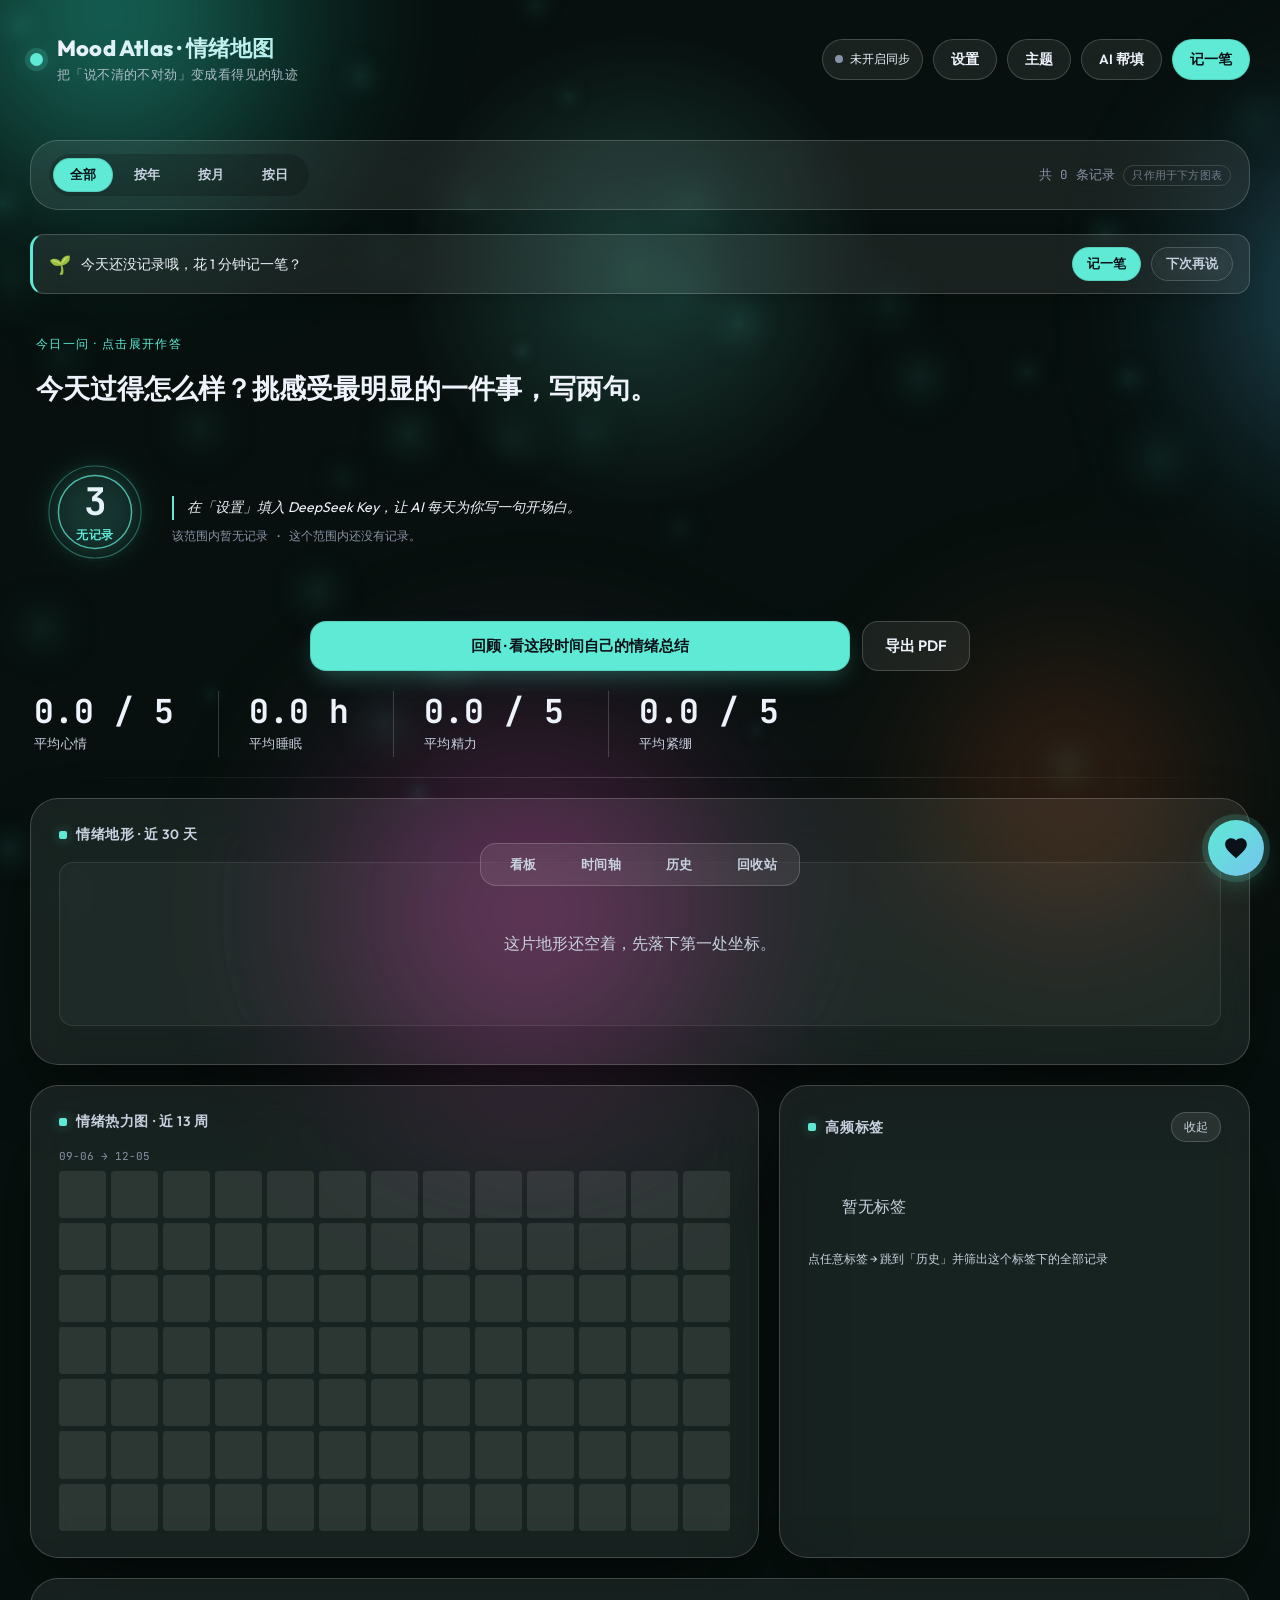
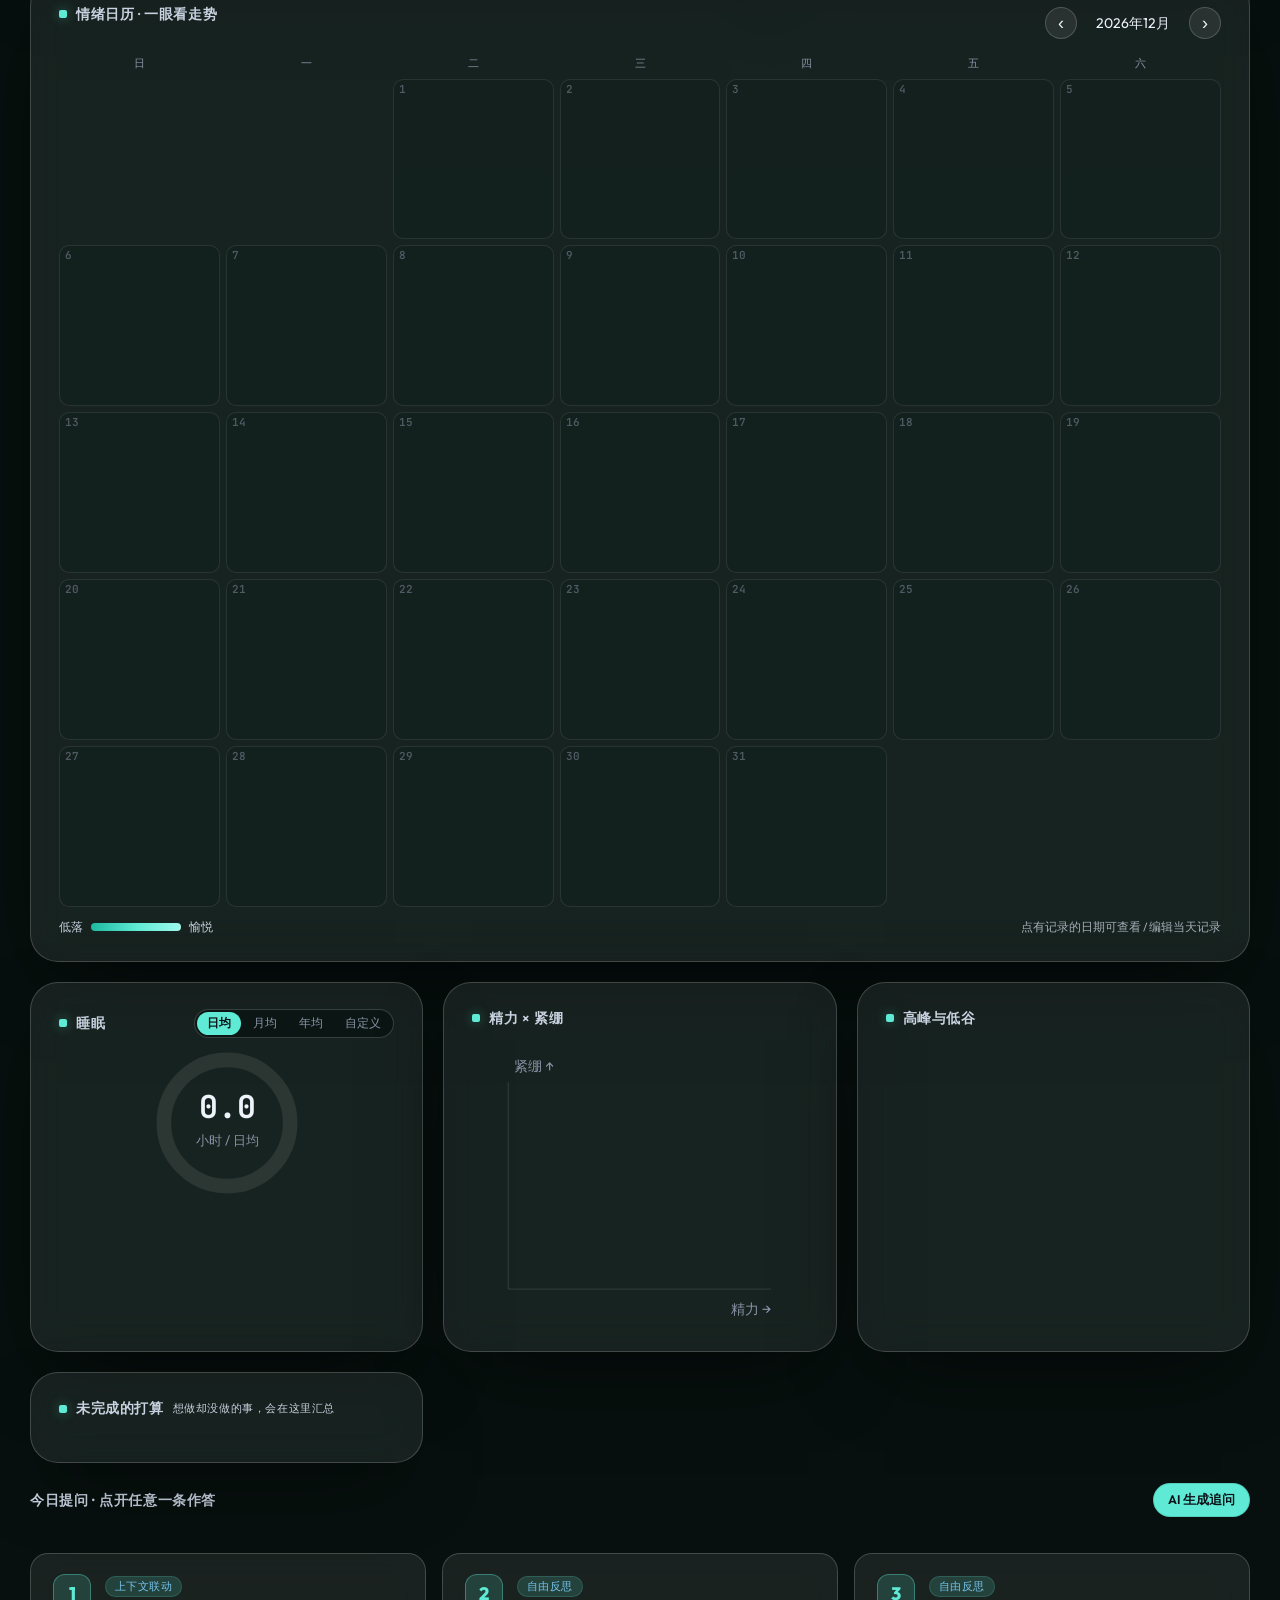
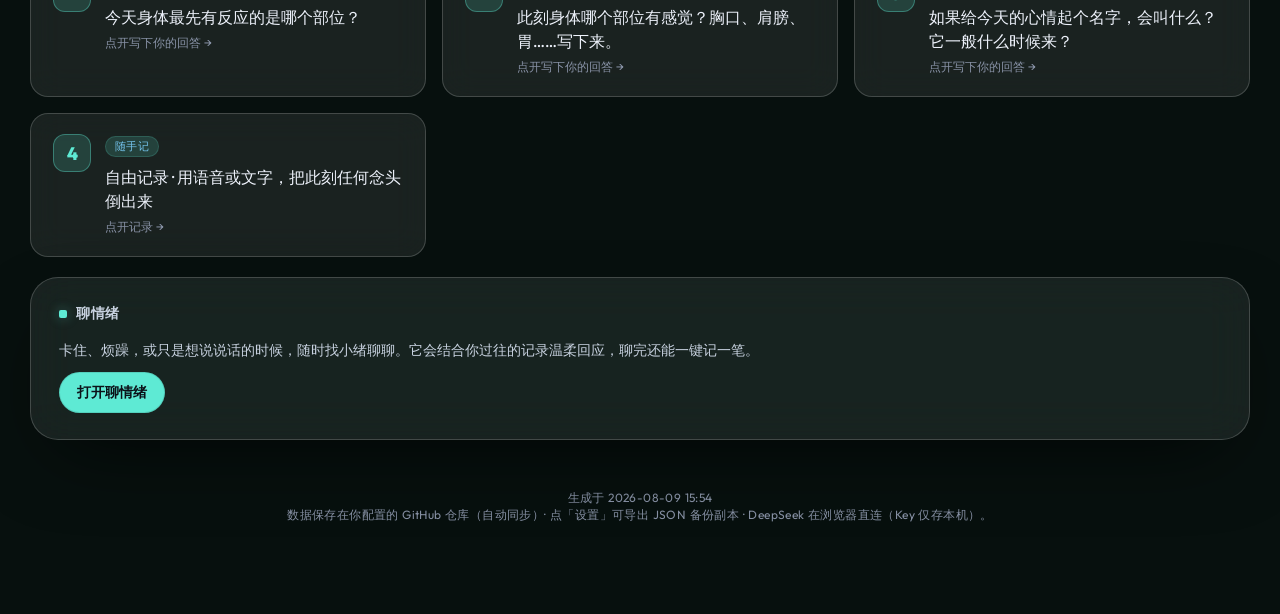
<file: deploy/index.html>
<!DOCTYPE html>
<html lang="zh-CN">
<head>
<meta charset="UTF-8">
<meta name="viewport" content="width=device-width, initial-scale=1.0, viewport-fit=cover">
<meta name="theme-color" content="#0a0e14">
<link rel="manifest" href="manifest.webmanifest">
<link rel="apple-touch-icon" href="icon-192.png">
<meta name="apple-mobile-web-app-capable" content="yes">
<meta name="mobile-web-app-capable" content="yes">
<title>情绪记录 · Mood Atlas</title>
<style>/* ============================================================
   情绪记录 · 设计系统 v3
   流动布局 · 多主题引擎 · 自定义主题色 · 充足动效
   配色体系参考 mliang-ui-design-skill（14 套预验证调色板）
   ============================================================ */

/* ---------- 字体 ---------- */
@import url('https://fonts.googleapis.com/css2?family=Outfit:wght@200;300;400;500;600;700;800&family=JetBrains+Mono:wght@400;500;700&display=swap');

:root {
  /* 背景（近黑墨色，非纯黑） */
  --bg-0: #070910;
  --bg-1: #0b0f1a;
  --bg-2: #11161f;

  --ink: #eef2fb;
  --ink-soft: #c8d2e0;
  --ink-dim: #8892a6;

  --glass: rgba(255, 255, 255, 0.08);
  --glass-2: rgba(255, 255, 255, 0.11);
  --glass-brd: rgba(255, 255, 255, 0.18);
  --glass-in: rgba(255, 255, 255, 0.14);

  --line: rgba(255, 255, 255, 0.09);

  --r-xl: 36px;
  --r-lg: 28px;
  --r-md: 18px;
  --r-sm: 13px;
  --shadow: 0 30px 80px -28px rgba(0, 0, 0, 0.72);
  --shadow-soft: 0 14px 40px -22px rgba(0, 0, 0, 0.6);

  --font-display: 'Outfit', 'PingFang SC', 'Microsoft YaHei', system-ui, sans-serif;
  --font-body: 'PingFang SC', 'Microsoft YaHei', 'Outfit', system-ui, sans-serif;
  --font-mono: 'JetBrains Mono', ui-monospace, 'SF Mono', monospace;

  /* 强调色（运行时由 derivePalette() 从单一主题色派生；此处为兜底默认） */
  --accent: #5eead4;

  /* 心情语义色（由主题引擎注入，跟随 --accent 变化；此处为兜底） */
  --mood-low: #6366f1;
  --mood-mid: #5eead4;
  --mood-high: #fb7185;
  --accent-2: #38bdf8;
  --accent-soft: rgba(94, 234, 212, 0.16);
  --accent-glow: rgba(94, 234, 212, 0.36);
  --a1: #5eead4;
  --a2: #38bdf8;
  --a3: #c084fc;
  --a4: #818cf8;

  /* 文字色：根据底色亮度自动选深/浅，保证任意主题色下都清晰可读（由 derivePalette 注入，此处为兜底） */
  --on-accent: #0b1118;
  --on-mood-low: #ffffff;
  --on-mood-mid: var(--on-accent);
  --on-mood-high: var(--on-accent);

  /* 语义/状态色：全部从主题色家族派生，不再写死绿/黄/红 */
  --src-good: var(--accent);
  --src-mid: var(--accent-2);
  --src-bad: var(--a3);
  --corr-pos: var(--accent);
  --corr-neg: var(--a3);
  --ok: var(--accent);
  --warn: var(--accent-2);
  --bad: var(--a3);
  --on-ok: var(--on-accent);
  --on-warn: var(--on-accent);
  --on-bad: #ffffff;

  /* 各维度数据色（图表/概览） */
  --energy: var(--accent-2);
  --sleep: var(--a3);
  --tension: var(--a4);
}

/* 所有主题色均由 JS derivePalette() 从单一主题色实时派生（见 app.js），这里不再写死，避免多来源冲突 */
[data-theme="light"] {
  --bg-0: #e9edf6;
  --bg-1: #f3f6fc;
  --bg-2: #ffffff;
  --ink: #0f172a;
  --ink-soft: #334155;
  --ink-dim: #64748b;
  --glass: rgba(255, 255, 255, 0.58);
  --glass-2: rgba(255, 255, 255, 0.8);
  --glass-brd: rgba(20, 40, 80, 0.12);
  --glass-in: rgba(255, 255, 255, 0.7);
  --line: rgba(20, 40, 80, 0.08);
  --shadow: 0 30px 70px -30px rgba(40, 60, 110, 0.42);
  --accent-soft: rgba(14, 165, 145, 0.14);
  --accent-glow: rgba(14, 165, 145, 0.28);
}

* { box-sizing: border-box; margin: 0; padding: 0; }
html { scroll-behavior: smooth; }

body {
  font-family: var(--font-body);
  color: var(--ink);
  background: var(--bg-0);
  min-height: 100vh;
  min-height: 100dvh;
  overflow-x: hidden;
  -webkit-font-smoothing: antialiased;
  -webkit-text-size-adjust: 100%;
  text-size-adjust: 100%;
  transition: background 0.7s ease, color 0.7s ease;
}

/* ---------- 全屏柔光粒子画布（替换原"星星网线"） ---------- */
#bg { position: fixed; inset: 0; z-index: 0; width: 100%; height: 100%; pointer-events: none; }

/* ---------- 鼠标跟随聚光 ---------- */
.glow {
  position: fixed; inset: 0; z-index: 1; pointer-events: none;
  background: radial-gradient(380px circle at var(--mx, 50%) var(--my, 30%),
              var(--accent-glow), transparent 62%);
  opacity: 0.55; transition: background 0.2s ease; mix-blend-mode: screen;
}
[data-theme="light"] .glow { mix-blend-mode: multiply; opacity: 0.4; }

/* ---------- 极光动态背景 ---------- */
.aurora {
  position: fixed; inset: -20% -20% -20% -20%; z-index: 0;
  filter: blur(80px) saturate(140%); opacity: 0.5; pointer-events: none;
}
.aurora span {
  position: absolute; width: 46vw; height: 46vw; border-radius: 50%;
  mix-blend-mode: screen; animation: drift 28s ease-in-out infinite;
}
.aurora .a1 { background: radial-gradient(circle, var(--a1), transparent 62%); top: -8%; left: 4%; animation-delay: 0s; }
.aurora .a2 { background: radial-gradient(circle, var(--a2), transparent 62%); top: 18%; right: -6%; animation-delay: -7s; width: 40vw; height: 40vw; }
.aurora .a3 { background: radial-gradient(circle, var(--a3), transparent 62%); bottom: -12%; left: 26%; animation-delay: -14s; width: 50vw; height: 50vw; opacity: 0.7; }
.aurora .a4 { background: radial-gradient(circle, var(--a4), transparent 62%); bottom: 6%; right: 14%; animation-delay: -20s; width: 34vw; height: 34vw; opacity: 0.55; }
[data-theme="light"] .aurora { opacity: 0.42; }
[data-theme="light"] .aurora span { mix-blend-mode: multiply; }

@keyframes drift {
  0%, 100% { transform: translate(0, 0) scale(1); }
  33% { transform: translate(6vw, 4vh) scale(1.12); }
  66% { transform: translate(-5vw, -3vh) scale(0.94); }
}

/* 背景不叠加颗粒 / 波浪线纹理 */

/* ---------- 容器 ---------- */
.wrap { position: relative; z-index: 2; max-width: 1320px; margin: 0 auto; padding: 34px 30px 90px; }

.topbar { display: flex; align-items: center; justify-content: space-between; gap: 18px; margin-bottom: 22px; }
.brand { display: flex; align-items: center; gap: 14px; }
.brand .dot {
  width: 13px; height: 13px; border-radius: 50%; background: var(--accent);
  box-shadow: 0 0 0 5px var(--accent-soft), 0 0 22px var(--accent-glow);
  animation: pulse 3.4s ease-in-out infinite;
}
@keyframes pulse { 0%, 100% { transform: scale(1); } 50% { transform: scale(1.25); } }
.brand h1 {
  font-family: var(--font-display); font-weight: 800; font-size: 22px; letter-spacing: 0.2px;
  background: linear-gradient(100deg, var(--ink), var(--accent));
  -webkit-background-clip: text; background-clip: text; color: transparent;
  background-size: 220% 100%; animation: shimmer 9s ease infinite;
}
@keyframes shimmer { 0%, 100% { background-position: 0% 50%; } 50% { background-position: 100% 50%; } }
.brand .sub { font-size: 12.5px; color: var(--ink-soft); margin-top: 2px; letter-spacing: 0.4px; opacity: .85; }

.tools { display: flex; gap: 10px; }
.btn {
  font-family: var(--font-display); font-size: 13.5px; font-weight: 600;
  color: var(--ink); background: var(--glass); border: 1px solid var(--glass-brd);
  padding: 10px 17px; border-radius: 999px; cursor: pointer;
  backdrop-filter: blur(14px); -webkit-backdrop-filter: blur(14px);
  transition: transform 0.18s cubic-bezier(.2,.8,.2,1), background 0.2s, border-color 0.2s, box-shadow 0.2s;
  position: relative; overflow: hidden; will-change: transform; touch-action: manipulation;
}
.btn:hover { background: var(--glass-2); border-color: var(--accent); box-shadow: 0 0 22px -6px var(--accent-glow); }
.btn:active { transform: scale(0.95); }
.btn.primary { background: var(--accent); color: var(--on-accent); border: 1px solid color-mix(in srgb, var(--on-accent) 12%, transparent); }
[data-theme="light"] .btn.primary { color: var(--on-accent); }
.btn.primary:hover { filter: brightness(1.08); border-color: color-mix(in srgb, var(--on-accent) 24%, transparent); box-shadow: 0 0 28px -4px var(--accent-glow); }
.btn.voice.on { background: var(--accent); color: var(--on-accent); border-color: color-mix(in srgb, var(--on-accent) 16%, transparent); animation: vc 1.3s ease-out infinite; }
.btn.sm { padding: 7px 14px; font-size: 12.5px; border-radius: 999px; }
.btn.active { background: var(--accent-soft); border-color: var(--accent); color: var(--accent); }
.btn:disabled { opacity: 0.55; cursor: not-allowed; box-shadow: none; }

/* 大屏更紧凑密集：电脑端信息密度高于手机端 */
@media (min-width: 1100px) {
  .row2, .row3, .qa-grid { gap: 16px; margin-top: 16px; }
  .panel { padding: 20px 22px; }
  .glance { gap: 14px; }
}

/* ---------- AI 对话 ---------- */
.ai-box { margin-top: 30px; padding: 22px; border-radius: var(--r-md); background: var(--glass); border: 1px solid var(--glass-brd); backdrop-filter: blur(20px); -webkit-backdrop-filter: blur(20px); }
.ai-chat { display: flex; flex-direction: column; gap: 10px; max-height: 320px; overflow-y: auto; margin-top: 12px; padding: 4px 2px; }
.ai-chat:empty { display: flex; align-items: center; justify-content: center; min-height: 110px; text-align: center; }
.ai-chat:empty::before { content: '还没有对话。写点今天的感受，小绪会结合你的记录回应你～'; color: var(--ink-dim); font-size: 12.5px; line-height: 1.65; max-width: 260px; padding: 0 16px; }
.ai-row { margin-top: 14px; }
.ai-record-prompt { display: flex; align-items: center; gap: 10px; flex-wrap: wrap; margin-top: 14px; padding: 12px 14px; border-radius: var(--r-md); background: color-mix(in srgb, var(--accent) 10%, var(--bg-1)); border: 1px solid color-mix(in srgb, var(--accent) 30%, transparent); }
.ai-record-prompt .arp-txt { font-size: 13px; color: var(--ink); flex: 1 1 auto; min-width: 140px; }
.ai-input-wrap { position: relative; display: flex; align-items: center; width: 100%; }
#aiInput {
  width: 100%; min-height: 50px; max-height: 110px; resize: none; overflow-y: auto;
  padding: 11px 64px 11px 16px; border-radius: var(--r-lg);
  background: var(--bg-1); border: 1px solid var(--glass-brd);
  color: var(--ink); font-family: var(--font-body); font-size: 14px; line-height: 1.6;
  transition: border-color 0.2s, box-shadow 0.2s;
}
#aiInput:focus { outline: none; border-color: var(--accent); box-shadow: 0 0 0 4px var(--accent-soft); }
#aiInput::placeholder { color: var(--ink-dim); }
#aiSend {
  position: absolute; right: 5px; top: 50%; transform: translateY(-50%);
  height: 32px; padding: 0 14px; font-size: 12px; border-radius: 999px;
  font-weight: 600; letter-spacing: 0.2px;
}
@media (max-width: 640px) {
  #aiInput { min-height: 46px; max-height: 96px; padding: 10px 58px 10px 14px; font-size: 16px; }
  #aiSend { height: 28px; padding: 0 11px; font-size: 11.5px; right: 4px; }
}
.bubble { max-width: 86%; padding: 11px 14px; border-radius: 14px; font-size: 14px; line-height: 1.6; white-space: pre-wrap; word-break: break-word; }
.bubble.user { align-self: flex-end; background: var(--accent); color: var(--on-accent); border-bottom-right-radius: 4px; }
[data-theme="light"] .bubble.user { color: var(--on-accent); }
.bubble.ai { align-self: flex-start; background: var(--glass-2); border: 1px solid var(--glass-brd); color: var(--ink); border-bottom-left-radius: 4px; }

/* ---------- 设置弹窗 ---------- */
.set-block { margin-top: 6px; }
.set-block label { display: block; font-size: 12.5px; color: var(--ink-soft); margin: 14px 0 7px; }
.set-row { display: flex; gap: 10px; flex-wrap: wrap; }
.set-save-row { margin-top: 14px; }
.set-save-row .btn { width: 100%; justify-content: center; padding: 12px 14px; font-size: 14px; font-weight: 600; }
.set-row input[type="password"], .set-row select { flex: 1; min-width: 160px; }
.set-row input, .set-row select { font-family: var(--font-mono); font-size: 13px; color: var(--ink); background: var(--glass-2); border: 1px solid var(--glass-brd); padding: 10px 12px; border-radius: 10px; }
.set-row.nowrap { flex-wrap: nowrap; }
.set-row.nowrap input[type="password"] { min-width: 0; }
.set-row.grid2 { display: grid; grid-template-columns: 1fr 1fr; gap: 10px; }
.set-row.grid2 .btn { width: 100%; justify-content: center; }
.set-row.stay1 { flex-wrap: nowrap; flex-direction: row; align-items: stretch; }
.set-row.stay1 .btn { flex: 1; min-width: 0; white-space: nowrap; }

/* ---------- 密码框：显示/隐藏眼睛 + Key 格式提示 ---------- */
.pwd-wrap { position: relative; display: flex; align-items: center; flex: 1; min-width: 0; }
.pwd-wrap input { width: 100%; padding-right: 2.6em; }
.eye-btn {
  position: absolute; right: 0.4em; top: 50%; transform: translateY(-50%);
  width: 1.9em; height: 1.9em; display: inline-flex; align-items: center; justify-content: center;
  border: none; background: transparent; cursor: pointer;
  color: var(--ink-dim); font-size: 1.05em; line-height: 1; border-radius: 50%;
  transition: color .15s, background .15s;
}
.eye-btn:hover { color: var(--accent); background: var(--accent-soft); }
.key-hint { font-size: 12px; line-height: 1.45; margin-top: 6px; min-height: 1em; color: var(--ink-dim); }
.key-hint.bad { color: var(--bad); }
.key-hint.ok { color: var(--accent); }
.set-divider { height: 1px; background: var(--glass-brd); margin: 18px 0 4px; }

/* 分段控件（个人 / 共享） */
.seg { display: flex; gap: 4px; background: rgba(0,0,0,.18); padding: 4px; border-radius: 999px; margin: 10px 0 2px; }
[data-theme="light"] .seg { background: rgba(20,40,80,.08); }
.seg-btn { flex: 1; border: none; background: transparent; color: var(--ink-soft); font-size: 13px; padding: 8px 0; border-radius: 999px; cursor: pointer; transition: background .2s, color .2s; font-family: inherit; }
.seg-btn.active { background: var(--accent); color: var(--on-accent); font-weight: 600; box-shadow: inset 0 0 0 1px color-mix(in srgb, var(--on-accent) 12%, transparent); }
.set-hint { font-size: 11.5px; color: var(--ink-dim); line-height: 1.5; margin: 6px 2px 2px; }
.set-ver { font-size: 11px; color: var(--ink-dim); opacity: .62; text-align: right; margin: 14px 2px 0; letter-spacing: .02em; }
.gh-guide {
  font-size: 11.5px; line-height: 1.6; color: var(--ink-dim);
  background: var(--glass-2); border: 1px solid var(--glass-brd);
  border-radius: 10px; padding: 9px 11px; margin: 8px 0 4px;
}
.gh-guide a { color: var(--accent); text-decoration: none; border-bottom: 1px solid color-mix(in srgb, var(--accent) 45%, transparent); }
.gh-guide a:hover { border-bottom-color: var(--accent); }
.set-block input[type="text"], .set-block input[type="password"], .set-block select {
  width: 100%; font-family: var(--font-mono); font-size: 13px; color: var(--ink);
  background: var(--glass-2); border: 1px solid var(--glass-brd); padding: 10px 12px; border-radius: 10px;
  transition: border-color .2s, box-shadow .2s;
}
.set-block input[type="text"]:focus, .set-block input[type="password"]:focus, .set-block select:focus { outline: none; border-color: var(--accent); box-shadow: 0 0 0 4px var(--accent-soft); }
/* 带眼睛的密码框（DeepSeek 钥匙 / GitHub 令牌）：右边留眼睛空间，其余与上面完全一致，保证所有设置输入框外观统一 */
.set-block .pwd-wrap input { padding-right: 2.6em; }

/* 开关（设置面板内 .switch） */
.switch { display: inline-flex; align-items: center; gap: 9px; font-size: 13px; color: var(--ink-soft); cursor: pointer; user-select: none; }
.switch input { appearance: none; -webkit-appearance: none; width: 40px; height: 23px; border-radius: 999px; background: var(--glass-2); border: 1px solid var(--glass-brd); position: relative; cursor: pointer; transition: background .2s, border-color .2s; flex: 0 0 auto; }
.switch input::after { content: ""; position: absolute; top: 2px; left: 2px; width: 17px; height: 17px; border-radius: 50%; background: var(--ink-dim); transition: transform .2s, background .2s; }
.switch input:checked { background: var(--accent); border-color: color-mix(in srgb, var(--on-accent) 16%, transparent); }
.switch input:checked::after { transform: translateX(17px); background: var(--on-accent); }

@keyframes vc { 0% { box-shadow: 0 0 0 0 var(--accent-glow); } 70% { box-shadow: 0 0 0 13px rgba(0,0,0,0); } 100% { box-shadow: 0 0 0 0 rgba(0,0,0,0); } }

/* ---------- 时间筛选器 ---------- */
.timebar {
  display: flex; align-items: center; gap: 16px; flex-wrap: wrap;
  margin-bottom: 24px; padding: 13px 18px;
  background: var(--glass); border: 1px solid var(--glass-brd); border-radius: var(--r-lg);
  backdrop-filter: blur(16px); -webkit-backdrop-filter: blur(16px);
}
.tb-seg { display: flex; gap: 4px; background: rgba(0,0,0,.18); padding: 4px; border-radius: 999px; }
[data-theme="light"] .tb-seg { background: rgba(20,40,80,.08); }
.tb-btn {
  font-family: var(--font-display); font-size: 13px; font-weight: 600; color: var(--ink-soft);
  background: transparent; border: none; padding: 8px 17px; border-radius: 999px; cursor: pointer;
  transition: all .2s;
}
.tb-btn:hover { color: var(--ink); }
.tb-btn.active { background: var(--accent); color: var(--on-accent); box-shadow: inset 0 0 0 1px color-mix(in srgb, var(--on-accent) 12%, transparent); }
.tb-pick { display: flex; gap: 8px; align-items: center; }
.tb-pick select {
  font-family: var(--font-body); font-size: 13px; color: var(--ink);
  background: var(--bg-2); border: 1px solid var(--glass-brd); border-radius: 10px;
  padding: 7px 12px; cursor: pointer;
}
.tb-pick input[type=date] {
  font-family: var(--font-body); font-size: 13px; color: var(--ink);
  background: var(--bg-2); border: 1px solid var(--glass-brd); border-radius: 10px; padding: 6px 10px;
}
.tb-label { margin-left: auto; font-size: 12.5px; color: var(--ink-dim); font-family: var(--font-mono); }

/* ---------- 流动布局（去方框化） ---------- */
.hero {
  display: flex; align-items: center; gap: 38px; flex-wrap: wrap;
  padding: 18px 6px 30px; position: relative;
}
.orb-wrap { position: relative; width: 184px; height: 184px; flex: 0 0 auto; }
.orb-wrap svg { width: 100%; height: 100%; overflow: visible; }
.orb-ring { transform-origin: center; animation: spin 24s linear infinite; }
@keyframes spin { to { transform: rotate(360deg); } }
.orb-core { animation: breathe 5s ease-in-out infinite; transform-origin: center; }
@keyframes breathe { 0%, 100% { transform: scale(1); } 50% { transform: scale(1.05); } }
.orb-val { position: absolute; inset: 0; display: flex; flex-direction: column; align-items: center; justify-content: center; pointer-events: none; }
.orb-val .num { font-family: var(--font-mono); font-size: 52px; font-weight: 700; color: var(--ink); line-height: 1; transition: color .6s ease; text-shadow: 0 2px 16px rgba(0,0,0,.35); }
.orb-val .lab { font-size: 11.5px; letter-spacing: .6px; margin-top: 7px; font-weight: 600; }

.hero-meta { flex: 1; min-width: 280px; }
.hero-q { flex: 1 1 100%; }
.hero-q .q-label { font-size: 12px; color: var(--accent); letter-spacing: 1.4px; text-transform: uppercase; margin-bottom: 12px; display: inline-flex; align-items: center; gap: 7px; }
.hero-meta .q-label::after { content: "→"; opacity: 0.6; }
.today-q {
  font-family: var(--font-display); font-size: 27px; font-weight: 600; line-height: 1.42;
  color: var(--ink); cursor: pointer; padding: 4px 0; transition: color 0.25s;
}
.today-q:hover { color: var(--accent); }
.today-q .cursor { display: inline-block; width: 2px; height: 24px; background: var(--accent); margin-left: 3px; vertical-align: -4px; animation: blink 1s steps(2) infinite; }
@keyframes blink { 50% { opacity: 0; } }
.hero-meta .date { font-size: 13px; color: var(--ink-dim); margin-top: 16px; font-family: var(--font-mono); }
.hero-meta .hero-sub { margin-top: 14px; font-size: 13.5px; color: var(--ink-soft); line-height: 1.7; max-width: 560px; }

/* 共享模式：去掉两个分人矩形卡片，只显示一句整体的 AI 开场白 */
.hero-shared .hp-single { padding: 0; border: none; background: transparent; box-shadow: none; backdrop-filter: none; -webkit-backdrop-filter: none; flex: 1 1 100%; align-items: flex-start; }
.hero-shared .hp-single .hp-ai { font-size: 16px; line-height: 1.75; color: var(--ink); font-style: italic; max-width: 640px; margin-top: 4px; padding-left: 2px; }
.hero-persons { display: flex; align-items: stretch; gap: 26px; flex-wrap: wrap; width: 100%; margin-top: 4px; }
.hp { display: flex; align-items: center; gap: 18px; flex: 1 1 300px; min-width: 260px; }
.hp-shared { padding: 12px 16px; border: 1px solid var(--glass-brd); border-radius: 18px; background: var(--glass); backdrop-filter: blur(14px); -webkit-backdrop-filter: blur(14px); box-shadow: 0 10px 30px -20px rgba(0,0,0,.5); }
.hp .orb-wrap { width: 118px; height: 118px; flex: 0 0 auto; }
.hp .orb-val .num { font-size: 38px; }
.hp .orb-badge { position: absolute; right: -2px; top: -2px; width: 38px; height: 38px; border-radius: 50%; background: var(--bg-2); border: 2px solid var(--glass-brd); display: flex; align-items: center; justify-content: center; font-size: 20px; box-shadow: 0 4px 14px rgba(0,0,0,.3); z-index: 3; }
.hp-meta { flex: 1; min-width: 0; }
.hp-name { font-size: 15px; font-weight: 600; color: var(--ink); margin-bottom: 6px; }
.hp-ai { margin-top: 8px; font-size: 13.5px; }
.hp-sub { margin-top: 8px; font-size: 12px; color: var(--ink-dim); font-family: var(--font-mono); }
@media (max-width: 640px) {
  .hero-persons { gap: 14px; }
  .hp { flex: 1 1 100%; }
  .hp-shared { padding: 12px; }
  /* 共享模式手机端只显示「我自己」的光球+AI一句话，避免两人卡片上下叠占满首屏 */
  .hero-shared .hp:not(.hp-self) { display: none; }
  .hero-shared .hp-self { flex: 1 1 100%; }
  /* 手机端不要光球：隐藏首页光球，只留 AI 一句话和统计 */
  .hp .orb-wrap { display: none; }
}

/* 概览：重排版（竖分隔线 + 统一间距） */
.glance { display: flex; align-items: stretch; flex-wrap: wrap; margin: 4px 0 6px; }
.pill {
  display: flex; flex-direction: column; gap: 7px;
  padding: 4px 30px; border-left: 1px solid var(--glass-brd);
}
.pill:first-child { border-left: none; padding-left: 4px; }
.pill .v { font-family: var(--font-mono); font-size: 33px; font-weight: 700; color: var(--ink); line-height: 1; transition: color .4s; }
.pill .v small { font-size: 13px; color: var(--ink-dim); font-weight: 500; margin-left: 2px; }
.pill .k { font-size: 12.5px; color: var(--ink-soft); letter-spacing: 0.3px; }
.pill:hover .v { color: var(--accent); }

.divider { height: 1px; width: 100%; margin: 14px 0; background: linear-gradient(90deg, transparent, var(--glass-brd), transparent); }

/* 面板：玻璃、大圆角、极淡描边，弱化"框感" */
.panel {
  position: relative; overflow: hidden;
  background: var(--glass); border: 1px solid var(--glass-brd);
  border-radius: var(--r-lg); padding: 26px 28px;
  backdrop-filter: blur(22px) saturate(140%); -webkit-backdrop-filter: blur(22px) saturate(140%);
  box-shadow: var(--shadow); transition: transform 0.3s cubic-bezier(.2,.8,.2,1), border-color 0.3s, box-shadow 0.3s;
}
.panel.ghost { background: transparent; border: none; box-shadow: none; backdrop-filter: none; -webkit-backdrop-filter: none; padding-left: 4px; padding-right: 4px; }
.panel h2 {
  font-family: var(--font-display); font-size: 13.5px; font-weight: 600;
  color: var(--ink-soft); letter-spacing: 0.6px; text-transform: uppercase;
  margin-bottom: 18px; display: flex; align-items: center; gap: 9px;
}
.panel h2 .ic { width: 8px; height: 8px; border-radius: 2px; background: var(--accent); box-shadow: 0 0 12px var(--accent-glow); }

.row2 { display: grid; grid-template-columns: 1.55fr 1fr; gap: 20px; margin-top: 20px; }
.row3 { display: grid; grid-template-columns: 1fr 1fr 1fr; gap: 20px; margin-top: 20px; }

/* 看板垂直节奏统一：所有区块之间等距，避免热力图/标签行与日历之间缝隙突兀 */
#bento > * { margin: 0; }
#bento > * + * { margin-top: 20px; }

/* ---------- 图表通用 ---------- */
.chart { width: 100%; display: block; }
.legend { display: flex; gap: 16px; flex-wrap: wrap; margin-top: 14px; font-size: 12px; color: var(--ink-soft); }
.legend i { display: inline-block; width: 11px; height: 11px; border-radius: 3px; margin-right: 6px; vertical-align: -1px; }
.tip {
  position: fixed; z-index: 60; pointer-events: none; opacity: 0; transform: translateY(6px);
  background: var(--bg-2); border: 1px solid var(--glass-brd); border-radius: 12px;
  padding: 10px 13px; font-size: 12.5px; color: var(--ink); box-shadow: var(--shadow);
  transition: opacity 0.15s, transform 0.15s; max-width: 250px; line-height: 1.55;
}
.tip b { color: var(--accent); font-family: var(--font-mono); }

/* 热力图 */
.heat { display: grid; grid-auto-flow: column; grid-template-rows: repeat(7, 1fr); gap: 5px; }
.heat .cell { width: 100%; aspect-ratio: 1; border-radius: 4px; background: var(--line, rgba(255,255,255,.06)); transition: transform 0.15s; }
.heat .cell:hover { transform: scale(1.4); }
.heat-months { display: flex; justify-content: space-between; font-size: 11px; color: var(--ink-dim); margin-bottom: 8px; font-family: var(--font-mono); }

/* 标签：流动词云 chips */
.tagcloud { display: grid; grid-template-columns: repeat(auto-fill, minmax(96px, 1fr)); gap: 10px; align-content: flex-start; }
.chip {
  display: inline-flex; align-items: center; gap: 8px;
  padding: 9px 12px; border-radius: 999px; font-size: 13.5px; color: var(--ink);
  background: var(--glass); border: 1px solid var(--glass-brd);
  transition: transform 0.2s, border-color 0.2s, background 0.2s;
  min-width: 0;
}
.chip .au {
  width: 8px; height: 8px; border-radius: 50%; flex: 0 0 auto;
  box-shadow: 0 0 0 1.5px var(--bg-1);
}
.chip:hover { border-color: var(--accent); background: var(--glass-2); box-shadow: 0 0 18px -8px var(--accent-glow); }
.chip .n { font-family: var(--font-mono); font-size: 12px; color: var(--accent); }

/* 睡眠环 */
.sleep-wrap { display: flex; flex-direction: column; align-items: center; justify-content: center; min-height: 170px; gap: 8px; }

/* 散点 */
#scatter { width: 100%; }

/* 高峰低谷 */
.peaks { display: flex; flex-direction: column; gap: 16px; }
.peak { padding: 14px 16px; border-radius: var(--r-md); background: var(--glass); border: 1px solid var(--glass-brd); }
.peak .t { font-size: 12px; color: var(--ink-dim); }
.peak .d { font-size: 15px; margin-top: 5px; color: var(--ink); font-family: var(--font-mono); }
.peak .n { font-size: 12.5px; color: var(--ink-soft); margin-top: 4px; }

/* ---------- 提问列表（可点击作答） ---------- */
.qalist { margin-top: 30px; }
.qa-grid { display: grid; grid-template-columns: repeat(auto-fit, minmax(320px, 1fr)); gap: 16px; margin-top: 16px; }

.qa-item {
  position: relative; cursor: pointer; overflow: hidden;
  padding: 20px 22px; border-radius: var(--r-md);
  background: var(--glass); border: 1px solid var(--glass-brd);
  backdrop-filter: blur(16px); -webkit-backdrop-filter: blur(16px);
  transition: transform 0.25s cubic-bezier(.2,.8,.2,1), border-color 0.25s, box-shadow 0.25s;
  display: flex; align-items: flex-start; gap: 14px;
}
.qa-item:hover { transform: translateY(-4px); border-color: var(--accent); box-shadow: 0 0 26px -8px var(--accent-glow); }
.qa-item .qmark {
  flex: 0 0 auto; width: 38px; height: 38px; border-radius: 12px;
  display: flex; align-items: center; justify-content: center;
  font-family: var(--font-display); font-weight: 800; font-size: 18px; color: var(--accent);
  background: var(--accent-soft); border: 1px solid var(--accent-glow);
}
.qa-item .qbody { flex: 1; }
.qa-item .qtag {
  display: inline-block; font-size: 10.5px; color: var(--accent-2);
  border: 1px solid var(--accent-soft); background: var(--accent-soft);
  padding: 2px 9px; border-radius: 999px; margin-bottom: 8px; letter-spacing: .4px;
}
.qa-item .qtext { font-size: 15.5px; color: var(--ink); line-height: 1.55; font-family: var(--font-display); font-weight: 500; }
.qa-item .qhint { font-size: 12px; color: var(--ink-dim); margin-top: 6px; }
.qa-item .badge {
  position: absolute; top: 14px; right: 16px; font-size: 11px; font-weight: 600;
  color: var(--accent); background: var(--accent-soft); border: 1px solid var(--accent-glow);
  padding: 3px 9px; border-radius: 999px; opacity: 0; transform: scale(0.85); transition: all 0.25s;
}
.qa-item.done .badge { opacity: 1; transform: scale(1); }
.qa-item.done { border-color: var(--accent); }
.qa-item .arrow { position: absolute; bottom: 14px; right: 16px; color: var(--ink-dim); font-size: 13px; transition: transform 0.2s, color 0.2s; }
.qa-item:hover .arrow { color: var(--accent); transform: translateX(4px); }

/* ---------- 模态框（提问作答） ---------- */
.scrim {
  position: fixed; inset: 0; z-index: 90; background: rgba(4, 7, 14, 0.72);
  opacity: 0; pointer-events: none; transition: opacity 0.3s;
}
.scrim.show { opacity: 1; pointer-events: auto; }
.modal {
  position: fixed; z-index: 100; left: 50%; top: 50%; transform: translate(-50%, -46%) scale(0.94);
  width: min(560px, 92vw); max-height: 88vh; overflow: auto;
  background: var(--bg-2); border: 1px solid var(--glass-brd); border-radius: var(--r-xl);
  box-shadow: var(--shadow); padding: 30px 32px; opacity: 0; pointer-events: none;
  transition: opacity 0.3s, transform 0.35s cubic-bezier(.2,.8,.2,1);
}
.modal.show { opacity: 1; pointer-events: auto; transform: translate(-50%, -50%) scale(1); }
.modal .mclose { position: absolute; top: 18px; right: 20px; cursor: pointer; color: var(--ink-dim); font-size: 22px; line-height: 1; transition: color 0.2s; }
.modal .mclose:hover { color: var(--accent); }
.modal .mtag { font-size: 12px; color: var(--accent); letter-spacing: 1px; text-transform: uppercase; }
.modal h3 { font-family: var(--font-display); font-size: 22px; font-weight: 700; margin: 10px 0 16px; line-height: 1.4; color: var(--ink); }
.modal .prompts { margin: -4px 0 14px; }
.qhint-inline { font-size: 12.5px; color: var(--ink-soft); line-height: 1.5; }
.qhint-inline::before { content: "提示："; color: var(--accent); margin-right: 4px; }
.modal textarea {
  width: 100%; min-height: 120px; resize: vertical;
  background: var(--bg-1); border: 1px solid var(--line-strong, var(--glass-brd)); border-radius: var(--r-sm);
  color: var(--ink); font-family: var(--font-body); font-size: 14.5px; padding: 14px 16px; line-height: 1.6;
  transition: border-color 0.2s, box-shadow 0.2s;
}
.modal textarea:focus { outline: none; border-color: var(--accent); box-shadow: 0 0 0 4px var(--accent-soft); }
.modal .mactions { display: flex; gap: 10px; margin-top: 16px; flex-wrap: wrap; }
.modal .msaved { color: var(--accent); font-size: 13px; margin-top: 12px; min-height: 16px; line-height: 1.5; opacity: 0; transition: opacity 0.3s; }
.modal .msaved.show { opacity: 1; }
/* 合并近似标签：AI 建议 + 人工编辑 */
.merge-note { font-size: 12.5px; color: var(--ink-soft); line-height: 1.55; margin: -4px 0 14px; }
.merge-note b { color: var(--accent); font-weight: 600; }
.merge-groups { display: flex; flex-direction: column; gap: 12px; }
.merge-group { border: 1px solid var(--line); border-radius: var(--r-md); padding: 12px 13px; background: var(--bg-1); }
.merge-group-head { display: flex; align-items: center; gap: 8px; margin-bottom: 9px; }
.merge-canon { flex: 1 1 auto; min-width: 0; background: var(--bg-2); border: 1px solid var(--line-strong, var(--glass-brd)); border-radius: var(--r-sm); padding: 6px 10px; color: var(--ink); font-size: 13.5px; font-weight: 600; }
.merge-canon:focus { outline: none; border-color: var(--accent); }
.merge-group-del { flex: 0 0 auto; background: none; border: none; color: var(--ink-dim); cursor: pointer; font-size: 12px; padding: 4px 6px; border-radius: 6px; white-space: nowrap; }
.merge-group-del:hover { color: #ff7a85; background: var(--line); }
.merge-aliases { display: flex; flex-wrap: wrap; gap: 6px; align-items: center; }
.merge-chip { display: inline-flex; align-items: center; gap: 5px; background: var(--accent-soft); color: var(--accent); border-radius: 999px; padding: 3px 4px 3px 10px; font-size: 12.5px; }
.merge-chip b { font-weight: 500; }
.merge-chip-x { cursor: pointer; border: none; background: rgba(0,0,0,.08); color: inherit; border-radius: 50%; width: 17px; height: 17px; font-size: 12px; line-height: 1; display: inline-flex; align-items: center; justify-content: center; padding: 0; }
.merge-chip-x:hover { background: rgba(0,0,0,.16); }
.merge-add-row { display: flex; gap: 6px; margin-top: 9px; }
.merge-add-input { flex: 1 1 auto; min-width: 0; background: var(--bg-2); border: 1px solid var(--line-strong, var(--glass-brd)); border-radius: var(--r-sm); padding: 5px 9px; color: var(--ink); font-size: 12.5px; }
.merge-add-input:focus { outline: none; border-color: var(--accent); }
.merge-empty { font-size: 13px; color: var(--ink-dim); padding: 6px 0; }
.merge-foot { display: flex; gap: 10px; margin-top: 16px; flex-wrap: wrap; align-items: center; }
.merge-foot .grow { flex: 1 1 auto; }

/* ---------- GitHub 测试连接结果弹窗（独立浮层） ---------- */
.alert-scrim {
  position: fixed; inset: 0; z-index: 120; background: rgba(4, 7, 14, 0.62);
  backdrop-filter: blur(6px); opacity: 0; pointer-events: none; transition: opacity 0.25s;
}
.alert-scrim.show { opacity: 1; pointer-events: auto; }
.alert-modal {
  position: fixed; z-index: 130; left: 50%; top: 50%; transform: translate(-50%, -46%) scale(0.92);
  width: min(420px, 90vw);
  background: var(--bg-2); border: 1px solid var(--glass-brd); border-radius: var(--r-xl);
  box-shadow: var(--shadow); padding: 30px 30px 24px; text-align: center;
  opacity: 0; pointer-events: none; transition: opacity 0.25s, transform 0.3s cubic-bezier(.2,.8,.2,1);
}
.alert-modal.show { opacity: 1; pointer-events: auto; transform: translate(-50%, -50%) scale(1); }
.alert-ico {
  width: 56px; height: 56px; margin: 0 auto 16px; border-radius: 50%;
  display: flex; align-items: center; justify-content: center; font-size: 30px; font-weight: 700; line-height: 1;
}
.alert-modal.ok .alert-ico { color: var(--ok); background: color-mix(in srgb, var(--ok) 14%, transparent); box-shadow: 0 0 0 6px color-mix(in srgb, var(--ok) 8%, transparent); }
.alert-modal.err .alert-ico { color: var(--bad); background: color-mix(in srgb, var(--bad) 14%, transparent); box-shadow: 0 0 0 6px color-mix(in srgb, var(--bad) 8%, transparent); }
.alert-modal h3 { font-family: var(--font-display); font-size: 21px; font-weight: 700; margin: 0 0 10px; color: var(--ink); }
.alert-body { font-size: 14px; line-height: 1.65; color: var(--ink-soft); margin: 0 0 22px; }
.alert-actions { display: flex; justify-content: center; }
/* 同一天多条记录的选择弹窗 */
.daypick-item { display:flex; gap:12px; align-items:flex-start; padding:14px 16px; border:1px solid var(--glass-brd); border-radius:var(--r-md); margin-bottom:10px; cursor:pointer; transition:border-color .2s, background .2s; background:var(--bg-1); }
.daypick-item:hover { border-color:var(--accent); background:var(--bg-2); }
.daypick-item .dp-mood { font-size:20px; font-weight:700; min-width:46px; text-align:center; line-height:1.2; }
.daypick-item .dp-body { flex:1; min-width:0; }
.daypick-item .dp-time { color:var(--ink-dim); font-size:12px; }
.daypick-item .dp-scene { color:var(--ink); margin-top:2px; }
.daypick-item .dp-note { color:var(--ink-soft); font-size:13px; margin-top:4px; overflow:hidden; display:-webkit-box; -webkit-line-clamp:2; -webkit-box-orient:vertical; }
.daypick-item .dp-imp { color:var(--warn); font-size:12px; margin-top:4px; }

/* ---------- 主题面板 ---------- */
.theme-panel {
  position: fixed; z-index: 95; top: 50%; right: 22px; transform: translateY(-50%) translateX(120%);
  width: 290px; padding: 22px; border-radius: var(--r-lg);
  background: var(--bg-2); border: 1px solid var(--glass-brd); box-shadow: var(--shadow);
  backdrop-filter: blur(20px); -webkit-backdrop-filter: blur(20px);
  max-height: 90vh; overflow-y: auto; -webkit-overflow-scrolling: touch; touch-action: manipulation;
  transition: transform 0.45s cubic-bezier(.2,.8,.2,1);
}
.theme-panel.show { transform: translateY(-50%) translateX(0); }
.theme-panel h4 { font-family: var(--font-display); font-size: 14px; color: var(--ink); margin-bottom: 4px; }
.theme-panel .tp-sub { font-size: 11.5px; color: var(--ink-dim); margin-bottom: 16px; }
.swatch-row { display: grid; grid-template-columns: repeat(4, 1fr); gap: 12px; }
.swatch {
  cursor: pointer; aspect-ratio: 1; border-radius: 14px; border: 2px solid transparent;
  position: relative; transition: transform 0.18s, border-color 0.2s; overflow: hidden;
}
.swatch:hover { transform: translateY(-3px) scale(1.05); }
.swatch.active { border-color: var(--on-accent); box-shadow: 0 0 0 2px var(--on-accent); }
.swatch .nm { position: absolute; left: 0; right: 0; bottom: 4px; text-align: center; font-size: 10px; color: var(--on-accent); font-weight: 700; }
[data-theme="light"] .swatch .nm { color: var(--on-accent); }
.tp-divider { height: 1px; background: var(--glass-brd); margin: 18px 0; }
.tp-custom { display: flex; align-items: center; gap: 12px; }
.tp-custom label { font-size: 13px; color: var(--ink-soft); flex: 1; }
.tp-custom input[type=color] {
  width: 46px; height: 46px; border: none; background: none; border-radius: 12px; cursor: pointer; padding: 0;
}
.tp-custom input[type=color]::-webkit-color-swatch-wrapper { padding: 0; }
.tp-custom input[type=color]::-webkit-color-swatch { border: 1px solid var(--glass-brd); border-radius: 12px; }
.tp-toggle { display: flex; gap: 8px; margin-top: 16px; }
.tp-toggle .btn { flex: 1; text-align: center; padding: 9px 0; }
.tp-toggle .btn.active { background: var(--accent); color: var(--on-accent); border-color: var(--accent); }
[data-theme="light"] .tp-toggle .btn.active { color: var(--on-accent); }

/* ---------- 空状态 ---------- */
.empty { text-align: center; padding: 70px 20px; color: var(--ink-soft); }
.empty .big { font-family: var(--font-display); font-size: 24px; color: var(--ink); margin-bottom: 12px; }
.empty .sm { font-size: 14px; color: var(--ink-dim); line-height: 1.8; }

/* ---------- 揭示 / 描边 / 涟漪 ---------- */
/* 默认可见：即使 JS 异常或 IntersectionObserver 未触发，内容也不能空白 */
.reveal { opacity: 1; transform: none; transition: opacity 0.8s ease, transform 0.8s cubic-bezier(.2,.8,.2,1); }
.reveal.in { opacity: 1; transform: none; }
/* 保留动画入口：JS 初始化时会给 .reveal 额外加上 .reveal-anim，再统一播放入场 */
.reveal-anim { opacity: 0; transform: translateY(28px); }
.reveal-anim.in { opacity: 1; transform: none; }
.draw { stroke-dasharray: var(--len); stroke-dashoffset: var(--len); transition: stroke-dashoffset 1.6s cubic-bezier(.4,0,.2,1); }
.draw.in { stroke-dashoffset: 0; }
.ripple { position: absolute; border-radius: 50%; background: var(--accent-glow); transform: scale(0); animation: rip 0.6s ease-out; pointer-events: none; }
@keyframes rip { to { transform: scale(2.6); opacity: 0; } }

.foot { text-align: center; color: var(--ink-dim); font-size: 12px; margin-top: 50px; letter-spacing: 0.4px; }
.foot a { color: var(--accent); text-decoration: none; }

/* ---------- 连接状态指示 ---------- */
.conn {
  display: inline-flex; align-items: center; gap: 7px; font-size: 11.5px; color: var(--ink);
  font-family: var(--font-mono); padding: 7px 12px; border-radius: 999px;
  border: 1px solid var(--glass-brd); background: var(--glass); white-space: nowrap;
}
.conn i { width: 8px; height: 8px; border-radius: 50%; background: var(--ink-dim); transition: all .3s; }
.conn.live { color: var(--ok); border-color: color-mix(in srgb, var(--ok) 36%, transparent); }
.conn.live i { background: var(--ok); box-shadow: 0 0 9px var(--ok); animation: pulse 2.4s ease-in-out infinite; }
/* 可点击：点一下真的去同步 / 重试（不再是纯装饰） */
.conn { cursor: pointer; transition: border-color .2s, color .2s, background .2s; }
.conn:hover { border-color: var(--accent); color: var(--ink); background: var(--glass-2); }
.conn.warn { color: var(--warn); border-color: color-mix(in srgb, var(--warn) 42%, transparent); }
.conn.warn i { background: var(--warn); box-shadow: 0 0 9px var(--warn); }
.conn.busy { color: var(--accent); border-color: var(--accent-glow); }
.conn.busy i { background: var(--accent); animation: connblink 1s ease-in-out infinite; }
@keyframes connblink { 0%,100% { opacity: .25; } 50% { opacity: 1; } }

/* ---------- 记一笔表单 ---------- */
.rec-form { display: flex; flex-direction: column; gap: 15px; margin-top: 6px; }
.rec-row { display: flex; gap: 13px; flex-wrap: wrap; }

/* 标签预设胶囊 */
.tag-presets { display: flex; flex-wrap: wrap; gap: 8px; margin-top: 8px; }
.tag-chip {
  font: inherit; font-size: 12.5px; cursor: pointer; user-select: none;
  padding: 6px 13px; border-radius: 999px; color: var(--ink-soft);
  background: var(--glass); border: 1px solid var(--glass-brd);
  transition: all .18s ease;
}
.tag-chip:hover { color: var(--ink); border-color: var(--accent-glow); background: var(--glass-2); }
.tag-chip.on { color: var(--on-accent); background: var(--accent); border-color: var(--accent); font-weight: 600; box-shadow: 0 4px 14px -4px var(--accent-glow); }
.rec-field { flex: 1; min-width: 130px; display: flex; flex-direction: column; gap: 6px; }
.rec-field label { font-size: 12px; color: var(--ink-soft); letter-spacing: .3px; }
.rec-field input, .rec-field textarea {
  font-family: var(--font-body); font-size: 14px; color: var(--ink);
  background: var(--bg-1); border: 1px solid var(--glass-brd); border-radius: var(--r-sm);
  padding: 10px 12px; transition: border-color .2s, box-shadow .2s; width: 100%;
}
.rec-field input:focus, .rec-field textarea:focus { outline: none; border-color: var(--accent); box-shadow: 0 0 0 4px var(--accent-soft); }
.rec-field textarea { min-height: 62px; resize: vertical; }
.mood-pick { display: flex; gap: 7px; width: 100%; justify-content: center; }
.mood-pick button {
  flex: 1; padding: 12px 0; border-radius: var(--r-sm); border: 1px solid var(--glass-brd);
  background: var(--bg-1); color: var(--ink-soft); font-family: var(--font-display); font-weight: 700; font-size: 15px;
  cursor: pointer; transition: all .2s;
}
.mood-pick button:hover { color: var(--ink); border-color: var(--accent); background: var(--glass-2); }
.mood-pick button.active { background: var(--accent); color: var(--on-accent); border-color: color-mix(in srgb, var(--on-accent) 16%, transparent); }

/* 触发原因 + 想做但没做 */
.cause-pick { display: flex; flex-wrap: wrap; gap: 8px; }
.cause-chip {
  padding: 7px 14px; border-radius: 999px; border: 1px solid var(--glass-brd);
  background: var(--bg-1); color: var(--ink-soft); font-size: 13px; cursor: pointer;
  font-family: var(--font-body); transition: all .18s;
}
.cause-chip:hover { color: var(--ink); border-color: var(--accent); }
.cause-chip.active { background: var(--accent); color: var(--on-accent); border-color: color-mix(in srgb, var(--on-accent) 16%, transparent); font-weight: 600; }
.rec-intent { display: flex; flex-direction: column; gap: 12px; padding: 14px; margin-top: 4px; border: 1px dashed var(--glass-brd); border-radius: var(--r-md); background: color-mix(in srgb, var(--accent) 6%, transparent); }
.weight-pick { display: flex; gap: 8px; margin-top: 2px; }
.weight-chip {
  padding: 7px 18px; border-radius: 999px; border: 1px solid var(--glass-brd);
  background: var(--bg-1); color: var(--ink-soft); font-size: 13px; cursor: pointer; transition: all .18s;
}
.weight-chip:hover { color: var(--ink); border-color: var(--accent); }
.weight-chip.active { background: var(--accent-2, var(--accent)); color: var(--on-accent); border-color: color-mix(in srgb, var(--on-accent) 16%, transparent); font-weight: 600; }
/* 未完成的打算 列表 */
.intent-block { margin: 4px 0 18px; }
.intent-head { display: flex; align-items: baseline; gap: 8px; font-size: 14px; font-weight: 600; color: var(--ink); margin-bottom: 10px; }
.intent-head small { font-weight: 400; font-size: 12px; color: var(--ink-soft); }
.intent-list { display: flex; flex-direction: column; gap: 8px; }
.intent-item { display: flex; align-items: center; gap: 10px; padding: 11px 13px; border: 1px solid var(--glass-brd); border-radius: var(--r-md); background: var(--bg-1); }
.intent-item.done { opacity: .58; }
.intent-main { flex: 1; min-width: 0; }
.intent-txt { font-size: 14px; color: var(--ink); overflow: hidden; text-overflow: ellipsis; white-space: nowrap; }
.intent-meta { font-size: 12px; color: var(--ink-soft); margin-top: 2px; }
.intent-w { font-size: 11px; padding: 2px 8px; border-radius: 999px; border: 1px solid var(--glass-brd); color: var(--ink-soft); flex: none; }
.intent-w.w3 { color: #ffb4a8; border-color: color-mix(in srgb, #ff8a7a 40%, transparent); }
.intent-w.w2 { color: #ffd79a; border-color: color-mix(in srgb, #ffb95e 40%, transparent); }
.intent-w.w1 { color: #9be8c0; border-color: color-mix(in srgb, #5dcaa5 40%, transparent); }
.intent-do { flex: none; padding: 6px 12px; border-radius: 999px; border: 1px solid var(--accent); background: transparent; color: var(--accent); font-size: 12px; cursor: pointer; transition: all .18s; }
.intent-do:hover { background: var(--accent); color: var(--on-accent); }
.intent-item.done .intent-do { display: none; }
.intent-done-tag { flex: none; font-size: 12px; color: #9be8c0; }
.intent-empty { font-size: 13px; color: var(--ink-soft); padding: 8px 2px; }

/* ---------- 响应式 ---------- */
@media (max-width: 980px) {
  .row2, .row3, .qa-grid { grid-template-columns: 1fr; }
  .hero { flex-direction: column; text-align: center; }
  .today-q { font-size: 22px; }
  .theme-panel { right: 12px; width: min(290px, 90vw); }
  .tb-label { margin-left: 0; width: 100%; }
}

/* 手机竖屏：全面收紧，确保不横向溢出、按钮好点按 */
@media (max-width: 600px) {
  .wrap { padding: 16px 14px calc(84px + env(safe-area-inset-bottom)); padding-top: max(16px, env(safe-area-inset-top)); }
  .topbar { flex-wrap: wrap; gap: 12px; }
  .brand { min-width: 0; flex: 1 1 auto; }
  .brand h1 { font-size: 17px; }
  .brand .sub { display: none; }
  .tools { gap: 8px; margin-left: auto; flex-shrink: 0; }
  .btn { padding: 8px 13px; font-size: 12.5px; }
  .btn.sm { padding: 7px 12px; }

  .hero { gap: 18px; }
  .orb-wrap { width: 140px; height: 140px; }
  .hero-meta { min-width: 0; max-width: 100%; }
  .today-q { font-size: 19px; }
  .hero-meta .hero-sub { font-size: 13px; }
  .glance { display: grid; grid-template-columns: repeat(4, 1fr); gap: 9px; }
  .glance .pill { border-left: none; padding: 9px 4px; text-align: center; background: var(--glass); border: 1px solid var(--glass-brd); border-radius: var(--r-sm); }
  .glance .pill .v { font-size: 20px; }
  .glance .pill .k { font-size: 10px; margin-top: 3px; }
  .pill { padding: 6px 16px; }
  .pill .v { font-size: 27px; }

  .timebar { flex-direction: column; align-items: stretch; gap: 10px; padding: 13px 14px; }
  .tb-seg { width: 100%; }
  .tb-seg .tb-btn { flex: 1; padding: 9px 0; }
  .tb-pick { width: 100%; }
  .tb-pick select, .tb-pick input[type=date] { flex: 1; }

  .panel { padding: 18px 16px; }
  .panel h2 { font-size: 12.5px; }

  .modal { padding: 22px 18px; width: min(560px, 94vw); }
  .modal h3 { font-size: 19px; }
  .modal .mactions .btn { flex: 1; }

  .set-row { flex-direction: column; align-items: stretch; }
  .set-row input, .set-row select { min-width: 0; width: 100%; }
  .set-row.nowrap { flex-direction: row; flex-wrap: nowrap; align-items: center; }
  .set-row.nowrap input[type="password"] { width: auto; flex: 1; }
  .set-row.grid2 { grid-template-columns: 1fr 1fr; }
  .rec-row { }
  .rec-field { min-width: 0; width: 100%; }
  .rec-field input, .rec-field textarea { width: 100%; }

  .theme-panel { right: 50%; left: auto; width: min(340px, 92vw); max-height: 86vh; overflow-y: auto; -webkit-overflow-scrolling: touch; transform: translate(50%, -50%) translateX(140%); }
  .theme-panel.show { transform: translate(50%, -50%) translateX(0); }

  .ai-box { padding: 18px 16px; }
  .bubble { max-width: 92%; }
}

/* 超窄屏（小手机）进一步收紧 */
@media (max-width: 380px) {
  .brand h1 { font-size: 15px; }
  .btn { padding: 7px 11px; font-size: 12px; }
  .orb-wrap { width: 120px; height: 120px; }
  .today-q { font-size: 17px; }
  .panel { padding: 16px 13px; }
  .qa-item { padding: 16px 16px; }
  .tools { gap: 6px; }
}

/* ---------- 记一笔内的 AI 帮填入口 + 提示 ---------- */
.rec-ai-fill { margin: 4px 0 2px; }
.rec-tip { font-size: 12.5px; color: var(--ink-soft); line-height: 1.6; margin: -8px 0 14px; }
.rec-tip.show { color: var(--accent); font-weight: 600; }

/* ---------- 底部导航（全平台统一：电脑 / 手机 / 平板） ---------- */
.botnav {
  display: flex; position: fixed; z-index: 80;
  left: 50%; transform: translateX(-50%);
  bottom: calc(14px + env(safe-area-inset-bottom));
  width: auto; max-width: calc(100% - 28px);
  padding: 5px; gap: 4px;
  background: var(--glass); backdrop-filter: blur(18px); -webkit-backdrop-filter: blur(18px);
  border: 1px solid var(--glass-brd); border-radius: 16px;
  box-shadow: var(--shadow);
}
.bnav-btn {
  flex: 1; min-width: 74px;
  display: flex; align-items: center; justify-content: center; gap: 2px;
  background: transparent; border: none; color: var(--ink-soft); cursor: pointer;
  font-family: var(--font-display); font-size: 13px; font-weight: 600;
  padding: 9px 16px; border-radius: 12px; line-height: 1;
  transition: color .2s, background .2s, transform .15s; touch-action: manipulation;
}
.bnav-btn span { font-size: 13px; font-weight: 600; letter-spacing: .3px; }
.bnav-btn.active {
  color: var(--accent); font-weight: 700;
  background: var(--accent-soft); box-shadow: 0 0 16px -4px var(--accent-glow);
}
.bnav-btn:active { transform: scale(0.94); }

/* 悬浮「聊情绪」FAB：桌面端 / 手机端都常驻右下角；「记一笔」留在顶部按钮，两个入口不重复 */
.fab { display: none; }
.fab.fab-rec {
  display: flex; align-items: center; justify-content: center;
  position: fixed; z-index: 96; touch-action: none;
  right: calc(16px + env(safe-area-inset-right));
  bottom: calc(24px + env(safe-area-inset-bottom));
  width: 56px; height: 56px; border-radius: 50%;
  background: linear-gradient(135deg, var(--accent), var(--accent-2, var(--accent)));
  color: #05222a; border: none; cursor: pointer; touch-action: manipulation;
  box-shadow: 0 12px 30px -8px var(--accent-glow), 0 0 0 6px var(--accent-soft);
  transition: transform .15s ease, box-shadow .2s ease, left .25s ease, top .25s ease, right .25s ease, bottom .25s ease;
}
.fab.fab-rec:hover { box-shadow: 0 16px 36px -8px var(--accent-glow), 0 0 0 8px var(--accent-soft); }
.fab.fab-rec:active { transform: scale(.9); }
  .fab-badge { position: absolute; top: 3px; right: 3px; width: 12px; height: 12px; border-radius: 50%;
    background: #ff4d4f; border: 2px solid var(--bg-2); display: none; z-index: 2; pointer-events: none;
    box-shadow: 0 0 0 3px rgba(255,77,79,.25); }
  .fab-badge.on { display: block; animation: pulseDot 1.6s ease-in-out infinite; }
.fab.fab-rec.dragging { transition: none; cursor: grabbing; box-shadow: 0 18px 40px -8px var(--accent-glow), 0 0 0 10px var(--accent-soft); }
@media (max-width: 900px) {
  /* 手机端 FAB 抬到固定底部导航之上，避免遮挡 */
  .fab.fab-rec { bottom: calc(82px + env(safe-area-inset-bottom)); }
}

/* 页面底部给固定导航留空 */
.wrap { padding-bottom: calc(90px + env(safe-area-inset-bottom)); }
@media (max-width: 900px) {
  .wrap { padding-bottom: calc(96px + env(safe-area-inset-bottom)); }
}

/* ---------- 回顾：平均心情/睡眠 可点开详情 ---------- */
.rs { position: relative; }
.rs.clickable { cursor: pointer; transition: background .15s, transform .12s; }
.rs.clickable:hover { background: var(--accent-soft); }
.rs.clickable:active { transform: scale(.98); }
.rs-go { position: absolute; right: 12px; top: 50%; transform: translateY(-50%); color: var(--ink-dim); font-size: 18px; }
.stat-detail .sd-body { margin-top: 4px; }
.sd-avg { font-size: 14px; color: var(--ink); margin-bottom: 14px; }
.sd-avg b { color: var(--accent); font-size: 18px; }
.sd-bars { display: flex; flex-direction: column; gap: 9px; }
.sd-bar { display: flex; align-items: center; gap: 10px; font-size: 12.5px; color: var(--ink-soft); }
.sd-bar-k { width: 38px; text-align: right; color: var(--ink-dim); flex: none; }
.sd-bar-track { flex: 1; height: 10px; border-radius: 999px; background: var(--bg-1); overflow: hidden; }
.sd-bar-track i { display: block; height: 100%; border-radius: 999px; background: linear-gradient(90deg, var(--accent), var(--accent-2, var(--accent))); }
.sd-bar-n { width: 28px; text-align: left; color: var(--ink); flex: none; }
.sd-tags { display: flex; flex-wrap: wrap; align-items: center; gap: 7px; margin-top: 16px; font-size: 12.5px; color: var(--ink-dim); }
.sd-tags i { font-style: normal; color: var(--accent); background: var(--accent-soft); border: 1px solid var(--accent-glow); padding: 2px 9px; border-radius: 999px; }
.sd-empty { color: var(--ink-dim); font-size: 13px; padding: 20px 0; text-align: center; }

/* ---------- 独立页面视图（整屏切换，不是弹窗） ---------- */
.page {
  position: fixed; inset: 0; z-index: 70;
  background: var(--bg-0);
  overflow-y: auto; -webkit-overflow-scrolling: touch;
  opacity: 0; pointer-events: none; transform: translateY(16px);
  transition: opacity .26s ease, transform .32s cubic-bezier(.2,.8,.2,1);
  padding-bottom: calc(104px + env(safe-area-inset-bottom));
}
.page.show { opacity: 1; pointer-events: auto; transform: none; }
.page-top {
  position: sticky; top: 0; z-index: 2;
  display: flex; align-items: center; gap: 12px;
  padding: calc(14px + env(safe-area-inset-top)) 18px 13px;
  background: var(--glass); backdrop-filter: blur(20px); -webkit-backdrop-filter: blur(20px);
  border-bottom: 1px solid var(--glass-brd);
}
.page-back {
  flex: none; display: inline-flex; align-items: center; gap: 5px;
  background: transparent; border: 1px solid var(--glass-brd); color: var(--ink-soft);
  font-family: var(--font-display); font-size: 13.5px; font-weight: 600;
  padding: 8px 14px; border-radius: 12px; cursor: pointer; line-height: 1;
  transition: color .2s, border-color .2s, background .2s, transform .15s;
}
.page-back:hover { color: var(--accent); border-color: var(--accent); background: var(--accent-soft); }
.page-back:active { transform: scale(.94); }
.page-title { font-family: var(--font-display); font-size: 16.5px; font-weight: 700; color: var(--ink); line-height: 1.25; }
.page-title small { display: block; font-family: var(--font-mono); font-size: 11px; font-weight: 500; color: var(--ink-soft); margin-top: 3px; }
.page-body { max-width: 760px; margin: 0 auto; padding: 20px 18px 0; }
.page-lead { font-size: 13.5px; color: var(--ink-soft); line-height: 1.75; margin: 0 0 16px; }
.page-tools { display: flex; flex-wrap: wrap; gap: 8px; margin-bottom: 18px; }
.page-msg { font-size: 12.5px; color: var(--accent); min-height: 18px; margin-bottom: 10px; line-height: 1.6; }

/* 回收站条目 */
.trash-list { display: flex; flex-direction: column; gap: 12px; }
.trash-item {
  display: grid; grid-template-columns: 48px 1fr; gap: 13px; align-items: start;
  padding: 14px 15px; border-radius: var(--r-md);
  background: var(--glass); border: 1px solid var(--glass-brd);
  animation: fadeInUp .4s ease both;
}
.trash-item .tmood {
  width: 48px; height: 48px; border-radius: 13px; display: flex; align-items: center; justify-content: center;
  font-family: var(--font-display); font-weight: 800; font-size: 14.5px;
  background: var(--bg-1); border: 1px solid var(--glass-brd);
}
.trash-item .tbody { min-width: 0; }
.trash-item .tdate { font-family: var(--font-mono); font-size: 11.5px; color: var(--ink-dim); }
.trash-item .tscene { font-size: 13.5px; color: var(--ink); margin-top: 4px; }
.trash-item .tnote { font-size: 13px; color: var(--ink-soft); line-height: 1.65; margin-top: 5px; word-break: break-word; }
.trash-item .ttags { display: flex; flex-wrap: wrap; gap: 6px; margin-top: 7px; }
.trash-item .ttag { font-size: 11.5px; color: var(--accent); background: var(--accent-soft); border: 1px solid var(--accent-glow); padding: 2px 9px; border-radius: 999px; }
.trash-item .tacts { display: flex; gap: 8px; margin-top: 11px; flex-wrap: wrap; }

/* ---------- 历史记录列表 ---------- */
.hist-list {
  display: flex; flex-direction: column; gap: 12px;
  max-height: 64vh; overflow-y: auto; margin-top: 6px; padding-right: 4px;
}
.hist-item {
  display: grid; grid-template-columns: 56px 40px 1fr; gap: 12px; align-items: start;
  padding: 13px 15px; border-radius: var(--r-md);
  background: var(--glass); border: 1px solid var(--glass-brd);
}
.hist-item .hdate { font-family: var(--font-mono); font-size: 11.5px; color: var(--ink-dim); line-height: 1.35; }
.hist-item .htime { color: var(--accent); font-size: 10.5px; }
.hist-item .hmood {
  width: 40px; height: 40px; border-radius: 12px; display: flex; align-items: center; justify-content: center;
  font-family: var(--font-display); font-weight: 800; font-size: 18px; color: var(--on-accent);
}
.hist-item .hbody { min-width: 0; }
.hist-item .hscene { font-size: 13px; color: var(--ink); margin-bottom: 6px; }
.hist-item .htags { display: flex; flex-wrap: wrap; gap: 6px; margin-bottom: 6px; }
.hist-item .htag {
  font-size: 11.5px; color: var(--accent); background: var(--accent-soft);
  border: 1px solid var(--accent-glow); padding: 2px 9px; border-radius: 999px;
}
.hist-item .hmuted { font-size: 11.5px; color: var(--ink-dim); }
.hist-item .hnote { font-size: 13px; color: var(--ink-soft); line-height: 1.6; word-break: break-word; }
.hist-item .hmeta { font-size: 11.5px; color: var(--ink-dim); margin-top: 6px; font-family: var(--font-mono); }

/* ---------- 记录区 · 随手写（可选，AI 帮填入口） ---------- */
.rec-free { margin: 6px 0 16px; padding: 14px; border-radius: var(--r-md); background: var(--glass); border: 1px dashed var(--glass-brd); }
.rec-free label { display: block; font-size: 12.5px; color: var(--ink-soft); margin-bottom: 9px; }
#recFree { min-height: 140px; font-size: 15px; line-height: 1.65; }
.rec-free-row { display: flex; align-items: center; gap: 12px; flex-wrap: wrap; margin-top: 11px; }
.rec-free-hint { font-size: 11.5px; color: var(--ink-dim); line-height: 1.5; flex: 1; min-width: 180px; }
.rec-imp-wrap { display: flex; align-items: center; gap: 12px; flex-wrap: wrap; margin: 6px 0 2px; }
.rec-suggest { margin-top: 12px; }
.xsug { padding: 12px 14px; border-radius: var(--r-md); background: var(--glass); border: 1px solid var(--accent-glow); }
.xsug-t { display: inline-block; font-size: 11px; letter-spacing: 1px; text-transform: uppercase; color: var(--accent); margin-bottom: 7px; }
.xsug-s { font-size: 13.5px; color: var(--ink); line-height: 1.6; margin-bottom: 6px; }
.xsug-f { font-size: 13px; color: var(--ink-soft); line-height: 1.6; margin-bottom: 10px; font-family: var(--font-mono); }
.xsug .btn.sm { padding: 7px 14px; }

/* ---------- 对话式 AI 帮填 ---------- */
.extract-chat { display: flex; flex-direction: column; gap: 10px; margin-top: 8px; }
.extract-chat:empty { display: none; }
.xbubble { max-width: 92%; padding: 11px 14px; border-radius: 14px; font-size: 14px; line-height: 1.62; white-space: pre-wrap; word-break: break-word; }
.xbubble.ai { align-self: flex-start; background: var(--glass-2); border: 1px solid var(--glass-brd); }
.xbubble.user { align-self: flex-end; background: var(--accent); color: var(--on-accent); }
#extractAns { min-height: 72px; margin-top: 10px; }

/* ---------- 时间轴 ---------- */
.tl-list { display: flex; flex-direction: column; max-height: 64vh; overflow-y: auto; margin-top: 6px; padding: 4px 2px; }
.tl-item { position: relative; display: grid; grid-template-columns: 22px 1fr; gap: 10px; padding: 12px 0; }
.tl-item::before { content: ""; position: absolute; left: 11px; top: 0; bottom: 0; width: 2px; background: var(--line); }
.tl-item:first-child::before { top: 20px; }
.tl-item:last-child::before { bottom: auto; height: 20px; }
.tl-date { font-family: var(--font-mono); font-size: 11.5px; color: var(--ink-dim); text-align: right; padding-top: 3px; line-height: 1.3; }
.tl-time { color: var(--accent); font-size: 10px; }
.tl-axis { position: relative; display: flex; align-items: flex-start; justify-content: center; }
.tl-dot { width: 13px; height: 13px; border-radius: 50%; background: var(--bg-2); border: 2px solid var(--ink-dim); margin-top: 4px; z-index: 1; }
.tl-body { min-width: 0; padding: 11px 14px; border-radius: var(--r-md); background: var(--glass); border: 1px solid var(--glass-brd); }
.tl-item.important .tl-body { border-color: var(--accent-glow); background: var(--accent-soft); box-shadow: 0 0 22px -8px var(--accent-glow); }
.tl-item.important .tl-dot { background: var(--accent); border-color: var(--accent); box-shadow: 0 0 0 4px var(--accent-soft); }
.tl-scene { font-size: 13.5px; color: var(--ink); margin-bottom: 6px; }
.tl-scene .m { font-family: var(--font-mono); font-weight: 700; }
.tl-tags { display: flex; flex-wrap: wrap; gap: 6px; }
.tl-tag { font-size: 11.5px; color: var(--accent); background: var(--accent-soft); border: 1px solid var(--accent-glow); padding: 2px 9px; border-radius: 999px; }
.tl-note { font-size: 12.5px; color: var(--ink-soft); line-height: 1.6; margin-top: 6px; word-break: break-word; }
.tl-imp-flag { display: inline-flex; align-items: center; gap: 3px; font-size: 11px; color: var(--accent); margin-left: 8px; font-weight: 600; }
/* 多人共享：作者徽章（彩色名字，无圆点） */
.tl-author { display: inline-flex; align-items: center; gap: 4px; font-size: 11px; color: var(--ac); font-weight: 600; margin-left: 6px; vertical-align: middle; padding: 1px 7px; border-radius: 999px; background: color-mix(in srgb, var(--ac) 10%, transparent); }

/* 日期分组：每天一个可折叠的头 */
.tl-date-group { margin-bottom: 6px; }
.tl-date-head {
  display: flex; align-items: center; gap: 8px;
  padding: 8px 4px; cursor: pointer; user-select: none;
  border-bottom: 1px solid var(--glass-brd);
  transition: background .2s;
}
.tl-date-head:hover { background: var(--glass-2); border-radius: 8px; }
.tl-date-head .tl-date-label {
  font-family: var(--font-mono); font-size: 13px; font-weight: 700;
  color: var(--ink); letter-spacing: .3px;
}
.tl-date-head .tl-date-dow {
  font-size: 11.5px; color: var(--ink-soft); margin-left: 2px;
}
.tl-date-head .tl-date-count {
  font-size: 11px; color: var(--ink-dim); margin-left: auto;
  background: var(--glass); padding: 1px 8px; border-radius: 999px;
}
.tl-date-head .tl-chevron {
  width: 16px; height: 16px; transition: transform .25s cubic-bezier(.2,.8,.2,1);
  color: var(--ink-dim); flex-shrink: 0;
}
.tl-date-group.collapsed .tl-chevron { transform: rotate(-90deg); }
.tl-date-group.collapsed .tl-date-body { display: none; }
.tl-date-body { padding-left: 4px; }

/* 时间轴日期跳转 */
.tl-toolbar { display: flex; align-items: center; gap: 12px; flex-wrap: wrap; margin-top: 8px; }
.tl-date-jump {
  font-family: var(--font-mono); font-size: 12px;
  color: var(--ink); background: var(--glass);
  border: 1px solid var(--glass-brd); padding: 5px 10px;
  border-radius: 8px; outline: none;
}
.tl-date-jump:focus { border-color: var(--accent); box-shadow: 0 0 0 3px var(--accent-soft); }
.tl-legend { margin-top: 4px; }

/* AI 开场白（hero 下方首句） */
.hero-ai { margin-top: 16px; font-size: 14px; color: var(--ink); line-height: 1.7; max-width: 560px; padding-left: 13px; border-left: 2px solid var(--accent); font-style: italic; min-height: 22px; opacity: 0; transition: opacity .5s; }
.hero-ai.show { opacity: 1; }
.hero-ai:empty { border-left-color: transparent; }

/* 视图（底部导航切换：看板 / 时间轴 / 历史） */
.view { display: none; }
.view:not([hidden]) { display: block; }
.view-head { margin: 4px 0 18px; }
.view-head h2 { font-family: var(--font-display); font-size: 16px; color: var(--ink); margin: 0; }
.view-head p { font-size: 13px; color: var(--ink-soft); margin-top: 6px; line-height: 1.6; }
.view .tl-list, .view .hist-list { max-height: none; }

/* ---------- 增强交互动效：电脑丰富，手机/平板适量 ---------- */
.panel, .peak, .glance .pill, .hist-item, .tl-body, .qa-item {
  transition: transform 0.25s cubic-bezier(.2,.8,.2,1), border-color 0.25s, box-shadow 0.25s, background 0.25s;
}
.panel:hover, .peak:hover, .glance .pill:hover, .hist-item:hover, .tl-body:hover {
  transform: translateY(-3px);
  border-color: var(--accent);
  box-shadow: 0 0 28px -10px var(--accent-glow);
}
.qa-item:hover { transform: translateY(-4px); }

/* 列表 stagger 进入 */
.hist-item, .tl-item { animation: fadeInUp 0.42s ease both; }
.hist-item:nth-child(1), .tl-item:nth-child(1) { animation-delay: 0ms; }
.hist-item:nth-child(2), .tl-item:nth-child(2) { animation-delay: 45ms; }
.hist-item:nth-child(3), .tl-item:nth-child(3) { animation-delay: 90ms; }
.hist-item:nth-child(4), .tl-item:nth-child(4) { animation-delay: 135ms; }
.hist-item:nth-child(5), .tl-item:nth-child(5) { animation-delay: 180ms; }
.hist-item:nth-child(6), .tl-item:nth-child(6) { animation-delay: 225ms; }
.hist-item:nth-child(7), .tl-item:nth-child(7) { animation-delay: 270ms; }
.hist-item:nth-child(8), .tl-item:nth-child(8) { animation-delay: 315ms; }
.hist-item:nth-child(9), .tl-item:nth-child(9) { animation-delay: 360ms; }
.hist-item:nth-child(10), .tl-item:nth-child(10) { animation-delay: 405ms; }
.hist-item:nth-child(n+11), .tl-item:nth-child(n+11) { animation-delay: 450ms; }
@keyframes fadeInUp {
  from { opacity: 0; transform: translateY(14px); }
  to { opacity: 1; transform: none; }
}

/* 手机 / 平板：减少动效与重绘，保证流畅 */
@media (pointer: coarse), (max-width: 900px) {
  .panel:hover, .peak:hover, .glance .pill:hover, .hist-item:hover, .tl-body:hover, .qa-item:hover, .chip:hover {
    transform: none;
    border-color: var(--glass-brd);
    box-shadow: none;
  }
  .hist-item, .tl-item { animation-duration: 0.26s; }
  .btn:active { transform: scale(0.97); }
  .aurora span { filter: blur(60px) saturate(120%); opacity: 0.32; animation-duration: 42s; }
  .glow { opacity: 0.22; }
  .chip:hover { border-color: var(--accent); }
}

@media (prefers-reduced-motion: reduce) {
  .aurora span, .orb-ring, .orb-core, .brand .dot, .brand h1, .hist-item, .tl-item { animation: none !important; }
  .reveal, .panel, .peak, .glance .pill, .hist-item, .tl-body, .qa-item, .chip { transition: none !important; }
  #bg { display: none; }
}

/* ---------- v25 新组件：提醒条 / 日历 / 搜索 / 报告 ---------- */
.remind-bar {
  display: flex; align-items: center; gap: 10px; flex-wrap: wrap;
  padding: 12px 16px; margin-bottom: 14px;
  background: var(--glass); border: 1px solid var(--glass-brd); border-left: 3px solid var(--accent);
  border-radius: 14px; backdrop-filter: blur(14px); -webkit-backdrop-filter: blur(14px);
  box-shadow: 0 10px 30px -18px rgba(0,0,0,.5);
}
.remind-bar .remind-ic { font-size: 18px; }
.remind-bar .remind-txt { flex: 1; min-width: 140px; font-size: 13.5px; color: var(--ink); }
.remind-bar .btn { margin-left: auto; }
.remind-bar .btn.ghost { margin-left: 0; }

/* 日历热力图 */
.cal-head { display: flex; align-items: center; justify-content: space-between; gap: 12px; flex-wrap: wrap; margin-bottom: 14px; }
.cal-nav { display: flex; align-items: center; gap: 10px; }
.cal-arrow {
  width: 32px; height: 32px; border-radius: 50%; border: 1px solid var(--glass-brd);
  background: var(--glass); color: var(--ink); font-size: 18px; line-height: 1; cursor: pointer;
  display: flex; align-items: center; justify-content: center; transition: background .2s, border-color .2s, transform .15s;
}
.cal-arrow:hover { border-color: var(--accent); color: var(--accent); }
.cal-arrow:active { transform: scale(0.92); }
.cal-title { font-family: var(--font-display); font-size: 14px; color: var(--ink); min-width: 92px; text-align: center; }
.cal-grid { display: grid; grid-template-columns: repeat(7, 1fr); gap: 6px; }
.cal-wk { text-align: center; font-size: 11px; color: var(--ink-dim); padding-bottom: 2px; font-family: var(--font-mono); }
.cal-cell {
  position: relative; aspect-ratio: 1 / 1; border-radius: 10px; cursor: default;
  background: var(--bg-2); border: 1px solid var(--glass-brd);
  display: flex; align-items: flex-start; justify-content: flex-start; padding: 4px 5px;
  font-size: 11px; color: var(--ink-dim); transition: transform .15s, box-shadow .2s;
}
.cal-cell.empty { background: transparent; border-color: transparent; }
.cal-cell.has { cursor: pointer; border-color: transparent; }
.cal-cell.has:hover { transform: translateY(-2px); box-shadow: 0 6px 18px -8px rgba(0,0,0,.5); }
.cal-cell.none { opacity: 0.5; }
.cal-d { font-family: var(--font-mono); font-weight: 600; line-height: 1; }
.cal-legend { display: flex; align-items: center; gap: 8px; margin-top: 12px; flex-wrap: wrap; font-size: 11.5px; color: var(--ink-soft); }
.cal-lg { font-family: var(--font-mono); }
.cal-grad { width: 90px; height: 8px; border-radius: 999px; background: linear-gradient(90deg, var(--mood-low), var(--mood-mid), var(--mood-high)); }
.cal-note { margin-left: auto; opacity: 0.8; }

/* 历史/时间轴 搜索工具条 */
.hist-toolbar { display: flex; align-items: center; gap: 10px; flex-wrap: wrap; margin: 14px 0 18px; }
.hist-search {
  flex: 1; min-width: 180px; padding: 9px 14px; border-radius: 999px;
  background: var(--bg-1); border: 1px solid var(--glass-brd); color: var(--ink); font-size: 13px;
  font-family: var(--font-display);
}
.hist-search:focus { outline: none; border-color: var(--accent); box-shadow: 0 0 0 3px var(--accent-soft); }
.hist-tagfilter {
  padding: 9px 12px; border-radius: 999px; background: var(--bg-1); border: 1px solid var(--glass-brd);
  color: var(--ink); font-size: 13px; font-family: var(--font-display); cursor: pointer;
}
.mood-chips { display: flex; gap: 6px; }
.mood-chip {
  width: 30px; height: 30px; border-radius: 50%; display: flex; align-items: center; justify-content: center;
  background: var(--bg-2); border: 1px solid var(--glass-brd); color: var(--ink-soft);
  font-family: var(--font-mono); font-size: 12.5px; font-weight: 700; cursor: pointer; transition: all .18s;
}
.mood-chip:hover { border-color: var(--accent); color: var(--ink); }
.mood-chip.active { background: var(--accent); color: var(--on-accent); border-color: var(--accent); }

/* 首页快捷入口：回顾 / 导出 PDF（响应式，桌面并排、手机竖排，颜色跟随主题） */
.quick-row { display: flex; gap: 12px; justify-content: center; flex-wrap: wrap; align-items: stretch; }
.quick-row .btn {
  display: inline-flex; align-items: center; justify-content: center; gap: 8px;
  font-size: 15px; font-weight: 600; padding: 14px 22px; border-radius: 16px;
  transition: transform .2s, box-shadow .25s, border-color .25s, background .25s, color .25s;
}
/* 回顾：主按钮，底色用主题渐变，辉光用主题变量（不再写死紫色） */
.quick-row #reviewBtn { flex: 1 1 320px; max-width: 540px; box-shadow: 0 10px 26px -8px var(--accent-glow); }
.quick-row #reviewBtn:hover { transform: translateY(-2px); box-shadow: 0 16px 34px -8px var(--accent-glow); }
/* 导出 PDF：次按钮，玻璃描边，hover 跟随主题 */
.quick-row #heroPdf { flex: 0 0 auto; background: var(--glass); border: 1px solid var(--glass-brd); color: var(--ink); }
.quick-row #heroPdf:hover { border-color: var(--accent); color: var(--accent); box-shadow: 0 8px 22px -8px var(--accent-glow); }
@media (max-width: 600px) {
  .quick-row { flex-direction: column; gap: 10px; }
  .quick-row #reviewBtn, .quick-row #heroPdf { width: 100%; max-width: 100%; flex: 1 1 auto; }
}

/* AI 总结报告弹窗 */
.report-range { display: flex; align-items: center; gap: 10px; flex-wrap: wrap; margin: 6px 0 14px; }
.report-range label { font-size: 13px; color: var(--ink-soft); }
.report-range select { padding: 7px 12px; border-radius: 999px; background: var(--bg-1); border: 1px solid var(--glass-brd); color: var(--ink); font-family: var(--font-display); }
.report-hint { font-size: 12px; color: var(--ink-dim); }
.report-custom { display: flex; align-items: center; gap: 8px; width: 100%; margin-top: 4px; }
.report-custom .rep-date { padding: 7px 12px; border-radius: 999px; background: var(--bg-1); border: 1px solid var(--glass-brd); color: var(--ink); font-family: var(--font-display); font-size: 13px; }
.report-custom .rep-arrow { color: var(--ink-dim); font-size: 13px; }
.rep-check { display: flex; align-items: center; gap: 6px; font-size: 13px; color: var(--ink-soft); margin-left: auto; cursor: pointer; user-select: none; }
.rep-check input { width: 15px; height: 15px; accent-color: var(--accent); cursor: pointer; }
.report-body {
  font-size: 14px; line-height: 1.85; color: var(--ink); white-space: pre-wrap; word-break: break-word;
  max-height: 56vh; overflow-y: auto; padding: 16px; border-radius: 14px;
  background: var(--bg-1); border: 1px solid var(--glass-brd);
}
/* 回顾：自动统计块（纯前端算，不等 AI） */
.report-stats { display: grid; grid-template-columns: repeat(auto-fit, minmax(118px, 1fr)); gap: 10px; margin: 10px 0 16px; }
.report-stats .rs { background: var(--glass); border: 1px solid var(--brd); border-radius: 12px; padding: 12px 14px; }
.report-stats .rs .k { font-size: 11px; color: var(--ink-dim); letter-spacing: .08em; text-transform: uppercase; margin: 0 0 6px; }
.report-stats .rs .v { font-size: 20px; font-weight: 600; color: var(--ink); line-height: 1.2; }
.report-stats .rs .v small { font-size: 12px; font-weight: 400; color: var(--ink-dim); margin-left: 3px; }
.report-stats .rs .sub { font-size: 11.5px; color: var(--ink-dim); margin-top: 5px; line-height: 1.4; }
/* 回顾弹窗头部：标题 + 导出按钮并排 */
.report-head { display: flex; align-items: center; justify-content: space-between; gap: 12px; margin-bottom: 4px; }
.report-head h3 { margin: 0; font-size: 17px; font-weight: 600; color: var(--ink); }
#reportPdf { display: inline-flex; align-items: center; gap: 6px; padding: 8px 16px; border-radius: 999px; font-weight: 600; white-space: nowrap; box-shadow: 0 2px 12px -3px var(--accent-glow); }
#reportPdf svg { flex: 0 0 auto; }

/* 趋势图作者切换：我们 / 自己（标题栏右上角，不占额外空间） */
.trend-toggle { float: right; display: inline-flex; background: var(--bg-1); border: 1px solid var(--glass-brd); border-radius: 999px; padding: 2px; gap: 2px; }
.trend-toggle button { border: none; background: transparent; color: var(--ink-dim); font-family: var(--font-display); font-size: 12px; padding: 4px 12px; border-radius: 999px; cursor: pointer; transition: all .18s; }
.trend-toggle button.on { background: var(--accent); color: var(--on-accent); font-weight: 600; }
[data-theme="light"] .trend-toggle button.on { color: var(--on-accent); }
/* 情绪地形（原地图页图表，已迁入看板「情绪地形」） */
.map-wrap { position: relative; width: 100%; border: 1px solid var(--line, rgba(255,255,255,.09)); border-radius: 14px; overflow: hidden; background: var(--bg-soft, rgba(255,255,255,.03)); margin: 4px 0 0; }
.map-svg { display: block; width: 100%; height: auto; touch-action: manipulation; }
.map-pt { cursor: pointer; transition: r .12s; }
.map-pt:hover { r: 6; }
.map-pin { cursor: pointer; }
.map-tip { position: absolute; pointer-events: none; background: var(--bg, #0b1020); border: 1px solid var(--line, rgba(255,255,255,.12)); border-radius: 10px; padding: 8px 10px; font-size: 12px; min-width: 150px; max-width: 210px; box-shadow: 0 8px 24px rgba(0,0,0,.3); z-index: 6; }
.mt-date { color: var(--ink-dim, #64748b); font-size: 11px; }
.mt-mood { font-weight: 600; font-size: 13px; margin: 2px 0; }
.mt-sc { font-size: 12px; } .mt-note { color: var(--ink-dim, #64748b); font-size: 11px; margin-top: 4px; line-height: 1.4; }
.map-legend { display: flex; flex-wrap: wrap; gap: 14px; margin-top: 12px; color: var(--ink-dim, #64748b); font-size: 12px; align-items: center; }
.ml-i { display: inline-flex; align-items: center; gap: 6px; }
.map-legend .ml-dot { width: 10px; height: 10px; border-radius: 50%; display: inline-block; }
/* 打印回顾 PDF：只显示临时打印区 */
@media print {
  body * { visibility: hidden; }
  #printArea, #printArea * { visibility: visible; }
  #printArea {
    position: absolute; left: 0; top: 0; width: 100%;
    padding: 0; color: #1e293b; background: #fff;
    font-family: -apple-system, "PingFang SC", "Hiragino Sans GB", "Microsoft YaHei", sans-serif;
  }
  /* ---- 封面头 ---- */
  .pv-cover {
    background: linear-gradient(135deg, #0f172a 0%, #1e293b 50%, #0f766e 100%);
    padding: 48px 36px 36px; margin-bottom: 0;
    border-radius: 0; color: #fff;
  }
  .pv-cover-inner { max-width: 640px; }
  .pv-title { font-size: 28px; font-weight: 800; letter-spacing: 1px; margin: 0 0 6px; }
  .pv-subtitle { font-size: 15px; opacity: 0.8; margin: 0 0 8px; }
  .pv-meta { font-size: 11px; opacity: 0.5; margin: 0; }
  /* ---- 统计卡片网格 ---- */
  .pv-stats-grid {
    display: grid; grid-template-columns: repeat(auto-fill, minmax(160px, 1fr));
    gap: 10px; padding: 20px 28px 4px;
  }
  .pv-stats-grid .rs {
    background: #f8fafc; border: 1px solid #e2e8f0; border-radius: 10px;
    padding: 12px 14px; page-break-inside: avoid;
  }
  .pv-stats-grid .rs .k { font-size: 11px; color: #64748b; margin-bottom: 4px; text-transform: uppercase; letter-spacing: 0.5px; }
  .pv-stats-grid .rs .v { font-size: 22px; font-weight: 700; color: #0f172a; }
  .pv-stats-grid .rs .v small { font-size: 12px; font-weight: 400; color: #94a3b8; }
  .pv-stats-grid .rs .sub { font-size: 11px; color: #64748b; margin-top: 2px; }
  /* ---- 图表区 ---- */
  .pv-chart-section { padding: 16px 28px; }
  .pv-chart-section svg { border: 1px solid #e2e8f0; border-radius: 10px; }
  .pv-section-label {
    font-size: 13px; font-weight: 600; color: #475569; margin-bottom: 8px;
    padding-left: 2px; text-transform: uppercase; letter-spacing: 0.5px;
  }
  /* ---- 标签区 ---- */
  .pv-tags-section { padding: 12px 28px; }
  .pv-tags { display: flex; flex-wrap: wrap; gap: 6px; }
  .pv-tag {
    display: inline-block; background: #f0fdfa; border: 1px solid #99f6e4;
    color: #0d9488; border-radius: 20px; padding: 3px 10px; font-size: 12px;
  }
  .pv-tag em { font-style: normal; opacity: 0.6; margin-left: 2px; }
  /* ---- AI 总结 ---- */
  .pv-ai-section {
    margin: 16px 28px 24px; padding: 18px 20px;
    background: #fafbff; border: 1px solid #e0e7ff; border-radius: 12px;
    page-break-inside: avoid;
  }
  .pv-ai-label {
    font-size: 11px; font-weight: 600; color: #6366f1; text-transform: uppercase;
    letter-spacing: 0.5px; margin-bottom: 8px;
  }
  .pv-ai-body { white-space: pre-wrap; line-height: 1.85; font-size: 13.5px; color: #334155; }
  /* ---- 页脚 ---- */
  .pv-footer {
    text-align: center; padding: 16px 28px 24px;
    font-size: 10px; color: #94a3b8; border-top: 1px solid #f1f5f9;
    margin-top: 8px;
  }
  #printArea * { -webkit-print-color-adjust: exact; print-color-adjust: exact; }
}

/* 危险/幽灵按钮 */
.btn.danger { color: var(--bad); border-color: color-mix(in srgb, var(--bad) 45%, transparent); background: color-mix(in srgb, var(--bad) 8%, transparent); }
.btn.danger:hover { background: color-mix(in srgb, var(--bad) 16%, transparent); }
.btn.ghost { background: transparent; border-color: var(--glass-brd); color: var(--ink-soft); }
.btn.ghost:hover { border-color: var(--accent); color: var(--ink); }

/* 手机端：日历网格更小、搜索条纵向铺满 */
@media (max-width: 600px) {
  .cal-grid { gap: 4px; }
  .cal-cell { border-radius: 8px; font-size: 10px; padding: 3px 4px; }
  .hist-toolbar { gap: 8px; }
  .hist-search { min-width: 100%; }
  .hist-tagfilter { flex: 1; }
  .mood-chips { width: 100%; justify-content: space-between; }
}

/* ==========================================================================
   新增：面板折叠 / 可点标签 / 标签关系图 / 概览刻度条 / 顶栏防挤压
   ========================================================================== */

/* ---------- 面板标题行 + 折叠按钮 ---------- */
.panel-head { display: flex; align-items: center; justify-content: space-between; gap: 10px; }
.panel-head h2 { margin: 0; }
.collapse-btn {
  font: inherit; font-size: 12px; color: var(--ink-soft); cursor: pointer;
  background: var(--glass); border: 1px solid var(--glass-brd); border-radius: 999px;
  padding: 5px 12px; min-height: 30px; transition: color .2s, border-color .2s, background .2s;
  flex: none; touch-action: manipulation;
}
.collapse-btn:hover { color: var(--ink); border-color: var(--accent); background: var(--glass-2); }
.collapsible { overflow: hidden; transition: max-height .32s cubic-bezier(.2,.8,.2,1), opacity .22s; max-height: 2400px; opacity: 1; }
.collapsible.collapsed { max-height: 0; opacity: 0; margin: 0; pointer-events: none; }

/* ---------- 情绪洞察面板（时间轴页：来源分析 + 维度相关性） ---------- */
.insight-panel { margin-top: 20px; }
.insight-body.collapsed { display: none; }
.insight-grid { display: grid; grid-template-columns: 1fr 1fr 1.4fr; gap: 16px; margin-top: 6px; }
.insight-card { background: var(--bg-1); border: 1px solid var(--glass-brd); border-radius: 14px; padding: 14px; min-width: 0; }
.insight-card h3 { margin: 0 0 10px; font-size: 13px; color: var(--ink-soft); font-weight: 600; }
/* 时间轴「情绪洞察」：去掉矩形卡片框，直接内联，更轻盈 */
.insight-panel.inline-mode .insight-card { background: transparent; border: none; border-radius: 0; padding: 0; }
.insight-panel.inline-mode .insight-grid { gap: 14px 18px; }
.src-list, .corr-list { display: flex; flex-direction: column; gap: 9px; }
.src-row, .corr-row { display: grid; grid-template-columns: 1fr 108px; grid-template-areas: "name meta" "track track"; gap: 4px 8px; align-items: center; }
.src-name, .corr-name { grid-area: name; font-size: 13px; color: var(--ink); overflow: hidden; text-overflow: ellipsis; white-space: nowrap; }
.src-meta, .corr-meta { grid-area: meta; font-size: 11.5px; color: var(--ink-dim); text-align: right; font-family: var(--font-display); line-height: 1.3; }
.src-track, .corr-track { grid-area: track; height: 7px; border-radius: 999px; background: var(--bg-2, rgba(120,120,140,0.14)); overflow: hidden; }
.src-fill, .corr-fill { height: 100%; border-radius: 999px; transition: width .5s cubic-bezier(.2,.8,.2,1); }
/* 来源：按心情 valence 着色（绿=滋养 / 黄=中性 / 红=消耗） */
.src-row.good .src-fill { background: linear-gradient(90deg, var(--src-good), color-mix(in srgb, var(--src-good) 72%, var(--ink))); }
.src-row.mid .src-fill { background: linear-gradient(90deg, var(--src-mid), color-mix(in srgb, var(--src-mid) 72%, var(--ink))); }
.src-row.bad .src-fill { background: linear-gradient(90deg, var(--src-bad), color-mix(in srgb, var(--src-bad) 72%, var(--ink))); }
/* 相关性：正/负均取自主题色家族，避免写死红色 */
.corr-row.pos .corr-fill { background: linear-gradient(90deg, var(--corr-pos), color-mix(in srgb, var(--corr-pos) 72%, var(--ink))); }
.corr-row.neg .corr-fill { background: linear-gradient(90deg, var(--corr-neg), color-mix(in srgb, var(--corr-neg) 72%, var(--ink))); }
.src-empty { font-size: 12.5px; color: var(--ink-dim); padding: 8px 2px; line-height: 1.5; }
#insightAi { margin-top: 14px; }
.insight-ai-out { margin-top: 12px; background: var(--bg-1); border: 1px solid var(--glass-brd); border-radius: 12px; overflow: hidden; }
.insight-ai-out:empty { display: none; }
.insight-ai-head { display: flex; align-items: center; gap: 8px; padding: 10px 14px; font-size: 12px; color: var(--accent); font-weight: 600; letter-spacing: 0; background: color-mix(in srgb, var(--accent) 8%, transparent); border-bottom: 1px solid color-mix(in srgb, var(--accent) 18%, transparent); }
.insight-ai-head::before { content: ''; width: 6px; height: 6px; border-radius: 50%; background: var(--accent); box-shadow: 0 0 0 3px color-mix(in srgb, var(--accent) 24%, transparent); }
.insight-ai-head .iah-meta { margin-left: auto; font-size: 11px; color: var(--ink-dim); font-weight: 400; }
.insight-ai-body { padding: 14px 16px; font-size: 13.5px; line-height: 1.78; color: var(--ink); }
.insight-ai-body p { margin: 0 0 10px; }
.insight-ai-body p:last-child { margin-bottom: 0; }
.insight-ai-body .ai-quote { display: block; background: color-mix(in srgb, var(--accent) 9%, transparent); border-left: 3px solid var(--accent); padding: 8px 12px; margin: 8px 0; border-radius: 0 8px 8px 0; color: var(--ink); font-style: normal; }
.insight-ai-loading { display: inline-flex; align-items: center; gap: 5px; padding: 18px 16px; }
.insight-ai-loading span { width: 6px; height: 6px; border-radius: 50%; background: var(--accent); opacity: 0.3; animation: insight-pulse 1.4s infinite; }
.insight-ai-loading span:nth-child(2) { animation-delay: 0.2s; }
.insight-ai-loading span:nth-child(3) { animation-delay: 0.4s; }
@keyframes insight-pulse { 0%, 60%, 100% { opacity: 0.3; transform: scale(0.8); } 30% { opacity: 1; transform: scale(1); } }
.insight-ai-err { padding: 14px 16px; font-size: 13px; color: var(--bad); }
@media (max-width: 760px) { .insight-grid { grid-template-columns: 1fr; } }

/* 手机端不提供导出 PDF（PC / 回顾页保留），避免窄屏下按钮拥挤 */
@media (max-width: 760px) {
  #reportPdf, #heroPdf { display: none !important; }
}

/* ---------- 高频标签：现在是真按钮 ---------- */
.tagcloud .chip {
  font: inherit; font-size: 13px; color: var(--ink-soft);
  display: inline-flex; align-items: center; gap: 7px;
  cursor: pointer; min-height: 34px; touch-action: manipulation; text-align: left;
  overflow: hidden;
}
.tagcloud .chip .n { flex: 0 0 auto; }
.tagcloud .chip span:not(.n):not(.au) { overflow: hidden; text-overflow: ellipsis; white-space: nowrap; }
.tagcloud .chip.on { color: var(--on-accent); background: var(--accent); border-color: var(--accent); font-weight: 600; }
.tagcloud .chip.on .n { color: var(--on-accent); }
.tagcloud .chip:focus-visible { outline: 2px solid var(--accent); outline-offset: 2px; }
#tagPanel .collapsible { padding-top: 18px; }
.tag-hint { font-size: 11.5px; color: var(--ink-soft); line-height: 1.6; margin-top: 14px; }

/* ---------- 标签关系图 ---------- */
.tg-card {
  margin: 14px 0 18px; padding: 16px 18px; border-radius: var(--r-md);
  background: var(--glass); border: 1px solid var(--glass-brd);
  backdrop-filter: blur(18px); -webkit-backdrop-filter: blur(18px);
}
.tg-legend { display: flex; flex-wrap: wrap; align-items: center; gap: 8px; margin: 12px 0 6px; }
.lg-title { font-size: 11.5px; color: var(--ink-dim); letter-spacing: .4px; margin-right: 2px; }
.lg-item {
  font: inherit; font-size: 12.5px; color: var(--ink-soft); cursor: pointer;
  display: inline-flex; align-items: center; gap: 7px; min-height: 32px;
  padding: 5px 12px; border-radius: 999px;
  background: var(--glass); border: 1px solid var(--glass-brd);
  transition: color .2s, border-color .2s, background .2s; touch-action: manipulation;
}
.lg-item:hover { color: var(--ink); border-color: var(--accent); background: var(--glass-2); }
.lg-item.on { color: var(--ink); border-color: var(--accent); background: var(--accent-soft); font-weight: 600; }
.lg-item i { width: 10px; height: 10px; border-radius: 50%; flex: none; }
.lg-item b { font-family: var(--font-mono); font-size: 11px; color: var(--ink-dim); font-weight: 500; }
.lg-note { font-size: 11.5px; color: var(--ink-dim); line-height: 1.6; }

.tg-wrap { width: 100%; margin-top: 4px; }
.tg-svg { width: 100%; height: auto; aspect-ratio: 720 / 420; display: block; touch-action: none; }

/* 连接线：Obsidian 风格 — 细、淡、不抢节点风头 */
.tg-link {
  stroke: var(--ink-dim);
  opacity: .18;
  transition: opacity .35s, stroke .35s, stroke-width .35s;
}

.tg-link.near {
  stroke: var(--accent);
  opacity: .7;
  stroke-dasharray: 5 3;
  animation: tg-flow 1.6s linear infinite;
}

@keyframes tg-flow {
  0% { stroke-dashoffset: 8; }
  100% { stroke-dashoffset: 0; }
}

/* 呼吸光环：克制、轻柔，像 Obsidian 那种若有若无的生命感 */
.tg-node .tg-pulse {
  opacity: .07;
  pointer-events: none;
  transform-box: fill-box;
  transform-origin: center;
  animation: tg-pulse 4.2s ease-in-out infinite;
}
@keyframes tg-pulse {
  0%, 100% { opacity: .03; transform: scale(0.95); }
  50%      { opacity: .13; transform: scale(1.18); }
}

/* 节点：Obsidian 式 — 小、干净、不抢戏 */
.tg-node { cursor: pointer; }
.tg-node .tg-hitarea { fill: transparent; }

.tg-node .tg-halo {
  opacity: .1;
  transition: opacity .35s, transform .35s;
  transform-origin: center;
  transform-box: fill-box;
}

.tg-node .tg-dot {
  opacity: .88;
  filter: drop-shadow(0 0 2.5px var(--c));
  transition: opacity .3s, transform .3s ease, filter .3s;
  transform-origin: center;
  transform-box: fill-box;
}

.tg-node .tg-cnt {
  font-family: var(--font-mono);
  font-size: 10px;
  font-weight: 600;
  fill: var(--ink-dim);
  pointer-events: none;
  transition: fill .25s, transform .25s;
}

.tg-node .tg-name {
  font-size: 12.5px;
  font-weight: 600;
  fill: var(--ink);
  pointer-events: none;
  transition: fill .25s, transform .25s, font-weight .25s;
}

/* Hover：克制放大，光晕柔和 */
.tg-node:hover .tg-halo {
  opacity: .3;
  transform: scale(1.15);
}
.tg-node:hover .tg-dot {
  opacity: 1;
  filter: drop-shadow(0 0 7px var(--c));
  transform: scale(1.08);
}
.tg-node:hover .tg-cnt {
  fill: var(--ink);
  transform: translateY(-2px);
}
.tg-node:hover .tg-name {
  fill: var(--ink);
  transform: translateY(2px);
  font-weight: 700;
}

/* Active / selected：选中态也克制，不用过冲 */
.tg-node.on .tg-halo {
  opacity: .38;
  transform: scale(1.18);
  animation: tg-halo-pulse 3s ease-in-out infinite;
}
.tg-node.on .tg-dot {
  opacity: 1;
  transform: scale(1.08);
  filter: drop-shadow(0 0 8px var(--c));
}
.tg-node.on .tg-name {
  fill: var(--accent);
  font-weight: 700;
}

@keyframes tg-halo-pulse {
  0%, 100% { opacity: .32; transform: scale(1.14); }
  50% { opacity: .48; transform: scale(1.24); }
}

/* Dimmed / inactive */
.tg-node.dim {
  opacity: .22;
  filter: blur(1.5px);
  transition: opacity .4s, filter .4s;
}
.tg-node.dim .tg-dot {
  transform: scale(0.88);
}

/* Dragging */
.tg-node.drag {
  cursor: grabbing;
  transition: none;
  filter: drop-shadow(0 6px 12px rgba(0,0,0,0.3));
}

.tg-node:focus-visible { outline: none; }
.tg-node:focus-visible .tg-dot {
  stroke: var(--ink);
  stroke-width: 2;
}

/* Entrance animation：柔和浮现，不要弹跳过冲 */
.tg-pop {
  animation: tg-pop-in 0.45s ease-out both;
}

.tg-pop .tg-dot {
  animation: tg-dot-pop 0.5s ease-out both;
  animation-delay: inherit;
}

.tg-pop .tg-halo {
  animation: tg-halo-pop 0.6s ease-out both;
  animation-delay: inherit;
}

@keyframes tg-pop-in {
  0% { opacity: 0; }
  100% { opacity: 1; }
}

@keyframes tg-dot-pop {
  0% { transform: scale(0.4); opacity: 0; }
  70% { transform: scale(1.06); }
  100% { transform: scale(1); opacity: .88; }
}

@keyframes tg-halo-pop {
  0% { opacity: 0; transform: scale(0.6); }
  100% { opacity: .1; transform: scale(1); }
}

.tg-node.on.tg-pop .tg-halo {
  animation: tg-halo-pop-on 0.6s ease-out both;
  animation-delay: inherit;
}

@keyframes tg-halo-pop-on {
  0% { opacity: 0; transform: scale(0.6); }
  100% { opacity: .38; transform: scale(1.18); }
}

.tg-node.on.tg-pop .tg-dot {
  animation: tg-dot-pop 0.5s ease-out both;
  animation-delay: inherit;
}

.tg-foot { display: flex; align-items: center; justify-content: space-between; gap: 10px; margin-top: 8px; flex-wrap: wrap; }
.tg-active { font-size: 12px; color: var(--accent); font-family: var(--font-mono); }

/* ---------- 概览：手机端不用数字，用可数的 5 段刻度 ---------- */
.pill-viz { display: none; }
.pv-segs { display: flex; gap: 3px; width: 100%; }
.pv-seg {
  flex: 1; height: 5px; border-radius: 3px; background: var(--c, var(--accent));
  opacity: .12; transition: opacity .45s ease;
}
.pv-seg.in { opacity: calc(0.12 + var(--f, 0) * 0.88); }

@media (max-width: 600px) {
  /* 顶栏：同步状态独占一行、4 个按钮均分一行，不再互相挤压换行错位 */
  .topbar { flex-wrap: wrap; gap: 10px; align-items: flex-start; }
  .tools {
    display: grid; grid-template-columns: repeat(4, 1fr); gap: 8px;
    width: 100%; margin-left: 0;
  }
  .tools .conn { grid-column: 1 / -1; justify-content: center; width: 100%; }
  .tools .btn { width: 100%; padding: 9px 4px; text-align: center; }

  /* 概览：一行 4 格，隐藏数字，显示刻度 */
  .glance .pill .v { display: none; }
  .glance .pill .pill-viz { display: block; margin: 2px 0 5px; }
  .glance .pill { padding: 10px 7px; }
  .glance .pill .k { font-size: 10.5px; margin-top: 0; }

  .tg-card { padding: 14px 13px; }
  .tg-svg { aspect-ratio: 1 / 1; }
  .tg-node .tg-name { font-size: 15px; }
  .tg-node .tg-cnt { font-size: 11px; }
  .tg-legend { gap: 7px; }
  .panel-head h2 { min-width: 0; }
}

/* 触摸设备：图上的字要更大才看得清 */
@media (pointer: coarse) {
  .tg-node .tg-name { font-size: 13px; }
}

/* 时间筛选作用域提示：说明它只管图表，不影响历史里的搜索 */
.tb-scope { display: inline-block; margin-left: 8px; font-size: 10.5px; color: var(--ink-dim); opacity: .8;
  border: 1px solid var(--glass-brd); border-radius: 999px; padding: 2px 8px; letter-spacing: .2px; }
@media (max-width: 600px) { .tb-scope { margin-left: 0; margin-top: 6px; display: block; width: fit-content; } }

/* ---------- 通用应用内确认弹窗 ---------- */
.app-confirm { z-index: 9999; display: none; align-items: center; justify-content: center; }
.app-confirm.show { display: flex; }
.app-confirm .ac-box {
  width: min(420px, calc(100% - 40px)); background: var(--bg-1, #11161f);
  border: 1px solid var(--glass-brd, rgba(255,255,255,.12)); border-radius: 16px;
  padding: 22px 22px 18px; box-shadow: 0 24px 60px rgba(0,0,0,.45);
  animation: acPop .16s ease-out;
}
@keyframes acPop { from { opacity: 0; transform: translateY(8px) scale(.97); } to { opacity: 1; transform: none; } }
.app-confirm .ac-msg { font-size: 15px; line-height: 1.65; color: var(--ink, #e7eef6); margin-bottom: 18px; }
.app-confirm .ac-actions { display: flex; gap: 10px; justify-content: flex-end; }
.app-confirm .ac-actions .btn { min-height: 38px; min-width: 88px; }
@media (max-width: 420px) { .app-confirm .ac-actions { flex-direction: column-reverse; } .app-confirm .ac-actions .btn { width: 100%; } }

/* ============ 情绪地图 · 本轮优化样式 ============ */

/* 标签关系图：标题层级 + 整理按钮 + 平移缩放 */
.tg-title-wrap { display: flex; flex-direction: column; gap: 3px; min-width: 0; }
.tg-title-wrap h2 { margin: 0; }
.tg-sub { font-size: 11.5px; color: var(--ink-dim); font-weight: 400; line-height: 1.45; }
.panel-head-actions { display: flex; align-items: center; gap: 8px; flex: none; }
.tg-svg { cursor: grab; touch-action: none; }
.tg-svg.grabbing { cursor: grabbing; }
.tg-zoom { transition: transform .04s linear; }

/* 标签筛选按钮 + 底部弹层（替代原生 select） */
.hist-tagfilter { display: inline-flex; align-items: center; gap: 6px; padding: 9px 14px; border-radius: 999px;
  background: var(--bg-1); border: 1px solid var(--glass-brd); color: var(--ink); font-size: 13px;
  font-family: var(--font-display); cursor: pointer; transition: all .18s; }
.hist-tagfilter:hover { border-color: var(--accent); }
.hist-tagfilter.on { background: var(--accent); color: var(--on-accent); border-color: var(--accent); }
.hist-tagfilter .caret { font-size: 10px; opacity: .7; }
.sheet { left: 50%; top: auto; bottom: 0; transform: translate(-50%, 100%);
  width: min(560px, 100%); max-height: 82vh; border-radius: 18px 18px 0 0; padding: 0;
  box-shadow: 0 -18px 60px rgba(0,0,0,.45); }
.sheet.show { transform: translate(-50%, 0); }
.sheet-card { width: 100%; display: flex; flex-direction: column; }
.sheet-head { display: flex; align-items: center; justify-content: space-between;
  padding: 15px 18px; border-bottom: 1px solid var(--glass-brd); font-size: 14px; font-weight: 600; }
.sheet-x { width: 34px; height: 34px; border-radius: 50%; border: none; background: var(--bg-2);
  color: var(--ink-soft); font-size: 20px; cursor: pointer; transition: all .15s; }
.sheet-x:hover { color: var(--ink); background: var(--glass-2); }
.sheet-body { display: flex; flex-direction: column; gap: 8px; padding: 10px 12px 20px; max-height: 62vh; overflow-y: auto; }
.sheet-item { display: flex; align-items: center; justify-content: space-between; gap: 10px;
  padding: 13px 16px; border-radius: 14px; border: 1px solid var(--glass-brd); background: var(--bg-1);
  color: var(--ink); font-size: 15px; font-family: var(--font-display); cursor: pointer; transition: all .15s; text-align: left; }
.sheet-item:hover { border-color: var(--accent); background: var(--glass-2); }
.sheet-item.on { background: var(--accent); color: var(--on-accent); border-color: var(--accent); font-weight: 600; }
.sheet-cnt { font-family: var(--font-mono); font-size: 12px; opacity: .8; }

/* 睡眠周期切换 */
.seg-mini { display: inline-flex; background: var(--bg-1); border: 1px solid var(--glass-brd);
  border-radius: 999px; padding: 2px; gap: 2px; }
.seg-mini button { border: none; background: transparent; color: var(--ink-dim); font-size: 11.5px;
  padding: 4px 10px; border-radius: 999px; cursor: pointer; transition: all .18s; }
.seg-mini button.on { background: var(--accent); color: var(--on-accent); font-weight: 600; }
.sleep-custom { display: flex; align-items: center; gap: 8px; justify-content: center; margin: 6px 0 2px;
  font-size: 12px; color: var(--ink-soft); }
.sleep-custom .sleep-date { background: var(--bg-1); border: 1px solid var(--glass-brd); color: var(--ink);
  border-radius: 10px; padding: 6px 8px; font-size: 12px; }

/* 时间轴作者图例美化（头像色块 + 昵称 + 条数，做成胶囊） */
.lg-title { font-size: 11.5px; color: var(--ink-dim); letter-spacing: .4px; margin-right: 4px; }
.lg-item { display: inline-flex; align-items: center; gap: 6px; padding: 5px 11px 5px 9px; border-radius: 999px;
  border: 1px solid var(--glass-brd); background: var(--bg-1); color: var(--ink-soft); font-size: 12.5px; cursor: pointer; transition: all .18s; }
.lg-item i { width: 10px; height: 10px; border-radius: 50%; flex: none; }
.lg-item b { font-family: var(--font-mono); font-size: 11px; color: var(--ink-dim); font-weight: 500; }
.lg-item:hover { color: var(--ink); border-color: var(--accent); background: var(--glass-2); }
.lg-item.on { color: var(--ink); border-color: var(--accent); background: var(--accent-soft); font-weight: 600; }
.lg-note { font-size: 11.5px; color: var(--ink-dim); line-height: 1.6; }

/* 平稳光球：加柔光与脉冲，更精致 */
.orb-ring { filter: drop-shadow(0 0 6px var(--accent-glow)); }
.orb-core { filter: drop-shadow(0 0 18px var(--accent-glow)); }
.orb-wrap::after { content: ""; position: absolute; left: 50%; top: 50%; width: 150px; height: 150px;
  transform: translate(-50%, -50%); border-radius: 50%;
  background: radial-gradient(circle, var(--accent-glow) 0%, transparent 70%); opacity: .22; pointer-events: none;
  animation: orbPulse 4s ease-in-out infinite; }
@keyframes orbPulse { 0%, 100% { transform: translate(-50%, -50%) scale(.85); opacity: .16; } 50% { transform: translate(-50%, -50%) scale(1.12); opacity: .3; } }

/* 历史页顶部留白收敛 */
.view-head { margin: 4px 0 12px; }
.view-head h2 { font-size: 15px; }

/* 高峰面板里的自己/我们切换与标题栏对齐 */
.peaks .trend-toggle { margin-top: -2px; }

/* 设置：层次更分明（标题大、说明小、按钮统一） */
.set-block h3, .modal h3 { font-size: 17px; }
.set-block label { font-size: 13px; color: var(--ink); font-weight: 600; }
.set-hint { font-size: 11.5px; color: var(--ink-dim); line-height: 1.55; margin: 5px 2px 2px; }
.set-row .btn, .set-row-nick .btn, .set-save-row .btn, .set-inline .btn { min-height: 38px; }
.set-row { gap: 10px; }
.set-inline { gap: 14px; flex-wrap: wrap; }

/* 高频标签：手机端更易点 */
@media (max-width: 760px) {
  .tagcloud { grid-template-columns: repeat(auto-fill, minmax(84px, 1fr)); gap: 8px; }
  .tagcloud .chip { padding: 10px 8px; }
  .chip .n { font-size: 13px; }
  .tg-node .tg-name { font-size: 15px; }
  .tg-node .tg-cnt { font-size: 11px; }
  /* 手机端去掉顶部「全部/按年/按月/按日」时间筛选，让概览（平稳等）更靠前 */
  #timeBar { display: none; }
}
/* 情绪地形手机端更清晰：主线加粗、数据点描边加粗、坐标字号放大 */
@media (max-width: 760px) {
  #trend .map-line { stroke-width: 2.8; }
  #trend .map-pt { stroke-width: 1.8; }
  #trend .map-svg text { font-size: 12px; }
}

/* 电脑端：更丰富的入场与悬停动效 */
@media (min-width: 981px) {
  .panel { transition: transform .35s cubic-bezier(.2,.8,.2,1), box-shadow .35s, border-color .35s; }
  .panel:hover { transform: translateY(-3px); box-shadow: 0 18px 50px -20px var(--accent-glow); }
  .peak { transition: transform .3s, box-shadow .3s; }
  .peak:hover { transform: translateY(-3px); box-shadow: 0 14px 36px -18px var(--accent-glow); }
  .qa-item { transition: transform .3s, box-shadow .3s; }
  .qa-item:hover { transform: translateY(-3px) scale(1.004); box-shadow: 0 16px 40px -20px var(--accent-glow); }
  .hist-item, .tl-item { transition: transform .25s, background .25s; }
  .hist-item:hover, .tl-item:hover { transform: translateX(4px); background: var(--glass-2); }
  .chip { transition: transform .2s, border-color .2s, background .2s, box-shadow .2s; }
  .chip:hover { transform: translateY(-2px); }
}
</style>
<style id="bootStyle">
/* 启动屏（PWA 添加到桌面后打开的第一个界面）：纯 CSS 动效，首屏即绘制，无额外网络依赖 */
#boot {
  position: fixed; inset: 0; z-index: 9999;
  display: flex; align-items: center; justify-content: center;
  background: var(--bg-0); color: var(--ink);
  -webkit-tap-highlight-color: transparent;
  transition: opacity .6s ease, visibility .6s ease;
}
#boot.hide { opacity: 0; visibility: hidden; pointer-events: none; }
.boot-inner {
  display: flex; flex-direction: column; align-items: center; gap: 22px; padding: 24px;
  animation: bootRise 1s cubic-bezier(0.16, 1, 0.3, 1) both;
}
.boot-orb { position: relative; width: 98px; height: 98px; display: flex; align-items: center; justify-content: center; }
.boot-core {
  width: 44px; height: 44px; border-radius: 50%;
  background: radial-gradient(circle at 32% 28%, #eafff9, var(--accent) 58%, var(--accent-2, var(--accent)) 100%);
  box-shadow: 0 0 0 6px var(--accent-soft), 0 0 34px 6px var(--accent-glow);
  animation: orbPulse 2.4s ease-in-out infinite;
}
.boot-ring {
  position: absolute; left: 50%; top: 50%; width: 98px; height: 98px; margin: -49px 0 0 -49px;
  border-radius: 50%; border: 1.5px solid var(--accent); opacity: 0;
  animation: ringOut 2.4s ease-out infinite;
}
.boot-ring.r2 { animation-delay: 1.2s; }
.boot-name {
  font-family: var(--font-display); font-weight: 800; font-size: 30px; letter-spacing: 3px;
  color: var(--ink); animation: bootFade 1s ease both; animation-delay: .15s;
}
.boot-tag {
  font-family: var(--font-body); font-size: 13.5px; color: var(--ink-soft); letter-spacing: .4px;
  text-align: center; max-width: 280px; line-height: 1.65;
  animation: bootFade 1s ease both; animation-delay: .3s;
}
.boot-bar { width: 150px; height: 3px; border-radius: 999px; background: var(--bg-2, rgba(255,255,255,.08)); overflow: hidden; }
.boot-bar-fill {
  display: block; height: 100%; width: 42%; border-radius: 999px;
  background: linear-gradient(90deg, transparent, var(--accent), transparent);
  animation: bootShimmer 1.4s ease-in-out infinite;
}
@keyframes orbPulse {
  0%, 100% { transform: scale(1); box-shadow: 0 0 0 6px var(--accent-soft), 0 0 30px 4px var(--accent-glow); }
  50% { transform: scale(1.08); box-shadow: 0 0 0 10px var(--accent-soft), 0 0 46px 10px var(--accent-glow); }
}
@keyframes ringOut { 0% { transform: scale(.5); opacity: .5; } 80% { opacity: 0; } 100% { transform: scale(1.3); opacity: 0; } }
@keyframes bootRise { from { opacity: 0; transform: translateY(14px); } to { opacity: 1; transform: translateY(0); } }
@keyframes bootFade { from { opacity: 0; } to { opacity: 1; } }
@keyframes bootShimmer { 0% { transform: translateX(-120%); } 100% { transform: translateX(360%); } }
@media (prefers-reduced-motion: reduce) {
  #boot .boot-inner, .boot-core, .boot-ring, .boot-name, .boot-tag, .boot-bar-fill { animation: none !important; }
  #boot .boot-inner { opacity: 1; transform: none; }
  .boot-ring { display: none; }
}
</style>
<style id="featStyle">
  /* 聊情绪 独立弹窗 */
  .chat-modal { max-width: 640px; width: calc(100% - 32px); flex-direction: column; max-height: 88vh; padding: 0; overflow: hidden; }
  .chat-modal-head { display: flex; align-items: center; justify-content: space-between; gap: 12px; padding: 16px 20px; border-bottom: 1px solid var(--line); }
  .chat-modal-head .cm-title { display: flex; align-items: center; gap: 10px; font-size: 15px; color: var(--ink); font-weight: 600; letter-spacing: 0; text-transform: none; }
  .chat-modal-head .cm-title::before { content: ''; width: 8px; height: 8px; border-radius: 50%; background: var(--accent); box-shadow: 0 0 0 3px color-mix(in srgb, var(--accent) 22%, transparent); flex: none; }
  .chat-modal-head .cm-sub { display: block; font-size: 11.5px; color: var(--ink-dim); margin-top: 2px; font-weight: 400; }
  .chat-modal-head .cm-titles { display: flex; flex-direction: column; gap: 0; line-height: 1.2; }
  .chat-modal-actions { display: flex; align-items: center; gap: 8px; }
  .chat-modal .mclose { position: static; width: 30px; height: 30px; border-radius: 10px; background: transparent; border: 1px solid var(--line); color: var(--ink-soft); font-size: 18px; display: inline-flex; align-items: center; justify-content: center; transition: background 0.2s, color 0.2s, border-color 0.2s; }
  .chat-modal .mclose:hover { background: var(--accent-soft); color: var(--accent); border-color: var(--accent); }
  .chat-modal .ai-chat { flex: 1; min-height: 200px; max-height: 54vh; overflow-y: auto; margin-top: 0; padding: 18px 20px; background: color-mix(in srgb, var(--bg-1) 40%, transparent); }
  .chat-modal .ai-row { padding: 14px 20px 14px; border-top: 1px solid var(--line); background: var(--bg-2); }
  .chat-modal .ai-record-prompt { margin: 0 20px 14px; }
  .chat-modal .assist-saved { padding: 0 20px 16px; }
  .chat-modal .ai-input-wrap { display: flex; align-items: flex-end; gap: 10px; }
  .chat-modal #aiInput { flex: 1; min-height: 44px; max-height: 120px; resize: none; border-radius: 12px; }
  .chat-modal #aiSend { flex: none; min-height: 44px; padding: 0 18px; border-radius: 12px; font-size: 13px; position: static; transform: none; right: auto; top: auto; height: auto; }
  .chat-modal .ai-chat .bubble { font-size: 14px; line-height: 1.65; padding: 12px 16px; border-radius: 14px; max-width: 82%; }
  .chat-modal .ai-chat .bubble.ai { background: var(--glass-2); border: 1px solid var(--glass-brd); }
  @media (max-width: 600px) { .chat-modal { width: calc(100% - 20px); max-height: 92vh; } .chat-modal .ai-chat { max-height: 58vh; padding: 14px 14px; } .chat-modal .ai-row, .chat-modal-head, .chat-modal .ai-record-prompt, .chat-modal .assist-saved { padding-left: 14px; padding-right: 14px; } }
  /* 关于你 · 个人画像 */
  .profile-block { margin-bottom: 16px; }
  .profile-head { font-size: 13px; color: var(--ink-soft); letter-spacing: .4px; margin-bottom: 8px; display: flex; align-items: baseline; gap: 8px; }
  .profile-head small { font-weight: 400; opacity: .7; }
  .profile-ul { margin: 0; padding-left: 18px; }
  .profile-ul li { margin: 4px 0; color: var(--ink); font-size: 13.5px; line-height: 1.5; }
  /* 设置：空间管理 */
  .set-row { display: flex; flex-wrap: wrap; gap: 8px; margin-top: 6px; align-items: center; }
  .set-select { background: var(--bg-1); color: var(--ink); border: 1px solid var(--line); border-radius: 10px; padding: 8px 10px; min-width: 140px; }
  .set-hint { font-size: 12px; color: var(--accent); margin-top: 8px; min-height: 14px; }
  /* 未完成的打算（看板内） */
  #intentPanel .intent-block { margin: 0; }
  .intent-undo { background: transparent; border: 1px solid var(--line); color: var(--ink-soft); border-radius: 999px; padding: 4px 12px; font-size: 12px; cursor: pointer; }
  .intent-undo:hover { color: var(--ink); border-color: var(--accent); }
  /* 1.2 / 2.2 放大弹窗 */
  .zoom-modal { position: fixed; inset: 0; z-index: 200; background: var(--bg-2); display: none; flex-direction: column; }
  .zoom-modal.show { display: flex; }
  .zoom-modal .zm-head { display: flex; align-items: center; justify-content: space-between; padding: 10px 16px; border-bottom: 1px solid var(--glass-brd); flex-shrink: 0; }
  .zoom-modal .zm-title { font-size: 15px; font-weight: 600; color: var(--ink); }
  .zoom-modal .zm-body { flex: 1; overflow: auto; padding: 12px; display: flex; align-items: center; justify-content: center; }
  .zoom-modal .zm-body svg { max-width: 100%; max-height: 100%; }
  .zoom-modal .zm-foot { padding: 6px 16px; font-size: 12px; color: var(--ink-dim); text-align: center; flex-shrink: 0; }
  .zoom-modal .zm-close { background: var(--glass-2); border: 1px solid var(--glass-brd); font-size: 20px; line-height: 1; width: 36px; height: 36px; border-radius: 10px; display: inline-flex; align-items: center; justify-content: center; color: var(--ink); cursor: pointer; padding: 0; transition: background .15s, color .15s, border-color .15s, transform .15s; }
  .zoom-modal .zm-close:hover { background: var(--accent); color: #04121a; border-color: var(--accent); transform: scale(1.06); }
  .zoom-modal .zm-close:active { transform: scale(0.94); }
  .zoom-modal .zm-toggle { display: inline-flex; gap: 2px; background: var(--glass-2); border-radius: 999px; padding: 2px; }
  .zoom-modal .zm-toggle button { background: none; border: none; color: var(--ink-dim); font-size: 12px; padding: 4px 12px; border-radius: 999px; cursor: pointer; }
  .zoom-modal .zm-toggle button.on { background: var(--accent); color: #04121a; font-weight: 600; }
  /* 1.3 高频标签标题与标签间距 */
  #tagPanel .panel-head { margin-bottom: 18px; }
  /* 3.1 / 3.2 回收站多选 */
  .trash-check { position: absolute; left: 10px; top: 14px; width: 20px; height: 20px; accent-color: var(--accent); cursor: pointer; z-index: 2; display: none; }
  .trash-list.multi .trash-check { display: inline-block; }
  .trash-list.multi .tacts { display: none; }
  .trash-item.has-check { padding-left: 38px; }
  .trash-item.sel { background: var(--accent-soft); }
  .trash-batchbar { position: sticky; bottom: 0; left: 0; right: 0; display: none; align-items: center; gap: 8px; padding: 10px 12px; background: var(--glass); border-top: 1px solid var(--glass-brd); z-index: 5; }
  .trash-batchbar.show { display: flex; }
  .trash-batchbar .tb-count { flex: 1; font-size: 13px; color: var(--ink-dim); }

  /* ===== 时间轴 年/月/日 三级折叠 + 记录评论区 ===== */
  .tl-year-head, .tl-month-head { display: flex; align-items: center; gap: 8px; cursor: pointer; user-select: none; padding: 10px 6px 6px; color: var(--ink); }
  .tl-year-head { font-size: 18px; font-weight: 700; padding-top: 14px; }
  .tl-month-head { font-size: 15px; font-weight: 600; color: var(--ink-soft); margin-left: 4px; }
  .tl-year-count, .tl-month-count { font-size: 12px; font-weight: 400; color: var(--ink-dim); }
  .tl-year-body { margin-left: 0; padding-left: 0; }
  .tl-month-body { margin-left: 0; padding-left: 4px; }
  .tl-year-group.collapsed > .tl-year-body,
  .tl-month-group.collapsed > .tl-month-body,
  .tl-date-group.collapsed > .tl-date-body { display: none; }
  .tl-year-group.collapsed > .tl-year-head .tl-chevron,
  .tl-month-group.collapsed > .tl-month-head .tl-chevron,
  .tl-date-group.collapsed > .tl-date-head .tl-chevron { transform: rotate(-90deg); }
  .tl-chevron { width: 14px; height: 14px; flex: 0 0 auto; transition: transform .2s ease; color: var(--ink-dim); }

  /* 评论区：作者 emoji + 时间 + 同作者连续合并 + 可回复 */
  .tl-comments { margin: 2px 0 16px 18px; }
  .cmt-head { margin: 2px 0; }
  .cmt-toggle { display: inline-flex; align-items: center; gap: 4px; background: none; border: none; color: var(--ink-dim); cursor: pointer; font-size: 12.5px; padding: 2px 4px; border-radius: 6px; }
  .cmt-toggle:hover { color: var(--ink); background: var(--line); }
  .cmt-chevron { font-size: 13px; transition: transform .2s; }
  .tl-comments.open .cmt-chevron { transform: rotate(90deg); }
  .cmt-list { margin: 8px 0 6px; display: flex; flex-direction: column; gap: 14px; }
  .cmt-group { display: flex; flex-direction: column; gap: 4px; }
  .cmt-group-head { display: flex; align-items: center; gap: 7px; font-size: 12px; color: var(--ink-dim); margin-bottom: 1px; }
  .cmt-avatar { font-size: 14px; line-height: 1; }
  .cmt-name { font-weight: 600; }
  .cmt-time { font-size: 11px; color: var(--ink-dim); margin-left: auto; }
  .cmt-group-body { display: flex; flex-direction: column; gap: 5px; padding-left: 22px; }
  .cmt-line { display: flex; align-items: flex-start; gap: 6px; font-size: 13px; line-height: 1.55; color: var(--ink); position: relative; }
  .cmt-line:first-child { padding-top: 2px; }
  .cmt-prefix { flex: 0 0 auto; color: var(--ink-dim); font-size: 12px; white-space: nowrap; margin-top: 1px; }
  .cmt-bubble { flex: 1 1 auto; min-width: 0; background: transparent; border-radius: 0; padding: 1px 0; word-break: break-word; }
  .cmt-group.me .cmt-bubble { background: transparent; border: none; }
  .cmt-actions { display: flex; gap: 2px; margin-left: auto; opacity: 0; transition: opacity .15s; }
  .cmt-line:hover .cmt-actions { opacity: 1; }
  .cmt-reply, .cmt-del { background: none; border: none; color: var(--ink-dim); cursor: pointer; font-size: 11.5px; padding: 2px 5px; border-radius: 5px; flex: 0 0 auto; }
  .cmt-reply:hover { color: var(--accent); background: var(--line); }
  .cmt-del:hover { color: #ff7a85; background: var(--line); }
  .cmt-empty { font-size: 12.5px; color: var(--ink-dim); padding: 4px 0; }
  .cmt-input-wrap { margin-top: 10px; }
  .cmt-reply-hint { display: flex; align-items: center; justify-content: space-between; gap: 8px; font-size: 12px; color: var(--ink-dim); margin-bottom: 6px; }
  .cmt-reply-hint strong { color: var(--ink-soft); font-weight: 500; }
  .cmt-reply-hint button { background: none; border: none; color: var(--ink-dim); cursor: pointer; font-size: 12px; padding: 2px 6px; border-radius: 5px; }
  .cmt-reply-hint button:hover { color: var(--ink); background: var(--line); }
  .cmt-input-row { display: flex; gap: 6px; }
  .cmt-input { flex: 1 1 auto; min-width: 0; background: var(--bg-1); border: 1px solid var(--line); border-radius: 8px; padding: 7px 10px; color: var(--ink); font-size: 13px; }
  .cmt-input:focus { outline: none; border-color: var(--accent); }
  .cmt-send { flex: 0 0 auto; }
  /* 回复楼 */
  .cmt-replies { display: flex; flex-direction: column; gap: 8px; margin: 6px 0 4px 22px; padding-left: 10px; border-left: 2px solid var(--line); }
  .cmt-reply-card { display: flex; flex-direction: column; gap: 2px; }
  .cmt-reply-head { display: flex; align-items: center; gap: 6px; font-size: 12px; color: var(--ink-dim); }
  .cmt-reply-head .cmt-avatar { font-size: 13px; }
  .cmt-reply-body { display: flex; align-items: flex-start; gap: 6px; font-size: 13px; line-height: 1.55; color: var(--ink); padding-left: 19px; }
  .cmt-reply-target { color: var(--accent); font-weight: 500; }
  .cmt-reply-card .cmt-actions { opacity: 0; transition: opacity .15s; }
  .cmt-reply-card:hover .cmt-actions { opacity: 1; }

  /* 顶栏评论提醒徽章（仅共享模式·有未读时显示）：明显、不带光晕光球 */
  .cmt-badge { display: inline-flex; align-items: center; justify-content: center; min-width: 20px; height: 20px; padding: 0 6px; border-radius: 10px; background: #ff4d4f; color: #fff; font-size: 12px; font-weight: 700; margin-left: 10px; vertical-align: middle; cursor: pointer; line-height: 1; font-family: var(--font-mono); box-shadow: 0 2px 8px rgba(255,77,79,.35); transition: transform .15s; }
  .cmt-badge:active { transform: scale(.92); }
  @keyframes pulseDot { 0%,100% { transform: scale(1); opacity: 1; } 50% { transform: scale(1.25); opacity: .7; } }
</style>
</head>
<body>
<div id="boot" aria-hidden="true">
  <div class="boot-inner">
    <div class="boot-orb"><span class="boot-ring"></span><span class="boot-ring r2"></span><span class="boot-core"></span></div>
    <div class="boot-name">情绪地图</div>
    <div class="boot-tag">把说不清的不对劲，变成看得见的轨迹</div>
    <div class="boot-bar"><span class="boot-bar-fill"></span></div>
  </div>
</div>
<canvas id="bg"></canvas>
<div class="glow" id="glow"></div>
<div class="aurora"><span class="a1"></span><span class="a2"></span><span class="a3"></span><span class="a4"></span></div>
<div class="tip" id="tip"></div>

<header class="topbar wrap" style="padding-bottom:0">
  <div class="brand">
    <span class="dot"></span>
    <div>
      <h1>Mood Atlas · 情绪地图<span class="cmt-badge" id="cmtDot" title="有新的评论，点击查看" style="display:none"></span></h1>
      <div class="sub">把「说不清的不对劲」变成看得见的轨迹</div>
    </div>
  </div>
  <div class="tools">
    <span class="conn" id="connDot" title="同步状态"><i></i><span id="connTxt">未同步</span></span>
    <button class="btn" id="setBtn">设置</button>
    <button class="btn" id="themeBtn">主题</button>
    <button class="btn" id="aiFillBtn">AI 帮填</button>
    <button class="btn primary" id="recBtn">记一笔</button>
  </div>
</header>

<div class="wrap" id="page">
  <section class="timebar reveal" id="timeBar">
    <div class="tb-seg" id="tbSeg">
      <button class="tb-btn active" data-mode="all">全部</button>
      <button class="tb-btn" data-mode="year">按年</button>
      <button class="tb-btn" data-mode="month">按月</button>
      <button class="tb-btn" data-mode="day">按日</button>
    </div>
    <div class="tb-pick" id="tbPick"></div>
    <div class="tb-label" id="viewLabel"></div>
  </section>
  <main id="bento">
    <!-- 每日提醒 -->
    <div class="remind-bar" id="remindBar" style="display:none">
      <span class="remind-ic">🌱</span>
      <span class="remind-txt">今天还没记录哦，花 1 分钟记一笔？</span>
      <button class="btn primary sm" id="remindGo" type="button">记一笔</button>
      <button class="btn sm ghost" id="remindLater" type="button">下次再说</button>
    </div>
    <!-- HERO -->
    <section class="hero reveal" id="hero">
      <div class="hero-q">
        <div class="q-label">今日一问 · 点击展开作答</div>
        <div class="today-q" id="todayQ"></div>
      </div>
      <div class="hero-persons" id="heroPersons"></div>
    </section>

    <!-- 快捷：回顾 / 导出 PDF（首页入口） -->
    <div class="quick-row reveal">
      <button class="btn primary" id="reviewBtn" type="button">回顾 · 看这段时间自己的情绪总结</button>
      <button class="btn" id="heroPdf" type="button">导出 PDF</button>
    </div>

    <!-- 概览（无形胶囊） -->
    <section class="glance reveal" id="stats"></section>
    <div class="divider reveal"></div>

    <!-- 情绪地形 -->
    <section class="panel reveal">
      <h2><span class="ic"></span>情绪地形 · 近 30 天
        <span class="trend-toggle" id="trendToggle" data-self-toggle>
          <button type="button" data-v="all" class="on">我们</button>
          <button type="button" data-v="self">自己</button>
        </span>
      </h2>
      <div class="map-wrap" id="trendWrap">
        <div id="trend"></div>
        <div class="map-tip" id="mapTip" hidden></div>
      </div>
      <div class="map-legend legend" id="trendLegend"></div>
    </section>

    <div class="row2">
      <section class="panel reveal">
        <h2><span class="ic"></span>情绪热力图 · 近 13 周
          <span class="trend-toggle" data-self-toggle>
            <button type="button" data-v="all" class="on">我们</button>
            <button type="button" data-v="self">自己</button>
          </span>
        </h2>
        <div class="heat-months" id="heatMonths"></div>
        <div class="heat" id="heat"></div>
      </section>
      <section class="panel reveal" id="tagPanel">
        <div class="panel-head">
          <h2><span class="ic"></span>高频标签
            <span class="trend-toggle" data-self-toggle>
              <button type="button" data-v="all" class="on">我们</button>
              <button type="button" data-v="self">自己</button>
            </span>
          </h2>
          <button class="collapse-btn" id="tagsToggle" type="button" aria-expanded="true">收起</button>
        </div>
        <div class="collapsible" id="tagsBody">
          <div class="tagcloud" id="tags"></div>
          <div class="tag-hint">点任意标签 → 跳到「历史」并筛出这个标签下的全部记录</div>
        </div>
      </section>
    </div>

    <!-- 日历热力图 -->
    <section class="panel reveal" id="calCard">
      <div class="cal-head">
        <h2><span class="ic"></span>情绪日历 · 一眼看走势</h2>
        <div class="cal-nav">
          <button class="cal-arrow" id="calPrev" type="button" aria-label="上个月">‹</button>
          <span class="cal-title" id="calTitle"></span>
          <button class="cal-arrow" id="calNext" type="button" aria-label="下个月">›</button>
        </div>
      </div>
      <div class="cal-grid" id="calGrid"></div>
      <div class="cal-legend"><span class="cal-lg lo">低落</span><span class="cal-grad"></span><span class="cal-lg hi">愉悦</span><span class="cal-note">点有记录的日期可查看 / 编辑当天记录</span></div>
    </section>

    <div class="row3">
      <section class="panel reveal">
        <div class="panel-head">
          <h2><span class="ic"></span>睡眠</h2>
          <span class="seg-mini" id="sleepPeriod">
            <button type="button" data-v="day" class="on">日均</button>
            <button type="button" data-v="month">月均</button>
            <button type="button" data-v="year">年均</button>
            <button type="button" data-v="custom">自定义</button>
          </span>
        </div>
        <div class="sleep-custom" id="sleepCustom" style="display:none">
          <input type="date" id="sleepStart" class="sleep-date" aria-label="开始日期"> <span class="sleep-sep">至</span> <input type="date" id="sleepEnd" class="sleep-date" aria-label="结束日期">
        </div>
        <div class="sleep-wrap" id="sleep"></div>
      </section>
      <section class="panel reveal">
        <h2><span class="ic"></span>精力 × 紧绷</h2>
        <div id="scatter"></div>
      </section>
      <section class="panel reveal">
        <h2><span class="ic"></span>高峰与低谷
          <span class="trend-toggle" data-self-toggle>
            <button type="button" data-v="all" class="on">我们</button>
            <button type="button" data-v="self">自己</button>
          </span>
        </h2>
        <div class="peaks" id="peaks"></div>
      </section>
      <section class="panel reveal" id="intentPanel">
        <h2><span class="ic"></span>未完成的打算 <small style="font-weight:400;color:var(--ink-soft)">想做却没做的事，会在这里汇总</small></h2>
        <div class="intent-block" id="intentBlock">
          <div id="intentList" class="intent-list"></div>
        </div>
      </section>
    </div>

    <!-- 提问（可点击作答） -->
    <section class="qalist reveal">
      <div style="display:flex;justify-content:space-between;align-items:center;gap:10px;flex-wrap:wrap">
        <h2 style="font-size:14px;color:var(--ink-soft);letter-spacing:.6px;text-transform:uppercase;margin:0">今日提问 · 点开任意一条作答</h2>
        <button class="btn primary sm" id="aiGen">AI 生成追问</button>
      </div>
      <div id="aiStatus" style="font-size:12px;color:var(--ink-soft);margin:6px 0 2px;min-height:14px"></div>
      <div class="qa-grid" id="qaList"></div>
    </section>

    <!-- 聊情绪入口卡：点开「+」或这里，弹出独立对话窗 -->
    <section class="panel reveal" id="chatEntryCard">
      <h2><span class="ic"></span>聊情绪</h2>
      <p style="color:var(--ink-soft);font-size:14px;margin:2px 0 12px">卡住、烦躁，或只是想说说话的时候，随时找小绪聊聊。它会结合你过往的记录温柔回应，聊完还能一键记一笔。</p>
      <button class="btn primary" id="openChatBtn" type="button">打开聊情绪</button>
    </section>

    

  </main>

  <!-- 视图：时间轴（底部导航切换，全页展示） -->
  <section id="viewTl" class="view" hidden>
    <div class="view-head">
      <h2>情绪轨迹 · 重要的事会亮起来</h2>
      <p>顺着时间看自己。带「重要」标记的是你标记过的重要事件，方便回看当时发生了什么。</p>
      <div class="tl-toolbar">
        <input type="date" id="tlDateJump" class="tl-date-jump" title="跳转到指定日期">
        <div class="tg-legend tl-legend" id="tlAuthorLegend"></div>
      </div>
    </div>
    <section class="insight-panel panel reveal" id="insightPanel">
      <div class="panel-head">
        <h2><span class="ic"></span>情绪洞察 · 来源与相关
          <span class="trend-toggle" data-self-toggle id="insightToggle">
            <button type="button" data-v="all" class="on">我们</button>
            <button type="button" data-v="self">自己</button>
          </span>
        </h2>
        <button class="collapse-btn" id="insightCollapse" type="button" aria-expanded="true">收起</button>
      </div>
      <div class="insight-body" id="insightBody">
        <div class="profile-block" id="profileBlock">
          <div class="profile-head"><span class="ic"></span>关于你 · AI 观察到的 <small>随你记的笔数自动更新</small></div>
          <div id="profileList" class="profile-list"></div>
        </div>
        <div class="insight-grid">
          <div class="insight-card">
            <h3>来源分析 · 标签</h3>
            <div id="insightTagSrc" class="src-list"></div>
          </div>
          <div class="insight-card">
            <h3>来源分析 · 场景</h3>
            <div id="insightSceneSrc" class="src-list"></div>
          </div>
          <div class="insight-card insight-card-wide">
            <h3>维度相关性</h3>
            <div id="insightCorr" class="corr-list"></div>
            <button class="btn ghost sm" id="insightAi" type="button">让 AI 解读</button>
            <div id="insightAiOut" class="insight-ai-out"></div>
          </div>
        </div>
      </div>
    </section>
    <div class="tl-list" id="viewTlList"></div>
  </section>

  <!-- 视图：历史记录（底部导航切换，全页展示） -->
  <section id="viewHist" class="view" hidden>
    <div class="view-head">
      <h2>全部记录 · 共 <span id="viewHistCount">0</span> 条</h2>
      <button class="btn primary sm" id="genReport" type="button">生成 AI 总结</button>
    </div>
    <div class="hist-toolbar">
      <input type="search" id="histSearch" class="hist-search" placeholder="搜索场景 / 备注 / 标签 / 原因…">
      <button type="button" class="hist-tagfilter" id="histTagFilterBtn"><span id="histTagFilterLabel">全部标签</span><span class="caret">▾</span></button>
      <div class="mood-chips">
        <span class="mood-chip" data-m="1">1</span>
        <span class="mood-chip" data-m="2">2</span>
        <span class="mood-chip" data-m="3">3</span>
        <span class="mood-chip" data-m="4">4</span>
        <span class="mood-chip" data-m="5">5</span>
      </div>
    </div>

    <!-- 标签关系图（Obsidian 风格节点网络）：点节点即筛选 -->
    <section class="tg-card" id="tagGraphCard">
      <div class="panel-head">
        <div class="tg-title-wrap">
          <h2><span class="ic"></span>标签关系图</h2>
          <span class="tg-sub">点一个节点，看这一类下的全部记录 · 拖空白处平移 · 滚轮 / 双指缩放</span>
        </div>
        <div class="panel-head-actions">
          <button class="btn sm ghost" id="tgLock" type="button">解锁拖动</button>
          <button class="btn sm ghost" id="tgArrange" type="button">整理标签</button>
          <button class="collapse-btn" id="tgToggle" type="button" aria-expanded="true">收起</button>
        </div>
      </div>
      <div class="collapsible" id="tgBody">
        <div class="tg-legend" id="authorLegend"></div>
        <div class="tg-wrap"><svg class="tg-svg" id="tagGraph" viewBox="0 0 720 420" preserveAspectRatio="xMidYMid meet"></svg></div>
        <div class="tg-foot">
          <span id="tgActive" class="tg-active"></span>
          <button class="btn sm ghost" id="tgReset" type="button">清除筛选</button>
        </div>
      </div>
    </section>

    <div class="hist-list" id="viewHistList"></div>
  </section>

  <!-- 标签筛选底部弹层（替代原生 select，UI 与 App 一致，移动端友好） -->
  <div class="modal sheet" id="tagSheet">
    <div class="sheet-card">
      <div class="sheet-head"><span>筛选标签</span><button class="sheet-x" id="tagSheetX" type="button" aria-label="关闭">×</button></div>
      <div class="sheet-body" id="tagSheetBody"></div>
    </div>
  </div>

  <footer class="foot">
    <div id="genDate"></div>
    <div>数据保存在你配置的 GitHub 仓库（自动同步）· 点「设置」可导出 JSON 备份副本 · DeepSeek 在浏览器直连（Key 仅存本机）。</div>
  </footer>
</div>

<!-- 主题面板 -->
<div class="theme-panel" id="themePanel">
  <h4>主题与配色</h4>
  <div class="tp-sub">选一套氛围，或自定义你的主题色</div>
  <div class="swatch-row" id="swatches"></div>
  <div class="tp-divider"></div>
  <div class="tp-custom">
    <label for="customColor">自定义主题色</label>
    <input type="color" id="customColor" value="#5eead4">
  </div>
  <div class="tp-toggle">
    <button class="btn" id="modeDark">深色</button>
    <button class="btn" id="modeLight">浅色</button>
  </div>
</div>
<div class="modal chat-modal" id="chatModal">
  <div class="chat-modal-head">
    <div class="cm-titles">
      <span class="cm-title">小绪 · 聊情绪</span>
      <span class="cm-sub">用 DeepSeek 温柔回应你的记录</span>
    </div>
    <div class="chat-modal-actions">
      <button class="btn sm ghost" id="askDataBtn" type="button">问数据</button>
      <button class="mclose" id="chatClose" type="button" aria-label="关闭">×</button>
    </div>
  </div>
  <div class="ai-chat" id="aiChat"></div>
  <div class="ai-row">
    <div class="ai-input-wrap">
      <textarea id="aiInput" placeholder="和小绪说说今天的状态，它会结合你的记录温柔回应…（Ctrl/Cmd+Enter 发送）"></textarea>
      <button class="btn primary" id="aiSend" aria-label="发送">发送</button>
    </div>
  </div>
  <div class="ai-record-prompt" id="aiRecordPrompt" style="display:none">
    <span class="arp-txt">要把这次聊到的情绪记一笔吗？</span>
    <button class="btn sm primary" id="aiRecordSave" type="button">记一笔</button>
    <button class="btn sm ghost" id="aiRecordSkip" type="button">不用了</button>
  </div>
  <div class="assist-saved" id="aiChatStatus"></div>
</div>

<div class="scrim" id="scrim"></div>

<!-- 作答模态框 -->
<div class="modal" id="qModal">
  <span class="mclose" id="mClose">×</span>
  <div class="mtag">反思作答</div>
  <h3 id="mQ"></h3>
  <div class="qhint-inline" id="mPrompts"></div>
  <textarea id="mInput" placeholder="想到什么写什么，不用命名情绪。比如：晚上复习数学后胸口发闷，想逃…"></textarea>
  <div class="mactions">
    <button class="btn primary" id="mDeploy">落到地图</button>
  </div>
  <div class="msaved" id="mSaved"></div>
</div>

<!-- 记一笔（网页内直接录入，可写回文件） -->
<div class="modal" id="recModal">
  <span class="mclose" id="recClose">×</span>
  <div class="mtag">记一笔</div>
  <h3>今天的状态，随手记下</h3>
  <p class="rec-tip" id="recTip" style="display:none"></p>

  <!-- 随手写（可选）：先随便写，AI 帮你整理成下面的结构化字段 -->
  <div class="rec-free">
    <label>随手写（可选）· 不想一项项填，就先在这随便写两句</label>
    <textarea id="recFree" placeholder="比如：今天复习到半夜，胸口闷闷的，有点焦虑又说不清，精力透支了，想逃…"></textarea>
    <div class="rec-free-row">
      <button class="btn" id="recAiFill" type="button">让 AI 帮你整理填写</button>
      <span class="rec-free-hint">边写边自动给建议；或点上面按钮进入对话式整理。所有字段都可选，直接手填也行。</span>
    </div>
    <div class="rec-suggest" id="recSuggest" style="display:none"></div>
  </div>

  <div class="rec-form">
    <div class="rec-row">
      <div class="rec-field" style="flex:0 0 160px">
        <label>日期</label>
        <input type="date" id="recDate">
      </div>
      <div class="rec-field" style="flex:0 0 110px">
        <label>时间</label>
        <input type="time" id="recTime" step="1">
      </div>
    </div>
    <div class="rec-row rec-row-mood">
      <div class="rec-field" style="flex:1">
        <label>心情（1–5，必填）</label>
        <div class="mood-pick" id="recMood" data-val="3">
          <button type="button" data-m="1">1</button>
          <button type="button" data-m="2">2</button>
          <button type="button" class="active" data-m="3">3</button>
          <button type="button" data-m="4">4</button>
          <button type="button" data-m="5">5</button>
        </div>
      </div>
    </div>
    <div class="rec-row">
      <div class="rec-field"><label>睡眠（小时）</label><input type="number" id="recSleep" step="0.5" min="0" max="14" placeholder="如 7"></div>
      <div class="rec-field"><label>精力（1–5）</label><input type="number" id="recEnergy" step="1" min="1" max="5" placeholder="1–5"></div>
      <div class="rec-field"><label>紧绷（1–5）</label><input type="number" id="recTension" step="1" min="1" max="5" placeholder="1–5"></div>
    </div>
    <div class="rec-field"><label>场景 / 在干嘛</label><input type="text" id="recScene" placeholder="如 晚上复习数学后 / 刚和人吵完"></div>
    <div class="rec-field"><label>标签（逗号分隔）</label><input type="text" id="recTags" placeholder="如 复习后, 熬夜, 被打断"></div>
    <div class="rec-row">
      <div class="rec-field"><label>身体信号（逗号分隔）</label><input type="text" id="recBody" placeholder="如 胸口闷, 头疼"></div>
      <div class="rec-field"><label>行为（逗号分隔）</label><input type="text" id="recBehavior" placeholder="如 刷手机, 想逃"></div>
    </div>
    <div class="rec-field"><label>备注 / 当下想法</label><textarea id="recNote" placeholder="想到什么写什么，不用命名情绪。比如：晚上复习数学后胸口发闷，想逃…"></textarea></div>
    <div class="rec-imp-wrap">
      <label class="switch"><input type="checkbox" id="recImportant"> 标记为「重要事件」（会出现在时间轴里高亮）</label>
      <span class="rec-free-hint">可选。只标记你真正想回头看的事，不用每条都标。</span>
    </div>
    <div class="rec-field">
      <label>这次是因为什么？（可选）</label>
      <div class="cause-pick" id="recCausePick">
        <button type="button" class="cause-chip" data-cause="intent">想做但没做</button>
        <button type="button" class="cause-chip" data-cause="social">人际</button>
        <button type="button" class="cause-chip" data-cause="stress">压力</button>
        <button type="button" class="cause-chip" data-cause="body">身体</button>
        <button type="button" class="cause-chip" data-cause="other">其他</button>
      </div>
    </div>
    <div class="rec-intent" id="recIntentBox" style="display:none">
      <div class="rec-field"><label>你原本想做却没做的是（必填）</label><input type="text" id="recIntent" placeholder="如 去跑步 / 写完周报 / 给妈妈打电话"></div>
      <div class="rec-field">
        <label>这件事对你的重要程度</label>
        <div class="weight-pick" id="recWeightPick">
          <button type="button" class="weight-chip" data-w="1">轻</button>
          <button type="button" class="weight-chip" data-w="2">中</button>
          <button type="button" class="weight-chip" data-w="3">重</button>
        </div>
        <span class="rec-free-hint">选「想做但没做」时填写；记完会在「情绪洞察」里汇总成「未完成的打算」。</span>
      </div>
    </div>
  </div>
  <div class="mactions">
    <button class="btn danger ghost" id="recDelete" type="button" style="display:none">删除此条</button>
    <button class="btn primary" id="recSave">落到地图</button>
  </div>
  <div class="msaved" id="recSaved"></div>
</div>

<!-- 某日多条记录的选择弹窗 -->
<div class="modal" id="dayPickModal">
  <span class="mclose" id="dayPickClose">×</span>
  <div class="mtag">这一天</div>
  <h3 id="dayPickTitle">这一天有多条记录，点开看详情</h3>
  <div class="daypick-list" id="dayPickList"></div>
</div>

<!-- 设置：DeepSeek / 云同步与备份 -->
<div class="modal" id="setModal">
  <span class="mclose" id="setClose">×</span>
  <div class="mtag">设置</div>
  <h3>同步 · DeepSeek · 数据</h3>
  <div class="set-block">
    <label>DeepSeek API Key（仅存本浏览器，不上传任何服务器）</label>
    <div class="set-row nowrap">
      <div class="pwd-wrap">
        <input type="password" id="dsKey" placeholder="sk-..." autocomplete="off" spellcheck="false">
        <button type="button" class="eye-btn" id="dsKeyEye" title="隐藏 Key" aria-label="显示或隐藏 Key">显示</button>
      </div>
      <button class="btn" id="dsTest">测试</button>
    </div>
    <div class="key-hint" id="dsKeyHint"></div>
    <label>模型选择方式</label>
    <select id="dsRoute">
      <option value="auto">智能路由（推荐）</option>
      <option value="manual">手动指定模型</option>
    </select>
    <div class="set-hint">智能路由：日常闲聊 / 开场白 / 提问用 V4-Flash（快·省）；复杂反思自动切到 V4-Pro（深推理）；情绪提取用 Flash + 轻思考。手动则统一使用下方所选模型。</div>
    <label>模型（手动模式生效）</label>
    <select id="dsModel">
      <option value="deepseek-v4-flash">deepseek-v4-flash（默认·快·省）</option>
      <option value="deepseek-v4-pro">deepseek-v4-pro（深推理·慢·贵）</option>
    </select>
    <div class="set-inline">
      <label class="switch"><input type="checkbox" id="aiRecordAuto" checked> AI 聊完自动询问是否记一笔</label>
    </div>
  </div>
  <div class="set-divider"></div>
  <div class="set-block">
    <label>GitHub 云同步（手机 / 电脑共用一份数据）</label>
    <div class="seg" id="ghSeg">
      <button type="button" class="seg-btn active" data-profile="personal">个人空间</button>
      <button type="button" class="seg-btn" data-profile="shared">共享空间</button>
    </div>
    <p class="set-hint" id="ghHint">个人空间：数据只在你的私有仓库，朋友默认看不到。</p>
    <div class="set-inline">
      <label class="switch"><input type="checkbox" id="ghEnable"> 启用同步</label>
      <label class="switch"><input type="checkbox" id="ghAuto"> 保存后自动同步</label>
    </div>
    <div class="gh-guide" id="ghGuideWrap">
      第一次用？需要先在 GitHub 建一个自己的私有仓库和访问令牌（免费，约 3 分钟）。
      <a id="ghGuideLink" href="./guide.html" target="_blank" rel="noopener">查看从零开始的图文步骤</a>
    </div>
    <label>GitHub 用户名</label>
    <input type="text" id="ghUser" placeholder="你的 GitHub 用户名（留空可由令牌自动识别）">
    <label>私有仓库名</label>
    <input type="text" id="ghRepo" placeholder="mood-atlas-sync">
    <label>访问令牌（Contents 读写权限 · 只存在你这台设备的浏览器里）</label>
    <div class="pwd-wrap">
      <input type="password" id="ghToken" placeholder="github_pat_... 或 ghp_..." autocomplete="off" spellcheck="false">
      <button type="button" class="eye-btn" id="ghTokenEye" title="显示令牌" aria-label="显示或隐藏令牌">👁</button>
    </div>
    <div class="key-hint" id="ghTokenHint"></div>
      <div class="set-row-nick" id="ghNickWrap" style="display:none">
        <label>共享空间昵称（会出现在你共享的记录上，方便一起用的人辨认）</label>
        <input type="text" id="ghNick" placeholder="如 小苏 / 阿May">
      </div>
      <div class="set-row-nick" id="ghMyFileWrap" style="display:none">
        <label>我的同步文件（防冲突用：你只往这个文件写，朋友只往他那份写，从此不再 409 冲突）</label>
        <input type="text" id="ghMyFile" placeholder="如 情绪记录_你.json（和朋友填不一样的名字）">
        <p class="set-hint">留空＝沿用旧模式（所有人写同一个 情绪记录.json，仍可能冲突）。要彻底不冲突，你和你朋友各填一个不同的文件名，然后双方都点一次「立即同步」即可。</p>
      </div>
      <div class="set-row nowrap">
        <button class="btn" id="ghTest">测试连接</button>
        <button class="btn primary" id="ghSync">立即同步</button>
      </div>
      <div class="msaved" id="ghMsg"></div>
      <div class="set-row set-save-row">
        <button class="btn primary" id="setSave">保存设置</button>
      </div>
      <div class="set-inline">
        <label class="switch"><input type="checkbox" id="remindOn" checked> 每日进站提醒（没记录时提示你记一笔）</label>
      </div>
  </div>
  <div class="set-divider"></div>
  <div class="set-block">
    <label>数据备份（可选 · 导出 / 导入 JSON 副本）</label>
    <div class="set-row grid2">
      <button class="btn" id="setExport">导出本地副本（JSON）</button>
      <button class="btn" id="setExportCsv">导出表格（CSV）</button>
      <button class="btn" id="setImportBtn">导入</button>
      <button class="btn" id="setClear">清空缓存</button>
    </div>
    <input type="file" id="setImport" accept="application/json,.json" hidden>
    <label style="margin-top:14px">AI 自动分类（根据记录内容自动打标签，无需手动管理）</label>
    <div class="set-row stay1">
      <button class="btn" id="aiClassifyBtn">立即分类</button>
      <button class="btn ghost" id="aiClassifyMerge">合并近似标签</button>
    </div>
    <div class="set-hint" id="aiClassifyHint"></div>
  </div>
  <div class="msaved" id="setMsg"></div>
  <div class="set-ver" id="setVer"></div>
</div>

<!-- 合并近似标签：AI 建议 + 人工编辑 -->
<div class="modal" id="mergeModal">
  <span class="mclose" id="mergeClose">×</span>
  <div class="mtag">合并近似标签</div>
  <h3>合并你的标签</h3>
  <p class="merge-note">下面是 <b>小绪</b> 根据现有标签提出的合并建议。你可以直接改：改标准名、增删别名，也能删掉某组或自己加一组。确认后，别名会被统一替换成标准名（只动你自己的记录）。</p>
  <div id="mergeGroups" class="merge-groups"></div>
  <div class="merge-foot">
    <div class="grow"></div>
    <button class="btn ghost" id="mergeReSuggest">让小绪重新建议</button>
    <button class="btn ghost" id="mergeAddGroup">加一组</button>
    <button class="btn primary" id="mergeApply">确认合并</button>
  </div>
  <div class="set-hint" id="mergeHint"></div>
</div>

<!-- GitHub 测试连接结果弹窗（独立浮层，可叠加在设置面板之上） -->
<div class="alert-scrim" id="ghTestScrim"></div>
<div class="alert-modal" id="ghTestModal" role="alertdialog" aria-modal="true" aria-labelledby="ghTestTitle">
  <div class="alert-ico" id="ghTestIco">✓</div>
  <h3 id="ghTestTitle">连接成功</h3>
  <p class="alert-body" id="ghTestBody"></p>
  <div class="alert-actions">
    <button class="btn primary" id="ghTestOk">好的</button>
  </div>
</div>

<!-- AI 帮填（对话式：随手写 → AI 理解/追问澄清 → 你确认） -->
<div class="modal" id="extractModal">
  <span class="mclose" id="extractClose">×</span>
  <div class="mtag">AI 帮填</div>
  <h3>想到啥写啥，AI 帮你理清</h3>
  <p class="rec-tip" style="font-weight:400;color:var(--ink-soft)">随便写，AI 先理解、不确定会问你几句，再整理成记录。全程可跳过，最后由你确认。</p>
  <textarea id="extractText" placeholder="用你自己的话描述今天的状态，越自然越好…"></textarea>
  <div class="mactions">
    <button class="btn primary" id="extractBtn">让 AI 理解一下</button>
  </div>
  <div class="extract-chat" id="extractChat"></div>
  <div id="extractFollow" style="display:none">
    <textarea id="extractAns" placeholder="回答 AI 的问题，或补充任何想说的…"></textarea>
    <div class="mactions">
      <button class="btn primary" id="extractAnsBtn">回答并再判断</button>
      <button class="btn" id="extractApply">采用目前理解，去填写</button>
    </div>
  </div>
  <div class="msaved" id="extractStatus"></div>
</div>

<!-- 历史记录（全部条目列表，手机端主入口之一） -->
<div class="modal" id="histModal">
  <span class="mclose" id="histClose">×</span>
  <div class="mtag">历史记录</div>
  <h3>全部记录 · 共 <span id="histCount">0</span> 条</h3>
  <div class="hist-list" id="histList"></div>
</div>

<!-- AI 总结报告 -->
<div class="modal" id="reportModal">
  <span class="mclose" id="reportClose">×</span>
  <div class="mtag">AI 总结</div>
  <div class="report-head">
    <h3>这段时间的情绪回顾</h3>
    <button class="btn sm primary" id="reportPdf" type="button">
      <svg viewBox="0 0 24 24" width="14" height="14" fill="none" stroke="currentColor" stroke-width="2" stroke-linecap="round" stroke-linejoin="round"><path d="M21 15v4a2 2 0 0 1-2 2H5a2 2 0 0 1-2-2v-4"/><polyline points="7 10 12 15 17 10"/><line x1="12" y1="15" x2="12" y2="3"/></svg>
      导出 PDF
    </button>
  </div>
  <div class="report-range">
    <label>范围</label>
    <select id="repRange">
      <option value="week">近 7 天</option>
      <option value="month" selected>近 30 天</option>
      <option value="year">近 1 年</option>
      <option value="all">全部</option>
      <option value="custom">自定义…</option>
    </select>
    <div class="report-custom" id="repCustom" style="display:none">
      <input type="date" id="repStart" class="rep-date" aria-label="起始日期">
      <span class="rep-arrow">→</span>
      <input type="date" id="repEnd" class="rep-date" aria-label="结束日期">
    </div>
    <label class="rep-check"><input type="checkbox" id="repDaily" checked> 包含每日明细</label>
    <span class="report-hint">切范围后点「生成 AI 总结」可重新生成</span>
  </div>
  <div class="report-stats" id="reportStats"></div>
  <div class="report-body" id="reportBody"></div>
</div>

<!-- 平均心情 / 平均睡眠 详情（手机端替代导出 PDF） -->
<div class="modal stat-detail" id="statDetail">
  <span class="mclose sd-x">×</span>
  <div class="mtag">统计详情</div>
  <h3 class="sd-title">平均心情详情</h3>
  <div class="report-head" style="margin-bottom:10px">
    <button class="btn sm" type="button" id="statBack">返回</button>
  </div>
  <div class="sd-body"></div>
</div>

<!-- 问数据：用自然语言查询自己的历史记录 -->
<div class="modal" id="askModal">
  <span class="mclose" id="askClose">×</span>
  <div class="mtag">问数据</div>
  <h3>问问你的情绪数据</h3>
  <p class="rec-tip" style="font-weight:400;color:var(--ink-soft);margin:-4px 0 14px">用大白话说，比如「上月我最低谷那周到底怎么了？」「最近什么场景最容易让我焦虑？」</p>
  <div class="ai-chat" id="askChat"></div>
  <div class="ai-row">
    <div class="ai-input-wrap">
      <textarea id="askInput" placeholder="问一句关于你情绪记录的问题…（Ctrl/Cmd+Enter 发送）"></textarea>
      <button class="btn primary" id="askSend" aria-label="发送">问</button>
    </div>
  </div>
  <div class="assist-saved" id="askStatus"></div>
</div>

<!-- 时间轴：按时间串联所有记录，重要事件高亮 -->
<div class="modal" id="tlModal">
  <span class="mclose" id="tlClose">×</span>
  <div class="mtag">时间轴</div>
  <h3>情绪轨迹 · 重要的事会亮起来</h3>
  <p class="rec-tip" style="font-weight:400;color:var(--ink-soft);margin:-4px 0 14px">顺着时间看自己。带「重要」标记的是你标记过的重要事件，方便回看当时发生了什么。</p>
  <div class="tl-list" id="tlList"></div>
</div>

<!-- 底部导航：四个视图切换（看板 / 时间轴 / 历史 / 回收站）。记一笔改为右下角悬浮 FAB，更醒目且不挤。 -->
<div class="botnav" id="botnav">
  <button class="bnav-btn active" id="navDash"><span>看板</span></button>
  <button class="bnav-btn" id="navTl"><span>时间轴</span></button>
  <button class="bnav-btn" id="navHist"><span>历史</span></button>
  <button class="bnav-btn" id="navTrash"><span>回收站</span></button>
</div>
<button class="fab fab-rec" id="recFab" type="button" aria-label="聊情绪" title="聊情绪">
  <svg viewBox="0 0 24 24" width="26" height="26" aria-hidden="true"><path d="M12 21.35l-1.45-1.32C5.4 15.36 2 12.28 2 8.5 2 5.42 4.42 3 7.5 3c1.74 0 3.41.81 4.5 2.09C13.09 3.81 14.76 3 16.5 3 19.58 3 22 5.42 22 8.5c0 3.78-3.4 6.86-8.55 11.54L12 21.35z" fill="var(--on-accent)" stroke="none"/></svg>
  <span class="fab-badge" id="fabCmtBadge"></span>
</button>

<script>window.__DATA__ = {"version":1,"records":[],"nextQuestions":[{"q":"今天身体最先有反应的是哪个部位？","hint":"胸口、肩膀、胃、喉咙、后脑——先只标个位置，不用解释为什么。身体常常比想法更早知道你不舒服。"}]};
window.__TODAY_Q__ = "今天过得怎么样？挑感受最明显的一件事，写两句。";
window.__Q_PROMPTS__ = ["现在身体有什么感觉？胸口、肩膀、胃，哪里有动静？"];
window.__NEXT_Q__ = [{"q":"今天身体最先有反应的是哪个部位？","hint":"胸口、肩膀、胃、喉咙、后脑——先只标个位置，不用解释为什么。身体常常比想法更早知道你不舒服。"}];
window.__GEN_DATE__ = "2026-08-09 15:54";
window.__BUILD__ = "v52 · 2026-08-12 01:05（时间轴进一步去掉月份左侧竖线，缓解拥挤）";</script>
<script>/* ============================================================
   情绪记录 · 渲染与动效 v3
   纯原生 JS + SVG + Canvas，无外部依赖
   特性：主题随切变色 · 年/月/日筛选 · 上下文联动提问 · 语音/自由输入 · 柔光粒子
   ============================================================ */
(function () {
  'use strict';

  /* ---------- 本地数据：localStorage 持久化 + 导入导出（本地保存） ---------- */
  const LS_KEY = 'mood.data.v2';
  function genId() { return Date.now().toString(36) + Math.random().toString(36).slice(2, 8); }
  function loadData() {
    try { const s = localStorage.getItem(LS_KEY); if (s) { const d = JSON.parse(s); if (d && Array.isArray(d.records)) return d; } } catch (e) {}
    return null;
  }
  const _seeded = loadData();
  const DATA = _seeded || window.__DATA__ || { records: [] };
  // 给旧记录 / 导入数据补稳定 id：用内容指纹做 id，保证同一笔旧记录在不同设备上算出的是同一个 id，
  // 否则各自随机 id 会让「跨设备合并 / 删除」对老数据失效（同一条被当成两条、墓碑对不上）。
  (DATA.records || []).forEach(r => { if (!r.id) r.id = 'fp_' + recFingerprint(r); });
  if (!DATA.nextQuestions) DATA.nextQuestions = [];
  if (!Array.isArray(DATA.deleted)) DATA.deleted = []; // 墓碑：记录被删的 id/指纹，用于跨设备传播删除
  if (!Array.isArray(DATA.revived)) DATA.revived = []; // 复活标记：从回收站恢复过的 id，压过更早的墓碑
  if (!Array.isArray(DATA.trash)) DATA.trash = []; // 回收站：被软删除的记录，可恢复或彻底删除
  if (!Array.isArray(DATA.trashPurged)) DATA.trashPurged = []; // 已离开回收站的 id（彻底删除 / 已恢复）
  if (!DATA.commentRead) DATA.commentRead = {}; // 评论已读游标：recId -> 已读到的最大评论时间戳（用于顶栏红点）
  // 评论独立存储（v39 起）：不再嵌在每条记录里，避免「给对方的记录评论」在隔离模式下传不出去。
  if (!Array.isArray(DATA.comments)) DATA.comments = [];
  // 迁移：旧版把评论嵌在记录 .comments 里，转到独立的 DATA.comments（按 id 去重，软删状态保留）
  if (!DATA.__commentsMigrated) {
    (DATA.records || []).forEach(function (r) {
      if (r && Array.isArray(r.comments)) {
        r.comments.forEach(function (c) {
          if (!c || !c.id || !r.id) return;
          if (!DATA.comments.some(function (x) { return x.id === c.id; })) {
            DATA.comments.push({ recId: r.id, id: c.id, author: c.author, text: c.text, ts: c.ts || Date.now(), deleted: !!c.deleted });
          }
        });
        delete r.comments;
      }
    });
    DATA.__commentsMigrated = true;
    saveData();
  }
  // 回收站里的老记录也要补稳定 id（和主记录同一套 fp_ 指纹），否则彻底删除/恢复时
  // 按 id 找不到会静默 return，表现成"点了没用、记录还在"。
  (DATA.trash || []).forEach(r => { if (!r.id) r.id = 'fp_' + recFingerprint(r); });
  const TODAY_Q = DATA.todayQuestion || window.__TODAY_Q__ || '今天过得怎么样？挑感受最明显的一件事，写两句。';
  const Q_PROMPTS = window.__Q_PROMPTS__ || [];
  const NEXT_Q = DATA.nextQuestions;
  const GEN_DATE = window.__GEN_DATE__ || '';
  function saveData() { try { localStorage.setItem(LS_KEY, JSON.stringify(DATA)); } catch (e) {} }
  const recs = (DATA.records || []).slice().sort((a, b) => a.date < b.date ? -1 : 1);

  /* ---------- 本地服务连接探测（决定能否「网页内直接写回文件」） ---------- */
  let API_OK = false, API_BASE = '', PORT = 8137;
  function probeApi() {
    updateConn(); return; /* 发布版无本地服务 */
    const setLive = (ok, base) => {
      API_OK = ok; API_BASE = base;
      updateConn();
    };
    const abs = '';
    fetch('/api/ping', { cache: 'no-store' }).then(r => r.json()).then(j => { if (j && j.ok) setLive(true, ''); else throw 0; })
      .catch(() => fetch(abs, { cache: 'no-store' }).then(r => r.json()).then(j => { if (j && j.ok) setLive(true, abs); else throw 0; }).catch(() => setLive(false, '')));
  }

  /* ---------- GitHub 云同步（前端直连 api.github.com，手机/电脑共用一份数据） ---------- */
  const GH_FILE = '情绪记录.json';
  // 评论独立共享文件（v39 起）：所有参与者读写同一个文件，评论不再嵌在记录里，
  // 这样「给对方的记录评论」也能跨设备同步（隔离模式下记录是各写各的文件，嵌在记录里的评论会被挡在门外）。
  const GH_COMMENT_FILE = '情绪记录_评论.json';
  // 回收站也按人隔离：每个人只读写「自己的回收站文件」（由「我的同步文件」派生），
  // 和朋友互不串，也避免两人同时删东西时这个文件 409。兼容模式（没填）退化为旧的 情绪记录_回收站.json。
  function ghTrashFile() {
    const base = (ghMyFile() || GH_FILE).replace(/\.json$/i, '');
    return base + '_回收站.json';
  }
  // 评论文件是共享的，所有人读写同一个（不像记录按人隔离），靠「先拉→合并→再推 + 409 重试」保证不乱
  function ghCommentFile() { return GH_COMMENT_FILE; }
  function ghProfile() { return localStorage.getItem('mood.ghProfile') || 'personal'; }
  function ghSuffix() { return ghProfile() === 'shared' ? '2' : ''; }
  function ghConf() {
    const p = ghSuffix(), shared = ghProfile() === 'shared';
    return {
      profile: ghProfile(),
      enabled: localStorage.getItem('mood.ghEnabled' + p) === '1',
      user: (localStorage.getItem('mood.ghUser' + p) || '').trim(),
      repo: (localStorage.getItem('mood.ghRepo' + p) || (shared ? 'mood-atlas-shared' : 'mood-atlas-sync')).trim(),
      token: (localStorage.getItem('mood.ghToken' + p) || '').trim(),
      auto: localStorage.getItem('mood.ghAuto' + p) === '1'
    };
  }
  function normalizeAuthor(name) {
    if (!name) return name;
    const m = { '兔': '🐰', '兔子': '🐰', '浣熊': '🦝' };
    return m[name] || name;
  }
  function authorDisplayName(author) {
    const m = { '🐰': '兔子', '🦝': '浣熊' };
    return m[author] || author || '我';
  }
  function ghNick() { return normalizeAuthor((localStorage.getItem('mood.ghNick' + ghSuffix()) || '').trim()); }
  // 文件级隔离：每个人只往「自己的同步文件」写，朋友只写他那份，两人不再抢同一个文件 → 根除 409 冲突。
  // 留空＝兼容旧模式（所有人写同一个 情绪记录.json，仍可能冲突）。
  function ghMyFile() { return (localStorage.getItem('mood.ghMyFile' + ghSuffix()) || '').trim(); }
  function loadGh() {
    const p = ghSuffix();
    $('#ghUser').value = localStorage.getItem('mood.ghUser' + p) || '';
    $('#ghRepo').value = localStorage.getItem('mood.ghRepo' + p) || (ghProfile() === 'shared' ? 'mood-atlas-shared' : 'mood-atlas-sync');
    $('#ghToken').value = localStorage.getItem('mood.ghToken' + p) || '';
    if (typeof updateGhTokenHint === 'function') updateGhTokenHint();
    $('#ghEnable').checked = localStorage.getItem('mood.ghEnabled' + p) === '1';
    $('#ghAuto').checked = localStorage.getItem('mood.ghAuto' + p) === '1';
    $('#ghNick').value = ghNick();
    $('#ghMyFile').value = ghMyFile();
    $('#ghNickWrap').style.display = ghProfile() === 'shared' ? 'block' : 'none';
    $('#ghMyFileWrap').style.display = ghProfile() === 'shared' ? 'block' : 'none';
    document.querySelectorAll('#ghSeg .seg-btn').forEach(b => b.classList.toggle('active', b.dataset.profile === ghProfile()));
    $('#ghHint').textContent = ghProfile() === 'shared'
      ? '共享空间：和朋友共用同一份记录。请给朋友一把「只限共享仓库」的受限令牌，不要分享你的主 PAT。'
      : '个人空间：数据只在你的私有仓库，朋友默认看不到。';
  }
  function ghHeaders() {
    const c = ghConf();
    return { 'Authorization': 'Bearer ' + c.token, 'Accept': 'application/vnd.github+json' };
  }
  function ghApiUrl(c, file) {
    return 'https://api.github.com/repos/' + encodeURIComponent(c.user) + '/' + encodeURIComponent(c.repo) + '/contents/' + encodeURIComponent(file || GH_FILE);
  }
  function b64enc(s) { return btoa(unescape(encodeURIComponent(s))); }
  function b64dec(s) { return decodeURIComponent(escape(atob(s.replace(/\s/g, '')))); }
  // 把 GitHub 返回的非 2xx 统一包成带「是否限流」标记的错误，方便上层决定重试还是放弃
  async function ghHttpErr(res, what) {
    let body = '';
    try { const b = await res.json(); if (b && b.message) body = b.message; } catch (_) {}
    const status = res.status;
    const statusText = res.statusText || '';
    const remaining = res.headers && res.headers.get ? res.headers.get('X-RateLimit-Remaining') : null;
    const retryAfter = res.headers && res.headers.get ? res.headers.get('Retry-After') : null;
    // GitHub 限流也用 403 返回（和"令牌没权限"是同一个状态码），必须靠响应体/剩余配额区分，
    // 否则会把"只是被限流"误判成"令牌坏了"，既不重试又吓用户。
    const rateLimited = status === 429 ||
      (status === 403 && (remaining === '0' || /rate limit|secondary rate|abuse/i.test(body + ' ' + statusText)));
    const e = new Error((what || '操作') + '失败 HTTP ' + status + (body ? ' — ' + body : (statusText ? ' — ' + statusText : '')));
    e.status = status; e.rateLimited = !!rateLimited;
    e.retryAfter = retryAfter ? parseInt(retryAfter, 10) : null;
    return e;
  }
  async function ghPull(file) {
    const c = ghConf();
    let res;
    try { res = await fetch(ghApiUrl(c, file), { headers: ghHeaders() }); }
    catch (netErr) {
      const e = new Error('网络连不上 GitHub（' + ((netErr && netErr.message) || netErr) + '），稍后会自动重试');
      e.status = 0; e.net = true; throw e;
    }
    if (res.status === 404) return null;
    if (!res.ok) throw await ghHttpErr(res, '拉取');
    const j = await res.json();
    let bad = false;
    let data; try { data = JSON.parse(b64dec(j.content)); } catch (e) { bad = true; data = { records: [], nextQuestions: [] }; }
    if (!data || typeof data !== 'object') { bad = true; data = { records: [] }; }
    // 云端文件损坏时，不能当成「云端是空的」继续往下走：那会把本地数据当成全量覆盖上去，
    // 反过来也可能把本地清空。直接报错，让用户看到，数据原样留在两边。
    if (bad) { const e = new Error('云端文件内容坏了，解析不出来，已停下不动它'); e.status = 599; throw e; }
    if (!Array.isArray(data.records)) data.records = [];
    if (!Array.isArray(data.nextQuestions)) data.nextQuestions = [];
    if (!Array.isArray(data.deleted)) data.deleted = [];
    if (!Array.isArray(data.revived)) data.revived = [];
    if (!Array.isArray(data.purged)) data.purged = [];
    return { data: data, sha: j.sha };
  }
  // 列出仓库内所有「情绪记录*.json」（排除回收站独立文件），用于隔离模式下把每个人的文件都拉下来合并
  async function ghListRepoFiles() {
    const c = ghConf();
    const url = 'https://api.github.com/repos/' + encodeURIComponent(c.user) + '/' + encodeURIComponent(c.repo) + '/contents/';
    let res;
    try { res = await fetch(url, { headers: ghHeaders() }); }
    catch (netErr) { const e = new Error('网络连不上 GitHub（' + ((netErr && netErr.message) || netErr) + '），稍后会自动重试'); e.status = 0; e.net = true; throw e; }
    if (!res.ok) throw await ghHttpErr(res, '列出仓库文件');
    const arr = await res.json();
    if (!Array.isArray(arr)) return [];
    const myFile = ghMyFile();
    return arr.filter(function (x) {
      if (!x || !x.name) return false;
      if (!/^情绪记录.*\.json$/.test(x.name)) return false;
      if (/回收站/.test(x.name)) return false;
      if (/评论/.test(x.name)) return false; // 评论独立文件，绝不能当成记录拉进来合并
      // 隔离模式（已填「我的同步文件」）下，跳过遗留的混装文件 情绪记录.json：它仍可能被尚未迁移的设备写入，
      // 但已迁移的设备不该再把它合进自己的视图，否则会重新混入别人的旧记录（如旧署名的「兔」）
      if (myFile && x.name === GH_FILE) return false;
      return true;
    }).map(function (x) { return x.name; });
  }
  /* 多文件聚合拉取：隔离模式下，只合入「我的文件 + 其他人的独立文件」，不再合入遗留的混装 情绪记录.json
     （避免重新混入他人旧记录，如旧署名的「兔」）；若尚未上传任何独立文件则回退聚合混装文件，不丢数据。
     兼容模式（没填「我的同步文件」）则只拉旧的 情绪记录.json，行为和以前完全一致，不回归。
     推送时只用「自己文件」的 sha，绝不碰别人的文件，因此两人并发写也不会 409。 */
  async function ghPullAll() {
    const myFile = ghMyFile();
    const isolation = !!myFile;
    let files = [];
    if (isolation) {
      let listed = [];
      try { listed = await ghListRepoFiles(); } catch (e) { listed = []; }
      // 隔离模式下：拉「我的文件 + 其他人的独立文件」作为主体，同时始终把旧的「情绪记录.json」
      // 作为迁移/兜底来源也拉下来。原因是：朋友可能还没迁移，他的记录仍留在旧文件里；
      // 合并时 mergeRecords 会按 id / 内容指纹去重，墓碑/复活标记也会过滤掉已删记录，
      // 不会因为合入旧文件就出现重复或死而复生。
      files = Array.from(new Set([myFile].concat(listed).concat(GH_FILE)));
    } else {
      files = [GH_FILE];
    }
    let recs = [], next = [], del = [], rev = [], pur = [];
    let mySha = null;
    for (const f of files) {
      let r;
      try { r = await ghPull(f); }
      catch (e) {
        if (e.status === 404) continue;   // 该文件不存在，跳过
        throw e;                           // 401/403/429/网络错等连接级错误，向上抛给 ghSync 统一处理
      }
      if (!r) continue;
      // 记「将要推送的那个文件」的 sha。非隔离模式下 myFile 为空字符串，
      // 推送目标退化为 GH_FILE（情绪记录.json），必须用 (myFile || GH_FILE) 才能匹配上。
      // 以前写 f === myFile，非隔离模式下永远 false → mySha 永远 null → 推送不带 sha → 422。
      if (f === (myFile || GH_FILE)) mySha = r.sha;
      recs = mergeRecords(recs, r.data.records);
      next = mergeNext(next, r.data.nextQuestions);
      del = mergeMarksKeepFp(del, r.data.deleted);
      rev = mergeMarks(rev, r.data.revived);
      pur = mergeMarks(pur, r.data.purged);
    }
    return { data: { records: recs, nextQuestions: next, deleted: del, revived: rev, purged: pur }, sha: mySha, files: files };
  }
  /* 合并策略修复：原来以 date 作唯一键，两个人在同一天各记一条时会互相覆盖（真实丢数据）。
     现在改为：先按稳定 id 合并，再按「日期+时间+记录人+心情+场景+备注」内容指纹去重，
     同一条的两个版本保留字段更完整的那份。同日多条、双人同日都能完整保留。 */
  function fieldScore(o) {
    return Object.keys(o).filter(function (k) {
      const v = o[k];
      return v !== '' && v != null && !(Array.isArray(v) && !v.length);
    }).length;
  }
  function recFingerprint(r) {
    return [r.date || '', r.time || '', r.author || '', r.mood == null ? '' : r.mood,
      String(r.scene || '').trim(), String(r.note || '').trim()].join('|');
  }
  // 评论合并：两条记录合并时，评论按 id 做并集（都保留、不互相覆盖）；
  // 任一方把某条评论标记为 deleted（软删除）则保留删除——删了的评论不再出现。
  function mergeComments(a, b) {
    const map = {}, out = [];
    (a || []).concat(b || []).forEach(function (c) {
      if (!c || !c.id) return;
      const cur = map[c.id];
      if (!cur) { map[c.id] = c; out.push(c); return; }
      if (c.deleted) cur.deleted = true; // 删除优先：任一方删了就删
    });
    return out.sort(function (x, y) { return (x.ts || 0) - (y.ts || 0); });
  }
  function mergeRecords(local, remote) {
    const byId = {};
    const put = function (r) {
      if (!r || !r.date) return;
      const k = r.id ? 'id:' + r.id : 'fp:' + recFingerprint(r);
      const cur = byId[k];
      let base;
      if (!cur) base = r;
      else if (fieldScore(r) > fieldScore(cur)) base = r;
      else base = cur;
      const rec = Object.assign({}, base); // 复制一份，避免改到原始（来自 localStorage / 云端）对象引用
      byId[k] = rec;
    };
    (local || []).forEach(put);
    (remote || []).forEach(put);
    // 两台设备各自给同一条老记录补了不同 id 的情况，再按内容指纹收敛一次
    const byPrint = {};
    Object.keys(byId).forEach(function (k) {
      const r = byId[k], p = recFingerprint(r), cur = byPrint[p];
      let base;
      if (!cur) base = r;
      else if (fieldScore(r) > fieldScore(cur)) base = r;
      else base = cur;
      const rec = Object.assign({}, base);
      byPrint[p] = rec;
    });
    return Object.keys(byPrint).map(function (p) { return byPrint[p]; }).sort(function (x, y) {
      if (x.date !== y.date) return x.date < y.date ? -1 : 1;
      return (x.time || '') < (y.time || '') ? -1 : 1;
    });
  }
  function mergeNext(local, remote) {
    const seen = new Set(), out = [];
    (local || []).concat(remote || []).forEach(function (n) {
      const k = (n && (n.id || (n.date + '|' + (n.text || '')))) || JSON.stringify(n);
      if (!seen.has(k)) { seen.add(k); out.push(n); }
    });
    return out;
  }
  async function ghPush(payload, sha, file) {
    const c = ghConf();
    const body = { message: 'mood sync ' + new Date().toISOString().slice(0, 19).replace('T', ' '), content: b64enc(JSON.stringify(payload)) };
    if (sha) body.sha = sha;
    const res = await fetch(ghApiUrl(c, file), { method: 'PUT', headers: Object.assign(ghHeaders(), { 'Content-Type': 'application/json' }), body: JSON.stringify(body) });
    if (!res.ok) throw await ghHttpErr(res, '推送');
    const j = await res.json();
    return j.content.sha;
  }
  /* ---------- 回收站云同步：独立文件 情绪记录_回收站.json ----------
     与主文件互不干扰（各自的 sha，不会互相 409）。
     结构：{ records: [...], purged: [{id, at}] }
     purged 是「已离开回收站」的标记（彻底删除或恢复），用来让这个动作跨设备生效，
     否则本机删掉一条、云端还有，下次一合并又被拉回来，看起来像「删不掉」。 */
  function mergeTrashList(a, b) {
    const seen = {}, out = [];
    (a || []).concat(b || []).forEach(function (x) {
      if (!x) return;
      const k = x.id ? 'id:' + x.id : 'fp:' + recFingerprint(x);
      if (seen[k]) return;
      seen[k] = 1; out.push(x);
    });
    return out;
  }
  function mergeMarks(a, b) {
    const m = {}, out = [];
    (a || []).concat(b || []).forEach(function (t) {
      if (!t || !t.id) return;
      if (t.at && Date.now() - t.at > 180 * 86400000) return; // 半年前的标记不再保留
      if (!m[t.id] || (t.at || 0) > m[t.id].at) m[t.id] = { id: t.id, at: t.at || 0 };
    });
    Object.keys(m).forEach(function (k) { out.push(m[k]); });
    return out;
  }
  function applyPurged(list, purged) {
    const gone = {};
    (purged || []).forEach(function (t) { if (t && t.id) gone[t.id] = 1; });
    return (list || []).filter(function (r) { return !(r && r.id && gone[r.id]); });
  }
  // 只读云端回收站并与本地合并（不写回），进回收站页面时对齐用
  async function pullTrash() {
    const c = ghConf();
    if (!c.enabled || !c.token || !c.user || !c.repo) return null;
    const r = await ghPull(ghTrashFile());
    if (r && r.data) {
      DATA.trashPurged = mergeMarks(DATA.trashPurged, r.data.purged);
      DATA.trash = applyPurged(mergeTrashList(r.data.records, DATA.trash), DATA.trashPurged);
      saveData();
      return r.sha;
    }
    return null;
  }
  let _trashBusy = false, _trashPending = false;
  async function syncTrash(_retried) {
    const c = ghConf();
    if (!c.enabled || !c.token || !c.user || !c.repo) return;
    if (_trashBusy) { _trashPending = true; return; }
    _trashBusy = true;
    let handoff = false;
    try {
      // 拉取必须成功（或确认文件确实不存在 → 404 → null）才能推。
      // 拉取出错就中断，绝不拿本地数据去盲推，否则会把别的设备的回收站整个覆盖掉。
      const r = await ghPull(ghTrashFile());
      let sha = null;
      if (r && r.data) {
        DATA.trashPurged = mergeMarks(DATA.trashPurged, r.data.purged);
        DATA.trash = applyPurged(mergeTrashList(r.data.records, DATA.trash), DATA.trashPurged);
        saveData();
        sha = r.sha;
      }
      await ghPush({ records: DATA.trash || [], purged: DATA.trashPurged || [], updatedAt: new Date().toISOString() }, sha, ghTrashFile());
    } catch (e) {
      // 409/422 都是「sha 和云端对不上」：重新拉一次拿到新 sha 再推
      if (e && (e.status === 409 || e.status === 422) && !_retried) {
        _trashBusy = false; handoff = true;
        return syncTrash(true);
      }
      throw e;
    } finally {
      if (!handoff) {
        _trashBusy = false;
        if (_trashPending) { _trashPending = false; Promise.resolve().then(function () { syncTrash().catch(function () {}); }); }
      }
    }
  }
  // 评论文件同步（仿 syncTrash）：拉→合并→推，单点共享文件靠 409 重试兜底
  let _cmtBusy = false;
  async function syncComments(_retried) {
    const c = ghConf();
    if (!c.enabled || !c.token || !c.user || !c.repo) return;
    if (_cmtBusy && !_retried) return; // 已在飞则跳过，下次同步会再触发，避免并发 409
    _cmtBusy = true;
    try {
      // 拉取失败（非 404）就中断，绝不拿本地盲推，否则会覆盖别人的评论
      const r = await ghPull(ghCommentFile());
      let sha = null;
      if (r && r.data) {
        const remote = Array.isArray(r.data.comments) ? r.data.comments : [];
        DATA.comments = mergeComments(DATA.comments, remote); // 按 id 并集 + 软删优先，两边评论都不丢
        saveData();
        sha = r.sha;
      }
      await ghPush({ comments: DATA.comments || [], updatedAt: new Date().toISOString() }, sha, ghCommentFile());
    } catch (e) {
      // 409/422 = 别人刚写、sha 过期：重新拉最新再推，最多重试 3 次
      if (e && (e.status === 409 || e.status === 422) && (!_retried || _retried < 3)) {
        _cmtBusy = false;
        return syncComments((_retried || 0) + 1);
      }
      // 其他（限流/网络/令牌）忽略，下次同步重来，本地评论不丢
    } finally {
      _cmtBusy = false;
    }
  }
  // 判断两次同步负载是否内容一致（忽略数组顺序），用于识别「没有新数据要同步」
  function arrSig(arr) {
    return (arr || []).map(function (x) { return JSON.stringify(x); }).sort().join('\u0001');
  }
  function payloadEquals(a, b) {
    return ['records', 'nextQuestions', 'deleted', 'revived', 'purged'].every(function (k) {
      return arrSig(a[k]) === arrSig(b[k]);
    });
  }
  let _ghBusy = false;
  let _ghPending = false;
  // 设备指纹：基于浏览器特征生成一个稳定标识（同设备不同标签页/重启后一致），
  // 用于多设备场景下追踪「这条记录是哪台设备写的」，合并时更智能。
  function deviceFingerprint() {
    var d = localStorage['mood.deviceFp'];
    if (d) return d;
    // 用屏幕分辨率 + 时区 + 平台 + 随机盐 生成一个足够稳定的短 hash
    var raw = [screen.width, 'x', screen.height, Intl.DateTimeFormat().resolvedOptions().timeZone, navigator.platform, Math.random().toString(36).slice(2, 6)].join('|');
    var h = 2166136261 >>> 0;
    for (var i = 0; i < raw.length; i++) { h ^= raw.charCodeAt(i); h = (h * 16777619) >>> 0; }
    d = 'dev_' + (h.toString(16) + Date.now().toString(36)).slice(0, 12);
    localStorage['mood.deviceFp'] = d;
    return d;
  }
  const DEVICE = deviceFingerprint();
  async function ghSync(msgEl, doReload, _retried) {
    // 同会话内多次触发同步（如"加一条、立刻删一条"）会让两个 ghSync 同时 fetch，
    // 第二个的 sha 在第一个 PUT 完成前就已过期，PUT 被拒为 409。
    // 加互斥锁：进入前若已在飞则只标记一次"待办"，等当前那次跑完再补跑一次。
    if (_ghBusy) { _ghPending = true; return; }
    _ghBusy = true;
    let handoff = false; // 已把锁交给 409 重试的那次调用，finally 里就别再动锁
    try {
      const c = ghConf();
      if (!c.enabled) { if (msgEl) msgEl.textContent = '请先在上方勾选「启用同步」'; updateConn(); return; }
      if (!c.user) { if (msgEl) msgEl.textContent = '请填写 GitHub 用户名'; updateConn(); return; }
      if (!c.token) { if (msgEl) msgEl.textContent = '请填写 GitHub 访问令牌 PAT'; updateConn(); return; }
      if (!c.repo) { if (msgEl) msgEl.textContent = '请填写仓库名'; updateConn(); return; }
      try {
        // 明显离线就别去打 GitHub 了：排个自动重试，等网络回来再补，不闪红色错误
        if (typeof navigator !== 'undefined' && navigator.onLine === false) {
          const m = '当前离线，联网后会自动同步，本地已保存';
          if (msgEl) msgEl.textContent = '· ' + m;
          setSyncState('error', m); scheduleRetry(); return;
        }
        if (msgEl) msgEl.textContent = '同步中…';
        setSyncState('syncing');
        let remote = null;
        try { remote = await ghPullAll(); }
        catch (e) {
          // 401：令牌本身坏了（过期/吊销/写错），重试也没用，提示用户去换
          if (e.status === 401) {
            const m = '令牌无效或已过期（请在 GitHub 重新生成带 Contents 读写的 PAT，并更新到设置里）';
            if (msgEl) msgEl.textContent = '✗ ' + m; setSyncState('error', m); return;
          }
          // 403 / 429 可能是「限流」也可能是「真没权限」——两者要分开处理：
          // 限流（X-RateLimit-Remaining:0 或响应里带 rate limit / secondary rate）是暂时的，排个队自动重试即可；
          // 真没权限（PAT 没勾 Contents、选错仓库/账号）才需要用户去改设置，重试没用。
          if (e.status === 403 || e.status === 429) {
            if (e.rateLimited) {
              const m = 'GitHub 限流了（同步太频繁），已排到' + (e.retryAfter ? (' ' + e.retryAfter + ' 秒后') : '稍后') + '自动重试，本地数据不会丢';
              if (msgEl) msgEl.textContent = '· ' + m; setSyncState('error', m); scheduleRetry(e.retryAfter); return;
            }
            const m = '令牌没有这个仓库的权限（检查 PAT 是否勾了 Contents 读写、是否选对了仓库/账号）';
            if (msgEl) msgEl.textContent = '✗ ' + m; setSyncState('error', m); return;
          }
          if (e.status !== 404) {
            // 网络抖动 / GitHub 5xx / 离线：绝不能拿本地数据不带 sha 去覆盖云端，直接中止本次同步，
            // 本地数据已存在 localStorage，联网后会自动补推（scheduleRetry 也会兜底）。
            const m = '暂时连不上 GitHub（' + (e.message || ('HTTP ' + e.status)) + '），这次没动云端数据，稍后会自动重试';
            if (msgEl) msgEl.textContent = '✗ ' + m;
            setSyncState('error', m); scheduleRetry(); return;
          }
        }
        const merged = remote
          ? { records: mergeRecords(DATA.records, remote.data.records), nextQuestions: mergeNext(DATA.nextQuestions, remote.data.nextQuestions) }
          : { records: DATA.records, nextQuestions: DATA.nextQuestions };
        // 墓碑合并：把本地 + 云端删除标记合并，过滤掉已被删的记录，使删除跨设备 / 跨次同步生效
        const allDel = mergeMarksKeepFp(DATA.deleted, (remote && remote.data.deleted) || []);
        // 复活标记：从回收站恢复过的记录，要能压过更早的墓碑，否则一同步又被删掉
        const allRev = mergeMarks(DATA.revived, (remote && remote.data.revived) || []);
        // 主文件的 purged（彻底删除标记）也要合并保留，否则下次推送会把它从云端文件里悄悄抹掉
        DATA.purged = mergeMarks(DATA.purged || [], (remote && remote.data.purged) || []);
        const revAt = {};
        allRev.forEach(function (t) { revAt[t.id] = t.at || 0; });
        const liveDel = allDel.filter(function (t) { return !(revAt[t.id] != null && revAt[t.id] >= (t.at || 0)); });
        const delId = {}, delFp = {};
        liveDel.forEach(function (t) { if (t.id) delId[t.id] = 1; if (t.fp) delFp[t.fp] = 1; });
        const recs2 = merged.records.filter(function (r) {
          if (!r) return false;
          if (r.id && delId[r.id]) return false;      // 墓碑按 id 命中 → 删
          if (delFp[recFingerprint(r)]) return false; // 按内容指纹兜底：跨设备 id 不一致的旧记录也能被正确删除
          return true;
        });
        DATA.records = recs2;
        DATA.nextQuestions = merged.nextQuestions;
        DATA.deleted = allDel;
        DATA.revived = allRev;
        // 兼容旧版：合并进来的记录若仍嵌着 comments（旧设备还没升级 v39），迁到独立评论表，否则旧评论看不见
        (DATA.records || []).forEach(function (r) {
          if (r && Array.isArray(r.comments)) {
            r.comments.forEach(function (c) {
              if (!c || !c.id || !r.id) return;
              DATA.comments = DATA.comments || [];
              if (!DATA.comments.some(function (x) { return x.id === c.id; })) {
                DATA.comments.push({ recId: r.id, id: c.id, author: c.author, text: c.text, ts: c.ts || Date.now(), deleted: !!c.deleted });
              }
            });
            delete r.comments;
          }
        });
        saveData();
        // 云端已有且内容完全一致 → 没有新数据要同步：跳过推送，避免无谓的 GitHub 写入与 409 冲突
        if (remote && payloadEquals(
          { records: DATA.records, nextQuestions: DATA.nextQuestions, deleted: DATA.deleted, revived: DATA.revived, purged: DATA.purged },
          { records: remote.data.records, nextQuestions: remote.data.nextQuestions, deleted: remote.data.deleted, revived: remote.data.revived, purged: remote.data.purged }
        )) {
          refreshRecs();
          try { syncComments(); } catch (_) {} // 评论独立文件同步（后台）
          setSyncState('ok');
          if (msgEl) msgEl.textContent = '✓ 数据已同步过了，暂时没有新的要同步的数据';
          if (doReload) setTimeout(function () { location.reload(); }, 700);
          return;
        }
        // 隔离核心：每个设备只把自己署名的记录写回「我的同步文件」，朋友的记录始终留在他自己的文件里，
        // 两人各写各的、互不覆盖，从根上消除 409 冲突。昵称为空时无法判定归属，回退写全量（旧行为）以防丢数据。
        const _myAuthor = ghNick();
        const _myRecords = _myAuthor
          ? DATA.records.filter(function (r) { return (r && r.author || '') === _myAuthor; })
          : DATA.records;
        await ghPush({
          records: _myRecords, nextQuestions: DATA.nextQuestions,
          deleted: DATA.deleted, revived: DATA.revived, purged: DATA.purged,
          updatedAt: new Date().toISOString()
        }, remote ? remote.sha : null, (ghMyFile() || GH_FILE));
        refreshRecs(); // 云端拉回来的记录要立刻进 UI 用的数组，否则要刷新页面才看得见
        try { syncComments(); } catch (_) {} // 评论独立文件同步（后台，不阻塞主同步）
        setSyncState('ok');
        bumpSyncCount();
        const others = countOtherAuthors();
        const writeFile = ghMyFile() || GH_FILE;
        if (msgEl) msgEl.textContent = '✓ 已同步到 ' + c.user + '/' + c.repo + '（写入文件 ' + writeFile + '），共 ' + DATA.records.length + ' 条'
          + (others ? '（其中 ' + others + '条来自一起用的人，可在「历史」里按记录人筛选查看）' : '');
        if (doReload) setTimeout(function () { location.reload(); }, 700);
      } catch (e) {
        // 409/422 = sha 过期（别的设备/标签页抢先写了）：最多重试 3 次，指数退避，每次都重新拉最新 sha
        if (e && (e.status === 409 || e.status === 422) && (!_retried || _retried < 3)) {
          var nextRetried = (_retried || 0) + 1;
          // 退避：第 1 次立刻重试，第 2 次等 2s，第 3 次等 5s
          _ghBusy = false; handoff = true;
          var delay = nextRetried === 1 ? 0 : (nextRetried === 2 ? 2000 : 5000);
          if (delay > 0) {
            if (msgEl) msgEl.textContent = '· 同步冲突，第 ' + nextRetried + ' 次重试中…';
            return new Promise(function (res) { setTimeout(res, delay); }).then(function () { return ghSync(msgEl, doReload, nextRetried); });
          }
          return ghSync(msgEl, doReload, nextRetried);
        }
        // 偶发冲突（多设备同时写入导致 sha 过期）：后台已自动重试，仍失败则温和提示，
        // 不再抛出原始 409 报错吓人，本地数据已保留不会丢
        if (e && (e.status === 409 || e.status === 422)) {
          const m = '同步出现冲突（数据在别处被更新），已保留本地数据并稍后自动重试';
          if (msgEl) msgEl.textContent = '· ' + m;
          setSyncState('error', m); scheduleRetry(); return;
        }
        // 推送 404：仓库不存在或路径错误（拉取阶段的 404 是正常的"文件还没建"，不会走到这里）
        if (e && e.status === 404) {
          const m = '仓库 ' + c.user + '/' + c.repo + ' 不存在或令牌没有权限。请在 GitHub 先建好这个私有仓库，并确认令牌选上了它';
          if (msgEl) msgEl.textContent = '✗ ' + m;
          setSyncState('error', m); return;
        }
        const m = (e && e.message ? e.message : String(e));
        if (msgEl) msgEl.textContent = '✗ 同步失败：' + m;
        setSyncState('error', m);
        scheduleRetry();
      }
    } finally {
      // 释放锁；如果在飞的 ghSync 期间有别的同步被"记了一笔待办"，解锁后立刻补跑一次，确保所有变更都被推送
      if (!handoff) {
        _ghBusy = false;
        if (_ghPending) {
          _ghPending = false;
          Promise.resolve().then(function () { ghSync(msgEl, doReload); });
        }
      }
    }
  }
  // 墓碑合并：和 mergeMarks 一样，但保留 fp 字段（老数据没有 id，只能靠内容指纹认）
  function mergeMarksKeepFp(a, b) {
    const m = {}, out = [];
    (a || []).concat(b || []).forEach(function (t) {
      if (!t) return;
      if (t.at && Date.now() - t.at > 180 * 86400000) return;
      // 有 id 按 id 合；没 id 的老数据按内容指纹(fp)合——否则老墓碑会被丢掉，导致已删的旧记录"复活"
      const key = t.id ? ('id:' + t.id) : ('fp:' + (t.fp || recFingerprint(t)));
      const cur = m[key];
      if (!cur || (t.at || 0) > (cur.at || 0)) m[key] = t;
    });
    Object.keys(m).forEach(function (k) { out.push(m[k]); });
    return out;
  }
  // UI 用的 recs 数组要跟 DATA.records 保持同一份内容
  function refreshRecs() {
    (DATA.records || []).forEach(function (r) { if (r && r.author != null) r.author = normalizeAuthor(r.author); });
    recs.length = 0;
    (DATA.records || []).slice().sort(function (a, b) { return a.date < b.date ? -1 : 1; }).forEach(function (x) { recs.push(x); });
    updateCmtDot();
  }
  // 同步失败后自动补一次：网络抖动不该让数据一直卡在本地
  let _retryTimer = null;
  function scheduleRetry(retryAfter) {
    if (_retryTimer) return;
    if (typeof navigator !== 'undefined' && navigator.onLine === false) return; // 离线时不空转，等 'online' 事件触发真正的同步
    let ms = 45000;
    if (retryAfter && retryAfter > 0 && retryAfter < 3600) ms = retryAfter * 1000 + 500;
    _retryTimer = setTimeout(function () {
      _retryTimer = null;
      const c = ghConf();
      if (c.enabled && c.token && c.user && c.repo && syncState.status === 'error' && (typeof navigator === 'undefined' || navigator.onLine !== false)) ghSync(null, false);
    }, ms);
  }
  // 共享空间里有多少条是别人写的（用于状态提示和图例）
  function countOtherAuthors() {
    const me = ghNick();
    return (DATA.records || []).filter(function (r) { return r.author && r.author !== me; }).length;
  }

  /* ---------- 数据备份：导出 / 导入 / 清空 ---------- */
  function exportData() {
    const blob = new Blob([JSON.stringify(DATA, null, 2)], { type: 'application/json' });
    const a = document.createElement('a');
    a.href = URL.createObjectURL(blob);
    a.download = '情绪记录-' + todayLocal() + '.json';
    a.click();
    setTimeout(() => URL.revokeObjectURL(a.href), 1000);
  }
  function importData(file) {
    const r = new FileReader();
    r.onload = () => {
      try {
        const d = JSON.parse(r.result);
        if (!d || !Array.isArray(d.records)) throw 0;
        DATA.records = d.records;
        DATA.nextQuestions = Array.isArray(d.nextQuestions) ? d.nextQuestions : [];
        if (d.todayQuestion) DATA.todayQuestion = d.todayQuestion;
        saveData();
        recs.length = 0;
        d.records.slice().sort((a, b) => a.date < b.date ? -1 : 1).forEach(x => recs.push(x));
        buildQA(); updateConn();
        const sm = $('#setMsg'); if (sm) sm.textContent = '✓ 已导入 ' + d.records.length + ' 条记录';
      } catch (e) { const sm = $('#setMsg'); if (sm) sm.textContent = '✗ 文件格式不对，导入失败'; }
    };
    r.readAsText(file);
  }
  function clearLocal() {
    localStorage.removeItem(LS_KEY);
    const sm = $('#setMsg'); if (sm) sm.textContent = '✓ 已清空浏览器数据（刷新后回到初始状态）';
  }
  // 增强导出：CSV（Excel 友好，带 BOM 防中文乱码）
  function exportCsv() {
    const rows = ['日期,时间,记录人,心情,精力,紧绷,睡眠,场景,标签,原因,想做事项,重要度,已完成,备注'];
    (DATA.records || []).forEach(r => {
      const w = { 1: '轻', 2: '中', 3: '重' }[+r.intentWeight] || '';
      const cells = [r.date, r.time, r.author, r.mood, r.energy, r.tension, r.sleep, r.scene, (r.tags || []).join('/'), r.cause, r.intent, w, r.intentDone ? '是' : '', (r.note || '').replace(/\n/g, ' ')];
      rows.push(cells.map(v => '"' + String(v == null ? '' : v).replace(/"/g, '""') + '"').join(','));
    });
    const blob = new Blob(['﻿' + rows.join('\n')], { type: 'text/csv;charset=utf-8' });
    const a = document.createElement('a'); a.href = URL.createObjectURL(blob);
    a.download = '情绪记录-' + todayLocal() + '.csv'; a.click();
    setTimeout(() => URL.revokeObjectURL(a.href), 1000);
  }
  /* ---------- DeepSeek（浏览器直连，key 仅存本机，不上传任何服务器） ---------- */
  const DS_URL = 'https://api.deepseek.com/chat/completions';
  function dsKey() { return (localStorage.getItem('mood.dsKey') || '').trim(); }
  // Key 格式校验：剥 Bearer 前缀 + sk- 开头 + 长度/空白检查，保存时即时红字提示
  function validateDsKey(v) {
    v = (v || '').trim();
    if (!v) return { ok: false, msg: '请填写 DeepSeek API Key' };
    if (/^bearer\s+/i.test(v)) return { ok: false, msg: '不要带 "Bearer " 前缀，只填 sk- 开头那段' };
    if (/\s/.test(v)) return { ok: false, msg: 'Key 里含有空格或换行，请重新完整复制' };
    if (!/^sk-/.test(v)) return { ok: false, msg: 'Key 应以 sk- 开头' };
    if (v.length < 20) return { ok: false, msg: 'Key 长度过短，可能复制不全' };
    return { ok: true, msg: '✓ Key 格式有效' };
  }
  function updateDsKeyHint() {
    const inp = document.getElementById('dsKey'), hint = document.getElementById('dsKeyHint');
    if (!hint) return;
    const r = validateDsKey(inp ? inp.value : dsKey());
    hint.textContent = r.msg;
    hint.className = 'key-hint ' + (r.ok ? 'ok' : 'bad');
  }
  // GitHub 令牌格式校验：剥 Bearer 前缀 + 前缀/空白/长度检查，保存时即时红字提示
  function validateGhToken(v) {
    v = (v || '').trim();
    if (!v) return { ok: false, msg: '请填写 GitHub 访问令牌 PAT' };
    if (/^bearer\s+/i.test(v)) return { ok: false, msg: '不要带 "Bearer " 前缀，直接填令牌本体' };
    if (/\s/.test(v)) return { ok: false, msg: '令牌里含有空格或换行，请重新完整复制' };
    if (!/^(ghp_|github_pat_|gho_|ghu_|ghs_|ghr_)/.test(v)) return { ok: false, msg: 'GitHub 令牌应以 ghp_ / github_pat_ 等开头' };
    if (v.length < 20) return { ok: false, msg: '令牌长度过短，可能复制不全' };
    return { ok: true, msg: '✓ 令牌格式有效' };
  }
  function updateGhTokenHint() {
    const inp = document.getElementById('ghToken'), hint = document.getElementById('ghTokenHint');
    if (!hint) return;
    const r = validateGhToken(inp ? inp.value : (localStorage.getItem('mood.ghToken' + ghSuffix()) || ''));
    hint.textContent = r.msg;
    hint.className = 'key-hint ' + (r.ok ? 'ok' : 'bad');
  }
  // 模型名兼容：deepseek-chat / deepseek-reasoner 已于 2026-07-24 退役，映射到 V4 系列
  function dsModel() {
    const m = localStorage.getItem('mood.dsModel');
    if (!m || m === 'deepseek-chat') return 'deepseek-v4-flash';
    if (m === 'deepseek-reasoner') return 'deepseek-v4-pro';
    return m;
  }
  function dsRouteMode() { return localStorage.getItem('mood.dsRoute') || 'auto'; } // 'auto' 智能路由 | 'manual' 手动
  // 智能路由：按任务类型与用户输入复杂度，自动选 flash / pro，并决定思考模式
  function resolveModel(task, text) {
    // 用户选择：所有调用都开启深度思考，以换取更准确的分析、提取与陪伴回应
    if (dsRouteMode() === 'manual') {
      const m = dsModel();
      return { model: m, thinking: 'enabled' };
    }
    if (task === 'summary') return { model: 'deepseek-v4-pro', thinking: 'enabled' };
    if (task === 'extract') return { model: 'deepseek-v4-flash', thinking: 'enabled' };
    if (task === 'chat' && text) {
      const hard = text.length > 180 || /为什么|分析|根源|怎么解决|如何解决|如何调节|深层|本质|底层|到底|帮我理/.test(text);
      if (hard) return { model: 'deepseek-v4-pro', thinking: 'enabled' }; // 复杂反思 → 深推理
    }
    return { model: 'deepseek-v4-flash', thinking: 'enabled' };
  }
  async function callDeepSeek(system, user, opts) {
    opts = opts || {};
    const key = dsKey();
    if (!key) throw new Error('no-key');
    const r2 = resolveModel(opts.task || 'chat', user);
    const body = {
      model: r2.model,
      messages: [{ role: 'system', content: system }, { role: 'user', content: user }],
      temperature: 0.7, stream: false,
      thinking: { type: r2.thinking }
    };
    if (opts.json) body.response_format = { type: 'json_object' };
    const r = await fetch(DS_URL, {
      method: 'POST',
      headers: { 'Content-Type': 'application/json', 'Authorization': 'Bearer ' + key },
      body: JSON.stringify(body)
    });
    if (!r.ok) { const t = await r.text().catch(() => ''); throw new Error('HTTP ' + r.status + ' ' + t.slice(0, 140)); }
    const j = await r.json();
    return { text: (j.choices && j.choices[0] && j.choices[0].message && j.choices[0].message.content) || '', model: r2.model, thinking: r2.thinking };
  }
  function recentSummary(n) {
    return recs.slice(-(n || 14)).map(r => {
      const p = [r.date + ' 心情' + r.mood];
      if (r.scene) p.push('场景:' + r.scene);
      if (r.tags && r.tags.length) p.push('标签:' + r.tags.join('/'));
      if (r.note) p.push('备注:' + r.note);
      if (r.cause) p.push('原因:' + r.cause);
      return p.join(' · ');
    }).join('\n');
  }
  function appendBubble(box, who, text) {
    const d = document.createElement('div'); d.className = 'bubble ' + who; d.textContent = text;
    box.appendChild(d); box.scrollTop = box.scrollHeight; return d;
  }
  async function genQuestions() {
    const btn = $('#aiGen'), sv = $('#aiStatus');
    if (!dsKey()) { if (sv) sv.textContent = '请先在「⚙ 设置」里填入 DeepSeek API Key'; return; }
    btn.disabled = true; if (sv) sv.textContent = 'AI 正在生成追问…';
    const sys = '你是温和的情绪记录陪伴者。基于用户近期的情绪记录，生成 3 条个性化的、开放式的反思追问（中文，每条不超过 30 字），帮助用户更深入理解自己的情绪。只输出 JSON 数组，例如 ["问题一","问题二","问题三"]，不要任何其他文字。';
    const _profileTxt = (typeof buildProfile === 'function' ? buildProfile().text : '') || '';
    const user = '近期记录：\n' + (recentSummary(14) || '（暂无记录）') + '\n当前日期：' + todayLocal() + (_profileTxt ? '\n\n用户画像：' + _profileTxt : '');
    try {
      const res = await callDeepSeek(sys, user, { task: 'questions' });
      const txt = res.text;
      const arr = JSON.parse(txt.replace(/```json|```/g, '').trim());
      if (Array.isArray(arr) && arr.length) {
        const newQs = arr.map((q, i) => ({ id: 'n' + (Date.now() + i), q: String(q), answer: '' }));
        NEXT_Q.length = 0; newQs.forEach(x => NEXT_Q.push(x));
        saveData(); buildQA();
        if (sv) sv.textContent = '✓ 已生成 ' + arr.length + ' 条追问';
      } else throw 0;
    } catch (e) { if (sv) sv.textContent = '✗ 生成失败：' + (e && e.message ? e.message : e); }
    finally { btn.disabled = false; }
  }
  async function aiChat() {
    const inp = $('#aiInput'), sv = $('#aiChatStatus'), box = $('#aiChat');
    const txt = inp.value.trim(); if (!txt) return;
    if (!dsKey()) {
      // 没配 Key 也要给肉眼可见的反馈，不能「点了没反应」
      appendBubble(box, 'ai', '还没配置 DeepSeek API Key，我暂时没法跟你聊～\n点右上角 ⚙ 设置，把 Key 填进去就能随时找我啦。');
      if (sv) sv.textContent = '请先在「⚙ 设置」里填入 DeepSeek API Key';
      return;
    }
    appendBubble(box, 'user', txt); inp.value = '';
    if (sv) sv.textContent = '';
    const rp0 = $('#aiRecordPrompt'); if (rp0) rp0.style.display = 'none';
    const sys = '你是小绪，一个温柔、专业、不评判的情绪陪伴助手。用中文，简短共情地回应，偶尔给一个可操作的小建议。结合用户提供的近期情绪记录来理解语境，但用自然语言表达，不要直接罗列数据格式。';
    const user = '我的近期情绪记录：\n' + (recentSummary(14) || '（暂无记录）') + '\n\n我的话：' + txt;
    const loading = appendBubble(box, 'ai', '思考中…');
    try {
      const res = await callDeepSeek(sys, user, { task: 'chat' });
      loading.textContent = res.text;
      aiOfferRecord();
    }
    catch (e) { loading.textContent = '✗ ' + (e && e.message ? e.message : e); }
  }
  // AI 聊完后询问是否记录这次聊到的情绪（受「自动询问」开关控制）
  function aiOfferRecord() {
    const rp = $('#aiRecordPrompt'); if (!rp) return;
    if (localStorage.getItem('mood.aiRecord') === 'off') { rp.style.display = 'none'; return; }
    const ub = document.querySelectorAll('#aiChat .bubble.user');
    const ab = document.querySelectorAll('#aiChat .bubble.ai');
    if (!ub.length) { rp.style.display = 'none'; return; }
    // 抓取「用户说的所有话」（整段对话），而不是只取最后一条——记录时 AI 会基于全部内容分析、填字段
    const full = Array.prototype.map.call(ub, function (b) { return (b.textContent || '').trim(); }).filter(Boolean).join('\n');
    rp.dataset.full = full;
    rp.dataset.user = (ub[ub.length - 1].textContent || '').slice(0, 300);
    rp.dataset.ai = (ab.length ? ab[ab.length - 1].textContent : '').slice(0, 300);
    rp.style.display = '';
  }
  // 打开「记一笔」弹窗并预填对话摘要（日期用本地日期，避免时区偏移）
  function openNewRecordWithNote(text) {
    const md = $('#recModal'); if (!md) return;
    state.editingId = null;
    const tag = md.querySelector('.mtag'); if (tag) tag.textContent = '记一笔';
    const h3 = md.querySelector('h3'); if (h3) h3.textContent = '今天的状态，随手记下';
    const sv = $('#recSave'); if (sv) sv.textContent = '落到地图';
    const del = $('#recDelete'); if (del) del.style.display = 'none';
    $('#recDate').value = isoLocal(new Date());
    $('#recTime').value = new Date().toTimeString().slice(0, 8);
    const tip = $('#recTip'); if (tip) { tip.style.display = 'none'; tip.classList.remove('show'); }
    $('#recFree').value = '';
    $('#recImportant').checked = false;
    resetCauseUI();
    const sg = $('#recSuggest'); if (sg) { sg.style.display = 'none'; sg.innerHTML = ''; }
    $('#recNote').value = text || '';
    md.classList.add('show'); $('#scrim').classList.add('show');
  }
  // 从聊天的整段话出发：把全部文字一次性交给 AI 分析，自动填好心情/标签/身体信号/行为/场景/原因等字段
  async function aiFillFromChat(text) {
    if (!text || !text.trim()) return;
    const sv = $('#recSaved');
    const key = dsKey();
    if (!key) {
      // 没配 Key：至少把整段话放进备注，让用户手动填
      $('#recNote').value = text;
      if (sv) { sv.textContent = '未配置 DeepSeek Key，已把整段话放进「备注」，请手动补全字段后点「落到地图」。'; sv.classList.add('show'); }
      return;
    }
    if (sv) { sv.textContent = 'AI 正在分析你的整段话，并填好标签等字段…'; sv.classList.add('show'); }
    try {
      const res = await callDeepSeek(extractSysPrompt(), text, { task: 'extract', json: true });
      const obj = parseExtract(res.text);
      const f = obj && obj.fields ? obj.fields : null;
      if (f && (f.mood || (f.tags && f.tags.length) || f.note || f.scene || (f.body && f.body.length) || (f.behavior && f.behavior.length))) {
        if (Array.isArray(f.tags)) f.tags = cleanTags(f.tags);
        fillRecordForm(f, f.note || text);
        const tip = $('#recTip');
        if (tip) { tip.textContent = 'AI 已读完整段话并整理好字段，请确认/修改后点「落到地图」。'; tip.classList.add('show'); tip.style.display = 'block'; }
        if (sv) { sv.textContent = '✓ AI 已根据整段话填好（心情/标签/场景等），确认无误即可「落到地图」。'; sv.classList.add('show'); }
      } else {
        $('#recNote').value = text;
        if (sv) { sv.textContent = 'AI 没能完整解析，已把整段话放进「备注」，你手动补全也行。'; sv.classList.add('show'); }
      }
    } catch (e) {
      $('#recNote').value = text;
      if (sv) { sv.textContent = '✗ AI 分析失败（' + ((e && e.message) || e) + '），已把整段话放进备注，可手动填。'; sv.classList.add('show'); }
    }
  }
  /* ---------- 同步状态（真实反映结果，不再是只看配置的摆设） ----------
     状态：idle 未配置 / ready 已配置未同步 / syncing 进行中 / ok 成功 / error 失败
     另外会比较「本地记录数 vs 上次同步成功时的记录数」，直接告诉你还有几条没上传。 */
  let syncState = { status: 'idle', at: 0, err: '' };
  function syncKey() { return 'mood.syncState' + ghSuffix(); }
  function syncedCountKey() { return 'mood.syncedCount' + ghSuffix(); }
  function loadSyncState() {
    syncState = { status: 'idle', at: 0, err: '' };
    try { const raw = localStorage.getItem(syncKey()); if (raw) { const o = JSON.parse(raw); if (o && o.status) syncState = o; } } catch (e) {}
    if (syncState.status === 'syncing') syncState.status = 'ready'; // 上次没跑完就关了页面
  }
  let _errTimer = null;
  function setSyncState(status, err) {
    syncState = { status: status, at: status === 'ok' ? Date.now() : (syncState.at || 0), err: err || '' };
    try {
      localStorage.setItem(syncKey(), JSON.stringify(syncState));
      if (status === 'ok') localStorage.setItem(syncedCountKey(), String((DATA.records || []).length));
    } catch (e) {}
    if (_errTimer) { clearTimeout(_errTimer); _errTimer = null; }
    if (status === 'error') {
      const frozen = syncState, frozenErr = err || '';
      _errTimer = setTimeout(function () {
        // 仅当仍是同一次失败时，才自动撤销“同步失败”黄标，避免旧的 409/422 永远卡着误导用户
        if (syncState === frozen && syncState.err === frozenErr && syncState.status === 'error') setSyncState('idle');
        _errTimer = null;
      }, 30000);
    }
    updateConn();
  }
  function pendingCount() {
    const done = +(localStorage.getItem(syncedCountKey()) || 0);
    return Math.max(0, (DATA.records || []).length - done);
  }
  function timeAgo(ts) {
    if (!ts) return '';
    const s = Math.floor((Date.now() - ts) / 1000);
    if (s < 60) return '刚刚';
    if (s < 3600) return Math.floor(s / 60) + ' 分钟前';
    if (s < 86400) return Math.floor(s / 3600) + ' 小时前';
    const d = Math.floor(s / 86400);
    return d + ' 天前';
  }
  function updateConn() {
    const dot = $('#connDot'); if (!dot) return;
    const txt = $('#connTxt'); if (!txt) return;
    const c = ghConf();
    const who = c.profile === 'shared' ? '共享' : '个人';
    dot.classList.remove('live', 'warn', 'busy');
    if (!c.enabled || !c.token || !c.user || !c.repo) {
      txt.textContent = '未开启同步';
      dot.title = '还没配置云同步（缺少启用开关 / 用户名 / 仓库名 / 令牌中的某一项）。\n点这里打开设置去配置，配好后手机和电脑就是同一份数据。';
      return;
    }
    if (syncState.status === 'syncing') {
      dot.classList.add('busy'); txt.textContent = '同步中…';
      dot.title = '正在与 ' + c.user + '/' + c.repo + ' 交换数据。';
      return;
    }
    if (syncState.status === 'error') {
      dot.classList.add('warn');
      const errShort = syncState.err ? (syncState.err.length > 18 ? syncState.err.slice(0, 18) + '…' : syncState.err) : '未知错误';
      txt.textContent = '同步失败：' + errShort + ' · 点击重试';
      dot.title = '上次同步失败：' + (syncState.err || '未知错误') + '\n点这里立即重试。';
      return;
    }
    const pend = pendingCount();
    if (syncState.status === 'ok' && syncState.at) {
      if (pend > 0) {
        dot.classList.add('warn'); txt.textContent = '待上传 ' + pend + ' 条 · 点击同步';
        dot.title = '上次成功同步是 ' + timeAgo(syncState.at) + '，之后你又记了 ' + pend + ' 条还没上传。点这里立即同步。';
      } else {
        dot.classList.add('live'); txt.textContent = who + '空间 · 已同步 ' + timeAgo(syncState.at);
        dot.title = '已与 ' + c.user + '/' + c.repo + ' 同步完成\n时间：' + new Date(syncState.at).toLocaleString() + '\n点这里可以再手动同步一次。';
      }
      return;
    }
    dot.classList.add('warn');
    txt.textContent = pend > 0 ? ('待上传 ' + pend + ' 条 · 点击同步') : '待同步 · 点击上传';
    dot.title = '已配置 ' + c.user + '/' + c.repo + '，但还没有成功同步过。点这里立即同步。';
  }

  /* ---------- AI 帮填：对话式（随手写 → 理解/追问澄清 → 你确认） ---------- */
  let extractCtx = [];
  let lastExtractFields = null;
  function extractReset() {
    extractCtx = []; lastExtractFields = null;
    const c = $('#extractChat'); if (c) c.innerHTML = '';
    const f = $('#extractFollow'); if (f) f.style.display = 'none';
  }
  function extractSysPrompt() {
    return '你是小绪，一个情绪记录助手，帮用户把"说不清"的状态理清并归类。整理字段时，凡是涉及你（助手）自己的表述都用"小绪"，不要写"AI"。这是多次对话的流程：\n'
      + '1) 用户先用口语描述今天的状态（可能碎片化、情绪化、用词不精确）。\n'
      + '2) 你判断是否已能较准确地归类。若信息不足（例如只说"有点焦虑说不清""精力透支"却没说是身体还是心理、什么场景、针对什么事、和谁在一起），就提出 1-3 个具体、好回答的澄清问题（中文，口语化，一次别太多）。\n'
      + '3) 若信息足够，就输出结构化字段。\n'
      + '无论哪种情况，都只输出一个 JSON 对象，不要任何额外文字：\n'
      + '{\n'
      + '  "ready": true 或 false,\n'
      + '  "questions": ["问1","问2"]   // 仅当 ready=false 时给出，1-3 个\n'
      + '  "fields": {                  // 尽量填；不确定的字段写 null；mood 必填(1-5，无法确定写3)\n'
      + '     "mood": 整数1-5,\n'
      + '     "energy": 整数1-5或null,\n'
      + '     "tension": 整数1-5或null,\n'
      + '     "sleep": 数字或null,\n'
      + '     "scene": 字符串,\n'
      + '     "tags": [短标签2-4字],\n'
      + '     "body": [身体信号],\n'
      + '     "behavior": [行为],\n'
      + '     "note": 整理后的当下想法1-2句,\n'
      + '     "cause": 可能原因或""\n'
      + '  },\n'
      + '  "summary": "一句话复述你对他状态的理解（让他确认是否对）"\n'
      + '}\n'
      + '注意：这些是"帮用户理清情绪"的可选项，不要强迫他回答。若用户明确不想填某项，就写 null。'
      + (function(){ var tt = topTags(20); return tt.length ? '\n用户已有高频标签：' + tt.join('/') + '。请优先使用这些标签，如不匹配再创建新标签（2-4字）。' : ''; })();
  }
  async function extractCall() {
    const key = dsKey();
    if (!key) throw new Error('no-key');
    const sys = extractSysPrompt();
    const r2 = resolveModel('extract');
    const r = await fetch(DS_URL, {
      method: 'POST',
      headers: { 'Content-Type': 'application/json', 'Authorization': 'Bearer ' + key },
      body: JSON.stringify({
        model: r2.model,
        messages: [{ role: 'system', content: sys }].concat(extractCtx),
        temperature: 0.7, stream: false,
        thinking: { type: r2.thinking },
        response_format: { type: 'json_object' }
      })
    });
    if (!r.ok) { const t = await r.text().catch(() => ''); throw new Error('HTTP ' + r.status + ' ' + t.slice(0, 140)); }
    const j = await r.json();
    return (j.choices && j.choices[0] && j.choices[0].message && j.choices[0].message.content) || '';
  }
  function renderXBubble(who, text) {
    const box = $('#extractChat'); if (!box) return;
    const d = document.createElement('div'); d.className = 'xbubble ' + who; d.textContent = text;
    box.appendChild(d); box.scrollTop = box.scrollHeight;
  }
  function parseExtract(res) {
    try { return JSON.parse((res || '').replace(/```json|```/g, '').trim()); } catch (e) { return null; }
  }
  function handleExtract(obj, sv, btn) {
    let aiText = '';
    if (obj.summary) aiText += obj.summary + '\n';
    if (obj.ready === false && Array.isArray(obj.questions) && obj.questions.length) {
      aiText += '\n为了帮你更准地归类，想先确认几个：';
      obj.questions.forEach((q, i) => aiText += '\n' + (i + 1) + '. ' + q);
    } else if (obj.fields) {
      const f = obj.fields, parts = [];
      if (f.mood) parts.push('心情 ' + f.mood + '/5');
      if (f.energy) parts.push('精力 ' + f.energy);
      if (f.tension) parts.push('紧绷 ' + f.tension);
      if (f.sleep) parts.push('睡眠 ' + f.sleep + 'h');
      if (f.scene) parts.push('场景：' + f.scene);
      if (f.tags && f.tags.length) parts.push('标签：' + f.tags.join('/'));
      if (parts.length) aiText += (aiText ? '\n' : '') + '我理解到的：' + parts.join(' · ');
    }
    renderXBubble('ai', aiText.trim());
    if (obj.fields && Array.isArray(obj.fields.tags)) obj.fields.tags = cleanTags(obj.fields.tags);
    lastExtractFields = obj.fields || null;
    if (obj.ready === false && Array.isArray(obj.questions) && obj.questions.length) {
      extractCtx.push({ role: 'assistant', content: aiText });
      $('#extractFollow').style.display = 'block';
      sv.textContent = '回答上面的问题，AI 会更准；或点「采用目前理解」直接填。';
      setTimeout(() => { const a = $('#extractAns'); if (a) a.focus(); }, 50);
    } else {
      sv.textContent = '理解好了，正在帮你填到表单…';
      applyExtractNow();
    }
    btn.disabled = false;
  }
  async function extractStart() {
    const txt = $('#extractText').value.trim(); if (!txt) { $('#extractText').focus(); return; }
    if (!dsKey()) { const sv = $('#extractStatus'); sv.textContent = '请先在「⚙ 设置」里填入 DeepSeek API Key'; sv.classList.add('show'); return; }
    const btn = $('#extractBtn'); btn.disabled = true; const sv = $('#extractStatus');
    sv.textContent = 'AI 正在理解…'; sv.classList.add('show');
    extractReset(); extractCtx.push({ role: 'user', content: txt });
    renderXBubble('user', txt);
    try {
      const res = await extractCall();
      const obj = parseExtract(res);
      if (!obj) { sv.textContent = '✗ AI 返回格式不对，请换种说法，或手动逐项填写'; btn.disabled = false; return; }
      handleExtract(obj, sv, btn);
    } catch (e) { sv.textContent = '✗ 提取失败：' + (e && e.message ? e.message : e); btn.disabled = false; }
  }
  async function extractContinue() {
    const ans = $('#extractAns').value.trim(); if (!ans) { $('#extractAns').focus(); return; }
    if (!dsKey()) return;
    const btn = $('#extractAnsBtn'); btn.disabled = true; const sv = $('#extractStatus');
    sv.textContent = 'AI 正在结合你的回答重新判断…'; sv.classList.add('show');
    extractCtx.push({ role: 'user', content: ans });
    renderXBubble('user', ans);
    try {
      const res = await extractCall();
      const obj = parseExtract(res);
      if (!obj) { sv.textContent = '✗ AI 返回格式不对，你可以再回答一次，或直接「采用目前理解」'; btn.disabled = false; return; }
      handleExtract(obj, sv, btn);
    } catch (e) { sv.textContent = '✗ 失败：' + (e && e.message ? e.message : e); btn.disabled = false; }
  }
  function applyExtractNow() {
    const f = lastExtractFields;
    if (!f) { const sv = $('#extractStatus'); sv.textContent = '还没有可采用的字段，请先让 AI 理解一下。'; sv.classList.add('show'); return; }
    fillRecordForm(f, (f.note || ''));
    $('#extractModal').classList.remove('show'); $('#scrim').classList.remove('show');
    $('#recModal').classList.add('show'); $('#scrim').classList.add('show');
    const tip = $('#recTip');
    if (tip) { tip.textContent = 'AI 已根据你的话整理好，请确认无误后点「保存并同步」（所有字段都是可选的，可直接修改）'; tip.classList.add('show'); tip.style.display = 'block'; }
  }
  function fillRecordForm(o, raw) {
    o = o || {};
    const setMood = v => {
      const m = Math.max(1, Math.min(5, +v || 3));
      const wrap = $('#recMood'); if (wrap) wrap.dataset.val = m;
      document.querySelectorAll('#recMood button').forEach(b => b.classList.toggle('active', +b.dataset.m === m));
    };
    setMood(o.mood);
    const setVal = (id, v) => { const e = $('#' + id); if (e) e.value = (v == null ? '' : v); };
    setVal('recSleep', o.sleep); setVal('recEnergy', o.energy); setVal('recTension', o.tension);
    setVal('recScene', o.scene || '');
    setVal('recTags', Array.isArray(o.tags) ? o.tags.join(', ') : '');
    setVal('recBody', Array.isArray(o.body) ? o.body.join(', ') : '');
    setVal('recBehavior', Array.isArray(o.behavior) ? o.behavior.join(', ') : '');
    setVal('recNote', o.note || raw || '');
    setCauseUI(o.cause || '', o.intent || '', o.intentWeight || null);
    const ti = $('#recTags'); if (ti) ti.dispatchEvent(new Event('input'));
  }
  function setCauseUI(cause, intent, weight) {
    const chips = document.querySelectorAll('#recCausePick .cause-chip');
    chips.forEach(c => c.classList.toggle('active', c.dataset.cause === cause));
    const box = $('#recIntentBox');
    if (cause === 'intent') {
      if (box) box.style.display = '';
      const iv = $('#recIntent'); if (iv) iv.value = intent || '';
      const w = +weight || 2;
      document.querySelectorAll('#recWeightPick .weight-chip').forEach(c => c.classList.toggle('active', +c.dataset.w === w));
    } else {
      if (box) box.style.display = 'none';
      const iv = $('#recIntent'); if (iv) iv.value = '';
      document.querySelectorAll('#recWeightPick .weight-chip').forEach(c => c.classList.remove('active'));
    }
  }
  function resetCauseUI() { setCauseUI('', '', null); }

  /* ---------- 历史记录列表 + 底部导航（手机端） ---------- */
  function histFiltered() {
    const q = (state.histQ || '').trim().toLowerCase();
    const tag = state.histTag || '';
    const mood = state.histMood || 0;
    const who = state.histAuthor || '';
    const seen = {};
    return recs.slice().reverse().filter(r => {
      const id = r.id || (r.date + '|' + (r.time || '') + '|' + (r.note || '').slice(0, 12));
      if (seen[id]) return false; seen[id] = 1; // 按 id 去重，避免同一笔记录出现在两处
      if (mood && +r.mood !== +mood) return false;
      if (who && (((r.author || '').trim() || '未署名') !== who)) return false;
      if (tag && !(r.tags || []).includes(tag)) return false;
      if (q) {
        const hay = [r.scene, r.note, r.cause, (r.tags || []).join(' '), (r.body || []).join(' '), (r.behavior || []).join(' ')].join(' ').toLowerCase();
        if (!hay.includes(q)) return false;
      }
      return true;
    });
  }
  function buildHistory(target) {
    const list = target || $('#histList'); if (!list) return;
    syncTagFilterBtn();
    const sorted = histFiltered();
    const cnt = $('#histCount'); if (cnt) cnt.textContent = sorted.length;
    const vcnt = $('#viewHistCount'); if (vcnt) vcnt.textContent = sorted.length;
    list.innerHTML = '';
    if (!sorted.length) { list.innerHTML = '<div class="empty" style="padding:40px">' + ((state.histQ || state.histTag || state.histMood || state.histAuthor) ? '没有匹配的记录' : '还没有记录') + '</div>'; return; }
    sorted.forEach(r => {
      const mc = moodColor(r.mood || 3);
      const tags = (r.tags || []).map(t => `<span class="htag">${t}</span>`).join('');
      const item = el('div', 'hist-item');
      item.dataset.id = r.id;
      item.addEventListener('click', () => openRecordDetail(r.id));
      const dtxt = (r.date || '') + (r.time ? `<br><span class="htime">${r.time}</span>` : '');
      item.innerHTML = `
        <div class="hdate">${dtxt}</div>
        <div class="hmood" style="background:${mc};color:${onMood(r.mood || 3)}">${r.mood || '-'}</div>
        <div class="hbody">
          ${r.scene ? `<div class="hscene">${r.scene}</div>` : ''}
          <div class="htags">${tags || '<span class="hmuted">无标签</span>'}</div>
          ${r.important ? '<div class="hmuted" style="color:var(--accent)">重要事件</div>' : ''}
          ${r.author ? '<div class="hmuted" style="color:var(--ink-soft)">记录人 · ' + escapeHtml(r.author) + '</div>' : ''}
          ${r.note ? `<div class="hnote">${String(r.note).slice(0, 60)}</div>` : ''}
          ${(r.energy != null || r.tension != null || r.sleep != null) ? `<div class="hmeta">精力 ${r.energy != null ? r.energy : '-'} · 紧绷 ${r.tension != null ? r.tension : '-'} · 睡眠 ${r.sleep != null ? r.sleep : '-'}h</div>` : ''}
        </div>`;
      list.appendChild(item);
    });
  }
  function setBotNav(active) {
    ['navDash', 'navTl', 'navHist', 'navTrash'].forEach(id => { const b = $('#' + id); if (b) b.classList.toggle('active', id === active); });
  }
  let _viewName = 'dash';
  function switchView(name) {
    closeTrash(); // 回收站是整屏页面，切别的视图先退出来
    _viewName = name;
    const dash = name === 'dash';
    $('#bento').hidden = !dash;
    $('#timeBar').style.display = dash ? '' : 'none';
    $('#viewTl').hidden = name !== 'tl';
    $('#viewHist').hidden = name !== 'hist';
    if (name === 'tl') { buildTimeline($('#viewTlList')); renderInsights(); }
    if (name === 'hist') buildHistory($('#viewHistList'));
    setBotNav('nav' + ({ dash: 'Dash', tl: 'Tl', hist: 'Hist' }[name] || 'Dash'));
    window.scrollTo({ top: 0, behavior: 'smooth' });
  }
  function openHistory() { buildHistory($('#histList')); $('#histModal').classList.add('show'); $('#scrim').classList.add('show'); }
  function closeHistory() { $('#histModal').classList.remove('show'); $('#scrim').classList.remove('show'); }

  /* ---------- 回收站：独立整屏页面（不是弹窗） ---------- */
  function trashMsg(t) { const m = $('#trashMsg'); if (m) m.textContent = t || ''; }
  function trashOpened() { const p = $('#trashPage'); return !!(p && p.classList.contains('show')); }
  let _trashBound = false;
  function bindTrashActions() {
    const pall = $('#trashPurgeAll');
    if (pall) on(pall, 'click', function () {
      const n = (DATA.trash || []).length;
      if (!n) { trashMsg('回收站本来就是空的'); return; }
      appConfirm('清空回收站？这 ' + n + ' 条记录会永远消失，无法恢复。', '清空').then(function (ok) {
        if (!ok) return;
        purgeAllTrash().then(function () { renderTrash(); trashMsg('✓ 已清空'); })
          .catch(function (e) { renderTrash(); trashMsg('✗ 云端未能同步：' + ((e && e.message) || e) + '（本机已清空，联网后会自动补上）'); });
      });
    });
    const tl2 = $('#trashList');
    if (tl2) on(tl2, 'click', function (e) {
      const btn = e.target.closest('[data-act]'); if (!btn) return;
      const id = btn.getAttribute('data-id'), act = btn.getAttribute('data-act');
      btn.disabled = true;
      if (act === 'restore') {
        trashMsg('正在恢复…');
        restoreFromTrash(id).then(function () { renderTrash(); renderAll(); trashMsg('✓ 已恢复到主列表，回看板就能看到'); })
          .catch(function (e2) { renderTrash(); trashMsg('✗ 恢复失败：' + ((e2 && e2.message) || e2)); });
      } else if (act === 'purge') {
        appConfirm('彻底删除后无法恢复，确定吗？', '彻底删除').then(function (ok) {
          if (!ok) { btn.disabled = false; return; }
          trashMsg('正在彻底删除…');
          purgeFromTrash(id).then(function () { renderTrash(); trashMsg('✓ 已彻底删除'); })
            .catch(function (e2) { renderTrash(); trashMsg('✗ 云端未能同步：' + ((e2 && e2.message) || e2)); });
        });
      }
    });
  }
  function openTrash() {
    const p = $('#trashPage'); if (!p || trashOpened()) return;
    renderTrash();
    p.classList.add('show'); p.scrollTop = 0;
    document.body.style.overflow = 'hidden';
    setBotNav('navTrash');
    trashMsg('');
    try { history.pushState({ moodTrash: 1 }, '', '#trash'); } catch (e) {}
    if (!_trashBound) { _trashBound = true; bindTrashActions(); }
    // 跨设备：在别的设备删掉的记录，进这个页面时也要能看到
    const c = ghConf();
    if (c.enabled && c.token && c.user && c.repo) {
      trashMsg('正在从云端读取回收站…');
      pullTrash().then(function () { renderTrash(); trashMsg('已和云端对齐，共 ' + (DATA.trash || []).length + ' 条'); })
        .catch(function (e) { trashMsg('云端读取失败（' + ((e && e.message) || e) + '），下面显示的是本机的回收站'); });
    }
  }
  function closeTrash(fromPop) {
    const p = $('#trashPage'); if (!p || !p.classList.contains('show')) return;
    p.classList.remove('show');
    document.body.style.overflow = '';
    trashMsg('');
    setBotNav('nav' + ({ dash: 'Dash', tl: 'Tl', hist: 'Hist' }[_viewName] || 'Dash'));
    if (!fromPop) { try { if (history.state && history.state.moodTrash) history.back(); } catch (e) {} }
  }
  function renderTrash() {
    const list = $('#trashList'); if (!list) return;
    const cnt = $('#trashCount'); if (cnt) cnt.textContent = (DATA.trash || []).length;
    const items = (DATA.trash || []).slice().sort(function (a, b) {
      return ((a.delAt || 0) < (b.delAt || 0)) ? 1 : ((a.delAt || 0) > (b.delAt || 0) ? -1 : ((a.date + (a.time || '')) < (b.date + (b.time || '')) ? 1 : -1));
    });
    if (!items.length) {
      list.innerHTML = '<div class="empty" style="padding:56px 20px"><div class="big">回收站是空的</div><div class="sm">删掉的记录会先落到这里。<br>想清楚了再彻底删除，也不迟。</div></div>';
      return;
    }
    list.classList.toggle('multi', trashMulti);
    list.innerHTML = items.map(function (r) {
      const mc = moodColor(r.mood || 3);
      const tags = (r.tags || []).map(function (t) { return '<span class="ttag">' + escapeHtml(t) + '</span>'; }).join('');
      const note = String(r.note || '');
      const del = r.delAt ? (' · 删于 ' + new Date(r.delAt).toLocaleDateString('zh-CN')) : '';
      const rid = escapeHtml(String(r.id || ''));
      const sel = trashSel.has(r.id);
      return '<div class="trash-item' + (trashMulti ? ' has-check' : '') + (sel ? ' sel' : '') + '" data-id="' + rid + '">'
        + (trashMulti ? '<input class="trash-check" type="checkbox" data-chk="' + rid + '"' + (sel ? ' checked' : '') + '>' : '')
        + '<div class="tmood" style="color:' + mc + '">' + (r.mood != null ? r.mood : '-') + '/5</div>'
        + '<div class="tbody">'
        + '<div class="tdate">' + escapeHtml(r.date || '') + (r.time ? (' ' + String(r.time).slice(0, 5)) : '') + (r.author ? (' · ' + escapeHtml(r.author)) : '') + del + '</div>'
        + (r.scene ? '<div class="tscene">' + escapeHtml(r.scene) + '</div>' : '')
        + (note ? '<div class="tnote">' + escapeHtml(note.slice(0, 240)) + (note.length > 240 ? '…' : '') + '</div>' : '')
        + (tags ? '<div class="ttags">' + tags + '</div>' : '')
        + '<div class="tacts">'
        + '<button class="btn sm" type="button" data-act="restore" data-id="' + rid + '">恢复</button>'
        + '<button class="btn sm danger" type="button" data-act="purge" data-id="' + rid + '">彻底删除</button>'
        + '</div></div></div>';
    }).join('');
    if (trashMulti) {
      list.querySelectorAll('.trash-check').forEach(function (chk) {
        chk.addEventListener('change', function () {
          const id = chk.dataset.chk;
          if (chk.checked) trashSel.add(id); else trashSel.delete(id);
          chk.closest('.trash-item').classList.toggle('sel', chk.checked);
          updateBatchBar();
        });
      });
    }
  }
  function buildTrashList() { renderTrash(); } // 兼容旧调用
  const DAY_NAMES = ['周日','周一','周二','周三','周四','周五','周六'];
  function formatDow(dateStr) {
    try { return DAY_NAMES[new Date(dateStr + 'T00:00:00').getDay()] || ''; } catch(e) { return ''; }
  }
  // ===== 时间轴：年 > 月 > 日 三级折叠 + 每条记录评论区 =====
  function _tlCount(obj) { let n = 0; for (const k in obj) { if (Array.isArray(obj[k])) n += obj[k].length; else n += _tlCount(obj[k]); } return n; }
  function _tlChevron() { return '<svg class="tl-chevron" viewBox="0 0 24 24" fill="none" stroke="currentColor" stroke-width="2.5" stroke-linecap="round" stroke-linejoin="round"><polyline points="6 9 12 15 18 9"/></svg>'; }

  function buildTimeline(target) {
    const list = target || $('#tlList'); if (!list) return;
    const sorted = histFiltered();
    list.innerHTML = '';
    if (!sorted.length) { list.innerHTML = '<div class="empty" style="padding:40px">' + ((state.histQ || state.histTag || state.histMood || state.histAuthor) ? '没有匹配的记录' : '还没有记录') + '</div>'; return; }
    const multi = authorList().length > 1;
    const cmap = authorColors();
    // 三级分组：年 > 月 > 日
    const tree = {};
    sorted.forEach(function (r) {
      const d = r.date || 'unknown';
      const y = d.slice(0, 4); const m = d.slice(0, 7);
      tree[y] = tree[y] || {}; tree[y][m] = tree[y][m] || {};
      (tree[y][m][d] = tree[y][m][d] || []).push(r);
    });
    Object.keys(tree).sort().reverse().forEach(function (y) {
      const yg = el('div', 'tl-year-group');
      const yh = el('div', 'tl-year-head');
      yh.innerHTML = _tlChevron() + '<span class="tl-year-label">' + escapeHtml(y) + ' 年</span><span class="tl-year-count">' + _tlCount(tree[y]) + ' 条</span>';
      yh.addEventListener('click', function () { yg.classList.toggle('collapsed'); });
      yg.appendChild(yh);
      const yb = el('div', 'tl-year-body');
      Object.keys(tree[y]).sort().reverse().forEach(function (m) {
        const mg = el('div', 'tl-month-group');
        const mh = el('div', 'tl-month-head');
        const mn = parseInt(m.slice(5, 7), 10);
        mh.innerHTML = _tlChevron() + '<span class="tl-month-label">' + mn + ' 月</span><span class="tl-month-count">' + _tlCount(tree[y][m]) + ' 条</span>';
        mh.addEventListener('click', function () { mg.classList.toggle('collapsed'); });
        mg.appendChild(mh);
        const mb = el('div', 'tl-month-body');
        Object.keys(tree[y][m]).sort().reverse().forEach(function (d) {
          const dg = el('div', 'tl-date-group');
          const dh = el('div', 'tl-date-head');
          dh.innerHTML = _tlChevron() + '<span class="tl-date-label">' + escapeHtml(d) + '</span><span class="tl-date-dow">' + formatDow(d) + '</span><span class="tl-date-count">' + tree[y][m][d].length + ' 条</span>';
          dh.addEventListener('click', function () { dg.classList.toggle('collapsed'); });
          dg.appendChild(dh);
          const db = el('div', 'tl-date-body');
          tree[y][m][d].forEach(function (r) {
            const mc = moodColor(r.mood || 3);
            const imp = !!r.important;
            const tags = (r.tags || []).map(function (t) { return '<span class="tl-tag">' + escapeHtml(t) + '</span>'; }).join('');
            const au = authorKey(r);
            const ac = multi ? (cmap[au] || 'var(--accent)') : null;
            const item = el('div', 'tl-item' + (imp ? ' important' : ''));
            item.dataset.id = r.id;
            item.addEventListener('click', function () { openRecordDetail(r.id); });
            const ttxt = r.time ? '<span class="tl-time">' + r.time + '</span>' : '';
            const authorBadge = multi ? ' <span class="tl-author" style="--ac:' + ac + '">' + escapeHtml(au) + '</span>' : '';
            item.innerHTML =
              '<div class="tl-axis"><span class="tl-dot"' + (multi ? ' style="border-color:' + ac + '"' : '') + '></span></div>' +
              '<div class="tl-body">' +
                '<div class="tl-scene">' + authorBadge + '<span class="m" style="color:' + mc + '">' + (r.mood || '-') + '/5</span> ' + ttxt + (r.scene ? ' · ' + escapeHtml(r.scene) : '') + (imp ? '<span class="tl-imp-flag">重要事件</span>' : '') + '</div>' +
                (tags ? '<div class="tl-tags">' + tags + '</div>' : '') +
                (r.note ? '<div class="tl-note">' + escapeHtml(String(r.note).slice(0, 120)) + '</div>' : '') +
              '</div>';
            db.appendChild(item);
            // 评论区（与 tl-item 平级，避免误触进记录详情）
            const cbox = el('div', 'tl-comments');
            cbox.dataset.rid = r.id;
            renderCommentsInto(cbox, r);
            db.appendChild(cbox);
          });
          dg.appendChild(db);
          mb.appendChild(dg);
        });
        mg.appendChild(mb);
        yb.appendChild(mg);
      });
      yg.appendChild(yb);
      list.appendChild(yg);
    });
    afterTimelineRender(list);
  }
  // 评论区渲染：作者 emoji + 时间 + 同作者连续合并 + 可回复评论
  function countComments(recId) {
    return (DATA.comments || []).filter(function (c) { return c.recId === recId && !c.deleted; }).length;
  }
  function getCommentById(cid) {
    return (DATA.comments || []).find(function (c) { return c.id === cid; });
  }
  function getChildComments(parentId) {
    return (DATA.comments || []).filter(function (c) { return c.parentId === parentId && !c.deleted; }).sort(function (a, b) { return (a.ts || 0) - (b.ts || 0); });
  }
  function buildTopGroups(recId) {
    const all = getComments(recId).filter(function (c) { return !c.parentId; }).sort(function (a, b) { return (a.ts || 0) - (b.ts || 0); });
    const groups = [];
    all.forEach(function (c) {
      const last = groups[groups.length - 1];
      if (last && last.author === c.author) { last.items.push(c); }
      else { groups.push({ author: c.author, ts: c.ts, items: [c] }); }
    });
    return groups;
  }
  function renderCommentsInto(cbox, r) {
    if (!cbox) return;
    const groups = buildTopGroups(r.id);
    const me = myCommentName();
    const multi = authorList().length > 1;
    let html = '<div class="cmt-head"><button type="button" class="cmt-toggle"><span class="cmt-count">' + (countComments(r.id) ? countComments(r.id) + ' 条评论' : '评论') + '</span><span class="cmt-chevron">›</span></button></div>';
    if (cbox.classList.contains('open')) {
      html += '<div class="cmt-list">';
      if (groups.length) {
        groups.forEach(function (g) {
          const ac = authorColor(g.author);
          const isMe = g.author === me;
          html += '<div class="cmt-group' + (isMe ? ' me' : '') + '">' +
            '<div class="cmt-group-head"><span class="cmt-avatar">' + escapeHtml(g.author) + '</span><span class="cmt-name" style="color:' + ac + '">' + escapeHtml(authorDisplayName(g.author)) + '</span>' + (isMe && multi ? '（我）' : '') + '<span class="cmt-time">' + fmtCmtTime(g.ts) + '</span></div>' +
            '<div class="cmt-group-body">';
            g.items.forEach(function (c) {
              html += renderTopLine(c, isMe);
              const replies = getChildComments(c.id);
              if (replies.length) html += renderReplies(replies, me, multi);
            });
          html += '</div></div>';
        });
      } else {
        html += '<div class="cmt-empty">还没有评论，来写第一句。</div>';
      }
      html += '</div>';
      html += renderInputRow(cbox);
    }
    cbox.innerHTML = html;
    bindCmtEvents(cbox, r);
  }
  function renderTopLine(c, isGroupMe) {
    return '<div class="cmt-line" data-cid="' + c.id + '">' +
      '<span class="cmt-bubble" title="' + fmtCmtTime(c.ts) + '">' + escapeHtml(c.text) + '</span>' +
      '<span class="cmt-actions"><button type="button" class="cmt-reply" data-cid="' + c.id + '" data-name="' + escapeHtml(authorDisplayName(c.author)) + '">回复</button>' + (isGroupMe ? '<button type="button" class="cmt-del" data-cid="' + c.id + '">删除</button>' : '') + '</span>' +
      '</div>';
  }
  function renderReplies(children, me, multi) {
    let html = '<div class="cmt-replies">';
    children.forEach(function (c) {
      html += renderReplyCard(c, me, multi);
    });
    html += '</div>';
    return html;
  }
  function renderReplyCard(c, me, multi) {
    const isMe = c.author === me;
    const ac = authorColor(c.author);
    const target = c.replyTo ? '<span class="cmt-reply-target">回复 ' + escapeHtml(authorDisplayName(c.replyTo)) + '</span> ' : '';
    const html = '<div class="cmt-reply-card" data-cid="' + c.id + '">' +
      '<div class="cmt-reply-head"><span class="cmt-avatar">' + escapeHtml(c.author) + '</span><span class="cmt-name" style="color:' + ac + '">' + escapeHtml(authorDisplayName(c.author)) + '</span>' + (isMe && multi ? '（我）' : '') + target + '<span class="cmt-time">' + fmtCmtTime(c.ts) + '</span></div>' +
      '<div class="cmt-reply-body"><span class="cmt-bubble" title="' + fmtCmtTime(c.ts) + '">' + escapeHtml(c.text) + '</span>' +
      '<span class="cmt-actions"><button type="button" class="cmt-reply" data-cid="' + c.id + '" data-name="' + escapeHtml(authorDisplayName(c.author)) + '">回复</button>' + (isMe ? '<button type="button" class="cmt-del" data-cid="' + c.id + '">删除</button>' : '') + '</span></div>' +
      '</div>';
    const nested = getChildComments(c.id);
    return html + (nested.length ? renderReplies(nested, me, multi) : '');
  }
  function renderInputRow(cbox) {
    const replyCid = cbox.dataset.replyCid || '';
    const replyName = cbox.dataset.replyName || '';
    let html = '<div class="cmt-input-wrap">';
    if (replyCid) {
      html += '<div class="cmt-reply-hint"><span>回复 <strong>' + escapeHtml(replyName) + '</strong></span><button type="button" class="cmt-cancel-reply">取消回复</button></div>';
    }
    html += '<div class="cmt-input-row"><input type="text" class="cmt-input" placeholder="' + (replyCid ? '回复 ' + escapeHtml(replyName) + '…' : '写句评论…') + '" maxlength="500" /><button type="button" class="cmt-send btn sm primary">发送</button></div></div>';
    return html;
  }
  function bindCmtEvents(cbox, r) {
    const toggle = cbox.querySelector('.cmt-toggle');
    if (toggle) toggle.addEventListener('click', function (e) { e.stopPropagation(); cbox.classList.toggle('open'); renderCommentsInto(cbox, r); });
    const send = cbox.querySelector('.cmt-send');
    if (send) send.addEventListener('click', function (e) { e.stopPropagation(); const inp = cbox.querySelector('.cmt-input'); const t = inp.value.trim(); if (!t) return; const rc = cbox.dataset.replyCid || ''; const rn = cbox.dataset.replyName || ''; cbox.dataset.replyCid = ''; cbox.dataset.replyName = ''; addComment(r.id, t, rc, rn); });
    const inp = cbox.querySelector('.cmt-input');
    if (inp) inp.addEventListener('keydown', function (e) { if (e.key === 'Enter') { e.stopPropagation(); const t = inp.value.trim(); if (!t) return; const rc = cbox.dataset.replyCid || ''; const rn = cbox.dataset.replyName || ''; cbox.dataset.replyCid = ''; cbox.dataset.replyName = ''; addComment(r.id, t, rc, rn); } });
    cbox.querySelectorAll('.cmt-del').forEach(function (b) { b.addEventListener('click', function (e) { e.stopPropagation(); deleteComment(r.id, b.dataset.cid); }); });
    cbox.querySelectorAll('.cmt-reply').forEach(function (b) { b.addEventListener('click', function (e) { e.stopPropagation(); cbox.dataset.replyCid = b.dataset.cid; cbox.dataset.replyName = b.dataset.name; renderCommentsInto(cbox, r); const inp2 = cbox.querySelector('.cmt-input'); if (inp2) inp2.focus(); }); });
    const cancel = cbox.querySelector('.cmt-cancel-reply');
    if (cancel) cancel.addEventListener('click', function (e) { e.stopPropagation(); cbox.dataset.replyCid = ''; cbox.dataset.replyName = ''; renderCommentsInto(cbox, r); });
  }
  function myCommentName() { return normalizeAuthor(ghProfile() === 'shared' ? (ghNick() || '我') : '我'); }
  // 判断某条记录是否属于「当前用户」：个人模式全部算自己；共享模式只算署名与本人一致（且已设置昵称）的记录
  function isMyRec(r) {
    if (ghProfile() !== 'shared') return true;
    const me = ghNick();
    if (!me) return true; // 未设置昵称时兜底：全部处理，避免按钮无反应
    return authorKey(r) === me;
  }
  function getComments(recId) { return (DATA.comments || []).filter(function (c) { return c.recId === recId && !c.deleted; }); }
  function fmtCmtTime(ts) { if (!ts) return ''; const d = new Date(ts); const p = function (n) { return ('' + n).padStart(2, '0'); }; return d.getFullYear() + '-' + p(d.getMonth() + 1) + '-' + p(d.getDate()) + ' ' + p(d.getHours()) + ':' + p(d.getMinutes()); }
  function findRec(id) { return recs.find(function (x) { return x.id === id; }) || (DATA.records || []).find(function (x) { return x.id === id; }); }
  function addComment(recId, text, parentId, replyTo) {
    if (!recId) return;
    DATA.comments = DATA.comments || [];
    DATA.comments.push({ recId: recId, id: 'c_' + genId(), author: myCommentName(), text: text, ts: Date.now(), deleted: false, parentId: parentId || null, replyTo: replyTo || null });
    saveData();
    const c = ghConf(); if (c.enabled && c.token && c.auto) ghSync(null, false);
    refreshComments(recId); updateCmtDot();
  }
  function deleteComment(recId, cid) {
    DATA.comments = DATA.comments || [];
    const c = DATA.comments.find(function (x) { return x.id === cid && x.recId === recId; });
    if (!c || c.author !== myCommentName()) return; // 只能删自己的评论
    const toDelete = [cid];
    function collect(pid) {
      DATA.comments.forEach(function (x) { if (x.recId === recId && x.parentId === pid && toDelete.indexOf(x.id) < 0) { toDelete.push(x.id); collect(x.id); } });
    }
    collect(cid);
    toDelete.forEach(function (id) { const x = DATA.comments.find(function (z) { return z.id === id; }); if (x) x.deleted = true; });
    saveData();
    const cf = ghConf(); if (cf.enabled && cf.token && cf.auto) ghSync(null, false);
    refreshComments(recId); updateCmtDot();
  }
  function refreshComments(recId) {
    document.querySelectorAll('.tl-comments[data-rid="' + recId + '"]').forEach(function (cbox) {
      const r = findRec(recId); if (r) renderCommentsInto(cbox, r);
    });
  }
  // 已读游标 + 顶栏红点（仅共享模式）
  function markRead(recId) {
    if (!recId) return;
    const me = myCommentName(); let max = 0;
    getComments(recId).forEach(function (c) { if (c.author !== me) max = Math.max(max, c.ts || 0); });
    DATA.commentRead = DATA.commentRead || {};
    if (max > 0) DATA.commentRead[recId] = max;
    saveData(); updateCmtDot();
  }
  function unreadCmtInfo() {
    if (ghProfile() !== 'shared') return { count: 0, firstId: null };
    const me = myCommentName();
    const seen = DATA.commentRead || {};
    let count = 0, firstId = null;
    (DATA.comments || []).forEach(function (c) {
      if (c.deleted || c.author === me) return;
      const rseen = seen[c.recId] || 0;
      if ((c.ts || 0) > rseen) {
        count++;
        if (!firstId) firstId = c.recId;
      }
    });
    return { count: count, firstId: firstId };
  }
  function firstUnreadRecId() { return unreadCmtInfo().firstId; }
  function updateCmtDot() {
    const dot = document.getElementById('cmtDot');
    const fab = document.getElementById('fabCmtBadge');
    const info = unreadCmtInfo();
    const unread = info.firstId;
    if (dot) {
      if (unread) {
        dot.style.display = '';
        dot.textContent = info.count > 1 ? String(info.count) : '新';
        dot.dataset.rec = unread;
      } else {
        dot.style.display = 'none';
        dot.textContent = '';
      }
    }
    if (fab) fab.classList.toggle('on', !!unread);
  }
  function afterTimelineRender(list) {
    if (!list || !state.tlJump) return;
    const recId = state.tlJump; state.tlJump = null;
    const item = list.querySelector('.tl-item[data-id="' + recId + '"]');
    if (!item) return;
    let p = item.parentElement;
    while (p && p !== list) {
      if (p.classList.contains('tl-year-group') || p.classList.contains('tl-month-group') || p.classList.contains('tl-date-group')) p.classList.remove('collapsed');
      p = p.parentElement;
    }
    const cbox = list.querySelector('.tl-comments[data-rid="' + recId + '"]');
    if (cbox) { cbox.classList.add('open'); const r = findRec(recId); if (r) renderCommentsInto(cbox, r); }
    try { item.scrollIntoView({ behavior: 'smooth', block: 'center' }); } catch (e) {}
    markRead(recId);
  }
  function openCmtDotJump() {
    const dot = document.getElementById('cmtDot'); if (!dot) return;
    const recId = dot.dataset.rec; if (!recId) return;
    state.tlJump = recId;
    openTimeline();
  }
  (function () { const d = document.getElementById('cmtDot'); if (d) d.addEventListener('click', openCmtDotJump); })();
  updateCmtDot();
  /* ---------- 作者配色：共享空间里「谁是谁」一眼分清 ----------
     颜色不是随便挑的，而是从你当前主题的强调色沿色相环均匀派生出来，
     所以换主题时几个人的颜色会整体跟着变，但彼此始终区分得开。      */
  function authorKey(r) { return normalizeAuthor(((r && r.author) || '').trim() || '未署名'); }
  function authorList() {
    const seen = [];
    (recs || []).forEach(function (r) { const a = authorKey(r); if (seen.indexOf(a) < 0) seen.push(a); });
    const me = ghNick();
    // 自己永远排第一个，拿到最"正"的主题色
    seen.sort(function (a, b) {
      if (me && a === me) return -1;
      if (me && b === me) return 1;
      return a.localeCompare(b, 'zh-CN');
    });
    return seen;
  }
  let _authorColorCache = { key: '', map: {} };
  function authorColors() {
    const list = authorList();
    const accent = (getComputedStyle(root).getPropertyValue('--accent') || '#5eead4').trim() || '#5eead4';
    const key = accent + '|' + list.join(',');
    if (_authorColorCache.key === key) return _authorColorCache.map;
    let base;
    try { base = hexToHsl(accent); } catch (e) { base = { h: 168, s: 0.72, l: 0.65 }; }
    const map = {};
    const n = Math.max(list.length, 1);
    const step = n > 1 ? Math.max(46, Math.min(120, 300 / n)) : 0;
    const isGray = base.s === 0;
    list.forEach(function (a, i) {
      if (isGray) {
        // 灰度主题（纯黑/纯白/灰阶）：作者色也保持灰阶，只用亮度阶梯区分，避免强行加饱和
        const span = 0.42;
        const lo = clamp(base.l, 0.12, 0.88);
        const l = n === 1 ? base.l : clamp(lo + (i - (n - 1) / 2) * span / (n - 1), 0.12, 0.88);
        map[a] = hslToHex(base.h, 0, l);
      } else {
        const h = (base.h + i * step) % 360;
        const s = Math.min(0.86, Math.max(0.48, base.s));
        const l = Math.min(0.74, Math.max(0.5, base.l + (i % 2 ? 0.04 : 0)));
        map[a] = hslToHex(h, s, l);
      }
    });
    _authorColorCache = { key: key, map: map };
    return map;
  }
  function authorColor(a) { return authorColors()[(a || '').trim() || '未署名'] || 'var(--accent)'; }

  // 共享空间图例：谁是谁 + 各写了多少条 + 点色块只看这个人（这就是「查看对方内容」的入口）
  // target 不传 = 历史视图的标签关系图下方；传 #tlAuthorLegend = 时间轴视图顶部
  function renderAuthorLegend(target) {
    const isTl = target && target.id === 'tlAuthorLegend';
    const box = target || $('#authorLegend'); if (!box) return;
    const map = authorColors();
    const names = Object.keys(map);
    const cnt = {};
    (recs || []).forEach(function (r) { const a = authorKey(r); cnt[a] = (cnt[a] || 0) + 1; });
    if (names.length <= 1) {
      // 时间轴视图单人时不需要图例（保持清爽）；历史视图仍显示标签图提示
      box.innerHTML = isTl ? '' : '<span class="lg-note">点越大 = 这个标签出现得越多；连线 = 两个标签常常一起出现。</span>';
      return;
    }
    const me = ghNick();
    box.innerHTML = '<span class="lg-title">记录作者</span>'
      + names.map(function (a) {
        return '<button class="lg-item' + (state.histAuthor === a ? ' on' : '') + '" type="button" data-author="' + escapeHtml(a) + '"'
          + ' title="只看 ' + escapeHtml(a) + ' 的记录（再点一次取消）">'
          + '<i style="background:' + map[a] + '"></i><span>' + escapeHtml(a) + (me && a === me ? '（我）' : '') + '</span>'
          + '<b>' + (cnt[a] || 0) + '</b></button>';
      }).join('')
      + '<span class="lg-note">点某个人 = 只看 TA 的记录，再点一次看全部。</span>';
    $$('.lg-item', box).forEach(function (b) {
      b.addEventListener('click', function () {
        state.histAuthor = (state.histAuthor === b.dataset.author) ? '' : b.dataset.author;
        refreshLists();
      });
    });
  }

  /* ---------- 标签关系图（Obsidian 风格）：一个标签一个点，常同时出现的连起来 ----------
     · 点节点 = 只看这个标签下的记录；再点一次取消
     · 可以拖动节点摆位置，位置会记住，不会每次刷新乱跳
     · 个人空间按心情上色；共享空间按「主要记录人」上色，配合上面的图例   */
  let _tgLayout = { key: '', pts: null };
  let tgView = { x: 0, y: 0, k: 1 }; // 标签关系图的平移/缩放（背景拖拽 + 滚轮/双指）
  let tgLocked = true, _tgSuppressClick = false, trashSel = new Set(), trashMulti = false;
  function applyTgView(svg) {
    const g = $('#tgZoom', svg); if (g) g.setAttribute('transform', 'translate(' + tgView.x.toFixed(2) + ',' + tgView.y.toFixed(2) + ') scale(' + tgView.k.toFixed(3) + ')');
  }
  function renderTagGraph() {
    const svg = $('#tagGraph'); if (!svg) return;
    const W = 720, H = 420;
    const base = (recs || []).filter(function (r) { return !state.histAuthor || authorKey(r) === state.histAuthor; });
    const cnt = {}, pair = {}, moodSum = {}, hit = {};
    base.forEach(function (r) {
      const tags = [];
      (r.tags || []).forEach(function (t) { t = String(t || '').trim(); if (t && tags.indexOf(t) < 0) tags.push(t); });
      const a = authorKey(r);
      tags.forEach(function (t) {
        cnt[t] = (cnt[t] || 0) + 1;
        moodSum[t] = (moodSum[t] || 0) + (+r.mood || 3);
        hit[t] = hit[t] || {}; hit[t][a] = (hit[t][a] || 0) + 1;
      });
      for (let i = 0; i < tags.length; i++) {
        for (let j = i + 1; j < tags.length; j++) {
          const k = [tags[i], tags[j]].sort().join('\u0001');
          pair[k] = (pair[k] || 0) + 1;
        }
      }
    });
    const nodes = Object.keys(cnt).sort(function (a, b) { return cnt[b] - cnt[a] || a.localeCompare(b, 'zh-CN'); }).slice(0, 18);
    const act = $('#tgActive');
    if (!nodes.length) {
      svg.innerHTML = '<text x="360" y="200" text-anchor="middle" fill="var(--ink-dim)" font-size="13">还没有标签</text>'
        + '<text x="360" y="224" text-anchor="middle" fill="var(--ink-dim)" font-size="11.5">记一笔的时候顺手加几个标签，这里就会长出你的情绪网络</text>';
      if (act) act.textContent = '';
      return;
    }
    const idx = {}; nodes.forEach(function (t, i) { idx[t] = i; });
    const links = [];
    Object.keys(pair).forEach(function (k) {
      const p = k.split('\u0001');
      if (idx[p[0]] != null && idx[p[1]] != null) links.push({ a: idx[p[0]], b: idx[p[1]], w: pair[k] });
    });
    const maxC = cnt[nodes[0]] || 1;
    const radius = function (t) { return 8 + Math.sqrt(cnt[t] / maxC) * 12; };

    // 布局缓存：同一组标签复用上次结果（含你手动拖过的位置），避免每次刷新重新抖一遍
    const lkey = nodes.join('\u0001') + '#' + links.length + '#' + (state.histAuthor || '');
    let pts;
    if (_tgLayout.key === lkey && _tgLayout.pts && _tgLayout.pts.length === nodes.length) {
      pts = _tgLayout.pts;
      pts.forEach(function (p, i) { p.r = radius(nodes[i]); });
    } else {
      const N = nodes.length;
      pts = nodes.map(function (t, i) {
        const ang = (i / N) * Math.PI * 2 - Math.PI / 2;
        const rad = 90 + (i % 3) * 24;
        return { x: W / 2 + Math.cos(ang) * rad, y: H / 2 + Math.sin(ang) * rad * 0.72, r: radius(t) };
      });
      for (let it = 0; it < 300; it++) {
        const k = 1 - it / 320;
        for (let i = 0; i < N; i++) {
          for (let j = i + 1; j < N; j++) {
            const dx = pts[j].x - pts[i].x, dy = pts[j].y - pts[i].y;
            const d = Math.sqrt(dx * dx + dy * dy) || 0.01;
            const min = pts[i].r + pts[j].r + 20;
            if (d < min) {
              const f = (min - d) / d * 0.5;
              pts[i].x -= dx * f; pts[i].y -= dy * f; pts[j].x += dx * f; pts[j].y += dy * f;
            } else {
              const g = 700 / (d * d) * k;
              pts[i].x -= dx / d * g; pts[i].y -= dy / d * g; pts[j].x += dx / d * g; pts[j].y += dy / d * g;
            }
          }
        }
        links.forEach(function (l) {
          const A = pts[l.a], B = pts[l.b];
          const dx = B.x - A.x, dy = B.y - A.y, d = Math.sqrt(dx * dx + dy * dy) || 0.01;
          const target = A.r + B.r + 36;
          const f = (d - target) / d * 0.05 * Math.min(3, l.w) * k;
          A.x += dx * f; A.y += dy * f; B.x -= dx * f; B.y -= dy * f;
        });
        for (let i = 0; i < N; i++) {
          pts[i].x += (W / 2 - pts[i].x) * 0.008;
          pts[i].y += (H / 2 - pts[i].y) * 0.012;
          pts[i].x = Math.max(pts[i].r + 8, Math.min(W - pts[i].r - 8, pts[i].x));
          pts[i].y = Math.max(pts[i].r + 10, Math.min(H - pts[i].r - 18, pts[i].y));
        }
      }
      _tgLayout = { key: lkey, pts: pts };
    }

    const multi = Object.keys(authorColors()).length > 1;
    const colorOf = function (t) {
      if (multi) {
        const h = hit[t] || {}; let best = '', bv = -1;
        Object.keys(h).forEach(function (a) { if (h[a] > bv) { bv = h[a]; best = a; } });
        return authorColor(best);
      }
      return moodColor(Math.round((moodSum[t] || 3) / (cnt[t] || 1)));
    };
    const maxW = links.reduce(function (m, l) { return Math.max(m, l.w); }, 1);
    const activeI = state.histTag != null ? idx[state.histTag] : undefined;
    let s = '';
    links.forEach(function (l) {
      const near = activeI != null && (l.a === activeI || l.b === activeI);
      s += '<line class="tg-link' + (near ? ' near' : '') + '"'
        + ' x1="' + pts[l.a].x.toFixed(1) + '" y1="' + pts[l.a].y.toFixed(1) + '"'
        + ' x2="' + pts[l.b].x.toFixed(1) + '" y2="' + pts[l.b].y.toFixed(1) + '"'
        + ' stroke-width="' + (0.9 + (l.w / maxW) * 2.3).toFixed(2) + '" data-a="' + l.a + '" data-b="' + l.b + '"/>';
    });
    nodes.forEach(function (t, i) {
      const on = state.histTag === t;
      const dim = activeI != null && !on && !links.some(function (l) { return (l.a === activeI && l.b === i) || (l.b === activeI && l.a === i); });
      const col = colorOf(t);
    s += '<g class="tg-node' + (on ? ' on' : '') + (dim ? ' dim' : '') + '" data-tag="' + escapeHtml(t) + '" data-i="' + i + '"'
      + ' tabindex="0" role="button" aria-label="标签 ' + escapeHtml(t) + '，' + cnt[t] + ' 条记录"'
      + ' transform="translate(' + pts[i].x.toFixed(1) + ',' + pts[i].y.toFixed(1) + ')" style="--c:' + col + '">'
      + '<circle class="tg-hitarea" r="' + (pts[i].r + 14).toFixed(1) + '" fill="transparent"/>'
      + '<circle class="tg-pulse" r="' + (pts[i].r + 4).toFixed(1) + '" fill="' + col + '" style="animation-delay:-' + ((i * 0.43) % 4).toFixed(2) + 's"/>'
      + '<circle class="tg-halo" r="' + (pts[i].r + 4).toFixed(1) + '" fill="' + col + '"/>'
      + '<circle class="tg-dot" r="' + pts[i].r.toFixed(1) + '" fill="' + col + '"/>'
      + '<text class="tg-cnt" y="' + (-pts[i].r - 7).toFixed(1) + '" text-anchor="middle">' + cnt[t] + '</text>'
      + '<text class="tg-name" y="' + (pts[i].r + 13).toFixed(1) + '" text-anchor="middle">' + escapeHtml(t) + '</text>'
      + '<title>' + escapeHtml(t) + ' · ' + cnt[t] + ' 条记录（点击只看这些）</title></g>';
    });
    svg.innerHTML = '<g class="tg-zoom" id="tgZoom">' + s + '</g>';
    applyTgView(svg);
    if (act) {
      const on = [];
      if (state.histAuthor) on.push('记录人 ' + state.histAuthor);
      if (state.histTag) on.push('#' + state.histTag);
      if (state.histMood) on.push('心情 ' + state.histMood);
      if (state.histQ) on.push('搜索「' + state.histQ + '」');
      act.textContent = on.length ? ('当前筛选：' + on.join(' · ')) : '';
    }
    bindTagGraph(svg, nodes, pts, W, H);
    bindTagGraphPan(svg);
  }

  // 节点交互：点击=筛选、拖动=摆位置（区分点击/拖动，避免"点了没反应"或"想点却拖走了"）
  function bindTagGraph(svg, nodes, pts, W, H) {
    $$('.tg-node', svg).forEach(function (g) {
      const i = +g.dataset.i;
      let sx = 0, sy = 0, moved = false, dragging = false, pendingTap = false;
      const toLocal = function (e) {
        const pt = svg.createSVGPoint(); pt.x = e.clientX; pt.y = e.clientY;
        const ctm = svg.getScreenCTM(); if (!ctm) return { x: 0, y: 0 };
        const vb = pt.matrixTransform(ctm.inverse()); // 屏幕 → 视图坐标
        // 再减去平移、除以缩放，得到节点所在的「本地坐标」（拖拽数学与缩放无关）
        return { x: (vb.x - tgView.x) / tgView.k, y: (vb.y - tgView.y) / tgView.k };
      };
      g.addEventListener('pointerdown', function (e) {
        if (tgLocked) { pendingTap = true; return; }
        dragging = true; moved = false;
        const p = toLocal(e); sx = p.x - pts[i].x; sy = p.y - pts[i].y;
        g.setPointerCapture && g.setPointerCapture(e.pointerId);
        g.classList.add('drag');
      });
      g.addEventListener('pointermove', function (e) {
        if (!dragging) return;
        const p = toLocal(e);
        const nx = Math.max(pts[i].r + 8, Math.min(W - pts[i].r - 8, p.x - sx));
        const ny = Math.max(pts[i].r + 10, Math.min(H - pts[i].r - 18, p.y - sy));
        if (Math.abs(nx - pts[i].x) + Math.abs(ny - pts[i].y) > 8) moved = true;
        pts[i].x = nx; pts[i].y = ny;
        g.setAttribute('transform', 'translate(' + nx.toFixed(1) + ',' + ny.toFixed(1) + ')');
        $$('.tg-link', svg).forEach(function (l) {
          if (+l.dataset.a === i) { l.setAttribute('x1', nx.toFixed(1)); l.setAttribute('y1', ny.toFixed(1)); }
          if (+l.dataset.b === i) { l.setAttribute('x2', nx.toFixed(1)); l.setAttribute('y2', ny.toFixed(1)); }
        });
      });
      const finish = function () {
        if (pendingTap) { pendingTap = false; if (!_tgSuppressClick) selectTag(nodes[i]); return; }
        if (!dragging) return;
        dragging = false; g.classList.remove('drag');
        if (!moved) selectTag(nodes[i]);
      };
      g.addEventListener('pointerup', finish);
      g.addEventListener('pointercancel', function () { pendingTap = false; dragging = false; g.classList.remove('drag'); });
      g.addEventListener('keydown', function (e) { if (e.key === 'Enter' || e.key === ' ') { e.preventDefault(); selectTag(nodes[i]); } });
    });
  }

  // 背景平移 + 滚轮/双指缩放：让标签关系图在手机上也能自由探索，不再被挤在中间一小块
  function bindTagGraphPan(svg) {
    if (svg.dataset.pan) return; svg.dataset.pan = '1';
    const getLoc = function (e) {
      const pt = svg.createSVGPoint(); pt.x = e.clientX; pt.y = e.clientY;
      const ctm = svg.getScreenCTM(); if (!ctm) return null;
      return pt.matrixTransform(ctm.inverse());
    };
    const pointers = new Map(); let pinchPrev = 0, panLast = null;
    const zoomAt = function (loc, nk) {
      nk = Math.max(0.4, Math.min(4, nk));
      const plx = (loc.x - tgView.x) / tgView.k, ply = (loc.y - tgView.y) / tgView.k;
      tgView.x = loc.x - nk * plx; tgView.y = loc.y - nk * ply; tgView.k = nk; applyTgView(svg);
    };
    svg.addEventListener('pointerdown', function (e) {
      if (tgLocked) return;
      pointers.set(e.pointerId, e);
      if (pointers.size === 2) { const a = Array.prototype.slice.call(pointers.values()); const l0 = getLoc(a[0]), l1 = getLoc(a[1]); if (l0 && l1) pinchPrev = Math.hypot(l0.x - l1.x, l0.y - l1.y); panLast = null; return; }
      if (e.target.closest('.tg-node')) { panLast = null; return; } // 节点拖拽交给 bindTagGraph
      panLast = getLoc(e); svg.classList.add('grabbing');
    });
    svg.addEventListener('pointermove', function (e) {
      if (!pointers.has(e.pointerId)) return;
      pointers.set(e.pointerId, e);
      if (pointers.size >= 2) {
        const a = Array.prototype.slice.call(pointers.values()); const l0 = getLoc(a[0]), l1 = getLoc(a[1]);
        if (!l0 || !l1) return;
        const d = Math.hypot(l0.x - l1.x, l0.y - l1.y);
        if (pinchPrev) zoomAt({ x: (l0.x + l1.x) / 2, y: (l0.y + l1.y) / 2 }, tgView.k * (d / pinchPrev));
        pinchPrev = d; return;
      }
      if (!panLast || e.target.closest('.tg-node')) return;
      const loc = getLoc(e); if (!loc) return;
      tgView.x += (loc.x - panLast.x); tgView.y += (loc.y - panLast.y); panLast = loc; applyTgView(svg); _tgSuppressClick = true;
    });
    const end = function (e) { pointers.delete(e.pointerId); if (pointers.size < 2) pinchPrev = 0; if (pointers.size === 0) { panLast = null; svg.classList.remove('grabbing'); } };
    svg.addEventListener('pointerup', end);
    svg.addEventListener('pointercancel', end);
    svg.addEventListener('dblclick', function (e) { if (e.target.closest('.tg-node')) return; tgView = { x: 0, y: 0, k: 1 }; applyTgView(svg); });
    svg.addEventListener('wheel', function (e) { e.preventDefault(); const loc = getLoc(e); if (loc) zoomAt(loc, tgView.k * (e.deltaY < 0 ? 1.12 : 1 / 1.12)); }, { passive: false });
  }

  // 选中/取消某个标签（图上点、云上点、下拉框选，最终都走这一条路，状态永远一致）
  function selectTag(name) {
    state.histTag = (state.histTag === name) ? '' : name;
    refreshLists();
  }
  // 从「高频标签」跳到历史并筛选
  function jumpToTag(name) {
    state.histTag = name;
    switchView('hist');
    refreshLists();
  }
  // 标签筛选按钮（替代原生 select）：同步文案 + 高亮
  function syncTagFilterBtn() {
    const b = $('#histTagFilterBtn'), l = $('#histTagFilterLabel');
    if (b) b.classList.toggle('on', !!state.histTag);
    if (l) l.textContent = state.histTag || '全部标签';
  }
  // 标签筛选底部弹层
  function openTagSheet() {
    const body = $('#tagSheetBody'); const sheet = $('#tagSheet'); if (!body || !sheet) return;
    const all = {}; recs.forEach(r => (r.tags || []).forEach(t => { if (t) all[t] = (all[t] || 0) + 1; }));
    const tags = Object.keys(all).sort((a, b) => all[b] - all[a] || a.localeCompare(b, 'zh-CN'));
    let html = '<button type="button" class="sheet-item' + (state.histTag ? '' : ' on') + '" data-tag="">全部标签</button>';
    html += tags.map(t => '<button type="button" class="sheet-item' + (state.histTag === t ? ' on' : '') + '" data-tag="' + escapeHtml(t) + '">'
      + escapeHtml(t) + '<span class="sheet-cnt">' + all[t] + '</span></button>').join('');
    body.innerHTML = html;
    $$('.sheet-item', body).forEach(b => b.addEventListener('click', () => { state.histTag = b.dataset.tag || ''; closeSheet(); refreshLists(); }));
    sheet.classList.add('show'); $('#scrim').classList.add('show');
  }
  function closeSheet() { const s = $('#tagSheet'); if (s) s.classList.remove('show'); const sc = $('#scrim'); if (sc) sc.classList.remove('show'); }

  // 统一刷新所有列表容器（模态框版 + 全页视图版）。
  // 之前 buildHistory() 不传参只更新隐藏的 #histList，导致「历史」视图里搜索/筛选看着毫无反应。
  function refreshLists() {
    buildHistory($('#histList'));
    buildHistory($('#viewHistList'));
    buildTimeline($('#tlList'));
    buildTimeline($('#viewTlList'));
    renderInsights();
    renderTagGraph();
    renderAuthorLegend();
    renderAuthorLegend($('#tlAuthorLegend'));
  }
  function openTimeline() { $('#tlModal').classList.add('show'); $('#scrim').classList.add('show'); buildTimeline($('#tlList')); }
  function closeTimeline() { $('#tlModal').classList.remove('show'); $('#scrim').classList.remove('show'); }
  function bindExtractModal() {
    $('#extractClose').addEventListener('click', () => { $('#extractModal').classList.remove('show'); $('#scrim').classList.remove('show'); });
    $('#extractBtn').addEventListener('click', extractStart);
    $('#extractAnsBtn').addEventListener('click', extractContinue);
    $('#extractApply').addEventListener('click', applyExtractNow);
  }
  function bindBotNav() {
    const dash = $('#navDash'), tl = $('#navTl'), hist = $('#navHist'), trash = $('#navTrash');
    if (dash) dash.addEventListener('click', () => switchView('dash'));
    if (tl) tl.addEventListener('click', () => switchView('tl'));
    if (hist) hist.addEventListener('click', () => switchView('hist'));
    if (trash) trash.addEventListener('click', openTrash);
    // 手机上的系统返回键 / 浏览器后退，也能退出回收站
    window.addEventListener('popstate', function () { if (trashOpened()) closeTrash(true); });
    const refresh = $('#trashRefresh');
    if (refresh) refresh.addEventListener('click', function () {
      const c = ghConf();
      if (!c.enabled || !c.token || !c.user || !c.repo) { trashMsg('还没开启云同步，回收站只存在这台设备上'); return; }
      trashMsg('正在从云端读取…');
      pullTrash().then(function () { renderTrash(); trashMsg('✓ 已和云端对齐，共 ' + (DATA.trash || []).length + ' 条'); })
        .catch(function (e) { trashMsg('✗ 读取失败：' + ((e && e.message) || e)); });
    });
    // 3.1/3.2 回收站批量管理
    on('#trashBatch', 'click', enterTrashMulti);
    on('#trashBatchCancel', 'click', exitTrashMulti);
    on('#trashSelAll', 'click', trashSelAll);
    on('#trashBatchRestore', 'click', trashBatchRestore);
    on('#trashBatchPurge', 'click', trashBatchPurge);
    // 2.1 标签关系图锁定
    on('#tgLock', 'click', toggleTgLock);
    // 1.2 情绪地形放大
    on('#trendWrap', 'click', function (e) { if (_tgSuppressClick) { _tgSuppressClick = false; return; } openTrendZoom(); });
    on('#trendZoomClose', 'click', closeTrendZoom);
    (function(){ var tg = $('#trendZoomToggle'); if (tg) tg.addEventListener('click', function (e) { var b = e.target.closest('button'); if (!b) return; renderTrendZoom(b.dataset.v); }); })();
    // 2.2 标签关系图放大
    on('#tagGraph', 'click', function (e) { if (_tgSuppressClick) { _tgSuppressClick = false; return; } if (e.target.closest('.tg-node')) return; openTgZoom(); });
    on('#tgZoomClose', 'click', closeTgZoom);
    // 关闭 zoom 弹窗的几种方式：× 按钮外，点 modal 背景空白或按 ESC 也能关
    on('.zoom-modal', 'click', function (e) { if (e.target === e.currentTarget) closeTrendZoom(); });
    on('.zoom-modal', 'click', function (e) { if (e.target === e.currentTarget) closeTgZoom(); });
    document.addEventListener('keydown', function (e) { if (e.key === 'Escape' || e.keyCode === 27) { document.querySelectorAll('.zoom-modal.show').forEach(function (m) { m.classList.remove('show'); }); } });
  }

  /* ---------- 主题引擎 ---------- */
  // 每个预设只保留「主题色」一个种子，其余颜色全部由 derivePalette() 从它实时派生
  const PALETTES = {
    aurora:   { name: '极光', accent: '#5eead4' },
    rose:     { name: '玫瑰', accent: '#fb7185' },
    ocean:    { name: '海洋', accent: '#22d3ee' },
    sunset:   { name: '日落', accent: '#fb923c' },
    forest:   { name: '森林', accent: '#34d399' },
    twilight: { name: '暮光', accent: '#a78bfa' },
    neon:     { name: '霓虹', accent: '#f0abfc' },
    mono:     { name: '单色', accent: '#e2e8f0' }
  };
  const EXTRA_Q = [
    '此刻身体哪个部位有感觉？胸口、肩膀、胃……写下来。',
    '如果给今天的心情起个名字，会叫什么？它一般什么时候来？'
  ];
  // 记一笔 · 标签预设（点选即可，想不起来也能选）
  const TAG_PRESETS = ['学习', '复习', '考试', '模考', '熬夜', '疲惫', '焦虑', '挫败', '委屈', '孤单',
    '平静', '安心', '期待', '开心', '成就感', '放松', '社交', '运动', '干扰', '想逃', '暴躁', '整理', '设计', '身体']
  // 心情语义色：跟随主题（由 derivePalette 注入 --mood-low/-mid/-high），不再写死
  const moodColor = m => m <= 2 ? 'var(--mood-low)' : (m === 3 ? 'var(--mood-mid)' : 'var(--mood-high)');
  const moodBand = m => m <= 2 ? '低落' : (m === 3 ? '平稳' : '高涨');

  const root = document.documentElement;
  const hexToRgb = hex => { hex = hex.replace('#', ''); if (hex.length === 3) hex = hex.split('').map(c => c + c).join(''); return { r: parseInt(hex.slice(0, 2), 16), g: parseInt(hex.slice(2, 4), 16), b: parseInt(hex.slice(4, 6), 16) }; };
  const hexToHsl = hex => {
    let { r, g, b } = hexToRgb(hex); r /= 255; g /= 255; b /= 255;
    const max = Math.max(r, g, b), min = Math.min(r, g, b); let h, s, l = (max + min) / 2;
    if (max === min) { h = s = 0; } else { const d = max - min; s = l > 0.5 ? d / (2 - max - min) : d / (max + min); if (max === r) h = (g - b) / d + (g < b ? 6 : 0); else if (max === g) h = (b - r) / d + 2; else h = (r - g) / d + 4; h /= 6; }
    return { h: h * 360, s, l };
  };
  const hslToHex = (h, s, l) => {
    h /= 360; let r, g, b;
    if (s === 0) { r = g = b = l; } else {
      const f = (p, q, t) => { if (t < 0) t += 1; if (t > 1) t -= 1; if (t < 1 / 6) return p + (q - p) * 6 * t; if (t < 1 / 2) return q; if (t < 2 / 3) return p + (q - p) * (2 / 3 - t) * 6; return p; };
      const q = l < 0.5 ? l * (1 + s) : l + s - l * s, p = 2 * l - q;
      r = f(p, q, h + 1 / 3); g = f(p, q, h); b = f(p, q, h - 1 / 3);
    }
    const to = x => ('0' + Math.round(x * 255).toString(16)).slice(-2);
    return '#' + to(r) + to(g) + to(b);
  };
  // 单一主题色 → 全调色板：强调色、同源和谐色、心情语义色、玻璃/背景，以及保证可读的 on-color
  const clamp = (v, lo, hi) => Math.max(lo, Math.min(hi, v));
  let currentAccent = '#5eead4';
  // WCAG 相对亮度（0..1）
  function relLum({ r, g, b }) {
    const f = c => { c /= 255; return c <= 0.03928 ? c / 12.92 : Math.pow((c + 0.055) / 1.055, 2.4); };
    return 0.2126 * f(r) + 0.7152 * f(g) + 0.0722 * f(b);
  }
  // 在某底色上反推选「对比更清晰」的文字色（浅底→深字，深底→浅字）
  function onColorFor(hex) {
    try { return relLum(hexToRgb(hex)) > 0.55 ? '#0b1118' : '#ffffff'; }
    catch (e) { return '#04121a'; }
  }
  // 心情文字色：按 mood 取对应语义色的反相色（带缓存，accent 不变则复用）
  const moodVarName = m => (m <= 2 ? '--mood-low' : (m === 3 ? '--mood-mid' : '--mood-high'));
  const _onMoodCache = {};
  function onMood(m) {
    const k = Math.max(1, Math.min(5, Math.round(m)));
    if (_onMoodCache[k]) return _onMoodCache[k];
    const v = getComputedStyle(root).getPropertyValue(moodVarName(k)).trim();
    return _onMoodCache[k] = onColorFor(v);
  }
  function derivePalette(hex, theme) {
    currentAccent = hex;
    Object.keys(_onMoodCache).forEach(k => delete _onMoodCache[k]); // 主题色变了，心情文字色缓存失效
    const base = hexToHsl(hex);
    const h = base.h, s = base.s, l = base.l;
    const isGray = s === 0; // 纯灰度（#000/#fff/灰阶）保持真正的黑白，不强行加色调
    const sat = isGray ? 0 : clamp(s, 0.35, 0.95);
    const accent = hex;
    // 灰度主题：和谐色为同亮度的灰阶；彩色主题：按色相环偏移
    const a2 = isGray
      ? hslToHex(0, 0, clamp(l + 0.08, 0, 1))
      : hslToHex((h + 30) % 360, clamp(sat, 0.4, 0.95), clamp(l + 0.05, 0.45, 0.95));
    const a3 = isGray
      ? hslToHex(0, 0, clamp(l + 0.18, 0, 1))
      : hslToHex((h + 150) % 360, clamp(sat - 0.05, 0.35, 0.9), clamp(l, 0.45, 0.9));
    const a4 = isGray
      ? hslToHex(0, 0, clamp(l - 0.12, 0, 1))
      : hslToHex((h + 205) % 360, clamp(sat - 0.05, 0.35, 0.9), clamp(l - 0.06, 0.4, 0.82));
    const rgb = hexToRgb(hex);
    const soft = `rgba(${rgb.r},${rgb.g},${rgb.b},0.16)`;
    const glow = `rgba(${rgb.r},${rgb.g},${rgb.b},0.36)`;
    const moodLow = isGray
      ? hslToHex(0, 0, clamp(l - 0.18, 0.12, 0.55))
      : hslToHex(h, clamp(sat - 0.05, 0.2, 0.95), clamp(l - 0.22, 0.16, 0.6));
    const moodMid = hex;
    const moodHigh = isGray
      ? hslToHex(0, 0, clamp(l + 0.14, 0.55, 1))
      : hslToHex(h, clamp(sat + 0.1, 0.3, 1), clamp(l + 0.16, 0.55, 0.92));
    const onAccent = onColorFor(hex);
    const onLow = onColorFor(moodLow), onMid = onColorFor(moodMid), onHigh = onColorFor(moodHigh);
    // 语义色：全部从主题色家族派生，不保留写死绿/黄/红
    const srcGood = accent, srcMid = a2, srcBad = a3;
    const corrPos = accent, corrNeg = a3;
    const ok = accent, warn = a2, bad = a3;
    const onOk = onAccent, onWarn = onColorFor(warn), onBad = onColorFor(bad);
    // 各维度数据色（图表/概览）：保证彼此可区分且全部来自主题色家族
    const energy = a2, sleep = a3, tension = a4;
    // 背景/文字/玻璃：保持深或浅基调，仅以主题色轻微染色；纯灰度时给出真正的黑白
    let bg0, bg1, bg2, ink, inkSoft, inkDim, glass, glass2, glassBrd, glassIn, line, shadow;
    if (theme === 'light') {
      if (isGray) {
        bg0 = hslToHex(0, 0, 1.0);
        bg1 = hslToHex(0, 0, 0.975);
        bg2 = hslToHex(0, 0, 0.95);
      } else {
        bg0 = hslToHex(h, clamp(sat * 0.32, 0.1, 0.4), 0.95);
        bg1 = hslToHex(h, clamp(sat * 0.28, 0.08, 0.35), 0.975);
        bg2 = hslToHex(h, clamp(sat * 0.24, 0.06, 0.3), 1.0);
      }
      ink = '#0f172a'; inkSoft = '#334155'; inkDim = '#64748b';
      glass = 'rgba(255,255,255,0.58)'; glass2 = 'rgba(255,255,255,0.8)'; glassBrd = 'rgba(20,40,80,0.12)'; glassIn = 'rgba(255,255,255,0.7)'; line = 'rgba(20,40,80,0.08)';
      shadow = '0 30px 70px -30px rgba(40,60,110,0.42)';
    } else {
      if (isGray) {
        bg0 = hslToHex(0, 0, 0);
        bg1 = hslToHex(0, 0, 0.045);
        bg2 = hslToHex(0, 0, 0.09);
      } else {
        bg0 = hslToHex(h, clamp(sat * 0.5, 0.08, 0.38), 0.045);
        bg1 = hslToHex(h, clamp(sat * 0.45, 0.07, 0.34), 0.065);
        bg2 = hslToHex(h, clamp(sat * 0.4, 0.06, 0.3), 0.09);
      }
      ink = '#eef2fb'; inkSoft = '#c8d2e0'; inkDim = '#8892a6';
      glass = 'rgba(255,255,255,0.08)'; glass2 = 'rgba(255,255,255,0.11)'; glassBrd = 'rgba(255,255,255,0.18)'; glassIn = 'rgba(255,255,255,0.14)'; line = 'rgba(255,255,255,0.09)';
      shadow = '0 30px 80px -28px rgba(0,0,0,0.72)';
    }
    const set = (k, v) => root.style.setProperty(k, v);
    set('--accent', accent); set('--accent-2', a2);
    set('--accent-soft', soft); set('--accent-glow', glow);
    set('--a1', accent); set('--a2', a2); set('--a3', a3); set('--a4', a4);
    set('--mood-low', moodLow); set('--mood-mid', moodMid); set('--mood-high', moodHigh);
    set('--on-accent', onAccent); set('--on-mood-low', onLow); set('--on-mood-mid', onMid); set('--on-mood-high', onHigh);
    set('--src-good', srcGood); set('--src-mid', srcMid); set('--src-bad', srcBad);
    set('--corr-pos', corrPos); set('--corr-neg', corrNeg);
    set('--ok', ok); set('--warn', warn); set('--bad', bad);
    set('--on-ok', onOk); set('--on-warn', onWarn); set('--on-bad', onBad);
    set('--energy', energy); set('--sleep', sleep); set('--tension', tension);
    set('--bg-0', bg0); set('--bg-1', bg1); set('--bg-2', bg2);
    set('--ink', ink); set('--ink-soft', inkSoft); set('--ink-dim', inkDim);
    set('--glass', glass); set('--glass-2', glass2); set('--glass-brd', glassBrd); set('--glass-in', glassIn); set('--line', line);
    set('--shadow', shadow);
  }
  function applyCustom(hex) {
    derivePalette(hex, localStorage.getItem('mood.theme') || 'dark');
    localStorage.setItem('mood.custom', hex);
    localStorage.removeItem('mood.palette');
    root.removeAttribute('data-palette');
    syncSwatches(null);
    const cc = document.getElementById('customColor'); if (cc) cc.value = hex;
  }
  function applyPalette(key) {
    const p = PALETTES[key]; if (!p) return;
    derivePalette(p.accent, localStorage.getItem('mood.theme') || 'dark');
    root.setAttribute('data-palette', key);
    localStorage.setItem('mood.palette', key);
    localStorage.removeItem('mood.custom');
    const cc = document.getElementById('customColor'); if (cc) cc.value = p.accent;
    syncSwatches(key);
  }
  function initTheme() {
    const custom = localStorage.getItem('mood.custom');
    const pal = localStorage.getItem('mood.palette');
    const theme = localStorage.getItem('mood.theme') || 'dark';
    root.setAttribute('data-theme', theme);
    if (custom) applyCustom(custom);
    else if (pal && PALETTES[pal]) applyPalette(pal);
    else { root.setAttribute('data-palette', 'aurora'); derivePalette(PALETTES.aurora.accent, theme); syncSwatches('aurora'); document.getElementById('customColor').value = PALETTES.aurora.accent; }
    document.getElementById('modeDark').classList.toggle('active', theme === 'dark');
    document.getElementById('modeLight').classList.toggle('active', theme === 'light');
  }
  function buildSwatches() {
    const wrap = document.getElementById('swatches'); wrap.innerHTML = '';
    Object.entries(PALETTES).forEach(([key, p]) => {
      const s = document.createElement('div');
      s.className = 'swatch'; s.dataset.key = key;
      s.style.background = `linear-gradient(135deg, ${p.accent}, ${hslToHex((hexToHsl(p.accent).h + 30) % 360, hexToHsl(p.accent).s, Math.min(0.95, hexToHsl(p.accent).l + 0.05))})`;
      s.innerHTML = `<span class="nm">${p.name}</span>`;
      s.addEventListener('click', () => { applyPalette(key); closeThemePanel(); });
      wrap.appendChild(s);
    });
  }
  function syncSwatches(active) {
    document.querySelectorAll('.swatch').forEach(s => s.classList.toggle('active', s.dataset.key === active));
  }

  /* ---------- 工具 ---------- */
  const $ = (s, p = document) => p.querySelector(s);
  const $$ = (s, p = document) => Array.from(p.querySelectorAll(s));
  const el = (tag, cls, html) => { const e = document.createElement(tag); if (cls) e.className = cls; if (html != null) e.innerHTML = html; return e; };
  // 安全事件绑定：元素不存在时静默跳过，避免单个 null 引用中断整段初始化（曾因 #tlBtn 被删导致连锁失效）
  const on = (sel, ev, fn, opt) => { const n = typeof sel === 'string' ? $(sel) : sel; if (n) n.addEventListener(ev, fn, opt); return n; };
  function closeThemePanel() { const panel = $('#themePanel'); if (panel) panel.classList.remove('show'); const sc = $('#scrim'); if (sc) sc.classList.remove('show'); }
  /* [Bug3 修复] SVG 表现属性里的 var(--x) 浏览器不解析，导致光球/趋势图/睡眠环等图表变黑或不可见。
     统一处理：任何 SVG 插入 DOM 后，把 var() 换成真实计算色值（带 fallback 则用 fallback）。 */
  function __resolveSvgVars(root) {
    if (!root || root.nodeType !== 1) return;
    var check = function (el) {
      ['stroke', 'fill', 'stop-color'].forEach(function (a) {
        var val = el.getAttribute(a) || '';
        var m = val.match(/^var\(\s*(--[\w-]+)\s*(?:,\s*([^)]*))?\s*\)$/);
        if (m) {
          var v = getComputedStyle(document.documentElement).getPropertyValue(m[1]).trim();
          el.setAttribute(a, v || (m[2] || ''));
        }
      });
    };
    check(root);
    if (root.querySelectorAll) {
      var els = root.querySelectorAll('[stroke^="var("],[fill^="var("],[stop-color^="var("]');
      for (var i = 0; i < els.length; i++) check(els[i]);
    }
  }
  (function () {
    if (!document.body) return;
    var obs = new MutationObserver(function (muts) {
      for (var i = 0; i < muts.length; i++) {
        var added = muts[i].addedNodes;
        for (var j = 0; j < added.length; j++) __resolveSvgVars(added[j]);
      }
    });
    obs.observe(document.body, { childList: true, subtree: true });
    __resolveSvgVars(document);
  })();
  /* [Bug4 修复] 用本地时间存日期，避免北京时间 0-8 点记的被 toISOString()(UTC) 存成前一天。 */
  function ymd(d) {
    var p = function (n) { return String(n).padStart(2, '0'); };
    return d.getFullYear() + '-' + p(d.getMonth() + 1) + '-' + p(d.getDate());
  }
  function todayLocal() { return ymd(new Date()); }
  let fabMoved = false;
  function initFabDrag() {
    const fab = $('#recFab'); if (!fab) return;
    const KEY = 'mood.fabPos';
    try {
      const saved = JSON.parse(localStorage.getItem(KEY));
      if (saved && typeof saved.left === 'number' && typeof saved.top === 'number') {
        fab.style.right = 'auto'; fab.style.bottom = 'auto';
        fab.style.left = saved.left + 'px'; fab.style.top = saved.top + 'px';
      }
    } catch (e) {}
    let sx = 0, sy = 0, ox = 0, oy = 0, dragging = false, pid = null;
    fab.addEventListener('pointerdown', function (e) {
      if (e.pointerType === 'mouse' && e.button !== 0) return;
      pid = e.pointerId; sx = e.clientX; sy = e.clientY;
      const r = fab.getBoundingClientRect(); ox = sx - r.left; oy = sy - r.top;
      if (fab.setPointerCapture) { try { fab.setPointerCapture(pid); } catch (e2) {} }
      fab.style.touchAction = 'none';
    });
    fab.addEventListener('pointermove', function (e) {
      if (pid === null) return;
      const dx = e.clientX - sx, dy = e.clientY - sy;
      if (!dragging && (Math.abs(dx) > 6 || Math.abs(dy) > 6)) { dragging = true; fab.classList.add('dragging'); }
      if (!dragging) return;
      const w = fab.offsetWidth, h = fab.offsetHeight;
      let l = e.clientX - ox, t = e.clientY - oy;
      l = Math.max(6, Math.min(l, window.innerWidth - w - 6));
      t = Math.max(6, Math.min(t, window.innerHeight - h - 6));
      fab.style.right = 'auto'; fab.style.bottom = 'auto';
      fab.style.left = l + 'px'; fab.style.top = t + 'px';
    });
    const end = function () {
      if (pid === null) return;
      if (fab.releasePointerCapture) { try { fab.releasePointerCapture(pid); } catch (e2) {} }
      pid = null; fab.style.touchAction = '';
      if (dragging) {
        dragging = false; fab.classList.remove('dragging'); fabMoved = true;
        const r = fab.getBoundingClientRect();
        const vw = window.innerWidth, vh = window.innerHeight;
        const w = r.width, h = r.height;
        const margin = 6;                       // 贴边留的缝隙
        const cx = r.left + w / 2;              // 圆心水平位置
        const snapLeft = cx < vw / 2;
        const nx = snapLeft ? margin : vw - w - margin;
        // 垂直方向只做边界裁剪，保持用户拖到的相对高度
        const ny = Math.max(margin, Math.min(r.top, vh - h - margin));
        fab.style.right = 'auto'; fab.style.bottom = 'auto';
        fab.style.left = nx + 'px'; fab.style.top = ny + 'px';
        try { localStorage.setItem(KEY, JSON.stringify({ left: nx, top: ny, snap: snapLeft ? 'left' : 'right' })); } catch (e2) {}
      }
    };
    fab.addEventListener('pointerup', end);
    fab.addEventListener('pointercancel', end);
  }
  // 初始化熔断：任何一步出错只影响它自己，不再连锁瘫痪后续所有交互
  function safeInit(name, fn) { try { fn(); } catch (e) { console.error('[Mood Atlas] 初始化「' + name + '」失败：', e); } }
  const escapeHtml = s => String(s == null ? '' : s).replace(/[&<>"']/g, c => ({ '&': '&amp;', '<': '&lt;', '>': '&gt;', '"': '&quot;', "'": '&#39;' }[c]));
  const fmt = (n, d = 1) => Number(n).toFixed(d);
  const avg = (arr, k) => arr.length ? arr.reduce((s, x) => s + (x[k] || 0), 0) / arr.length : 0;

  // 应用内确认弹窗（替代原生 confirm，避免移动端/PWA 被抑制且外观不统一）
  function appConfirm(message, okText) {
    return new Promise(function (resolve) {
      const ov = $('#appConfirm'); if (!ov) { resolve(window.confirm(message)); return; }
      const msgEl = ov.querySelector('.ac-msg');
      const okEl = ov.querySelector('.ac-ok');
      const cancelEl = ov.querySelector('.ac-cancel');
      if (msgEl) msgEl.textContent = message || '';
      if (okEl) okEl.textContent = okText || '确定';
      ov.classList.add('show');
      function close(v) {
        ov.classList.remove('show');
        if (okEl) okEl.removeEventListener('click', onOk);
        if (cancelEl) cancelEl.removeEventListener('click', onCancel);
        if (ov) ov.removeEventListener('click', onBack);
        resolve(v);
      }
      function onOk() { close(true); }
      function onCancel() { close(false); }
      function onBack(e) { if (e.target === ov) close(false); }
      if (okEl) okEl.addEventListener('click', onOk);
      if (cancelEl) cancelEl.addEventListener('click', onCancel);
      if (ov) ov.addEventListener('click', onBack);
    });
  }
  function animateValue(node, end, dur = 1100, dec = 1) {
    const start = 0, t0 = performance.now();
    function step(t) {
      const p = Math.min(1, (t - t0) / dur);
      const e = 1 - Math.pow(1 - p, 3);
      node.textContent = fmt(start + (end - start) * e, dec);
      if (p < 1) requestAnimationFrame(step);
    }
    requestAnimationFrame(step);
  }

  /* ---------- 柔光粒子背景（替换星星网线） ---------- */
  function initCanvas() {
    if (window.matchMedia && window.matchMedia('(prefers-reduced-motion: reduce)').matches) return;
    const cv = document.getElementById('bg'); const ctx = cv.getContext('2d');
    let W, H, parts = []; const mouse = { x: -999, y: -999 };
    function resize() { W = cv.width = innerWidth; H = cv.height = innerHeight; }
    resize(); addEventListener('resize', resize);
    addEventListener('mousemove', e => { mouse.x = e.clientX; mouse.y = e.clientY; });
    const N = Math.min(46, Math.floor(innerWidth / 32));
    for (let i = 0; i < N; i++) parts.push({ x: Math.random() * W, y: Math.random() * H, r: 18 + Math.random() * 46, vx: (Math.random() - .5) * .18, vy: (Math.random() - .5) * .18, a: 0.04 + Math.random() * 0.06 });
    let frame = 0, cCache = '#5eead4';
    function loop() {
      ctx.clearRect(0, 0, W, H);
      if (frame % 16 === 0) cCache = getComputedStyle(root).getPropertyValue('--accent').trim() || '#5eead4';
      frame++;
      parts.forEach(p => {
        p.x += p.vx; p.y += p.vy;
        if (p.x < -60 || p.x > W + 60) p.vx *= -1;
        if (p.y < -60 || p.y > H + 60) p.vy *= -1;
        const dx = p.x - mouse.x, dy = p.y - mouse.y, d = Math.hypot(dx, dy);
        if (d < 160) { p.x += dx / d * 0.4; p.y += dy / d * 0.4; }
        const g = ctx.createRadialGradient(p.x, p.y, 0, p.x, p.y, p.r);
        g.addColorStop(0, cCache); g.addColorStop(1, 'transparent');
        ctx.globalAlpha = p.a; ctx.fillStyle = g;
        ctx.beginPath(); ctx.arc(p.x, p.y, p.r, 0, Math.PI * 2); ctx.fill();
      });
      ctx.globalAlpha = 1;
      requestAnimationFrame(loop);
    }
    loop();
  }

  /* ---------- 鼠标聚光 + 磁性按钮 ---------- */
  function initGlowAndMagnetic() {
    const glow = document.getElementById('glow');
    let gx = 0, gy = 0, raf = 0;
    addEventListener('mousemove', e => {
      gx = (e.clientX / innerWidth) * 100; gy = (e.clientY / innerHeight) * 100;
      if (!raf) raf = requestAnimationFrame(() => { glow.style.setProperty('--mx', gx + '%'); glow.style.setProperty('--my', gy + '%'); raf = 0; });
    });
    /* 【已移除磁性位移】原来对所有 .btn 施加 transform: translate(dx,dy)，会带来两类硬伤：
       1) 覆盖按钮自身的定位 transform（如 #aiSend 的 translateY(-50%)），导致按钮"点一下就飘走 / 往右移"；
       2) 鼠标在按钮上移动时位置持续变化，点击判定容易落空。
       按钮反馈改由 CSS 的 hover 高亮 + :active 缩放完成，稳定不偏移。 */
  }

  /* ---------- 涟漪 ---------- */
  function bindRipple() {
    // 事件委托：动态生成的按钮（模态框、标签图等）也能有涟漪，且不依赖启动时的快照
    document.addEventListener('click', e => {
      const b = e.target && e.target.closest ? e.target.closest('.btn') : null;
      if (!b || b.disabled) return;
      const r = b.getBoundingClientRect();
      const rip = el('span', 'ripple');
      const sz = Math.max(r.width, r.height);
      rip.style.width = rip.style.height = sz + 'px';
      rip.style.left = (e.clientX - r.left - sz / 2) + 'px';
      rip.style.top = (e.clientY - r.top - sz / 2) + 'px';
      b.appendChild(rip); setTimeout(() => rip.remove(), 600);
    });
  }

  /* ---------- 时间筛选 ---------- */
  const state = { mode: 'all', year: null, month: null, day: null, editingId: null, histQ: '', histTag: '', histMood: 0, histAuthor: '', calMonth: '', trendSelf: false };
  function pad2(n) { return ('0' + n).slice(-2); }
  function getViewRecs() {
    if (state.mode === 'all') return recs;
    return recs.filter(r => {
      if (state.mode === 'year') return r.date.startsWith(state.year + '-');
      if (state.mode === 'month') return r.date.startsWith(state.year + '-' + pad2(state.month) + '-');
      if (state.mode === 'day') return r.date === state.day;
      return true;
    });
  }
  // 本地日期（避免 toISOString 在 GMT+8 下被偏移一天，导致热力图等按日期比对错位）
  function isoLocal(d) { return d.getFullYear() + '-' + pad2(d.getMonth() + 1) + '-' + pad2(d.getDate()); }
  // 仪表盘统一的「自己 / 共同」过滤：时间维度由 getViewRecs 处理，作者维度由 state.trendSelf 处理
  function dashRecs() {
    let v = getViewRecs();
    if (state.trendSelf) { const me = ghNick() || '未署名'; v = v.filter(r => authorKey(r) === me); }
    return v;
  }
  // 切换「自己 / 共同」，同步所有 data-self-toggle 控件并重渲染整个仪表盘
  function setViewSelf(v) {
    state.trendSelf = (v === 'self');
    document.querySelectorAll('[data-self-toggle] button').forEach(b => b.classList.toggle('on', b.dataset.v === v));
    renderDash();
    if (_viewName === 'tl') renderInsights();
  }
  function syncSelfToggles() {
    const show = authorList().length > 1;
    document.querySelectorAll('[data-self-toggle]').forEach(t => t.style.display = show ? '' : 'none');
  }
  function renderDash() {
    renderStats(); renderTrend(); renderHeat(); renderTags(); renderSleep(); renderScatter(); renderPeaks(); renderCalendar(); renderIntentList(); syncSelfToggles();
  }
  // 皮尔逊相关系数
  function pearson(pts) {
    const n = pts.length; if (n < 2) return NaN;
    let sx = 0, sy = 0, sxx = 0, syy = 0, sxy = 0;
    for (const p of pts) { const x = p[0], y = p[1]; sx += x; sy += y; sxx += x * x; syy += y * y; sxy += x * y; }
    const cov = n * sxy - sx * sy;
    const dx = n * sxx - sx * sx, dy = n * syy - sy * sy;
    if (dx <= 0 || dy <= 0) return NaN;
    return cov / Math.sqrt(dx * dy);
  }
  // 情绪洞察：来源分析（标签 / 场景）+ 跨维度相关性，统一接入 dashRecs() 的 自己/共同 过滤
  function renderInsights() {
    const box = $('#insightPanel'); if (!box) return;
    box.classList.add('inline-mode'); // 时间轴里去掉卡片矩形背景，改为内联样式
    const v = dashRecs();
    // 来源：按标签分组
    const tagMap = {};
    v.forEach(r => (r.tags || []).forEach(t => { (tagMap[t] = tagMap[t] || []).push(+r.mood || 3); }));
    const tagRows = Object.keys(tagMap)
      .map(t => ({ name: t, n: tagMap[t].length, avg: tagMap[t].reduce((a, b) => a + b, 0) / tagMap[t].length }))
      .filter(x => x.n >= 2).sort((a, b) => b.avg - a.avg);
    // 来源：按场景分组
    const sceneMap = {};
    v.forEach(r => { const s = (r.scene || '').trim(); if (s) (sceneMap[s] = sceneMap[s] || []).push(+r.mood || 3); });
    const sceneRows = Object.keys(sceneMap)
      .map(s => ({ name: s, n: sceneMap[s].length, avg: sceneMap[s].reduce((a, b) => a + b, 0) / sceneMap[s].length }))
      .filter(x => x.n >= 2).sort((a, b) => b.avg - a.avg);
    const srcBar = (rows, empty) => {
      if (!rows.length) return '<div class="src-empty">' + empty + '</div>';
      const maxN = Math.max.apply(null, rows.map(r => r.n));
      return rows.map(r => {
        const pct = Math.max(10, Math.round(r.n / maxN * 100));
        const cls = r.avg >= 3.5 ? 'good' : (r.avg <= 2.5 ? 'bad' : 'mid');
        return '<div class="src-row ' + cls + '">' +
          '<div class="src-name">' + escapeHtml(r.name) + '</div>' +
          '<div class="src-track"><div class="src-fill" style="width:' + pct + '%"></div></div>' +
          '<div class="src-meta">' + fmt(r.avg) + '<small>/5</small> · ' + r.n + '次</div>' +
          '</div>';
      }).join('');
    };
    $('#insightTagSrc').innerHTML = srcBar(tagRows, '标签数据不足（每个标签至少记 2 次）');
    $('#insightSceneSrc').innerHTML = srcBar(sceneRows, '场景数据不足（同一场景至少 2 次）');
    // 跨维度相关性
    const pairs = [['sleep', 'mood', '睡眠', '心情'], ['energy', 'mood', '精力', '心情'], ['tension', 'mood', '紧绷', '心情'], ['energy', 'tension', '精力', '紧绷'], ['sleep', 'energy', '睡眠', '精力'], ['sleep', 'tension', '睡眠', '紧绷']];
    const corrHtml = pairs.map(([a, b, la, lb]) => {
      const pts = v.map(r => [+r[a], +r[b]]).filter(p => p[0] > 0 && !isNaN(p[0]) && p[1] != null && !isNaN(p[1]));
      if (pts.length < 5) return '';
      const r = pearson(pts); if (isNaN(r)) return '';
      const mag = Math.abs(r);
      const dir = r > 0 ? '正相关' : '负相关';
      const strength = mag >= 0.6 ? '强' : mag >= 0.3 ? '中' : '弱';
      const cls = r > 0 ? 'pos' : 'neg';
      return '<div class="corr-row ' + cls + '">' +
        '<div class="corr-name">' + la + ' ↔ ' + lb + '</div>' +
        '<div class="corr-track"><div class="corr-fill" style="width:' + Math.round(mag * 100) + '%"></div></div>' +
        '<div class="corr-meta">r=' + r.toFixed(2) + ' · ' + dir + strength + '</div>' +
        '</div>';
    }).filter(Boolean).join('') || '<div class="src-empty">维度数据不足（睡眠/精力/紧绷每项至少 5 条）</div>';
    $('#insightCorr').innerHTML = corrHtml;
    renderProfile();
  }
  // 跨会话个人画像：从全部记录累积「关于你」的观察，每次解读都带上，让 AI 渐进地更懂你
  let lastProfile = '';
  function buildProfile() {
    const rs = recs;
    const all = DATA.records || [];
    if (!rs.length) return { text: '（还没有足够的数据，多记几笔后这里会慢慢出现关于你的观察）', obs: [] };
    const obs = [];
    const dates = rs.map(r => r.date).filter(Boolean).sort();
    obs.push('你一共记录了 ' + rs.length + ' 条情绪，最早可追溯到 ' + (dates[0] || '—') + '。');
    const avgM = avg(rs, 'mood');
    obs.push('整体平均心情 ' + fmt(avgM) + ' / 5' + (avgM >= 3.5 ? '，总体偏稳。' : avgM >= 2.5 ? '，起伏中等。' : '，近期偏低，多照顾自己。'));
    const tagMap = {};
    rs.forEach(r => (r.tags || []).forEach(t => { (tagMap[t] = tagMap[t] || []).push(+r.mood || 3); }));
    const lowTags = Object.keys(tagMap).map(t => ({ t, a: tagMap[t].reduce((x, y) => x + y, 0) / tagMap[t].length, n: tagMap[t].length })).filter(x => x.n >= 2).sort((a, b) => a.a - b.a).slice(0, 3);
    if (lowTags.length) obs.push('最消耗你的标签：' + lowTags.map(x => x.t + '（平均 ' + fmt(x.a) + '）').join('、') + '。');
    const intents = all.filter(r => r && r.cause === 'intent' && (r.intent || '').trim());
    if (intents.length) {
      const undone = intents.filter(r => !r.intentDone);
      const freq = {};
      intents.forEach(r => { const k = (r.intent || '').trim(); freq[k] = (freq[k] || 0) + 1; });
      const top = Object.keys(freq).sort((a, b) => freq[b] - freq[a]).slice(0, 3).map(k => k + (freq[k] > 1 ? '×' + freq[k] : ''));
      obs.push('「想做却没做」共 ' + intents.length + ' 次，还没做 ' + undone.length + ' 次；最常卡住：' + top.join('、') + '。');
    }
    const sleepPts = rs.map(r => [+r.sleep, +r.mood]).filter(p => p[0] > 0 && !isNaN(p[0]) && p[1] != null);
    if (sleepPts.length >= 5) {
      const r = pearson(sleepPts);
      if (!isNaN(r) && r > 0.3) obs.push('睡眠越好，心情也越好（相关 ' + r.toFixed(2) + '），睡眠是你的情绪地基。');
      else if (!isNaN(r) && r < -0.3) obs.push('睡眠与心情呈负相关（' + r.toFixed(2) + '），疲惫时反而更平静，值得留意。');
    }
    const wd = [0, 0, 0, 0, 0, 0, 0], wn = [0, 0, 0, 0, 0, 0, 0];
    rs.forEach(r => { const d = new Date(r.date + 'T00:00:00'); const i = d.getDay(); wd[i] += (+r.mood || 3); wn[i]++; });
    let lowDay = -1, lowAvg = 99;
    for (let i = 0; i < 7; i++) { if (wn[i] >= 2 && wd[i] / wn[i] < lowAvg) { lowAvg = wd[i] / wn[i]; lowDay = i; } }
    const wnNames = ['周日', '周一', '周二', '周三', '周四', '周五', '周六'];
    if (lowDay >= 0) obs.push(wnNames[lowDay] + ' 的心情平均最低（' + fmt(lowAvg) + '），可以提前给自己一点缓冲。');
    return { text: obs.join(' '), obs };
  }
  function renderProfile() {
    const el = $('#profileList'); if (!el) return;
    const p = buildProfile();
    lastProfile = p.text;
    if (!p.obs.length) { el.innerHTML = '<div class="src-empty">' + escapeHtml(p.text) + '</div>'; return; }
    el.innerHTML = '<ul class="profile-ul">' + p.obs.map(o => '<li>' + escapeHtml(o) + '</li>').join('') + '</ul>';
  }
  function renderIntentList() {
    const list = $('#intentList'); if (!list) return;
    const items = (DATA.records || []).filter(r => r && r.cause === 'intent' && (r.intent || '').trim())
      .sort((a, b) => (a.intentDone ? 1 : 0) - (b.intentDone ? 1 : 0) || (a.date < b.date ? 1 : -1))
      .slice(0, 14);
    if (!items.length) {
      list.innerHTML = '<div class="intent-empty">还没有记录过「想做却没做」的情绪。下次想做却没做时，在「记一笔」里点「想做但没做」标记一下，这里会帮你汇总，看出哪些事反复卡住你。</div>';
      return;
    }
    const wTxt = { 1: '轻', 2: '中', 3: '重' };
    list.innerHTML = items.map(r => {
      const w = +r.intentWeight || 2;
      const done = !!r.intentDone;
      const meta = (r.date || '') + (done ? ' · 已做' : ' · 还没做') + (r.author ? ' · ' + escapeHtml(r.author) : '');
      return '<div class="intent-item' + (done ? ' done' : '') + '" data-id="' + escapeHtml(r.id || '') + '">' +
        '<div class="intent-main">' +
          '<div class="intent-txt">' + escapeHtml(r.intent) + '</div>' +
          '<div class="intent-meta">' + escapeHtml(meta) + '</div>' +
        '</div>' +
        '<span class="intent-w w' + w + '">' + (wTxt[w] || '中') + '</span>' +
        (done ? '<button type="button" class="intent-undo">撤销</button>' : '<button type="button" class="intent-do">我做了</button>') +
      '</div>';
    }).join('');
    list.querySelectorAll('.intent-do').forEach(btn => btn.addEventListener('click', function () {
      const id = btn.closest('.intent-item').dataset.id;
      if (!id) return;
      updateRecord(id, { intentDone: true });
      renderIntentList();
    }));
    list.querySelectorAll('.intent-undo').forEach(btn => btn.addEventListener('click', function () {
      const id = btn.closest('.intent-item').dataset.id;
      if (!id) return;
      updateRecord(id, { intentDone: false });
      renderIntentList();
    }));
  }
  async function insightAiSummary() {
    const btn = $('#insightAi'); if (!btn) return;
    const out = $('#insightAiOut');
    if (!dsKey()) { if (out) { out.innerHTML = '<div class="insight-ai-err">请先在「⚙ 设置」里填入 DeepSeek API Key。</div>'; } return; }
    const tagTxt = ($('#insightTagSrc').textContent || '').trim();
    const corrTxt = ($('#insightCorr').textContent || '').trim();
    const profTxt = (lastProfile || '').trim();
    const intents = (DATA.records || []).filter(r => r && r.cause === 'intent' && (r.intent || '').trim());
    const undone = intents.filter(r => !r.intentDone).map(r => r.intent);
    const intentTxt = intents.length
      ? ('想做却没做：共 ' + intents.length + ' 条，其中还没做的有 ' + undone.length + ' 条（' + undone.slice(0, 6).map(function (s) { return escapeHtml(s); }).join('、') + (undone.length > 6 ? ' 等' : '') + '）')
      : '';
    if (!tagTxt && !corrTxt && !intentTxt && !profTxt) { if (out) { out.innerHTML = '<div class="insight-ai-err">当前范围数据不足，先多记几笔再来解读。</div>'; } return; }
    const sys = '你是情绪数据分析师。基于下面「关于你」的长期观察、来源分析、维度相关性和「想做却没做」清单，用中文写一段不超过 170 字的解读：哪些来源最滋养 / 最消耗用户，睡眠、精力、紧绷和心情的关系意味着什么，结合长期观察点出用户的情绪规律，并重点点出反复「想做却没做」的事可能如何消耗用户，最后给一句温和的提醒。不要诊断、不要恐吓。';
    const user = '关于你的长期观察：\n' + (profTxt || '（暂无）') + '\n\n来源分析（标签）：\n' + tagTxt + '\n\n维度相关性：\n' + corrTxt + (intentTxt ? ('\n\n未完成的打算：\n' + intentTxt) : '');
    btn.disabled = true; btn.textContent = '解读中…';
    if (out) { out.innerHTML = '<div class="insight-ai-head">AI 解读 · DeepSeek<span class="iah-meta">生成中…</span></div><div class="insight-ai-loading"><span></span><span></span><span></span></div>'; }
    try {
      const res = await callDeepSeek(sys, user, { task: 'chat' });
      if (out) out.innerHTML = renderInsightAi(res.text);
    } catch (e) { if (out) out.innerHTML = '<div class="insight-ai-head">AI 解读 · DeepSeek<span class="iah-meta">失败</span></div><div class="insight-ai-err">解读失败：' + ((e && e.message) || e) + '</div>'; }
    finally { btn.disabled = false; btn.textContent = '让 AI 解读'; }
  }
  // 把 AI 解读文本渲染成段落+引号结构（关键句 = 中文引号包裹的部分）
  function renderInsightAi(raw) {
    var txt = String(raw || '').trim();
    if (!txt) return '<div class="insight-ai-err">暂无内容</div>';
    var now = new Date();
    var pad = function (n) { return n < 10 ? '0' + n : '' + n; };
    var meta = now.getFullYear() + '-' + pad(now.getMonth() + 1) + '-' + pad(now.getDate()) + ' ' + pad(now.getHours()) + ':' + pad(now.getMinutes());
    var body = txt
      .replace(/\r\n?/g, '\n')
      .split(/\n\s*\n/)
      .map(function (p) { return p.trim(); })
      .filter(Boolean);
    if (!body.length) body = [txt];
    var html = body.map(function (p) {
      var inner = escapeHtml(p)
        .replace(/&quot;([^&]{1,80})&quot;/g, '<span class="ai-quote">"$1"</span>')
        .replace(/「([^」]{1,80})」/g, '<span class="ai-quote">「$1」</span>')
        .replace(/"([^"]{1,80})"/g, '<span class="ai-quote">"$1"</span>');
      return '<p>' + inner + '</p>';
    }).join('');
    return '<div class="insight-ai-head">AI 解读 · DeepSeek<span class="iah-meta">' + meta + '</span></div><div class="insight-ai-body">' + html + '</div>';
  }
  function yearsOf() { return [...new Set(recs.map(r => r.date.slice(0, 4)))].sort(); }
  function buildSel(opts, val) {
    const s = document.createElement('select');
    opts.forEach(o => { const op = document.createElement('option'); op.value = o; op.textContent = o; s.appendChild(op); });
    s.value = val; return s;
  }
  function renderPick() {
    const pick = $('#tbPick'); pick.innerHTML = '';
    if (state.mode === 'all') { updateViewLabel(); return; }
    const years = yearsOf();
    if (state.mode === 'year') {
      if (!state.year) state.year = years[years.length - 1];
      const s = buildSel(years, state.year);
      s.onchange = () => { state.year = s.value; renderAll(); };
      pick.appendChild(s);
    } else if (state.mode === 'month') {
      if (!state.year) state.year = years[years.length - 1];
      const yr = buildSel(years, state.year);
      const mo = buildSel(['01', '02', '03', '04', '05', '06', '07', '08', '09', '10', '11', '12'], pad2(state.month || 1));
      yr.onchange = () => { state.year = yr.value; renderAll(); };
      mo.onchange = () => { state.month = +mo.value; renderAll(); };
      pick.append(yr, mo);
    } else if (state.mode === 'day') {
      if (!state.day) state.day = recs.length ? recs[recs.length - 1].date : todayLocal();
      const inp = document.createElement('input'); inp.type = 'date'; inp.value = state.day;
      inp.onchange = () => { state.day = inp.value; renderAll(); };
      pick.appendChild(inp);
    }
    updateViewLabel();
  }
  // 说明作用范围：这条时间筛选只管上面的图表，不影响「历史 / 时间轴」里的搜索筛选。
  // 之前两套筛选长得像、作用域却不同，看着就像互相打架。
  function updateViewLabel() {
    const lab = $('#viewLabel'); if (!lab) return;
    const v = getViewRecs();
    const scope = '<span class="tb-scope">只作用于下方图表</span>';
    if (state.mode === 'all') { lab.innerHTML = `共 ${recs.length} 条记录` + scope; return; }
    if (state.mode === 'year') { lab.innerHTML = `${state.year} 年 · ${v.length} 条` + scope; return; }
    if (state.mode === 'month') { lab.innerHTML = `${state.year}-${pad2(state.month)} · ${v.length} 条` + scope; return; }
    if (state.mode === 'day') { lab.innerHTML = `${state.day} · ${v.length ? (v.length + ' 条 · 平均心情 ' + fmt(avg(v, 'mood')) + '/5') : '无记录'}` + scope; if (v.length) { lab.style.cursor = 'pointer'; lab.title = '点击查看这一天的全部记录'; } else { lab.style.cursor = 'default'; lab.title = ''; } return; }
  }
  function setupTimebar() {
    document.querySelectorAll('#tbSeg .tb-btn').forEach(b => {
      b.addEventListener('click', () => {
        document.querySelectorAll('#tbSeg .tb-btn').forEach(x => x.classList.remove('active'));
        b.classList.add('active');
        state.mode = b.dataset.mode; renderPick(); renderAll();
      });
    });
    renderPick();
  }

  /* ---------- 统计 ---------- */
  function streak() {
    const set = new Set(recs.map(r => r.date)); let n = 0; const d = new Date();
    for (let i = 0; i < 400; i++) { const k = d.toISOString().slice(0, 10); if (set.has(k)) { n++; d.setDate(d.getDate() - 1); } else break; }
    return n;
  }

  /* ---------- Hero（光球随主题变色） ---------- */
  let curView = [];
  function orbSvg(mc) {
    return '<svg viewBox="0 0 200 200">'
      + '<circle cx="100" cy="100" r="78" fill="none" stroke="var(--accent)" stroke-width="2" opacity="0.35" class="orb-ring"/>'
      + '<circle cx="100" cy="100" r="62" fill="var(--bg-2)" fill-opacity="0.55" class="orb-core"/>'
      + '<circle cx="100" cy="100" r="62" fill="none" stroke="' + mc + '" stroke-width="2.4" opacity="0.75" class="orb-core"/>'
      + '</svg>';
  }
  function streakOf(v) {
    const set = new Set((v || []).map(r => r.date)); let n = 0; const d = new Date();
    for (let i = 0; i < 400; i++) { const k = d.toISOString().slice(0, 10); if (set.has(k)) { n++; d.setDate(d.getDate() - 1); } else break; }
    return n;
  }
  /* Hero：共享模式只显示一句整体的 AI 开场白（去掉两个分人矩形卡片）；
     个人模式仍是单块（光球+AI+统计）。AI 一句话由 genOpening() 生成（author=null 时用合并记录）。 */
  function renderHero() {
    const shared = ghProfile() === 'shared';
    const wrap = $('#heroPersons'); if (!wrap) return;
    wrap.className = 'hero-persons' + (shared ? ' hero-shared' : '');
    if (shared) {
      // 共享模式：不分人卡片，整体只显示一句 AI 开场白
      wrap.innerHTML = '<div class="hp hp-single"><div class="hp-ai hero-ai" data-author=""></div></div>';
    } else {
      // 个人模式：单块含光球+AI+统计
      const v = recs; const has = v.length; const m = has ? v[v.length - 1].mood : 3; const mc = moodColor(m);
      const dateTxt = !has ? '该范围内暂无记录'
        : (state.mode === 'day' ? state.day
          : state.mode === 'year' ? state.year + ' 年'
          : state.mode === 'month' ? state.year + '-' + pad2(state.month)
          : '最近 · ' + v[v.length - 1].date);
      const subTxt = !has ? '这个范围内还没有记录。'
        : (state.mode === 'all' ? ('已连续记录 ' + streakOf(v) + ' 天 · 最近心情 ' + m + '/5')
          : '当前区间 · ' + v.length + ' 条 · 平均心情 ' + fmt(avg(v, 'mood')) + '/5');
      wrap.innerHTML = '<div class="hp">'
        + '<div class="orb-wrap"><div class="orb">' + orbSvg(mc) + '</div>'
        + '<div class="orb-val"><div class="num" data-m="' + m + '">0</div><div class="lab" style="color:' + mc + '">' + (has ? (moodBand(m) + ' · ' + m + '/5') : '无记录') + '</div></div></div>'
        + '<div class="hp-meta">'
        + '<div class="hp-ai hero-ai" data-author=""></div>'
        + '<div class="hp-sub">' + escapeHtml(dateTxt) + ' · ' + escapeHtml(subTxt) + '</div>'
        + '</div>'
        + '</div>';
      // 数字滚动动画：个人模式从 0 滚到最新心情
      wrap.querySelectorAll('.hp .num').forEach(function (n) { animateValue(n, (+n.dataset.m) || 0, 1200, 0); });
    }
    // 今日一问（全局，只渲染一次）
    const box = $('#todayQ'); if (box) {
      box.innerHTML = ''; let i = 0; const cur = el('span', 'cursor');
      function tick() {
        if (i <= TODAY_Q.length) { box.textContent = TODAY_Q.slice(0, i); box.appendChild(cur); i++; setTimeout(tick, 24 + Math.random() * 28); }
        else cur.remove();
      }
      setTimeout(tick, 400);
      box.onclick = () => openModal('q0');
    }
  }

  /* 概览胶囊。
     电脑端：数字 + 单位（信息密度高，桌面看得清）。
     手机端：同一行 4 格，不出现数字，改成 5 段「可数」的刻度 —— 亮几段就是几分，
             小数部分体现在最后一段的深浅上。一眼可比，也不用眯眼读小字。  */
  function statSegments(val, max, col) {
    const seg = 5;
    const lit = Math.max(0, Math.min(seg, (val || 0) / max * seg));
    let s = '';
    for (let i = 0; i < seg; i++) {
      const f = Math.max(0, Math.min(1, lit - i));
      s += '<i class="pv-seg" style="--f:' + f.toFixed(2) + ';--c:' + col + '"></i>';
    }
    return '<span class="pv-segs">' + s + '</span>';
  }
  function renderStats() {
    const wrap = $('#stats'); if (!wrap) return;
    wrap.innerHTML = '';
    const v = dashRecs();
    const items = [
      { v: avg(v, 'mood'), max: 5, dec: 1, k: '平均心情', suf: ' / 5', col: 'var(--accent)' },
      { v: avg(v, 'sleep'), max: 10, dec: 1, k: '平均睡眠', suf: ' h', col: 'var(--sleep)' },
      { v: avg(v, 'energy'), max: 5, dec: 1, k: '平均精力', suf: ' / 5', col: 'var(--energy)' },
      { v: avg(v, 'tension'), max: 5, dec: 1, k: '平均紧绷', suf: ' / 5', col: 'var(--tension)' }
    ];
    items.forEach((it, idx) => {
      const p = el('div', 'pill');
      p.title = it.k + ' ' + fmt(it.v) + it.suf;
      p.innerHTML = '<div class="v"><span class="num">0</span>' + it.suf + '</div>'
        + '<div class="pill-viz" aria-hidden="true">' + statSegments(it.v, it.max, it.col) + '</div>'
        + '<div class="k">' + it.k + '</div>';
      wrap.appendChild(p);
      setTimeout(() => {
        animateValue($('.num', p), it.v, 1100, it.dec);
        $$('.pv-seg', p).forEach((sg, si) => setTimeout(() => sg.classList.add('in'), si * 90));
      }, 150 + idx * 100);
    });
  }

  function renderTrend() {
    const wrap = $('#trend'); if (!wrap) return;
    const tip = $('#mapTip');
    let recs = dashRecs().slice(-30);
    // 时间升序，与「起点 → 此刻」语义一致
    recs.sort(function (a, b) { return (String(a.date) + String(a.time || '')) < (String(b.date) + String(b.time || '')) ? -1 : 1; });
    curView = recs;
    const n = recs.length;
    const multi = authorList().length > 1 && !state.trendSelf; // 共享（我们）模式：多个作者 → 按作者上色，与高频标签作者色统一
    const colOf = r => multi ? authorColor(authorKey(r)) : moodColor(r.mood || 3);
    if (n < 2) { wrap.innerHTML = '<div class="empty">这片地形还空着，先落下第一处坐标。</div>'; const lg = $('#trendLegend'); if (lg) lg.innerHTML = ''; syncSelfToggles(); return; }
    const W = 1000, H = 560, padL = 52, padR = 28, padT = 26, padB = 44;
    const X = i => padL + (n === 1 ? 0 : i * (W - padL - padR) / (n - 1));
    const Y = m => padT + (1 - (Math.max(1, Math.min(5, m)) - 1) / 4) * (H - padT - padB);
    const pts = recs.map((r, i) => ({ x: X(i), y: Y(r.mood || 3), r }));
    let g = '';
    for (let m = 1; m <= 5; m++) { const yy = Y(m); g += '<line x1="' + padL + '" y1="' + yy + '" x2="' + (W - padR) + '" y2="' + yy + '" stroke="var(--ink-faint,#64748b)" stroke-width="1" stroke-dasharray="3 5" opacity=".35"/>'; g += '<text x="' + (padL - 8) + '" y="' + (yy + 4) + '" text-anchor="end" fill="var(--ink-dim,#64748b)" font-size="11">' + m + '</text>'; }
    const tcount = Math.min(7, n);
    for (let t = 0; t < tcount; t++) { const i = Math.round(t * (n - 1) / (tcount - 1)); const p = pts[i]; g += '<text x="' + p.x + '" y="' + (H - padB + 18) + '" text-anchor="middle" fill="var(--ink-dim,#64748b)" font-size="11">' + String(recs[i].date).slice(5) + '</text>'; }
    let area = 'M' + pts[0].x + ' ' + (H - padB);
    pts.forEach(p => area += ' L' + p.x + ' ' + p.y);
    area += ' L' + pts[n - 1].x + ' ' + (H - padB) + ' Z';
    let lineSeg;
    if (multi) {
      // 共享模式：连线按「下一段点的作者」上色，两个人两条色
      lineSeg = '';
      for (let i = 1; i < n; i++) lineSeg += '<path d="M' + pts[i - 1].x + ' ' + pts[i - 1].y + ' L' + pts[i].x + ' ' + pts[i].y + '" fill="none" stroke="' + authorColor(authorKey(recs[i])) + '" stroke-width="1.9" stroke-linejoin="round" stroke-linecap="round" opacity=".92"/>';
    } else {
      let line = 'M' + pts[0].x + ' ' + pts[0].y;
      for (let i = 1; i < n; i++) line += ' L' + pts[i].x + ' ' + pts[i].y;
      lineSeg = '<path class="map-line" d="' + line + '" fill="none" stroke="var(--accent,#5eead4)" stroke-width="1.6" stroke-linejoin="round" opacity=".9"/>';
    }
    let dots = '';
    pts.forEach((p, idx) => {
      const r = p.r, col = colOf(r);
      dots += '<circle class="map-pt" data-i="' + idx + '" cx="' + p.x + '" cy="' + p.y + '" r="' + (r.important ? 5.5 : 3.5) + '" fill="' + col + '" stroke="var(--bg,#0b1020)" stroke-width="1.2"/>';
      if (r.important) { const lbl = escapeHtml(String(r.scene || '重要事件').slice(0, 8)); const below = p.y < 52; const ty = below ? 16 : -14; dots += '<g class="map-pin" data-i="' + idx + '" transform="translate(' + p.x + ',' + (p.y - 9) + ')"><path d="M0 0 L-4 -10 L0 -7 L4 -10 Z" fill="' + col + '"/><text x="0" y="' + ty + '" text-anchor="middle" font-size="10" fill="var(--ink-dim,#64748b)">' + lbl + '</text></g>'; }
    });
    const start = pts[0], end = pts[n - 1];
    const markers = '<circle cx="' + start.x + '" cy="' + start.y + '" r="8" fill="none" stroke="var(--accent,#5eead4)" stroke-width="1.5"/>'
      + '<text x="' + start.x + '" y="' + (start.y + 22) + '" text-anchor="middle" fill="var(--ink-dim,#64748b)" font-size="10">起点</text>'
      + '<circle cx="' + end.x + '" cy="' + end.y + '" r="8" fill="none" stroke="var(--accent,#5eead4)" stroke-width="1.5"/>'
      + '<text x="' + end.x + '" y="' + (end.y + 22) + '" text-anchor="middle" fill="var(--ink-dim,#64748b)" font-size="10">此刻</text>';
    const comp = '<g transform="translate(' + (W - 40) + ',40)"><circle r="16" fill="none" stroke="var(--ink-faint,#64748b)" stroke-width="1"/><path d="M0 -12 L4 0 L0 12 L-4 0 Z" fill="var(--accent,#5eead4)" opacity=".85"/><text x="0" y="-20" text-anchor="middle" fill="var(--ink-dim,#64748b)" font-size="9">N</text></g>';
    const svg = '<svg viewBox="0 0 1000 560" preserveAspectRatio="xMidYMid meet" class="map-svg">'
      + '<defs><linearGradient id="mapFill" x1="0" y1="0" x2="0" y2="1"><stop offset="0" stop-color="var(--accent,#5eead4)" stop-opacity=".22"/><stop offset="1" stop-color="var(--accent,#5eead4)" stop-opacity="0"/></linearGradient>'
      + '<pattern id="mapGrid" width="40" height="40" patternUnits="userSpaceOnUse"><path d="M40 0H0V40" fill="none" stroke="var(--ink-faint,#64748b)" stroke-width=".5" opacity=".4"/></pattern></defs>'
      + '<rect x="0" y="0" width="1000" height="560" fill="url(#mapGrid)"/>'
      + g
      + '<path d="' + area + '" fill="url(#mapFill)" stroke="none"/>'
      + lineSeg
      + markers + dots + comp
      + '</svg>';
    wrap.innerHTML = svg;
    const lg = $('#trendLegend');
    if (lg) {
      if (multi) {
        const map = authorColors(), names = authorList(), me = ghNick() || '未署名';
        let html = names.map(a => '<span class="ml-i"><i class="ml-dot" style="background:' + (map[a] || 'var(--accent)') + '"></i>' + escapeHtml(a) + (a === me ? '（我）' : '') + '</span>').join('');
        html += '<span class="ml-i"><svg width="14" height="14" viewBox="0 0 14 14"><path d="M7 1 L4 11 L7 8 L10 11 Z" fill="var(--accent)"/></svg>重要事件</span>';
        lg.innerHTML = html;
      } else {
        lg.innerHTML = '<span class="ml-i"><i class="ml-dot" style="background:var(--mood-low)"></i>低落</span>'
          + '<span class="ml-i"><i class="ml-dot" style="background:var(--mood-mid)"></i>平稳</span>'
          + '<span class="ml-i"><i class="ml-dot" style="background:var(--mood-high)"></i>高涨</span>'
          + '<span class="ml-i"><svg width="14" height="14" viewBox="0 0 14 14"><path d="M7 1 L4 11 L7 8 L10 11 Z" fill="var(--accent)"/></svg>重要事件</span>'
          + '<span class="ml-i">○ 起点 → 此刻</span>';
      }
    }
    wrap.querySelectorAll('.map-pt,.map-pin').forEach(el => {
      const i = +el.getAttribute('data-i'); const r = recs[i]; const p = pts[i];
      el.addEventListener('mouseenter', e => showTip(r, p, e));
      el.addEventListener('mousemove', e => moveTip(e));
      el.addEventListener('mouseleave', () => { if (tip) tip.hidden = true; });
      el.addEventListener('click', () => { if (typeof openRecordDetail === 'function') openRecordDetail(r.id); });
    });
    function showTip(r, p, e) {
      if (!tip) return; const d = String(r.date); const mood = r.mood != null ? r.mood : '-'; const sc = r.scene || '—'; const note = String(r.note || r.cause || '');
      tip.innerHTML = '<div class="mt-date">' + d + '</div><div class="mt-mood" style="color:' + colOf(r) + '">心情 ' + mood + '/5</div>'
        + '<div class="mt-sc">' + escapeHtml(sc) + '</div>' + (note ? '<div class="mt-note">' + escapeHtml(note.slice(0, 60)) + '</div>' : '');
      tip.hidden = false; moveTip(e);
    }
    function moveTip(e) {
      if (!tip) return; const rw = wrap.getBoundingClientRect();
      let xx = e.clientX - rw.left + 12, yy = e.clientY - rw.top + 12;
      if (xx + 180 > rw.width) xx = xx - 200; if (yy + 90 > rw.height) yy = yy - 100;
      tip.style.left = xx + 'px'; tip.style.top = yy + 'px';
    }
    syncSelfToggles();
  }

  function renderHeat() {
    const weeks = 13, days = weeks * 7;
    const v = dashRecs();
    const map = {}; v.forEach(r => map[r.date] = r);
    const end = new Date();
    const start = new Date(end); start.setDate(start.getDate() - (days - 1));
    const grid = $('#heat'); grid.innerHTML = '';
    for (let i = 0; i < days; i++) {
      const d = new Date(start); d.setDate(start.getDate() + i);
      const k = isoLocal(d); const r = map[k];
      const cell = el('div', 'cell');
      if (r) { cell.style.background = moodColor(r.mood); cell.style.opacity = 0.28 + r.mood * 0.14; cell.title = `${k} · 心情 ${r.mood}`; }
      grid.appendChild(cell);
    }
    $('#heatMonths').textContent = isoLocal(start).slice(5) + ' → ' + isoLocal(end).slice(5);
  }

  function renderTags() {
    const v = dashRecs();
    const cnt = {}, byAuthor = {};
    v.forEach(r => {
      const a = authorKey(r);
      (r.tags || []).forEach(t => {
        cnt[t] = (cnt[t] || 0) + 1;
        byAuthor[t] = byAuthor[t] || {};
        byAuthor[t][a] = (byAuthor[t][a] || 0) + 1;
      });
    });
    let arr = Object.entries(cnt).sort((a, b) => b[1] - a[1]).slice(0, 10);
    const wrap = $('#tags'); wrap.innerHTML = '';
    if (!arr.length) { wrap.innerHTML = '<div class="empty" style="padding:18px">暂无标签</div>'; return; }
    const max = arr[0][1];
    const authors = authorList();
    const multi = authors.length > 1 && !state.trendSelf;
    const me = ghNick() || '未署名';
    const mainOf = t => Object.entries(byAuthor[t] || {}).sort((x, y) => y[1] - x[1])[0];
    // “我们”模式下：把「我」作为主要记录人的标签排前面，再按次数排；chip 加作者色小点
    if (multi) {
      arr.sort((a, b) => {
        const ma = mainOf(a[0]), mb = mainOf(b[0]);
        const aIsMe = ma && ma[0] === me;
        const bIsMe = mb && mb[0] === me;
        if (aIsMe !== bIsMe) return aIsMe ? -1 : 1;
        return b[1] - a[1];
      });
    }
    arr.forEach(([name, c], i) => {
      // 改成真正的 button：可点、可聚焦、可键盘操作；点了直接跳到历史并筛出这个标签
      const chip = el('button', 'chip' + (state.histTag === name ? ' on' : ''));
      chip.type = 'button';
      chip.dataset.tag = name;
      chip.title = '查看「' + name + '」下的全部记录（共 ' + c + ' 条）';
      let dot = '';
      if (multi) {
        const main = mainOf(name);
        if (main) dot = '<i class="au" style="background:' + authorColor(main[0]) + '" title="主要记录人：' + escapeHtml(main[0]) + '"></i>';
      }
      chip.innerHTML = dot + '<span>' + escapeHtml(name) + '</span><span class="n">' + c + '</span>';
      // 不再用 translateY 做入场：任何 transform 都可能和点击热区打架，这里只用透明度
      chip.style.opacity = 0;
      chip.addEventListener('click', () => jumpToTag(name));
      wrap.appendChild(chip);
      setTimeout(() => { chip.style.transition = 'opacity .45s'; chip.style.opacity = 0.66 + (c / max) * 0.34; }, 120 + i * 60);
    });
  }

  function renderSleep() {
    const box = $('#sleep'); if (!box) return;
    let v = recs, label = '日均', target = 8;
    const now = new Date();
    if (state.sleepPeriod === 'month') { const cut = new Date(now); cut.setDate(cut.getDate() - 30); v = recs.filter(r => new Date(r.date) >= cut); label = '月均'; }
    else if (state.sleepPeriod === 'year') { const cut = new Date(now); cut.setFullYear(cut.getFullYear() - 1); v = recs.filter(r => new Date(r.date) >= cut); label = '年均'; }
    else if (state.sleepPeriod === 'custom' && state.sleepRange.start) {
      const s = state.sleepRange.start, e = state.sleepRange.end || s;
      v = recs.filter(r => r.date >= s && r.date <= e); label = '区间';
    }
    const val = avg(v, 'sleep'); const pct = Math.min(1, val / target);
    const R = 52, C = 2 * Math.PI * R;
    const col = val >= 7 ? 'var(--accent)' : val >= 6 ? 'var(--warn)' : 'var(--bad)';
    box.innerHTML = `
      <svg viewBox="0 0 140 140" style="width:100%;max-width:170px">
        <circle cx="70" cy="70" r="${R}" fill="none" stroke="var(--line)" stroke-width="12"/>
        <circle class="draw" cx="70" cy="70" r="${R}" fill="none" stroke="${col}" stroke-width="12"
          stroke-linecap="round" transform="rotate(-90 70 70)" style="stroke-dasharray:${C};stroke-dashoffset:${C}"/>
        <text x="70" y="66" text-anchor="middle" fill="var(--ink)" font-size="26" font-family="JetBrains Mono, monospace" font-weight="700">${fmt(val)}</text>
        <text x="70" y="88" text-anchor="middle" fill="var(--ink-dim)" font-size="11">小时 / ${label}</text>
      </svg>`;
    const arc = box.querySelector('.draw');
    requestAnimationFrame(() => requestAnimationFrame(() => { if (arc) arc.style.strokeDashoffset = C * (1 - pct); }));
  }
  function setSleepPeriod(p) {
    state.sleepPeriod = p;
    const wrap = $('#sleepPeriod'); if (wrap) wrap.querySelectorAll('button').forEach(b => b.classList.toggle('on', b.dataset.v === p));
    const cr = $('#sleepCustom'); if (cr) cr.style.display = (p === 'custom') ? '' : 'none';
    renderSleep();
  }

  function renderScatter() {
    const v = dashRecs();
    const W = 240, H = 200, pad = 26;
    const x = vx => pad + (W - 2 * pad) * ((vx - 1) / 4);
    const y = vy => H - pad - (H - 2 * pad) * ((vy - 1) / 4);
    let svg = `<svg class="chart" viewBox="0 0 ${W} ${H}">`;
    svg += `<line x1="${pad}" y1="${H - pad}" x2="${W - pad}" y2="${H - pad}" stroke="var(--line)"/>`;
    svg += `<line x1="${pad}" y1="${H - pad}" x2="${pad}" y2="${pad}" stroke="var(--line)"/>`;
    svg += `<text x="${W - pad}" y="${H - 8}" fill="var(--ink-dim)" font-size="10" text-anchor="end">精力 →</text>`;
    svg += `<text x="${pad + 4}" y="${pad - 8}" fill="var(--ink-dim)" font-size="10">紧绷 ↑</text>`;
    v.forEach(r => {
      const cx = x(r.energy || 3), cy = y(r.tension || 3);
      svg += `<circle cx="${cx}" cy="${cy}" r="6" fill="${moodColor(r.mood)}" opacity="0.7" style="transition:r .2s"><title>${r.date} · 精力${r.energy}/紧绷${r.tension}</title></circle>`;
    });
    svg += `</svg>`;
    $('#scatter').innerHTML = svg;
  }

  function renderPeaks() {
    const v = dashRecs();
    if (!v.length) { $('#peaks').innerHTML = ''; return; }
    const best = v.reduce((a, b) => (b.mood > a.mood ? b : a));
    const worst = v.reduce((a, b) => (b.mood < a.mood ? b : a));
    $('#peaks').innerHTML = `
      <div class="peak"><div class="t">最高光</div><div class="d">${best.date} · 心情 ${best.mood}</div><div class="n">${(best.note || '').slice(0, 30) || '—'}</div></div>
      <div class="peak"><div class="t">最低谷</div><div class="d">${worst.date} · 心情 ${worst.mood}</div><div class="n">${(worst.note || '').slice(0, 30) || '—'}</div></div>`;
  }

  /* ---------- 上下文联动提问 ---------- */
  function trendQuestion() {
    const v = getViewRecs(); if (v.length < 3) return null;
    const dims = [['mood', '心情'], ['energy', '精力'], ['sleep', '睡眠'], ['tension', '紧绷']];
    let worst = null, best = 1e9;
    dims.forEach(([k, name]) => { const a = avg(v, k); if (a && a < best) { best = a; worst = { k, name, a }; } });
    if (!worst) return null;
    const map = {
      mood: '最近心情整体偏低，是同一件事在反复拉低它，还是好几件叠在一起？',
      energy: '这阵子精力普遍不高，通常在一天里哪个时段最累？',
      sleep: '睡眠天数偏少，是睡得晚，还是夜里容易醒？',
      tension: '紧绷感偏高，身体哪个部位最先绷紧？当时在想什么？'
    };
    return { q: map[worst.k] || `你最近的${worst.name}偏低（约 ${fmt(worst.a)}），今天多留意一下它。`, hints: ['不用马上解决，先观察。', '方便的话，记下来当时在做什么、和谁在一起。'] };
  }
  function qaStore() { try { return JSON.parse(localStorage.getItem('mood.qa') || '{}'); } catch (e) { return {}; } }
  function qaSave(o) { localStorage.setItem('mood.qa', JSON.stringify(o)); }
  let QA_MAP = {};
  function buildQA() {
    const grid = $('#qaList'); grid.innerHTML = ''; QA_MAP = {};
    const items = [];
    (NEXT_Q || []).forEach((q, i) => {
      const o = (typeof q === 'string') ? { q, hint: '' } : q;
      items.push({ id: 'n' + i, text: o.q, hints: ((o.hint || '').split('\n').filter(Boolean)).concat(['这条根据之前的回答生成，回答案后会成为下一天的素材。']), tag: '上下文联动' });
    });
    const tq = trendQuestion(); if (tq) items.push({ id: 'trend', text: tq.q, hints: tq.hints, tag: '数据观察' });
    EXTRA_Q.forEach((t, i) => items.push({ id: 'q' + i, text: t, hints: ['随便写，不用有逻辑。', '也可以只写一两个词。'], tag: '自由反思' }));
    items.push({ id: 'free', text: '自由记录 · 用语音或文字，把此刻任何念头倒出来', hints: [], tag: '随手记', free: true });

    const store = qaStore();
    items.forEach((it, idx) => {
      QA_MAP[it.id] = it;
      const done = !!store[it.id];
      const card = el('div', 'qa-item' + (done ? ' done' : ''));
      card.style.opacity = 0; card.style.transform = 'translateY(20px)';
      card.innerHTML = `
        <div class="qmark">${idx + 1}</div>
        <div class="qbody"><span class="qtag">${it.tag}</span><div class="qtext">${it.text}</div><div class="qhint">点开${it.free ? '记录' : '写下你的回答'} →</div></div>
        <div class="badge">已答 ✓</div>`;
      card.addEventListener('click', () => openModal(it.id));
      grid.appendChild(card);
      setTimeout(() => { card.style.transition = 'opacity .6s, transform .6s'; card.style.opacity = 1; card.style.transform = 'none'; }, 100 + idx * 90);
    });
  }

  let curQid = null;
  function openModal(id) {
    curQid = id;
    const it = QA_MAP[id] || { text: TODAY_Q, hints: [], free: false };
    $('#mQ').textContent = it.text || '';
    const ph = $('#mPrompts');
    if (it.free || !it.hints || !it.hints.length) { ph.style.display = 'none'; }
    else { ph.style.display = 'block'; ph.textContent = it.hints.join(' · '); }
    $('#mInput').value = qaStore()[id] || '';
    $('#mInput').placeholder = it.free ? '想到什么说什么…' : '想到什么写什么，不用命名情绪。';
    $('#mSaved').classList.remove('show');
    $('#qModal').classList.add('show'); $('#scrim').classList.add('show');
  }
  function closeModal() {
    const txt = $('#mInput').value.trim();
    if (txt && curQid) {
      const store = qaStore(); store[curQid] = txt; qaSave(store);
      const qtext = $('#mQ').textContent;
      const nq = NEXT_Q.find(x => x.q === qtext);
      if (nq) { nq.answer = txt; saveData(); }
    }
    $('#qModal').classList.remove('show'); $('#scrim').classList.remove('show');
  }
  function deployAnswerToMap() {
    const txt = $('#mInput').value.trim();
    if (!txt) { $('#mInput').focus(); return; }
    const q = $('#mQ').textContent || '自由记录';
    const now = new Date();
    const date = ymd(now);
    const time = now.toTimeString().slice(0, 8);
    const rec = {
      id: genId(), // 没有 id 的记录只能靠内容指纹去重，跨设备容易重复或误合，这里补上
      date: date,
      time: time,
      mood: 3,
      energy: null, tension: null, sleep: null,
      scene: '反思作答',
      tags: ['反思作答'],
      body: [], behavior: [],
      note: q + '\n' + txt,
      cause: '',
      important: true,
      _device: DEVICE
    };
    if (ghProfile() === 'shared') {
      const nick = ghNick();
      if (nick) rec.author = normalizeAuthor(nick);
    }
    DATA.records.push(rec);
    DATA.records.sort((a, b) => a.date < b.date ? -1 : 1);
    saveData();
    if (curQid) {
      const store = qaStore(); store[curQid] = txt; qaSave(store);
      const nq = NEXT_Q.find(x => x.q === q);
      if (nq) { nq.answer = txt; saveData(); }
    }
    const c = ghConf();
    if (c.enabled && c.token && c.auto) ghSync(null, false);
    const sv = $('#mSaved');
    sv.textContent = '已落到地图上，可在时间轴高亮回看' + (c.enabled && c.token ? '，正在后台同步…' : '');
    sv.classList.add('show');
    setTimeout(() => { closeModal(); location.reload(); }, 800);
  }
  function bindModal() {
    $('#mClose').addEventListener('click', closeModal);
    // 不再监听 scrim 点击关闭弹窗：统一改成只点右上角 × 关闭，避免误触。
    $('#mDeploy').addEventListener('click', deployAnswerToMap);
  }

  /* ---------- 随手写：边写边自动建议（DeepSeek 单次提取，可选采用） ---------- */
  let liveTimer = null;
  function liveSuggest() {
    const ta = $('#recFree'); if (!ta) return;
    const txt = ta.value.trim();
    const box = $('#recSuggest'); if (!box) return;
    if (txt.length < 8) { box.style.display = 'none'; box.innerHTML = ''; return; }
    if (!dsKey()) { box.style.display = 'block'; box.innerHTML = '<div class="rec-free-hint">填了 DeepSeek Key 后，这里会边写边自动给出结构化建议。</div>'; return; }
    box.style.display = 'block';
    box.innerHTML = '<div class="rec-free-hint">AI 正在理解你的文字…</div>';
    clearTimeout(liveTimer);
    liveTimer = setTimeout(async () => {
      try {
        const sys = '你是情绪记录助手。把用户的口语描述整理成结构化字段。只输出一个 JSON 对象，不要任何额外文字：\n'
          + '{"fields":{"mood":整数1-5,"energy":整数1-5或null,"tension":整数1-5或null,"sleep":数字或null,"scene":字符串,"tags":[2-4字短标签],"body":[身体信号],"behavior":[行为],"note":"整理后当下想法1-2句","cause":""},"summary":"一句话复述你对他状态的理解（让他确认）"}';
        const res = await callDeepSeek(sys, txt, { task: 'suggest', json: true });
        const obj = parseExtract(res.text);
        if (!obj || !obj.fields) { box.innerHTML = '<div class="rec-free-hint">暂时没读懂，你可以继续写，或直接手填下面的字段。</div>'; return; }
        const f = obj.fields, parts = [];
        if (f.mood) parts.push('心情 ' + f.mood + '/5');
        if (f.energy) parts.push('精力 ' + f.energy);
        if (f.tension) parts.push('紧绷 ' + f.tension);
        if (f.sleep) parts.push('睡眠 ' + f.sleep + 'h');
        if (f.scene) parts.push('场景：' + f.scene);
        if (f.tags && f.tags.length) parts.push('标签：' + f.tags.join('/'));
        box.innerHTML = '<div class="xsug">'
          + '<span class="xsug-t">AI 建议</span>'
          + (obj.summary ? '<div class="xsug-s">' + escapeHtml(obj.summary) + '</div>' : '')
          + (parts.length ? '<div class="xsug-f">' + escapeHtml(parts.join(' · ')) + '</div>' : '')
          + '<button class="btn sm" id="recAdopt" type="button">采用并填入</button></div>';
        const adopt = $('#recAdopt');
        if (adopt) adopt.addEventListener('click', () => {
          fillRecordForm(f, f.note || txt);
          box.innerHTML = '<div class="rec-free-hint">已填入下面的字段，你可以直接修改或补充，再点「保存并同步」。</div>';
        });
      } catch (e) {
        box.innerHTML = '<div class="rec-free-hint">建议生成失败（' + escapeHtml((e && e.message) || e) + '），可继续写或手动填。</div>';
      }
    }, 1200);
  }

  /* ---------- 记一笔（网页内直接录入，可写回文件） ---------- */
  function saveDraft(rec) {
    try {
      const d = JSON.parse(localStorage.getItem('mood.drafts') || '[]');
      d.push(rec); localStorage.setItem('mood.drafts', JSON.stringify(d));
    } catch (e) { /* ignore */ }
  }
  function submitRecord() {
    const f = id => $('#' + id).value.trim();
    const rec = {
      id: state.editingId || genId(),
      date: f('recDate') || todayLocal(),
      time: f('recTime') || new Date().toTimeString().slice(0, 8),
      mood: +($('#recMood').dataset.val || 3),
      energy: f('recEnergy') ? +f('recEnergy') : null,
      tension: f('recTension') ? +f('recTension') : null,
      sleep: f('recSleep') ? +f('recSleep') : null,
      scene: f('recScene'),
      tags: f('recTags') ? f('recTags').split(/[,，]/).map(s => s.trim()).filter(Boolean) : [],
      body: f('recBody') ? f('recBody').split(/[,，]/).map(s => s.trim()).filter(Boolean) : [],
      behavior: f('recBehavior') ? f('recBehavior').split(/[,，]/).map(s => s.trim()).filter(Boolean) : [],
      note: f('recNote'),
      cause: (function () { var el = document.querySelector('#recCausePick .cause-chip.active'); return el ? el.dataset.cause : ''; })(),
      intent: (function () { var el = document.querySelector('#recCausePick .cause-chip.active'); return (el && el.dataset.cause === 'intent') ? f('recIntent') : ''; })(),
      intentWeight: (function () { var el = document.querySelector('#recCausePick .cause-chip.active'); if (!el || el.dataset.cause !== 'intent') return null; var w = document.querySelector('#recWeightPick .weight-chip.active'); return w ? +w.dataset.w : 2; })(),
      intentDone: state.editingId ? !!((DATA.records.find(function (x) { return x.id === state.editingId; }) || {}).intentDone) : false,
      important: $('#recImportant') ? $('#recImportant').checked : false,
      _device: DEVICE
    };
    if (ghProfile() === 'shared') {
      const nick = ghNick();
      if (nick) rec.author = normalizeAuthor(nick);
    }
    const sv = $('#recSaved');
    const SERVE = '';
    const finishLocal = () => {
      if (state.editingId) { updateRecord(state.editingId, rec); }
      else { DATA.records.push(rec); DATA.records.sort((a, b) => a.date < b.date ? -1 : 1); refreshRecs(); }
      saveData();
      try { localStorage.setItem('mood.lastRecordDate', rec.date); } catch(e){}
      const c = ghConf();
      sv.innerHTML = (c.enabled && c.token)
        ? ('✓ 已保存' + (c.auto ? '，正在同步到云端…' : '。可在「设置」点「立即同步」上传到云端。'))
        : '✓ 已保存。建议点「设置」启用 GitHub 云同步，手机电脑即可共用一份数据。';
      sv.classList.add('show');
      // 以前是「发起同步 + 900ms 后强制刷新」，同步一般要 1 秒以上，
      // 刷新会把还在飞的请求打断，于是这条要等下次操作才真正上云。改成等同步跑完再刷新。
      if (c.enabled && c.token && c.auto) {
        let done = false;
        const go = () => { if (done) return; done = true; location.reload(); };
        setTimeout(go, 8000); // 兜底：网络太慢也不能一直卡着不刷新
        ghSync(null, false).then(function () {
          sv.innerHTML = '✓ 已保存，并已同步到云端。';
          setTimeout(go, 500);
        }).catch(function () { setTimeout(go, 500); });
      } else {
        setTimeout(() => location.reload(), 900);
      }
    };
    if (API_OK) {
      fetch(API_BASE + '/api/records', {
        method: 'POST', headers: { 'Content-Type': 'application/json' }, body: JSON.stringify(rec)
      }).then(r => r.json()).then(j => {
        if (j && j.ok) { sv.textContent = '✓ 已同步写回文件，看板已更新'; sv.classList.add('show'); setTimeout(() => location.reload(), 900); }
        else throw 0;
      }).catch(() => finishLocal());
    } else {
      finishLocal();
    }
  }
  function updateRecord(id, rec) {
    const merged = Object.assign({}, (DATA.records || []).find(r => r.id === id) || {}, rec, { id: id });
    // 两个数组都要更新：recs 是 UI 用的副本，DATA.records 才是存进 localStorage / 推上云的那份。
    // 以前只改了 recs，结果编辑完一刷新就变回旧内容，云端也拿不到修改。
    const di = (DATA.records || []).findIndex(r => r.id === id);
    if (di >= 0) DATA.records[di] = merged; else DATA.records.push(merged);
    const i = recs.findIndex(r => r.id === id);
    if (i >= 0) recs[i] = merged; else recs.push(merged);
    saveData();
    if (ghConf().auto) ghSync(null, false);
  }
  async function deleteRecord(id) {
    const r = recs.find(x => x.id === id) || (DATA.records || []).find(x => x.id === id);
    if (!r) return;
    // 本地移除
    const i = recs.findIndex(x => x.id === id); if (i >= 0) recs.splice(i, 1);
    const di = DATA.records.findIndex(x => x.id === id); if (di >= 0) DATA.records.splice(di, 1);
    // 墓碑：让主文件的删除能跨设备 / 下次同步传播，不再被云端旧版本"复活"
    DATA.deleted = DATA.deleted || [];
    DATA.deleted = DATA.deleted.filter(t => t.id !== id);
    DATA.deleted.push({ id: id, fp: recFingerprint(r), at: Date.now() });
    DATA.revived = (DATA.revived || []).filter(t => t.id !== id); // 之前恢复过的话，这次删除要盖过它
    // 软删除：移入回收站（收集"不愿面对的"），可在回收站恢复或彻底删除
    DATA.trash = DATA.trash || [];
    DATA.trashPurged = (DATA.trashPurged || []).filter(t => t.id !== id); // 重新进回收站，清掉"已离开"标记
    if (!DATA.trash.some(t => t.id === id)) DATA.trash.push(Object.assign({}, r, { delAt: Date.now() }));
    // 同步把这条记录的评论软删（避免记录没了、评论还在 → 孤儿评论显示错乱；软删跨设备同步）
    (DATA.comments || []).forEach(function (c) { if (c.recId === id) c.deleted = true; });
    saveData();
    const c = ghConf();
    if (c.auto) {
      await syncTrash().catch(function () {});        // 先把回收站存住，再改主文件，中途断网也不会把记录弄丢
      await ghSync(null, false).catch(function () {});
    }
  }
  // 在回收站里定位记录：先按 id 精确匹配，匹配不到（老数据 id 缺失/错位）再按内容指纹兜底，避免静默删不掉
  function findTrashIndex(id) {
    const arr = DATA.trash || [];
    let i = arr.findIndex(r => r && r.id === id);
    if (i >= 0) return i;
    if (id && String(id).indexOf('fp_') === 0) {
      const fp = String(id).slice(3);
      i = arr.findIndex(r => r && recFingerprint(r) === fp);
      if (i >= 0) return i;
    }
    return arr.findIndex(r => r && ('fp_' + recFingerprint(r)) === id);
  }
  async function restoreFromTrash(id) {
    const i = findTrashIndex(id);
    if (i < 0) return;
    const r = Object.assign({}, DATA.trash[i]);
    delete r.delAt;
    DATA.trash.splice(i, 1);
    DATA.trashPurged = mergeMarks(DATA.trashPurged, [{ id: id, at: Date.now() }]); // 让别的设备的回收站也移除它
    DATA.deleted = (DATA.deleted || []).filter(t => t.id !== id);                  // 撤销本地墓碑
    DATA.revived = mergeMarks(DATA.revived, [{ id: id, at: Date.now() }]);         // 并压过云端还留着的那份墓碑
    if (!DATA.records.some(x => x.id === id)) DATA.records.push(r);
    DATA.records.sort((a, b) => a.date < b.date ? -1 : 1);
    saveData();
    refreshRecs();
    const c = ghConf();
    if (c.enabled && c.token && c.user && c.repo) {
      await syncTrash();             // 先把"已离开回收站"的标记推上去：别的设备立刻不再显示它，避免主文件恢复后还残留在对方回收站
      await ghSync(null, false);     // 再把它放回主文件
    }
  }
  async function purgeFromTrash(id) {
    const i = findTrashIndex(id);
    if (i < 0) return;
    DATA.trash.splice(i, 1);
    // 记一笔"已彻底删除"，否则下次和云端一合并，这条又被拉回回收站，看起来像删不掉
    DATA.trashPurged = mergeMarks(DATA.trashPurged, [{ id: id, at: Date.now() }]);
    saveData();
    const c = ghConf();
    if (c.enabled && c.token && c.user && c.repo) await syncTrash();
  }
  async function purgeAllTrash() {
    const marks = (DATA.trash || []).map(function (r) { return { id: r.id, at: Date.now() }; });
    DATA.trash = [];
    DATA.trashPurged = mergeMarks(DATA.trashPurged, marks);
    saveData();
    const c = ghConf();
    if (c.enabled && c.token && c.user && c.repo) await syncTrash();
  }
  function openRecordDetail(id) {
    const r = recs.find(x => x.id === id); if (!r) return;
    state.editingId = id;
    const md = $('#recModal'); if (!md) return;
    const tag = md.querySelector('.mtag'); if (tag) tag.textContent = '编辑记录';
    const h3 = md.querySelector('h3'); if (h3) h3.textContent = '修改这条记录';
    const sv = $('#recSave'); if (sv) sv.textContent = '保存修改';
    const del = $('#recDelete'); if (del) del.style.display = '';
    const tip = $('#recTip'); if (tip) tip.style.display = 'none';
    const fr = $('#recFree'); if (fr) fr.value = '';
    const sg = $('#recSuggest'); if (sg) { sg.style.display = 'none'; sg.innerHTML = ''; }
    const imp = $('#recImportant'); if (imp) imp.checked = !!r.important;
    fillRecordForm(r);
    md.classList.add('show'); $('#scrim').classList.add('show');
  }
  function pickDayRecords(ids, dateLabel) {
    if (!ids || !ids.length) return;
    if (ids.length === 1) { openRecordDetail(ids[0]); return; }
    const list = $('#dayPickList'); if (!list) { openRecordDetail(ids[0]); return; }
    list.innerHTML = '';
    ids.forEach(function (id) {
      const r = recs.find(x => x.id === id); if (!r) return;
      const mc = moodColor(r.mood || 3);
      const item = el('div', 'daypick-item');
      const dtxt = (r.time ? r.time.slice(0, 5) : '未记时间');
      const note = String(r.note || '').slice(0, 80);
      item.innerHTML =
        '<div class="dp-mood" style="color:' + mc + '">' + (r.mood || '-') + '/5</div>' +
        '<div class="dp-body">' +
          '<div class="dp-time">' + dtxt + (r.author ? ' · 来自 ' + escapeHtml(r.author) : '') + (r.important ? ' · 重要事件' : '') + '</div>' +
          (r.scene ? '<div class="dp-scene">' + escapeHtml(r.scene) + '</div>' : '') +
          (note ? '<div class="dp-note">' + escapeHtml(note) + '</div>' : '') +
        '</div>';
      item.addEventListener('click', function () {
        $('#dayPickModal').classList.remove('show'); $('#scrim').classList.remove('show');
        openRecordDetail(id);
      });
      list.appendChild(item);
    });
    const t = $('#dayPickTitle'); if (t) t.textContent = (dateLabel || '这一天') + ' 有 ' + ids.length + ' 条记录，点开看详情';
    $('#dayPickModal').classList.add('show'); $('#scrim').classList.add('show');
  }
  function openRecModal() {
    state.editingId = null;
    const md = $('#recModal');
    const tag = md && md.querySelector('.mtag'); if (tag) tag.textContent = '记一笔';
    const h3 = md && md.querySelector('h3'); if (h3) h3.textContent = '今天的状态，随手记下';
    const sv = $('#recSave'); if (sv) sv.textContent = '落到地图';
    const del = $('#recDelete'); if (del) del.style.display = 'none';
    $('#recDate').value = todayLocal();
    $('#recTime').value = new Date().toTimeString().slice(0, 8);
    const tip = $('#recTip'); if (tip) { tip.style.display = 'none'; tip.classList.remove('show'); }
    const fr = $('#recFree'); if (fr) fr.value = '';
    const imp = $('#recImportant'); if (imp) imp.checked = false;
    resetCauseUI();
    const sg = $('#recSuggest'); if (sg) { sg.style.display = 'none'; sg.innerHTML = ''; }
    $('#recModal').classList.add('show'); $('#scrim').classList.add('show');
  }
  function openChat() {
    // 右下角「+」= 聊情绪：打开独立对话弹窗并聚焦输入框
    const m = $('#chatModal'); if (!m) return;
    m.classList.add('show'); const sc = $('#scrim'); if (sc) sc.classList.add('show');
    const inp = $('#aiInput');
    if (inp) { setTimeout(function () { try { inp.focus(); } catch (e) {} }, 60); }
  }
  function closeChat() {
    const m = $('#chatModal'); if (m) m.classList.remove('show');
    const sc = $('#scrim'); if (sc) sc.classList.remove('show');
  }
  function bindRecordModal() {
    on('#recBtn', 'click', openRecModal);
    on('#recFab', 'click', () => { if (fabMoved) { fabMoved = false; return; } openChat(); });
    $('#recClose').addEventListener('click', () => { $('#recModal').classList.remove('show'); $('#scrim').classList.remove('show'); });
    on('#dayPickClose', 'click', () => { const m = $('#dayPickModal'); if (m) m.classList.remove('show'); $('#scrim').classList.remove('show'); });
    document.querySelectorAll('#recMood button').forEach(b => b.addEventListener('click', () => {
      document.querySelectorAll('#recMood button').forEach(x => x.classList.remove('active'));
      b.classList.add('active'); $('#recMood').dataset.val = b.dataset.m;
    }));
    // 触发原因标签：单选；选「想做但没做」时展开意图输入
    const causeBox = $('#recCausePick');
    if (causeBox) causeBox.querySelectorAll('.cause-chip').forEach(ch => ch.addEventListener('click', () => {
      const on = ch.classList.contains('active');
      causeBox.querySelectorAll('.cause-chip').forEach(x => x.classList.remove('active'));
      const box = $('#recIntentBox');
      if (on) { if (box) box.style.display = 'none'; const iv = $('#recIntent'); if (iv) iv.value = ''; document.querySelectorAll('#recWeightPick .weight-chip').forEach(x => x.classList.remove('active')); return; }
      ch.classList.add('active');
      if (ch.dataset.cause === 'intent') {
        if (box) box.style.display = '';
        const iv = $('#recIntent'); if (iv) iv.focus();
        if (!document.querySelector('#recWeightPick .weight-chip.active')) { const mid = document.querySelector('#recWeightPick .weight-chip[data-w="2"]'); if (mid) mid.classList.add('active'); }
      } else { if (box) box.style.display = 'none'; }
    }));
    // 重要程度：单选
    const wBox = $('#recWeightPick');
    if (wBox) wBox.querySelectorAll('.weight-chip').forEach(w => w.addEventListener('click', () => {
      wBox.querySelectorAll('.weight-chip').forEach(x => x.classList.remove('active'));
      w.classList.add('active');
    }));
    $('#recSave').addEventListener('click', submitRecord);
    $('#recFree').addEventListener('input', liveSuggest);

    /* 标签预设：点选即填入「标签」框，再点取消 */
    const tagsInput = $('#recTags');
    const presets = el('div', 'tag-presets', '');
    TAG_PRESETS.forEach(t => {
      const chip = el('button', 'tag-chip', t);
      chip.type = 'button';
      chip.addEventListener('click', () => {
        const cur = (tagsInput.value.split(/[,，]/).map(s => s.trim()).filter(Boolean));
        const i = cur.indexOf(t);
        if (i >= 0) cur.splice(i, 1); else cur.push(t);
        tagsInput.value = cur.join(', ');
        chip.classList.toggle('on', i < 0);
      });
      presets.appendChild(chip);
    });
    tagsInput.insertAdjacentElement('afterend', presets);
    // 手动输入时，让已选预设高亮状态与输入框同步
    tagsInput.addEventListener('input', () => {
      const cur = new Set(tagsInput.value.split(/[,，]/).map(s => s.trim()).filter(Boolean));
      presets.querySelectorAll('.tag-chip').forEach(c => c.classList.toggle('on', cur.has(c.textContent)));
    });
    const delBtn = $('#recDelete');
    if (delBtn) delBtn.addEventListener('click', async () => {
      if (!state.editingId) return;
      const ok = await appConfirm('移入回收站？之后可在「回收站」里恢复，或彻底删除。', '移入回收站');
      if (!ok) return;
      await deleteRecord(state.editingId);
      const md = $('#recModal'); if (md) md.classList.remove('show');
      $('#scrim').classList.remove('show');
      renderAll();
      location.reload();
    });
  }

  /* ---------- 空状态 ---------- */
  function renderEmpty() {
    const w = $('#bento'); w.innerHTML = '';
    const c = el('div', 'empty reveal in',
      '<div class="big">记录第一天</div><div class="sm">点右上角「<b style="color:var(--accent)">记一笔</b>」开始记录。数据会保存在你配置的 GitHub 仓库，手机与电脑同步。</div>');
    w.appendChild(c);
  }

  /* ---------- 交互绑定 ---------- */
  function bindInteractions() {
    const panel = $('#themePanel');
    $('#themeBtn').addEventListener('click', () => { panel.classList.toggle('show'); $('#scrim').classList.toggle('show'); });
      // 只有点面板自身的关闭/切换按钮才关闭；点灰色遮罩不再关弹窗，避免误触。
    $('#scrim').addEventListener('click', () => { closeThemePanel(); });
    $('#viewLabel').addEventListener('click', () => { if (state.mode === 'day') { const ids = recs.filter(r => r.date === state.day).map(r => r.id); if (ids.length) pickDayRecords(ids, state.day); } });

    /* ---------- 设置：DeepSeek / 云同步与备份 ---------- */
    on('#setBtn', 'click', () => {
      const lm = localStorage.getItem('mood.dsModel');
      if (lm === 'deepseek-chat' || lm === 'deepseek-reasoner') localStorage.setItem('mood.dsModel', dsModel()); // 退役模型自动迁移
      $('#dsKey').value = dsKey(); $('#dsModel').value = dsModel(); updateDsKeyHint();
      const route = dsRouteMode();
      $('#dsRoute').value = route;
      const manual = route === 'manual';
      $('#dsModel').disabled = !manual;
      $('#dsModel').style.opacity = manual ? '1' : '0.5';
      loadGh();
      $('#setModal').classList.add('show'); $('#scrim').classList.add('show');
      renderSetVer();
    });
    on('#setClose', 'click', () => { $('#setModal').classList.remove('show'); $('#scrim').classList.remove('show'); });
    on('#dsKey', 'input', e => {
      let v = e.target.value.trim();
      if (/^bearer\s+/i.test(v)) v = v.replace(/^bearer\s+/i, ''); // 自动剥掉误粘的 Bearer 前缀
      localStorage.setItem('mood.dsKey', v);
      if (e.target.value !== v) e.target.value = v; // 回写清洗后的值，让用户看到
      updateDsKeyHint();
    });
    on('#dsModel', 'change', e => localStorage.setItem('mood.dsModel', e.target.value));
    on('#dsRoute', 'change', e => {
      localStorage.setItem('mood.dsRoute', e.target.value);
      const manual = e.target.value === 'manual';
      $('#dsModel').disabled = !manual;
      $('#dsModel').style.opacity = manual ? '1' : '0.5';
    });
    on('#dsTest', 'click', async () => {
      const sm = $('#setMsg');
      const r = validateDsKey(dsKey());
      if (!r.ok) { sm.textContent = '✗ ' + r.msg; return; }
      sm.textContent = '连接测试中…';
      try { await callDeepSeek('你是测试助手，只回复「ok」', 'hi', { task: 'chat' }); sm.textContent = '✓ DeepSeek 连接成功'; }
      catch (e) { sm.textContent = '✗ 连接失败：' + (e && e.message ? e.message : e); }
    });
    // 密码框显示/隐藏眼睛
    const dsEye = $('#dsKeyEye');
    if (dsEye) dsEye.addEventListener('click', () => {
      const inp = $('#dsKey'); const show = inp.type === 'password';
      inp.type = show ? 'text' : 'password';
      dsEye.textContent = show ? '隐藏' : '显示';
      dsEye.title = show ? '隐藏 Key' : '显示 Key';
    });
    // GitHub 令牌框的眼睛（复用同一套逻辑）
    const ghEye = $('#ghTokenEye');
    if (ghEye) ghEye.addEventListener('click', () => {
      const inp = $('#ghToken'); const show = inp.type === 'password';
      inp.type = show ? 'text' : 'password';
      ghEye.textContent = show ? '隐藏' : '显示';
      ghEye.title = show ? '隐藏令牌' : '显示令牌';
    });
    on('#setExport', 'click', exportData);
    on('#setExportCsv', 'click', exportCsv);
    // AI 自动分类
    on('#aiClassifyBtn', 'click', aiClassify);
    on('#aiClassifyMerge', 'click', aiClassifyMerge);
    // 合并近似标签弹窗：关闭 / 重新建议 / 加组 / 确认
    on('#mergeClose', 'click', closeMergeModal);
    on('#mergeReSuggest', 'click', () => runMergeSuggest(false));
    on('#mergeAddGroup', 'click', mergeAddGroup);
    on('#mergeApply', 'click', applyMergeGroups);
    on('#setImportBtn', 'click', () => $('#setImport').click());
    on('#setImport', 'change', e => { if (e.target.files[0]) importData(e.target.files[0]); });

    /* ---------- GitHub 云同步：双档案（个人 / 共享） ---------- */
    on('#ghSeg', 'click', e => { const b = e.target.closest('.seg-btn'); if (b) { localStorage.setItem('mood.ghProfile', b.dataset.profile); loadGh(); } });
    on('#ghUser', 'input', e => localStorage.setItem('mood.ghUser' + ghSuffix(), e.target.value.trim()));
    on('#ghRepo', 'input', e => localStorage.setItem('mood.ghRepo' + ghSuffix(), e.target.value.trim()));
    on('#ghToken', 'input', e => { localStorage.setItem('mood.ghToken' + ghSuffix(), e.target.value.trim()); if (typeof updateGhTokenHint === 'function') updateGhTokenHint(); });
    on('#ghEnable', 'change', e => localStorage.setItem('mood.ghEnabled' + ghSuffix(), e.target.checked ? '1' : '0'));
    on('#ghAuto', 'change', e => localStorage.setItem('mood.ghAuto' + ghSuffix(), e.target.checked ? '1' : '0'));
    on('#ghNick', 'input', e => localStorage.setItem('mood.ghNick' + ghSuffix(), normalizeAuthor(e.target.value.trim())));
    // 明确的「保存设置」按钮：把四个字段整体强制覆盖写回，保证改错/误贴的密钥被彻底替换，并弹「已保存」确认
    function saveGhSettings() {
      const p = ghSuffix();
      const token = $('#ghToken').value.trim();
      // 一并把 DeepSeek 钥匙 / 模型 / 路由落盘：这个按钮名为「保存设置」，理应保存全部设置，
      // 而不是只存 GitHub 部分（之前钥匙只靠输入时实时存，用户点了保存却没存到钥匙，造成“保存后又变回旧值”的错觉）
      const dsk = $('#dsKey'); if (dsk) localStorage.setItem('mood.dsKey', dsk.value.trim());
      const dsm = $('#dsModel'); if (dsm) localStorage.setItem('mood.dsModel', dsm.value);
      const dsr = $('#dsRoute'); if (dsr) localStorage.setItem('mood.dsRoute', dsr.value);
      localStorage.setItem('mood.ghUser' + p, $('#ghUser').value.trim());
      localStorage.setItem('mood.ghRepo' + p, $('#ghRepo').value.trim() || (ghProfile() === 'shared' ? 'mood-atlas-shared' : 'mood-atlas-sync'));
      localStorage.setItem('mood.ghToken' + p, token);
      localStorage.setItem('mood.ghEnabled' + p, $('#ghEnable').checked ? '1' : '0');
      localStorage.setItem('mood.ghAuto' + p, $('#ghAuto').checked ? '1' : '0');
      localStorage.setItem('mood.ghNick' + p, normalizeAuthor($('#ghNick').value.trim()));
      localStorage.setItem('mood.ghMyFile' + p, $('#ghMyFile').value.trim());
      localStorage.setItem('mood.aiRecord', $('#aiRecordAuto').checked ? 'on' : 'off');
      if (typeof updateDsKeyHint === 'function') updateDsKeyHint();
      if (typeof updateGhTokenHint === 'function') updateGhTokenHint();
      if (typeof renderSetVer === 'function') renderSetVer();
      const r = validateGhToken(token);
      if (r.ok) ghTestAlert(true, '已保存', '设置已保存（含 DeepSeek Key 与 GitHub 同步）。可以点「测试连接」验证，或记一条触发自动同步。');
      else ghTestAlert(false, '已保存（令牌待验证）', '设置已保存，但 GitHub 令牌格式看起来不太对：' + r.msg + ' 请检查后再点「测试连接」确认。');
    }
    on('#setSave', 'click', saveGhSettings);
    // GitHub 测试连接：成功 / 失败都弹窗（独立浮层，叠加在设置面板之上），同时保留行内状态文字
    function ghTestAlert(ok, title, body) {
      const m = $('#ghTestModal'), s = $('#ghTestScrim');
      $('#ghTestTitle').textContent = title;
      $('#ghTestBody').textContent = body;
      $('#ghTestIco').textContent = ok ? '✓' : '✕';
      m.classList.toggle('ok', ok);
      m.classList.toggle('err', !ok);
      m.classList.add('show'); s.classList.add('show');
    }
    const ghTestClose = () => { $('#ghTestModal').classList.remove('show'); $('#ghTestScrim').classList.remove('show'); };
    on('#ghTestOk', 'click', ghTestClose);
    on('#ghTestScrim', 'click', ghTestClose);
    document.addEventListener('keydown', e => {
      if (e.key === 'Escape') { const am = $('#ghTestModal'); if (am && am.classList.contains('show')) ghTestClose(); const cm = $('#chatModal'); if (cm && cm.classList.contains('show')) closeChat(); }
    });
    on('#ghTest', 'click', async () => {
      const sm = $('#ghMsg'); const c = ghConf();
      if (!c.token) { sm.textContent = '请先填写访问令牌 PAT'; ghTestAlert(false, '还差一步', '请先填写 GitHub 访问令牌（PAT）再测试连接。'); return; }
      const tr = validateGhToken(c.token);
      if (!tr.ok) { sm.textContent = '✗ ' + tr.msg; ghTestAlert(false, '令牌格式不对', tr.msg); return; }
      if (!c.repo) { sm.textContent = '请填写仓库名'; ghTestAlert(false, '还差一步', '请填写私有仓库名（如 mood-atlas-sync）再测试连接。'); return; }
      sm.textContent = '连接测试中…';
      try {
        const me = await fetch('https://api.github.com/user', { headers: { 'Authorization': 'Bearer ' + c.token } });
        if (me.status === 401) { sm.textContent = '✗ 令牌无效（检查权限是否勾了 Contents 读写、是否过期）'; ghTestAlert(false, '令牌无效', '这个令牌被 GitHub 拒绝了（HTTP 401）。请检查：令牌是否过期、有没有勾选 Contents 读写权限，必要时去重新生成一个。'); return; }
        if (!me.ok) { sm.textContent = '✗ 连接失败 HTTP ' + me.status; ghTestAlert(false, '连接失败', 'GitHub 返回了 HTTP ' + me.status + '，暂时连不上，稍后重试。'); return; }
        /* 用户名留空时，用令牌自动认出你的 GitHub 用户名并填好，省一步 */
        let user = c.user;
        if (!user) {
          try {
            const j = await me.json();
            if (j && j.login) {
              user = j.login;
              $('#ghUser').value = user;
              localStorage.setItem('mood.ghUser' + ghSuffix(), user);
            }
          } catch (e) {}
        }
        if (!user) { sm.textContent = '✗ 请填写 GitHub 用户名'; ghTestAlert(false, '还差一步', '没拿到用户名，请在上方填写你的 GitHub 用户名再测试。'); return; }
        const r = await fetch('https://api.github.com/repos/' + encodeURIComponent(user) + '/' + encodeURIComponent(c.repo), { headers: { 'Authorization': 'Bearer ' + c.token } });
        if (r.status === 404) {
          sm.textContent = '✓ 令牌有效，但仓库不存在';
          ghTestAlert(false, '仓库还没建好', '令牌有效，但仓库「' + c.repo + '」还不存在，或这个令牌没被选上它。请先在 GitHub 建好这个私有仓库，并在令牌里选上它，之后就能同步了。');
        } else if (r.ok) {
          sm.textContent = '✓ 已连上 ' + user + '/' + c.repo;
          ghTestAlert(true, '连接成功', '已连上 ' + user + '/' + c.repo + '，可以开始同步了。点击「立即同步」把数据推上去吧。');
        } else {
          sm.textContent = '✓ 令牌有效（仓库检查返回 ' + r.status + '）';
          ghTestAlert(false, '基本可用', '令牌有效，但仓库检查返回 ' + r.status + '。如果仓库确实存在，多半能正常同步；若同步失败，请检查仓库名与令牌权限。');
        }
      } catch (e) {
        const msg = '✗ 连接出错：' + (e && e.message ? e.message : e);
        sm.textContent = msg;
        ghTestAlert(false, '连接出错', '测试过程中出了点问题：' + (e && e.message ? e.message : e) + '。请检查网络后重试。');
      }
    });
    on('#ghSync', 'click', () => ghSync($('#ghMsg'), true));
    on('#setClear', 'click', clearLocal);
    on('#aiGen', 'click', genQuestions);

    /* ---------- AI 帮填入口（顶部按钮 + 记一笔内「随手写」按钮） ---------- */
    const openExtract = (prefill) => {
      if (prefill != null) $('#extractText').value = prefill;
      extractReset();
      $('#extractModal').classList.add('show'); $('#scrim').classList.add('show');
      setTimeout(() => { const t = $('#extractText'); if (t) t.focus(); }, 50);
    };
    on('#aiFillBtn', 'click', () => openExtract($('#recFree') ? $('#recFree').value.trim() : null));
    on('#recAiFill', 'click', () => {
      const free = $('#recFree').value.trim();
      openExtract(free || null);
      if (free) extractStart();
    });
    // 注意：以下一律用安全绑定 on()。#tlBtn 已从 HTML 删除（改用底部导航），
    // 之前的 $('#tlBtn').addEventListener 会因 null 抛错，连带下面的发送键、浅色键、
    // 以及 bindBotNav/bindExtractModal 全部中断绑定——这是大量"点不动"的真正根因。
    on('#tlBtn', 'click', openTimeline);
    on('#tlClose', 'click', closeTimeline);
    on('#histClose', 'click', closeHistory);
    on('#aiSend', 'click', aiChat);
    on('#openChatBtn', 'click', openChat);
    on('#chatClose', 'click', closeChat);
    on('#aiInput', 'keydown', e => { if ((e.metaKey || e.ctrlKey) && e.key === 'Enter') aiChat(); });
    on('#customColor', 'input', e => { applyCustom(e.target.value); closeThemePanel(); });
    on('#modeDark', 'click', () => { root.setAttribute('data-theme', 'dark'); localStorage.setItem('mood.theme', 'dark'); derivePalette(currentAccent, 'dark'); const d = $('#modeDark'); if (d) d.classList.add('active'); const l = $('#modeLight'); if (l) l.classList.remove('active'); closeThemePanel(); });
    on('#modeLight', 'click', () => { root.setAttribute('data-theme', 'light'); localStorage.setItem('mood.theme', 'light'); derivePalette(currentAccent, 'light'); const l = $('#modeLight'); if (l) l.classList.add('active'); const d = $('#modeDark'); if (d) d.classList.remove('active'); closeThemePanel(); });

    // 同步状态点一下就能真的同步 / 重试；没配置过就直接把设置面板打开
    on('#connDot', 'click', () => {
      const c = ghConf();
      if (!c.enabled || !c.token || !c.user || !c.repo) { const b = $('#setBtn'); if (b) b.click(); return; }
      // 不刷新页面，同步完直接重绘：正在写的东西不会丢
      ghSync($('#ghMsg'), false).then(() => { refreshRecs(); renderAll(); }).catch(() => {});
    });

    // 断网时改的东西不会丢：网络回来、或从后台切回来时，自动把没推上去的补推一次
    const autoResync = function () {
      const c = ghConf();
      if (!c.enabled || !c.token || !c.user || !c.repo || !c.auto) return;
      if (!navigator.onLine) return;
      if (syncState.status !== 'error' && pendingCount() <= 0) return;
      ghSync(null, false).then(() => { refreshRecs(); renderAll(); }).catch(() => {});
    };
    window.addEventListener('online', autoResync);
    document.addEventListener('visibilitychange', function () { if (!document.hidden) setTimeout(autoResync, 800); });

    // 折叠：高频标签 / 标签关系图（用户想「平常收起来」）
    const bindCollapse = (btnSel, bodySel, key) => {
      const btn = $(btnSel), body = $(bodySel);
      if (!btn || !body) return;
      const apply = (open) => {
        body.classList.toggle('collapsed', !open);
        btn.textContent = open ? '收起' : '展开';
        btn.setAttribute('aria-expanded', open ? 'true' : 'false');
      };
      apply(localStorage.getItem(key) !== 'closed');
      btn.addEventListener('click', () => {
        const open = body.classList.contains('collapsed');
        localStorage.setItem(key, open ? 'open' : 'closed');
        apply(open);
      });
    };
    bindCollapse('#tagsToggle', '#tagsBody', 'mood.ui.tagsOpen');
    bindCollapse('#tgToggle', '#tgBody', 'mood.ui.graphOpen');
    bindCollapse('#insightCollapse', '#insightBody', 'mood.ui.insightOpen');
    on('#insightAi', 'click', insightAiSummary);
    on('#tgReset', 'click', () => {
      state.histTag = ''; state.histAuthor = ''; state.histMood = 0; state.histQ = '';
      const hs = $('#histSearch'); if (hs) hs.value = '';
      $$('.mood-chip').forEach(x => x.classList.remove('active'));
      refreshLists();
    });

    const tip = $('#tip');
    $('#trend') && $('#trend').addEventListener('mousemove', e => {
      const hit = e.target.closest('.hit'); if (!hit) { tip.style.opacity = 0; return; }
      const d = curView[+hit.dataset.i]; if (!d) return;
      tip.innerHTML = `<b>${d.date}</b><br>心情 ${d.mood} · 精力 ${d.energy || '-'} · 紧绷 ${d.tension || '-'}<br>${(d.note || '').slice(0, 30) || ''}`;
      tip.style.left = (e.clientX + 14) + 'px'; tip.style.top = (e.clientY + 14) + 'px'; tip.style.opacity = 1;
    });
    $('#trend') && $('#trend').addEventListener('mouseleave', () => tip.style.opacity = 0);

    const io = new IntersectionObserver(es => es.forEach(en => { if (en.isIntersecting) { en.target.classList.add('in'); io.unobserve(en.target); } }), { threshold: 0.1 });
    document.querySelectorAll('.reveal').forEach((n, i) => { n.style.transitionDelay = (i % 6) * 60 + 'ms'; io.observe(n); });

  }

  /* ---------- AI 开场白：共享模式下按「人」分别生成一句话（圆圈 + AI 一句话彻底分开） ---------- */
  async function genOpening() {
    const els = document.querySelectorAll('.hp-ai');
    for (const box of els) {
      // 手机端共享模式只显示「自己」那块，隐藏的卡片不再消耗 AI 额度
      if (!box.offsetParent) continue;
      const author = (box.dataset.author || '') || null;
      await genOpeningFor(author, box);
    }
  }
  async function genOpeningFor(author, box) {
    if (!box) return;
    if (!dsKey()) { box.textContent = '在「设置」填入 DeepSeek Key，让 AI 每天为你写一句开场白。'; box.classList.add('show'); return; }
    const v = author ? recs.filter(r => authorKey(r) === author) : recs;
    if (!v.length) { box.textContent = '还没有记录，先从「记一笔」开始吧。'; box.classList.add('show'); return; }
    const day = todayLocal();
    const cacheKey = 'mood.opening-' + day + (author ? '-' + author : '');
    const cached = localStorage.getItem(cacheKey);
    if (cached) { box.textContent = cached; box.classList.add('show'); return; }
    box.textContent = 'AI 正在写今天的开场白…'; box.classList.add('show');
    const recent = v.slice(-10).reverse().map(r => `${r.date} 心情${r.mood || '?'}/5${(r.tags && r.tags.length) ? ' [' + r.tags.join('/') + ']' : ''}${r.note ? '：' + String(r.note).slice(0, 40) : ''}`).join('\n');
    const who = author ? ('（这是 ' + author + ' 的记录，请用贴合 ta 的语气）') : '';
    const sys = '你是用户的私人情绪陪伴助手。下面是该用户最近的情绪记录（按时间）。请用一句温柔、有洞察的话作为今天的「开场白」，帮助用户回看自己的状态。要求：不超过 40 字；不要使用表情符号；不要重复用户原话；语气温和、像朋友。只输出这句话本身，不要任何解释或引号。';
    try {
      const r = await callDeepSeek(sys, recent + who, { task: 'opening' });
      const line = (r.text || '').trim().replace(/^["'「」]+|["'「」]+$/g, '');
      if (line) { box.textContent = line; localStorage.setItem(cacheKey, line); }
      else { box.textContent = '今天也辛苦了，慢慢来，我在这里陪你。'; }
    } catch (e) {
      box.textContent = '今天也辛苦了，慢慢来，我在这里陪你。';
    }
  }

  /* ---------- 总渲染 ---------- */
  function renderCalendar() {
    const wrap = $('#calCard'); if (!wrap) return;
    const grid = $('#calGrid'); if (!grid) return;
    if (!state.calMonth) { const d = new Date(); state.calMonth = d.getFullYear() + '-' + pad2(d.getMonth() + 1); }
    const parts = state.calMonth.split('-'); const y = +parts[0], m = +parts[1];
    const title = $('#calTitle'); if (title) title.textContent = y + '年' + m + '月';
    const map = {};
    dashRecs().forEach(r => {
      if (r.date && r.date.indexOf(state.calMonth + '-') === 0) {
        const day = +r.date.slice(8, 10);
        if (!map[day]) map[day] = { sum: 0, n: 0, ids: [] };
        map[day].sum += (+r.mood || 3); map[day].n += 1; map[day].ids.push(r.id);
      }
    });
    grid.innerHTML = '';
    ['日','一','二','三','四','五','六'].forEach(w => grid.appendChild(el('div', 'cal-wk', w)));
    const first = new Date(y, m - 1, 1).getDay();
    const days = new Date(y, m, 0).getDate();
    for (let i = 0; i < first; i++) grid.appendChild(el('div', 'cal-cell empty'));
    for (let d = 1; d <= days; d++) {
      const cell = el('div', 'cal-cell');
      const info = map[d];
      cell.appendChild(el('span', 'cal-d', String(d)));
      if (info) {
        const avg = info.sum / info.n;
        cell.style.background = moodColor(avg);
        const oc = onMood(avg);
        cell.style.color = oc;
        const cd = cell.querySelector('.cal-d'); if (cd) cd.style.color = oc;
        cell.style.opacity = 0.35 + avg * 0.13;
        cell.classList.add('has');
        cell.title = d + '日 · 平均心情 ' + fmt(avg) + ' · ' + info.n + ' 条';
        cell.addEventListener('click', () => pickDayRecords(info.ids, y + '-' + pad2(m) + '-' + pad2(d)));
      } else { cell.classList.add('none'); }
      grid.appendChild(cell);
    }
  }
  function calShift(delta) {
    const parts = state.calMonth.split('-'); let y = +parts[0], m = +parts[1] + delta;
    if (m < 1) { m = 12; y--; } if (m > 12) { m = 1; y++; }
    state.calMonth = y + '-' + pad2(m); renderCalendar();
  }
  function renderRemind() {
    const bar = $('#remindBar'); if (!bar) return;
    if (localStorage.getItem('mood.remind') === 'off') { bar.style.display = 'none'; return; }
    const today = todayLocal();
    const hasToday = recs.some(r => r.date === today);
    const last = localStorage.getItem('mood.lastRecordDate');
    let gap = true;
    if (last) { const diff = Math.floor((new Date(today) - new Date(last)) / 86400000); gap = diff >= 1; }
    if (hasToday || !gap) { bar.style.display = 'none'; return; }
    bar.style.display = '';
  }
  async function genReport() {
    const box = $('#reportBody');
    const open = () => { $('#reportModal').classList.add('show'); $('#scrim').classList.add('show'); };
    if (!dsKey()) { if (box) box.textContent = '请先在「⚙ 设置」里填入 DeepSeek API Key 再生成总结。'; open(); return; }
    const p = reportRangeParams();
    const slice = reportSlice(p.range, p.start, p.end);
    if (!slice.length) { renderReportStats([]); if (box) box.textContent = '这段时间还没有记录，先记几笔再来生成总结吧。'; open(); return; }
    renderReportStats(slice);   // 纯前端统计，立即显示，不用等 AI
    const text = slice.map(r => [r.date + ' 心情' + r.mood, r.scene ? '场景:' + r.scene : '', (r.tags || []).length ? '标签:' + r.tags.join('/') : '', r.note ? '备注:' + r.note : '', r.cause ? '原因:' + r.cause : ''].filter(Boolean).join(' · ')).join('\n');
    const sys = '你是温柔而专业的情绪陪伴与分析师。基于用户提供的情绪记录，给出一段结构化总结：1) 这段时间整体情绪基调；2) 反复出现的场景或触发因素；3) 一两个值得注意的模式；4) 一句温和的提醒或建议。语言平实、不诊断、不恐吓。';
    const usr = '时间范围：' + p.label + '，共 ' + slice.length + ' 条记录：\n' + text;
    const btn = $('#genReport'); if (btn) { btn.disabled = true; btn.textContent = '生成中…'; }
    try {
      const r = await callDeepSeek(sys, usr, { task: 'summary' });
      if (box) box.textContent = r.text;
    } catch (err) {
      if (box) box.textContent = '生成失败：' + (err && err.message ? err.message : err);
    } finally {
      if (btn) { btn.disabled = false; btn.textContent = '生成 AI 总结'; }
      open();
    }
  }
  // 切换范围选择时同步 UI：显示/隐藏自定义日期、刷新预览统计
  function syncReportRangeUI() {
    const sel = $('#repRange'); if (!sel) return;
    const custom = sel.value === 'custom';
    const box = $('#repCustom'); if (box) box.style.display = custom ? '' : 'none';
    const p = reportRangeParams();
    renderReportStats(reportSlice(p.range, p.start, p.end));
  }
  // 首页「回顾」入口：直接打开弹窗并渲染纯前端统计（不强制 AI），有 Key 再点「生成 AI 总结」
  function openReview(range) {
    const sel = $('#repRange'); if (sel && range) sel.value = range;
    syncReportRangeUI();
    const m = $('#reportModal'), sc = $('#scrim');
    if (m) m.classList.add('show');
    if (sc) sc.classList.add('show');
  }
  // 回顾：纯前端自动统计（记录数/均值/最好最差日/高频标签/平均睡眠），把图变成一眼能看的结论
  let lastReportSlice = [];
  function renderReportStats(slice) {
    const el = $('#reportStats'); if (!el) return;
    lastReportSlice = slice || [];
    if (!slice || !slice.length) { el.innerHTML = ''; return; }
    const n = slice.length;
    const avg = slice.reduce((a, r) => a + (+r.mood || 3), 0) / n;
    const byDay = {};
    slice.forEach(r => { const d = r.date; if (!byDay[d]) byDay[d] = { s: 0, n: 0 }; byDay[d].s += (+r.mood || 3); byDay[d].n++; });
    let best = null, worst = null;
    Object.keys(byDay).forEach(d => { const a = byDay[d].s / byDay[d].n; if (!best || a > best.a) best = { d, a }; if (!worst || a < worst.a) worst = { d, a }; });
    const tagCount = {};
    slice.forEach(r => (r.tags || []).forEach(t => { tagCount[t] = (tagCount[t] || 0) + 1; }));
    const topTags = Object.keys(tagCount).sort((a, b) => tagCount[b] - tagCount[a]);
    const sleeps = slice.map(r => +r.sleep).filter(v => v > 0);
    const avgSleep = sleeps.length ? (sleeps.reduce((a, b) => a + b, 0) / sleeps.length) : 0;
    const card = (k, v, sub, stat) => '<div class="rs' + (stat ? ' clickable' : '') + '"' + (stat ? ' data-stat="' + stat + '"' : '') + '><div class="k">' + k + '</div><div class="v">' + v + '</div>' + (sub ? '<div class="sub">' + sub + '</div>' : '') + (stat ? '<span class="rs-go">›</span>' : '') + '</div>';
    el.innerHTML =
      card('记录数', n + ' 笔') +
      card('平均心情', fmt(avg) + '<small>/5</small>', moodBand(avg), 'mood') +
      card('最好一天', best ? best.d.slice(5) : '—', best ? '心情 ' + fmt(best.a) : '') +
      card('最低一天', worst ? worst.d.slice(5) : '—', worst ? '心情 ' + fmt(worst.a) : '') +
      card('高频标签', topTags.length ? topTags.slice(0, 3).join('、') : '—', topTags.length > 3 ? '等 ' + topTags.length + ' 个' : '') +
      (avgSleep ? card('平均睡眠', fmt(avgSleep) + '<small>h</small>', '', 'sleep') : '');
  }
  // 平均心情 / 平均睡眠 点开详情（手机端替代导出 PDF）
  function openStatDetail(type) {
    const slice = lastReportSlice; const box = $('#statDetail'); if (!box) return;
    const title = box.querySelector('.sd-title'); const body = box.querySelector('.sd-body');
    if (title) title.textContent = type === 'sleep' ? '平均睡眠详情' : '平均心情详情';
    const rows = slice.map(r => ({ d: r.date, v: type === 'sleep' ? (+r.sleep || null) : (+r.mood || 3), tags: r.tags || [] })).filter(r => r.v != null && !isNaN(r.v));
    if (!rows.length) { if (body) body.innerHTML = '<div class="sd-empty">这段时间没有可统计的数据。</div>'; }
    else {
      const lo = type === 'sleep' ? 0 : 1, hi = type === 'sleep' ? 10 : 5;
      const avgV = rows.reduce((s, r) => s + r.v, 0) / rows.length;
      const buckets = {}; rows.forEach(r => { const b = Math.round(r.v); buckets[b] = (buckets[b] || 0) + 1; });
      let bars = '';
      for (let v = lo; v <= hi; v += (type === 'sleep' ? 1 : 1)) {
        const c = buckets[v] || 0; const pct = rows.length ? Math.round(c / rows.length * 100) : 0;
        bars += '<div class="sd-bar"><span class="sd-bar-k">' + (type === 'sleep' ? v + 'h' : v + '分') + '</span>'
          + '<span class="sd-bar-track"><i style="width:' + pct + '%"></i></span>'
          + '<span class="sd-bar-n">' + c + '</span></div>';
      }
      const tagCount = {}; rows.forEach(r => r.tags.forEach(t => { tagCount[t] = (tagCount[t] || 0) + 1; }));
      const top = Object.keys(tagCount).sort((a, b) => tagCount[b] - tagCount[a]).slice(0, 5);
      if (body) body.innerHTML =
        '<div class="sd-avg">平均 <b>' + fmt(avgV, type === 'sleep' ? 1 : 1) + (type === 'sleep' ? ' h' : ' / 5') + '</b> · 共 ' + rows.length + ' 条</div>'
        + '<div class="sd-bars">' + bars + '</div>'
        + (top.length ? '<div class="sd-tags"><span>高频标签</span>' + top.map(t => '<i>' + escapeHtml(t) + '</i>').join('') + '</div>' : '');
    }
    box.classList.add('show'); $('#scrim').classList.add('show');
    const close = () => { box.classList.remove('show'); $('#scrim').classList.remove('show'); };
    on(box.querySelector('.sd-x'), 'click', close);
  }
  // 问数据：把近 180 条记录作为上下文，让 DeepSeek 基于历史回答自然语言问题
  async function askData() {
    const inp = $('#askInput'), sv = $('#askStatus'), box = $('#askChat');
    const txt = inp.value.trim(); if (!txt) return;
    if (!dsKey()) {
      appendBubble(box, 'ai', '还没配置 DeepSeek API Key，我暂时没法查你的数据～\n点右上角 ⚙ 设置，把 Key 填进去就能问啦。');
      if (sv) sv.textContent = '请先在「⚙ 设置」里填入 DeepSeek API Key';
      return;
    }
    appendBubble(box, 'user', txt); inp.value = '';
    if (sv) sv.textContent = '';
    const ctx = recs.slice(-180).map(r => [r.date + ' 心情' + r.mood, r.scene ? '场景:' + r.scene : '', (r.tags || []).length ? '标签:' + r.tags.join('/') : '', r.note ? '备注:' + r.note : '', r.cause ? '原因:' + r.cause : ''].filter(Boolean).join(' · ')).join('\n');
    const sys = '你是小绪，一个基于用户历史情绪记录的数据分析助手。用户会用自然语言提问（例如「上月我最低谷那周怎么了」「什么场景最让我焦虑」）。请基于下面提供的历史记录，用中文、具体、有依据地回答，可引用具体日期和记录内容，不要编造不存在的数据。如果记录不足以回答，就如实说样本不够。';
    const user = '我的历史情绪记录（最近 180 条）：\n' + (ctx || '（暂无记录）') + '\n\n我的问题：' + txt;
    const loading = appendBubble(box, 'ai', '查数据中…');
    try {
      const res = await callDeepSeek(sys, user, { task: 'summary' });
      loading.textContent = res.text;
    } catch (e) {
      loading.textContent = '查询失败：' + (e && e.message ? e.message : e);
    }
  }
  // 导出回顾为 PDF（纯前端：构造精美打印区 + 浏览器打印，不引入任何外部依赖，保持离线可用）
  /* ---------- 导出 PDF（纯前端：Canvas 绘制 → JPEG → 内嵌 PDF，离线可用，支持中文） ---------- */
  function roundRect(ctx, x, y, w, h, r) {
    ctx.beginPath();
    ctx.moveTo(x + r, y);
    ctx.arcTo(x + w, y, x + w, y + h, r);
    ctx.arcTo(x + w, y + h, x, y + h, r);
    ctx.arcTo(x, y + h, x, y, r);
    ctx.arcTo(x, y, x + w, y, r);
    ctx.closePath();
  }
  function wrapText(ctx, text, maxW, font) {
    ctx.font = font; const out = []; let line = '';
    for (const ch of String(text)) {
      const test = line + ch;
      if (ctx.measureText(test).width > maxW && line) { out.push(line); line = ch; }
      else line = test;
    }
    if (line) out.push(line);
    return out;
  }
  // 读取报告弹窗当前选择的范围（预设 or 自定义起止日期）
  function reportRangeParams() {
    const range = $('#repRange') ? $('#repRange').value : 'month';
    let start = '', end = '', label = '';
    if (range === 'custom') {
      start = $('#repStart') ? $('#repStart').value : '';
      end = $('#repEnd') ? $('#repEnd').value : '';
      label = (start || '起始') + ' 至 ' + (end || '今天');
    } else {
      label = { week: '近 7 天', month: '近 30 天', year: '近 1 年', all: '全部' }[range] || range;
    }
    return { range, start, end, label };
  }
  function reportSlice(range, start, end) {
    const all = recs;
    if (range === 'all' && !start && !end) return all.slice();
    let s, e;
    if (range === 'custom') { s = start || '0000-01-01'; e = end || isoLocal(new Date()); }
    else {
      const endD = new Date(), startD = new Date(endD);
      if (range === 'week') startD.setDate(startD.getDate() - 6);
      else if (range === 'month') startD.setDate(startD.getDate() - 29);
      else if (range === 'year') startD.setDate(startD.getDate() - 364);
      else { s = '0000-01-01'; e = isoLocal(new Date()); return all.filter(r => r.date >= s && r.date <= e); }
      s = isoLocal(startD); e = isoLocal(endD);
    }
    return all.filter(r => r.date >= s && r.date <= e);
  }
  // 绘制 PDF 内的趋势折线图（心情/精力/紧绷），返回新的 y 光标
  function drawReportTrend(ctx, slice, L, R, top, dim, ink, accent, line) {
    const data = slice.filter(r => r.mood != null).slice(-60);
    const w = R - L, h = 150;
    ctx.fillStyle = accent; ctx.font = 'bold 14px sans-serif'; ctx.fillText('心情趋势', L, top);
    top += 9; ctx.strokeStyle = line; ctx.beginPath(); ctx.moveTo(L, top); ctx.lineTo(R, top); ctx.stroke(); top += 12;
    const plotH = h - 34, baseY = top;
    const yy = v => baseY + plotH - plotH * ((v - 1) / 4);
    ctx.strokeStyle = '#ececec'; ctx.fillStyle = dim; ctx.font = '9px sans-serif';
    for (let g = 1; g <= 5; g++) { const gy = yy(g); ctx.beginPath(); ctx.moveTo(L, gy); ctx.lineTo(R, gy); ctx.stroke(); ctx.fillText(String(g), L - 13, gy + 3); }
    if (!data.length) { ctx.fillStyle = dim; ctx.fillText('该范围暂无心情数据', L, baseY + plotH / 2); return top + h; }
    const n = data.length, xx = i => L + (n === 1 ? w / 2 : w * i / (n - 1));
    const series = [{ key: 'mood', color: accent }, { key: 'energy', color: '#818cf8' }, { key: 'tension', color: '#f472b6' }];
    series.forEach(se => {
      if (!data.some(d => d[se.key] != null)) return;
      ctx.strokeStyle = se.color; ctx.lineWidth = 1.6; ctx.beginPath();
      let started = false;
      data.forEach((d, i) => { const v = d[se.key]; if (v == null) return; const px = xx(i), py = yy(v); if (!started) { ctx.moveTo(px, py); started = true; } else ctx.lineTo(px, py); });
      ctx.stroke();
    });
    ctx.fillStyle = dim; ctx.font = '9px sans-serif';
    [0, Math.floor((n - 1) / 2), n - 1].filter((v, i, a) => a.indexOf(v) === i).forEach(i => { ctx.fillText(String(data[i].date).slice(5), xx(i) - 12, top + h - 6); });
    return top + h + 8;
  }
  // 绘制 PDF 内的每日明细，返回新的 y 光标
  function drawReportDaily(ctx, slice, L, R, top, dim, ink, accent, line) {
    ctx.fillStyle = accent; ctx.font = 'bold 14px sans-serif'; ctx.fillText('每日明细', L, top);
    top += 9; ctx.strokeStyle = line; ctx.beginPath(); ctx.moveTo(L, top); ctx.lineTo(R, top); ctx.stroke(); top += 18;
    const byDay = {}; slice.forEach(r => { (byDay[r.date] = byDay[r.date] || []).push(r); });
    const dates = Object.keys(byDay).sort();
    const w = R - L;
    if (!dates.length) { ctx.fillStyle = dim; ctx.fillText('该范围暂无记录', L, top); return top + 16; }
    dates.forEach(d => {
      const recsDay = byDay[d];
      const dt = new Date(d + 'T00:00:00');
      const wd = ['日', '一', '二', '三', '四', '五', '六'][dt.getDay()];
      ctx.fillStyle = ink; ctx.font = 'bold 12px sans-serif';
      ctx.fillText(d.slice(5) + ' ' + wd + ' · ' + recsDay.length + ' 条', L, top);
      top += 18;
      recsDay.forEach(r => {
        ctx.fillStyle = moodColor(r.mood || 3); ctx.beginPath(); ctx.arc(L + 4, top - 4, 4, 0, 7); ctx.fill();
        ctx.fillStyle = ink; ctx.font = '11px sans-serif';
        const line1 = '心情' + (r.mood || '-') + '/5' + (r.time ? '  ' + r.time : '') + (r.scene ? '  · ' + r.scene : '');
        ctx.fillText(line1, L + 14, top); top += 16;
        if ((r.tags || []).length) { ctx.fillStyle = dim; ctx.font = '10px sans-serif'; wrapText(ctx, '#' + (r.tags || []).join(' #'), w - 14, '10px sans-serif').forEach(ln => { ctx.fillText(ln, L + 14, top); top += 14; }); }
        if (r.note) { ctx.fillStyle = ink; ctx.font = '10px sans-serif'; wrapText(ctx, r.note, w - 14, '10px sans-serif').forEach(ln => { ctx.fillText(ln, L + 14, top); top += 14; }); }
        if (r.cause) { ctx.fillStyle = dim; ctx.font = '10px sans-serif'; wrapText(ctx, '原因：' + r.cause, w - 14, '10px sans-serif').forEach(ln => { ctx.fillText(ln, L + 14, top); top += 14; }); }
        top += 8;
      });
      top += 6;
    });
    return top;
  }
  function paintReport() {
    const p = reportRangeParams();
    const slice = reportSlice(p.range, p.start, p.end);
    const includeDaily = $('#repDaily') ? $('#repDaily').checked : true;
    renderReportStats(slice);
    const aiText = (($('#reportBody') && $('#reportBody').textContent) || '').trim();
    const s = 2, W = 595, MU = 30000;
    const ink = '#1f2937', dim = '#6b7280', accent = '#10b981', card = '#f3f4f6', line = '#e5e7eb';
    const big = document.createElement('canvas'); big.width = W * s; big.height = MU;
    const x = big.getContext('2d'); x.scale(s, s); x.textBaseline = 'alphabetic';
    const L = 42, R = W - 42;
    let y = 46;
    x.fillStyle = accent; x.fillRect(L, y - 18, 6, 22);
    x.fillStyle = ink; x.font = 'bold 22px sans-serif'; x.fillText('情绪回顾报告', L + 16, y);
    x.fillStyle = dim; x.font = '12px sans-serif';
    x.fillText(p.label + ' · 生成于 ' + new Date().toLocaleString('zh-CN'), L + 16, y + 18);
    y += 46;
    const cards = Array.from(document.querySelectorAll('#reportStats .rs'))
      .map(el => ({ k: el.querySelector('.k') ? el.querySelector('.k').textContent : '', v: el.querySelector('.v') ? el.querySelector('.v').textContent : '', sub: el.querySelector('.sub') ? el.querySelector('.sub').textContent : '' }))
      .filter(c => c.k || c.v);
    if (cards.length) {
      const cols = 3, gap = 12, cw = (R - L - gap * (cols - 1)) / cols, ch = 58;
      cards.forEach((c2, i) => {
        const cx = L + (i % cols) * (cw + gap), cy = y + Math.floor(i / cols) * (ch + gap);
        x.fillStyle = card; roundRect(x, cx, cy, cw, ch, 8); x.fill();
        x.fillStyle = dim; x.font = '11px sans-serif'; x.fillText(c2.k, cx + 12, cy + 20);
        x.fillStyle = ink; x.font = 'bold 18px sans-serif'; x.fillText(c2.v, cx + 12, cy + 42);
        if (c2.sub) { x.fillStyle = dim; x.font = '10px sans-serif'; x.fillText(c2.sub, cx + 12, cy + 54); }
      });
      y += Math.ceil(cards.length / cols) * (ch + gap) + 18;
    }
    y = drawReportTrend(x, slice, L, R, y, dim, ink, accent, line);
    // AI 总结
    x.fillStyle = accent; x.font = 'bold 14px sans-serif'; x.fillText('AI 总结', L, y);
    y += 9; x.strokeStyle = line; x.beginPath(); x.moveTo(L, y); x.lineTo(R, y); x.stroke(); y += 16;
    const aiLines = aiText ? wrapText(x, aiText, R - L, '13px sans-serif') : ['（还没有生成 AI 总结，回到弹窗点「生成 AI 总结」后再导出即可）'];
    x.fillStyle = ink; x.font = '13px sans-serif';
    aiLines.forEach(ln => { x.fillText(ln, L, y); y += 20; });
    y += 18;
    // 高频标签
    const tc = {}; slice.forEach(r => (r.tags || []).forEach(t => { tc[t] = (tc[t] || 0) + 1; }));
    const topTags = Object.entries(tc).sort((a, b) => b[1] - a[1]).slice(0, 10);
    if (topTags.length) {
      x.fillStyle = accent; x.font = 'bold 14px sans-serif'; x.fillText('高频标签', L, y);
      y += 9; x.strokeStyle = line; x.beginPath(); x.moveTo(L, y); x.lineTo(R, y); x.stroke(); y += 18;
      let tx = L; x.font = '12px sans-serif';
      topTags.forEach(([t, c]) => {
        const tw = x.measureText(t + ' ' + c).width + 18;
        if (tx + tw > R) { tx = L; y += 30; }
        x.fillStyle = card; roundRect(x, tx, y - 16, tw, 22, 11); x.fill();
        x.fillStyle = ink; x.fillText(t + ' ' + c, tx + 9, y);
        tx += tw + 8;
      });
      y += 34;
    }
    if (includeDaily) y = drawReportDaily(x, slice, L, R, y, dim, ink, accent, line);
    x.fillStyle = dim; x.font = '11px sans-serif'; x.fillText('情绪地图 · Mood Atlas', L, y);
    y += 20;
    const Hh = Math.max(y, 200);
    const out = document.createElement('canvas'); out.width = W * s; out.height = Hh * s;
    const ox = out.getContext('2d'); ox.fillStyle = '#fff'; ox.fillRect(0, 0, out.width, out.height);
    ox.drawImage(big, 0, 0, W * s, Hh * s, 0, 0, W * s, Hh * s);
    return out;
  }
  // 多页 PDF：images 为每页的 JPEG 字节数组（Uint8Array），所有页尺寸一致 (cw x ch)
  function buildPdf(w, h, images, cw, ch) {
    const enc = new TextEncoder();
    const chunks = []; const offs = {}; let pos = 0;
    const add = str => { const b = enc.encode(str); chunks.push(b); pos += b.length; };
    const addB = b => { chunks.push(b); pos += b.length; };
    const n = images.length;
    const totalObjs = 2 + n * 3;
    add('%PDF-1.4\n');
    offs[1] = pos; add('1 0 obj\n<< /Type /Catalog /Pages 2 0 R >>\nendobj\n');
    const kids = []; for (let i = 0; i < n; i++) kids.push((3 + i * 3) + ' 0 R');
    offs[2] = pos; add('2 0 obj\n<< /Type /Pages /Kids [' + kids.join(' ') + '] /Count ' + n + ' >>\nendobj\n');
    for (let i = 0; i < n; i++) {
      const pId = 3 + i * 3, cId = 4 + i * 3, imId = 5 + i * 3;
      offs[pId] = pos; add(pId + ' 0 obj\n<< /Type /Page /Parent 2 0 R /MediaBox [0 0 ' + w + ' ' + h + '] /Resources << /XObject << /Im' + i + ' ' + imId + ' 0 R >> >> /Contents ' + cId + ' 0 R >>\nendobj\n');
      const content = 'q ' + w + ' 0 0 ' + h + ' 0 0 cm /Im' + i + ' Do Q\n';
      offs[cId] = pos; add(cId + ' 0 obj\n<< /Length ' + content.length + ' >>\nstream\n' + content + 'endstream\nendobj\n');
      offs[imId] = pos; add(imId + ' 0 obj\n<< /Type /XObject /Subtype /Image /Width ' + cw + ' /Height ' + ch + ' /ColorSpace /DeviceRGB /BitsPerComponent 8 /Filter /DCTDecode /Length ' + images[i].length + ' >>\nstream\n');
      addB(images[i]); add('\nendstream\nendobj\n');
    }
    const xrefStart = pos;
    let xref = 'xref\n0 ' + (totalObjs + 1) + '\n0000000000 65535 f \n';
    for (let i = 1; i <= totalObjs; i++) xref += String(offs[i]).padStart(10, '0') + ' 00000 n \n';
    add(xref);
    add('trailer\n<< /Size ' + (totalObjs + 1) + ' /Root 1 0 R >>\nstartxref\n' + xrefStart + '\n%%EOF');
    let total = 0; chunks.forEach(c => total += c.length);
    const out = new Uint8Array(total); let o = 0; chunks.forEach(c => { out.set(c, o); o += c.length; });
    return new Blob([out], { type: 'application/pdf' });
  }
  function downloadBlob(blob, name) {
    const url = URL.createObjectURL(blob);
    const a = document.createElement('a'); a.href = url; a.download = name;
    document.body.appendChild(a); a.click();
    setTimeout(() => { URL.revokeObjectURL(url); a.remove(); }, 1000);
  }
  function exportReportPdf() {
    const canvas = paintReport();
    const s = 2, W = 595, H = 842;
    const pw = W * s, ph = H * s; // A4 @2x
    const pages = [];
    for (let top = 0; top < canvas.height; top += ph) {
      const c = document.createElement('canvas'); c.width = pw; c.height = ph;
      const cx = c.getContext('2d'); cx.fillStyle = '#fff'; cx.fillRect(0, 0, pw, ph);
      const sh = Math.min(ph, canvas.height - top);
      cx.drawImage(canvas, 0, top, pw, sh, 0, 0, pw, sh);
      pages.push(c);
    }
    const images = pages.map(c => {
      const jpeg = c.toDataURL('image/jpeg', 0.9);
      const bin = atob(jpeg.split(',')[1]);
      const bytes = new Uint8Array(bin.length);
      for (let i = 0; i < bin.length; i++) bytes[i] = bin.charCodeAt(i);
      return bytes;
    });
    const blob = buildPdf(W, H, images, pw, ph);
    const p = reportRangeParams();
    const safe = (p.label || 'report').replace(/[\\/:*?"<>|]/g, '_');
    downloadBlob(blob, '情绪回顾_' + safe + '_' + isoLocal(new Date()) + '.pdf');
  }
  function renderAll() {
    renderHero(); renderStats(); renderTrend(); renderHeat(); renderTags(); renderSleep(); renderScatter(); renderPeaks(); buildQA();
    renderCalendar(); renderRemind();
    updateViewLabel();
    // 列表 / 标签图 / 作者图例也一起刷新，避免「记完一笔，历史和关系图还是旧的」
    safeInit('refreshLists', refreshLists);
    updateConn();
  }

  function bindExtras() {
    const cp = $('#calPrev'); if (cp) cp.addEventListener('click', () => calShift(-1));
    const cn = $('#calNext'); if (cn) cn.addEventListener('click', () => calShift(1));
    const hs = $('#histSearch'); if (hs) hs.addEventListener('input', () => { state.histQ = hs.value; refreshLists(); });
    const tfb = $('#histTagFilterBtn'); if (tfb) tfb.addEventListener('click', openTagSheet);
    const tsx = $('#tagSheetX'); if (tsx) tsx.addEventListener('click', closeSheet);
    const tss = $('#tagSheet'); if (tss) tss.addEventListener('click', e => { if (e.target === tss) closeSheet(); });
    const tga = $('#tgArrange'); if (tga) tga.addEventListener('click', () => { _tgLayout = { key: '', pts: null }; tgView = { x: 0, y: 0, k: 1 }; renderTagGraph(); });
    // 选择器修正：HTML 里的类名是 .mood-chip（旧代码写成 .hmood-chip，导致心情筛选点了没反应）
    document.querySelectorAll('.mood-chip').forEach(c => c.addEventListener('click', () => {
      const v = +c.dataset.m;
      state.histMood = (state.histMood === v) ? 0 : v;
      document.querySelectorAll('.mood-chip').forEach(x => x.classList.toggle('active', +x.dataset.m === state.histMood));
      refreshLists();
    }));
    const gr = $('#genReport'); if (gr) gr.addEventListener('click', () => genReport());
    document.querySelectorAll('#sleepPeriod button').forEach(b => b.addEventListener('click', () => setSleepPeriod(b.dataset.v)));
    const ss = $('#sleepStart'); if (ss) ss.addEventListener('change', () => { state.sleepRange.start = ss.value; renderSleep(); });
    const se = $('#sleepEnd'); if (se) se.addEventListener('change', () => { state.sleepRange.end = se.value; renderSleep(); });
    const rc = $('#reportClose'); if (rc) rc.addEventListener('click', () => { $('#reportModal').classList.remove('show'); $('#scrim').classList.remove('show'); });
    on('#reportStats', 'click', e => { const c = e.target.closest('[data-stat]'); if (c) openStatDetail(c.dataset.stat); });
    const sdB = $('#statBack'); if (sdB) sdB.addEventListener('click', () => { const m = $('#statDetail'); if (m) m.classList.remove('show'); $('#scrim').classList.remove('show'); });
    // 自己 / 共同 切换：趋势、热力图、标签等所有带 data-self-toggle 的控件共用同一状态
    document.querySelectorAll('[data-self-toggle] button').forEach(b => {
      b.addEventListener('click', () => setViewSelf(b.dataset.v));
    });
    const rb = $('#remindGo'); if (rb) rb.addEventListener('click', () => { $('#recModal').classList.add('show'); $('#scrim').classList.add('show'); });
    const rmL = $('#remindLater'); if (rmL) rmL.addEventListener('click', () => { const b = $('#remindBar'); if (b) b.style.display = 'none'; });
    const ro = $('#remindOn'); if (ro) { ro.checked = localStorage.getItem('mood.remind') !== 'off'; ro.addEventListener('change', () => { localStorage.setItem('mood.remind', ro.checked ? 'on' : 'off'); renderRemind(); }); }
    const ara = $('#aiRecordAuto'); if (ara) { ara.checked = localStorage.getItem('mood.aiRecord') !== 'off'; ara.addEventListener('change', () => localStorage.setItem('mood.aiRecord', ara.checked ? 'on' : 'off')); }
    // 回顾 + 问数据 新功能绑定
    on('#reviewBtn', 'click', () => openReview('month'));
    on('#repRange', 'change', syncReportRangeUI);
    on('#repStart', 'change', syncReportRangeUI);
    on('#repEnd', 'change', syncReportRangeUI);
    on('#reportPdf', 'click', exportReportPdf);
    on('#heroPdf', 'click', exportReportPdf);
    on('#aiRecordSave', 'click', () => {
      const rp = $('#aiRecordPrompt');
      // 用整段对话（用户说的所有话），不再只取最后一条
      const full = rp ? (rp.dataset.full || rp.dataset.user || '') : '';
      if (rp) rp.style.display = 'none';
      // 打开「记一笔」弹窗，把整段话放进「随手写」，并自动让 AI 分析全部内容、填好标签等字段
      openRecModal();
      const fr = $('#recFree'); if (fr) fr.value = full;
      aiFillFromChat(full);
    });
    on('#aiRecordSkip', 'click', () => { const rp = $('#aiRecordPrompt'); if (rp) rp.style.display = 'none'; });
    on('#askDataBtn', 'click', () => { const m = $('#askModal'); if (m) m.classList.add('show'); const sc = $('#scrim'); if (sc) sc.classList.add('show'); });
    on('#askClose', 'click', () => { const m = $('#askModal'); if (m) m.classList.remove('show'); const sc = $('#scrim'); if (sc) sc.classList.remove('show'); });
    on('#askSend', 'click', askData);
    on('#askInput', 'keydown', e => { if ((e.metaKey || e.ctrlKey) && e.key === 'Enter') { e.preventDefault(); askData(); } });
    // 时间轴日期跳转
    on('#tlDateJump', 'change', () => {
      const dp = $('#tlDateJump'); if (!dp || !dp.value) return;
      const target = dp.value; // YYYY-MM-DD
      const groups = document.querySelectorAll('#viewTlList .tl-date-group');
      let found = false;
      groups.forEach(g => {
        const label = g.querySelector('.tl-date-label');
        if (label && label.textContent.trim() === target) {
          g.classList.remove('collapsed'); // 展开该天
          g.scrollIntoView({ behavior: 'smooth', block: 'start' });
          // 高亮一下
          g.querySelector('.tl-date-head').style.background = 'var(--accent-soft)';
          setTimeout(() => { const h = g.querySelector('.tl-date-head'); if (h) h.style.background = ''; }, 1500);
          found = true;
        }
      });
      if (!found) {
        // 该日期没有记录，清空选择器提示用户
        dp.value = '';
      }
    });
    // 遮罩层不再负责关闭 reportModal/askModal/tagSheet；统一只由各自的 × 按钮关闭。
  }

  /* ---------- 运行时自检：按钮能不能点 / 会不会飘 / 有没有被挡住 ----------
     打开浏览器控制台即可看到报告；有问题会以警告列出具体元素。            */
  function selfCheck() {
    const issues = [];
    const sel = 'button, .btn, .tb-btn, .bnav-btn, .mood-chip, .seg-btn, .chip, .cal-arrow, .tag-chip, .tg-node';
    const nodes = Array.from(document.querySelectorAll(sel));
    let checked = 0;
    nodes.forEach(n => {
      // 收起/隐藏容器里的元素不参与检查，避免误报
      if (n.closest('.modal:not(.show)') || n.closest('.theme-panel:not(.show)') || n.closest('[hidden]')) return;
      const cs = getComputedStyle(n);
      if (cs.display === 'none' || cs.visibility === 'hidden') return;
      const r = n.getBoundingClientRect();
      if (r.width === 0 || r.height === 0) return;
      checked++;
      const label = (n.id ? '#' + n.id : '.' + String(n.className || '').split(' ')[0])
        + '「' + (n.textContent || '').trim().slice(0, 8) + '」';
      if (cs.pointerEvents === 'none') issues.push(label + ' → pointer-events:none，点不动');
      if (n.style.transform) issues.push(label + ' → 残留内联 transform（会飘）：' + n.style.transform);
      if (r.width < 28 || r.height < 24) issues.push(label + ' → 点击热区过小 ' + Math.round(r.width) + '×' + Math.round(r.height));
      // 中心点被别的元素盖住 = 实际点不到
      if (r.top >= 0 && r.bottom <= innerHeight && r.left >= 0 && r.right <= innerWidth) {
        const hit = document.elementFromPoint(r.left + r.width / 2, r.top + r.height / 2);
        if (hit && hit !== n && !n.contains(hit) && !hit.contains(n)) {
          issues.push(label + ' → 中心被遮挡，实际点不到（遮挡者：' + (hit.id ? '#' + hit.id : String(hit.className).slice(0, 30)) + '）');
        }
      }
    });
    if (issues.length) console.warn('[Mood Atlas 自检] 检查 ' + checked + ' 个可交互元素，发现 ' + issues.length + ' 处隐患：\n· ' + issues.join('\n· '));
    else console.info('[Mood Atlas 自检] ✓ ' + checked + ' 个可交互元素全部可点击、无位移、无遮挡');
    window.__moodSelfCheck = issues;
    return issues;
  }

  /* ---------- 启动 ---------- */
  // 启动屏：渲染完成 / 首屏引导出现后淡出；带最短展示时长，避免一闪而过；并有兜底，绝不卡住界面
  var BOOT_T0 = Date.now();
  function hideBoot() {
    var b = document.getElementById('boot');
    if (!b || b.dataset.hidden === '1') return;
    b.dataset.hidden = '1';
    var wait = Math.max(0, 650 - (Date.now() - BOOT_T0));
    setTimeout(function () {
      b.classList.add('hide');
      setTimeout(function () { if (b && b.parentNode) b.parentNode.removeChild(b); }, 650);
    }, wait);
  }
  window.addEventListener('load', hideBoot);
  setTimeout(hideBoot, 4500); // 安全兜底：4.5s 后无论如何隐藏
  safeInit('loadSyncState', loadSyncState);   // 先恢复上次的同步结果，顶栏状态才不是瞎写的
  safeInit('buildSwatches', buildSwatches);
  safeInit('initTheme', initTheme);
  safeInit('initCanvas', initCanvas);
  safeInit('initGlowAndMagnetic', initGlowAndMagnetic);
  safeInit('bindRipple', bindRipple);
  safeInit('bindExtras', bindExtras);
  safeInit('setupTimebar', setupTimebar);

  safeInit('renderAll', renderAll);
  // 版本标记：电脑版 / 手机版对不上时，一眼能看出哪台没更新
  // 同步次数：每次成功推送 +1，并实时显示在设置底部「版本」行，方便一眼确认同步真的发生了
  function renderSetVer() {
    const el = $('#setVer'); if (!el) return;
    let n = 0;
    try { n = parseInt(localStorage.getItem('mood.syncCount' + ghSuffix()) || '0', 10) || 0; } catch (e) {}
    let tail = ' · 已同步 ' + n + ' 次';
    if (syncState && syncState.at) tail += ' · 最近 ' + timeAgo(syncState.at);
    el.textContent = '版本 ' + (window.__BUILD__ || '未知') + tail;
  }
  function bumpSyncCount() {
    let n = 0;
    try { n = parseInt(localStorage.getItem('mood.syncCount' + ghSuffix()) || '0', 10) || 0; } catch (e) {}
    n += 1;
    try { localStorage.setItem('mood.syncCount' + ghSuffix(), String(n)); } catch (e) {}
    renderSetVer();
  }
  renderSetVer();
  const _sc = ghConf();
  if (_sc.enabled && _sc.token) {
    // 打开页面即拉取云端数据：配置好同步的浏览器立刻就能看到历史，无需手动点同步
    // 同步期间顶栏显示「同步中…」，成功/失败都有明确提示（不再静默吞错误）
    setSyncState('syncing');
    ghSync(null, false).then(function () {
      renderAll(); genOpening(); hideBoot();
    }).catch(function (e) {
      // 加载时同步失败：仍然用本地数据渲染（可能是离线或临时网络问题），不白屏
      renderAll(); genOpening(); hideBoot();
      var m = (e && e.message ? e.message : '同步失败');
      if (!(e && e.status)) m = '无法连接 GitHub（' + m + '），目前显示的是本地缓存数据';
      setSyncState('error', '· ' + m);
      console.warn('[Mood Atlas] 启动同步失败:', m, e);
    });
  } else {
    genOpening(); hideBoot();
  }

  safeInit('bindModal', bindModal);
  safeInit('bindRecordModal', bindRecordModal);
  safeInit('initFabDrag', initFabDrag);
  safeInit('bindInteractions', bindInteractions);
  safeInit('bindExtractModal', bindExtractModal);
  safeInit('bindBotNav', bindBotNav);
  safeInit('migrateSpaces', migrateSpaces);
  safeInit('initTgLock', initTgLock);
  safeInit('setBotNav', () => setBotNav('dash'));
  safeInit('probeApi', probeApi);
  safeInit('selfCheck', selfCheck);
  if (GEN_DATE) { const g = $('#genDate'); if (g) g.textContent = '生成于 ' + GEN_DATE; }
  /* ========== 1.10 / 4.3 标签工具 ========== */
  function normalizeTag(t) { return String(t || '').replace(/[\s\u3000]/g, '').replace(/[，。、！？·,.\!?;:：；""''()（）\[\]【】]/g, '').toLowerCase(); }
  function editDist(a, b) {
    a = a || ''; b = b || '';
    var m = a.length, n = b.length;
    if (!m) return n; if (!n) return m;
    var dp = []; var i, j;
    for (i = 0; i <= m; i++) dp[i] = [i];
    for (j = 0; j <= n; j++) dp[0][j] = j;
    for (i = 1; i <= m; i++) for (j = 1; j <= n; j++)
      dp[i][j] = a[i-1] === b[j-1] ? dp[i-1][j-1] : (Math.min(dp[i-1][j], dp[i][j-1], dp[i-1][j-1]) + 1);
    return dp[m][n];
  }
  function fuzzyMatchTag(tag, existing) {
    var norm = normalizeTag(tag); if (!norm) return tag;
    for (var i = 0; i < existing.length; i++) {
      var e = normalizeTag(existing[i]); if (!e) continue;
      if (e === norm) return existing[i];
      if (e.indexOf(norm) >= 0 || norm.indexOf(e) >= 0) return existing[i];
      if (norm.length >= 2 && e.length >= 2 && editDist(norm, e) <= 2) return existing[i];
    }
    return tag;
  }
  function topTags(n) {
    var cnt = {};
    (DATA.records || []).forEach(function (r) { (r.tags || []).forEach(function (t) { var k = normalizeTag(t); if (k) cnt[k] = (cnt[k] || 0) + 1; }); });
    return Object.keys(cnt).sort(function (a, b) { return cnt[b] - cnt[a]; }).slice(0, n || 20);
  }
  function cleanTags(arr) {
    if (!Array.isArray(arr)) return [];
    var allTags = [];
    (DATA.records || []).forEach(function (r) { (r.tags || []).forEach(function (t) { if (t) allTags.push(t); }); });
    var seen = {}, out = [];
    arr.forEach(function (t) { var matched = fuzzyMatchTag(t, allTags); var key = normalizeTag(matched); if (key && !seen[key]) { seen[key] = true; out.push(matched); } });
    return out.slice(0, 5);
  }
  /* ========== 1.10 B AI 自动分类 ========== */
  async function aiClassify() {
    var hint = $('#aiClassifyHint');
    if (!dsKey()) { if (hint) hint.textContent = '请先在设置里填入 DeepSeek API Key'; return; }
    var need = (DATA.records || []).filter(function (r) { return !r.tags || !r.tags.length; });
    if (!need.length) { if (hint) hint.textContent = '所有记录都已有标签，无需分类'; return; }
    if (hint) hint.textContent = '正在为 ' + need.length + ' 条记录生成标签…';
    var tt = topTags(20);
    var sys = '你是情绪记录助手。根据用户记录的内容，为每条记录生成 2-4 个短标签（2-4字）。'
      + (tt.length ? '用户已有高频标签：' + tt.join('/') + '。请优先使用这些标签，如不匹配再创建新标签。' : '')
      + '只输出 JSON：{"results":[{"id":"记录id","tags":["标签1","标签2"]}]}';
    var items = need.slice(0, 50).map(function (r) {
      return { id: r.id, scene: r.scene || '', note: (r.note || '').slice(0, 200), body: (r.body || []).join(','), behavior: (r.behavior || []).join(','), cause: r.cause || '' };
    });
    try {
      var res = await callDeepSeek(sys, JSON.stringify(items), { task: 'extract' });
      var obj = JSON.parse(res.text.replace(/```json|```/g, '').trim());
      if (!obj || !Array.isArray(obj.results)) { if (hint) hint.textContent = '✗ AI 返回格式不对'; return; }
      var count = 0;
      obj.results.forEach(function (item) { var r = (DATA.records || []).find(function (x) { return x.id === item.id; }); if (r && Array.isArray(item.tags)) { r.tags = cleanTags(item.tags); count++; } });
      saveData(); renderAll();
      if (hint) hint.textContent = '✓ 已为 ' + count + ' 条记录生成标签';
    } catch (e) { if (hint) hint.textContent = '✗ 分类失败：' + ((e && e.message) || e); }
  }
  // 合并近似标签：弹出可编辑弹窗（AI 建议 + 人工修改）
  var _mergeGroups = [];
  async function aiClassifyMerge() {
    var hint = $('#mergeHint'); if (hint) hint.textContent = '';
    var m = $('#mergeModal'); if (m) m.classList.add('show');
    var sc = $('#scrim'); if (sc) sc.classList.add('show');
    await runMergeSuggest(true);
  }
  function mergeMyTags() {
    var tagMap = {};
    (DATA.records || []).forEach(function (r) { if (!isMyRec(r)) return; (r.tags || []).forEach(function (t) { tagMap[t] = (tagMap[t] || 0) + 1; }); });
    return Object.keys(tagMap);
  }
  async function runMergeSuggest(showLoading) {
    var hint = $('#mergeHint');
    var tags = mergeMyTags();
    if (tags.length < 2) { if (hint) hint.textContent = '标签太少，合并意义不大（仍可手动加组）'; renderMergeGroups([]); return; }
    if (!dsKey()) { if (hint) hint.textContent = '请先在设置里填入 DeepSeek API Key 才能让小绪建议（也可手动加组）'; renderMergeGroups(_mergeGroups); return; }
    if (showLoading && hint) hint.textContent = '小绪正在识别近似标签…';
    var sys = '你是标签整理助手。找出语义近似的标签组，归并到同一个标准标签。只输出 JSON：{"groups":[{"canonical":"标准标签","aliases":["别名1","别名2"]}]}。标准标签必须来自给定标签里最通用/最简的那个，不要发明新词。';
    try {
      var res = await callDeepSeek(sys, JSON.stringify(tags), { task: 'extract' });
      var obj = JSON.parse(res.text.replace(/```json|```/g, '').trim());
      var groups = (obj && Array.isArray(obj.groups)) ? obj.groups : [];
      groups = groups.filter(function (g) { return g && g.canonical && Array.isArray(g.aliases) && g.aliases.length; });
      _mergeGroups = groups;
      renderMergeGroups(groups);
      if (hint) hint.textContent = groups.length ? ('小绪建议合并 ' + groups.length + ' 组（可随意修改）') : '没发现明显可合并的标签，你可以手动加一组';
    } catch (e) {
      if (hint) hint.textContent = '✗ 小绪建议失败：' + ((e && e.message) || e) + '（你仍可手动添加）';
      renderMergeGroups(_mergeGroups);
    }
  }
  function renderMergeGroups(groups) {
    var box = $('#mergeGroups'); if (!box) return;
    box.innerHTML = '';
    if (!groups.length) { box.innerHTML = '<div class="merge-empty">还没有分组。点「加一组」自己合并标签吧。</div>'; return; }
    groups.forEach(function (g, gi) {
      var card = document.createElement('div');
      card.className = 'merge-group';
      var aliasesHtml = (g.aliases || []).map(function (a, ai) {
        return '<span class="merge-chip" data-g="' + gi + '" data-a="' + ai + '"><b>' + escapeHtml(a) + '</b><button type="button" class="merge-chip-x" data-g="' + gi + '" data-a="' + ai + '">×</button></span>';
      }).join('');
      card.innerHTML =
        '<div class="merge-group-head">' +
          '<input class="merge-canon" data-g="' + gi + '" value="' + escapeHtml(g.canonical) + '" placeholder="标准标签名">' +
          '<button type="button" class="merge-group-del" data-g="' + gi + '">删除整组</button>' +
        '</div>' +
        '<div class="merge-aliases" data-g="' + gi + '">' + aliasesHtml + '</div>' +
        '<div class="merge-add-row">' +
          '<input class="merge-add-input" data-g="' + gi + '" placeholder="加一个别名后回车…" maxlength="30">' +
          '<button type="button" class="merge-add-btn btn sm ghost" data-g="' + gi + '">加</button>' +
        '</div>';
      box.appendChild(card);
    });
    box.querySelectorAll('.merge-canon').forEach(function (inp) {
      inp.addEventListener('input', function () { if (_mergeGroups[+inp.dataset.g]) _mergeGroups[+inp.dataset.g].canonical = inp.value; });
    });
    box.querySelectorAll('.merge-chip-x').forEach(function (b) {
      b.addEventListener('click', function () { var g = +b.dataset.g, a = +b.dataset.a; if (_mergeGroups[g]) { _mergeGroups[g].aliases.splice(a, 1); renderMergeGroups(_mergeGroups); } });
    });
    box.querySelectorAll('.merge-group-del').forEach(function (b) {
      b.addEventListener('click', function () { _mergeGroups.splice(+b.dataset.g, 1); renderMergeGroups(_mergeGroups); });
    });
    box.querySelectorAll('.merge-add-input').forEach(function (inp) {
      inp.addEventListener('keydown', function (e) { if (e.key === 'Enter') { e.preventDefault(); addMergeAlias(+inp.dataset.g, inp.value); inp.value = ''; } });
    });
    box.querySelectorAll('.merge-add-btn').forEach(function (b) {
      b.addEventListener('click', function () { var inp = box.querySelector('.merge-add-input[data-g="' + b.dataset.g + '"]'); addMergeAlias(+b.dataset.g, inp ? inp.value : ''); if (inp) inp.value = ''; });
    });
  }
  function addMergeAlias(gi, val) {
    val = (val || '').trim(); if (!val) return;
    var g = _mergeGroups[gi]; if (!g) return;
    if (!g.aliases) g.aliases = [];
    if (g.aliases.indexOf(val) < 0) g.aliases.push(val);
    renderMergeGroups(_mergeGroups);
  }
  function mergeAddGroup() { _mergeGroups.push({ canonical: '', aliases: [] }); renderMergeGroups(_mergeGroups); }
  function applyMergeGroups() {
    var hint = $('#mergeHint');
    var groups = (_mergeGroups || []).filter(function (g) { return g && g.canonical && g.canonical.trim() && Array.isArray(g.aliases) && g.aliases.length; });
    if (!groups.length) { if (hint) hint.textContent = '没有可合并的分组（设好标准名并加别名）'; return; }
    groups.forEach(function (g) {
      var canon = g.canonical.trim();
      (g.aliases || []).forEach(function (alias) {
        alias = (alias || '').trim(); if (!alias || alias === canon) return;
        (DATA.records || []).forEach(function (r) {
          if (!isMyRec(r) || !r.tags) return;
          r.tags = r.tags.map(function (t) { return t === alias ? canon : t; });
        });
      });
    });
    saveData(); renderAll();
    if (hint) hint.textContent = '✓ 已合并 ' + groups.length + ' 组标签';
    setTimeout(closeMergeModal, 800);
  }
  function closeMergeModal() { var m = $('#mergeModal'); if (m) m.classList.remove('show'); var sc = $('#scrim'); if (sc) sc.classList.remove('show'); }
  /* ========== 1.10 A 数据迁移 ========== */
  function migrateSpaces() {
    try {
      var raw = localStorage.getItem('mood.spaces.v1'); if (!raw) return;
      var sp = JSON.parse(raw); if (!sp || !sp.spaces) return;
      var seen = {}; (DATA.records || []).forEach(function (r) { if (r && r.id) seen[r.id] = true; });
      var merged = 0;
      Object.keys(sp.spaces).forEach(function (name) {
        var space = sp.spaces[name];
        if (space && Array.isArray(space.records)) space.records.forEach(function (r) { if (r && r.id && !seen[r.id]) { DATA.records.push(r); seen[r.id] = true; merged++; } });
      });
      localStorage.removeItem('mood.spaces.v1');
      if (merged > 0) { saveData(); renderAll(); }
      console.log('[Mood Atlas] 已迁移 ' + merged + ' 条记录（从 mood.spaces.v1 合并到主数据），多空间数据已清除');
    } catch (e) { console.warn('[Mood Atlas] 迁移多空间数据失败：', e); }
  }
  /* ========== 2.1 标签图锁定 ========== */
  function initTgLock() { var btn = $('#tgLock'); if (!btn) return; btn.textContent = tgLocked ? '解锁拖动' : '锁定拖动'; }
  function toggleTgLock() {
    tgLocked = !tgLocked;
    var btn = $('#tgLock'); if (btn) btn.textContent = tgLocked ? '解锁拖动' : '锁定拖动';
    _tgSuppressClick = true;
  }
  /* ========== 1.2 情绪地形放大 ========== */
  function openTrendZoom() { var m = $('#trendZoomModal'); if (!m) return; m.classList.add('show'); renderTrendZoom(state.trendSelf ? 'self' : 'all'); }
  function closeTrendZoom() { var m = $('#trendZoomModal'); if (m) m.classList.remove('show'); }
  function renderTrendZoom(mode) {
    var body = $('#trendZoomBody'); if (!body) return;
    var toggle = $('#trendZoomToggle');
    if (toggle) toggle.querySelectorAll('button').forEach(function (b) { b.classList.toggle('on', b.dataset.v === mode); });
    var src = $('#trend svg');
    if (src) { var clone = src.cloneNode(true); clone.setAttribute('width', '100%'); clone.setAttribute('height', 'auto'); clone.style.maxWidth = '100%'; clone.style.maxHeight = '70vh'; body.innerHTML = ''; body.appendChild(clone); }
    else body.innerHTML = '<div style="color:var(--ink-dim);padding:40px">暂无情绪地形数据</div>';
  }
  /* ========== 2.2 标签关系图放大 ========== */
  function openTgZoom() {
    var m = $('#tgZoomModal'); if (!m) return; m.classList.add('show');
    var body = $('#tgZoomBody'); if (!body) return;
    var src = $('#tagGraph');
    if (src) {
      body.innerHTML = '';
      var clone = src.cloneNode(true); clone.removeAttribute('id');
      clone.style.width = '100%'; clone.style.height = 'auto'; clone.style.maxHeight = '70vh';
      body.appendChild(clone);
      var zv = { x: 0, y: 0, k: 1 };
      function apply() { clone.setAttribute('viewBox', zv.x + ' ' + zv.y + ' ' + (720 / zv.k) + ' ' + (420 / zv.k)); }
      bindTgZoomPan(clone, zv, apply);
    } else body.innerHTML = '<div style="color:var(--ink-dim);padding:40px">暂无标签关系图数据</div>';
  }
  function closeTgZoom() { var m = $('#tgZoomModal'); if (m) m.classList.remove('show'); }
  function bindTgZoomPan(svg, view, apply) {
    var panLast = null;
    function getLoc(e) { var pt = svg.createSVGPoint(); pt.x = e.clientX; pt.y = e.clientY; var ctm = svg.getScreenCTM(); if (!ctm) return null; return pt.matrixTransform(ctm.inverse()); }
    svg.addEventListener('pointerdown', function (e) { panLast = getLoc(e); if (svg.setPointerCapture) { try { svg.setPointerCapture(e.pointerId); } catch (e2) {} } });
    svg.addEventListener('pointermove', function (e) { if (!panLast || e.target.closest('.tg-node')) return; var loc = getLoc(e); if (!loc) return; view.x += (loc.x - panLast.x); view.y += (loc.y - panLast.y); panLast = loc; apply(); _tgSuppressClick = true; });
    svg.addEventListener('pointerup', function () { panLast = null; });
    svg.addEventListener('pointercancel', function () { panLast = null; });
    svg.addEventListener('wheel', function (e) { e.preventDefault(); var loc = getLoc(e); if (!loc) return; var nk = view.k * (e.deltaY > 0 ? 0.9 : 1.1); nk = Math.max(0.4, Math.min(4, nk)); view.x = loc.x - (loc.x - view.x) * (view.k / nk); view.y = loc.y - (loc.y - view.y) * (view.k / nk); view.k = nk; apply(); }, { passive: false });
  }
  /* ========== 3.1/3.2 回收站批量管理 ========== */
  function updateBatchBar() {
    var bar = $('#trashBatchBar'); if (!bar) return;
    var cnt = $('#trashSelCount'); if (cnt) cnt.textContent = trashSel.size;
    bar.classList.toggle('show', trashMulti);
    var all = (DATA.trash || []).length;
    var selAll = $('#trashSelAll'); if (selAll) selAll.textContent = (all > 0 && trashSel.size >= all) ? '取消全选' : '全选';
  }
  function enterTrashMulti() { trashMulti = true; trashSel.clear(); renderTrash(); updateBatchBar(); }
  function exitTrashMulti() { trashMulti = false; trashSel.clear(); renderTrash(); updateBatchBar(); }
  function trashSelAll() {
    var all = DATA.trash || [];
    if (trashSel.size >= all.length) trashSel.clear(); else all.forEach(function (r) { if (r.id) trashSel.add(r.id); });
    renderTrash(); updateBatchBar();
  }
  async function trashBatchRestore() {
    if (!trashSel.size) { trashMsg('请先选择记录'); return; }
    var ok = await appConfirm('恢复选中的 ' + trashSel.size + ' 条记录？', '批量恢复'); if (!ok) return;
    var ids = Array.from(trashSel);
    ids.forEach(function (id) { var idx = (DATA.trash || []).findIndex(function (r) { return r.id === id; }); if (idx >= 0) { var r = DATA.trash[idx]; if (!r.revived) r.revived = {}; r.revived.restore = true; DATA.records.push(r); DATA.trash.splice(idx, 1); } });
    saveData(); buildQA(); updateConn(); renderAll(); renderTrash();
    trashMsg('✓ 已恢复 ' + ids.length + ' 条'); trashSel.clear(); trashMulti = false; updateBatchBar();
  }
  async function trashBatchPurge() {
    if (!trashSel.size) { trashMsg('请先选择记录'); return; }
    var ok = await appConfirm('彻底删除选中的 ' + trashSel.size + ' 条记录？此操作不可恢复。', '批量删除'); if (!ok) return;
    var ids = Array.from(trashSel);
    ids.forEach(function (id) { var idx = (DATA.trash || []).findIndex(function (r) { return r.id === id; }); if (idx >= 0) { var r = DATA.trash[idx]; if (!r.trashPurged) r.trashPurged = {}; r.trashPurged.purge = true; DATA.trash.splice(idx, 1); } });
    saveData(); renderTrash();
    trashMsg('✓ 已彻底删除 ' + ids.length + ' 条'); trashSel.clear(); trashMulti = false; updateBatchBar();
  }
})();
</script>

<!-- 回收站：独立整屏页面（不是弹窗） -->
<div class="page" id="trashPage">
  <div class="page-top">
    <div class="page-title">回收站<small>共 <span id="trashCount">0</span> 条 · 独立存放，不进主列表</small></div>
  </div>
  <div class="page-body">
    <p class="page-lead">这里收着被你删掉的情绪记录。它们存在云端一个和你主记录对应的回收站文件里，不会出现在看板、时间轴和历史里。想起来了可以「恢复」，确定不要了就「彻底删除」。</p>
    <div class="page-tools">
      <button class="btn sm" id="trashRefresh" type="button">从云端刷新</button>
      <button class="btn sm" id="trashBatch" type="button">批量管理</button>
      <button class="btn sm danger" id="trashPurgeAll" type="button">清空回收站</button>
    </div>
    <div class="page-msg" id="trashMsg"></div>
    <div class="trash-list" id="trashList"></div>
    <div class="trash-batchbar" id="trashBatchBar">
      <span class="tb-count">已选 <span id="trashSelCount">0</span> 条</span>
      <button class="btn sm" id="trashSelAll" type="button">全选</button>
      <button class="btn sm" id="trashBatchRestore" type="button">批量恢复</button>
      <button class="btn sm danger" id="trashBatchPurge" type="button">批量删除</button>
      <button class="btn sm ghost" id="trashBatchCancel" type="button">取消</button>
    </div>
  </div>
</div>

<!-- 通用应用内确认弹窗（替代原生 confirm） -->
<div class="modal app-confirm" id="appConfirm">
  <div class="ac-box">
    <div class="ac-msg"></div>
    <div class="ac-actions">
      <button class="btn sm ac-cancel" type="button" id="acCancel">取消</button>
      <button class="btn sm danger ac-ok" type="button" id="acOk">确定</button>
    </div>
  </div>
</div>

<!-- 1.2 情绪地形放大弹窗 -->
<div class="zoom-modal" id="trendZoomModal">
  <div class="zm-head">
    <span class="zm-title">情绪地形</span>
    <span class="zm-toggle" id="trendZoomToggle">
      <button type="button" data-v="all" class="on">我们</button>
      <button type="button" data-v="self">自己</button>
    </span>
    <button type="button" class="zm-close" id="trendZoomClose">×</button>
  </div>
  <div class="zm-body" id="trendZoomBody"></div>
</div>

<!-- 2.2 标签关系图放大弹窗 -->
<div class="zoom-modal" id="tgZoomModal">
  <div class="zm-head">
    <span class="zm-title">标签关系图</span>
    <button type="button" class="zm-close" id="tgZoomClose">×</button>
  </div>
  <div class="zm-body" id="tgZoomBody"></div>
  <div class="zm-foot">点节点筛选 · 拖空白平移 · 滚轮 / 双指缩放</div>
</div>

<script>if("serviceWorker" in navigator){window.addEventListener("load",function(){navigator.serviceWorker.register("./sw.js").catch(function(){});});}</script>
</body>
</html>
</file>
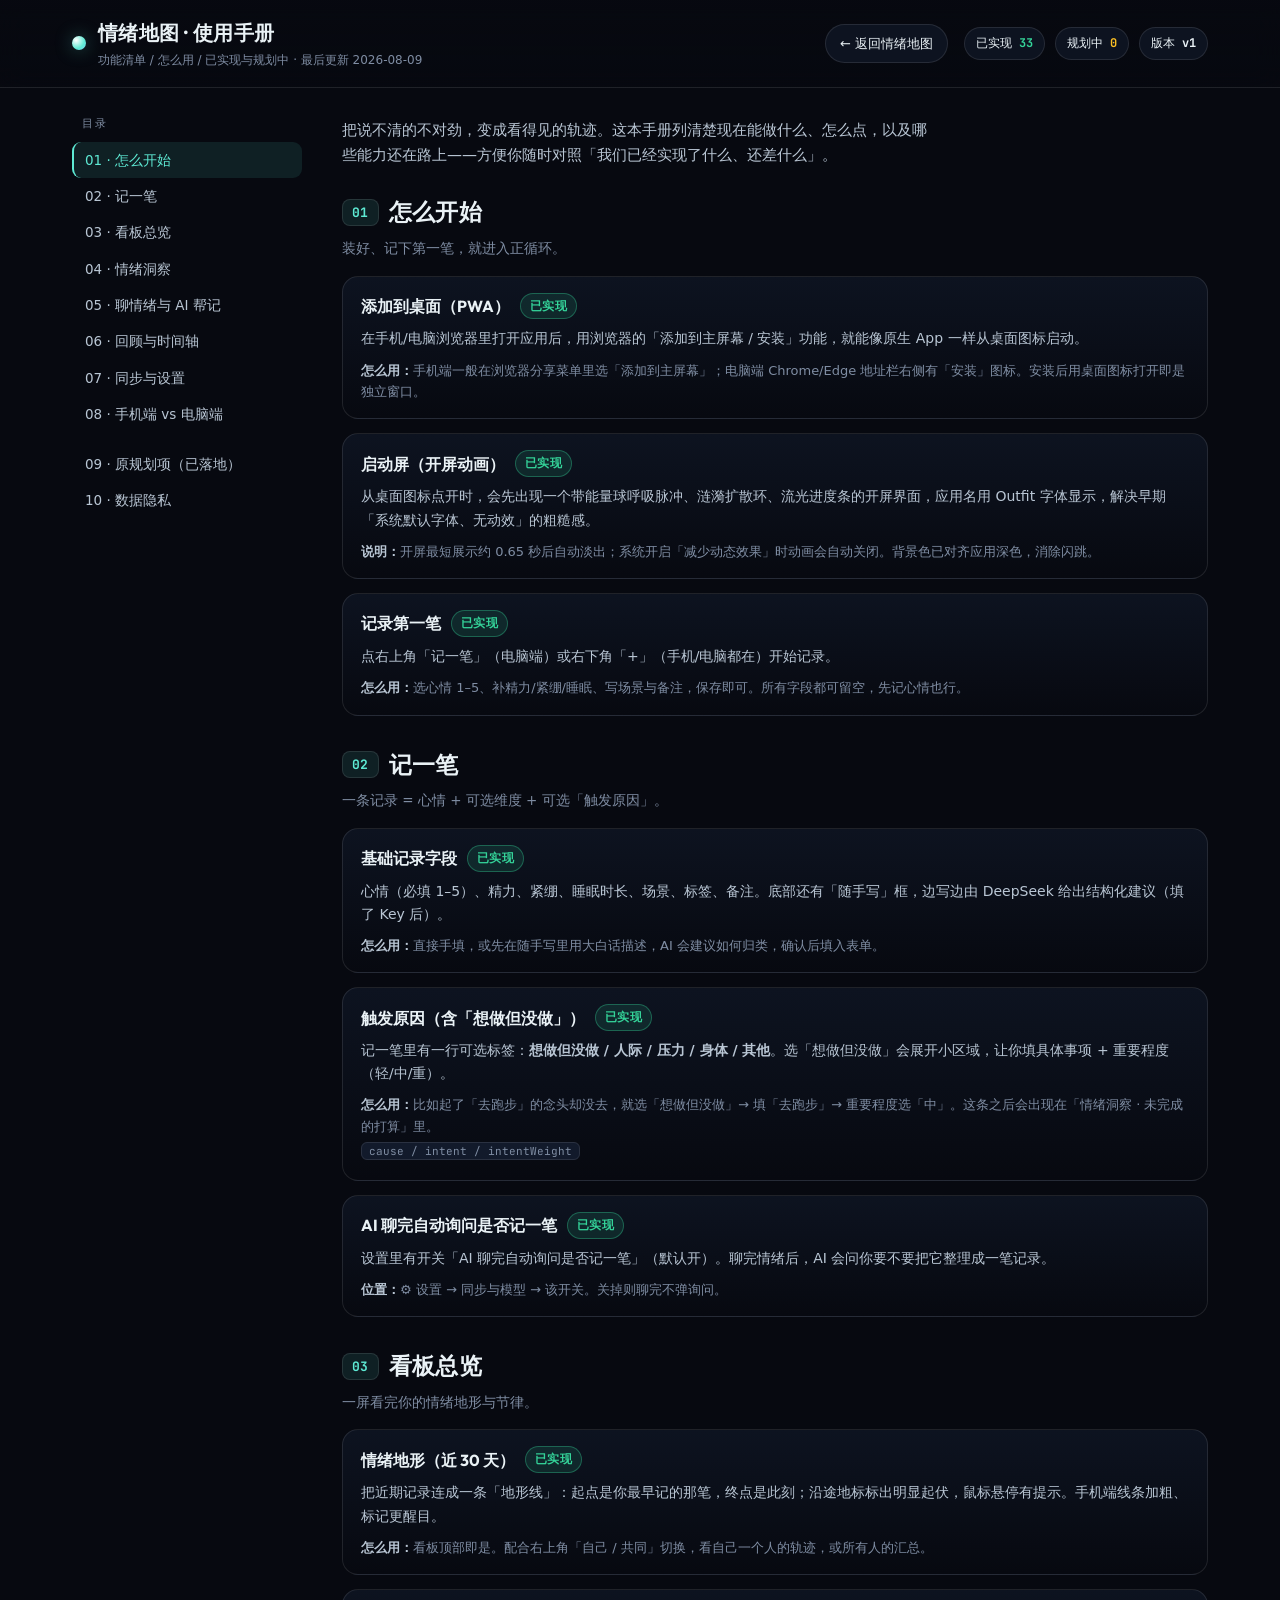
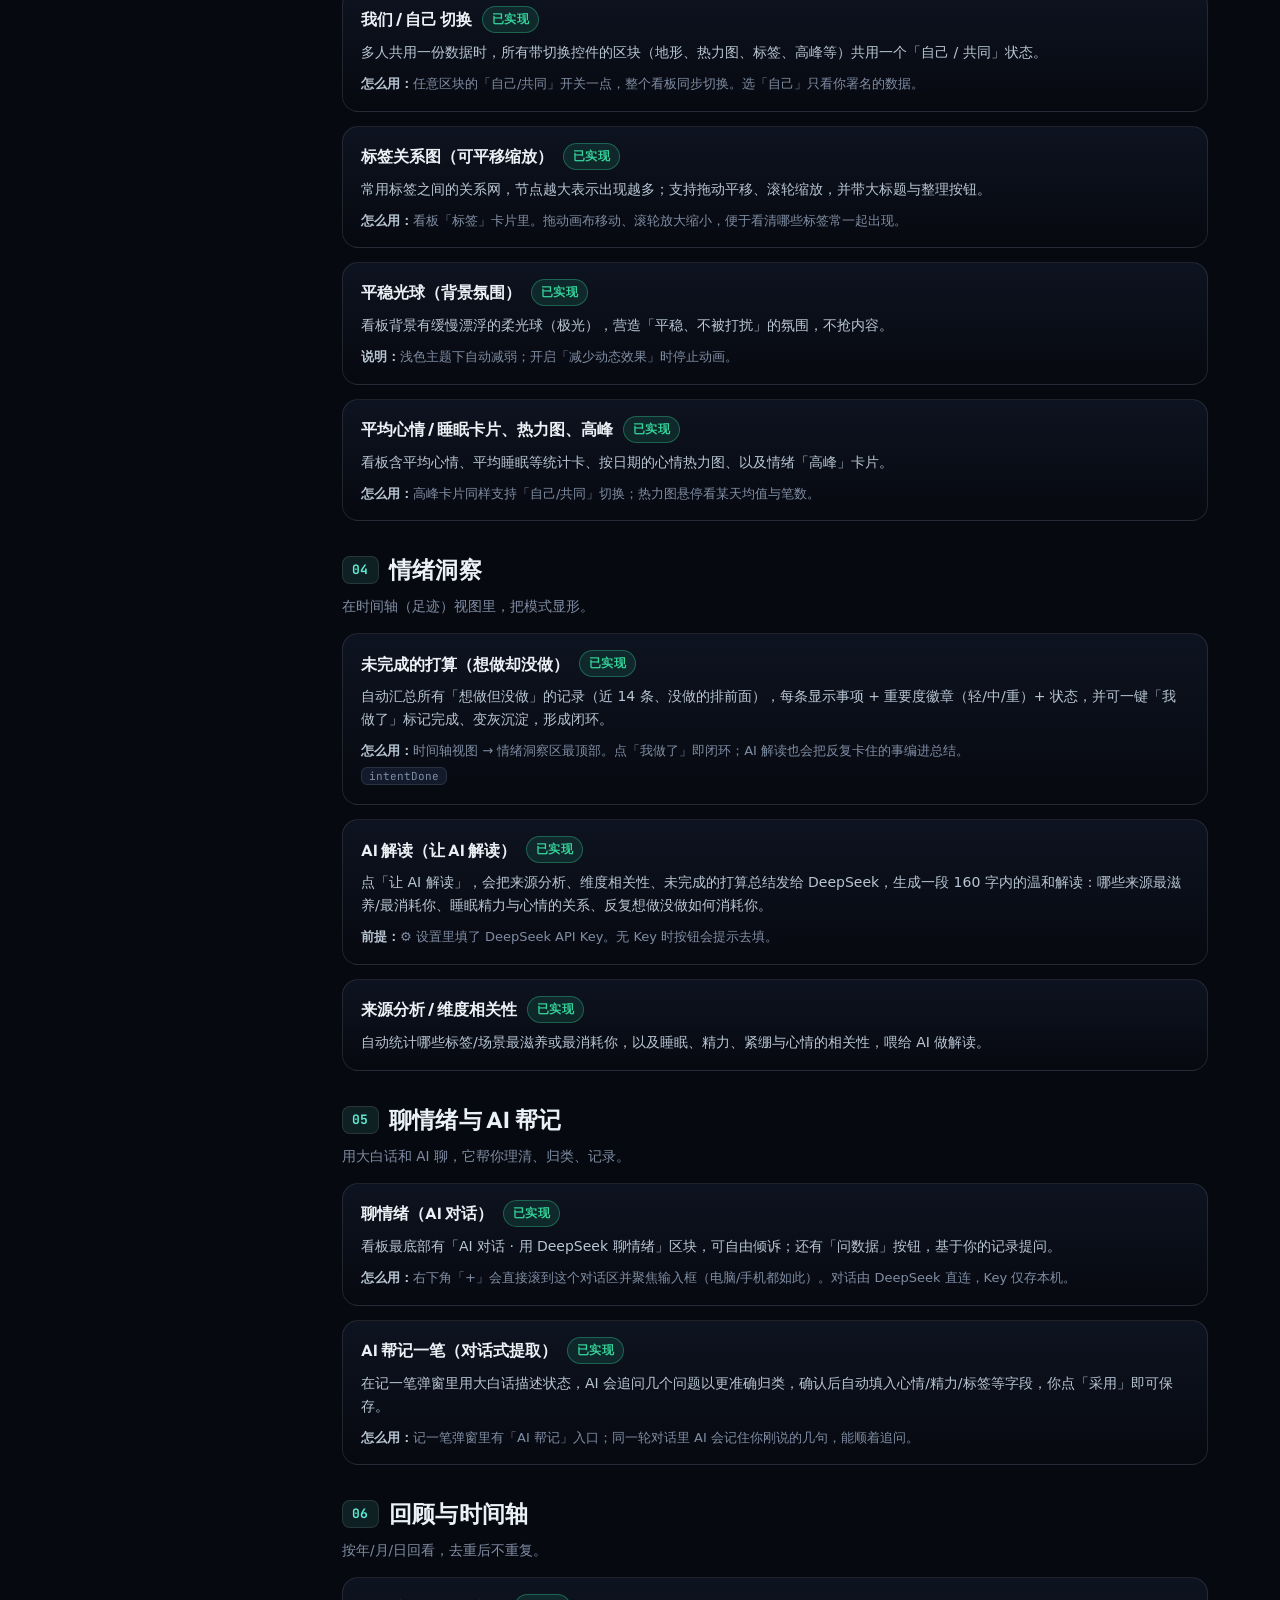
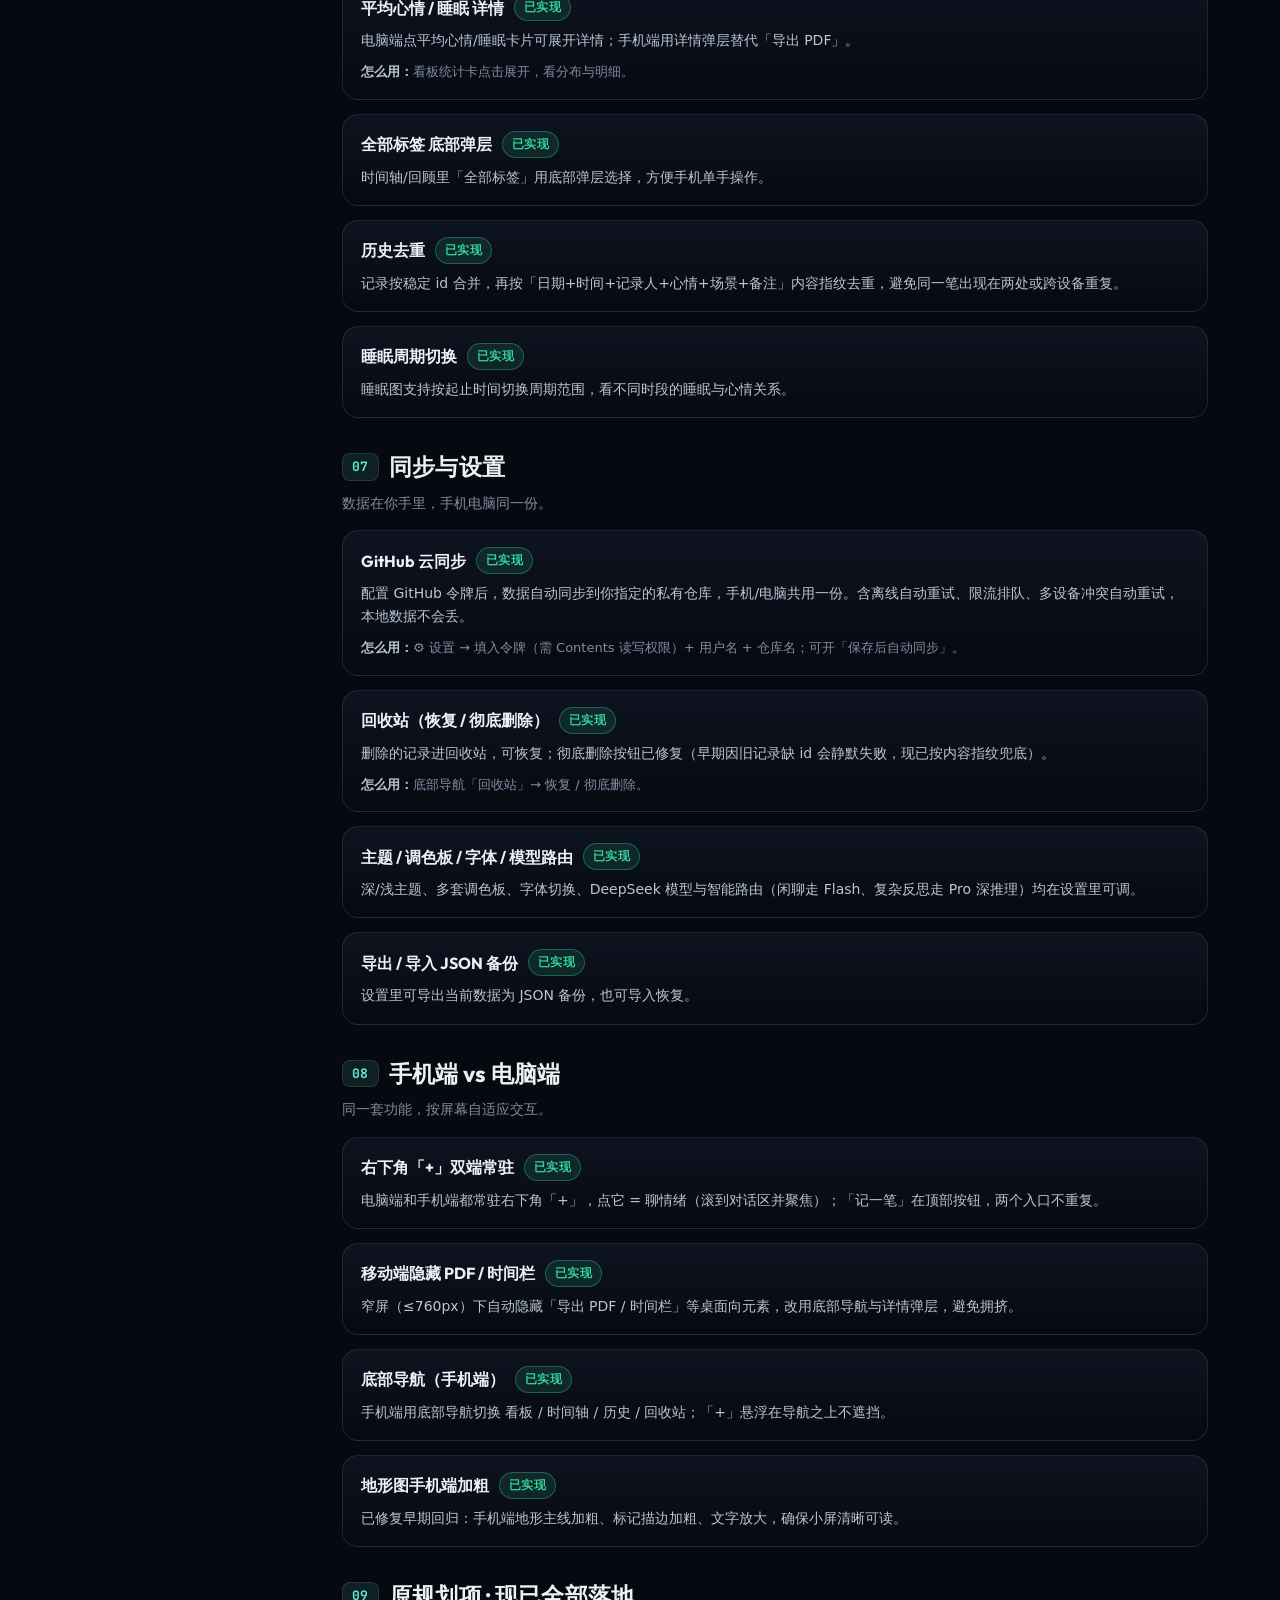
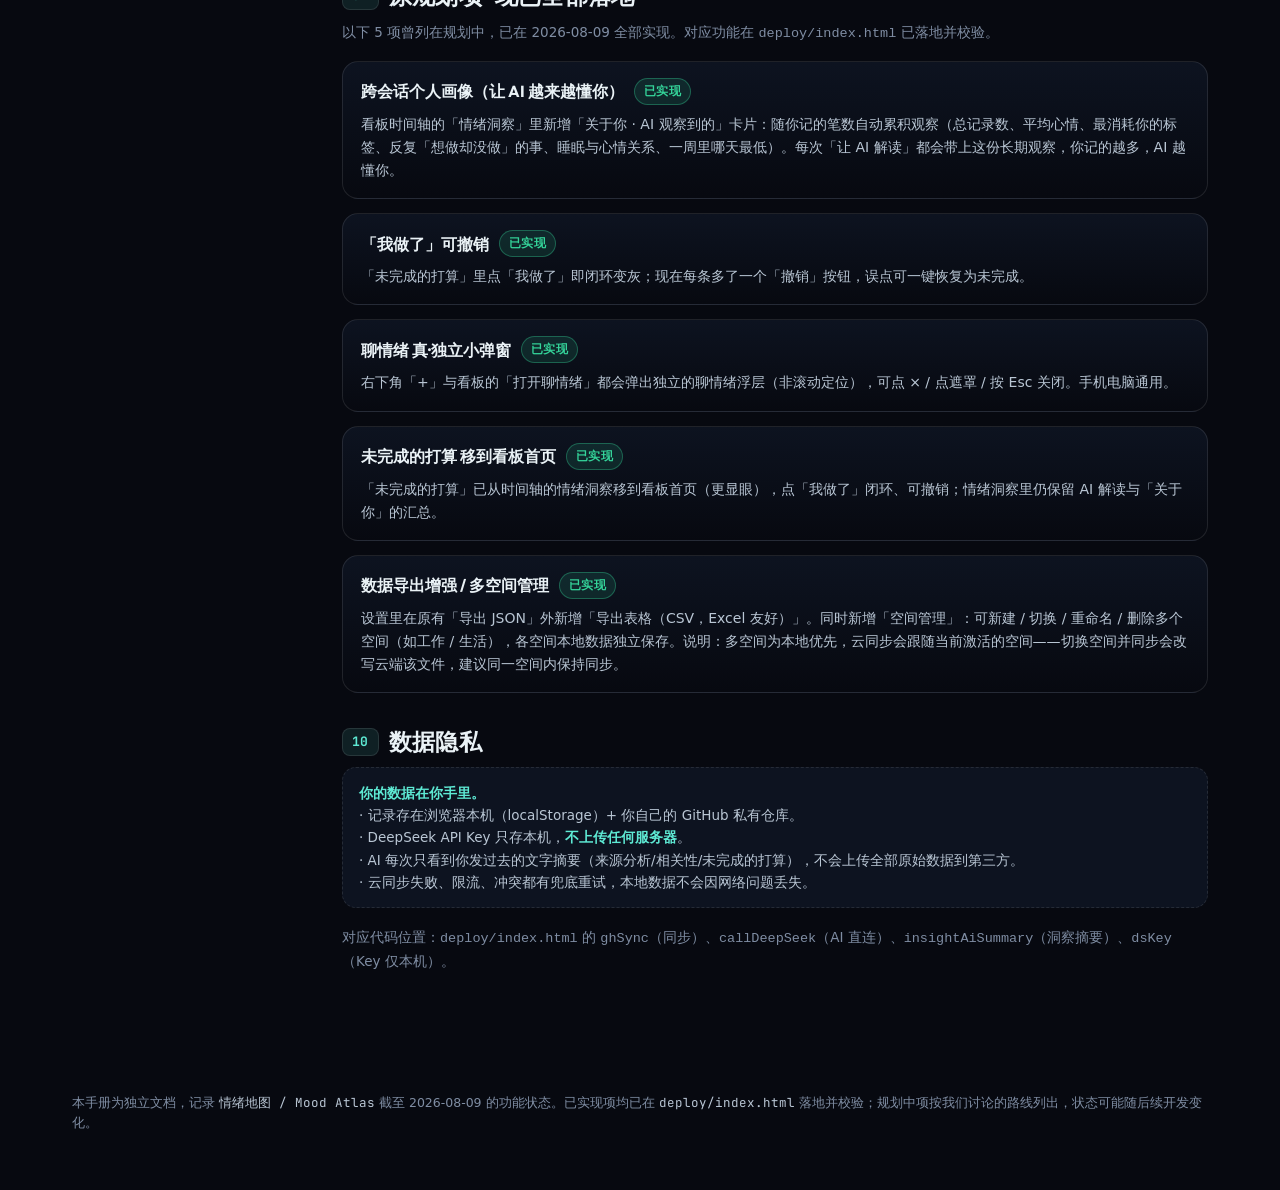
<file: 情绪地图使用手册.html>
<!DOCTYPE html>
<html lang="zh-CN">
<head>
<meta charset="UTF-8">
<meta name="viewport" content="width=device-width, initial-scale=1.0">
<title>情绪地图 · 使用手册与功能清单</title>
<style>
  @import url('https://fonts.googleapis.com/css2?family=Outfit:wght@200;300;400;500;600;700;800&family=JetBrains+Mono:wght@400;500&display=swap');

  :root{
    --bg-0:#070910; --bg-1:#0d1320; --bg-2:#121a2b;
    --ink:#eaf2f6; --ink-soft:#b9c6d4; --ink-dim:#7f8da3;
    --accent:#5eead4; --accent-2:#7dd3fc; --accent-glow:rgba(94,234,212,.35);
    --good:#34d399; --plan:#fbbf24; --partial:#818cf8;
    --glass-brd:rgba(255,255,255,.10); --soft:rgba(94,234,212,.10);
    --font-display:'Outfit',system-ui,-apple-system,'PingFang SC','Microsoft YaHei',sans-serif;
    --font-body:system-ui,-apple-system,'PingFang SC','Microsoft YaHei','Segoe UI',sans-serif;
    --font-mono:'JetBrains Mono',ui-monospace,'SFMono-Regular',Menlo,monospace;
    --maxw:1180px;
  }
  *{box-sizing:border-box}
  html{scroll-behavior:smooth}
  body{
    margin:0; background:radial-gradient(1200px 600px at 80% -10%, rgba(94,234,212,.08), transparent 60%), var(--bg-0);
    color:var(--ink); font-family:var(--font-body); line-height:1.65; -webkit-font-smoothing:antialiased;
  }
  a{color:var(--accent-2); text-decoration:none}
  a:hover{text-decoration:underline}

  /* ---------- 顶部条 ---------- */
  .topbar{
    position:sticky; top:0; z-index:30;
    backdrop-filter:blur(14px); background:linear-gradient(180deg, rgba(7,9,16,.92), rgba(7,9,16,.66));
    border-bottom:1px solid var(--glass-brd);
  }
  .topbar-in{max-width:var(--maxw); margin:0 auto; padding:16px 22px; display:flex; align-items:center; gap:16px; flex-wrap:wrap}
  .brand{display:flex; align-items:center; gap:12px; margin-right:auto}
  .brand .dot{width:14px; height:14px; border-radius:50%; background:radial-gradient(circle at 30% 30%, #fff, var(--accent) 60%, var(--accent-2)); box-shadow:0 0 18px var(--accent-glow)}
  .brand h1{font-family:var(--font-display); font-weight:700; font-size:20px; margin:0; letter-spacing:.4px}
  .brand .sub{font-size:12px; color:var(--ink-dim); margin-top:2px}
  .counts{display:flex; gap:10px; flex-wrap:wrap}
  .topbar-in .back{margin-left:14px; font-size:13px; padding:8px 14px; border-radius:999px; border:1px solid var(--glass-brd); background:var(--bg-1); color:var(--ink); align-self:center}
  .topbar-in .back:hover{text-decoration:none; border-color:rgba(94,234,212,.4); color:var(--accent)}
  .chip{font-family:var(--font-mono); font-size:12px; padding:6px 11px; border-radius:999px; border:1px solid var(--glass-brd); background:var(--bg-1); white-space:nowrap}
  .chip b{color:var(--ink)}
  .chip.done b{color:var(--good)} .chip.plan b{color:var(--plan)}

  /* ---------- 布局 ---------- */
  .wrap{max-width:var(--maxw); margin:0 auto; padding:26px 22px 90px; display:grid; grid-template-columns:236px 1fr; gap:34px}
  @media(max-width:860px){ .wrap{grid-template-columns:1fr; gap:20px} .toc{position:static!important; max-height:none!important; margin-bottom:8px} }

  /* ---------- 目录 ---------- */
  .toc{position:sticky; top:86px; align-self:start; max-height:calc(100vh - 110px); overflow:auto; padding-right:6px}
  .toc .t{font-family:var(--font-display); font-size:11px; letter-spacing:1.5px; text-transform:uppercase; color:var(--ink-dim); margin:0 0 10px 10px}
  .toc a{display:block; padding:7px 11px; border-radius:9px; color:var(--ink-soft); font-size:13.5px; border-left:2px solid transparent; transition:background .15s, color .15s, border-color .15s}
  .toc a:hover{background:var(--bg-1); text-decoration:none; color:var(--ink)}
  .toc a.active{background:var(--soft); color:var(--accent); border-left-color:var(--accent)}
  .toc .grp{margin-top:14px}

  /* ---------- 正文 ---------- */
  main{min-width:0}
  .lede{color:var(--ink-soft); font-size:15px; margin:4px 0 26px; max-width:62ch}
  section{scroll-margin-top:84px; margin-bottom:30px}
  h2{font-family:var(--font-display); font-weight:700; font-size:23px; margin:0 0 6px; letter-spacing:.3px; display:flex; align-items:center; gap:10px}
  h2 .num{font-family:var(--font-mono); font-size:13px; color:var(--accent); background:var(--soft); border:1px solid var(--glass-brd); border-radius:8px; padding:2px 9px}
  .sec-desc{color:var(--ink-dim); font-size:13.5px; margin:0 0 16px}

  .feat{border:1px solid var(--glass-brd); background:linear-gradient(180deg, var(--bg-1), var(--bg-0)); border-radius:16px; padding:16px 18px; margin-bottom:14px; transition:border-color .2s, transform .2s}
  .feat:hover{border-color:rgba(94,234,212,.4)}
  .feat h3{font-family:var(--font-display); font-size:16px; margin:0; display:flex; align-items:center; gap:10px; flex-wrap:wrap}
  .feat p{margin:8px 0 0; color:var(--ink-soft); font-size:14px}
  .feat .how{margin-top:9px; font-size:13px; color:var(--ink-dim)}
  .feat .how b{color:var(--ink-soft); font-weight:600}
  .feat .tag{font-family:var(--font-mono); font-size:11px; color:var(--ink-dim); background:var(--bg-2); border:1px solid var(--glass-brd); border-radius:6px; padding:1px 7px; margin-left:auto}

  .badge{font-size:11.5px; font-weight:600; padding:3px 9px; border-radius:999px; white-space:nowrap; letter-spacing:.3px}
  .badge.done{color:var(--good); background:rgba(52,211,153,.12); border:1px solid rgba(52,211,153,.35)}
  .badge.plan{color:var(--plan); background:rgba(251,191,36,.12); border:1px solid rgba(251,191,36,.35)}
  .badge.partial{color:var(--partial); background:rgba(129,140,248,.14); border:1px solid rgba(129,140,248,.38)}

  .callout{border:1px dashed var(--glass-brd); background:var(--bg-1); border-radius:14px; padding:14px 16px; margin:6px 0 18px; font-size:13.5px; color:var(--ink-soft)}
  .callout b{color:var(--accent)}
  .kbd{font-family:var(--font-mono); font-size:12px; background:var(--bg-2); border:1px solid var(--glass-brd); border-bottom-width:2px; border-radius:6px; padding:1px 6px; color:var(--ink)}

  footer{max-width:var(--maxw); margin:0 auto; padding:0 22px 60px; color:var(--ink-dim); font-size:12.5px}
  footer code{font-family:var(--font-mono); color:var(--ink-soft)}

  @media (prefers-reduced-motion: reduce){
    html{scroll-behavior:auto}
    *{transition:none!important; animation:none!important}
  }
</style>
</head>
<body>

<header class="topbar">
  <div class="topbar-in">
    <div class="brand">
      <span class="dot"></span>
      <div>
        <h1>情绪地图 · 使用手册</h1>
        <div class="sub">功能清单 / 怎么用 / 已实现与规划中 · 最后更新 2026-08-09</div>
      </div>
    </div>
    <a class="back" href="./index.html">← 返回情绪地图</a>
    <div class="counts">
      <span class="chip done">已实现 <b>33</b></span>
      <span class="chip plan">规划中 <b>0</b></span>
      <span class="chip">版本 <b>v1</b></span>
    </div>
  </div>
</header>

<div class="wrap">
  <!-- 目录 -->
  <nav class="toc" aria-label="目录">
    <p class="t">目录</p>
    <a href="#start">01 · 怎么开始</a>
    <a href="#rec">02 · 记一笔</a>
    <a href="#dash">03 · 看板总览</a>
    <a href="#insight">04 · 情绪洞察</a>
    <a href="#ai">05 · 聊情绪与 AI 帮记</a>
    <a href="#review">06 · 回顾与时间轴</a>
    <a href="#sync">07 · 同步与设置</a>
    <a href="#device">08 · 手机端 vs 电脑端</a>
    <div class="grp">
      <a href="#planned">09 · 原规划项（已落地）</a>
      <a href="#privacy">10 · 数据隐私</a>
    </div>
  </nav>

  <!-- 正文 -->
  <main>
    <p class="lede">把说不清的不对劲，变成看得见的轨迹。这本手册列清楚现在能做什么、怎么点，以及哪些能力还在路上——方便你随时对照「我们已经实现了什么、还差什么」。</p>

    <!-- 01 -->
    <section id="start">
      <h2><span class="num">01</span> 怎么开始</h2>
      <p class="sec-desc">装好、记下第一笔，就进入正循环。</p>

      <div class="feat">
        <h3>添加到桌面（PWA）<span class="badge done">已实现</span></h3>
        <p>在手机/电脑浏览器里打开应用后，用浏览器的「添加到主屏幕 / 安装」功能，就能像原生 App 一样从桌面图标启动。</p>
        <div class="how"><b>怎么用：</b>手机端一般在浏览器分享菜单里选「添加到主屏幕」；电脑端 Chrome/Edge 地址栏右侧有「安装」图标。安装后用桌面图标打开即是独立窗口。</div>
      </div>

      <div class="feat">
        <h3>启动屏（开屏动画）<span class="badge done">已实现</span></h3>
        <p>从桌面图标点开时，会先出现一个带能量球呼吸脉冲、涟漪扩散环、流光进度条的开屏界面，应用名用 Outfit 字体显示，解决早期「系统默认字体、无动效」的粗糙感。</p>
        <div class="how"><b>说明：</b>开屏最短展示约 0.65 秒后自动淡出；系统开启「减少动态效果」时动画会自动关闭。背景色已对齐应用深色，消除闪跳。</div>
      </div>

      <div class="feat">
        <h3>记录第一笔<span class="badge done">已实现</span></h3>
        <p>点右上角「记一笔」（电脑端）或右下角「+」（手机/电脑都在）开始记录。</p>
        <div class="how"><b>怎么用：</b>选心情 1–5、补精力/紧绷/睡眠、写场景与备注，保存即可。所有字段都可留空，先记心情也行。</div>
      </div>
    </section>

    <!-- 02 -->
    <section id="rec">
      <h2><span class="num">02</span> 记一笔</h2>
      <p class="sec-desc">一条记录 = 心情 + 可选维度 + 可选「触发原因」。</p>

      <div class="feat">
        <h3>基础记录字段<span class="badge done">已实现</span></h3>
        <p>心情（必填 1–5）、精力、紧绷、睡眠时长、场景、标签、备注。底部还有「随手写」框，边写边由 DeepSeek 给出结构化建议（填了 Key 后）。</p>
        <div class="how"><b>怎么用：</b>直接手填，或先在随手写里用大白话描述，AI 会建议如何归类，确认后填入表单。</div>
      </div>

      <div class="feat">
        <h3>触发原因（含「想做但没做」）<span class="badge done">已实现</span></h3>
        <p>记一笔里有一行可选标签：<b>想做但没做 / 人际 / 压力 / 身体 / 其他</b>。选「想做但没做」会展开小区域，让你填具体事项 + 重要程度（轻/中/重）。</p>
        <div class="how"><b>怎么用：</b>比如起了「去跑步」的念头却没去，就选「想做但没做」→ 填「去跑步」→ 重要程度选「中」。这条之后会出现在「情绪洞察 · 未完成的打算」里。</div>
        <span class="tag">cause / intent / intentWeight</span>
      </div>

      <div class="feat">
        <h3>AI 聊完自动询问是否记一笔<span class="badge done">已实现</span></h3>
        <p>设置里有开关「AI 聊完自动询问是否记一笔」（默认开）。聊完情绪后，AI 会问你要不要把它整理成一笔记录。</p>
        <div class="how"><b>位置：</b>⚙ 设置 → 同步与模型 → 该开关。关掉则聊完不弹询问。</div>
      </div>
    </section>

    <!-- 03 -->
    <section id="dash">
      <h2><span class="num">03</span> 看板总览</h2>
      <p class="sec-desc">一屏看完你的情绪地形与节律。</p>

      <div class="feat">
        <h3>情绪地形（近 30 天）<span class="badge done">已实现</span></h3>
        <p>把近期记录连成一条「地形线」：起点是你最早记的那笔，终点是此刻；沿途地标标出明显起伏，鼠标悬停有提示。手机端线条加粗、标记更醒目。</p>
        <div class="how"><b>怎么用：</b>看板顶部即是。配合右上角「自己 / 共同」切换，看自己一个人的轨迹，或所有人的汇总。</div>
      </div>

      <div class="feat">
        <h3>我们 / 自己 切换<span class="badge done">已实现</span></h3>
        <p>多人共用一份数据时，所有带切换控件的区块（地形、热力图、标签、高峰等）共用一个「自己 / 共同」状态。</p>
        <div class="how"><b>怎么用：</b>任意区块的「自己/共同」开关一点，整个看板同步切换。选「自己」只看你署名的数据。</div>
      </div>

      <div class="feat">
        <h3>标签关系图（可平移缩放）<span class="badge done">已实现</span></h3>
        <p>常用标签之间的关系网，节点越大表示出现越多；支持拖动平移、滚轮缩放，并带大标题与整理按钮。</p>
        <div class="how"><b>怎么用：</b>看板「标签」卡片里。拖动画布移动、滚轮放大缩小，便于看清哪些标签常一起出现。</div>
      </div>

      <div class="feat">
        <h3>平稳光球（背景氛围）<span class="badge done">已实现</span></h3>
        <p>看板背景有缓慢漂浮的柔光球（极光），营造「平稳、不被打扰」的氛围，不抢内容。</p>
        <div class="how"><b>说明：</b>浅色主题下自动减弱；开启「减少动态效果」时停止动画。</div>
      </div>

      <div class="feat">
        <h3>平均心情 / 睡眠卡片、热力图、高峰<span class="badge done">已实现</span></h3>
        <p>看板含平均心情、平均睡眠等统计卡、按日期的心情热力图、以及情绪「高峰」卡片。</p>
        <div class="how"><b>怎么用：</b>高峰卡片同样支持「自己/共同」切换；热力图悬停看某天均值与笔数。</div>
      </div>
    </section>

    <!-- 04 -->
    <section id="insight">
      <h2><span class="num">04</span> 情绪洞察</h2>
      <p class="sec-desc">在时间轴（足迹）视图里，把模式显形。</p>

      <div class="feat">
        <h3>未完成的打算（想做却没做）<span class="badge done">已实现</span></h3>
        <p>自动汇总所有「想做但没做」的记录（近 14 条、没做的排前面），每条显示事项 + 重要度徽章（轻/中/重）+ 状态，并可一键「我做了」标记完成、变灰沉淀，形成闭环。</p>
        <div class="how"><b>怎么用：</b>时间轴视图 → 情绪洞察区最顶部。点「我做了」即闭环；AI 解读也会把反复卡住的事编进总结。</div>
        <span class="tag">intentDone</span>
      </div>

      <div class="feat">
        <h3>AI 解读（让 AI 解读）<span class="badge done">已实现</span></h3>
        <p>点「让 AI 解读」，会把来源分析、维度相关性、未完成的打算总结发给 DeepSeek，生成一段 160 字内的温和解读：哪些来源最滋养/最消耗你、睡眠精力与心情的关系、反复想做没做如何消耗你。</p>
        <div class="how"><b>前提：</b>⚙ 设置里填了 DeepSeek API Key。无 Key 时按钮会提示去填。</div>
      </div>

      <div class="feat">
        <h3>来源分析 / 维度相关性<span class="badge done">已实现</span></h3>
        <p>自动统计哪些标签/场景最滋养或最消耗你，以及睡眠、精力、紧绷与心情的相关性，喂给 AI 做解读。</p>
      </div>
    </section>

    <!-- 05 -->
    <section id="ai">
      <h2><span class="num">05</span> 聊情绪与 AI 帮记</h2>
      <p class="sec-desc">用大白话和 AI 聊，它帮你理清、归类、记录。</p>

      <div class="feat">
        <h3>聊情绪（AI 对话）<span class="badge done">已实现</span></h3>
        <p>看板最底部有「AI 对话 · 用 DeepSeek 聊情绪」区块，可自由倾诉；还有「问数据」按钮，基于你的记录提问。</p>
        <div class="how"><b>怎么用：</b>右下角「+」会直接滚到这个对话区并聚焦输入框（电脑/手机都如此）。对话由 DeepSeek 直连，Key 仅存本机。</div>
      </div>

      <div class="feat">
        <h3>AI 帮记一笔（对话式提取）<span class="badge done">已实现</span></h3>
        <p>在记一笔弹窗里用大白话描述状态，AI 会追问几个问题以更准确归类，确认后自动填入心情/精力/标签等字段，你点「采用」即可保存。</p>
        <div class="how"><b>怎么用：</b>记一笔弹窗里有「AI 帮记」入口；同一轮对话里 AI 会记住你刚说的几句，能顺着追问。</div>
      </div>
    </section>

    <!-- 06 -->
    <section id="review">
      <h2><span class="num">06</span> 回顾与时间轴</h2>
      <p class="sec-desc">按年/月/日回看，去重后不重复。</p>

      <div class="feat">
        <h3>平均心情 / 睡眠 详情<span class="badge done">已实现</span></h3>
        <p>电脑端点平均心情/睡眠卡片可展开详情；手机端用详情弹层替代「导出 PDF」。</p>
        <div class="how"><b>怎么用：</b>看板统计卡点击展开，看分布与明细。</div>
      </div>

      <div class="feat">
        <h3>全部标签 底部弹层<span class="badge done">已实现</span></h3>
        <p>时间轴/回顾里「全部标签」用底部弹层选择，方便手机单手操作。</p>
      </div>

      <div class="feat">
        <h3>历史去重<span class="badge done">已实现</span></h3>
        <p>记录按稳定 id 合并，再按「日期+时间+记录人+心情+场景+备注」内容指纹去重，避免同一笔出现在两处或跨设备重复。</p>
      </div>

      <div class="feat">
        <h3>睡眠周期切换<span class="badge done">已实现</span></h3>
        <p>睡眠图支持按起止时间切换周期范围，看不同时段的睡眠与心情关系。</p>
      </div>
    </section>

    <!-- 07 -->
    <section id="sync">
      <h2><span class="num">07</span> 同步与设置</h2>
      <p class="sec-desc">数据在你手里，手机电脑同一份。</p>

      <div class="feat">
        <h3>GitHub 云同步<span class="badge done">已实现</span></h3>
        <p>配置 GitHub 令牌后，数据自动同步到你指定的私有仓库，手机/电脑共用一份。含离线自动重试、限流排队、多设备冲突自动重试，本地数据不会丢。</p>
        <div class="how"><b>怎么用：</b>⚙ 设置 → 填入令牌（需 Contents 读写权限）+ 用户名 + 仓库名；可开「保存后自动同步」。</div>
      </div>

      <div class="feat">
        <h3>回收站（恢复 / 彻底删除）<span class="badge done">已实现</span></h3>
        <p>删除的记录进回收站，可恢复；彻底删除按钮已修复（早期因旧记录缺 id 会静默失败，现已按内容指纹兜底）。</p>
        <div class="how"><b>怎么用：</b>底部导航「回收站」→ 恢复 / 彻底删除。</div>
      </div>

      <div class="feat">
        <h3>主题 / 调色板 / 字体 / 模型路由<span class="badge done">已实现</span></h3>
        <p>深/浅主题、多套调色板、字体切换、DeepSeek 模型与智能路由（闲聊走 Flash、复杂反思走 Pro 深推理）均在设置里可调。</p>
      </div>

      <div class="feat">
        <h3>导出 / 导入 JSON 备份<span class="badge done">已实现</span></h3>
        <p>设置里可导出当前数据为 JSON 备份，也可导入恢复。</p>
      </div>
    </section>

    <!-- 08 -->
    <section id="device">
      <h2><span class="num">08</span> 手机端 vs 电脑端</h2>
      <p class="sec-desc">同一套功能，按屏幕自适应交互。</p>

      <div class="feat">
        <h3>右下角「+」双端常驻<span class="badge done">已实现</span></h3>
        <p>电脑端和手机端都常驻右下角「+」，点它 = 聊情绪（滚到对话区并聚焦）；「记一笔」在顶部按钮，两个入口不重复。</p>
      </div>
      <div class="feat">
        <h3>移动端隐藏 PDF / 时间栏<span class="badge done">已实现</span></h3>
        <p>窄屏（≤760px）下自动隐藏「导出 PDF / 时间栏」等桌面向元素，改用底部导航与详情弹层，避免拥挤。</p>
      </div>
      <div class="feat">
        <h3>底部导航（手机端）<span class="badge done">已实现</span></h3>
        <p>手机端用底部导航切换 看板 / 时间轴 / 历史 / 回收站；「+」悬浮在导航之上不遮挡。</p>
      </div>
      <div class="feat">
        <h3>地形图手机端加粗<span class="badge done">已实现</span></h3>
        <p>已修复早期回归：手机端地形主线加粗、标记描边加粗、文字放大，确保小屏清晰可读。</p>
      </div>
    </section>

    <!-- 09 -->
    <section id="planned">
      <h2><span class="num">09</span> 原规划项 · 现已全部落地</h2>
      <p class="sec-desc">以下 5 项曾列在规划中，已在 2026-08-09 全部实现。对应功能在 <code>deploy/index.html</code> 已落地并校验。</p>

      <div class="feat">
        <h3>跨会话个人画像（让 AI 越来越懂你）<span class="badge done">已实现</span></h3>
        <p>看板时间轴的「情绪洞察」里新增「关于你 · AI 观察到的」卡片：随你记的笔数自动累积观察（总记录数、平均心情、最消耗你的标签、反复「想做却没做」的事、睡眠与心情关系、一周里哪天最低）。每次「让 AI 解读」都会带上这份长期观察，你记的越多，AI 越懂你。</p>
      </div>

      <div class="feat">
        <h3>「我做了」可撤销<span class="badge done">已实现</span></h3>
        <p>「未完成的打算」里点「我做了」即闭环变灰；现在每条多了一个「撤销」按钮，误点可一键恢复为未完成。</p>
      </div>

      <div class="feat">
        <h3>聊情绪 真·独立小弹窗<span class="badge done">已实现</span></h3>
        <p>右下角「+」与看板的「打开聊情绪」都会弹出独立的聊情绪浮层（非滚动定位），可点 × / 点遮罩 / 按 Esc 关闭。手机电脑通用。</p>
      </div>

      <div class="feat">
        <h3>未完成的打算 移到看板首页<span class="badge done">已实现</span></h3>
        <p>「未完成的打算」已从时间轴的情绪洞察移到看板首页（更显眼），点「我做了」闭环、可撤销；情绪洞察里仍保留 AI 解读与「关于你」的汇总。</p>
      </div>

      <div class="feat">
        <h3>数据导出增强 / 多空间管理<span class="badge done">已实现</span></h3>
        <p>设置里在原有「导出 JSON」外新增「导出表格（CSV，Excel 友好）」。同时新增「空间管理」：可新建 / 切换 / 重命名 / 删除多个空间（如工作 / 生活），各空间本地数据独立保存。说明：多空间为本地优先，云同步会跟随当前激活的空间——切换空间并同步会改写云端该文件，建议同一空间内保持同步。</p>
      </div>
    </section>

    <!-- 10 -->
    <section id="privacy">
      <h2><span class="num">10</span> 数据隐私</h2>
      <div class="callout">
        <b>你的数据在你手里。</b><br>
        · 记录存在浏览器本机（localStorage）+ 你自己的 GitHub 私有仓库。<br>
        · DeepSeek API Key 只存本机，<b>不上传任何服务器</b>。<br>
        · AI 每次只看到你发过去的文字摘要（来源分析/相关性/未完成的打算），不会上传全部原始数据到第三方。<br>
        · 云同步失败、限流、冲突都有兜底重试，本地数据不会因网络问题丢失。
      </div>
      <p class="sec-desc">对应代码位置：<code>deploy/index.html</code> 的 <code>ghSync</code>（同步）、<code>callDeepSeek</code>（AI 直连）、<code>insightAiSummary</code>（洞察摘要）、<code>dsKey</code>（Key 仅本机）。</p>
    </section>
  </main>
</div>

<footer>
  本手册为独立文档，记录 <code>情绪地图 / Mood Atlas</code> 截至 2026-08-09 的功能状态。已实现项均已在 <code>deploy/index.html</code> 落地并校验；规划中项按我们讨论的路线列出，状态可能随后续开发变化。
</footer>

<script>
  // 目录高亮：滚动到哪节，哪条目录亮
  (function () {
    var links = Array.prototype.slice.call(document.querySelectorAll('.toc a'));
    var map = {};
    links.forEach(function (l) { map[l.getAttribute('href').slice(1)] = l; });
    if (!('IntersectionObserver' in window)) return;
    var obs = new IntersectionObserver(function (entries) {
      entries.forEach(function (e) {
        if (e.isIntersecting) {
          links.forEach(function (l) { l.classList.remove('active'); });
          var a = map[e.target.id];
          if (a) a.classList.add('active');
        }
      });
    }, { rootMargin: '-20% 0px -65% 0px' });
    document.querySelectorAll('main section').forEach(function (s) { obs.observe(s); });
  })();
</script>
</body>
</html>
</file>
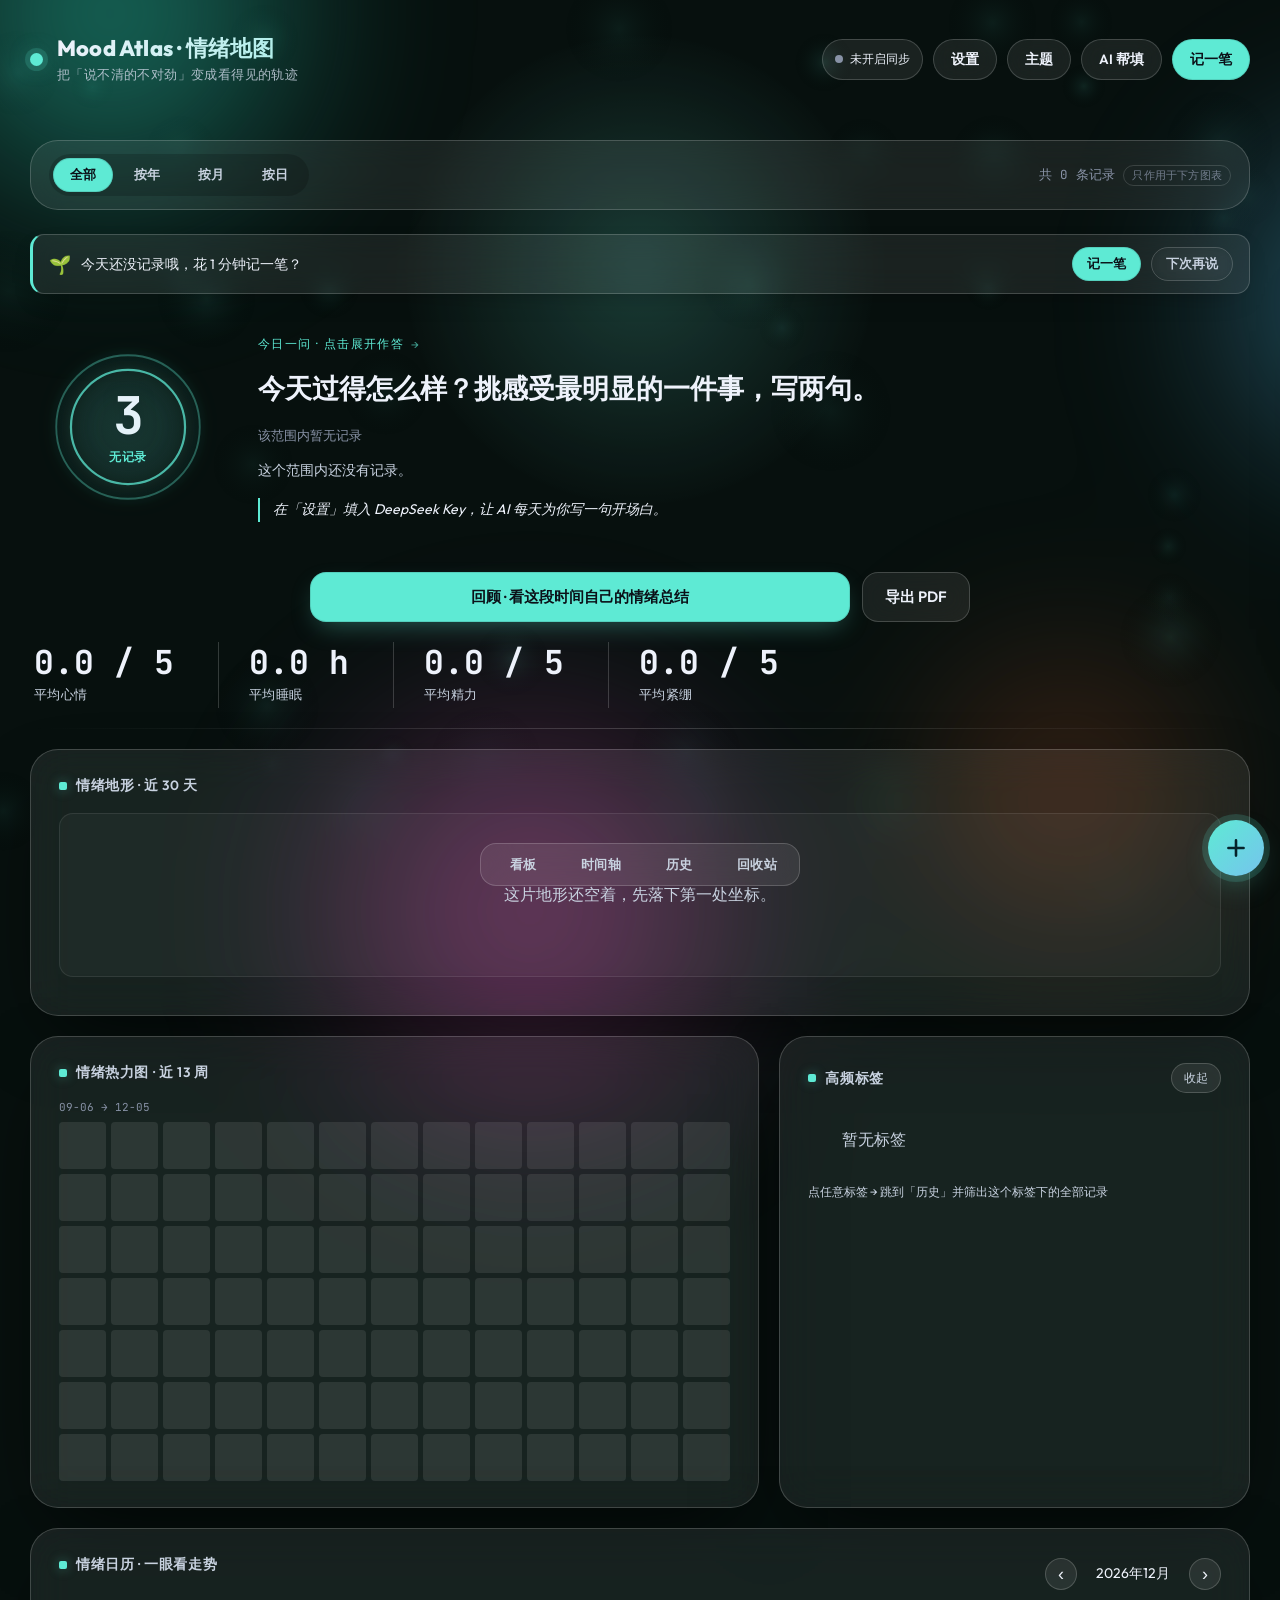
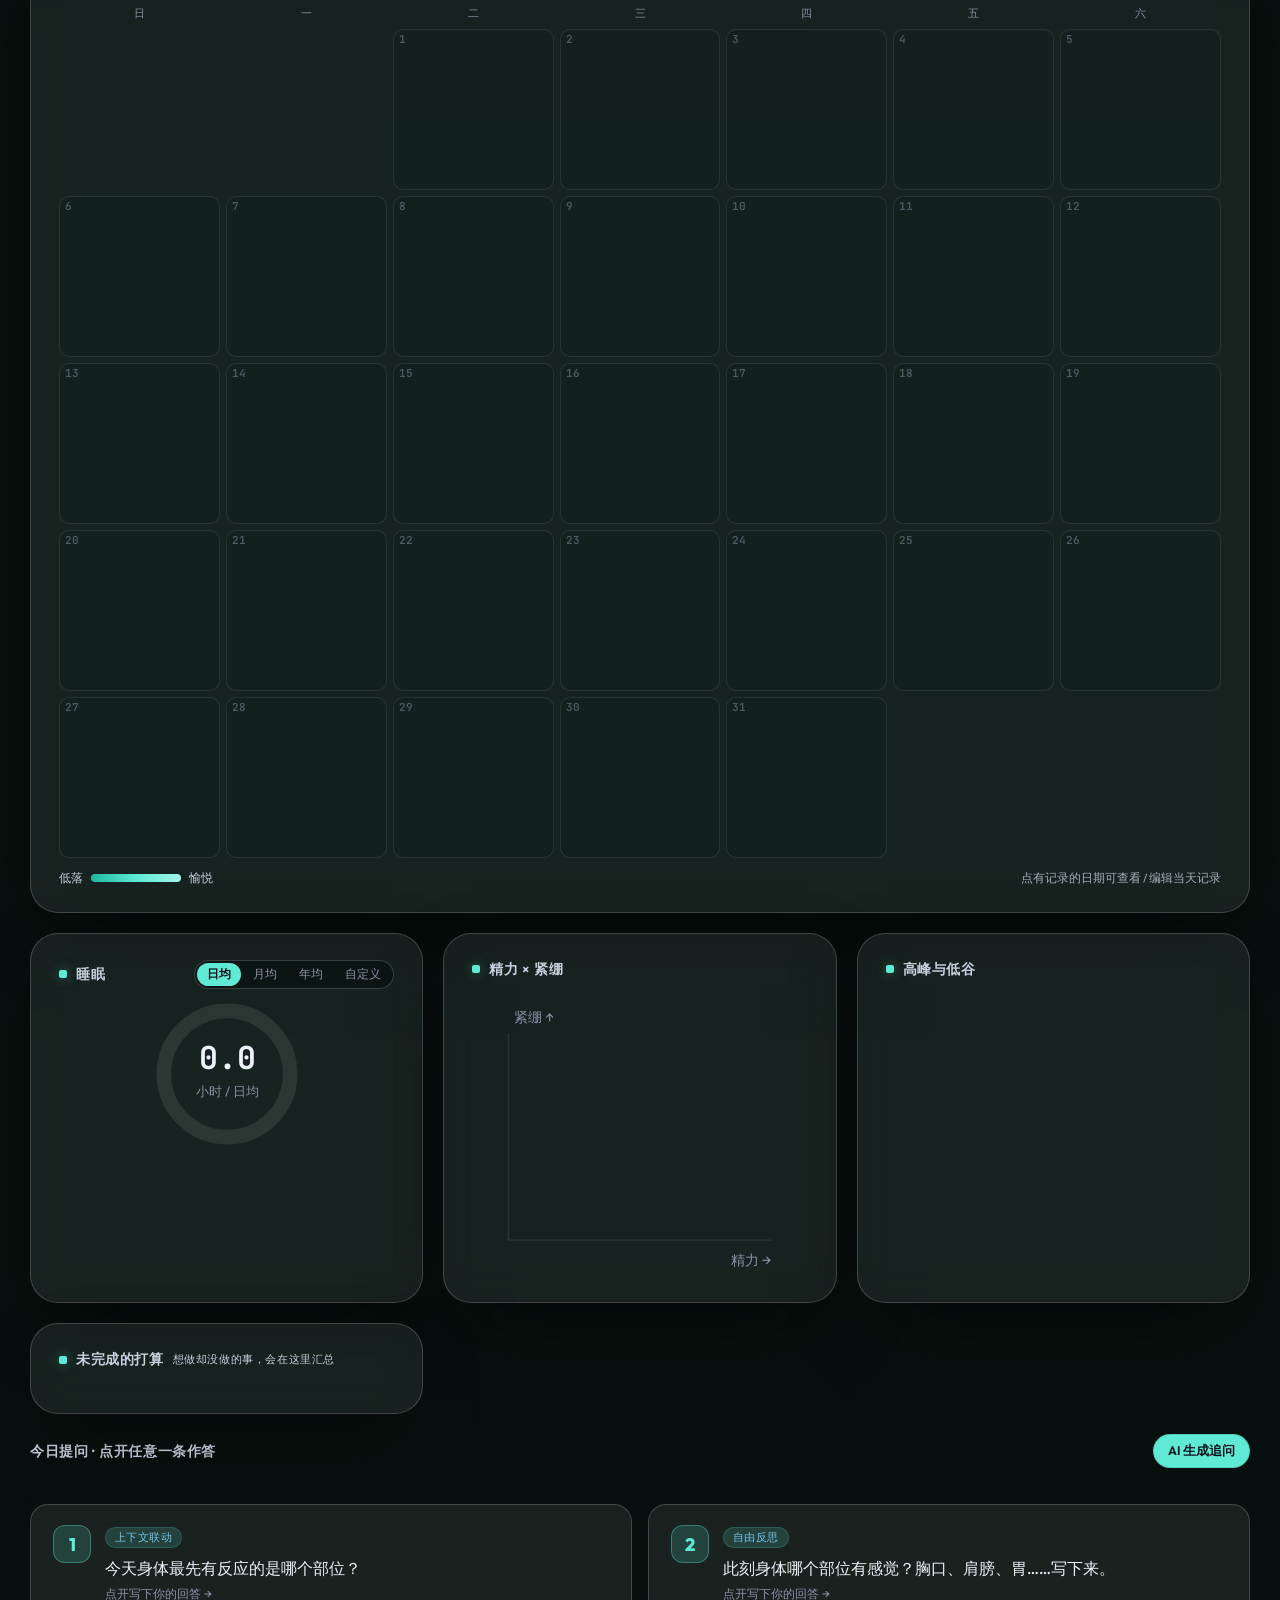
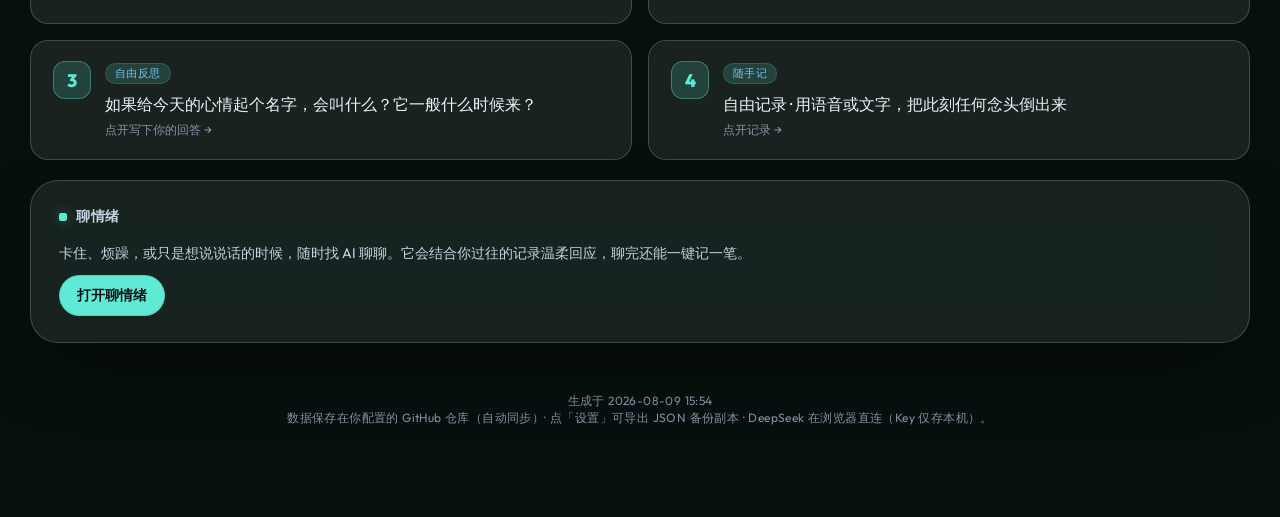
<file: 情绪地图完整预览.html>
<!DOCTYPE html>
<html lang="zh-CN">
<head>
<meta charset="UTF-8">
<meta name="viewport" content="width=device-width, initial-scale=1.0, viewport-fit=cover">
<meta name="theme-color" content="#0a0e14">
<link rel="manifest" href="manifest.webmanifest">
<link rel="apple-touch-icon" href="icon-192.png">
<meta name="apple-mobile-web-app-capable" content="yes">
<meta name="mobile-web-app-capable" content="yes">
<title>情绪记录 · Mood Atlas</title>
<style>/* ============================================================
   情绪记录 · 设计系统 v3
   流动布局 · 多主题引擎 · 自定义主题色 · 充足动效
   配色体系参考 mliang-ui-design-skill（14 套预验证调色板）
   ============================================================ */

/* ---------- 字体 ---------- */
@import url('https://fonts.googleapis.com/css2?family=Outfit:wght@200;300;400;500;600;700;800&family=JetBrains+Mono:wght@400;500;700&display=swap');

:root {
  /* 背景（近黑墨色，非纯黑） */
  --bg-0: #070910;
  --bg-1: #0b0f1a;
  --bg-2: #11161f;

  --ink: #eef2fb;
  --ink-soft: #c8d2e0;
  --ink-dim: #8892a6;

  --glass: rgba(255, 255, 255, 0.08);
  --glass-2: rgba(255, 255, 255, 0.11);
  --glass-brd: rgba(255, 255, 255, 0.18);
  --glass-in: rgba(255, 255, 255, 0.14);

  --line: rgba(255, 255, 255, 0.09);

  --r-xl: 36px;
  --r-lg: 28px;
  --r-md: 18px;
  --r-sm: 13px;
  --shadow: 0 30px 80px -28px rgba(0, 0, 0, 0.72);
  --shadow-soft: 0 14px 40px -22px rgba(0, 0, 0, 0.6);

  --font-display: 'Outfit', 'PingFang SC', 'Microsoft YaHei', system-ui, sans-serif;
  --font-body: 'PingFang SC', 'Microsoft YaHei', 'Outfit', system-ui, sans-serif;
  --font-mono: 'JetBrains Mono', ui-monospace, 'SF Mono', monospace;

  /* 强调色（运行时由 derivePalette() 从单一主题色派生；此处为兜底默认） */
  --accent: #5eead4;

  /* 心情语义色（由主题引擎注入，跟随 --accent 变化；此处为兜底） */
  --mood-low: #6366f1;
  --mood-mid: #5eead4;
  --mood-high: #fb7185;
  --accent-2: #38bdf8;
  --accent-soft: rgba(94, 234, 212, 0.16);
  --accent-glow: rgba(94, 234, 212, 0.36);
  --a1: #5eead4;
  --a2: #38bdf8;
  --a3: #c084fc;
  --a4: #818cf8;

  /* 文字色：根据底色亮度自动选深/浅，保证任意主题色下都清晰可读（由 derivePalette 注入，此处为兜底） */
  --on-accent: #0b1118;
  --on-mood-low: #ffffff;
  --on-mood-mid: var(--on-accent);
  --on-mood-high: var(--on-accent);

  /* 语义/状态色：全部从主题色家族派生，不再写死绿/黄/红 */
  --src-good: var(--accent);
  --src-mid: var(--accent-2);
  --src-bad: var(--a3);
  --corr-pos: var(--accent);
  --corr-neg: var(--a3);
  --ok: var(--accent);
  --warn: var(--accent-2);
  --bad: var(--a3);
  --on-ok: var(--on-accent);
  --on-warn: var(--on-accent);
  --on-bad: #ffffff;

  /* 各维度数据色（图表/概览） */
  --energy: var(--accent-2);
  --sleep: var(--a3);
  --tension: var(--a4);
}

/* 所有主题色均由 JS derivePalette() 从单一主题色实时派生（见 app.js），这里不再写死，避免多来源冲突 */
[data-theme="light"] {
  --bg-0: #e9edf6;
  --bg-1: #f3f6fc;
  --bg-2: #ffffff;
  --ink: #0f172a;
  --ink-soft: #334155;
  --ink-dim: #64748b;
  --glass: rgba(255, 255, 255, 0.58);
  --glass-2: rgba(255, 255, 255, 0.8);
  --glass-brd: rgba(20, 40, 80, 0.12);
  --glass-in: rgba(255, 255, 255, 0.7);
  --line: rgba(20, 40, 80, 0.08);
  --shadow: 0 30px 70px -30px rgba(40, 60, 110, 0.42);
  --accent-soft: rgba(14, 165, 145, 0.14);
  --accent-glow: rgba(14, 165, 145, 0.28);
}

* { box-sizing: border-box; margin: 0; padding: 0; }
html { scroll-behavior: smooth; }

body {
  font-family: var(--font-body);
  color: var(--ink);
  background: var(--bg-0);
  min-height: 100vh;
  min-height: 100dvh;
  overflow-x: hidden;
  -webkit-font-smoothing: antialiased;
  -webkit-text-size-adjust: 100%;
  text-size-adjust: 100%;
  transition: background 0.7s ease, color 0.7s ease;
}

/* ---------- 全屏柔光粒子画布（替换原"星星网线"） ---------- */
#bg { position: fixed; inset: 0; z-index: 0; width: 100%; height: 100%; pointer-events: none; }

/* ---------- 鼠标跟随聚光 ---------- */
.glow {
  position: fixed; inset: 0; z-index: 1; pointer-events: none;
  background: radial-gradient(380px circle at var(--mx, 50%) var(--my, 30%),
              var(--accent-glow), transparent 62%);
  opacity: 0.55; transition: background 0.2s ease; mix-blend-mode: screen;
}
[data-theme="light"] .glow { mix-blend-mode: multiply; opacity: 0.4; }

/* ---------- 极光动态背景 ---------- */
.aurora {
  position: fixed; inset: -20% -20% -20% -20%; z-index: 0;
  filter: blur(80px) saturate(140%); opacity: 0.5; pointer-events: none;
}
.aurora span {
  position: absolute; width: 46vw; height: 46vw; border-radius: 50%;
  mix-blend-mode: screen; animation: drift 28s ease-in-out infinite;
}
.aurora .a1 { background: radial-gradient(circle, var(--a1), transparent 62%); top: -8%; left: 4%; animation-delay: 0s; }
.aurora .a2 { background: radial-gradient(circle, var(--a2), transparent 62%); top: 18%; right: -6%; animation-delay: -7s; width: 40vw; height: 40vw; }
.aurora .a3 { background: radial-gradient(circle, var(--a3), transparent 62%); bottom: -12%; left: 26%; animation-delay: -14s; width: 50vw; height: 50vw; opacity: 0.7; }
.aurora .a4 { background: radial-gradient(circle, var(--a4), transparent 62%); bottom: 6%; right: 14%; animation-delay: -20s; width: 34vw; height: 34vw; opacity: 0.55; }
[data-theme="light"] .aurora { opacity: 0.42; }
[data-theme="light"] .aurora span { mix-blend-mode: multiply; }

@keyframes drift {
  0%, 100% { transform: translate(0, 0) scale(1); }
  33% { transform: translate(6vw, 4vh) scale(1.12); }
  66% { transform: translate(-5vw, -3vh) scale(0.94); }
}

/* 背景不叠加颗粒 / 波浪线纹理 */

/* ---------- 容器 ---------- */
.wrap { position: relative; z-index: 2; max-width: 1320px; margin: 0 auto; padding: 34px 30px 90px; }

.topbar { display: flex; align-items: center; justify-content: space-between; gap: 18px; margin-bottom: 22px; }
.brand { display: flex; align-items: center; gap: 14px; }
.brand .dot {
  width: 13px; height: 13px; border-radius: 50%; background: var(--accent);
  box-shadow: 0 0 0 5px var(--accent-soft), 0 0 22px var(--accent-glow);
  animation: pulse 3.4s ease-in-out infinite;
}
@keyframes pulse { 0%, 100% { transform: scale(1); } 50% { transform: scale(1.25); } }
.brand h1 {
  font-family: var(--font-display); font-weight: 800; font-size: 22px; letter-spacing: 0.2px;
  background: linear-gradient(100deg, var(--ink), var(--accent));
  -webkit-background-clip: text; background-clip: text; color: transparent;
  background-size: 220% 100%; animation: shimmer 9s ease infinite;
}
@keyframes shimmer { 0%, 100% { background-position: 0% 50%; } 50% { background-position: 100% 50%; } }
.brand .sub { font-size: 12.5px; color: var(--ink-soft); margin-top: 2px; letter-spacing: 0.4px; opacity: .85; }

.tools { display: flex; gap: 10px; }
.btn {
  font-family: var(--font-display); font-size: 13.5px; font-weight: 600;
  color: var(--ink); background: var(--glass); border: 1px solid var(--glass-brd);
  padding: 10px 17px; border-radius: 999px; cursor: pointer;
  backdrop-filter: blur(14px); -webkit-backdrop-filter: blur(14px);
  transition: transform 0.18s cubic-bezier(.2,.8,.2,1), background 0.2s, border-color 0.2s, box-shadow 0.2s;
  position: relative; overflow: hidden; will-change: transform; touch-action: manipulation;
}
.btn:hover { background: var(--glass-2); border-color: var(--accent); box-shadow: 0 0 22px -6px var(--accent-glow); }
.btn:active { transform: scale(0.95); }
.btn.primary { background: var(--accent); color: var(--on-accent); border: 1px solid color-mix(in srgb, var(--on-accent) 12%, transparent); }
[data-theme="light"] .btn.primary { color: var(--on-accent); }
.btn.primary:hover { filter: brightness(1.08); border-color: color-mix(in srgb, var(--on-accent) 24%, transparent); box-shadow: 0 0 28px -4px var(--accent-glow); }
.btn.voice.on { background: var(--accent); color: var(--on-accent); border-color: color-mix(in srgb, var(--on-accent) 16%, transparent); animation: vc 1.3s ease-out infinite; }
.btn.sm { padding: 7px 14px; font-size: 12.5px; border-radius: 999px; }
.btn.active { background: var(--accent-soft); border-color: var(--accent); color: var(--accent); }
.btn:disabled { opacity: 0.55; cursor: not-allowed; box-shadow: none; }

/* 大屏更紧凑密集：电脑端信息密度高于手机端 */
@media (min-width: 1100px) {
  .row2, .row3, .qa-grid { gap: 16px; margin-top: 16px; }
  .panel { padding: 20px 22px; }
  .glance { gap: 14px; }
}

/* ---------- AI 对话 ---------- */
.ai-box { margin-top: 30px; padding: 22px; border-radius: var(--r-md); background: var(--glass); border: 1px solid var(--glass-brd); backdrop-filter: blur(20px); -webkit-backdrop-filter: blur(20px); }
.ai-chat { display: flex; flex-direction: column; gap: 10px; max-height: 320px; overflow-y: auto; margin-top: 12px; padding: 4px 2px; }
.ai-chat:empty { display: flex; align-items: center; justify-content: center; min-height: 110px; text-align: center; }
.ai-chat:empty::before { content: '还没有对话。写点今天的感受，AI 会结合你的记录回应你～'; color: var(--ink-dim); font-size: 12.5px; line-height: 1.65; max-width: 260px; padding: 0 16px; }
.ai-row { margin-top: 14px; }
.ai-record-prompt { display: flex; align-items: center; gap: 10px; flex-wrap: wrap; margin-top: 14px; padding: 12px 14px; border-radius: var(--r-md); background: color-mix(in srgb, var(--accent) 10%, var(--bg-1)); border: 1px solid color-mix(in srgb, var(--accent) 30%, transparent); }
.ai-record-prompt .arp-txt { font-size: 13px; color: var(--ink); flex: 1 1 auto; min-width: 140px; }
.ai-input-wrap { position: relative; display: flex; align-items: center; width: 100%; }
#aiInput {
  width: 100%; min-height: 50px; max-height: 110px; resize: none; overflow-y: auto;
  padding: 11px 64px 11px 16px; border-radius: var(--r-lg);
  background: var(--bg-1); border: 1px solid var(--glass-brd);
  color: var(--ink); font-family: var(--font-body); font-size: 14px; line-height: 1.6;
  transition: border-color 0.2s, box-shadow 0.2s;
}
#aiInput:focus { outline: none; border-color: var(--accent); box-shadow: 0 0 0 4px var(--accent-soft); }
#aiInput::placeholder { color: var(--ink-dim); }
#aiSend {
  position: absolute; right: 5px; top: 50%; transform: translateY(-50%);
  height: 32px; padding: 0 14px; font-size: 12px; border-radius: 999px;
  font-weight: 600; letter-spacing: 0.2px;
}
@media (max-width: 640px) {
  #aiInput { min-height: 46px; max-height: 96px; padding: 10px 58px 10px 14px; font-size: 16px; }
  #aiSend { height: 28px; padding: 0 11px; font-size: 11.5px; right: 4px; }
}
.bubble { max-width: 86%; padding: 11px 14px; border-radius: 14px; font-size: 14px; line-height: 1.6; white-space: pre-wrap; word-break: break-word; }
.bubble.user { align-self: flex-end; background: var(--accent); color: var(--on-accent); border-bottom-right-radius: 4px; }
[data-theme="light"] .bubble.user { color: var(--on-accent); }
.bubble.ai { align-self: flex-start; background: var(--glass-2); border: 1px solid var(--glass-brd); color: var(--ink); border-bottom-left-radius: 4px; }

/* ---------- 设置弹窗 ---------- */
.set-block { margin-top: 6px; }
.set-block label { display: block; font-size: 12.5px; color: var(--ink-soft); margin: 14px 0 7px; }
.set-row { display: flex; gap: 10px; flex-wrap: wrap; }
.set-save-row { margin-top: 14px; }
.set-save-row .btn { width: 100%; justify-content: center; padding: 12px 14px; font-size: 14px; font-weight: 600; }
.set-row input[type="password"], .set-row select { flex: 1; min-width: 160px; }
.set-row input, .set-row select { font-family: var(--font-mono); font-size: 13px; color: var(--ink); background: var(--glass-2); border: 1px solid var(--glass-brd); padding: 10px 12px; border-radius: 10px; }
.set-row.nowrap { flex-wrap: nowrap; }
.set-row.nowrap input[type="password"] { min-width: 0; }
.set-row.grid2 { display: grid; grid-template-columns: 1fr 1fr; gap: 10px; }
.set-row.grid2 .btn { width: 100%; justify-content: center; }

/* ---------- 密码框：显示/隐藏眼睛 + Key 格式提示 ---------- */
.pwd-wrap { position: relative; display: flex; align-items: center; flex: 1; min-width: 0; }
.pwd-wrap input { width: 100%; padding-right: 2.6em; }
.eye-btn {
  position: absolute; right: 0.4em; top: 50%; transform: translateY(-50%);
  width: 1.9em; height: 1.9em; display: inline-flex; align-items: center; justify-content: center;
  border: none; background: transparent; cursor: pointer;
  color: var(--ink-dim); font-size: 1.05em; line-height: 1; border-radius: 50%;
  transition: color .15s, background .15s;
}
.eye-btn:hover { color: var(--accent); background: var(--accent-soft); }
.key-hint { font-size: 12px; line-height: 1.45; margin-top: 6px; min-height: 1em; color: var(--ink-dim); }
.key-hint.bad { color: var(--bad); }
.key-hint.ok { color: var(--accent); }
.set-divider { height: 1px; background: var(--glass-brd); margin: 18px 0 4px; }

/* 分段控件（个人 / 共享） */
.seg { display: flex; gap: 4px; background: rgba(0,0,0,.18); padding: 4px; border-radius: 999px; margin: 10px 0 2px; }
[data-theme="light"] .seg { background: rgba(20,40,80,.08); }
.seg-btn { flex: 1; border: none; background: transparent; color: var(--ink-soft); font-size: 13px; padding: 8px 0; border-radius: 999px; cursor: pointer; transition: background .2s, color .2s; font-family: inherit; }
.seg-btn.active { background: var(--accent); color: var(--on-accent); font-weight: 600; box-shadow: inset 0 0 0 1px color-mix(in srgb, var(--on-accent) 12%, transparent); }
.set-hint { font-size: 11.5px; color: var(--ink-dim); line-height: 1.5; margin: 6px 2px 2px; }
.set-ver { font-size: 11px; color: var(--ink-dim); opacity: .62; text-align: right; margin: 14px 2px 0; letter-spacing: .02em; }
.gh-guide {
  font-size: 11.5px; line-height: 1.6; color: var(--ink-dim);
  background: var(--glass-2); border: 1px solid var(--glass-brd);
  border-radius: 10px; padding: 9px 11px; margin: 8px 0 4px;
}
.gh-guide a { color: var(--accent); text-decoration: none; border-bottom: 1px solid color-mix(in srgb, var(--accent) 45%, transparent); }
.gh-guide a:hover { border-bottom-color: var(--accent); }
.set-block input[type="text"], .set-block input[type="password"], .set-block select {
  width: 100%; font-family: var(--font-mono); font-size: 13px; color: var(--ink);
  background: var(--glass-2); border: 1px solid var(--glass-brd); padding: 10px 12px; border-radius: 10px;
  transition: border-color .2s, box-shadow .2s;
}
.set-block input[type="text"]:focus, .set-block input[type="password"]:focus, .set-block select:focus { outline: none; border-color: var(--accent); box-shadow: 0 0 0 4px var(--accent-soft); }
/* 带眼睛的密码框（DeepSeek 钥匙 / GitHub 令牌）：右边留眼睛空间，其余与上面完全一致，保证所有设置输入框外观统一 */
.set-block .pwd-wrap input { padding-right: 2.6em; }

/* 开关（设置面板内 .switch） */
.switch { display: inline-flex; align-items: center; gap: 9px; font-size: 13px; color: var(--ink-soft); cursor: pointer; user-select: none; }
.switch input { appearance: none; -webkit-appearance: none; width: 40px; height: 23px; border-radius: 999px; background: var(--glass-2); border: 1px solid var(--glass-brd); position: relative; cursor: pointer; transition: background .2s, border-color .2s; flex: 0 0 auto; }
.switch input::after { content: ""; position: absolute; top: 2px; left: 2px; width: 17px; height: 17px; border-radius: 50%; background: var(--ink-dim); transition: transform .2s, background .2s; }
.switch input:checked { background: var(--accent); border-color: color-mix(in srgb, var(--on-accent) 16%, transparent); }
.switch input:checked::after { transform: translateX(17px); background: var(--on-accent); }

@keyframes vc { 0% { box-shadow: 0 0 0 0 var(--accent-glow); } 70% { box-shadow: 0 0 0 13px rgba(0,0,0,0); } 100% { box-shadow: 0 0 0 0 rgba(0,0,0,0); } }

/* ---------- 时间筛选器 ---------- */
.timebar {
  display: flex; align-items: center; gap: 16px; flex-wrap: wrap;
  margin-bottom: 24px; padding: 13px 18px;
  background: var(--glass); border: 1px solid var(--glass-brd); border-radius: var(--r-lg);
  backdrop-filter: blur(16px); -webkit-backdrop-filter: blur(16px);
}
.tb-seg { display: flex; gap: 4px; background: rgba(0,0,0,.18); padding: 4px; border-radius: 999px; }
[data-theme="light"] .tb-seg { background: rgba(20,40,80,.08); }
.tb-btn {
  font-family: var(--font-display); font-size: 13px; font-weight: 600; color: var(--ink-soft);
  background: transparent; border: none; padding: 8px 17px; border-radius: 999px; cursor: pointer;
  transition: all .2s;
}
.tb-btn:hover { color: var(--ink); }
.tb-btn.active { background: var(--accent); color: var(--on-accent); box-shadow: inset 0 0 0 1px color-mix(in srgb, var(--on-accent) 12%, transparent); }
.tb-pick { display: flex; gap: 8px; align-items: center; }
.tb-pick select {
  font-family: var(--font-body); font-size: 13px; color: var(--ink);
  background: var(--bg-2); border: 1px solid var(--glass-brd); border-radius: 10px;
  padding: 7px 12px; cursor: pointer;
}
.tb-pick input[type=date] {
  font-family: var(--font-body); font-size: 13px; color: var(--ink);
  background: var(--bg-2); border: 1px solid var(--glass-brd); border-radius: 10px; padding: 6px 10px;
}
.tb-label { margin-left: auto; font-size: 12.5px; color: var(--ink-dim); font-family: var(--font-mono); }

/* ---------- 流动布局（去方框化） ---------- */
.hero {
  display: flex; align-items: center; gap: 38px; flex-wrap: wrap;
  padding: 18px 6px 30px; position: relative;
}
.orb-wrap { position: relative; width: 184px; height: 184px; flex: 0 0 auto; }
.orb-wrap svg { width: 100%; height: 100%; overflow: visible; }
.orb-ring { transform-origin: center; animation: spin 24s linear infinite; }
@keyframes spin { to { transform: rotate(360deg); } }
.orb-core { animation: breathe 5s ease-in-out infinite; transform-origin: center; }
@keyframes breathe { 0%, 100% { transform: scale(1); } 50% { transform: scale(1.05); } }
.orb-val { position: absolute; inset: 0; display: flex; flex-direction: column; align-items: center; justify-content: center; pointer-events: none; }
.orb-val .num { font-family: var(--font-mono); font-size: 52px; font-weight: 700; color: var(--ink); line-height: 1; transition: color .6s ease; text-shadow: 0 2px 16px rgba(0,0,0,.35); }
.orb-val .lab { font-size: 11.5px; letter-spacing: .6px; margin-top: 7px; font-weight: 600; }

.hero-meta { flex: 1; min-width: 280px; }
.hero-meta .q-label { font-size: 12px; color: var(--accent); letter-spacing: 1.4px; text-transform: uppercase; margin-bottom: 12px; display: inline-flex; align-items: center; gap: 7px; }
.hero-meta .q-label::after { content: "→"; opacity: 0.6; }
.today-q {
  font-family: var(--font-display); font-size: 27px; font-weight: 600; line-height: 1.42;
  color: var(--ink); cursor: pointer; padding: 4px 0; transition: color 0.25s;
}
.today-q:hover { color: var(--accent); }
.today-q .cursor { display: inline-block; width: 2px; height: 24px; background: var(--accent); margin-left: 3px; vertical-align: -4px; animation: blink 1s steps(2) infinite; }
@keyframes blink { 50% { opacity: 0; } }
.hero-meta .date { font-size: 13px; color: var(--ink-dim); margin-top: 16px; font-family: var(--font-mono); }
.hero-meta .hero-sub { margin-top: 14px; font-size: 13.5px; color: var(--ink-soft); line-height: 1.7; max-width: 560px; }

/* 概览：重排版（竖分隔线 + 统一间距） */
.glance { display: flex; align-items: stretch; flex-wrap: wrap; margin: 4px 0 6px; }
.pill {
  display: flex; flex-direction: column; gap: 7px;
  padding: 4px 30px; border-left: 1px solid var(--glass-brd);
}
.pill:first-child { border-left: none; padding-left: 4px; }
.pill .v { font-family: var(--font-mono); font-size: 33px; font-weight: 700; color: var(--ink); line-height: 1; transition: color .4s; }
.pill .v small { font-size: 13px; color: var(--ink-dim); font-weight: 500; margin-left: 2px; }
.pill .k { font-size: 12.5px; color: var(--ink-soft); letter-spacing: 0.3px; }
.pill:hover .v { color: var(--accent); }

.divider { height: 1px; width: 100%; margin: 14px 0; background: linear-gradient(90deg, transparent, var(--glass-brd), transparent); }

/* 面板：玻璃、大圆角、极淡描边，弱化"框感" */
.panel {
  position: relative; overflow: hidden;
  background: var(--glass); border: 1px solid var(--glass-brd);
  border-radius: var(--r-lg); padding: 26px 28px;
  backdrop-filter: blur(22px) saturate(140%); -webkit-backdrop-filter: blur(22px) saturate(140%);
  box-shadow: var(--shadow); transition: transform 0.3s cubic-bezier(.2,.8,.2,1), border-color 0.3s, box-shadow 0.3s;
}
.panel.ghost { background: transparent; border: none; box-shadow: none; backdrop-filter: none; -webkit-backdrop-filter: none; padding-left: 4px; padding-right: 4px; }
.panel h2 {
  font-family: var(--font-display); font-size: 13.5px; font-weight: 600;
  color: var(--ink-soft); letter-spacing: 0.6px; text-transform: uppercase;
  margin-bottom: 18px; display: flex; align-items: center; gap: 9px;
}
.panel h2 .ic { width: 8px; height: 8px; border-radius: 2px; background: var(--accent); box-shadow: 0 0 12px var(--accent-glow); }

.row2 { display: grid; grid-template-columns: 1.55fr 1fr; gap: 20px; margin-top: 20px; }
.row3 { display: grid; grid-template-columns: 1fr 1fr 1fr; gap: 20px; margin-top: 20px; }

/* 看板垂直节奏统一：所有区块之间等距，避免热力图/标签行与日历之间缝隙突兀 */
#bento > * { margin: 0; }
#bento > * + * { margin-top: 20px; }

/* ---------- 图表通用 ---------- */
.chart { width: 100%; display: block; }
.legend { display: flex; gap: 16px; flex-wrap: wrap; margin-top: 14px; font-size: 12px; color: var(--ink-soft); }
.legend i { display: inline-block; width: 11px; height: 11px; border-radius: 3px; margin-right: 6px; vertical-align: -1px; }
.tip {
  position: fixed; z-index: 60; pointer-events: none; opacity: 0; transform: translateY(6px);
  background: var(--bg-2); border: 1px solid var(--glass-brd); border-radius: 12px;
  padding: 10px 13px; font-size: 12.5px; color: var(--ink); box-shadow: var(--shadow);
  transition: opacity 0.15s, transform 0.15s; max-width: 250px; line-height: 1.55;
}
.tip b { color: var(--accent); font-family: var(--font-mono); }

/* 热力图 */
.heat { display: grid; grid-auto-flow: column; grid-template-rows: repeat(7, 1fr); gap: 5px; }
.heat .cell { width: 100%; aspect-ratio: 1; border-radius: 4px; background: var(--line, rgba(255,255,255,.06)); transition: transform 0.15s; }
.heat .cell:hover { transform: scale(1.4); }
.heat-months { display: flex; justify-content: space-between; font-size: 11px; color: var(--ink-dim); margin-bottom: 8px; font-family: var(--font-mono); }

/* 标签：流动词云 chips */
.tagcloud { display: grid; grid-template-columns: repeat(auto-fill, minmax(96px, 1fr)); gap: 10px; align-content: flex-start; }
.chip {
  display: inline-flex; align-items: center; gap: 8px;
  padding: 9px 12px; border-radius: 999px; font-size: 13.5px; color: var(--ink);
  background: var(--glass); border: 1px solid var(--glass-brd);
  transition: transform 0.2s, border-color 0.2s, background 0.2s;
  min-width: 0;
}
.chip .au {
  width: 8px; height: 8px; border-radius: 50%; flex: 0 0 auto;
  box-shadow: 0 0 0 1.5px var(--bg-1);
}
.chip:hover { border-color: var(--accent); background: var(--glass-2); box-shadow: 0 0 18px -8px var(--accent-glow); }
.chip .n { font-family: var(--font-mono); font-size: 12px; color: var(--accent); }

/* 睡眠环 */
.sleep-wrap { display: flex; flex-direction: column; align-items: center; justify-content: center; min-height: 170px; gap: 8px; }

/* 散点 */
#scatter { width: 100%; }

/* 高峰低谷 */
.peaks { display: flex; flex-direction: column; gap: 16px; }
.peak { padding: 14px 16px; border-radius: var(--r-md); background: var(--glass); border: 1px solid var(--glass-brd); }
.peak .t { font-size: 12px; color: var(--ink-dim); }
.peak .d { font-size: 15px; margin-top: 5px; color: var(--ink); font-family: var(--font-mono); }
.peak .n { font-size: 12.5px; color: var(--ink-soft); margin-top: 4px; }

/* ---------- 提问列表（可点击作答） ---------- */
.qalist { margin-top: 30px; }
.qa-grid { display: grid; grid-template-columns: 1fr 1fr; gap: 16px; margin-top: 16px; }

.qa-item {
  position: relative; cursor: pointer; overflow: hidden;
  padding: 20px 22px; border-radius: var(--r-md);
  background: var(--glass); border: 1px solid var(--glass-brd);
  backdrop-filter: blur(16px); -webkit-backdrop-filter: blur(16px);
  transition: transform 0.25s cubic-bezier(.2,.8,.2,1), border-color 0.25s, box-shadow 0.25s;
  display: flex; align-items: flex-start; gap: 14px;
}
.qa-item:hover { transform: translateY(-4px); border-color: var(--accent); box-shadow: 0 0 26px -8px var(--accent-glow); }
.qa-item .qmark {
  flex: 0 0 auto; width: 38px; height: 38px; border-radius: 12px;
  display: flex; align-items: center; justify-content: center;
  font-family: var(--font-display); font-weight: 800; font-size: 18px; color: var(--accent);
  background: var(--accent-soft); border: 1px solid var(--accent-glow);
}
.qa-item .qbody { flex: 1; }
.qa-item .qtag {
  display: inline-block; font-size: 10.5px; color: var(--accent-2);
  border: 1px solid var(--accent-soft); background: var(--accent-soft);
  padding: 2px 9px; border-radius: 999px; margin-bottom: 8px; letter-spacing: .4px;
}
.qa-item .qtext { font-size: 15.5px; color: var(--ink); line-height: 1.55; font-family: var(--font-display); font-weight: 500; }
.qa-item .qhint { font-size: 12px; color: var(--ink-dim); margin-top: 6px; }
.qa-item .badge {
  position: absolute; top: 14px; right: 16px; font-size: 11px; font-weight: 600;
  color: var(--accent); background: var(--accent-soft); border: 1px solid var(--accent-glow);
  padding: 3px 9px; border-radius: 999px; opacity: 0; transform: scale(0.85); transition: all 0.25s;
}
.qa-item.done .badge { opacity: 1; transform: scale(1); }
.qa-item.done { border-color: var(--accent); }
.qa-item .arrow { position: absolute; bottom: 14px; right: 16px; color: var(--ink-dim); font-size: 13px; transition: transform 0.2s, color 0.2s; }
.qa-item:hover .arrow { color: var(--accent); transform: translateX(4px); }

/* ---------- 模态框（提问作答） ---------- */
.scrim {
  position: fixed; inset: 0; z-index: 90; background: rgba(4, 7, 14, 0.7);
  backdrop-filter: blur(2px); -webkit-backdrop-filter: blur(2px); opacity: 0; pointer-events: none; transition: opacity 0.3s;
}
.scrim.show { opacity: 1; pointer-events: auto; }
.modal {
  position: fixed; z-index: 100; left: 50%; top: 50%; transform: translate(-50%, -46%) scale(0.94);
  width: min(560px, 92vw); max-height: 88vh; overflow: auto;
  background: var(--bg-2); border: 1px solid var(--glass-brd); border-radius: var(--r-xl);
  box-shadow: var(--shadow); padding: 30px 32px; opacity: 0; pointer-events: none;
  transition: opacity 0.3s, transform 0.35s cubic-bezier(.2,.8,.2,1);
}
.modal.show { opacity: 1; pointer-events: auto; transform: translate(-50%, -50%) scale(1); }
.modal .mclose { position: absolute; top: 18px; right: 20px; cursor: pointer; color: var(--ink-dim); font-size: 22px; line-height: 1; transition: color 0.2s; }
.modal .mclose:hover { color: var(--accent); }
.modal .mtag { font-size: 12px; color: var(--accent); letter-spacing: 1px; text-transform: uppercase; }
.modal h3 { font-family: var(--font-display); font-size: 22px; font-weight: 700; margin: 10px 0 16px; line-height: 1.4; color: var(--ink); }
.modal .prompts { margin: -4px 0 14px; }
.qhint-inline { font-size: 12.5px; color: var(--ink-soft); line-height: 1.5; }
.qhint-inline::before { content: "提示："; color: var(--accent); margin-right: 4px; }
.modal textarea {
  width: 100%; min-height: 120px; resize: vertical;
  background: var(--bg-1); border: 1px solid var(--line-strong, var(--glass-brd)); border-radius: var(--r-sm);
  color: var(--ink); font-family: var(--font-body); font-size: 14.5px; padding: 14px 16px; line-height: 1.6;
  transition: border-color 0.2s, box-shadow 0.2s;
}
.modal textarea:focus { outline: none; border-color: var(--accent); box-shadow: 0 0 0 4px var(--accent-soft); }
.modal .mactions { display: flex; gap: 10px; margin-top: 16px; flex-wrap: wrap; }
.modal .msaved { color: var(--accent); font-size: 13px; margin-top: 12px; min-height: 16px; line-height: 1.5; opacity: 0; transition: opacity 0.3s; }
.modal .msaved.show { opacity: 1; }

/* ---------- GitHub 测试连接结果弹窗（独立浮层） ---------- */
.alert-scrim {
  position: fixed; inset: 0; z-index: 120; background: rgba(4, 7, 14, 0.62);
  backdrop-filter: blur(6px); opacity: 0; pointer-events: none; transition: opacity 0.25s;
}
.alert-scrim.show { opacity: 1; pointer-events: auto; }
.alert-modal {
  position: fixed; z-index: 130; left: 50%; top: 50%; transform: translate(-50%, -46%) scale(0.92);
  width: min(420px, 90vw);
  background: var(--bg-2); border: 1px solid var(--glass-brd); border-radius: var(--r-xl);
  box-shadow: var(--shadow); padding: 30px 30px 24px; text-align: center;
  opacity: 0; pointer-events: none; transition: opacity 0.25s, transform 0.3s cubic-bezier(.2,.8,.2,1);
}
.alert-modal.show { opacity: 1; pointer-events: auto; transform: translate(-50%, -50%) scale(1); }
.alert-ico {
  width: 56px; height: 56px; margin: 0 auto 16px; border-radius: 50%;
  display: flex; align-items: center; justify-content: center; font-size: 30px; font-weight: 700; line-height: 1;
}
.alert-modal.ok .alert-ico { color: var(--ok); background: color-mix(in srgb, var(--ok) 14%, transparent); box-shadow: 0 0 0 6px color-mix(in srgb, var(--ok) 8%, transparent); }
.alert-modal.err .alert-ico { color: var(--bad); background: color-mix(in srgb, var(--bad) 14%, transparent); box-shadow: 0 0 0 6px color-mix(in srgb, var(--bad) 8%, transparent); }
.alert-modal h3 { font-family: var(--font-display); font-size: 21px; font-weight: 700; margin: 0 0 10px; color: var(--ink); }
.alert-body { font-size: 14px; line-height: 1.65; color: var(--ink-soft); margin: 0 0 22px; }
.alert-actions { display: flex; justify-content: center; }
/* 同一天多条记录的选择弹窗 */
.daypick-item { display:flex; gap:12px; align-items:flex-start; padding:14px 16px; border:1px solid var(--glass-brd); border-radius:var(--r-md); margin-bottom:10px; cursor:pointer; transition:border-color .2s, background .2s; background:var(--bg-1); }
.daypick-item:hover { border-color:var(--accent); background:var(--bg-2); }
.daypick-item .dp-mood { font-size:20px; font-weight:700; min-width:46px; text-align:center; line-height:1.2; }
.daypick-item .dp-body { flex:1; min-width:0; }
.daypick-item .dp-time { color:var(--ink-dim); font-size:12px; }
.daypick-item .dp-scene { color:var(--ink); margin-top:2px; }
.daypick-item .dp-note { color:var(--ink-soft); font-size:13px; margin-top:4px; overflow:hidden; display:-webkit-box; -webkit-line-clamp:2; -webkit-box-orient:vertical; }
.daypick-item .dp-imp { color:var(--warn); font-size:12px; margin-top:4px; }

/* ---------- 主题面板 ---------- */
.theme-panel {
  position: fixed; z-index: 95; top: 50%; right: 22px; transform: translateY(-50%) translateX(120%);
  width: 290px; padding: 22px; border-radius: var(--r-lg);
  background: var(--bg-2); border: 1px solid var(--glass-brd); box-shadow: var(--shadow);
  backdrop-filter: blur(20px); -webkit-backdrop-filter: blur(20px);
  max-height: 90vh; overflow-y: auto; -webkit-overflow-scrolling: touch; touch-action: manipulation;
  transition: transform 0.45s cubic-bezier(.2,.8,.2,1);
}
.theme-panel.show { transform: translateY(-50%) translateX(0); }
.theme-panel h4 { font-family: var(--font-display); font-size: 14px; color: var(--ink); margin-bottom: 4px; }
.theme-panel .tp-sub { font-size: 11.5px; color: var(--ink-dim); margin-bottom: 16px; }
.swatch-row { display: grid; grid-template-columns: repeat(4, 1fr); gap: 12px; }
.swatch {
  cursor: pointer; aspect-ratio: 1; border-radius: 14px; border: 2px solid transparent;
  position: relative; transition: transform 0.18s, border-color 0.2s; overflow: hidden;
}
.swatch:hover { transform: translateY(-3px) scale(1.05); }
.swatch.active { border-color: var(--on-accent); box-shadow: 0 0 0 2px var(--on-accent); }
.swatch .nm { position: absolute; left: 0; right: 0; bottom: 4px; text-align: center; font-size: 10px; color: var(--on-accent); font-weight: 700; }
[data-theme="light"] .swatch .nm { color: var(--on-accent); }
.tp-divider { height: 1px; background: var(--glass-brd); margin: 18px 0; }
.tp-custom { display: flex; align-items: center; gap: 12px; }
.tp-custom label { font-size: 13px; color: var(--ink-soft); flex: 1; }
.tp-custom input[type=color] {
  width: 46px; height: 46px; border: none; background: none; border-radius: 12px; cursor: pointer; padding: 0;
}
.tp-custom input[type=color]::-webkit-color-swatch-wrapper { padding: 0; }
.tp-custom input[type=color]::-webkit-color-swatch { border: 1px solid var(--glass-brd); border-radius: 12px; }
.tp-toggle { display: flex; gap: 8px; margin-top: 16px; }
.tp-toggle .btn { flex: 1; text-align: center; padding: 9px 0; }
.tp-toggle .btn.active { background: var(--accent); color: var(--on-accent); border-color: var(--accent); }
[data-theme="light"] .tp-toggle .btn.active { color: var(--on-accent); }

/* ---------- 空状态 ---------- */
.empty { text-align: center; padding: 70px 20px; color: var(--ink-soft); }
.empty .big { font-family: var(--font-display); font-size: 24px; color: var(--ink); margin-bottom: 12px; }
.empty .sm { font-size: 14px; color: var(--ink-dim); line-height: 1.8; }

/* ---------- 揭示 / 描边 / 涟漪 ---------- */
/* 默认可见：即使 JS 异常或 IntersectionObserver 未触发，内容也不能空白 */
.reveal { opacity: 1; transform: none; transition: opacity 0.8s ease, transform 0.8s cubic-bezier(.2,.8,.2,1); }
.reveal.in { opacity: 1; transform: none; }
/* 保留动画入口：JS 初始化时会给 .reveal 额外加上 .reveal-anim，再统一播放入场 */
.reveal-anim { opacity: 0; transform: translateY(28px); }
.reveal-anim.in { opacity: 1; transform: none; }
.draw { stroke-dasharray: var(--len); stroke-dashoffset: var(--len); transition: stroke-dashoffset 1.6s cubic-bezier(.4,0,.2,1); }
.draw.in { stroke-dashoffset: 0; }
.ripple { position: absolute; border-radius: 50%; background: var(--accent-glow); transform: scale(0); animation: rip 0.6s ease-out; pointer-events: none; }
@keyframes rip { to { transform: scale(2.6); opacity: 0; } }

.foot { text-align: center; color: var(--ink-dim); font-size: 12px; margin-top: 50px; letter-spacing: 0.4px; }
.foot a { color: var(--accent); text-decoration: none; }

/* ---------- 连接状态指示 ---------- */
.conn {
  display: inline-flex; align-items: center; gap: 7px; font-size: 11.5px; color: var(--ink);
  font-family: var(--font-mono); padding: 7px 12px; border-radius: 999px;
  border: 1px solid var(--glass-brd); background: var(--glass); white-space: nowrap;
}
.conn i { width: 8px; height: 8px; border-radius: 50%; background: var(--ink-dim); transition: all .3s; }
.conn.live { color: var(--ok); border-color: color-mix(in srgb, var(--ok) 36%, transparent); }
.conn.live i { background: var(--ok); box-shadow: 0 0 9px var(--ok); animation: pulse 2.4s ease-in-out infinite; }
/* 可点击：点一下真的去同步 / 重试（不再是纯装饰） */
.conn { cursor: pointer; transition: border-color .2s, color .2s, background .2s; }
.conn:hover { border-color: var(--accent); color: var(--ink); background: var(--glass-2); }
.conn.warn { color: var(--warn); border-color: color-mix(in srgb, var(--warn) 42%, transparent); }
.conn.warn i { background: var(--warn); box-shadow: 0 0 9px var(--warn); }
.conn.busy { color: var(--accent); border-color: var(--accent-glow); }
.conn.busy i { background: var(--accent); animation: connblink 1s ease-in-out infinite; }
@keyframes connblink { 0%,100% { opacity: .25; } 50% { opacity: 1; } }

/* ---------- 记一笔表单 ---------- */
.rec-form { display: flex; flex-direction: column; gap: 15px; margin-top: 6px; }
.rec-row { display: flex; gap: 13px; flex-wrap: wrap; }

/* 标签预设胶囊 */
.tag-presets { display: flex; flex-wrap: wrap; gap: 8px; margin-top: 8px; }
.tag-chip {
  font: inherit; font-size: 12.5px; cursor: pointer; user-select: none;
  padding: 6px 13px; border-radius: 999px; color: var(--ink-soft);
  background: var(--glass); border: 1px solid var(--glass-brd);
  transition: all .18s ease;
}
.tag-chip:hover { color: var(--ink); border-color: var(--accent-glow); background: var(--glass-2); }
.tag-chip.on { color: var(--on-accent); background: var(--accent); border-color: var(--accent); font-weight: 600; box-shadow: 0 4px 14px -4px var(--accent-glow); }
.rec-field { flex: 1; min-width: 130px; display: flex; flex-direction: column; gap: 6px; }
.rec-field label { font-size: 12px; color: var(--ink-soft); letter-spacing: .3px; }
.rec-field input, .rec-field textarea {
  font-family: var(--font-body); font-size: 14px; color: var(--ink);
  background: var(--bg-1); border: 1px solid var(--glass-brd); border-radius: var(--r-sm);
  padding: 10px 12px; transition: border-color .2s, box-shadow .2s; width: 100%;
}
.rec-field input:focus, .rec-field textarea:focus { outline: none; border-color: var(--accent); box-shadow: 0 0 0 4px var(--accent-soft); }
.rec-field textarea { min-height: 62px; resize: vertical; }
.mood-pick { display: flex; gap: 7px; }
.mood-pick button {
  flex: 1; padding: 12px 0; border-radius: var(--r-sm); border: 1px solid var(--glass-brd);
  background: var(--bg-1); color: var(--ink-soft); font-family: var(--font-display); font-weight: 700; font-size: 15px;
  cursor: pointer; transition: all .2s;
}
.mood-pick button:hover { color: var(--ink); border-color: var(--accent); background: var(--glass-2); }
.mood-pick button.active { background: var(--accent); color: var(--on-accent); border-color: color-mix(in srgb, var(--on-accent) 16%, transparent); }

/* 触发原因 + 想做但没做 */
.cause-pick { display: flex; flex-wrap: wrap; gap: 8px; }
.cause-chip {
  padding: 7px 14px; border-radius: 999px; border: 1px solid var(--glass-brd);
  background: var(--bg-1); color: var(--ink-soft); font-size: 13px; cursor: pointer;
  font-family: var(--font-body); transition: all .18s;
}
.cause-chip:hover { color: var(--ink); border-color: var(--accent); }
.cause-chip.active { background: var(--accent); color: var(--on-accent); border-color: color-mix(in srgb, var(--on-accent) 16%, transparent); font-weight: 600; }
.rec-intent { display: flex; flex-direction: column; gap: 12px; padding: 14px; margin-top: 4px; border: 1px dashed var(--glass-brd); border-radius: var(--r-md); background: color-mix(in srgb, var(--accent) 6%, transparent); }
.weight-pick { display: flex; gap: 8px; margin-top: 2px; }
.weight-chip {
  padding: 7px 18px; border-radius: 999px; border: 1px solid var(--glass-brd);
  background: var(--bg-1); color: var(--ink-soft); font-size: 13px; cursor: pointer; transition: all .18s;
}
.weight-chip:hover { color: var(--ink); border-color: var(--accent); }
.weight-chip.active { background: var(--accent-2, var(--accent)); color: var(--on-accent); border-color: color-mix(in srgb, var(--on-accent) 16%, transparent); font-weight: 600; }
/* 未完成的打算 列表 */
.intent-block { margin: 4px 0 18px; }
.intent-head { display: flex; align-items: baseline; gap: 8px; font-size: 14px; font-weight: 600; color: var(--ink); margin-bottom: 10px; }
.intent-head small { font-weight: 400; font-size: 12px; color: var(--ink-soft); }
.intent-list { display: flex; flex-direction: column; gap: 8px; }
.intent-item { display: flex; align-items: center; gap: 10px; padding: 11px 13px; border: 1px solid var(--glass-brd); border-radius: var(--r-md); background: var(--bg-1); }
.intent-item.done { opacity: .58; }
.intent-main { flex: 1; min-width: 0; }
.intent-txt { font-size: 14px; color: var(--ink); overflow: hidden; text-overflow: ellipsis; white-space: nowrap; }
.intent-meta { font-size: 12px; color: var(--ink-soft); margin-top: 2px; }
.intent-w { font-size: 11px; padding: 2px 8px; border-radius: 999px; border: 1px solid var(--glass-brd); color: var(--ink-soft); flex: none; }
.intent-w.w3 { color: #ffb4a8; border-color: color-mix(in srgb, #ff8a7a 40%, transparent); }
.intent-w.w2 { color: #ffd79a; border-color: color-mix(in srgb, #ffb95e 40%, transparent); }
.intent-w.w1 { color: #9be8c0; border-color: color-mix(in srgb, #5dcaa5 40%, transparent); }
.intent-do { flex: none; padding: 6px 12px; border-radius: 999px; border: 1px solid var(--accent); background: transparent; color: var(--accent); font-size: 12px; cursor: pointer; transition: all .18s; }
.intent-do:hover { background: var(--accent); color: var(--on-accent); }
.intent-item.done .intent-do { display: none; }
.intent-done-tag { flex: none; font-size: 12px; color: #9be8c0; }
.intent-empty { font-size: 13px; color: var(--ink-soft); padding: 8px 2px; }

/* ---------- 响应式 ---------- */
@media (max-width: 980px) {
  .row2, .row3, .qa-grid { grid-template-columns: 1fr; }
  .hero { flex-direction: column; text-align: center; }
  .today-q { font-size: 22px; }
  .theme-panel { right: 12px; width: min(290px, 90vw); }
  .tb-label { margin-left: 0; width: 100%; }
}

/* 手机竖屏：全面收紧，确保不横向溢出、按钮好点按 */
@media (max-width: 600px) {
  .wrap { padding: 16px 14px calc(84px + env(safe-area-inset-bottom)); padding-top: max(16px, env(safe-area-inset-top)); }
  .topbar { flex-wrap: wrap; gap: 12px; }
  .brand { min-width: 0; flex: 1 1 auto; }
  .brand h1 { font-size: 17px; }
  .brand .sub { display: none; }
  .tools { gap: 8px; margin-left: auto; flex-shrink: 0; }
  .btn { padding: 8px 13px; font-size: 12.5px; }
  .btn.sm { padding: 7px 12px; }

  .hero { gap: 18px; }
  .orb-wrap { width: 140px; height: 140px; }
  .hero-meta { min-width: 0; max-width: 100%; }
  .today-q { font-size: 19px; }
  .hero-meta .hero-sub { font-size: 13px; }
  .glance { display: grid; grid-template-columns: repeat(4, 1fr); gap: 9px; }
  .glance .pill { border-left: none; padding: 9px 4px; text-align: center; background: var(--glass); border: 1px solid var(--glass-brd); border-radius: var(--r-sm); }
  .glance .pill .v { font-size: 20px; }
  .glance .pill .k { font-size: 10px; margin-top: 3px; }
  .pill { padding: 6px 16px; }
  .pill .v { font-size: 27px; }

  .timebar { flex-direction: column; align-items: stretch; gap: 10px; padding: 13px 14px; }
  .tb-seg { width: 100%; }
  .tb-seg .tb-btn { flex: 1; padding: 9px 0; }
  .tb-pick { width: 100%; }
  .tb-pick select, .tb-pick input[type=date] { flex: 1; }

  .panel { padding: 18px 16px; }
  .panel h2 { font-size: 12.5px; }

  .modal { padding: 22px 18px; width: min(560px, 94vw); }
  .modal h3 { font-size: 19px; }
  .modal .mactions .btn { flex: 1; }

  .set-row { flex-direction: column; align-items: stretch; }
  .set-row input, .set-row select { min-width: 0; width: 100%; }
  .set-row.nowrap { flex-direction: row; flex-wrap: nowrap; align-items: center; }
  .set-row.nowrap input[type="password"] { width: auto; flex: 1; }
  .set-row.grid2 { grid-template-columns: 1fr 1fr; }
  .rec-row { }
  .rec-field { min-width: 0; width: 100%; }
  .rec-field input, .rec-field textarea { width: 100%; }

  .theme-panel { right: 50%; left: auto; width: min(340px, 92vw); max-height: 86vh; overflow-y: auto; -webkit-overflow-scrolling: touch; transform: translate(50%, -50%) translateX(140%); }
  .theme-panel.show { transform: translate(50%, -50%) translateX(0); }

  .ai-box { padding: 18px 16px; }
  .bubble { max-width: 92%; }
}

/* 超窄屏（小手机）进一步收紧 */
@media (max-width: 380px) {
  .brand h1 { font-size: 15px; }
  .btn { padding: 7px 11px; font-size: 12px; }
  .orb-wrap { width: 120px; height: 120px; }
  .today-q { font-size: 17px; }
  .panel { padding: 16px 13px; }
  .qa-item { padding: 16px 16px; }
  .tools { gap: 6px; }
}

/* ---------- 记一笔内的 AI 帮填入口 + 提示 ---------- */
.rec-ai-fill { margin: 4px 0 2px; }
.rec-tip { font-size: 12.5px; color: var(--ink-soft); line-height: 1.6; margin: -8px 0 14px; }
.rec-tip.show { color: var(--accent); font-weight: 600; }

/* ---------- 底部导航（全平台统一：电脑 / 手机 / 平板） ---------- */
.botnav {
  display: flex; position: fixed; z-index: 80;
  left: 50%; transform: translateX(-50%);
  bottom: calc(14px + env(safe-area-inset-bottom));
  width: auto; max-width: calc(100% - 28px);
  padding: 5px; gap: 4px;
  background: var(--glass); backdrop-filter: blur(18px); -webkit-backdrop-filter: blur(18px);
  border: 1px solid var(--glass-brd); border-radius: 16px;
  box-shadow: var(--shadow);
}
.bnav-btn {
  flex: 1; min-width: 74px;
  display: flex; align-items: center; justify-content: center; gap: 2px;
  background: transparent; border: none; color: var(--ink-soft); cursor: pointer;
  font-family: var(--font-display); font-size: 13px; font-weight: 600;
  padding: 9px 16px; border-radius: 12px; line-height: 1;
  transition: color .2s, background .2s, transform .15s; touch-action: manipulation;
}
.bnav-btn span { font-size: 13px; font-weight: 600; letter-spacing: .3px; }
.bnav-btn.active {
  color: var(--accent); font-weight: 700;
  background: var(--accent-soft); box-shadow: 0 0 16px -4px var(--accent-glow);
}
.bnav-btn:active { transform: scale(0.94); }

/* 悬浮「聊情绪」FAB：桌面端 / 手机端都常驻右下角；「记一笔」留在顶部按钮，两个入口不重复 */
.fab { display: none; }
.fab.fab-rec {
  display: flex; align-items: center; justify-content: center;
  position: fixed; z-index: 90;
  right: calc(16px + env(safe-area-inset-right));
  bottom: calc(24px + env(safe-area-inset-bottom));
  width: 56px; height: 56px; border-radius: 50%;
  background: linear-gradient(135deg, var(--accent), var(--accent-2, var(--accent)));
  color: #05222a; border: none; cursor: pointer; touch-action: manipulation;
  box-shadow: 0 12px 30px -8px var(--accent-glow), 0 0 0 6px var(--accent-soft);
  transition: transform .15s ease, box-shadow .2s ease;
}
.fab.fab-rec:hover { box-shadow: 0 16px 36px -8px var(--accent-glow), 0 0 0 8px var(--accent-soft); }
.fab.fab-rec:active { transform: scale(.9); }
.fab.fab-rec.dragging { transition: none; cursor: grabbing; box-shadow: 0 18px 40px -8px var(--accent-glow), 0 0 0 10px var(--accent-soft); }
@media (max-width: 900px) {
  /* 手机端 FAB 抬到固定底部导航之上，避免遮挡 */
  .fab.fab-rec { bottom: calc(82px + env(safe-area-inset-bottom)); }
}

/* 页面底部给固定导航留空 */
.wrap { padding-bottom: calc(90px + env(safe-area-inset-bottom)); }
@media (max-width: 900px) {
  .wrap { padding-bottom: calc(96px + env(safe-area-inset-bottom)); }
}

/* ---------- 回顾：平均心情/睡眠 可点开详情 ---------- */
.rs { position: relative; }
.rs.clickable { cursor: pointer; transition: background .15s, transform .12s; }
.rs.clickable:hover { background: var(--accent-soft); }
.rs.clickable:active { transform: scale(.98); }
.rs-go { position: absolute; right: 12px; top: 50%; transform: translateY(-50%); color: var(--ink-dim); font-size: 18px; }
.stat-detail .sd-body { margin-top: 4px; }
.sd-avg { font-size: 14px; color: var(--ink); margin-bottom: 14px; }
.sd-avg b { color: var(--accent); font-size: 18px; }
.sd-bars { display: flex; flex-direction: column; gap: 9px; }
.sd-bar { display: flex; align-items: center; gap: 10px; font-size: 12.5px; color: var(--ink-soft); }
.sd-bar-k { width: 38px; text-align: right; color: var(--ink-dim); flex: none; }
.sd-bar-track { flex: 1; height: 10px; border-radius: 999px; background: var(--bg-1); overflow: hidden; }
.sd-bar-track i { display: block; height: 100%; border-radius: 999px; background: linear-gradient(90deg, var(--accent), var(--accent-2, var(--accent))); }
.sd-bar-n { width: 28px; text-align: left; color: var(--ink); flex: none; }
.sd-tags { display: flex; flex-wrap: wrap; align-items: center; gap: 7px; margin-top: 16px; font-size: 12.5px; color: var(--ink-dim); }
.sd-tags i { font-style: normal; color: var(--accent); background: var(--accent-soft); border: 1px solid var(--accent-glow); padding: 2px 9px; border-radius: 999px; }
.sd-empty { color: var(--ink-dim); font-size: 13px; padding: 20px 0; text-align: center; }

/* ---------- 独立页面视图（整屏切换，不是弹窗） ---------- */
.page {
  position: fixed; inset: 0; z-index: 70;
  background: var(--bg-0);
  overflow-y: auto; -webkit-overflow-scrolling: touch;
  opacity: 0; pointer-events: none; transform: translateY(16px);
  transition: opacity .26s ease, transform .32s cubic-bezier(.2,.8,.2,1);
  padding-bottom: calc(104px + env(safe-area-inset-bottom));
}
.page.show { opacity: 1; pointer-events: auto; transform: none; }
.page-top {
  position: sticky; top: 0; z-index: 2;
  display: flex; align-items: center; gap: 12px;
  padding: calc(14px + env(safe-area-inset-top)) 18px 13px;
  background: var(--glass); backdrop-filter: blur(20px); -webkit-backdrop-filter: blur(20px);
  border-bottom: 1px solid var(--glass-brd);
}
.page-back {
  flex: none; display: inline-flex; align-items: center; gap: 5px;
  background: transparent; border: 1px solid var(--glass-brd); color: var(--ink-soft);
  font-family: var(--font-display); font-size: 13.5px; font-weight: 600;
  padding: 8px 14px; border-radius: 12px; cursor: pointer; line-height: 1;
  transition: color .2s, border-color .2s, background .2s, transform .15s;
}
.page-back:hover { color: var(--accent); border-color: var(--accent); background: var(--accent-soft); }
.page-back:active { transform: scale(.94); }
.page-title { font-family: var(--font-display); font-size: 16.5px; font-weight: 700; color: var(--ink); line-height: 1.25; }
.page-title small { display: block; font-family: var(--font-mono); font-size: 11px; font-weight: 500; color: var(--ink-soft); margin-top: 3px; }
.page-body { max-width: 760px; margin: 0 auto; padding: 20px 18px 0; }
.page-lead { font-size: 13.5px; color: var(--ink-soft); line-height: 1.75; margin: 0 0 16px; }
.page-tools { display: flex; flex-wrap: wrap; gap: 8px; margin-bottom: 18px; }
.page-msg { font-size: 12.5px; color: var(--accent); min-height: 18px; margin-bottom: 10px; line-height: 1.6; }

/* 回收站条目 */
.trash-list { display: flex; flex-direction: column; gap: 12px; }
.trash-item {
  display: grid; grid-template-columns: 48px 1fr; gap: 13px; align-items: start;
  padding: 14px 15px; border-radius: var(--r-md);
  background: var(--glass); border: 1px solid var(--glass-brd);
  animation: fadeInUp .4s ease both;
}
.trash-item .tmood {
  width: 48px; height: 48px; border-radius: 13px; display: flex; align-items: center; justify-content: center;
  font-family: var(--font-display); font-weight: 800; font-size: 14.5px;
  background: var(--bg-1); border: 1px solid var(--glass-brd);
}
.trash-item .tbody { min-width: 0; }
.trash-item .tdate { font-family: var(--font-mono); font-size: 11.5px; color: var(--ink-dim); }
.trash-item .tscene { font-size: 13.5px; color: var(--ink); margin-top: 4px; }
.trash-item .tnote { font-size: 13px; color: var(--ink-soft); line-height: 1.65; margin-top: 5px; word-break: break-word; }
.trash-item .ttags { display: flex; flex-wrap: wrap; gap: 6px; margin-top: 7px; }
.trash-item .ttag { font-size: 11.5px; color: var(--accent); background: var(--accent-soft); border: 1px solid var(--accent-glow); padding: 2px 9px; border-radius: 999px; }
.trash-item .tacts { display: flex; gap: 8px; margin-top: 11px; flex-wrap: wrap; }

/* ---------- 历史记录列表 ---------- */
.hist-list {
  display: flex; flex-direction: column; gap: 12px;
  max-height: 64vh; overflow-y: auto; margin-top: 6px; padding-right: 4px;
}
.hist-item {
  display: grid; grid-template-columns: 56px 40px 1fr; gap: 12px; align-items: start;
  padding: 13px 15px; border-radius: var(--r-md);
  background: var(--glass); border: 1px solid var(--glass-brd);
}
.hist-item .hdate { font-family: var(--font-mono); font-size: 11.5px; color: var(--ink-dim); line-height: 1.35; }
.hist-item .htime { color: var(--accent); font-size: 10.5px; }
.hist-item .hmood {
  width: 40px; height: 40px; border-radius: 12px; display: flex; align-items: center; justify-content: center;
  font-family: var(--font-display); font-weight: 800; font-size: 18px; color: var(--on-accent);
}
.hist-item .hbody { min-width: 0; }
.hist-item .hscene { font-size: 13px; color: var(--ink); margin-bottom: 6px; }
.hist-item .htags { display: flex; flex-wrap: wrap; gap: 6px; margin-bottom: 6px; }
.hist-item .htag {
  font-size: 11.5px; color: var(--accent); background: var(--accent-soft);
  border: 1px solid var(--accent-glow); padding: 2px 9px; border-radius: 999px;
}
.hist-item .hmuted { font-size: 11.5px; color: var(--ink-dim); }
.hist-item .hnote { font-size: 13px; color: var(--ink-soft); line-height: 1.6; word-break: break-word; }
.hist-item .hmeta { font-size: 11.5px; color: var(--ink-dim); margin-top: 6px; font-family: var(--font-mono); }

/* ---------- 记录区 · 随手写（可选，AI 帮填入口） ---------- */
.rec-free { margin: 6px 0 16px; padding: 14px; border-radius: var(--r-md); background: var(--glass); border: 1px dashed var(--glass-brd); }
.rec-free label { display: block; font-size: 12.5px; color: var(--ink-soft); margin-bottom: 9px; }
#recFree { min-height: 140px; font-size: 15px; line-height: 1.65; }
.rec-free-row { display: flex; align-items: center; gap: 12px; flex-wrap: wrap; margin-top: 11px; }
.rec-free-hint { font-size: 11.5px; color: var(--ink-dim); line-height: 1.5; flex: 1; min-width: 180px; }
.rec-imp-wrap { display: flex; align-items: center; gap: 12px; flex-wrap: wrap; margin: 6px 0 2px; }
.rec-suggest { margin-top: 12px; }
.xsug { padding: 12px 14px; border-radius: var(--r-md); background: var(--glass); border: 1px solid var(--accent-glow); }
.xsug-t { display: inline-block; font-size: 11px; letter-spacing: 1px; text-transform: uppercase; color: var(--accent); margin-bottom: 7px; }
.xsug-s { font-size: 13.5px; color: var(--ink); line-height: 1.6; margin-bottom: 6px; }
.xsug-f { font-size: 13px; color: var(--ink-soft); line-height: 1.6; margin-bottom: 10px; font-family: var(--font-mono); }
.xsug .btn.sm { padding: 7px 14px; }

/* ---------- 对话式 AI 帮填 ---------- */
.extract-chat { display: flex; flex-direction: column; gap: 10px; margin-top: 8px; }
.extract-chat:empty { display: none; }
.xbubble { max-width: 92%; padding: 11px 14px; border-radius: 14px; font-size: 14px; line-height: 1.62; white-space: pre-wrap; word-break: break-word; }
.xbubble.ai { align-self: flex-start; background: var(--glass-2); border: 1px solid var(--glass-brd); }
.xbubble.user { align-self: flex-end; background: var(--accent); color: var(--on-accent); }
#extractAns { min-height: 72px; margin-top: 10px; }

/* ---------- 时间轴 ---------- */
.tl-list { display: flex; flex-direction: column; max-height: 64vh; overflow-y: auto; margin-top: 6px; padding: 4px 2px; }
.tl-item { position: relative; display: grid; grid-template-columns: 22px 1fr; gap: 10px; padding: 12px 0; }
.tl-item::before { content: ""; position: absolute; left: 11px; top: 0; bottom: 0; width: 2px; background: var(--line); }
.tl-item:first-child::before { top: 20px; }
.tl-item:last-child::before { bottom: auto; height: 20px; }
.tl-date { font-family: var(--font-mono); font-size: 11.5px; color: var(--ink-dim); text-align: right; padding-top: 3px; line-height: 1.3; }
.tl-time { color: var(--accent); font-size: 10px; }
.tl-axis { position: relative; display: flex; align-items: flex-start; justify-content: center; }
.tl-dot { width: 13px; height: 13px; border-radius: 50%; background: var(--bg-2); border: 2px solid var(--ink-dim); margin-top: 4px; z-index: 1; }
.tl-body { min-width: 0; padding: 11px 14px; border-radius: var(--r-md); background: var(--glass); border: 1px solid var(--glass-brd); }
.tl-item.important .tl-body { border-color: var(--accent-glow); background: var(--accent-soft); box-shadow: 0 0 22px -8px var(--accent-glow); }
.tl-item.important .tl-dot { background: var(--accent); border-color: var(--accent); box-shadow: 0 0 0 4px var(--accent-soft); }
.tl-scene { font-size: 13.5px; color: var(--ink); margin-bottom: 6px; }
.tl-scene .m { font-family: var(--font-mono); font-weight: 700; }
.tl-tags { display: flex; flex-wrap: wrap; gap: 6px; }
.tl-tag { font-size: 11.5px; color: var(--accent); background: var(--accent-soft); border: 1px solid var(--accent-glow); padding: 2px 9px; border-radius: 999px; }
.tl-note { font-size: 12.5px; color: var(--ink-soft); line-height: 1.6; margin-top: 6px; word-break: break-word; }
.tl-imp-flag { display: inline-flex; align-items: center; gap: 3px; font-size: 11px; color: var(--accent); margin-left: 8px; font-weight: 600; }
/* 多人共享：作者徽章（彩色圆点+名字），无色条 */
.tl-author { display: inline-flex; align-items: center; gap: 4px; font-size: 11px; color: var(--ac); font-weight: 600; margin-left: 6px; vertical-align: middle; padding: 1px 7px; border-radius: 999px; background: color-mix(in srgb, var(--ac) 10%, transparent); }
.tl-author i { width: 7px; height: 7px; border-radius: 50%; background: var(--ac); flex: none; }

/* 日期分组：每天一个可折叠的头 */
.tl-date-group { margin-bottom: 6px; }
.tl-date-head {
  display: flex; align-items: center; gap: 8px;
  padding: 8px 4px; cursor: pointer; user-select: none;
  border-bottom: 1px solid var(--glass-brd);
  transition: background .2s;
}
.tl-date-head:hover { background: var(--glass-2); border-radius: 8px; }
.tl-date-head .tl-date-label {
  font-family: var(--font-mono); font-size: 13px; font-weight: 700;
  color: var(--ink); letter-spacing: .3px;
}
.tl-date-head .tl-date-dow {
  font-size: 11.5px; color: var(--ink-soft); margin-left: 2px;
}
.tl-date-head .tl-date-count {
  font-size: 11px; color: var(--ink-dim); margin-left: auto;
  background: var(--glass); padding: 1px 8px; border-radius: 999px;
}
.tl-date-head .tl-chevron {
  width: 16px; height: 16px; transition: transform .25s cubic-bezier(.2,.8,.2,1);
  color: var(--ink-dim); flex-shrink: 0;
}
.tl-date-group.collapsed .tl-chevron { transform: rotate(-90deg); }
.tl-date-group.collapsed .tl-date-body { display: none; }
.tl-date-body { padding-left: 4px; }

/* 时间轴日期跳转 */
.tl-toolbar { display: flex; align-items: center; gap: 12px; flex-wrap: wrap; margin-top: 8px; }
.tl-date-jump {
  font-family: var(--font-mono); font-size: 12px;
  color: var(--ink); background: var(--glass);
  border: 1px solid var(--glass-brd); padding: 5px 10px;
  border-radius: 8px; outline: none;
}
.tl-date-jump:focus { border-color: var(--accent); box-shadow: 0 0 0 3px var(--accent-soft); }
.tl-legend { margin-top: 4px; }

/* AI 开场白（hero 下方首句） */
.hero-ai { margin-top: 16px; font-size: 14px; color: var(--ink); line-height: 1.7; max-width: 560px; padding-left: 13px; border-left: 2px solid var(--accent); font-style: italic; min-height: 22px; opacity: 0; transition: opacity .5s; }
.hero-ai.show { opacity: 1; }
.hero-ai:empty { border-left-color: transparent; }

/* 视图（底部导航切换：看板 / 时间轴 / 历史） */
.view { display: none; }
.view:not([hidden]) { display: block; }
.view-head { margin: 4px 0 18px; }
.view-head h2 { font-family: var(--font-display); font-size: 16px; color: var(--ink); margin: 0; }
.view-head p { font-size: 13px; color: var(--ink-soft); margin-top: 6px; line-height: 1.6; }
.view .tl-list, .view .hist-list { max-height: none; }

/* ---------- 增强交互动效：电脑丰富，手机/平板适量 ---------- */
.panel, .peak, .glance .pill, .hist-item, .tl-body, .qa-item {
  transition: transform 0.25s cubic-bezier(.2,.8,.2,1), border-color 0.25s, box-shadow 0.25s, background 0.25s;
}
.panel:hover, .peak:hover, .glance .pill:hover, .hist-item:hover, .tl-body:hover {
  transform: translateY(-3px);
  border-color: var(--accent);
  box-shadow: 0 0 28px -10px var(--accent-glow);
}
.qa-item:hover { transform: translateY(-4px); }

/* 列表 stagger 进入 */
.hist-item, .tl-item { animation: fadeInUp 0.42s ease both; }
.hist-item:nth-child(1), .tl-item:nth-child(1) { animation-delay: 0ms; }
.hist-item:nth-child(2), .tl-item:nth-child(2) { animation-delay: 45ms; }
.hist-item:nth-child(3), .tl-item:nth-child(3) { animation-delay: 90ms; }
.hist-item:nth-child(4), .tl-item:nth-child(4) { animation-delay: 135ms; }
.hist-item:nth-child(5), .tl-item:nth-child(5) { animation-delay: 180ms; }
.hist-item:nth-child(6), .tl-item:nth-child(6) { animation-delay: 225ms; }
.hist-item:nth-child(7), .tl-item:nth-child(7) { animation-delay: 270ms; }
.hist-item:nth-child(8), .tl-item:nth-child(8) { animation-delay: 315ms; }
.hist-item:nth-child(9), .tl-item:nth-child(9) { animation-delay: 360ms; }
.hist-item:nth-child(10), .tl-item:nth-child(10) { animation-delay: 405ms; }
.hist-item:nth-child(n+11), .tl-item:nth-child(n+11) { animation-delay: 450ms; }
@keyframes fadeInUp {
  from { opacity: 0; transform: translateY(14px); }
  to { opacity: 1; transform: none; }
}

/* 手机 / 平板：减少动效与重绘，保证流畅 */
@media (pointer: coarse), (max-width: 900px) {
  .panel:hover, .peak:hover, .glance .pill:hover, .hist-item:hover, .tl-body:hover, .qa-item:hover, .chip:hover {
    transform: none;
    border-color: var(--glass-brd);
    box-shadow: none;
  }
  .hist-item, .tl-item { animation-duration: 0.26s; }
  .btn:active { transform: scale(0.97); }
  .aurora span { filter: blur(60px) saturate(120%); opacity: 0.32; animation-duration: 42s; }
  .glow { opacity: 0.22; }
  .chip:hover { border-color: var(--accent); }
}

@media (prefers-reduced-motion: reduce) {
  .aurora span, .orb-ring, .orb-core, .brand .dot, .brand h1, .hist-item, .tl-item { animation: none !important; }
  .reveal, .panel, .peak, .glance .pill, .hist-item, .tl-body, .qa-item, .chip { transition: none !important; }
  #bg { display: none; }
}

/* ---------- v25 新组件：提醒条 / 日历 / 搜索 / 报告 ---------- */
.remind-bar {
  display: flex; align-items: center; gap: 10px; flex-wrap: wrap;
  padding: 12px 16px; margin-bottom: 14px;
  background: var(--glass); border: 1px solid var(--glass-brd); border-left: 3px solid var(--accent);
  border-radius: 14px; backdrop-filter: blur(14px); -webkit-backdrop-filter: blur(14px);
  box-shadow: 0 10px 30px -18px rgba(0,0,0,.5);
}
.remind-bar .remind-ic { font-size: 18px; }
.remind-bar .remind-txt { flex: 1; min-width: 140px; font-size: 13.5px; color: var(--ink); }
.remind-bar .btn { margin-left: auto; }
.remind-bar .btn.ghost { margin-left: 0; }

/* 日历热力图 */
.cal-head { display: flex; align-items: center; justify-content: space-between; gap: 12px; flex-wrap: wrap; margin-bottom: 14px; }
.cal-nav { display: flex; align-items: center; gap: 10px; }
.cal-arrow {
  width: 32px; height: 32px; border-radius: 50%; border: 1px solid var(--glass-brd);
  background: var(--glass); color: var(--ink); font-size: 18px; line-height: 1; cursor: pointer;
  display: flex; align-items: center; justify-content: center; transition: background .2s, border-color .2s, transform .15s;
}
.cal-arrow:hover { border-color: var(--accent); color: var(--accent); }
.cal-arrow:active { transform: scale(0.92); }
.cal-title { font-family: var(--font-display); font-size: 14px; color: var(--ink); min-width: 92px; text-align: center; }
.cal-grid { display: grid; grid-template-columns: repeat(7, 1fr); gap: 6px; }
.cal-wk { text-align: center; font-size: 11px; color: var(--ink-dim); padding-bottom: 2px; font-family: var(--font-mono); }
.cal-cell {
  position: relative; aspect-ratio: 1 / 1; border-radius: 10px; cursor: default;
  background: var(--bg-2); border: 1px solid var(--glass-brd);
  display: flex; align-items: flex-start; justify-content: flex-start; padding: 4px 5px;
  font-size: 11px; color: var(--ink-dim); transition: transform .15s, box-shadow .2s;
}
.cal-cell.empty { background: transparent; border-color: transparent; }
.cal-cell.has { cursor: pointer; border-color: transparent; }
.cal-cell.has:hover { transform: translateY(-2px); box-shadow: 0 6px 18px -8px rgba(0,0,0,.5); }
.cal-cell.none { opacity: 0.5; }
.cal-d { font-family: var(--font-mono); font-weight: 600; line-height: 1; }
.cal-legend { display: flex; align-items: center; gap: 8px; margin-top: 12px; flex-wrap: wrap; font-size: 11.5px; color: var(--ink-soft); }
.cal-lg { font-family: var(--font-mono); }
.cal-grad { width: 90px; height: 8px; border-radius: 999px; background: linear-gradient(90deg, var(--mood-low), var(--mood-mid), var(--mood-high)); }
.cal-note { margin-left: auto; opacity: 0.8; }

/* 历史/时间轴 搜索工具条 */
.hist-toolbar { display: flex; align-items: center; gap: 10px; flex-wrap: wrap; margin: 14px 0 18px; }
.hist-search {
  flex: 1; min-width: 180px; padding: 9px 14px; border-radius: 999px;
  background: var(--bg-1); border: 1px solid var(--glass-brd); color: var(--ink); font-size: 13px;
  font-family: var(--font-display);
}
.hist-search:focus { outline: none; border-color: var(--accent); box-shadow: 0 0 0 3px var(--accent-soft); }
.hist-tagfilter {
  padding: 9px 12px; border-radius: 999px; background: var(--bg-1); border: 1px solid var(--glass-brd);
  color: var(--ink); font-size: 13px; font-family: var(--font-display); cursor: pointer;
}
.mood-chips { display: flex; gap: 6px; }
.mood-chip {
  width: 30px; height: 30px; border-radius: 50%; display: flex; align-items: center; justify-content: center;
  background: var(--bg-2); border: 1px solid var(--glass-brd); color: var(--ink-soft);
  font-family: var(--font-mono); font-size: 12.5px; font-weight: 700; cursor: pointer; transition: all .18s;
}
.mood-chip:hover { border-color: var(--accent); color: var(--ink); }
.mood-chip.active { background: var(--accent); color: var(--on-accent); border-color: var(--accent); }

/* 首页快捷入口：回顾 / 导出 PDF（响应式，桌面并排、手机竖排，颜色跟随主题） */
.quick-row { display: flex; gap: 12px; justify-content: center; flex-wrap: wrap; align-items: stretch; }
.quick-row .btn {
  display: inline-flex; align-items: center; justify-content: center; gap: 8px;
  font-size: 15px; font-weight: 600; padding: 14px 22px; border-radius: 16px;
  transition: transform .2s, box-shadow .25s, border-color .25s, background .25s, color .25s;
}
/* 回顾：主按钮，底色用主题渐变，辉光用主题变量（不再写死紫色） */
.quick-row #reviewBtn { flex: 1 1 320px; max-width: 540px; box-shadow: 0 10px 26px -8px var(--accent-glow); }
.quick-row #reviewBtn:hover { transform: translateY(-2px); box-shadow: 0 16px 34px -8px var(--accent-glow); }
/* 导出 PDF：次按钮，玻璃描边，hover 跟随主题 */
.quick-row #heroPdf { flex: 0 0 auto; background: var(--glass); border: 1px solid var(--glass-brd); color: var(--ink); }
.quick-row #heroPdf:hover { border-color: var(--accent); color: var(--accent); box-shadow: 0 8px 22px -8px var(--accent-glow); }
@media (max-width: 600px) {
  .quick-row { flex-direction: column; gap: 10px; }
  .quick-row #reviewBtn, .quick-row #heroPdf { width: 100%; max-width: 100%; flex: 1 1 auto; }
}

/* AI 总结报告弹窗 */
.report-range { display: flex; align-items: center; gap: 10px; flex-wrap: wrap; margin: 6px 0 14px; }
.report-range label { font-size: 13px; color: var(--ink-soft); }
.report-range select { padding: 7px 12px; border-radius: 999px; background: var(--bg-1); border: 1px solid var(--glass-brd); color: var(--ink); font-family: var(--font-display); }
.report-hint { font-size: 12px; color: var(--ink-dim); }
.report-custom { display: flex; align-items: center; gap: 8px; width: 100%; margin-top: 4px; }
.report-custom .rep-date { padding: 7px 12px; border-radius: 999px; background: var(--bg-1); border: 1px solid var(--glass-brd); color: var(--ink); font-family: var(--font-display); font-size: 13px; }
.report-custom .rep-arrow { color: var(--ink-dim); font-size: 13px; }
.rep-check { display: flex; align-items: center; gap: 6px; font-size: 13px; color: var(--ink-soft); margin-left: auto; cursor: pointer; user-select: none; }
.rep-check input { width: 15px; height: 15px; accent-color: var(--accent); cursor: pointer; }
.report-body {
  font-size: 14px; line-height: 1.85; color: var(--ink); white-space: pre-wrap; word-break: break-word;
  max-height: 56vh; overflow-y: auto; padding: 16px; border-radius: 14px;
  background: var(--bg-1); border: 1px solid var(--glass-brd);
}
/* 回顾：自动统计块（纯前端算，不等 AI） */
.report-stats { display: grid; grid-template-columns: repeat(auto-fit, minmax(118px, 1fr)); gap: 10px; margin: 10px 0 16px; }
.report-stats .rs { background: var(--glass); border: 1px solid var(--brd); border-radius: 12px; padding: 12px 14px; }
.report-stats .rs .k { font-size: 11px; color: var(--ink-dim); letter-spacing: .08em; text-transform: uppercase; margin: 0 0 6px; }
.report-stats .rs .v { font-size: 20px; font-weight: 600; color: var(--ink); line-height: 1.2; }
.report-stats .rs .v small { font-size: 12px; font-weight: 400; color: var(--ink-dim); margin-left: 3px; }
.report-stats .rs .sub { font-size: 11.5px; color: var(--ink-dim); margin-top: 5px; line-height: 1.4; }
/* 回顾弹窗头部：标题 + 导出按钮并排 */
.report-head { display: flex; align-items: center; justify-content: space-between; gap: 12px; margin-bottom: 4px; }
.report-head h3 { margin: 0; font-size: 17px; font-weight: 600; color: var(--ink); }
#reportPdf { display: inline-flex; align-items: center; gap: 6px; padding: 8px 16px; border-radius: 999px; font-weight: 600; white-space: nowrap; box-shadow: 0 2px 12px -3px var(--accent-glow); }
#reportPdf svg { flex: 0 0 auto; }

/* 趋势图作者切换：我们 / 自己（标题栏右上角，不占额外空间） */
.trend-toggle { float: right; display: inline-flex; background: var(--bg-1); border: 1px solid var(--glass-brd); border-radius: 999px; padding: 2px; gap: 2px; }
.trend-toggle button { border: none; background: transparent; color: var(--ink-dim); font-family: var(--font-display); font-size: 12px; padding: 4px 12px; border-radius: 999px; cursor: pointer; transition: all .18s; }
.trend-toggle button.on { background: var(--accent); color: var(--on-accent); font-weight: 600; }
[data-theme="light"] .trend-toggle button.on { color: var(--on-accent); }
/* 情绪地形（原地图页图表，已迁入看板「情绪地形」） */
.map-wrap { position: relative; width: 100%; border: 1px solid var(--line, rgba(255,255,255,.09)); border-radius: 14px; overflow: hidden; background: var(--bg-soft, rgba(255,255,255,.03)); margin: 4px 0 0; }
.map-svg { display: block; width: 100%; height: auto; touch-action: manipulation; }
.map-pt { cursor: pointer; transition: r .12s; }
.map-pt:hover { r: 6; }
.map-pin { cursor: pointer; }
.map-tip { position: absolute; pointer-events: none; background: var(--bg, #0b1020); border: 1px solid var(--line, rgba(255,255,255,.12)); border-radius: 10px; padding: 8px 10px; font-size: 12px; min-width: 150px; max-width: 210px; box-shadow: 0 8px 24px rgba(0,0,0,.3); z-index: 6; }
.mt-date { color: var(--ink-dim, #64748b); font-size: 11px; }
.mt-mood { font-weight: 600; font-size: 13px; margin: 2px 0; }
.mt-sc { font-size: 12px; } .mt-note { color: var(--ink-dim, #64748b); font-size: 11px; margin-top: 4px; line-height: 1.4; }
.map-legend { display: flex; flex-wrap: wrap; gap: 14px; margin-top: 12px; color: var(--ink-dim, #64748b); font-size: 12px; align-items: center; }
.ml-i { display: inline-flex; align-items: center; gap: 6px; }
.map-legend .ml-dot { width: 10px; height: 10px; border-radius: 50%; display: inline-block; }
/* 打印回顾 PDF：只显示临时打印区 */
@media print {
  body * { visibility: hidden; }
  #printArea, #printArea * { visibility: visible; }
  #printArea {
    position: absolute; left: 0; top: 0; width: 100%;
    padding: 0; color: #1e293b; background: #fff;
    font-family: -apple-system, "PingFang SC", "Hiragino Sans GB", "Microsoft YaHei", sans-serif;
  }
  /* ---- 封面头 ---- */
  .pv-cover {
    background: linear-gradient(135deg, #0f172a 0%, #1e293b 50%, #0f766e 100%);
    padding: 48px 36px 36px; margin-bottom: 0;
    border-radius: 0; color: #fff;
  }
  .pv-cover-inner { max-width: 640px; }
  .pv-title { font-size: 28px; font-weight: 800; letter-spacing: 1px; margin: 0 0 6px; }
  .pv-subtitle { font-size: 15px; opacity: 0.8; margin: 0 0 8px; }
  .pv-meta { font-size: 11px; opacity: 0.5; margin: 0; }
  /* ---- 统计卡片网格 ---- */
  .pv-stats-grid {
    display: grid; grid-template-columns: repeat(auto-fill, minmax(160px, 1fr));
    gap: 10px; padding: 20px 28px 4px;
  }
  .pv-stats-grid .rs {
    background: #f8fafc; border: 1px solid #e2e8f0; border-radius: 10px;
    padding: 12px 14px; page-break-inside: avoid;
  }
  .pv-stats-grid .rs .k { font-size: 11px; color: #64748b; margin-bottom: 4px; text-transform: uppercase; letter-spacing: 0.5px; }
  .pv-stats-grid .rs .v { font-size: 22px; font-weight: 700; color: #0f172a; }
  .pv-stats-grid .rs .v small { font-size: 12px; font-weight: 400; color: #94a3b8; }
  .pv-stats-grid .rs .sub { font-size: 11px; color: #64748b; margin-top: 2px; }
  /* ---- 图表区 ---- */
  .pv-chart-section { padding: 16px 28px; }
  .pv-chart-section svg { border: 1px solid #e2e8f0; border-radius: 10px; }
  .pv-section-label {
    font-size: 13px; font-weight: 600; color: #475569; margin-bottom: 8px;
    padding-left: 2px; text-transform: uppercase; letter-spacing: 0.5px;
  }
  /* ---- 标签区 ---- */
  .pv-tags-section { padding: 12px 28px; }
  .pv-tags { display: flex; flex-wrap: wrap; gap: 6px; }
  .pv-tag {
    display: inline-block; background: #f0fdfa; border: 1px solid #99f6e4;
    color: #0d9488; border-radius: 20px; padding: 3px 10px; font-size: 12px;
  }
  .pv-tag em { font-style: normal; opacity: 0.6; margin-left: 2px; }
  /* ---- AI 总结 ---- */
  .pv-ai-section {
    margin: 16px 28px 24px; padding: 18px 20px;
    background: #fafbff; border: 1px solid #e0e7ff; border-radius: 12px;
    page-break-inside: avoid;
  }
  .pv-ai-label {
    font-size: 11px; font-weight: 600; color: #6366f1; text-transform: uppercase;
    letter-spacing: 0.5px; margin-bottom: 8px;
  }
  .pv-ai-body { white-space: pre-wrap; line-height: 1.85; font-size: 13.5px; color: #334155; }
  /* ---- 页脚 ---- */
  .pv-footer {
    text-align: center; padding: 16px 28px 24px;
    font-size: 10px; color: #94a3b8; border-top: 1px solid #f1f5f9;
    margin-top: 8px;
  }
  #printArea * { -webkit-print-color-adjust: exact; print-color-adjust: exact; }
}

/* 危险/幽灵按钮 */
.btn.danger { color: var(--bad); border-color: color-mix(in srgb, var(--bad) 45%, transparent); background: color-mix(in srgb, var(--bad) 8%, transparent); }
.btn.danger:hover { background: color-mix(in srgb, var(--bad) 16%, transparent); }
.btn.ghost { background: transparent; border-color: var(--glass-brd); color: var(--ink-soft); }
.btn.ghost:hover { border-color: var(--accent); color: var(--ink); }

/* 手机端：日历网格更小、搜索条纵向铺满 */
@media (max-width: 600px) {
  .cal-grid { gap: 4px; }
  .cal-cell { border-radius: 8px; font-size: 10px; padding: 3px 4px; }
  .hist-toolbar { gap: 8px; }
  .hist-search { min-width: 100%; }
  .hist-tagfilter { flex: 1; }
  .mood-chips { width: 100%; justify-content: space-between; }
}

/* ==========================================================================
   新增：面板折叠 / 可点标签 / 标签关系图 / 概览刻度条 / 顶栏防挤压
   ========================================================================== */

/* ---------- 面板标题行 + 折叠按钮 ---------- */
.panel-head { display: flex; align-items: center; justify-content: space-between; gap: 10px; }
.panel-head h2 { margin: 0; }
.collapse-btn {
  font: inherit; font-size: 12px; color: var(--ink-soft); cursor: pointer;
  background: var(--glass); border: 1px solid var(--glass-brd); border-radius: 999px;
  padding: 5px 12px; min-height: 30px; transition: color .2s, border-color .2s, background .2s;
  flex: none; touch-action: manipulation;
}
.collapse-btn:hover { color: var(--ink); border-color: var(--accent); background: var(--glass-2); }
.collapsible { overflow: hidden; transition: max-height .32s cubic-bezier(.2,.8,.2,1), opacity .22s; max-height: 2400px; opacity: 1; }
.collapsible.collapsed { max-height: 0; opacity: 0; margin: 0; pointer-events: none; }

/* ---------- 情绪洞察面板（时间轴页：来源分析 + 维度相关性） ---------- */
.insight-panel { margin-top: 20px; }
.insight-body.collapsed { display: none; }
.insight-grid { display: grid; grid-template-columns: 1fr 1fr 1.4fr; gap: 16px; margin-top: 6px; }
.insight-card { background: var(--bg-1); border: 1px solid var(--glass-brd); border-radius: 14px; padding: 14px; min-width: 0; }
.insight-card h3 { margin: 0 0 10px; font-size: 13px; color: var(--ink-soft); font-weight: 600; }
/* 时间轴「情绪洞察」：去掉矩形卡片框，直接内联，更轻盈 */
.insight-panel.inline-mode .insight-card { background: transparent; border: none; border-radius: 0; padding: 0; }
.insight-panel.inline-mode .insight-grid { gap: 14px 18px; }
.src-list, .corr-list { display: flex; flex-direction: column; gap: 9px; }
.src-row, .corr-row { display: grid; grid-template-columns: 1fr 108px; grid-template-areas: "name meta" "track track"; gap: 4px 8px; align-items: center; }
.src-name, .corr-name { grid-area: name; font-size: 13px; color: var(--ink); overflow: hidden; text-overflow: ellipsis; white-space: nowrap; }
.src-meta, .corr-meta { grid-area: meta; font-size: 11.5px; color: var(--ink-dim); text-align: right; font-family: var(--font-display); line-height: 1.3; }
.src-track, .corr-track { grid-area: track; height: 7px; border-radius: 999px; background: var(--bg-2, rgba(120,120,140,0.14)); overflow: hidden; }
.src-fill, .corr-fill { height: 100%; border-radius: 999px; transition: width .5s cubic-bezier(.2,.8,.2,1); }
/* 来源：按心情 valence 着色（绿=滋养 / 黄=中性 / 红=消耗） */
.src-row.good .src-fill { background: linear-gradient(90deg, var(--src-good), color-mix(in srgb, var(--src-good) 72%, var(--ink))); }
.src-row.mid .src-fill { background: linear-gradient(90deg, var(--src-mid), color-mix(in srgb, var(--src-mid) 72%, var(--ink))); }
.src-row.bad .src-fill { background: linear-gradient(90deg, var(--src-bad), color-mix(in srgb, var(--src-bad) 72%, var(--ink))); }
/* 相关性：正/负均取自主题色家族，避免写死红色 */
.corr-row.pos .corr-fill { background: linear-gradient(90deg, var(--corr-pos), color-mix(in srgb, var(--corr-pos) 72%, var(--ink))); }
.corr-row.neg .corr-fill { background: linear-gradient(90deg, var(--corr-neg), color-mix(in srgb, var(--corr-neg) 72%, var(--ink))); }
.src-empty { font-size: 12.5px; color: var(--ink-dim); padding: 8px 2px; line-height: 1.5; }
#insightAi { margin-top: 12px; }
.insight-ai-out { margin-top: 10px; font-size: 13px; line-height: 1.7; color: var(--ink); white-space: pre-wrap; background: var(--bg-1); border: 1px solid var(--glass-brd); border-radius: 10px; padding: 10px 12px; }
@media (max-width: 760px) { .insight-grid { grid-template-columns: 1fr; } }

/* 手机端不提供导出 PDF（PC / 回顾页保留），避免窄屏下按钮拥挤 */
@media (max-width: 760px) {
  #reportPdf, #heroPdf { display: none !important; }
}

/* ---------- 高频标签：现在是真按钮 ---------- */
.tagcloud .chip {
  font: inherit; font-size: 13px; color: var(--ink-soft);
  display: inline-flex; align-items: center; gap: 7px;
  cursor: pointer; min-height: 34px; touch-action: manipulation; text-align: left;
  overflow: hidden;
}
.tagcloud .chip .n { flex: 0 0 auto; }
.tagcloud .chip span:not(.n):not(.au) { overflow: hidden; text-overflow: ellipsis; white-space: nowrap; }
.tagcloud .chip.on { color: var(--on-accent); background: var(--accent); border-color: var(--accent); font-weight: 600; }
.tagcloud .chip.on .n { color: var(--on-accent); }
.tagcloud .chip:focus-visible { outline: 2px solid var(--accent); outline-offset: 2px; }
#tagPanel .collapsible { padding-top: 18px; }
.tag-hint { font-size: 11.5px; color: var(--ink-soft); line-height: 1.6; margin-top: 14px; }

/* ---------- 标签关系图 ---------- */
.tg-card {
  margin: 14px 0 18px; padding: 16px 18px; border-radius: var(--r-md);
  background: var(--glass); border: 1px solid var(--glass-brd);
  backdrop-filter: blur(18px); -webkit-backdrop-filter: blur(18px);
}
.tg-legend { display: flex; flex-wrap: wrap; align-items: center; gap: 8px; margin: 12px 0 6px; }
.lg-title { font-size: 11.5px; color: var(--ink-dim); letter-spacing: .4px; margin-right: 2px; }
.lg-item {
  font: inherit; font-size: 12.5px; color: var(--ink-soft); cursor: pointer;
  display: inline-flex; align-items: center; gap: 7px; min-height: 32px;
  padding: 5px 12px; border-radius: 999px;
  background: var(--glass); border: 1px solid var(--glass-brd);
  transition: color .2s, border-color .2s, background .2s; touch-action: manipulation;
}
.lg-item:hover { color: var(--ink); border-color: var(--accent); background: var(--glass-2); }
.lg-item.on { color: var(--ink); border-color: var(--accent); background: var(--accent-soft); font-weight: 600; }
.lg-item i { width: 10px; height: 10px; border-radius: 50%; flex: none; }
.lg-item b { font-family: var(--font-mono); font-size: 11px; color: var(--ink-dim); font-weight: 500; }
.lg-note { font-size: 11.5px; color: var(--ink-dim); line-height: 1.6; }

.tg-wrap { width: 100%; margin-top: 4px; }
.tg-svg { width: 100%; height: auto; aspect-ratio: 720 / 420; display: block; touch-action: none; }

/* 连接线：Obsidian 风格 — 细、淡、不抢节点风头 */
.tg-link {
  stroke: var(--ink-dim);
  opacity: .18;
  transition: opacity .35s, stroke .35s, stroke-width .35s;
}

.tg-link.near {
  stroke: var(--accent);
  opacity: .7;
  stroke-dasharray: 5 3;
  animation: tg-flow 1.6s linear infinite;
}

@keyframes tg-flow {
  0% { stroke-dashoffset: 8; }
  100% { stroke-dashoffset: 0; }
}

/* 呼吸光环：克制、轻柔，像 Obsidian 那种若有若无的生命感 */
.tg-node .tg-pulse {
  opacity: .07;
  pointer-events: none;
  transform-box: fill-box;
  transform-origin: center;
  animation: tg-pulse 4.2s ease-in-out infinite;
}
@keyframes tg-pulse {
  0%, 100% { opacity: .03; transform: scale(0.95); }
  50%      { opacity: .13; transform: scale(1.18); }
}

/* 节点：Obsidian 式 — 小、干净、不抢戏 */
.tg-node { cursor: pointer; }
.tg-node .tg-hitarea { fill: transparent; }

.tg-node .tg-halo {
  opacity: .1;
  transition: opacity .35s, transform .35s;
  transform-origin: center;
  transform-box: fill-box;
}

.tg-node .tg-dot {
  opacity: .88;
  filter: drop-shadow(0 0 2.5px var(--c));
  transition: opacity .3s, transform .3s ease, filter .3s;
  transform-origin: center;
  transform-box: fill-box;
}

.tg-node .tg-cnt {
  font-family: var(--font-mono);
  font-size: 10px;
  font-weight: 600;
  fill: var(--ink-dim);
  pointer-events: none;
  transition: fill .25s, transform .25s;
}

.tg-node .tg-name {
  font-size: 12.5px;
  font-weight: 600;
  fill: var(--ink);
  pointer-events: none;
  transition: fill .25s, transform .25s, font-weight .25s;
}

/* Hover：克制放大，光晕柔和 */
.tg-node:hover .tg-halo {
  opacity: .3;
  transform: scale(1.15);
}
.tg-node:hover .tg-dot {
  opacity: 1;
  filter: drop-shadow(0 0 7px var(--c));
  transform: scale(1.08);
}
.tg-node:hover .tg-cnt {
  fill: var(--ink);
  transform: translateY(-2px);
}
.tg-node:hover .tg-name {
  fill: var(--ink);
  transform: translateY(2px);
  font-weight: 700;
}

/* Active / selected：选中态也克制，不用过冲 */
.tg-node.on .tg-halo {
  opacity: .38;
  transform: scale(1.18);
  animation: tg-halo-pulse 3s ease-in-out infinite;
}
.tg-node.on .tg-dot {
  opacity: 1;
  transform: scale(1.08);
  filter: drop-shadow(0 0 8px var(--c));
}
.tg-node.on .tg-name {
  fill: var(--accent);
  font-weight: 700;
}

@keyframes tg-halo-pulse {
  0%, 100% { opacity: .32; transform: scale(1.14); }
  50% { opacity: .48; transform: scale(1.24); }
}

/* Dimmed / inactive */
.tg-node.dim {
  opacity: .22;
  filter: blur(1.5px);
  transition: opacity .4s, filter .4s;
}
.tg-node.dim .tg-dot {
  transform: scale(0.88);
}

/* Dragging */
.tg-node.drag {
  cursor: grabbing;
  transition: none;
  filter: drop-shadow(0 6px 12px rgba(0,0,0,0.3));
}

.tg-node:focus-visible { outline: none; }
.tg-node:focus-visible .tg-dot {
  stroke: var(--ink);
  stroke-width: 2;
}

/* Entrance animation：柔和浮现，不要弹跳过冲 */
.tg-pop {
  animation: tg-pop-in 0.45s ease-out both;
}

.tg-pop .tg-dot {
  animation: tg-dot-pop 0.5s ease-out both;
  animation-delay: inherit;
}

.tg-pop .tg-halo {
  animation: tg-halo-pop 0.6s ease-out both;
  animation-delay: inherit;
}

@keyframes tg-pop-in {
  0% { opacity: 0; }
  100% { opacity: 1; }
}

@keyframes tg-dot-pop {
  0% { transform: scale(0.4); opacity: 0; }
  70% { transform: scale(1.06); }
  100% { transform: scale(1); opacity: .88; }
}

@keyframes tg-halo-pop {
  0% { opacity: 0; transform: scale(0.6); }
  100% { opacity: .1; transform: scale(1); }
}

.tg-node.on.tg-pop .tg-halo {
  animation: tg-halo-pop-on 0.6s ease-out both;
  animation-delay: inherit;
}

@keyframes tg-halo-pop-on {
  0% { opacity: 0; transform: scale(0.6); }
  100% { opacity: .38; transform: scale(1.18); }
}

.tg-node.on.tg-pop .tg-dot {
  animation: tg-dot-pop 0.5s ease-out both;
  animation-delay: inherit;
}

.tg-foot { display: flex; align-items: center; justify-content: space-between; gap: 10px; margin-top: 8px; flex-wrap: wrap; }
.tg-active { font-size: 12px; color: var(--accent); font-family: var(--font-mono); }

/* ---------- 概览：手机端不用数字，用可数的 5 段刻度 ---------- */
.pill-viz { display: none; }
.pv-segs { display: flex; gap: 3px; width: 100%; }
.pv-seg {
  flex: 1; height: 5px; border-radius: 3px; background: var(--c, var(--accent));
  opacity: .12; transition: opacity .45s ease;
}
.pv-seg.in { opacity: calc(0.12 + var(--f, 0) * 0.88); }

@media (max-width: 600px) {
  /* 顶栏：同步状态独占一行、4 个按钮均分一行，不再互相挤压换行错位 */
  .topbar { flex-wrap: wrap; gap: 10px; align-items: flex-start; }
  .tools {
    display: grid; grid-template-columns: repeat(4, 1fr); gap: 8px;
    width: 100%; margin-left: 0;
  }
  .tools .conn { grid-column: 1 / -1; justify-content: center; width: 100%; }
  .tools .btn { width: 100%; padding: 9px 4px; text-align: center; }

  /* 概览：一行 4 格，隐藏数字，显示刻度 */
  .glance .pill .v { display: none; }
  .glance .pill .pill-viz { display: block; margin: 2px 0 5px; }
  .glance .pill { padding: 10px 7px; }
  .glance .pill .k { font-size: 10.5px; margin-top: 0; }

  .tg-card { padding: 14px 13px; }
  .tg-svg { aspect-ratio: 1 / 1; }
  .tg-node .tg-name { font-size: 15px; }
  .tg-node .tg-cnt { font-size: 11px; }
  .tg-legend { gap: 7px; }
  .panel-head h2 { min-width: 0; }
}

/* 触摸设备：图上的字要更大才看得清 */
@media (pointer: coarse) {
  .tg-node .tg-name { font-size: 13px; }
}

/* 时间筛选作用域提示：说明它只管图表，不影响历史里的搜索 */
.tb-scope { display: inline-block; margin-left: 8px; font-size: 10.5px; color: var(--ink-dim); opacity: .8;
  border: 1px solid var(--glass-brd); border-radius: 999px; padding: 2px 8px; letter-spacing: .2px; }
@media (max-width: 600px) { .tb-scope { margin-left: 0; margin-top: 6px; display: block; width: fit-content; } }

/* ---------- 通用应用内确认弹窗 ---------- */
.app-confirm { z-index: 9999; display: none; align-items: center; justify-content: center; }
.app-confirm.show { display: flex; }
.app-confirm .ac-box {
  width: min(420px, calc(100% - 40px)); background: var(--bg-1, #11161f);
  border: 1px solid var(--glass-brd, rgba(255,255,255,.12)); border-radius: 16px;
  padding: 22px 22px 18px; box-shadow: 0 24px 60px rgba(0,0,0,.45);
  animation: acPop .16s ease-out;
}
@keyframes acPop { from { opacity: 0; transform: translateY(8px) scale(.97); } to { opacity: 1; transform: none; } }
.app-confirm .ac-msg { font-size: 15px; line-height: 1.65; color: var(--ink, #e7eef6); margin-bottom: 18px; }
.app-confirm .ac-actions { display: flex; gap: 10px; justify-content: flex-end; }
.app-confirm .ac-actions .btn { min-height: 38px; min-width: 88px; }
@media (max-width: 420px) { .app-confirm .ac-actions { flex-direction: column-reverse; } .app-confirm .ac-actions .btn { width: 100%; } }

/* ============ 情绪地图 · 本轮优化样式 ============ */

/* 标签关系图：标题层级 + 整理按钮 + 平移缩放 */
.tg-title-wrap { display: flex; flex-direction: column; gap: 3px; min-width: 0; }
.tg-title-wrap h2 { margin: 0; }
.tg-sub { font-size: 11.5px; color: var(--ink-dim); font-weight: 400; line-height: 1.45; }
.panel-head-actions { display: flex; align-items: center; gap: 8px; flex: none; }
.tg-svg { cursor: grab; touch-action: none; }
.tg-svg.grabbing { cursor: grabbing; }
.tg-zoom { transition: transform .04s linear; }

/* 标签筛选按钮 + 底部弹层（替代原生 select） */
.hist-tagfilter { display: inline-flex; align-items: center; gap: 6px; padding: 9px 14px; border-radius: 999px;
  background: var(--bg-1); border: 1px solid var(--glass-brd); color: var(--ink); font-size: 13px;
  font-family: var(--font-display); cursor: pointer; transition: all .18s; }
.hist-tagfilter:hover { border-color: var(--accent); }
.hist-tagfilter.on { background: var(--accent); color: var(--on-accent); border-color: var(--accent); }
.hist-tagfilter .caret { font-size: 10px; opacity: .7; }
.sheet { left: 50%; top: auto; bottom: 0; transform: translate(-50%, 100%);
  width: min(560px, 100%); max-height: 82vh; border-radius: 18px 18px 0 0; padding: 0;
  box-shadow: 0 -18px 60px rgba(0,0,0,.45); }
.sheet.show { transform: translate(-50%, 0); }
.sheet-card { width: 100%; display: flex; flex-direction: column; }
.sheet-head { display: flex; align-items: center; justify-content: space-between;
  padding: 15px 18px; border-bottom: 1px solid var(--glass-brd); font-size: 14px; font-weight: 600; }
.sheet-x { width: 34px; height: 34px; border-radius: 50%; border: none; background: var(--bg-2);
  color: var(--ink-soft); font-size: 20px; cursor: pointer; transition: all .15s; }
.sheet-x:hover { color: var(--ink); background: var(--glass-2); }
.sheet-body { display: flex; flex-direction: column; gap: 8px; padding: 10px 12px 20px; max-height: 62vh; overflow-y: auto; }
.sheet-item { display: flex; align-items: center; justify-content: space-between; gap: 10px;
  padding: 13px 16px; border-radius: 14px; border: 1px solid var(--glass-brd); background: var(--bg-1);
  color: var(--ink); font-size: 15px; font-family: var(--font-display); cursor: pointer; transition: all .15s; text-align: left; }
.sheet-item:hover { border-color: var(--accent); background: var(--glass-2); }
.sheet-item.on { background: var(--accent); color: var(--on-accent); border-color: var(--accent); font-weight: 600; }
.sheet-cnt { font-family: var(--font-mono); font-size: 12px; opacity: .8; }

/* 睡眠周期切换 */
.seg-mini { display: inline-flex; background: var(--bg-1); border: 1px solid var(--glass-brd);
  border-radius: 999px; padding: 2px; gap: 2px; }
.seg-mini button { border: none; background: transparent; color: var(--ink-dim); font-size: 11.5px;
  padding: 4px 10px; border-radius: 999px; cursor: pointer; transition: all .18s; }
.seg-mini button.on { background: var(--accent); color: var(--on-accent); font-weight: 600; }
.sleep-custom { display: flex; align-items: center; gap: 8px; justify-content: center; margin: 6px 0 2px;
  font-size: 12px; color: var(--ink-soft); }
.sleep-custom .sleep-date { background: var(--bg-1); border: 1px solid var(--glass-brd); color: var(--ink);
  border-radius: 10px; padding: 6px 8px; font-size: 12px; }

/* 时间轴作者图例美化（头像色块 + 昵称 + 条数，做成胶囊） */
.lg-title { font-size: 11.5px; color: var(--ink-dim); letter-spacing: .4px; margin-right: 4px; }
.lg-item { display: inline-flex; align-items: center; gap: 6px; padding: 5px 11px 5px 9px; border-radius: 999px;
  border: 1px solid var(--glass-brd); background: var(--bg-1); color: var(--ink-soft); font-size: 12.5px; cursor: pointer; transition: all .18s; }
.lg-item i { width: 10px; height: 10px; border-radius: 50%; flex: none; }
.lg-item b { font-family: var(--font-mono); font-size: 11px; color: var(--ink-dim); font-weight: 500; }
.lg-item:hover { color: var(--ink); border-color: var(--accent); background: var(--glass-2); }
.lg-item.on { color: var(--ink); border-color: var(--accent); background: var(--accent-soft); font-weight: 600; }
.lg-note { font-size: 11.5px; color: var(--ink-dim); line-height: 1.6; }

/* 平稳光球：加柔光与脉冲，更精致 */
.orb-ring { filter: drop-shadow(0 0 6px var(--accent-glow)); }
.orb-core { filter: drop-shadow(0 0 18px var(--accent-glow)); }
.orb-wrap::after { content: ""; position: absolute; left: 50%; top: 50%; width: 150px; height: 150px;
  transform: translate(-50%, -50%); border-radius: 50%;
  background: radial-gradient(circle, var(--accent-glow) 0%, transparent 70%); opacity: .22; pointer-events: none;
  animation: orbPulse 4s ease-in-out infinite; }
@keyframes orbPulse { 0%, 100% { transform: translate(-50%, -50%) scale(.85); opacity: .16; } 50% { transform: translate(-50%, -50%) scale(1.12); opacity: .3; } }

/* 历史页顶部留白收敛 */
.view-head { margin: 4px 0 12px; }
.view-head h2 { font-size: 15px; }

/* 高峰面板里的自己/我们切换与标题栏对齐 */
.peaks .trend-toggle { margin-top: -2px; }

/* 设置：层次更分明（标题大、说明小、按钮统一） */
.set-block h3, .modal h3 { font-size: 17px; }
.set-block label { font-size: 13px; color: var(--ink); font-weight: 600; }
.set-hint { font-size: 11.5px; color: var(--ink-dim); line-height: 1.55; margin: 5px 2px 2px; }
.set-row .btn, .set-row-nick .btn, .set-save-row .btn, .set-inline .btn { min-height: 38px; }
.set-row { gap: 10px; }
.set-inline { gap: 14px; flex-wrap: wrap; }

/* 高频标签：手机端更易点 */
@media (max-width: 760px) {
  .tagcloud { grid-template-columns: repeat(auto-fill, minmax(84px, 1fr)); gap: 8px; }
  .tagcloud .chip { padding: 10px 8px; }
  .chip .n { font-size: 13px; }
  .tg-node .tg-name { font-size: 15px; }
  .tg-node .tg-cnt { font-size: 11px; }
  /* 手机端去掉顶部「全部/按年/按月/按日」时间筛选，让概览（平稳等）更靠前 */
  #timeBar { display: none; }
}
/* 情绪地形手机端更清晰：主线加粗、数据点描边加粗、坐标字号放大 */
@media (max-width: 760px) {
  #trend .map-line { stroke-width: 2.8; }
  #trend .map-pt { stroke-width: 1.8; }
  #trend .map-svg text { font-size: 12px; }
}

/* 电脑端：更丰富的入场与悬停动效 */
@media (min-width: 981px) {
  .panel { transition: transform .35s cubic-bezier(.2,.8,.2,1), box-shadow .35s, border-color .35s; }
  .panel:hover { transform: translateY(-3px); box-shadow: 0 18px 50px -20px var(--accent-glow); }
  .peak { transition: transform .3s, box-shadow .3s; }
  .peak:hover { transform: translateY(-3px); box-shadow: 0 14px 36px -18px var(--accent-glow); }
  .qa-item { transition: transform .3s, box-shadow .3s; }
  .qa-item:hover { transform: translateY(-3px) scale(1.004); box-shadow: 0 16px 40px -20px var(--accent-glow); }
  .hist-item, .tl-item { transition: transform .25s, background .25s; }
  .hist-item:hover, .tl-item:hover { transform: translateX(4px); background: var(--glass-2); }
  .chip { transition: transform .2s, border-color .2s, background .2s, box-shadow .2s; }
  .chip:hover { transform: translateY(-2px); }
}
</style>
<style id="bootStyle">
/* 启动屏（PWA 添加到桌面后打开的第一个界面）：纯 CSS 动效，首屏即绘制，无额外网络依赖 */
#boot {
  position: fixed; inset: 0; z-index: 9999;
  display: flex; align-items: center; justify-content: center;
  background: var(--bg-0); color: var(--ink);
  -webkit-tap-highlight-color: transparent;
  transition: opacity .6s ease, visibility .6s ease;
}
#boot.hide { opacity: 0; visibility: hidden; pointer-events: none; }
.boot-inner {
  display: flex; flex-direction: column; align-items: center; gap: 22px; padding: 24px;
  animation: bootRise 1s cubic-bezier(0.16, 1, 0.3, 1) both;
}
.boot-orb { position: relative; width: 98px; height: 98px; display: flex; align-items: center; justify-content: center; }
.boot-core {
  width: 44px; height: 44px; border-radius: 50%;
  background: radial-gradient(circle at 32% 28%, #eafff9, var(--accent) 58%, var(--accent-2, var(--accent)) 100%);
  box-shadow: 0 0 0 6px var(--accent-soft), 0 0 34px 6px var(--accent-glow);
  animation: orbPulse 2.4s ease-in-out infinite;
}
.boot-ring {
  position: absolute; left: 50%; top: 50%; width: 98px; height: 98px; margin: -49px 0 0 -49px;
  border-radius: 50%; border: 1.5px solid var(--accent); opacity: 0;
  animation: ringOut 2.4s ease-out infinite;
}
.boot-ring.r2 { animation-delay: 1.2s; }
.boot-name {
  font-family: var(--font-display); font-weight: 800; font-size: 30px; letter-spacing: 3px;
  color: var(--ink); animation: bootFade 1s ease both; animation-delay: .15s;
}
.boot-tag {
  font-family: var(--font-body); font-size: 13.5px; color: var(--ink-soft); letter-spacing: .4px;
  text-align: center; max-width: 280px; line-height: 1.65;
  animation: bootFade 1s ease both; animation-delay: .3s;
}
.boot-bar { width: 150px; height: 3px; border-radius: 999px; background: var(--bg-2, rgba(255,255,255,.08)); overflow: hidden; }
.boot-bar-fill {
  display: block; height: 100%; width: 42%; border-radius: 999px;
  background: linear-gradient(90deg, transparent, var(--accent), transparent);
  animation: bootShimmer 1.4s ease-in-out infinite;
}
@keyframes orbPulse {
  0%, 100% { transform: scale(1); box-shadow: 0 0 0 6px var(--accent-soft), 0 0 30px 4px var(--accent-glow); }
  50% { transform: scale(1.08); box-shadow: 0 0 0 10px var(--accent-soft), 0 0 46px 10px var(--accent-glow); }
}
@keyframes ringOut { 0% { transform: scale(.5); opacity: .5; } 80% { opacity: 0; } 100% { transform: scale(1.3); opacity: 0; } }
@keyframes bootRise { from { opacity: 0; transform: translateY(14px); } to { opacity: 1; transform: translateY(0); } }
@keyframes bootFade { from { opacity: 0; } to { opacity: 1; } }
@keyframes bootShimmer { 0% { transform: translateX(-120%); } 100% { transform: translateX(360%); } }
@media (prefers-reduced-motion: reduce) {
  #boot .boot-inner, .boot-core, .boot-ring, .boot-name, .boot-tag, .boot-bar-fill { animation: none !important; }
  #boot .boot-inner { opacity: 1; transform: none; }
  .boot-ring { display: none; }
}
</style>
<style id="featStyle">
  /* 聊情绪 独立弹窗 */
  .chat-modal { max-width: 560px; width: calc(100% - 32px); flex-direction: column; max-height: 88vh; padding: 0; overflow: hidden; }
  .chat-modal-head { display: flex; align-items: center; justify-content: space-between; gap: 10px; padding: 14px 16px; border-bottom: 1px solid var(--line); }
  .chat-modal-head > span { font-size: 13px; color: var(--ink-soft); letter-spacing: .6px; text-transform: uppercase; }
  .chat-modal-actions { display: flex; align-items: center; gap: 8px; }
  .chat-modal .ai-chat { flex: 1; min-height: 120px; max-height: 54vh; overflow-y: auto; margin-top: 0; padding: 14px 16px; }
  .chat-modal .ai-row { padding: 0 16px 12px; }
  .chat-modal .ai-record-prompt { margin: 0 16px 12px; }
  .chat-modal .assist-saved { padding: 0 16px 14px; }
  @media (max-width: 600px) { .chat-modal { width: calc(100% - 24px); max-height: 92vh; } .chat-modal .ai-chat { max-height: 58vh; } }
  /* 关于你 · 个人画像 */
  .profile-block { margin-bottom: 16px; }
  .profile-head { font-size: 13px; color: var(--ink-soft); letter-spacing: .4px; margin-bottom: 8px; display: flex; align-items: baseline; gap: 8px; }
  .profile-head small { font-weight: 400; opacity: .7; }
  .profile-ul { margin: 0; padding-left: 18px; }
  .profile-ul li { margin: 4px 0; color: var(--ink); font-size: 13.5px; line-height: 1.5; }
  /* 设置：空间管理 */
  .set-row { display: flex; flex-wrap: wrap; gap: 8px; margin-top: 6px; align-items: center; }
  .set-select { background: var(--bg-1); color: var(--ink); border: 1px solid var(--line); border-radius: 10px; padding: 8px 10px; min-width: 140px; }
  .set-hint { font-size: 12px; color: var(--accent); margin-top: 8px; min-height: 14px; }
  /* 未完成的打算（看板内） */
  #intentPanel .intent-block { margin: 0; }
  .intent-undo { background: transparent; border: 1px solid var(--line); color: var(--ink-soft); border-radius: 999px; padding: 4px 12px; font-size: 12px; cursor: pointer; }
  .intent-undo:hover { color: var(--ink); border-color: var(--accent); }
</style>
</head>
<body>
<div id="boot" aria-hidden="true">
  <div class="boot-inner">
    <div class="boot-orb"><span class="boot-ring"></span><span class="boot-ring r2"></span><span class="boot-core"></span></div>
    <div class="boot-name">情绪地图</div>
    <div class="boot-tag">把说不清的不对劲，变成看得见的轨迹</div>
    <div class="boot-bar"><span class="boot-bar-fill"></span></div>
  </div>
</div>
<canvas id="bg"></canvas>
<div class="glow" id="glow"></div>
<div class="aurora"><span class="a1"></span><span class="a2"></span><span class="a3"></span><span class="a4"></span></div>
<div class="tip" id="tip"></div>

<header class="topbar wrap" style="padding-bottom:0">
  <div class="brand">
    <span class="dot"></span>
    <div>
      <h1>Mood Atlas · 情绪地图</h1>
      <div class="sub">把「说不清的不对劲」变成看得见的轨迹</div>
    </div>
  </div>
  <div class="tools">
    <span class="conn" id="connDot" title="同步状态"><i></i><span id="connTxt">未同步</span></span>
    <button class="btn" id="setBtn">设置</button>
    <button class="btn" id="themeBtn">主题</button>
    <button class="btn" id="aiFillBtn">AI 帮填</button>
    <button class="btn primary" id="recBtn">记一笔</button>
  </div>
</header>

<div class="wrap" id="page">
  <section class="timebar reveal" id="timeBar">
    <div class="tb-seg" id="tbSeg">
      <button class="tb-btn active" data-mode="all">全部</button>
      <button class="tb-btn" data-mode="year">按年</button>
      <button class="tb-btn" data-mode="month">按月</button>
      <button class="tb-btn" data-mode="day">按日</button>
    </div>
    <div class="tb-pick" id="tbPick"></div>
    <div class="tb-label" id="viewLabel"></div>
  </section>
  <main id="bento">
    <!-- 每日提醒 -->
    <div class="remind-bar" id="remindBar" style="display:none">
      <span class="remind-ic">🌱</span>
      <span class="remind-txt">今天还没记录哦，花 1 分钟记一笔？</span>
      <button class="btn primary sm" id="remindGo" type="button">记一笔</button>
      <button class="btn sm ghost" id="remindLater" type="button">下次再说</button>
    </div>
    <!-- HERO -->
    <section class="hero reveal">
      <div class="orb-wrap"><div id="orb"></div><div class="orb-val" id="orbVal"></div></div>
      <div class="hero-meta">
        <div class="q-label">今日一问 · 点击展开作答</div>
        <div class="today-q" id="todayQ"></div>
        <div class="date" id="heroDate"></div>
        <div class="hero-sub" id="heroSub"></div>
        <div class="hero-ai" id="heroAi"></div>
      </div>
    </section>

    <!-- 快捷：回顾 / 导出 PDF（首页入口） -->
    <div class="quick-row reveal">
      <button class="btn primary" id="reviewBtn" type="button">回顾 · 看这段时间自己的情绪总结</button>
      <button class="btn" id="heroPdf" type="button">导出 PDF</button>
    </div>

    <!-- 概览（无形胶囊） -->
    <section class="glance reveal" id="stats"></section>
    <div class="divider reveal"></div>

    <!-- 情绪地形 -->
    <section class="panel reveal">
      <h2><span class="ic"></span>情绪地形 · 近 30 天
        <span class="trend-toggle" id="trendToggle" data-self-toggle>
          <button type="button" data-v="all" class="on">我们</button>
          <button type="button" data-v="self">自己</button>
        </span>
      </h2>
      <div class="map-wrap" id="trendWrap">
        <div id="trend"></div>
        <div class="map-tip" id="mapTip" hidden></div>
      </div>
      <div class="map-legend legend" id="trendLegend"></div>
    </section>

    <div class="row2">
      <section class="panel reveal">
        <h2><span class="ic"></span>情绪热力图 · 近 13 周
          <span class="trend-toggle" data-self-toggle>
            <button type="button" data-v="all" class="on">我们</button>
            <button type="button" data-v="self">自己</button>
          </span>
        </h2>
        <div class="heat-months" id="heatMonths"></div>
        <div class="heat" id="heat"></div>
      </section>
      <section class="panel reveal" id="tagPanel">
        <div class="panel-head">
          <h2><span class="ic"></span>高频标签
            <span class="trend-toggle" data-self-toggle>
              <button type="button" data-v="all" class="on">我们</button>
              <button type="button" data-v="self">自己</button>
            </span>
          </h2>
          <button class="collapse-btn" id="tagsToggle" type="button" aria-expanded="true">收起</button>
        </div>
        <div class="collapsible" id="tagsBody">
          <div class="tagcloud" id="tags"></div>
          <div class="tag-hint">点任意标签 → 跳到「历史」并筛出这个标签下的全部记录</div>
        </div>
      </section>
    </div>

    <!-- 日历热力图 -->
    <section class="panel reveal" id="calCard">
      <div class="cal-head">
        <h2><span class="ic"></span>情绪日历 · 一眼看走势</h2>
        <div class="cal-nav">
          <button class="cal-arrow" id="calPrev" type="button" aria-label="上个月">‹</button>
          <span class="cal-title" id="calTitle"></span>
          <button class="cal-arrow" id="calNext" type="button" aria-label="下个月">›</button>
        </div>
      </div>
      <div class="cal-grid" id="calGrid"></div>
      <div class="cal-legend"><span class="cal-lg lo">低落</span><span class="cal-grad"></span><span class="cal-lg hi">愉悦</span><span class="cal-note">点有记录的日期可查看 / 编辑当天记录</span></div>
    </section>

    <div class="row3">
      <section class="panel reveal">
        <div class="panel-head">
          <h2><span class="ic"></span>睡眠</h2>
          <span class="seg-mini" id="sleepPeriod">
            <button type="button" data-v="day" class="on">日均</button>
            <button type="button" data-v="month">月均</button>
            <button type="button" data-v="year">年均</button>
            <button type="button" data-v="custom">自定义</button>
          </span>
        </div>
        <div class="sleep-custom" id="sleepCustom" style="display:none">
          <input type="date" id="sleepStart" class="sleep-date" aria-label="开始日期"> <span class="sleep-sep">至</span> <input type="date" id="sleepEnd" class="sleep-date" aria-label="结束日期">
        </div>
        <div class="sleep-wrap" id="sleep"></div>
      </section>
      <section class="panel reveal">
        <h2><span class="ic"></span>精力 × 紧绷</h2>
        <div id="scatter"></div>
      </section>
      <section class="panel reveal">
        <h2><span class="ic"></span>高峰与低谷
          <span class="trend-toggle" data-self-toggle>
            <button type="button" data-v="all" class="on">我们</button>
            <button type="button" data-v="self">自己</button>
          </span>
        </h2>
        <div class="peaks" id="peaks"></div>
      </section>
      <section class="panel reveal" id="intentPanel">
        <h2><span class="ic"></span>未完成的打算 <small style="font-weight:400;color:var(--ink-soft)">想做却没做的事，会在这里汇总</small></h2>
        <div class="intent-block" id="intentBlock">
          <div id="intentList" class="intent-list"></div>
        </div>
      </section>
    </div>

    <!-- 提问（可点击作答） -->
    <section class="qalist reveal">
      <div style="display:flex;justify-content:space-between;align-items:center;gap:10px;flex-wrap:wrap">
        <h2 style="font-size:14px;color:var(--ink-soft);letter-spacing:.6px;text-transform:uppercase;margin:0">今日提问 · 点开任意一条作答</h2>
        <button class="btn primary sm" id="aiGen">AI 生成追问</button>
      </div>
      <div id="aiStatus" style="font-size:12px;color:var(--ink-soft);margin:6px 0 2px;min-height:14px"></div>
      <div class="qa-grid" id="qaList"></div>
    </section>

    <!-- 聊情绪入口卡：点开「+」或这里，弹出独立对话窗 -->
    <section class="panel reveal" id="chatEntryCard">
      <h2><span class="ic"></span>聊情绪</h2>
      <p style="color:var(--ink-soft);font-size:14px;margin:2px 0 12px">卡住、烦躁，或只是想说说话的时候，随时找 AI 聊聊。它会结合你过往的记录温柔回应，聊完还能一键记一笔。</p>
      <button class="btn primary" id="openChatBtn" type="button">打开聊情绪</button>
    </section>

    <!-- 聊情绪 独立弹窗（DeepSeek 直连） -->
    <div class="modal chat-modal" id="chatModal">
      <button class="mclose" id="chatClose" type="button" aria-label="关闭">×</button>
      <div class="chat-modal-head">
        <span>AI 对话 · 用 DeepSeek 聊情绪</span>
        <div class="chat-modal-actions">
          <button class="btn sm ghost" id="askDataBtn" type="button">问数据</button>
        </div>
      </div>
      <div class="ai-chat" id="aiChat"></div>
      <div class="ai-row">
        <div class="ai-input-wrap">
          <textarea id="aiInput" placeholder="和 AI 说说今天的状态，它会结合你的记录温柔回应…（Ctrl/Cmd+Enter 发送）"></textarea>
          <button class="btn primary" id="aiSend" aria-label="发送">发送</button>
        </div>
      </div>
      <div class="ai-record-prompt" id="aiRecordPrompt" style="display:none">
        <span class="arp-txt">要把这次聊到的情绪记一笔吗？</span>
        <button class="btn sm primary" id="aiRecordSave" type="button">记一笔</button>
        <button class="btn sm ghost" id="aiRecordSkip" type="button">不用了</button>
      </div>
      <div class="assist-saved" id="aiChatStatus"></div>
    </div>

  </main>

  <!-- 视图：时间轴（底部导航切换，全页展示） -->
  <section id="viewTl" class="view" hidden>
    <div class="view-head">
      <h2>情绪轨迹 · 重要的事会亮起来</h2>
      <p>顺着时间看自己。带「重要」标记的是你标记过的重要事件，方便回看当时发生了什么。</p>
      <div class="tl-toolbar">
        <input type="date" id="tlDateJump" class="tl-date-jump" title="跳转到指定日期">
        <div class="tg-legend tl-legend" id="tlAuthorLegend"></div>
      </div>
    </div>
    <section class="insight-panel panel reveal" id="insightPanel">
      <div class="panel-head">
        <h2><span class="ic"></span>情绪洞察 · 来源与相关
          <span class="trend-toggle" data-self-toggle id="insightToggle">
            <button type="button" data-v="all" class="on">我们</button>
            <button type="button" data-v="self">自己</button>
          </span>
        </h2>
        <button class="collapse-btn" id="insightCollapse" type="button" aria-expanded="true">收起</button>
      </div>
      <div class="insight-body" id="insightBody">
        <div class="profile-block" id="profileBlock">
          <div class="profile-head"><span class="ic"></span>关于你 · AI 观察到的 <small>随你记的笔数自动更新</small></div>
          <div id="profileList" class="profile-list"></div>
        </div>
        <div class="insight-grid">
          <div class="insight-card">
            <h3>来源分析 · 标签</h3>
            <div id="insightTagSrc" class="src-list"></div>
          </div>
          <div class="insight-card">
            <h3>来源分析 · 场景</h3>
            <div id="insightSceneSrc" class="src-list"></div>
          </div>
          <div class="insight-card insight-card-wide">
            <h3>维度相关性</h3>
            <div id="insightCorr" class="corr-list"></div>
            <button class="btn ghost sm" id="insightAi" type="button">让 AI 解读</button>
            <div id="insightAiOut" class="insight-ai-out"></div>
          </div>
        </div>
      </div>
    </section>
    <div class="tl-list" id="viewTlList"></div>
  </section>

  <!-- 视图：历史记录（底部导航切换，全页展示） -->
  <section id="viewHist" class="view" hidden>
    <div class="view-head">
      <h2>全部记录 · 共 <span id="viewHistCount">0</span> 条</h2>
      <button class="btn primary sm" id="genReport" type="button">生成 AI 总结</button>
    </div>
    <div class="hist-toolbar">
      <input type="search" id="histSearch" class="hist-search" placeholder="搜索场景 / 备注 / 标签 / 原因…">
      <button type="button" class="hist-tagfilter" id="histTagFilterBtn"><span id="histTagFilterLabel">全部标签</span><span class="caret">▾</span></button>
      <div class="mood-chips">
        <span class="mood-chip" data-m="1">1</span>
        <span class="mood-chip" data-m="2">2</span>
        <span class="mood-chip" data-m="3">3</span>
        <span class="mood-chip" data-m="4">4</span>
        <span class="mood-chip" data-m="5">5</span>
      </div>
    </div>

    <!-- 标签关系图（Obsidian 风格节点网络）：点节点即筛选 -->
    <section class="tg-card" id="tagGraphCard">
      <div class="panel-head">
        <div class="tg-title-wrap">
          <h2><span class="ic"></span>标签关系图</h2>
          <span class="tg-sub">点一个节点，看这一类下的全部记录 · 拖空白处平移 · 滚轮 / 双指缩放</span>
        </div>
        <div class="panel-head-actions">
          <button class="btn sm ghost" id="tgArrange" type="button">整理标签</button>
          <button class="collapse-btn" id="tgToggle" type="button" aria-expanded="true">收起</button>
        </div>
      </div>
      <div class="collapsible" id="tgBody">
        <div class="tg-legend" id="authorLegend"></div>
        <div class="tg-wrap"><svg class="tg-svg" id="tagGraph" viewBox="0 0 720 420" preserveAspectRatio="xMidYMid meet"></svg></div>
        <div class="tg-foot">
          <span id="tgActive" class="tg-active"></span>
          <button class="btn sm ghost" id="tgReset" type="button">清除筛选</button>
        </div>
      </div>
    </section>

    <div class="hist-list" id="viewHistList"></div>
  </section>

  <!-- 标签筛选底部弹层（替代原生 select，UI 与 App 一致，移动端友好） -->
  <div class="modal sheet" id="tagSheet">
    <div class="sheet-card">
      <div class="sheet-head"><span>筛选标签</span><button class="sheet-x" id="tagSheetX" type="button" aria-label="关闭">×</button></div>
      <div class="sheet-body" id="tagSheetBody"></div>
    </div>
  </div>

  <footer class="foot">
    <div id="genDate"></div>
    <div>数据保存在你配置的 GitHub 仓库（自动同步）· 点「设置」可导出 JSON 备份副本 · DeepSeek 在浏览器直连（Key 仅存本机）。</div>
  </footer>
</div>

<!-- 主题面板 -->
<div class="theme-panel" id="themePanel">
  <h4>主题与配色</h4>
  <div class="tp-sub">选一套氛围，或自定义你的主题色</div>
  <div class="swatch-row" id="swatches"></div>
  <div class="tp-divider"></div>
  <div class="tp-custom">
    <label for="customColor">自定义主题色</label>
    <input type="color" id="customColor" value="#5eead4">
  </div>
  <div class="tp-toggle">
    <button class="btn" id="modeDark">深色</button>
    <button class="btn" id="modeLight">浅色</button>
  </div>
</div>
<div class="scrim" id="scrim"></div>

<!-- 作答模态框 -->
<div class="modal" id="qModal">
  <span class="mclose" id="mClose">×</span>
  <div class="mtag">反思作答</div>
  <h3 id="mQ"></h3>
  <div class="qhint-inline" id="mPrompts"></div>
  <textarea id="mInput" placeholder="想到什么写什么，不用命名情绪。比如：晚上复习数学后胸口发闷，想逃…"></textarea>
  <div class="mactions">
    <button class="btn primary" id="mDeploy">落到地图</button>
  </div>
  <div class="msaved" id="mSaved"></div>
</div>

<!-- 记一笔（网页内直接录入，可写回文件） -->
<div class="modal" id="recModal">
  <span class="mclose" id="recClose">×</span>
  <div class="mtag">记一笔</div>
  <h3>今天的状态，随手记下</h3>
  <p class="rec-tip" id="recTip" style="display:none"></p>

  <!-- 随手写（可选）：先随便写，AI 帮你整理成下面的结构化字段 -->
  <div class="rec-free">
    <label>随手写（可选）· 不想一项项填，就先在这随便写两句</label>
    <textarea id="recFree" placeholder="比如：今天复习到半夜，胸口闷闷的，有点焦虑又说不清，精力透支了，想逃…"></textarea>
    <div class="rec-free-row">
      <button class="btn" id="recAiFill" type="button">让 AI 帮你整理填写</button>
      <span class="rec-free-hint">边写边自动给建议；或点上面按钮进入对话式整理。所有字段都可选，直接手填也行。</span>
    </div>
    <div class="rec-suggest" id="recSuggest" style="display:none"></div>
  </div>

  <div class="rec-form">
    <div class="rec-row">
      <div class="rec-field" style="flex:0 0 160px">
        <label>日期</label>
        <input type="date" id="recDate">
      </div>
      <div class="rec-field" style="flex:0 0 110px">
        <label>时间</label>
        <input type="time" id="recTime" step="1">
      </div>
      <div class="rec-field" style="flex:1">
        <label>心情（1–5，必填）</label>
        <div class="mood-pick" id="recMood" data-val="3">
          <button type="button" data-m="1">1</button>
          <button type="button" data-m="2">2</button>
          <button type="button" class="active" data-m="3">3</button>
          <button type="button" data-m="4">4</button>
          <button type="button" data-m="5">5</button>
        </div>
      </div>
    </div>
    <div class="rec-row">
      <div class="rec-field"><label>睡眠（小时）</label><input type="number" id="recSleep" step="0.5" min="0" max="14" placeholder="如 7"></div>
      <div class="rec-field"><label>精力（1–5）</label><input type="number" id="recEnergy" step="1" min="1" max="5" placeholder="1–5"></div>
      <div class="rec-field"><label>紧绷（1–5）</label><input type="number" id="recTension" step="1" min="1" max="5" placeholder="1–5"></div>
    </div>
    <div class="rec-field"><label>场景 / 在干嘛</label><input type="text" id="recScene" placeholder="如 晚上复习数学后 / 刚和人吵完"></div>
    <div class="rec-field"><label>标签（逗号分隔）</label><input type="text" id="recTags" placeholder="如 复习后, 熬夜, 被打断"></div>
    <div class="rec-row">
      <div class="rec-field"><label>身体信号（逗号分隔）</label><input type="text" id="recBody" placeholder="如 胸口闷, 头疼"></div>
      <div class="rec-field"><label>行为（逗号分隔）</label><input type="text" id="recBehavior" placeholder="如 刷手机, 想逃"></div>
    </div>
    <div class="rec-field"><label>备注 / 当下想法</label><textarea id="recNote" placeholder="想到什么写什么，不用命名情绪。比如：晚上复习数学后胸口发闷，想逃…"></textarea></div>
    <div class="rec-imp-wrap">
      <label class="switch"><input type="checkbox" id="recImportant"> 标记为「重要事件」（会出现在时间轴里高亮）</label>
      <span class="rec-free-hint">可选。只标记你真正想回头看的事，不用每条都标。</span>
    </div>
    <div class="rec-field">
      <label>这次是因为什么？（可选）</label>
      <div class="cause-pick" id="recCausePick">
        <button type="button" class="cause-chip" data-cause="intent">想做但没做</button>
        <button type="button" class="cause-chip" data-cause="social">人际</button>
        <button type="button" class="cause-chip" data-cause="stress">压力</button>
        <button type="button" class="cause-chip" data-cause="body">身体</button>
        <button type="button" class="cause-chip" data-cause="other">其他</button>
      </div>
    </div>
    <div class="rec-intent" id="recIntentBox" style="display:none">
      <div class="rec-field"><label>你原本想做却没做的是（必填）</label><input type="text" id="recIntent" placeholder="如 去跑步 / 写完周报 / 给妈妈打电话"></div>
      <div class="rec-field">
        <label>这件事对你的重要程度</label>
        <div class="weight-pick" id="recWeightPick">
          <button type="button" class="weight-chip" data-w="1">轻</button>
          <button type="button" class="weight-chip" data-w="2">中</button>
          <button type="button" class="weight-chip" data-w="3">重</button>
        </div>
        <span class="rec-free-hint">选「想做但没做」时填写；记完会在「情绪洞察」里汇总成「未完成的打算」。</span>
      </div>
    </div>
  </div>
  <div class="mactions">
    <button class="btn danger ghost" id="recDelete" type="button" style="display:none">删除此条</button>
    <button class="btn primary" id="recSave">落到地图</button>
  </div>
  <div class="msaved" id="recSaved"></div>
</div>

<!-- 某日多条记录的选择弹窗 -->
<div class="modal" id="dayPickModal">
  <span class="mclose" id="dayPickClose">×</span>
  <div class="mtag">这一天</div>
  <h3 id="dayPickTitle">这一天有多条记录，点开看详情</h3>
  <div class="daypick-list" id="dayPickList"></div>
</div>

<!-- 设置：DeepSeek / 云同步与备份 -->
<div class="modal" id="setModal">
  <span class="mclose" id="setClose">×</span>
  <div class="mtag">设置</div>
  <h3>同步 · DeepSeek · 数据</h3>
  <div class="set-block">
    <label>DeepSeek API Key（仅存本浏览器，不上传任何服务器）</label>
    <div class="set-row nowrap">
      <div class="pwd-wrap">
        <input type="password" id="dsKey" placeholder="sk-..." autocomplete="off" spellcheck="false">
        <button type="button" class="eye-btn" id="dsKeyEye" title="隐藏 Key" aria-label="显示或隐藏 Key">显示</button>
      </div>
      <button class="btn" id="dsTest">测试</button>
    </div>
    <div class="key-hint" id="dsKeyHint"></div>
    <label>模型选择方式</label>
    <select id="dsRoute">
      <option value="auto">智能路由（推荐）</option>
      <option value="manual">手动指定模型</option>
    </select>
    <div class="set-hint">智能路由：日常闲聊 / 开场白 / 提问用 V4-Flash（快·省）；复杂反思自动切到 V4-Pro（深推理）；情绪提取用 Flash + 轻思考。手动则统一使用下方所选模型。</div>
    <label>模型（手动模式生效）</label>
    <select id="dsModel">
      <option value="deepseek-v4-flash">deepseek-v4-flash（默认·快·省）</option>
      <option value="deepseek-v4-pro">deepseek-v4-pro（深推理·慢·贵）</option>
    </select>
    <div class="set-inline">
      <label class="switch"><input type="checkbox" id="aiRecordAuto" checked> AI 聊完自动询问是否记一笔</label>
    </div>
  </div>
  <div class="set-divider"></div>
  <div class="set-block">
    <label>GitHub 云同步（手机 / 电脑共用一份数据）</label>
    <div class="seg" id="ghSeg">
      <button type="button" class="seg-btn active" data-profile="personal">个人空间</button>
      <button type="button" class="seg-btn" data-profile="shared">共享空间</button>
    </div>
    <p class="set-hint" id="ghHint">个人空间：数据只在你的私有仓库，朋友默认看不到。</p>
    <div class="set-inline">
      <label class="switch"><input type="checkbox" id="ghEnable"> 启用同步</label>
      <label class="switch"><input type="checkbox" id="ghAuto"> 保存后自动同步</label>
    </div>
    <div class="gh-guide" id="ghGuideWrap">
      第一次用？需要先在 GitHub 建一个自己的私有仓库和访问令牌（免费，约 3 分钟）。
      <a id="ghGuideLink" href="./guide.html" target="_blank" rel="noopener">查看从零开始的图文步骤</a>
    </div>
    <label>GitHub 用户名</label>
    <input type="text" id="ghUser" placeholder="你的 GitHub 用户名（留空可由令牌自动识别）">
    <label>私有仓库名</label>
    <input type="text" id="ghRepo" placeholder="mood-atlas-sync">
    <label>访问令牌（Contents 读写权限 · 只存在你这台设备的浏览器里）</label>
    <div class="pwd-wrap">
      <input type="password" id="ghToken" placeholder="github_pat_... 或 ghp_..." autocomplete="off" spellcheck="false">
      <button type="button" class="eye-btn" id="ghTokenEye" title="显示令牌" aria-label="显示或隐藏令牌">👁</button>
    </div>
    <div class="key-hint" id="ghTokenHint"></div>
      <div class="set-row-nick" id="ghNickWrap" style="display:none">
        <label>共享空间昵称（会出现在你共享的记录上，方便一起用的人辨认）</label>
        <input type="text" id="ghNick" placeholder="如 小苏 / 阿May">
      </div>
      <div class="set-row-nick" id="ghMyFileWrap" style="display:none">
        <label>我的同步文件（防冲突用：你只往这个文件写，朋友只往他那份写，从此不再 409 冲突）</label>
        <input type="text" id="ghMyFile" placeholder="如 情绪记录_你.json（和朋友填不一样的名字）">
        <p class="set-hint">留空＝沿用旧模式（所有人写同一个 情绪记录.json，仍可能冲突）。要彻底不冲突，你和你朋友各填一个不同的文件名，然后双方都点一次「立即同步」即可。</p>
      </div>
      <div class="set-row nowrap">
        <button class="btn" id="ghTest">测试连接</button>
        <button class="btn primary" id="ghSync">立即同步</button>
      </div>
      <div class="msaved" id="ghMsg"></div>
      <div class="set-row set-save-row">
        <button class="btn primary" id="setSave">保存设置</button>
      </div>
      <div class="set-inline">
        <label class="switch"><input type="checkbox" id="remindOn" checked> 每日进站提醒（没记录时提示你记一笔）</label>
      </div>
  </div>
  <div class="set-divider"></div>
  <div class="set-block">
    <label>数据备份（可选 · 导出 / 导入 JSON 副本）</label>
    <div class="set-row grid2">
      <button class="btn" id="setExport">导出本地副本（JSON）</button>
      <button class="btn" id="setExportCsv">导出表格（CSV）</button>
      <button class="btn" id="setImportBtn">导入</button>
      <button class="btn" id="setClear">清空缓存</button>
    </div>
    <input type="file" id="setImport" accept="application/json,.json" hidden>
    <label style="margin-top:14px">空间管理（把数据按主题分开，如工作 / 生活）</label>
    <div class="set-row">
      <select id="spaceSel" class="set-select"></select>
      <button class="btn" id="spaceNew">新建空间</button>
      <button class="btn ghost" id="spaceRename">重命名</button>
      <button class="btn danger ghost" id="spaceDel">删除</button>
    </div>
    <div class="set-hint" id="spaceHint"></div>
  </div>
  <div class="msaved" id="setMsg"></div>
  <div class="set-ver" id="setVer"></div>
</div>

<!-- GitHub 测试连接结果弹窗（独立浮层，可叠加在设置面板之上） -->
<div class="alert-scrim" id="ghTestScrim"></div>
<div class="alert-modal" id="ghTestModal" role="alertdialog" aria-modal="true" aria-labelledby="ghTestTitle">
  <div class="alert-ico" id="ghTestIco">✓</div>
  <h3 id="ghTestTitle">连接成功</h3>
  <p class="alert-body" id="ghTestBody"></p>
  <div class="alert-actions">
    <button class="btn primary" id="ghTestOk">好的</button>
  </div>
</div>

<!-- AI 帮填（对话式：随手写 → AI 理解/追问澄清 → 你确认） -->
<div class="modal" id="extractModal">
  <span class="mclose" id="extractClose">×</span>
  <div class="mtag">AI 帮填</div>
  <h3>想到啥写啥，AI 帮你理清</h3>
  <p class="rec-tip" style="font-weight:400;color:var(--ink-soft)">随便写，AI 先理解、不确定会问你几句，再整理成记录。全程可跳过，最后由你确认。</p>
  <textarea id="extractText" placeholder="用你自己的话描述今天的状态，越自然越好…"></textarea>
  <div class="mactions">
    <button class="btn primary" id="extractBtn">让 AI 理解一下</button>
  </div>
  <div class="extract-chat" id="extractChat"></div>
  <div id="extractFollow" style="display:none">
    <textarea id="extractAns" placeholder="回答 AI 的问题，或补充任何想说的…"></textarea>
    <div class="mactions">
      <button class="btn primary" id="extractAnsBtn">回答并再判断</button>
      <button class="btn" id="extractApply">采用目前理解，去填写</button>
    </div>
  </div>
  <div class="msaved" id="extractStatus"></div>
</div>

<!-- 历史记录（全部条目列表，手机端主入口之一） -->
<div class="modal" id="histModal">
  <span class="mclose" id="histClose">×</span>
  <div class="mtag">历史记录</div>
  <h3>全部记录 · 共 <span id="histCount">0</span> 条</h3>
  <div class="hist-list" id="histList"></div>
</div>

<!-- AI 总结报告 -->
<div class="modal" id="reportModal">
  <span class="mclose" id="reportClose">×</span>
  <div class="mtag">AI 总结</div>
  <div class="report-head">
    <h3>这段时间的情绪回顾</h3>
    <button class="btn sm primary" id="reportPdf" type="button">
      <svg viewBox="0 0 24 24" width="14" height="14" fill="none" stroke="currentColor" stroke-width="2" stroke-linecap="round" stroke-linejoin="round"><path d="M21 15v4a2 2 0 0 1-2 2H5a2 2 0 0 1-2-2v-4"/><polyline points="7 10 12 15 17 10"/><line x1="12" y1="15" x2="12" y2="3"/></svg>
      导出 PDF
    </button>
  </div>
  <div class="report-range">
    <label>范围</label>
    <select id="repRange">
      <option value="week">近 7 天</option>
      <option value="month" selected>近 30 天</option>
      <option value="year">近 1 年</option>
      <option value="all">全部</option>
      <option value="custom">自定义…</option>
    </select>
    <div class="report-custom" id="repCustom" style="display:none">
      <input type="date" id="repStart" class="rep-date" aria-label="起始日期">
      <span class="rep-arrow">→</span>
      <input type="date" id="repEnd" class="rep-date" aria-label="结束日期">
    </div>
    <label class="rep-check"><input type="checkbox" id="repDaily" checked> 包含每日明细</label>
    <span class="report-hint">切范围后点「生成 AI 总结」可重新生成</span>
  </div>
  <div class="report-stats" id="reportStats"></div>
  <div class="report-body" id="reportBody"></div>
</div>

<!-- 平均心情 / 平均睡眠 详情（手机端替代导出 PDF） -->
<div class="modal stat-detail" id="statDetail">
  <span class="mclose sd-x">×</span>
  <div class="mtag">统计详情</div>
  <h3 class="sd-title">平均心情详情</h3>
  <div class="report-head" style="margin-bottom:10px">
    <button class="btn sm" type="button" id="statBack">返回</button>
  </div>
  <div class="sd-body"></div>
</div>

<!-- 问数据：用自然语言查询自己的历史记录 -->
<div class="modal" id="askModal">
  <span class="mclose" id="askClose">×</span>
  <div class="mtag">问数据</div>
  <h3>问问你的情绪数据</h3>
  <p class="rec-tip" style="font-weight:400;color:var(--ink-soft);margin:-4px 0 14px">用大白话说，比如「上月我最低谷那周到底怎么了？」「最近什么场景最容易让我焦虑？」</p>
  <div class="ai-chat" id="askChat"></div>
  <div class="ai-row">
    <div class="ai-input-wrap">
      <textarea id="askInput" placeholder="问一句关于你情绪记录的问题…（Ctrl/Cmd+Enter 发送）"></textarea>
      <button class="btn primary" id="askSend" aria-label="发送">问</button>
    </div>
  </div>
  <div class="assist-saved" id="askStatus"></div>
</div>

<!-- 时间轴：按时间串联所有记录，重要事件高亮 -->
<div class="modal" id="tlModal">
  <span class="mclose" id="tlClose">×</span>
  <div class="mtag">时间轴</div>
  <h3>情绪轨迹 · 重要的事会亮起来</h3>
  <p class="rec-tip" style="font-weight:400;color:var(--ink-soft);margin:-4px 0 14px">顺着时间看自己。带「重要」标记的是你标记过的重要事件，方便回看当时发生了什么。</p>
  <div class="tl-list" id="tlList"></div>
</div>

<!-- 底部导航：四个视图切换（看板 / 时间轴 / 历史 / 回收站）。记一笔改为右下角悬浮 FAB，更醒目且不挤。 -->
<div class="botnav" id="botnav">
  <button class="bnav-btn active" id="navDash"><span>看板</span></button>
  <button class="bnav-btn" id="navTl"><span>时间轴</span></button>
  <button class="bnav-btn" id="navHist"><span>历史</span></button>
  <button class="bnav-btn" id="navTrash"><span>回收站</span></button>
</div>
<button class="fab fab-rec" id="recFab" type="button" aria-label="聊情绪" title="聊情绪">
  <svg viewBox="0 0 24 24" width="26" height="26" aria-hidden="true"><path d="M12 5v14M5 12h14" fill="none" stroke="currentColor" stroke-width="2.4" stroke-linecap="round"/></svg>
</button>

<script>window.__DATA__ = {"version":1,"records":[],"nextQuestions":[{"q":"今天身体最先有反应的是哪个部位？","hint":"胸口、肩膀、胃、喉咙、后脑——先只标个位置，不用解释为什么。身体常常比想法更早知道你不舒服。"}]};
window.__TODAY_Q__ = "今天过得怎么样？挑感受最明显的一件事，写两句。";
window.__Q_PROMPTS__ = ["现在身体有什么感觉？胸口、肩膀、胃，哪里有动静？"];
window.__NEXT_Q__ = [{"q":"今天身体最先有反应的是哪个部位？","hint":"胸口、肩膀、胃、喉咙、后脑——先只标个位置，不用解释为什么。身体常常比想法更早知道你不舒服。"}];
window.__GEN_DATE__ = "2026-08-09 15:54";
window.__BUILD__ = "v26 · 2026-08-09 22:11（文件隔离）";</script>
<script>/* ============================================================
   情绪记录 · 渲染与动效 v3
   纯原生 JS + SVG + Canvas，无外部依赖
   特性：主题随切变色 · 年/月/日筛选 · 上下文联动提问 · 语音/自由输入 · 柔光粒子
   ============================================================ */
(function () {
  'use strict';

  /* ---------- 本地数据：localStorage 持久化 + 导入导出（本地保存） ---------- */
  const LS_KEY = 'mood.data.v2';
  const SPACE_KEY = 'mood.spaces.v1';
  function genId() { return Date.now().toString(36) + Math.random().toString(36).slice(2, 8); }
  function loadData() {
    try { const s = localStorage.getItem(LS_KEY); if (s) { const d = JSON.parse(s); if (d && Array.isArray(d.records)) return d; } } catch (e) {}
    return null;
  }
  const _seeded = loadData();
  const DATA = _seeded || window.__DATA__ || { records: [] };
  // 给旧记录 / 导入数据补稳定 id：用内容指纹做 id，保证同一笔旧记录在不同设备上算出的是同一个 id，
  // 否则各自随机 id 会让「跨设备合并 / 删除」对老数据失效（同一条被当成两条、墓碑对不上）。
  (DATA.records || []).forEach(r => { if (!r.id) r.id = 'fp_' + recFingerprint(r); });
  if (!DATA.nextQuestions) DATA.nextQuestions = [];
  if (!Array.isArray(DATA.deleted)) DATA.deleted = []; // 墓碑：记录被删的 id/指纹，用于跨设备传播删除
  if (!Array.isArray(DATA.revived)) DATA.revived = []; // 复活标记：从回收站恢复过的 id，压过更早的墓碑
  if (!Array.isArray(DATA.trash)) DATA.trash = []; // 回收站：被软删除的记录，可恢复或彻底删除
  if (!Array.isArray(DATA.trashPurged)) DATA.trashPurged = []; // 已离开回收站的 id（彻底删除 / 已恢复）
  // 回收站里的老记录也要补稳定 id（和主记录同一套 fp_ 指纹），否则彻底删除/恢复时
  // 按 id 找不到会静默 return，表现成"点了没用、记录还在"。
  (DATA.trash || []).forEach(r => { if (!r.id) r.id = 'fp_' + recFingerprint(r); });
  const TODAY_Q = DATA.todayQuestion || window.__TODAY_Q__ || '今天过得怎么样？挑感受最明显的一件事，写两句。';
  const Q_PROMPTS = window.__Q_PROMPTS__ || [];
  const NEXT_Q = DATA.nextQuestions;
  const GEN_DATE = window.__GEN_DATE__ || '';
  // 多空间：每次保存都把「当前空间」的完整快照写回 SPACE_KEY，保证切换/重载后不丢当前空间的数据
  function persistCurrentSpace() {
    let sp; try { sp = JSON.parse(localStorage.getItem(SPACE_KEY)); } catch (e) { sp = null; }
    if (!sp || !sp.spaces) sp = { active: '默认空间', spaces: {} };
    sp.spaces[sp.active] = {
      records: DATA.records, trash: DATA.trash, deleted: DATA.deleted,
      revived: DATA.revived, trashPurged: DATA.trashPurged,
      nextQuestions: DATA.nextQuestions, todayQuestion: DATA.todayQuestion
    };
    try { localStorage.setItem(SPACE_KEY, JSON.stringify(sp)); } catch (e) {}
  }
  function saveData() { try { localStorage.setItem(LS_KEY, JSON.stringify(DATA)); persistCurrentSpace(); } catch (e) {} }
  const recs = (DATA.records || []).slice().sort((a, b) => a.date < b.date ? -1 : 1);

  /* ---------- 本地服务连接探测（决定能否「网页内直接写回文件」） ---------- */
  let API_OK = false, API_BASE = '', PORT = 8137;
  function probeApi() {
    updateConn(); return; /* 发布版无本地服务 */
    const setLive = (ok, base) => {
      API_OK = ok; API_BASE = base;
      updateConn();
    };
    const abs = '';
    fetch('/api/ping', { cache: 'no-store' }).then(r => r.json()).then(j => { if (j && j.ok) setLive(true, ''); else throw 0; })
      .catch(() => fetch(abs, { cache: 'no-store' }).then(r => r.json()).then(j => { if (j && j.ok) setLive(true, abs); else throw 0; }).catch(() => setLive(false, '')));
  }

  /* ---------- GitHub 云同步（前端直连 api.github.com，手机/电脑共用一份数据） ---------- */
  const GH_FILE = '情绪记录.json';
  // 回收站也按人隔离：每个人只读写「自己的回收站文件」（由「我的同步文件」派生），
  // 和朋友互不串，也避免两人同时删东西时这个文件 409。兼容模式（没填）退化为旧的 情绪记录_回收站.json。
  function ghTrashFile() {
    const base = (ghMyFile() || GH_FILE).replace(/\.json$/i, '');
    return base + '_回收站.json';
  }
  function ghProfile() { return localStorage.getItem('mood.ghProfile') || 'personal'; }
  function ghSuffix() { return ghProfile() === 'shared' ? '2' : ''; }
  function ghConf() {
    const p = ghSuffix(), shared = ghProfile() === 'shared';
    return {
      profile: ghProfile(),
      enabled: localStorage.getItem('mood.ghEnabled' + p) === '1',
      user: (localStorage.getItem('mood.ghUser' + p) || '').trim(),
      repo: (localStorage.getItem('mood.ghRepo' + p) || (shared ? 'mood-atlas-shared' : 'mood-atlas-sync')).trim(),
      token: (localStorage.getItem('mood.ghToken' + p) || '').trim(),
      auto: localStorage.getItem('mood.ghAuto' + p) === '1'
    };
  }
  function ghNick() { return (localStorage.getItem('mood.ghNick' + ghSuffix()) || '').trim(); }
  // 文件级隔离：每个人只往「自己的同步文件」写，朋友只写他那份，两人不再抢同一个文件 → 根除 409 冲突。
  // 留空＝兼容旧模式（所有人写同一个 情绪记录.json，仍可能冲突）。
  function ghMyFile() { return (localStorage.getItem('mood.ghMyFile' + ghSuffix()) || '').trim(); }
  function loadGh() {
    const p = ghSuffix();
    $('#ghUser').value = localStorage.getItem('mood.ghUser' + p) || '';
    $('#ghRepo').value = localStorage.getItem('mood.ghRepo' + p) || (ghProfile() === 'shared' ? 'mood-atlas-shared' : 'mood-atlas-sync');
    $('#ghToken').value = localStorage.getItem('mood.ghToken' + p) || '';
    if (typeof updateGhTokenHint === 'function') updateGhTokenHint();
    $('#ghEnable').checked = localStorage.getItem('mood.ghEnabled' + p) === '1';
    $('#ghAuto').checked = localStorage.getItem('mood.ghAuto' + p) === '1';
    $('#ghNick').value = ghNick();
    $('#ghMyFile').value = ghMyFile();
    $('#ghNickWrap').style.display = ghProfile() === 'shared' ? 'block' : 'none';
    $('#ghMyFileWrap').style.display = ghProfile() === 'shared' ? 'block' : 'none';
    document.querySelectorAll('#ghSeg .seg-btn').forEach(b => b.classList.toggle('active', b.dataset.profile === ghProfile()));
    $('#ghHint').textContent = ghProfile() === 'shared'
      ? '共享空间：和朋友共用同一份记录。请给朋友一把「只限共享仓库」的受限令牌，不要分享你的主 PAT。'
      : '个人空间：数据只在你的私有仓库，朋友默认看不到。';
  }
  function ghHeaders() {
    const c = ghConf();
    return { 'Authorization': 'Bearer ' + c.token, 'Accept': 'application/vnd.github+json' };
  }
  function ghApiUrl(c, file) {
    return 'https://api.github.com/repos/' + encodeURIComponent(c.user) + '/' + encodeURIComponent(c.repo) + '/contents/' + encodeURIComponent(file || GH_FILE);
  }
  function b64enc(s) { return btoa(unescape(encodeURIComponent(s))); }
  function b64dec(s) { return decodeURIComponent(escape(atob(s.replace(/\s/g, '')))); }
  // 把 GitHub 返回的非 2xx 统一包成带「是否限流」标记的错误，方便上层决定重试还是放弃
  async function ghHttpErr(res, what) {
    let body = '';
    try { const b = await res.json(); if (b && b.message) body = b.message; } catch (_) {}
    const status = res.status;
    const statusText = res.statusText || '';
    const remaining = res.headers && res.headers.get ? res.headers.get('X-RateLimit-Remaining') : null;
    const retryAfter = res.headers && res.headers.get ? res.headers.get('Retry-After') : null;
    // GitHub 限流也用 403 返回（和"令牌没权限"是同一个状态码），必须靠响应体/剩余配额区分，
    // 否则会把"只是被限流"误判成"令牌坏了"，既不重试又吓用户。
    const rateLimited = status === 429 ||
      (status === 403 && (remaining === '0' || /rate limit|secondary rate|abuse/i.test(body + ' ' + statusText)));
    const e = new Error((what || '操作') + '失败 HTTP ' + status + (body ? ' — ' + body : (statusText ? ' — ' + statusText : '')));
    e.status = status; e.rateLimited = !!rateLimited;
    e.retryAfter = retryAfter ? parseInt(retryAfter, 10) : null;
    return e;
  }
  async function ghPull(file) {
    const c = ghConf();
    let res;
    try { res = await fetch(ghApiUrl(c, file), { headers: ghHeaders() }); }
    catch (netErr) {
      const e = new Error('网络连不上 GitHub（' + ((netErr && netErr.message) || netErr) + '），稍后会自动重试');
      e.status = 0; e.net = true; throw e;
    }
    if (res.status === 404) return null;
    if (!res.ok) throw await ghHttpErr(res, '拉取');
    const j = await res.json();
    let bad = false;
    let data; try { data = JSON.parse(b64dec(j.content)); } catch (e) { bad = true; data = { records: [], nextQuestions: [] }; }
    if (!data || typeof data !== 'object') { bad = true; data = { records: [] }; }
    // 云端文件损坏时，不能当成「云端是空的」继续往下走：那会把本地数据当成全量覆盖上去，
    // 反过来也可能把本地清空。直接报错，让用户看到，数据原样留在两边。
    if (bad) { const e = new Error('云端文件内容坏了，解析不出来，已停下不动它'); e.status = 599; throw e; }
    if (!Array.isArray(data.records)) data.records = [];
    if (!Array.isArray(data.nextQuestions)) data.nextQuestions = [];
    if (!Array.isArray(data.deleted)) data.deleted = [];
    if (!Array.isArray(data.revived)) data.revived = [];
    if (!Array.isArray(data.purged)) data.purged = [];
    return { data: data, sha: j.sha };
  }
  // 列出仓库内所有「情绪记录*.json」（排除回收站独立文件），用于隔离模式下把每个人的文件都拉下来合并
  async function ghListRepoFiles() {
    const c = ghConf();
    const url = 'https://api.github.com/repos/' + encodeURIComponent(c.user) + '/' + encodeURIComponent(c.repo) + '/contents/';
    let res;
    try { res = await fetch(url, { headers: ghHeaders() }); }
    catch (netErr) { const e = new Error('网络连不上 GitHub（' + ((netErr && netErr.message) || netErr) + '），稍后会自动重试'); e.status = 0; e.net = true; throw e; }
    if (!res.ok) throw await ghHttpErr(res, '列出仓库文件');
    const arr = await res.json();
    if (!Array.isArray(arr)) return [];
    const myFile = ghMyFile();
    return arr.filter(function (x) {
      if (!x || !x.name) return false;
      if (!/^情绪记录.*\.json$/.test(x.name)) return false;
      if (/回收站/.test(x.name)) return false;
      // 隔离模式（已填「我的同步文件」）下，跳过遗留的混装文件 情绪记录.json：它仍可能被尚未迁移的设备写入，
      // 但已迁移的设备不该再把它合进自己的视图，否则会重新混入别人的旧记录（如旧署名的「兔」）
      if (myFile && x.name === GH_FILE) return false;
      return true;
    }).map(function (x) { return x.name; });
  }
  /* 多文件聚合拉取：隔离模式下，只合入「我的文件 + 其他人的独立文件」，不再合入遗留的混装 情绪记录.json
     （避免重新混入他人旧记录，如旧署名的「兔」）；若尚未上传任何独立文件则回退聚合混装文件，不丢数据。
     兼容模式（没填「我的同步文件」）则只拉旧的 情绪记录.json，行为和以前完全一致，不回归。
     推送时只用「自己文件」的 sha，绝不碰别人的文件，因此两人并发写也不会 409。 */
  async function ghPullAll() {
    const myFile = ghMyFile();
    const isolation = !!myFile;
    let files = [];
    if (isolation) {
      let listed = [];
      try { listed = await ghListRepoFiles(); } catch (e) { listed = []; }
      // 只合入「我的文件 + 其他人的独立文件」，不再合入遗留混装文件
      files = Array.from(new Set([myFile].concat(listed)));
      // 兜底：若仓库里除「我的文件」外没有任何独立文件，说明还没上传过，回退聚合遗留混装文件，避免空数据
      const others = files.filter(function (n) { return n !== myFile && n !== GH_FILE; });
      if (others.length === 0) files = Array.from(new Set([myFile, GH_FILE].concat(listed)));
    } else {
      files = [GH_FILE];
    }
    let recs = [], next = [], del = [], rev = [], pur = [];
    let mySha = null;
    for (const f of files) {
      let r;
      try { r = await ghPull(f); }
      catch (e) {
        if (e.status === 404) continue;   // 该文件不存在，跳过
        throw e;                           // 401/403/429/网络错等连接级错误，向上抛给 ghSync 统一处理
      }
      if (!r) continue;
      if (f === myFile) mySha = r.sha;     // 记「自己文件」的 sha，推送时只用它
      recs = mergeRecords(recs, r.data.records);
      next = mergeNext(next, r.data.nextQuestions);
      del = mergeMarksKeepFp(del, r.data.deleted);
      rev = mergeMarks(rev, r.data.revived);
      pur = mergeMarks(pur, r.data.purged);
    }
    return { data: { records: recs, nextQuestions: next, deleted: del, revived: rev, purged: pur }, sha: mySha, files: files };
  }
  /* 合并策略修复：原来以 date 作唯一键，两个人在同一天各记一条时会互相覆盖（真实丢数据）。
     现在改为：先按稳定 id 合并，再按「日期+时间+记录人+心情+场景+备注」内容指纹去重，
     同一条的两个版本保留字段更完整的那份。同日多条、双人同日都能完整保留。 */
  function fieldScore(o) {
    return Object.keys(o).filter(function (k) {
      const v = o[k];
      return v !== '' && v != null && !(Array.isArray(v) && !v.length);
    }).length;
  }
  function recFingerprint(r) {
    return [r.date || '', r.time || '', r.author || '', r.mood == null ? '' : r.mood,
      String(r.scene || '').trim(), String(r.note || '').trim()].join('|');
  }
  function mergeRecords(local, remote) {
    const byId = {};
    const put = function (r) {
      if (!r || !r.date) return;
      const k = r.id ? 'id:' + r.id : 'fp:' + recFingerprint(r);
      const cur = byId[k];
      if (!cur || fieldScore(r) > fieldScore(cur)) byId[k] = r;
    };
    (local || []).forEach(put);
    (remote || []).forEach(put);
    // 两台设备各自给同一条老记录补了不同 id 的情况，再按内容指纹收敛一次
    const byPrint = {};
    Object.keys(byId).forEach(function (k) {
      const r = byId[k], p = recFingerprint(r), cur = byPrint[p];
      if (!cur || fieldScore(r) > fieldScore(cur)) byPrint[p] = r;
    });
    return Object.keys(byPrint).map(function (p) { return byPrint[p]; }).sort(function (x, y) {
      if (x.date !== y.date) return x.date < y.date ? -1 : 1;
      return (x.time || '') < (y.time || '') ? -1 : 1;
    });
  }
  function mergeNext(local, remote) {
    const seen = new Set(), out = [];
    (local || []).concat(remote || []).forEach(function (n) {
      const k = (n && (n.id || (n.date + '|' + (n.text || '')))) || JSON.stringify(n);
      if (!seen.has(k)) { seen.add(k); out.push(n); }
    });
    return out;
  }
  async function ghPush(payload, sha, file) {
    const c = ghConf();
    const body = { message: 'mood sync ' + new Date().toISOString().slice(0, 19).replace('T', ' '), content: b64enc(JSON.stringify(payload)) };
    if (sha) body.sha = sha;
    const res = await fetch(ghApiUrl(c, file), { method: 'PUT', headers: Object.assign(ghHeaders(), { 'Content-Type': 'application/json' }), body: JSON.stringify(body) });
    if (!res.ok) throw await ghHttpErr(res, '推送');
    const j = await res.json();
    return j.content.sha;
  }
  /* ---------- 回收站云同步：独立文件 情绪记录_回收站.json ----------
     与主文件互不干扰（各自的 sha，不会互相 409）。
     结构：{ records: [...], purged: [{id, at}] }
     purged 是「已离开回收站」的标记（彻底删除或恢复），用来让这个动作跨设备生效，
     否则本机删掉一条、云端还有，下次一合并又被拉回来，看起来像「删不掉」。 */
  function mergeTrashList(a, b) {
    const seen = {}, out = [];
    (a || []).concat(b || []).forEach(function (x) {
      if (!x) return;
      const k = x.id ? 'id:' + x.id : 'fp:' + recFingerprint(x);
      if (seen[k]) return;
      seen[k] = 1; out.push(x);
    });
    return out;
  }
  function mergeMarks(a, b) {
    const m = {}, out = [];
    (a || []).concat(b || []).forEach(function (t) {
      if (!t || !t.id) return;
      if (t.at && Date.now() - t.at > 180 * 86400000) return; // 半年前的标记不再保留
      if (!m[t.id] || (t.at || 0) > m[t.id].at) m[t.id] = { id: t.id, at: t.at || 0 };
    });
    Object.keys(m).forEach(function (k) { out.push(m[k]); });
    return out;
  }
  function applyPurged(list, purged) {
    const gone = {};
    (purged || []).forEach(function (t) { if (t && t.id) gone[t.id] = 1; });
    return (list || []).filter(function (r) { return !(r && r.id && gone[r.id]); });
  }
  // 只读云端回收站并与本地合并（不写回），进回收站页面时对齐用
  async function pullTrash() {
    const c = ghConf();
    if (!c.enabled || !c.token || !c.user || !c.repo) return null;
    const r = await ghPull(ghTrashFile());
    if (r && r.data) {
      DATA.trashPurged = mergeMarks(DATA.trashPurged, r.data.purged);
      DATA.trash = applyPurged(mergeTrashList(r.data.records, DATA.trash), DATA.trashPurged);
      saveData();
      return r.sha;
    }
    return null;
  }
  let _trashBusy = false, _trashPending = false;
  async function syncTrash(_retried) {
    const c = ghConf();
    if (!c.enabled || !c.token || !c.user || !c.repo) return;
    if (_trashBusy) { _trashPending = true; return; }
    _trashBusy = true;
    let handoff = false;
    try {
      // 拉取必须成功（或确认文件确实不存在 → 404 → null）才能推。
      // 拉取出错就中断，绝不拿本地数据去盲推，否则会把别的设备的回收站整个覆盖掉。
      const r = await ghPull(ghTrashFile());
      let sha = null;
      if (r && r.data) {
        DATA.trashPurged = mergeMarks(DATA.trashPurged, r.data.purged);
        DATA.trash = applyPurged(mergeTrashList(r.data.records, DATA.trash), DATA.trashPurged);
        saveData();
        sha = r.sha;
      }
      await ghPush({ records: DATA.trash || [], purged: DATA.trashPurged || [], updatedAt: new Date().toISOString() }, sha, ghTrashFile());
    } catch (e) {
      // 409/422 都是「sha 和云端对不上」：重新拉一次拿到新 sha 再推
      if (e && (e.status === 409 || e.status === 422) && !_retried) {
        _trashBusy = false; handoff = true;
        return syncTrash(true);
      }
      throw e;
    } finally {
      if (!handoff) {
        _trashBusy = false;
        if (_trashPending) { _trashPending = false; Promise.resolve().then(function () { syncTrash().catch(function () {}); }); }
      }
    }
  }
  // 判断两次同步负载是否内容一致（忽略数组顺序），用于识别「没有新数据要同步」
  function arrSig(arr) {
    return (arr || []).map(function (x) { return JSON.stringify(x); }).sort().join('\u0001');
  }
  function payloadEquals(a, b) {
    return ['records', 'nextQuestions', 'deleted', 'revived', 'purged'].every(function (k) {
      return arrSig(a[k]) === arrSig(b[k]);
    });
  }
  let _ghBusy = false;
  let _ghPending = false;
  // 设备指纹：基于浏览器特征生成一个稳定标识（同设备不同标签页/重启后一致），
  // 用于多设备场景下追踪「这条记录是哪台设备写的」，合并时更智能。
  function deviceFingerprint() {
    var d = localStorage['mood.deviceFp'];
    if (d) return d;
    // 用屏幕分辨率 + 时区 + 平台 + 随机盐 生成一个足够稳定的短 hash
    var raw = [screen.width, 'x', screen.height, Intl.DateTimeFormat().resolvedOptions().timeZone, navigator.platform, Math.random().toString(36).slice(2, 6)].join('|');
    var h = 2166136261 >>> 0;
    for (var i = 0; i < raw.length; i++) { h ^= raw.charCodeAt(i); h = (h * 16777619) >>> 0; }
    d = 'dev_' + (h.toString(16) + Date.now().toString(36)).slice(0, 12);
    localStorage['mood.deviceFp'] = d;
    return d;
  }
  const DEVICE = deviceFingerprint();
  async function ghSync(msgEl, doReload, _retried) {
    // 同会话内多次触发同步（如"加一条、立刻删一条"）会让两个 ghSync 同时 fetch，
    // 第二个的 sha 在第一个 PUT 完成前就已过期，PUT 被拒为 409。
    // 加互斥锁：进入前若已在飞则只标记一次"待办"，等当前那次跑完再补跑一次。
    if (_ghBusy) { _ghPending = true; return; }
    _ghBusy = true;
    let handoff = false; // 已把锁交给 409 重试的那次调用，finally 里就别再动锁
    try {
      const c = ghConf();
      if (!c.enabled) { if (msgEl) msgEl.textContent = '请先在上方勾选「启用同步」'; updateConn(); return; }
      if (!c.user) { if (msgEl) msgEl.textContent = '请填写 GitHub 用户名'; updateConn(); return; }
      if (!c.token) { if (msgEl) msgEl.textContent = '请填写 GitHub 访问令牌 PAT'; updateConn(); return; }
      if (!c.repo) { if (msgEl) msgEl.textContent = '请填写仓库名'; updateConn(); return; }
      try {
        // 明显离线就别去打 GitHub 了：排个自动重试，等网络回来再补，不闪红色错误
        if (typeof navigator !== 'undefined' && navigator.onLine === false) {
          const m = '当前离线，联网后会自动同步，本地已保存';
          if (msgEl) msgEl.textContent = '· ' + m;
          setSyncState('error', m); scheduleRetry(); return;
        }
        if (msgEl) msgEl.textContent = '同步中…';
        setSyncState('syncing');
        let remote = null;
        try { remote = await ghPullAll(); }
        catch (e) {
          // 401：令牌本身坏了（过期/吊销/写错），重试也没用，提示用户去换
          if (e.status === 401) {
            const m = '令牌无效或已过期（请在 GitHub 重新生成带 Contents 读写的 PAT，并更新到设置里）';
            if (msgEl) msgEl.textContent = '✗ ' + m; setSyncState('error', m); return;
          }
          // 403 / 429 可能是「限流」也可能是「真没权限」——两者要分开处理：
          // 限流（X-RateLimit-Remaining:0 或响应里带 rate limit / secondary rate）是暂时的，排个队自动重试即可；
          // 真没权限（PAT 没勾 Contents、选错仓库/账号）才需要用户去改设置，重试没用。
          if (e.status === 403 || e.status === 429) {
            if (e.rateLimited) {
              const m = 'GitHub 限流了（同步太频繁），已排到' + (e.retryAfter ? (' ' + e.retryAfter + ' 秒后') : '稍后') + '自动重试，本地数据不会丢';
              if (msgEl) msgEl.textContent = '· ' + m; setSyncState('error', m); scheduleRetry(e.retryAfter); return;
            }
            const m = '令牌没有这个仓库的权限（检查 PAT 是否勾了 Contents 读写、是否选对了仓库/账号）';
            if (msgEl) msgEl.textContent = '✗ ' + m; setSyncState('error', m); return;
          }
          if (e.status !== 404) {
            // 网络抖动 / GitHub 5xx / 离线：绝不能拿本地数据不带 sha 去覆盖云端，直接中止本次同步，
            // 本地数据已存在 localStorage，联网后会自动补推（scheduleRetry 也会兜底）。
            const m = '暂时连不上 GitHub（' + (e.message || ('HTTP ' + e.status)) + '），这次没动云端数据，稍后会自动重试';
            if (msgEl) msgEl.textContent = '✗ ' + m;
            setSyncState('error', m); scheduleRetry(); return;
          }
        }
        const merged = remote
          ? { records: mergeRecords(DATA.records, remote.data.records), nextQuestions: mergeNext(DATA.nextQuestions, remote.data.nextQuestions) }
          : { records: DATA.records, nextQuestions: DATA.nextQuestions };
        // 墓碑合并：把本地 + 云端删除标记合并，过滤掉已被删的记录，使删除跨设备 / 跨次同步生效
        const allDel = mergeMarksKeepFp(DATA.deleted, (remote && remote.data.deleted) || []);
        // 复活标记：从回收站恢复过的记录，要能压过更早的墓碑，否则一同步又被删掉
        const allRev = mergeMarks(DATA.revived, (remote && remote.data.revived) || []);
        // 主文件的 purged（彻底删除标记）也要合并保留，否则下次推送会把它从云端文件里悄悄抹掉
        DATA.purged = mergeMarks(DATA.purged || [], (remote && remote.data.purged) || []);
        const revAt = {};
        allRev.forEach(function (t) { revAt[t.id] = t.at || 0; });
        const liveDel = allDel.filter(function (t) { return !(revAt[t.id] != null && revAt[t.id] >= (t.at || 0)); });
        const delId = {}, delFp = {};
        liveDel.forEach(function (t) { if (t.id) delId[t.id] = 1; if (t.fp) delFp[t.fp] = 1; });
        const recs2 = merged.records.filter(function (r) {
          if (!r) return false;
          if (r.id && delId[r.id]) return false;      // 墓碑按 id 命中 → 删
          if (delFp[recFingerprint(r)]) return false; // 按内容指纹兜底：跨设备 id 不一致的旧记录也能被正确删除
          return true;
        });
        DATA.records = recs2;
        DATA.nextQuestions = merged.nextQuestions;
        DATA.deleted = allDel;
        DATA.revived = allRev;
        saveData();
        // 云端已有且内容完全一致 → 没有新数据要同步：跳过推送，避免无谓的 GitHub 写入与 409 冲突
        if (remote && payloadEquals(
          { records: DATA.records, nextQuestions: DATA.nextQuestions, deleted: DATA.deleted, revived: DATA.revived, purged: DATA.purged },
          { records: remote.data.records, nextQuestions: remote.data.nextQuestions, deleted: remote.data.deleted, revived: remote.data.revived, purged: remote.data.purged }
        )) {
          refreshRecs();
          setSyncState('ok');
          if (msgEl) msgEl.textContent = '✓ 数据已同步过了，暂时没有新的要同步的数据';
          if (doReload) setTimeout(function () { location.reload(); }, 700);
          return;
        }
        // 隔离核心：每个设备只把自己署名的记录写回「我的同步文件」，朋友的记录始终留在他自己的文件里，
        // 两人各写各的、互不覆盖，从根上消除 409 冲突。昵称为空时无法判定归属，回退写全量（旧行为）以防丢数据。
        const _myAuthor = ghNick();
        const _myRecords = _myAuthor
          ? DATA.records.filter(function (r) { return (r && r.author || '') === _myAuthor; })
          : DATA.records;
        await ghPush({
          records: _myRecords, nextQuestions: DATA.nextQuestions,
          deleted: DATA.deleted, revived: DATA.revived, purged: DATA.purged,
          updatedAt: new Date().toISOString()
        }, remote ? remote.sha : null, (ghMyFile() || GH_FILE));
        refreshRecs(); // 云端拉回来的记录要立刻进 UI 用的数组，否则要刷新页面才看得见
        setSyncState('ok');
        bumpSyncCount();
        const others = countOtherAuthors();
        const writeFile = ghMyFile() || GH_FILE;
        if (msgEl) msgEl.textContent = '✓ 已同步到 ' + c.user + '/' + c.repo + '（写入文件 ' + writeFile + '），共 ' + DATA.records.length + ' 条'
          + (others ? '（其中 ' + others + '条来自一起用的人，可在「历史」里按记录人筛选查看）' : '');
        if (doReload) setTimeout(function () { location.reload(); }, 700);
      } catch (e) {
        // 409/422 = sha 过期（别的设备/标签页抢先写了）：最多重试 3 次，指数退避，每次都重新拉最新 sha
        if (e && (e.status === 409 || e.status === 422) && (!_retried || _retried < 3)) {
          var nextRetried = (_retried || 0) + 1;
          // 退避：第 1 次立刻重试，第 2 次等 2s，第 3 次等 5s
          _ghBusy = false; handoff = true;
          var delay = nextRetried === 1 ? 0 : (nextRetried === 2 ? 2000 : 5000);
          if (delay > 0) {
            if (msgEl) msgEl.textContent = '· 同步冲突，第 ' + nextRetried + ' 次重试中…';
            return new Promise(function (res) { setTimeout(res, delay); }).then(function () { return ghSync(msgEl, doReload, nextRetried); });
          }
          return ghSync(msgEl, doReload, nextRetried);
        }
        // 偶发冲突（多设备同时写入导致 sha 过期）：后台已自动重试，仍失败则温和提示，
        // 不再抛出原始 409 报错吓人，本地数据已保留不会丢
        if (e && (e.status === 409 || e.status === 422)) {
          const m = '同步出现冲突（数据在别处被更新），已保留本地数据并稍后自动重试';
          if (msgEl) msgEl.textContent = '· ' + m;
          setSyncState('error', m); scheduleRetry(); return;
        }
        const m = (e && e.message ? e.message : String(e));
        if (msgEl) msgEl.textContent = '✗ 同步失败：' + m;
        setSyncState('error', m);
        scheduleRetry();
      }
    } finally {
      // 释放锁；如果在飞的 ghSync 期间有别的同步被"记了一笔待办"，解锁后立刻补跑一次，确保所有变更都被推送
      if (!handoff) {
        _ghBusy = false;
        if (_ghPending) {
          _ghPending = false;
          Promise.resolve().then(function () { ghSync(msgEl, doReload); });
        }
      }
    }
  }
  // 墓碑合并：和 mergeMarks 一样，但保留 fp 字段（老数据没有 id，只能靠内容指纹认）
  function mergeMarksKeepFp(a, b) {
    const m = {}, out = [];
    (a || []).concat(b || []).forEach(function (t) {
      if (!t) return;
      if (t.at && Date.now() - t.at > 180 * 86400000) return;
      // 有 id 按 id 合；没 id 的老数据按内容指纹(fp)合——否则老墓碑会被丢掉，导致已删的旧记录"复活"
      const key = t.id ? ('id:' + t.id) : ('fp:' + (t.fp || recFingerprint(t)));
      const cur = m[key];
      if (!cur || (t.at || 0) > (cur.at || 0)) m[key] = t;
    });
    Object.keys(m).forEach(function (k) { out.push(m[k]); });
    return out;
  }
  // UI 用的 recs 数组要跟 DATA.records 保持同一份内容
  function refreshRecs() {
    recs.length = 0;
    (DATA.records || []).slice().sort(function (a, b) { return a.date < b.date ? -1 : 1; }).forEach(function (x) { recs.push(x); });
  }
  // 同步失败后自动补一次：网络抖动不该让数据一直卡在本地
  let _retryTimer = null;
  function scheduleRetry(retryAfter) {
    if (_retryTimer) return;
    if (typeof navigator !== 'undefined' && navigator.onLine === false) return; // 离线时不空转，等 'online' 事件触发真正的同步
    let ms = 45000;
    if (retryAfter && retryAfter > 0 && retryAfter < 3600) ms = retryAfter * 1000 + 500;
    _retryTimer = setTimeout(function () {
      _retryTimer = null;
      const c = ghConf();
      if (c.enabled && c.token && c.user && c.repo && syncState.status === 'error' && (typeof navigator === 'undefined' || navigator.onLine !== false)) ghSync(null, false);
    }, ms);
  }
  // 共享空间里有多少条是别人写的（用于状态提示和图例）
  function countOtherAuthors() {
    const me = ghNick();
    return (DATA.records || []).filter(function (r) { return r.author && r.author !== me; }).length;
  }

  /* ---------- 数据备份：导出 / 导入 / 清空 ---------- */
  function exportData() {
    const blob = new Blob([JSON.stringify(DATA, null, 2)], { type: 'application/json' });
    const a = document.createElement('a');
    a.href = URL.createObjectURL(blob);
    a.download = '情绪记录-' + new Date().toISOString().slice(0, 10) + '.json';
    a.click();
    setTimeout(() => URL.revokeObjectURL(a.href), 1000);
  }
  function importData(file) {
    const r = new FileReader();
    r.onload = () => {
      try {
        const d = JSON.parse(r.result);
        if (!d || !Array.isArray(d.records)) throw 0;
        DATA.records = d.records;
        DATA.nextQuestions = Array.isArray(d.nextQuestions) ? d.nextQuestions : [];
        if (d.todayQuestion) DATA.todayQuestion = d.todayQuestion;
        saveData();
        recs.length = 0;
        d.records.slice().sort((a, b) => a.date < b.date ? -1 : 1).forEach(x => recs.push(x));
        buildQA(); updateConn();
        const sm = $('#setMsg'); if (sm) sm.textContent = '✓ 已导入 ' + d.records.length + ' 条记录';
      } catch (e) { const sm = $('#setMsg'); if (sm) sm.textContent = '✗ 文件格式不对，导入失败'; }
    };
    r.readAsText(file);
  }
  function clearLocal() {
    localStorage.removeItem(LS_KEY);
    const sm = $('#setMsg'); if (sm) sm.textContent = '✓ 已清空浏览器数据（刷新后回到初始状态）';
  }
  // 增强导出：CSV（Excel 友好，带 BOM 防中文乱码）
  function exportCsv() {
    const rows = ['日期,时间,记录人,心情,精力,紧绷,睡眠,场景,标签,原因,想做事项,重要度,已完成,备注'];
    (DATA.records || []).forEach(r => {
      const w = { 1: '轻', 2: '中', 3: '重' }[+r.intentWeight] || '';
      const cells = [r.date, r.time, r.author, r.mood, r.energy, r.tension, r.sleep, r.scene, (r.tags || []).join('/'), r.cause, r.intent, w, r.intentDone ? '是' : '', (r.note || '').replace(/\n/g, ' ')];
      rows.push(cells.map(v => '"' + String(v == null ? '' : v).replace(/"/g, '""') + '"').join(','));
    });
    const blob = new Blob(['﻿' + rows.join('\n')], { type: 'text/csv;charset=utf-8' });
    const a = document.createElement('a'); a.href = URL.createObjectURL(blob);
    a.download = '情绪记录-' + new Date().toISOString().slice(0, 10) + '.csv'; a.click();
    setTimeout(() => URL.revokeObjectURL(a.href), 1000);
  }
  /* ---------- 多空间管理（本地优先，把数据按主题分开，如工作 / 生活） ---------- */
  function loadSpaces() {
    try { const s = JSON.parse(localStorage.getItem(SPACE_KEY)); if (s && s.spaces) return s; } catch (e) {}
    return { active: '默认空间', spaces: { '默认空间': { records: DATA.records, trash: DATA.trash, deleted: DATA.deleted, revived: DATA.revived, trashPurged: DATA.trashPurged } } };
  }
  function saveSpaces(sp) { try { localStorage.setItem(SPACE_KEY, JSON.stringify(sp)); } catch (e) {} }
  function applySpace(name) {
    const sp = loadSpaces();
    if (!sp.spaces[name]) return;
    const cur = sp.spaces[name];
    DATA.records = Array.isArray(cur.records) ? cur.records : [];
    DATA.trash = cur.trash || []; DATA.deleted = cur.deleted || [];
    DATA.revived = cur.revived || []; DATA.trashPurged = cur.trashPurged || [];
    DATA.nextQuestions = cur.nextQuestions || []; DATA.todayQuestion = cur.todayQuestion || '';
    recs.length = 0; DATA.records.slice().sort((a, b) => a.date < b.date ? -1 : 1).forEach(x => recs.push(x));
    sp.active = name; saveSpaces(sp); saveData(); buildQA(); updateConn(); renderAll();
  }
  function refreshSpaceSel() {
    const sp = loadSpaces(); const sel = $('#spaceSel'); if (!sel) return;
    sel.innerHTML = '';
    Object.keys(sp.spaces).forEach(n => { const o = document.createElement('option'); o.value = n; o.textContent = n + (n === sp.active ? '（当前）' : ''); sel.appendChild(o); });
    sel.value = sp.active;
  }

  /* ---------- DeepSeek（浏览器直连，key 仅存本机，不上传任何服务器） ---------- */
  const DS_URL = 'https://api.deepseek.com/chat/completions';
  function dsKey() { return (localStorage.getItem('mood.dsKey') || '').trim(); }
  // Key 格式校验：剥 Bearer 前缀 + sk- 开头 + 长度/空白检查，保存时即时红字提示
  function validateDsKey(v) {
    v = (v || '').trim();
    if (!v) return { ok: false, msg: '请填写 DeepSeek API Key' };
    if (/^bearer\s+/i.test(v)) return { ok: false, msg: '不要带 "Bearer " 前缀，只填 sk- 开头那段' };
    if (/\s/.test(v)) return { ok: false, msg: 'Key 里含有空格或换行，请重新完整复制' };
    if (!/^sk-/.test(v)) return { ok: false, msg: 'Key 应以 sk- 开头' };
    if (v.length < 20) return { ok: false, msg: 'Key 长度过短，可能复制不全' };
    return { ok: true, msg: '✓ Key 格式有效' };
  }
  function updateDsKeyHint() {
    const inp = document.getElementById('dsKey'), hint = document.getElementById('dsKeyHint');
    if (!hint) return;
    const r = validateDsKey(inp ? inp.value : dsKey());
    hint.textContent = r.msg;
    hint.className = 'key-hint ' + (r.ok ? 'ok' : 'bad');
  }
  // GitHub 令牌格式校验：剥 Bearer 前缀 + 前缀/空白/长度检查，保存时即时红字提示
  function validateGhToken(v) {
    v = (v || '').trim();
    if (!v) return { ok: false, msg: '请填写 GitHub 访问令牌 PAT' };
    if (/^bearer\s+/i.test(v)) return { ok: false, msg: '不要带 "Bearer " 前缀，直接填令牌本体' };
    if (/\s/.test(v)) return { ok: false, msg: '令牌里含有空格或换行，请重新完整复制' };
    if (!/^(ghp_|github_pat_|gho_|ghu_|ghs_|ghr_)/.test(v)) return { ok: false, msg: 'GitHub 令牌应以 ghp_ / github_pat_ 等开头' };
    if (v.length < 20) return { ok: false, msg: '令牌长度过短，可能复制不全' };
    return { ok: true, msg: '✓ 令牌格式有效' };
  }
  function updateGhTokenHint() {
    const inp = document.getElementById('ghToken'), hint = document.getElementById('ghTokenHint');
    if (!hint) return;
    const r = validateGhToken(inp ? inp.value : (localStorage.getItem('mood.ghToken' + ghSuffix()) || ''));
    hint.textContent = r.msg;
    hint.className = 'key-hint ' + (r.ok ? 'ok' : 'bad');
  }
  // 模型名兼容：deepseek-chat / deepseek-reasoner 已于 2026-07-24 退役，映射到 V4 系列
  function dsModel() {
    const m = localStorage.getItem('mood.dsModel');
    if (!m || m === 'deepseek-chat') return 'deepseek-v4-flash';
    if (m === 'deepseek-reasoner') return 'deepseek-v4-pro';
    return m;
  }
  function dsRouteMode() { return localStorage.getItem('mood.dsRoute') || 'auto'; } // 'auto' 智能路由 | 'manual' 手动
  // 智能路由：按任务类型与用户输入复杂度，自动选 flash / pro，并决定思考模式
  function resolveModel(task, text) {
    // 用户选择：所有调用都开启深度思考，以换取更准确的分析、提取与陪伴回应
    if (dsRouteMode() === 'manual') {
      const m = dsModel();
      return { model: m, thinking: 'enabled' };
    }
    if (task === 'summary') return { model: 'deepseek-v4-pro', thinking: 'enabled' };
    if (task === 'extract') return { model: 'deepseek-v4-flash', thinking: 'enabled' };
    if (task === 'chat' && text) {
      const hard = text.length > 180 || /为什么|分析|根源|怎么解决|如何解决|如何调节|深层|本质|底层|到底|帮我理/.test(text);
      if (hard) return { model: 'deepseek-v4-pro', thinking: 'enabled' }; // 复杂反思 → 深推理
    }
    return { model: 'deepseek-v4-flash', thinking: 'enabled' };
  }
  async function callDeepSeek(system, user, opts) {
    opts = opts || {};
    const key = dsKey();
    if (!key) throw new Error('no-key');
    const r2 = resolveModel(opts.task || 'chat', user);
    const body = {
      model: r2.model,
      messages: [{ role: 'system', content: system }, { role: 'user', content: user }],
      temperature: 0.7, stream: false,
      thinking: { type: r2.thinking }
    };
    if (opts.json) body.response_format = { type: 'json_object' };
    const r = await fetch(DS_URL, {
      method: 'POST',
      headers: { 'Content-Type': 'application/json', 'Authorization': 'Bearer ' + key },
      body: JSON.stringify(body)
    });
    if (!r.ok) { const t = await r.text().catch(() => ''); throw new Error('HTTP ' + r.status + ' ' + t.slice(0, 140)); }
    const j = await r.json();
    return { text: (j.choices && j.choices[0] && j.choices[0].message && j.choices[0].message.content) || '', model: r2.model, thinking: r2.thinking };
  }
  function recentSummary(n) {
    return recs.slice(-(n || 14)).map(r => {
      const p = [r.date + ' 心情' + r.mood];
      if (r.scene) p.push('场景:' + r.scene);
      if (r.tags && r.tags.length) p.push('标签:' + r.tags.join('/'));
      if (r.note) p.push('备注:' + r.note);
      if (r.cause) p.push('原因:' + r.cause);
      return p.join(' · ');
    }).join('\n');
  }
  function appendBubble(box, who, text) {
    const d = document.createElement('div'); d.className = 'bubble ' + who; d.textContent = text;
    box.appendChild(d); box.scrollTop = box.scrollHeight; return d;
  }
  async function genQuestions() {
    const btn = $('#aiGen'), sv = $('#aiStatus');
    if (!dsKey()) { if (sv) sv.textContent = '请先在「⚙ 设置」里填入 DeepSeek API Key'; return; }
    btn.disabled = true; if (sv) sv.textContent = 'AI 正在生成追问…';
    const sys = '你是温和的情绪记录陪伴者。基于用户近期的情绪记录，生成 3 条个性化的、开放式的反思追问（中文，每条不超过 30 字），帮助用户更深入理解自己的情绪。只输出 JSON 数组，例如 ["问题一","问题二","问题三"]，不要任何其他文字。';
    const user = '近期记录：\n' + (recentSummary(14) || '（暂无记录）') + '\n当前日期：' + new Date().toISOString().slice(0, 10);
    try {
      const res = await callDeepSeek(sys, user, { task: 'questions' });
      const txt = res.text;
      const arr = JSON.parse(txt.replace(/```json|```/g, '').trim());
      if (Array.isArray(arr) && arr.length) {
        const newQs = arr.map((q, i) => ({ id: 'n' + (Date.now() + i), q: String(q), answer: '' }));
        NEXT_Q.length = 0; newQs.forEach(x => NEXT_Q.push(x));
        saveData(); buildQA();
        if (sv) sv.textContent = '✓ 已生成 ' + arr.length + ' 条追问';
      } else throw 0;
    } catch (e) { if (sv) sv.textContent = '✗ 生成失败：' + (e && e.message ? e.message : e); }
    finally { btn.disabled = false; }
  }
  async function aiChat() {
    const inp = $('#aiInput'), sv = $('#aiChatStatus'), box = $('#aiChat');
    const txt = inp.value.trim(); if (!txt) return;
    if (!dsKey()) {
      // 没配 Key 也要给肉眼可见的反馈，不能「点了没反应」
      appendBubble(box, 'ai', '还没配置 DeepSeek API Key，我暂时没法跟你聊～\n点右上角 ⚙ 设置，把 Key 填进去就能随时找我啦。');
      if (sv) sv.textContent = '请先在「⚙ 设置」里填入 DeepSeek API Key';
      return;
    }
    appendBubble(box, 'user', txt); inp.value = '';
    if (sv) sv.textContent = '';
    const rp0 = $('#aiRecordPrompt'); if (rp0) rp0.style.display = 'none';
    const sys = '你是一个温柔、专业、不评判的情绪陪伴助手。用中文，简短共情地回应，偶尔给一个可操作的小建议。结合用户提供的近期情绪记录来理解语境，但用自然语言表达，不要直接罗列数据格式。';
    const user = '我的近期情绪记录：\n' + (recentSummary(14) || '（暂无记录）') + '\n\n我的话：' + txt;
    const loading = appendBubble(box, 'ai', '思考中…');
    try {
      const res = await callDeepSeek(sys, user, { task: 'chat' });
      loading.textContent = res.text;
      aiOfferRecord();
    }
    catch (e) { loading.textContent = '✗ ' + (e && e.message ? e.message : e); }
  }
  // AI 聊完后询问是否记录这次聊到的情绪（受「自动询问」开关控制）
  function aiOfferRecord() {
    const rp = $('#aiRecordPrompt'); if (!rp) return;
    if (localStorage.getItem('mood.aiRecord') === 'off') { rp.style.display = 'none'; return; }
    const ub = document.querySelectorAll('#aiChat .bubble.user');
    const ab = document.querySelectorAll('#aiChat .bubble.ai');
    if (!ub.length) { rp.style.display = 'none'; return; }
    rp.dataset.user = (ub[ub.length - 1].textContent || '').slice(0, 300);
    rp.dataset.ai = (ab.length ? ab[ab.length - 1].textContent : '').slice(0, 300);
    rp.style.display = '';
  }
  // 打开「记一笔」弹窗并预填对话摘要（日期用本地日期，避免时区偏移）
  function openNewRecordWithNote(text) {
    const md = $('#recModal'); if (!md) return;
    state.editingId = null;
    const tag = md.querySelector('.mtag'); if (tag) tag.textContent = '记一笔';
    const h3 = md.querySelector('h3'); if (h3) h3.textContent = '今天的状态，随手记下';
    const sv = $('#recSave'); if (sv) sv.textContent = '落到地图';
    const del = $('#recDelete'); if (del) del.style.display = 'none';
    $('#recDate').value = isoLocal(new Date());
    $('#recTime').value = new Date().toTimeString().slice(0, 8);
    const tip = $('#recTip'); if (tip) { tip.style.display = 'none'; tip.classList.remove('show'); }
    $('#recFree').value = '';
    $('#recImportant').checked = false;
    resetCauseUI();
    const sg = $('#recSuggest'); if (sg) { sg.style.display = 'none'; sg.innerHTML = ''; }
    $('#recNote').value = text || '';
    md.classList.add('show'); $('#scrim').classList.add('show');
  }
  /* ---------- 同步状态（真实反映结果，不再是只看配置的摆设） ----------
     状态：idle 未配置 / ready 已配置未同步 / syncing 进行中 / ok 成功 / error 失败
     另外会比较「本地记录数 vs 上次同步成功时的记录数」，直接告诉你还有几条没上传。 */
  let syncState = { status: 'idle', at: 0, err: '' };
  function syncKey() { return 'mood.syncState' + ghSuffix(); }
  function syncedCountKey() { return 'mood.syncedCount' + ghSuffix(); }
  function loadSyncState() {
    syncState = { status: 'idle', at: 0, err: '' };
    try { const raw = localStorage.getItem(syncKey()); if (raw) { const o = JSON.parse(raw); if (o && o.status) syncState = o; } } catch (e) {}
    if (syncState.status === 'syncing') syncState.status = 'ready'; // 上次没跑完就关了页面
  }
  let _errTimer = null;
  function setSyncState(status, err) {
    syncState = { status: status, at: status === 'ok' ? Date.now() : (syncState.at || 0), err: err || '' };
    try {
      localStorage.setItem(syncKey(), JSON.stringify(syncState));
      if (status === 'ok') localStorage.setItem(syncedCountKey(), String((DATA.records || []).length));
    } catch (e) {}
    if (_errTimer) { clearTimeout(_errTimer); _errTimer = null; }
    if (status === 'error') {
      const frozen = syncState, frozenErr = err || '';
      _errTimer = setTimeout(function () {
        // 仅当仍是同一次失败时，才自动撤销“同步失败”黄标，避免旧的 409/422 永远卡着误导用户
        if (syncState === frozen && syncState.err === frozenErr && syncState.status === 'error') setSyncState('idle');
        _errTimer = null;
      }, 30000);
    }
    updateConn();
  }
  function pendingCount() {
    const done = +(localStorage.getItem(syncedCountKey()) || 0);
    return Math.max(0, (DATA.records || []).length - done);
  }
  function timeAgo(ts) {
    if (!ts) return '';
    const s = Math.floor((Date.now() - ts) / 1000);
    if (s < 60) return '刚刚';
    if (s < 3600) return Math.floor(s / 60) + ' 分钟前';
    if (s < 86400) return Math.floor(s / 3600) + ' 小时前';
    const d = Math.floor(s / 86400);
    return d + ' 天前';
  }
  function updateConn() {
    const dot = $('#connDot'); if (!dot) return;
    const txt = $('#connTxt'); if (!txt) return;
    const c = ghConf();
    const who = c.profile === 'shared' ? '共享' : '个人';
    dot.classList.remove('live', 'warn', 'busy');
    if (!c.enabled || !c.token || !c.user || !c.repo) {
      txt.textContent = '未开启同步';
      dot.title = '还没配置云同步（缺少启用开关 / 用户名 / 仓库名 / 令牌中的某一项）。\n点这里打开设置去配置，配好后手机和电脑就是同一份数据。';
      return;
    }
    if (syncState.status === 'syncing') {
      dot.classList.add('busy'); txt.textContent = '同步中…';
      dot.title = '正在与 ' + c.user + '/' + c.repo + ' 交换数据。';
      return;
    }
    if (syncState.status === 'error') {
      dot.classList.add('warn');
      const errShort = syncState.err ? (syncState.err.length > 18 ? syncState.err.slice(0, 18) + '…' : syncState.err) : '未知错误';
      txt.textContent = '同步失败：' + errShort + ' · 点击重试';
      dot.title = '上次同步失败：' + (syncState.err || '未知错误') + '\n点这里立即重试。';
      return;
    }
    const pend = pendingCount();
    if (syncState.status === 'ok' && syncState.at) {
      if (pend > 0) {
        dot.classList.add('warn'); txt.textContent = '待上传 ' + pend + ' 条 · 点击同步';
        dot.title = '上次成功同步是 ' + timeAgo(syncState.at) + '，之后你又记了 ' + pend + ' 条还没上传。点这里立即同步。';
      } else {
        dot.classList.add('live'); txt.textContent = who + '空间 · 已同步 ' + timeAgo(syncState.at);
        dot.title = '已与 ' + c.user + '/' + c.repo + ' 同步完成\n时间：' + new Date(syncState.at).toLocaleString() + '\n点这里可以再手动同步一次。';
      }
      return;
    }
    dot.classList.add('warn');
    txt.textContent = pend > 0 ? ('待上传 ' + pend + ' 条 · 点击同步') : '待同步 · 点击上传';
    dot.title = '已配置 ' + c.user + '/' + c.repo + '，但还没有成功同步过。点这里立即同步。';
  }

  /* ---------- AI 帮填：对话式（随手写 → 理解/追问澄清 → 你确认） ---------- */
  let extractCtx = [];
  let lastExtractFields = null;
  function extractReset() {
    extractCtx = []; lastExtractFields = null;
    const c = $('#extractChat'); if (c) c.innerHTML = '';
    const f = $('#extractFollow'); if (f) f.style.display = 'none';
  }
  async function extractCall() {
    const key = dsKey();
    if (!key) throw new Error('no-key');
    const sys = '你是情绪记录助手，帮用户把"说不清"的状态理清并归类。这是多次对话的流程：\n'
      + '1) 用户先用口语描述今天的状态（可能碎片化、情绪化、用词不精确）。\n'
      + '2) 你判断是否已能较准确地归类。若信息不足（例如只说"有点焦虑说不清""精力透支"却没说是身体还是心理、什么场景、针对什么事、和谁在一起），就提出 1-3 个具体、好回答的澄清问题（中文，口语化，一次别太多）。\n'
      + '3) 若信息足够，就输出结构化字段。\n'
      + '无论哪种情况，都只输出一个 JSON 对象，不要任何额外文字：\n'
      + '{\n'
      + '  "ready": true 或 false,\n'
      + '  "questions": ["问1","问2"]   // 仅当 ready=false 时给出，1-3 个\n'
      + '  "fields": {                  // 尽量填；不确定的字段写 null；mood 必填(1-5，无法确定写3)\n'
      + '     "mood": 整数1-5,\n'
      + '     "energy": 整数1-5或null,\n'
      + '     "tension": 整数1-5或null,\n'
      + '     "sleep": 数字或null,\n'
      + '     "scene": 字符串,\n'
      + '     "tags": [短标签2-4字],\n'
      + '     "body": [身体信号],\n'
      + '     "behavior": [行为],\n'
      + '     "note": 整理后的当下想法1-2句,\n'
      + '     "cause": 可能原因或""\n'
      + '  },\n'
      + '  "summary": "一句话复述你对他状态的理解（让他确认是否对）"\n'
      + '}\n'
      + '注意：这些是"帮用户理清情绪"的可选项，不要强迫他回答。若用户明确不想填某项，就写 null。';
    const r2 = resolveModel('extract');
    const r = await fetch(DS_URL, {
      method: 'POST',
      headers: { 'Content-Type': 'application/json', 'Authorization': 'Bearer ' + key },
      body: JSON.stringify({
        model: r2.model,
        messages: [{ role: 'system', content: sys }].concat(extractCtx),
        temperature: 0.7, stream: false,
        thinking: { type: r2.thinking },
        response_format: { type: 'json_object' }
      })
    });
    if (!r.ok) { const t = await r.text().catch(() => ''); throw new Error('HTTP ' + r.status + ' ' + t.slice(0, 140)); }
    const j = await r.json();
    return (j.choices && j.choices[0] && j.choices[0].message && j.choices[0].message.content) || '';
  }
  function renderXBubble(who, text) {
    const box = $('#extractChat'); if (!box) return;
    const d = document.createElement('div'); d.className = 'xbubble ' + who; d.textContent = text;
    box.appendChild(d); box.scrollTop = box.scrollHeight;
  }
  function parseExtract(res) {
    try { return JSON.parse((res || '').replace(/```json|```/g, '').trim()); } catch (e) { return null; }
  }
  function handleExtract(obj, sv, btn) {
    let aiText = '';
    if (obj.summary) aiText += obj.summary + '\n';
    if (obj.ready === false && Array.isArray(obj.questions) && obj.questions.length) {
      aiText += '\n为了帮你更准地归类，想先确认几个：';
      obj.questions.forEach((q, i) => aiText += '\n' + (i + 1) + '. ' + q);
    } else if (obj.fields) {
      const f = obj.fields, parts = [];
      if (f.mood) parts.push('心情 ' + f.mood + '/5');
      if (f.energy) parts.push('精力 ' + f.energy);
      if (f.tension) parts.push('紧绷 ' + f.tension);
      if (f.sleep) parts.push('睡眠 ' + f.sleep + 'h');
      if (f.scene) parts.push('场景：' + f.scene);
      if (f.tags && f.tags.length) parts.push('标签：' + f.tags.join('/'));
      if (parts.length) aiText += (aiText ? '\n' : '') + '我理解到的：' + parts.join(' · ');
    }
    renderXBubble('ai', aiText.trim());
    lastExtractFields = obj.fields || null;
    if (obj.ready === false && Array.isArray(obj.questions) && obj.questions.length) {
      extractCtx.push({ role: 'assistant', content: aiText });
      $('#extractFollow').style.display = 'block';
      sv.textContent = '回答上面的问题，AI 会更准；或点「采用目前理解」直接填。';
      setTimeout(() => { const a = $('#extractAns'); if (a) a.focus(); }, 50);
    } else {
      sv.textContent = '理解好了，正在帮你填到表单…';
      applyExtractNow();
    }
    btn.disabled = false;
  }
  async function extractStart() {
    const txt = $('#extractText').value.trim(); if (!txt) { $('#extractText').focus(); return; }
    if (!dsKey()) { const sv = $('#extractStatus'); sv.textContent = '请先在「⚙ 设置」里填入 DeepSeek API Key'; sv.classList.add('show'); return; }
    const btn = $('#extractBtn'); btn.disabled = true; const sv = $('#extractStatus');
    sv.textContent = 'AI 正在理解…'; sv.classList.add('show');
    extractReset(); extractCtx.push({ role: 'user', content: txt });
    renderXBubble('user', txt);
    try {
      const res = await extractCall();
      const obj = parseExtract(res);
      if (!obj) { sv.textContent = '✗ AI 返回格式不对，请换种说法，或手动逐项填写'; btn.disabled = false; return; }
      handleExtract(obj, sv, btn);
    } catch (e) { sv.textContent = '✗ 提取失败：' + (e && e.message ? e.message : e); btn.disabled = false; }
  }
  async function extractContinue() {
    const ans = $('#extractAns').value.trim(); if (!ans) { $('#extractAns').focus(); return; }
    if (!dsKey()) return;
    const btn = $('#extractAnsBtn'); btn.disabled = true; const sv = $('#extractStatus');
    sv.textContent = 'AI 正在结合你的回答重新判断…'; sv.classList.add('show');
    extractCtx.push({ role: 'user', content: ans });
    renderXBubble('user', ans);
    try {
      const res = await extractCall();
      const obj = parseExtract(res);
      if (!obj) { sv.textContent = '✗ AI 返回格式不对，你可以再回答一次，或直接「采用目前理解」'; btn.disabled = false; return; }
      handleExtract(obj, sv, btn);
    } catch (e) { sv.textContent = '✗ 失败：' + (e && e.message ? e.message : e); btn.disabled = false; }
  }
  function applyExtractNow() {
    const f = lastExtractFields;
    if (!f) { const sv = $('#extractStatus'); sv.textContent = '还没有可采用的字段，请先让 AI 理解一下。'; sv.classList.add('show'); return; }
    fillRecordForm(f, (f.note || ''));
    $('#extractModal').classList.remove('show'); $('#scrim').classList.remove('show');
    $('#recModal').classList.add('show'); $('#scrim').classList.add('show');
    const tip = $('#recTip');
    if (tip) { tip.textContent = 'AI 已根据你的话整理好，请确认无误后点「保存并同步」（所有字段都是可选的，可直接修改）'; tip.classList.add('show'); tip.style.display = 'block'; }
  }
  function fillRecordForm(o, raw) {
    o = o || {};
    const setMood = v => {
      const m = Math.max(1, Math.min(5, +v || 3));
      const wrap = $('#recMood'); if (wrap) wrap.dataset.val = m;
      document.querySelectorAll('#recMood button').forEach(b => b.classList.toggle('active', +b.dataset.m === m));
    };
    setMood(o.mood);
    const setVal = (id, v) => { const e = $('#' + id); if (e) e.value = (v == null ? '' : v); };
    setVal('recSleep', o.sleep); setVal('recEnergy', o.energy); setVal('recTension', o.tension);
    setVal('recScene', o.scene || '');
    setVal('recTags', Array.isArray(o.tags) ? o.tags.join(', ') : '');
    setVal('recBody', Array.isArray(o.body) ? o.body.join(', ') : '');
    setVal('recBehavior', Array.isArray(o.behavior) ? o.behavior.join(', ') : '');
    setVal('recNote', o.note || raw || '');
    setCauseUI(o.cause || '', o.intent || '', o.intentWeight || null);
    const ti = $('#recTags'); if (ti) ti.dispatchEvent(new Event('input'));
  }
  function setCauseUI(cause, intent, weight) {
    const chips = document.querySelectorAll('#recCausePick .cause-chip');
    chips.forEach(c => c.classList.toggle('active', c.dataset.cause === cause));
    const box = $('#recIntentBox');
    if (cause === 'intent') {
      if (box) box.style.display = '';
      const iv = $('#recIntent'); if (iv) iv.value = intent || '';
      const w = +weight || 2;
      document.querySelectorAll('#recWeightPick .weight-chip').forEach(c => c.classList.toggle('active', +c.dataset.w === w));
    } else {
      if (box) box.style.display = 'none';
      const iv = $('#recIntent'); if (iv) iv.value = '';
      document.querySelectorAll('#recWeightPick .weight-chip').forEach(c => c.classList.remove('active'));
    }
  }
  function resetCauseUI() { setCauseUI('', '', null); }

  /* ---------- 历史记录列表 + 底部导航（手机端） ---------- */
  function histFiltered() {
    const q = (state.histQ || '').trim().toLowerCase();
    const tag = state.histTag || '';
    const mood = state.histMood || 0;
    const who = state.histAuthor || '';
    const seen = {};
    return recs.slice().reverse().filter(r => {
      const id = r.id || (r.date + '|' + (r.time || '') + '|' + (r.note || '').slice(0, 12));
      if (seen[id]) return false; seen[id] = 1; // 按 id 去重，避免同一笔记录出现在两处
      if (mood && +r.mood !== +mood) return false;
      if (who && (((r.author || '').trim() || '未署名') !== who)) return false;
      if (tag && !(r.tags || []).includes(tag)) return false;
      if (q) {
        const hay = [r.scene, r.note, r.cause, (r.tags || []).join(' '), (r.body || []).join(' '), (r.behavior || []).join(' ')].join(' ').toLowerCase();
        if (!hay.includes(q)) return false;
      }
      return true;
    });
  }
  function buildHistory(target) {
    const list = target || $('#histList'); if (!list) return;
    syncTagFilterBtn();
    const sorted = histFiltered();
    const cnt = $('#histCount'); if (cnt) cnt.textContent = sorted.length;
    const vcnt = $('#viewHistCount'); if (vcnt) vcnt.textContent = sorted.length;
    list.innerHTML = '';
    if (!sorted.length) { list.innerHTML = '<div class="empty" style="padding:40px">' + ((state.histQ || state.histTag || state.histMood || state.histAuthor) ? '没有匹配的记录' : '还没有记录') + '</div>'; return; }
    sorted.forEach(r => {
      const mc = moodColor(r.mood || 3);
      const tags = (r.tags || []).map(t => `<span class="htag">${t}</span>`).join('');
      const item = el('div', 'hist-item');
      item.dataset.id = r.id;
      item.addEventListener('click', () => openRecordDetail(r.id));
      const dtxt = (r.date || '') + (r.time ? `<br><span class="htime">${r.time}</span>` : '');
      item.innerHTML = `
        <div class="hdate">${dtxt}</div>
        <div class="hmood" style="background:${mc};color:${onMood(r.mood || 3)}">${r.mood || '-'}</div>
        <div class="hbody">
          ${r.scene ? `<div class="hscene">${r.scene}</div>` : ''}
          <div class="htags">${tags || '<span class="hmuted">无标签</span>'}</div>
          ${r.important ? '<div class="hmuted" style="color:var(--accent)">重要事件</div>' : ''}
          ${r.author ? '<div class="hmuted" style="color:var(--ink-soft)">记录人 · ' + escapeHtml(r.author) + '</div>' : ''}
          ${r.note ? `<div class="hnote">${String(r.note).slice(0, 60)}</div>` : ''}
          ${(r.energy != null || r.tension != null || r.sleep != null) ? `<div class="hmeta">精力 ${r.energy != null ? r.energy : '-'} · 紧绷 ${r.tension != null ? r.tension : '-'} · 睡眠 ${r.sleep != null ? r.sleep : '-'}h</div>` : ''}
        </div>`;
      list.appendChild(item);
    });
  }
  function setBotNav(active) {
    ['navDash', 'navTl', 'navHist', 'navTrash'].forEach(id => { const b = $('#' + id); if (b) b.classList.toggle('active', id === active); });
  }
  let _viewName = 'dash';
  function switchView(name) {
    closeTrash(); // 回收站是整屏页面，切别的视图先退出来
    _viewName = name;
    const dash = name === 'dash';
    $('#bento').hidden = !dash;
    $('#timeBar').style.display = dash ? '' : 'none';
    $('#viewTl').hidden = name !== 'tl';
    $('#viewHist').hidden = name !== 'hist';
    if (name === 'tl') { buildTimeline($('#viewTlList')); renderInsights(); }
    if (name === 'hist') buildHistory($('#viewHistList'));
    setBotNav('nav' + ({ dash: 'Dash', tl: 'Tl', hist: 'Hist' }[name] || 'Dash'));
    window.scrollTo({ top: 0, behavior: 'smooth' });
  }
  function openHistory() { buildHistory($('#histList')); $('#histModal').classList.add('show'); $('#scrim').classList.add('show'); }
  function closeHistory() { $('#histModal').classList.remove('show'); $('#scrim').classList.remove('show'); }

  /* ---------- 回收站：独立整屏页面（不是弹窗） ---------- */
  function trashMsg(t) { const m = $('#trashMsg'); if (m) m.textContent = t || ''; }
  function trashOpened() { const p = $('#trashPage'); return !!(p && p.classList.contains('show')); }
  let _trashBound = false;
  function bindTrashActions() {
    const pall = $('#trashPurgeAll');
    if (pall) on(pall, 'click', function () {
      const n = (DATA.trash || []).length;
      if (!n) { trashMsg('回收站本来就是空的'); return; }
      appConfirm('清空回收站？这 ' + n + ' 条记录会永远消失，无法恢复。', '清空').then(function (ok) {
        if (!ok) return;
        purgeAllTrash().then(function () { renderTrash(); trashMsg('✓ 已清空'); })
          .catch(function (e) { renderTrash(); trashMsg('✗ 云端未能同步：' + ((e && e.message) || e) + '（本机已清空，联网后会自动补上）'); });
      });
    });
    const tl2 = $('#trashList');
    if (tl2) on(tl2, 'click', function (e) {
      const btn = e.target.closest('[data-act]'); if (!btn) return;
      const id = btn.getAttribute('data-id'), act = btn.getAttribute('data-act');
      btn.disabled = true;
      if (act === 'restore') {
        trashMsg('正在恢复…');
        restoreFromTrash(id).then(function () { renderTrash(); renderAll(); trashMsg('✓ 已恢复到主列表，回看板就能看到'); })
          .catch(function (e2) { renderTrash(); trashMsg('✗ 恢复失败：' + ((e2 && e2.message) || e2)); });
      } else if (act === 'purge') {
        appConfirm('彻底删除后无法恢复，确定吗？', '彻底删除').then(function (ok) {
          if (!ok) { btn.disabled = false; return; }
          trashMsg('正在彻底删除…');
          purgeFromTrash(id).then(function () { renderTrash(); trashMsg('✓ 已彻底删除'); })
            .catch(function (e2) { renderTrash(); trashMsg('✗ 云端未能同步：' + ((e2 && e2.message) || e2)); });
        });
      }
    });
  }
  function openTrash() {
    const p = $('#trashPage'); if (!p || trashOpened()) return;
    renderTrash();
    p.classList.add('show'); p.scrollTop = 0;
    document.body.style.overflow = 'hidden';
    setBotNav('navTrash');
    trashMsg('');
    try { history.pushState({ moodTrash: 1 }, '', '#trash'); } catch (e) {}
    if (!_trashBound) { _trashBound = true; bindTrashActions(); }
    // 跨设备：在别的设备删掉的记录，进这个页面时也要能看到
    const c = ghConf();
    if (c.enabled && c.token && c.user && c.repo) {
      trashMsg('正在从云端读取回收站…');
      pullTrash().then(function () { renderTrash(); trashMsg('已和云端对齐，共 ' + (DATA.trash || []).length + ' 条'); })
        .catch(function (e) { trashMsg('云端读取失败（' + ((e && e.message) || e) + '），下面显示的是本机的回收站'); });
    }
  }
  function closeTrash(fromPop) {
    const p = $('#trashPage'); if (!p || !p.classList.contains('show')) return;
    p.classList.remove('show');
    document.body.style.overflow = '';
    trashMsg('');
    setBotNav('nav' + ({ dash: 'Dash', tl: 'Tl', hist: 'Hist' }[_viewName] || 'Dash'));
    if (!fromPop) { try { if (history.state && history.state.moodTrash) history.back(); } catch (e) {} }
  }
  function renderTrash() {
    const list = $('#trashList'); if (!list) return;
    const cnt = $('#trashCount'); if (cnt) cnt.textContent = (DATA.trash || []).length;
    const items = (DATA.trash || []).slice().sort(function (a, b) {
      return ((a.delAt || 0) < (b.delAt || 0)) ? 1 : ((a.delAt || 0) > (b.delAt || 0) ? -1 : ((a.date + (a.time || '')) < (b.date + (b.time || '')) ? 1 : -1));
    });
    if (!items.length) {
      list.innerHTML = '<div class="empty" style="padding:56px 20px"><div class="big">回收站是空的</div><div class="sm">删掉的记录会先落到这里。<br>想清楚了再彻底删除，也不迟。</div></div>';
      return;
    }
    list.innerHTML = items.map(function (r) {
      const mc = moodColor(r.mood || 3);
      const tags = (r.tags || []).map(function (t) { return '<span class="ttag">' + escapeHtml(t) + '</span>'; }).join('');
      const note = String(r.note || '');
      const del = r.delAt ? (' · 删于 ' + new Date(r.delAt).toLocaleDateString('zh-CN')) : '';
      return '<div class="trash-item" data-id="' + escapeHtml(String(r.id || '')) + '">'
        + '<div class="tmood" style="color:' + mc + '">' + (r.mood != null ? r.mood : '-') + '/5</div>'
        + '<div class="tbody">'
        + '<div class="tdate">' + escapeHtml(r.date || '') + (r.time ? (' ' + String(r.time).slice(0, 5)) : '') + (r.author ? (' · ' + escapeHtml(r.author)) : '') + del + '</div>'
        + (r.scene ? '<div class="tscene">' + escapeHtml(r.scene) + '</div>' : '')
        + (note ? '<div class="tnote">' + escapeHtml(note.slice(0, 240)) + (note.length > 240 ? '…' : '') + '</div>' : '')
        + (tags ? '<div class="ttags">' + tags + '</div>' : '')
        + '<div class="tacts">'
        + '<button class="btn sm" type="button" data-act="restore" data-id="' + escapeHtml(String(r.id || '')) + '">恢复</button>'
        + '<button class="btn sm danger" type="button" data-act="purge" data-id="' + escapeHtml(String(r.id || '')) + '">彻底删除</button>'
        + '</div></div></div>';
    }).join('');
  }
  function buildTrashList() { renderTrash(); } // 兼容旧调用
  const DAY_NAMES = ['周日','周一','周二','周三','周四','周五','周六'];
  function formatDow(dateStr) {
    try { return DAY_NAMES[new Date(dateStr + 'T00:00:00').getDay()] || ''; } catch(e) { return ''; }
  }
  function buildTimeline(target) {
    const list = target || $('#tlList'); if (!list) return;
    const sorted = histFiltered();
    list.innerHTML = '';
    if (!sorted.length) { list.innerHTML = '<div class="empty" style="padding:40px">' + ((state.histQ || state.histTag || state.histMood || state.histAuthor) ? '没有匹配的记录' : '还没有记录') + '</div>'; return; }
    // 多人时上作者色
    const multi = authorList().length > 1;
    const cmap = authorColors();
    // 按日期分组
    const groups = {};
    sorted.forEach(r => {
      const d = r.date || 'unknown';
      if (!groups[d]) groups[d] = [];
      groups[d].push(r);
    });
    const dates = Object.keys(groups).sort().reverse(); // 最新的在前
    dates.forEach(d => {
      const recsOfDay = groups[d];
      const group = el('div', 'tl-date-group');
      // 日期头（可点击折叠）
      const head = el('div', 'tl-date-head');
      head.innerHTML = `<svg class="tl-chevron" viewBox="0 0 24 24" fill="none" stroke="currentColor" stroke-width="2.5" stroke-linecap="round" stroke-linejoin="round"><polyline points="6 9 12 15 18 9"/></svg>
        <span class="tl-date-label">${escapeHtml(d)}</span>
        <span class="tl-date-dow">${formatDow(d)}</span>
        <span class="tl-date-count">${recsOfDay.length} 条</span>`;
      head.addEventListener('click', () => { group.classList.toggle('collapsed'); });
      group.appendChild(head);
      // 当天记录体
      const body = el('div', 'tl-date-body');
      recsOfDay.forEach(r => {
        const mc = moodColor(r.mood || 3);
        const imp = !!r.important;
        const tags = (r.tags || []).map(t => `<span class="tl-tag">${t}</span>`).join('');
        const au = authorKey(r);
        const ac = multi ? (cmap[au] || 'var(--accent)') : null;
        const item = el('div', 'tl-item' + (imp ? ' important' : ''));
        item.dataset.id = r.id;
        item.addEventListener('click', () => openRecordDetail(r.id));
        const ttxt = r.time ? `<span class="tl-time">${r.time}</span>` : '';
        const authorBadge = multi ? ` <span class="tl-author" style="--ac:${ac}"><i></i>${escapeHtml(au)}</span>` : '';
        item.innerHTML = `
          <div class="tl-axis"><span class="tl-dot"${multi ? ` style="border-color:${ac}"` : ''}></span></div>
          <div class="tl-body">
            <div class="tl-scene">${authorBadge}<span class="m" style="color:${mc}">${r.mood || '-'}/5</span> ${ttxt} ${r.scene ? '· ' + r.scene : ''}${imp ? '<span class="tl-imp-flag">重要事件</span>' : ''}</div>
            ${tags ? `<div class="tl-tags">${tags}</div>` : ''}
            ${r.note ? `<div class="tl-note">${String(r.note).slice(0, 120)}</div>` : ''}
          </div>`;
        body.appendChild(item);
      });
      group.appendChild(body);
      list.appendChild(group);
    });
  }
  /* ---------- 作者配色：共享空间里「谁是谁」一眼分清 ----------
     颜色不是随便挑的，而是从你当前主题的强调色沿色相环均匀派生出来，
     所以换主题时几个人的颜色会整体跟着变，但彼此始终区分得开。      */
  function authorKey(r) { return ((r && r.author) || '').trim() || '未署名'; }
  function authorList() {
    const seen = [];
    (recs || []).forEach(function (r) { const a = authorKey(r); if (seen.indexOf(a) < 0) seen.push(a); });
    const me = ghNick();
    // 自己永远排第一个，拿到最"正"的主题色
    seen.sort(function (a, b) {
      if (me && a === me) return -1;
      if (me && b === me) return 1;
      return a.localeCompare(b, 'zh-CN');
    });
    return seen;
  }
  let _authorColorCache = { key: '', map: {} };
  function authorColors() {
    const list = authorList();
    const accent = (getComputedStyle(root).getPropertyValue('--accent') || '#5eead4').trim() || '#5eead4';
    const key = accent + '|' + list.join(',');
    if (_authorColorCache.key === key) return _authorColorCache.map;
    let base;
    try { base = hexToHsl(accent); } catch (e) { base = { h: 168, s: 0.72, l: 0.65 }; }
    const map = {};
    const n = Math.max(list.length, 1);
    const step = n > 1 ? Math.max(46, Math.min(120, 300 / n)) : 0;
    const isGray = base.s === 0;
    list.forEach(function (a, i) {
      if (isGray) {
        // 灰度主题（纯黑/纯白/灰阶）：作者色也保持灰阶，只用亮度阶梯区分，避免强行加饱和
        const span = 0.42;
        const lo = clamp(base.l, 0.12, 0.88);
        const l = n === 1 ? base.l : clamp(lo + (i - (n - 1) / 2) * span / (n - 1), 0.12, 0.88);
        map[a] = hslToHex(base.h, 0, l);
      } else {
        const h = (base.h + i * step) % 360;
        const s = Math.min(0.86, Math.max(0.48, base.s));
        const l = Math.min(0.74, Math.max(0.5, base.l + (i % 2 ? 0.04 : 0)));
        map[a] = hslToHex(h, s, l);
      }
    });
    _authorColorCache = { key: key, map: map };
    return map;
  }
  function authorColor(a) { return authorColors()[(a || '').trim() || '未署名'] || 'var(--accent)'; }

  // 共享空间图例：谁是谁 + 各写了多少条 + 点色块只看这个人（这就是「查看对方内容」的入口）
  // target 不传 = 历史视图的标签关系图下方；传 #tlAuthorLegend = 时间轴视图顶部
  function renderAuthorLegend(target) {
    const isTl = target && target.id === 'tlAuthorLegend';
    const box = target || $('#authorLegend'); if (!box) return;
    const map = authorColors();
    const names = Object.keys(map);
    const cnt = {};
    (recs || []).forEach(function (r) { const a = authorKey(r); cnt[a] = (cnt[a] || 0) + 1; });
    if (names.length <= 1) {
      // 时间轴视图单人时不需要图例（保持清爽）；历史视图仍显示标签图提示
      box.innerHTML = isTl ? '' : '<span class="lg-note">点越大 = 这个标签出现得越多；连线 = 两个标签常常一起出现。</span>';
      return;
    }
    const me = ghNick();
    box.innerHTML = '<span class="lg-title">记录作者</span>'
      + names.map(function (a) {
        return '<button class="lg-item' + (state.histAuthor === a ? ' on' : '') + '" type="button" data-author="' + escapeHtml(a) + '"'
          + ' title="只看 ' + escapeHtml(a) + ' 的记录（再点一次取消）">'
          + '<i style="background:' + map[a] + '"></i><span>' + escapeHtml(a) + (me && a === me ? '（我）' : '') + '</span>'
          + '<b>' + (cnt[a] || 0) + '</b></button>';
      }).join('')
      + '<span class="lg-note">点某个人 = 只看 TA 的记录，再点一次看全部。</span>';
    $$('.lg-item', box).forEach(function (b) {
      b.addEventListener('click', function () {
        state.histAuthor = (state.histAuthor === b.dataset.author) ? '' : b.dataset.author;
        refreshLists();
      });
    });
  }

  /* ---------- 标签关系图（Obsidian 风格）：一个标签一个点，常同时出现的连起来 ----------
     · 点节点 = 只看这个标签下的记录；再点一次取消
     · 可以拖动节点摆位置，位置会记住，不会每次刷新乱跳
     · 个人空间按心情上色；共享空间按「主要记录人」上色，配合上面的图例   */
  let _tgLayout = { key: '', pts: null };
  let tgView = { x: 0, y: 0, k: 1 }; // 标签关系图的平移/缩放（背景拖拽 + 滚轮/双指）
  function applyTgView(svg) {
    const g = $('#tgZoom', svg); if (g) g.setAttribute('transform', 'translate(' + tgView.x.toFixed(2) + ',' + tgView.y.toFixed(2) + ') scale(' + tgView.k.toFixed(3) + ')');
  }
  function renderTagGraph() {
    const svg = $('#tagGraph'); if (!svg) return;
    const W = 720, H = 420;
    const base = (recs || []).filter(function (r) { return !state.histAuthor || authorKey(r) === state.histAuthor; });
    const cnt = {}, pair = {}, moodSum = {}, hit = {};
    base.forEach(function (r) {
      const tags = [];
      (r.tags || []).forEach(function (t) { t = String(t || '').trim(); if (t && tags.indexOf(t) < 0) tags.push(t); });
      const a = authorKey(r);
      tags.forEach(function (t) {
        cnt[t] = (cnt[t] || 0) + 1;
        moodSum[t] = (moodSum[t] || 0) + (+r.mood || 3);
        hit[t] = hit[t] || {}; hit[t][a] = (hit[t][a] || 0) + 1;
      });
      for (let i = 0; i < tags.length; i++) {
        for (let j = i + 1; j < tags.length; j++) {
          const k = [tags[i], tags[j]].sort().join('\u0001');
          pair[k] = (pair[k] || 0) + 1;
        }
      }
    });
    const nodes = Object.keys(cnt).sort(function (a, b) { return cnt[b] - cnt[a] || a.localeCompare(b, 'zh-CN'); }).slice(0, 18);
    const act = $('#tgActive');
    if (!nodes.length) {
      svg.innerHTML = '<text x="360" y="200" text-anchor="middle" fill="var(--ink-dim)" font-size="13">还没有标签</text>'
        + '<text x="360" y="224" text-anchor="middle" fill="var(--ink-dim)" font-size="11.5">记一笔的时候顺手加几个标签，这里就会长出你的情绪网络</text>';
      if (act) act.textContent = '';
      return;
    }
    const idx = {}; nodes.forEach(function (t, i) { idx[t] = i; });
    const links = [];
    Object.keys(pair).forEach(function (k) {
      const p = k.split('\u0001');
      if (idx[p[0]] != null && idx[p[1]] != null) links.push({ a: idx[p[0]], b: idx[p[1]], w: pair[k] });
    });
    const maxC = cnt[nodes[0]] || 1;
    const radius = function (t) { return 8 + Math.sqrt(cnt[t] / maxC) * 12; };

    // 布局缓存：同一组标签复用上次结果（含你手动拖过的位置），避免每次刷新重新抖一遍
    const lkey = nodes.join('\u0001') + '#' + links.length + '#' + (state.histAuthor || '');
    let pts;
    if (_tgLayout.key === lkey && _tgLayout.pts && _tgLayout.pts.length === nodes.length) {
      pts = _tgLayout.pts;
      pts.forEach(function (p, i) { p.r = radius(nodes[i]); });
    } else {
      const N = nodes.length;
      pts = nodes.map(function (t, i) {
        const ang = (i / N) * Math.PI * 2 - Math.PI / 2;
        const rad = 90 + (i % 3) * 24;
        return { x: W / 2 + Math.cos(ang) * rad, y: H / 2 + Math.sin(ang) * rad * 0.72, r: radius(t) };
      });
      for (let it = 0; it < 300; it++) {
        const k = 1 - it / 320;
        for (let i = 0; i < N; i++) {
          for (let j = i + 1; j < N; j++) {
            const dx = pts[j].x - pts[i].x, dy = pts[j].y - pts[i].y;
            const d = Math.sqrt(dx * dx + dy * dy) || 0.01;
            const min = pts[i].r + pts[j].r + 20;
            if (d < min) {
              const f = (min - d) / d * 0.5;
              pts[i].x -= dx * f; pts[i].y -= dy * f; pts[j].x += dx * f; pts[j].y += dy * f;
            } else {
              const g = 700 / (d * d) * k;
              pts[i].x -= dx / d * g; pts[i].y -= dy / d * g; pts[j].x += dx / d * g; pts[j].y += dy / d * g;
            }
          }
        }
        links.forEach(function (l) {
          const A = pts[l.a], B = pts[l.b];
          const dx = B.x - A.x, dy = B.y - A.y, d = Math.sqrt(dx * dx + dy * dy) || 0.01;
          const target = A.r + B.r + 36;
          const f = (d - target) / d * 0.05 * Math.min(3, l.w) * k;
          A.x += dx * f; A.y += dy * f; B.x -= dx * f; B.y -= dy * f;
        });
        for (let i = 0; i < N; i++) {
          pts[i].x += (W / 2 - pts[i].x) * 0.008;
          pts[i].y += (H / 2 - pts[i].y) * 0.012;
          pts[i].x = Math.max(pts[i].r + 8, Math.min(W - pts[i].r - 8, pts[i].x));
          pts[i].y = Math.max(pts[i].r + 10, Math.min(H - pts[i].r - 18, pts[i].y));
        }
      }
      _tgLayout = { key: lkey, pts: pts };
    }

    const multi = Object.keys(authorColors()).length > 1;
    const colorOf = function (t) {
      if (multi) {
        const h = hit[t] || {}; let best = '', bv = -1;
        Object.keys(h).forEach(function (a) { if (h[a] > bv) { bv = h[a]; best = a; } });
        return authorColor(best);
      }
      return moodColor(Math.round((moodSum[t] || 3) / (cnt[t] || 1)));
    };
    const maxW = links.reduce(function (m, l) { return Math.max(m, l.w); }, 1);
    const activeI = state.histTag != null ? idx[state.histTag] : undefined;
    let s = '';
    links.forEach(function (l) {
      const near = activeI != null && (l.a === activeI || l.b === activeI);
      s += '<line class="tg-link' + (near ? ' near' : '') + '"'
        + ' x1="' + pts[l.a].x.toFixed(1) + '" y1="' + pts[l.a].y.toFixed(1) + '"'
        + ' x2="' + pts[l.b].x.toFixed(1) + '" y2="' + pts[l.b].y.toFixed(1) + '"'
        + ' stroke-width="' + (0.9 + (l.w / maxW) * 2.3).toFixed(2) + '" data-a="' + l.a + '" data-b="' + l.b + '"/>';
    });
    nodes.forEach(function (t, i) {
      const on = state.histTag === t;
      const dim = activeI != null && !on && !links.some(function (l) { return (l.a === activeI && l.b === i) || (l.b === activeI && l.a === i); });
      const col = colorOf(t);
    s += '<g class="tg-node' + (on ? ' on' : '') + (dim ? ' dim' : '') + '" data-tag="' + escapeHtml(t) + '" data-i="' + i + '"'
      + ' tabindex="0" role="button" aria-label="标签 ' + escapeHtml(t) + '，' + cnt[t] + ' 条记录"'
      + ' transform="translate(' + pts[i].x.toFixed(1) + ',' + pts[i].y.toFixed(1) + ')" style="--c:' + col + '">'
      + '<circle class="tg-hitarea" r="' + (pts[i].r + 14).toFixed(1) + '" fill="transparent"/>'
      + '<circle class="tg-pulse" r="' + (pts[i].r + 4).toFixed(1) + '" fill="' + col + '" style="animation-delay:-' + ((i * 0.43) % 4).toFixed(2) + 's"/>'
      + '<circle class="tg-halo" r="' + (pts[i].r + 4).toFixed(1) + '" fill="' + col + '"/>'
      + '<circle class="tg-dot" r="' + pts[i].r.toFixed(1) + '" fill="' + col + '"/>'
      + '<text class="tg-cnt" y="' + (-pts[i].r - 7).toFixed(1) + '" text-anchor="middle">' + cnt[t] + '</text>'
      + '<text class="tg-name" y="' + (pts[i].r + 13).toFixed(1) + '" text-anchor="middle">' + escapeHtml(t) + '</text>'
      + '<title>' + escapeHtml(t) + ' · ' + cnt[t] + ' 条记录（点击只看这些）</title></g>';
    });
    svg.innerHTML = '<g class="tg-zoom" id="tgZoom">' + s + '</g>';
    applyTgView(svg);
    if (act) {
      const on = [];
      if (state.histAuthor) on.push('记录人 ' + state.histAuthor);
      if (state.histTag) on.push('#' + state.histTag);
      if (state.histMood) on.push('心情 ' + state.histMood);
      if (state.histQ) on.push('搜索「' + state.histQ + '」');
      act.textContent = on.length ? ('当前筛选：' + on.join(' · ')) : '';
    }
    bindTagGraph(svg, nodes, pts, W, H);
    bindTagGraphPan(svg);
  }

  // 节点交互：点击=筛选、拖动=摆位置（区分点击/拖动，避免"点了没反应"或"想点却拖走了"）
  function bindTagGraph(svg, nodes, pts, W, H) {
    $$('.tg-node', svg).forEach(function (g) {
      const i = +g.dataset.i;
      let sx = 0, sy = 0, moved = false, dragging = false;
      const toLocal = function (e) {
        const pt = svg.createSVGPoint(); pt.x = e.clientX; pt.y = e.clientY;
        const ctm = svg.getScreenCTM(); if (!ctm) return { x: 0, y: 0 };
        const vb = pt.matrixTransform(ctm.inverse()); // 屏幕 → 视图坐标
        // 再减去平移、除以缩放，得到节点所在的「本地坐标」（拖拽数学与缩放无关）
        return { x: (vb.x - tgView.x) / tgView.k, y: (vb.y - tgView.y) / tgView.k };
      };
      g.addEventListener('pointerdown', function (e) {
        dragging = true; moved = false;
        const p = toLocal(e); sx = p.x - pts[i].x; sy = p.y - pts[i].y;
        g.setPointerCapture && g.setPointerCapture(e.pointerId);
        g.classList.add('drag');
      });
      g.addEventListener('pointermove', function (e) {
        if (!dragging) return;
        const p = toLocal(e);
        const nx = Math.max(pts[i].r + 8, Math.min(W - pts[i].r - 8, p.x - sx));
        const ny = Math.max(pts[i].r + 10, Math.min(H - pts[i].r - 18, p.y - sy));
        if (Math.abs(nx - pts[i].x) + Math.abs(ny - pts[i].y) > 3) moved = true;
        pts[i].x = nx; pts[i].y = ny;
        g.setAttribute('transform', 'translate(' + nx.toFixed(1) + ',' + ny.toFixed(1) + ')');
        $$('.tg-link', svg).forEach(function (l) {
          if (+l.dataset.a === i) { l.setAttribute('x1', nx.toFixed(1)); l.setAttribute('y1', ny.toFixed(1)); }
          if (+l.dataset.b === i) { l.setAttribute('x2', nx.toFixed(1)); l.setAttribute('y2', ny.toFixed(1)); }
        });
      });
      const finish = function () {
        if (!dragging) return;
        dragging = false; g.classList.remove('drag');
        if (!moved) selectTag(nodes[i]);
      };
      g.addEventListener('pointerup', finish);
      g.addEventListener('pointercancel', function () { dragging = false; g.classList.remove('drag'); });
      g.addEventListener('keydown', function (e) { if (e.key === 'Enter' || e.key === ' ') { e.preventDefault(); selectTag(nodes[i]); } });
    });
  }

  // 背景平移 + 滚轮/双指缩放：让标签关系图在手机上也能自由探索，不再被挤在中间一小块
  function bindTagGraphPan(svg) {
    if (svg.dataset.pan) return; svg.dataset.pan = '1';
    const getLoc = function (e) {
      const pt = svg.createSVGPoint(); pt.x = e.clientX; pt.y = e.clientY;
      const ctm = svg.getScreenCTM(); if (!ctm) return null;
      return pt.matrixTransform(ctm.inverse());
    };
    const pointers = new Map(); let pinchPrev = 0, panLast = null;
    const zoomAt = function (loc, nk) {
      nk = Math.max(0.4, Math.min(4, nk));
      const plx = (loc.x - tgView.x) / tgView.k, ply = (loc.y - tgView.y) / tgView.k;
      tgView.x = loc.x - nk * plx; tgView.y = loc.y - nk * ply; tgView.k = nk; applyTgView(svg);
    };
    svg.addEventListener('pointerdown', function (e) {
      pointers.set(e.pointerId, e);
      if (pointers.size === 2) { const a = Array.prototype.slice.call(pointers.values()); const l0 = getLoc(a[0]), l1 = getLoc(a[1]); if (l0 && l1) pinchPrev = Math.hypot(l0.x - l1.x, l0.y - l1.y); panLast = null; return; }
      if (e.target.closest('.tg-node')) { panLast = null; return; } // 节点拖拽交给 bindTagGraph
      panLast = getLoc(e); svg.classList.add('grabbing');
    });
    svg.addEventListener('pointermove', function (e) {
      if (!pointers.has(e.pointerId)) return;
      pointers.set(e.pointerId, e);
      if (pointers.size >= 2) {
        const a = Array.prototype.slice.call(pointers.values()); const l0 = getLoc(a[0]), l1 = getLoc(a[1]);
        if (!l0 || !l1) return;
        const d = Math.hypot(l0.x - l1.x, l0.y - l1.y);
        if (pinchPrev) zoomAt({ x: (l0.x + l1.x) / 2, y: (l0.y + l1.y) / 2 }, tgView.k * (d / pinchPrev));
        pinchPrev = d; return;
      }
      if (!panLast || e.target.closest('.tg-node')) return;
      const loc = getLoc(e); if (!loc) return;
      tgView.x += (loc.x - panLast.x); tgView.y += (loc.y - panLast.y); panLast = loc; applyTgView(svg);
    });
    const end = function (e) { pointers.delete(e.pointerId); if (pointers.size < 2) pinchPrev = 0; if (pointers.size === 0) { panLast = null; svg.classList.remove('grabbing'); } };
    svg.addEventListener('pointerup', end);
    svg.addEventListener('pointercancel', end);
    svg.addEventListener('dblclick', function (e) { if (e.target.closest('.tg-node')) return; tgView = { x: 0, y: 0, k: 1 }; applyTgView(svg); });
    svg.addEventListener('wheel', function (e) { e.preventDefault(); const loc = getLoc(e); if (loc) zoomAt(loc, tgView.k * (e.deltaY < 0 ? 1.12 : 1 / 1.12)); }, { passive: false });
  }

  // 选中/取消某个标签（图上点、云上点、下拉框选，最终都走这一条路，状态永远一致）
  function selectTag(name) {
    state.histTag = (state.histTag === name) ? '' : name;
    refreshLists();
  }
  // 从「高频标签」跳到历史并筛选
  function jumpToTag(name) {
    state.histTag = name;
    switchView('hist');
    refreshLists();
  }
  // 标签筛选按钮（替代原生 select）：同步文案 + 高亮
  function syncTagFilterBtn() {
    const b = $('#histTagFilterBtn'), l = $('#histTagFilterLabel');
    if (b) b.classList.toggle('on', !!state.histTag);
    if (l) l.textContent = state.histTag || '全部标签';
  }
  // 标签筛选底部弹层
  function openTagSheet() {
    const body = $('#tagSheetBody'); const sheet = $('#tagSheet'); if (!body || !sheet) return;
    const all = {}; recs.forEach(r => (r.tags || []).forEach(t => { if (t) all[t] = (all[t] || 0) + 1; }));
    const tags = Object.keys(all).sort((a, b) => all[b] - all[a] || a.localeCompare(b, 'zh-CN'));
    let html = '<button type="button" class="sheet-item' + (state.histTag ? '' : ' on') + '" data-tag="">全部标签</button>';
    html += tags.map(t => '<button type="button" class="sheet-item' + (state.histTag === t ? ' on' : '') + '" data-tag="' + escapeHtml(t) + '">'
      + escapeHtml(t) + '<span class="sheet-cnt">' + all[t] + '</span></button>').join('');
    body.innerHTML = html;
    $$('.sheet-item', body).forEach(b => b.addEventListener('click', () => { state.histTag = b.dataset.tag || ''; closeSheet(); refreshLists(); }));
    sheet.classList.add('show'); $('#scrim').classList.add('show');
  }
  function closeSheet() { const s = $('#tagSheet'); if (s) s.classList.remove('show'); const sc = $('#scrim'); if (sc) sc.classList.remove('show'); }

  // 统一刷新所有列表容器（模态框版 + 全页视图版）。
  // 之前 buildHistory() 不传参只更新隐藏的 #histList，导致「历史」视图里搜索/筛选看着毫无反应。
  function refreshLists() {
    buildHistory($('#histList'));
    buildHistory($('#viewHistList'));
    buildTimeline($('#tlList'));
    buildTimeline($('#viewTlList'));
    renderInsights();
    renderTagGraph();
    renderAuthorLegend();
    renderAuthorLegend($('#tlAuthorLegend'));
  }
  function openTimeline() { buildTimeline($('#tlList')); $('#tlModal').classList.add('show'); $('#scrim').classList.add('show'); }
  function closeTimeline() { $('#tlModal').classList.remove('show'); $('#scrim').classList.remove('show'); }
  function bindExtractModal() {
    $('#extractClose').addEventListener('click', () => { $('#extractModal').classList.remove('show'); $('#scrim').classList.remove('show'); });
    $('#extractBtn').addEventListener('click', extractStart);
    $('#extractAnsBtn').addEventListener('click', extractContinue);
    $('#extractApply').addEventListener('click', applyExtractNow);
  }
  function bindBotNav() {
    const dash = $('#navDash'), tl = $('#navTl'), hist = $('#navHist'), trash = $('#navTrash');
    if (dash) dash.addEventListener('click', () => switchView('dash'));
    if (tl) tl.addEventListener('click', () => switchView('tl'));
    if (hist) hist.addEventListener('click', () => switchView('hist'));
    if (trash) trash.addEventListener('click', openTrash);
    // 手机上的系统返回键 / 浏览器后退，也能退出回收站
    window.addEventListener('popstate', function () { if (trashOpened()) closeTrash(true); });
    const refresh = $('#trashRefresh');
    if (refresh) refresh.addEventListener('click', function () {
      const c = ghConf();
      if (!c.enabled || !c.token || !c.user || !c.repo) { trashMsg('还没开启云同步，回收站只存在这台设备上'); return; }
      trashMsg('正在从云端读取…');
      pullTrash().then(function () { renderTrash(); trashMsg('✓ 已和云端对齐，共 ' + (DATA.trash || []).length + ' 条'); })
        .catch(function (e) { trashMsg('✗ 读取失败：' + ((e && e.message) || e)); });
    });
  }

  /* ---------- 主题引擎 ---------- */
  // 每个预设只保留「主题色」一个种子，其余颜色全部由 derivePalette() 从它实时派生
  const PALETTES = {
    aurora:   { name: '极光', accent: '#5eead4' },
    rose:     { name: '玫瑰', accent: '#fb7185' },
    ocean:    { name: '海洋', accent: '#22d3ee' },
    sunset:   { name: '日落', accent: '#fb923c' },
    forest:   { name: '森林', accent: '#34d399' },
    twilight: { name: '暮光', accent: '#a78bfa' },
    neon:     { name: '霓虹', accent: '#f0abfc' },
    mono:     { name: '单色', accent: '#e2e8f0' }
  };
  const EXTRA_Q = [
    '此刻身体哪个部位有感觉？胸口、肩膀、胃……写下来。',
    '如果给今天的心情起个名字，会叫什么？它一般什么时候来？'
  ];
  // 记一笔 · 标签预设（点选即可，想不起来也能选）
  const TAG_PRESETS = ['学习', '复习', '考试', '模考', '熬夜', '疲惫', '焦虑', '挫败', '委屈', '孤单',
    '平静', '安心', '期待', '开心', '成就感', '放松', '社交', '运动', '干扰', '想逃', '暴躁', '整理', '设计', '身体']
  // 心情语义色：跟随主题（由 derivePalette 注入 --mood-low/-mid/-high），不再写死
  const moodColor = m => m <= 2 ? 'var(--mood-low)' : (m === 3 ? 'var(--mood-mid)' : 'var(--mood-high)');
  const moodBand = m => m <= 2 ? '低落' : (m === 3 ? '平稳' : '高涨');

  const root = document.documentElement;
  const hexToRgb = hex => { hex = hex.replace('#', ''); if (hex.length === 3) hex = hex.split('').map(c => c + c).join(''); return { r: parseInt(hex.slice(0, 2), 16), g: parseInt(hex.slice(2, 4), 16), b: parseInt(hex.slice(4, 6), 16) }; };
  const hexToHsl = hex => {
    let { r, g, b } = hexToRgb(hex); r /= 255; g /= 255; b /= 255;
    const max = Math.max(r, g, b), min = Math.min(r, g, b); let h, s, l = (max + min) / 2;
    if (max === min) { h = s = 0; } else { const d = max - min; s = l > 0.5 ? d / (2 - max - min) : d / (max + min); if (max === r) h = (g - b) / d + (g < b ? 6 : 0); else if (max === g) h = (b - r) / d + 2; else h = (r - g) / d + 4; h /= 6; }
    return { h: h * 360, s, l };
  };
  const hslToHex = (h, s, l) => {
    h /= 360; let r, g, b;
    if (s === 0) { r = g = b = l; } else {
      const f = (p, q, t) => { if (t < 0) t += 1; if (t > 1) t -= 1; if (t < 1 / 6) return p + (q - p) * 6 * t; if (t < 1 / 2) return q; if (t < 2 / 3) return p + (q - p) * (2 / 3 - t) * 6; return p; };
      const q = l < 0.5 ? l * (1 + s) : l + s - l * s, p = 2 * l - q;
      r = f(p, q, h + 1 / 3); g = f(p, q, h); b = f(p, q, h - 1 / 3);
    }
    const to = x => ('0' + Math.round(x * 255).toString(16)).slice(-2);
    return '#' + to(r) + to(g) + to(b);
  };
  // 单一主题色 → 全调色板：强调色、同源和谐色、心情语义色、玻璃/背景，以及保证可读的 on-color
  const clamp = (v, lo, hi) => Math.max(lo, Math.min(hi, v));
  let currentAccent = '#5eead4';
  // WCAG 相对亮度（0..1）
  function relLum({ r, g, b }) {
    const f = c => { c /= 255; return c <= 0.03928 ? c / 12.92 : Math.pow((c + 0.055) / 1.055, 2.4); };
    return 0.2126 * f(r) + 0.7152 * f(g) + 0.0722 * f(b);
  }
  // 在某底色上反推选「对比更清晰」的文字色（浅底→深字，深底→浅字）
  function onColorFor(hex) {
    try { return relLum(hexToRgb(hex)) > 0.55 ? '#0b1118' : '#ffffff'; }
    catch (e) { return '#04121a'; }
  }
  // 心情文字色：按 mood 取对应语义色的反相色（带缓存，accent 不变则复用）
  const moodVarName = m => (m <= 2 ? '--mood-low' : (m === 3 ? '--mood-mid' : '--mood-high'));
  const _onMoodCache = {};
  function onMood(m) {
    const k = Math.max(1, Math.min(5, Math.round(m)));
    if (_onMoodCache[k]) return _onMoodCache[k];
    const v = getComputedStyle(root).getPropertyValue(moodVarName(k)).trim();
    return _onMoodCache[k] = onColorFor(v);
  }
  function derivePalette(hex, theme) {
    currentAccent = hex;
    Object.keys(_onMoodCache).forEach(k => delete _onMoodCache[k]); // 主题色变了，心情文字色缓存失效
    const base = hexToHsl(hex);
    const h = base.h, s = base.s, l = base.l;
    const isGray = s === 0; // 纯灰度（#000/#fff/灰阶）保持真正的黑白，不强行加色调
    const sat = isGray ? 0 : clamp(s, 0.35, 0.95);
    const accent = hex;
    // 灰度主题：和谐色为同亮度的灰阶；彩色主题：按色相环偏移
    const a2 = isGray
      ? hslToHex(0, 0, clamp(l + 0.08, 0, 1))
      : hslToHex((h + 30) % 360, clamp(sat, 0.4, 0.95), clamp(l + 0.05, 0.45, 0.95));
    const a3 = isGray
      ? hslToHex(0, 0, clamp(l + 0.18, 0, 1))
      : hslToHex((h + 150) % 360, clamp(sat - 0.05, 0.35, 0.9), clamp(l, 0.45, 0.9));
    const a4 = isGray
      ? hslToHex(0, 0, clamp(l - 0.12, 0, 1))
      : hslToHex((h + 205) % 360, clamp(sat - 0.05, 0.35, 0.9), clamp(l - 0.06, 0.4, 0.82));
    const rgb = hexToRgb(hex);
    const soft = `rgba(${rgb.r},${rgb.g},${rgb.b},0.16)`;
    const glow = `rgba(${rgb.r},${rgb.g},${rgb.b},0.36)`;
    const moodLow = isGray
      ? hslToHex(0, 0, clamp(l - 0.18, 0.12, 0.55))
      : hslToHex(h, clamp(sat - 0.05, 0.2, 0.95), clamp(l - 0.22, 0.16, 0.6));
    const moodMid = hex;
    const moodHigh = isGray
      ? hslToHex(0, 0, clamp(l + 0.14, 0.55, 1))
      : hslToHex(h, clamp(sat + 0.1, 0.3, 1), clamp(l + 0.16, 0.55, 0.92));
    const onAccent = onColorFor(hex);
    const onLow = onColorFor(moodLow), onMid = onColorFor(moodMid), onHigh = onColorFor(moodHigh);
    // 语义色：全部从主题色家族派生，不保留写死绿/黄/红
    const srcGood = accent, srcMid = a2, srcBad = a3;
    const corrPos = accent, corrNeg = a3;
    const ok = accent, warn = a2, bad = a3;
    const onOk = onAccent, onWarn = onColorFor(warn), onBad = onColorFor(bad);
    // 各维度数据色（图表/概览）：保证彼此可区分且全部来自主题色家族
    const energy = a2, sleep = a3, tension = a4;
    // 背景/文字/玻璃：保持深或浅基调，仅以主题色轻微染色；纯灰度时给出真正的黑白
    let bg0, bg1, bg2, ink, inkSoft, inkDim, glass, glass2, glassBrd, glassIn, line, shadow;
    if (theme === 'light') {
      if (isGray) {
        bg0 = hslToHex(0, 0, 1.0);
        bg1 = hslToHex(0, 0, 0.975);
        bg2 = hslToHex(0, 0, 0.95);
      } else {
        bg0 = hslToHex(h, clamp(sat * 0.32, 0.1, 0.4), 0.95);
        bg1 = hslToHex(h, clamp(sat * 0.28, 0.08, 0.35), 0.975);
        bg2 = hslToHex(h, clamp(sat * 0.24, 0.06, 0.3), 1.0);
      }
      ink = '#0f172a'; inkSoft = '#334155'; inkDim = '#64748b';
      glass = 'rgba(255,255,255,0.58)'; glass2 = 'rgba(255,255,255,0.8)'; glassBrd = 'rgba(20,40,80,0.12)'; glassIn = 'rgba(255,255,255,0.7)'; line = 'rgba(20,40,80,0.08)';
      shadow = '0 30px 70px -30px rgba(40,60,110,0.42)';
    } else {
      if (isGray) {
        bg0 = hslToHex(0, 0, 0);
        bg1 = hslToHex(0, 0, 0.045);
        bg2 = hslToHex(0, 0, 0.09);
      } else {
        bg0 = hslToHex(h, clamp(sat * 0.5, 0.08, 0.38), 0.045);
        bg1 = hslToHex(h, clamp(sat * 0.45, 0.07, 0.34), 0.065);
        bg2 = hslToHex(h, clamp(sat * 0.4, 0.06, 0.3), 0.09);
      }
      ink = '#eef2fb'; inkSoft = '#c8d2e0'; inkDim = '#8892a6';
      glass = 'rgba(255,255,255,0.08)'; glass2 = 'rgba(255,255,255,0.11)'; glassBrd = 'rgba(255,255,255,0.18)'; glassIn = 'rgba(255,255,255,0.14)'; line = 'rgba(255,255,255,0.09)';
      shadow = '0 30px 80px -28px rgba(0,0,0,0.72)';
    }
    const set = (k, v) => root.style.setProperty(k, v);
    set('--accent', accent); set('--accent-2', a2);
    set('--accent-soft', soft); set('--accent-glow', glow);
    set('--a1', accent); set('--a2', a2); set('--a3', a3); set('--a4', a4);
    set('--mood-low', moodLow); set('--mood-mid', moodMid); set('--mood-high', moodHigh);
    set('--on-accent', onAccent); set('--on-mood-low', onLow); set('--on-mood-mid', onMid); set('--on-mood-high', onHigh);
    set('--src-good', srcGood); set('--src-mid', srcMid); set('--src-bad', srcBad);
    set('--corr-pos', corrPos); set('--corr-neg', corrNeg);
    set('--ok', ok); set('--warn', warn); set('--bad', bad);
    set('--on-ok', onOk); set('--on-warn', onWarn); set('--on-bad', onBad);
    set('--energy', energy); set('--sleep', sleep); set('--tension', tension);
    set('--bg-0', bg0); set('--bg-1', bg1); set('--bg-2', bg2);
    set('--ink', ink); set('--ink-soft', inkSoft); set('--ink-dim', inkDim);
    set('--glass', glass); set('--glass-2', glass2); set('--glass-brd', glassBrd); set('--glass-in', glassIn); set('--line', line);
    set('--shadow', shadow);
  }
  function applyCustom(hex) {
    derivePalette(hex, localStorage.getItem('mood.theme') || 'dark');
    localStorage.setItem('mood.custom', hex);
    localStorage.removeItem('mood.palette');
    root.removeAttribute('data-palette');
    syncSwatches(null);
    const cc = document.getElementById('customColor'); if (cc) cc.value = hex;
  }
  function applyPalette(key) {
    const p = PALETTES[key]; if (!p) return;
    derivePalette(p.accent, localStorage.getItem('mood.theme') || 'dark');
    root.setAttribute('data-palette', key);
    localStorage.setItem('mood.palette', key);
    localStorage.removeItem('mood.custom');
    const cc = document.getElementById('customColor'); if (cc) cc.value = p.accent;
    syncSwatches(key);
  }
  function initTheme() {
    const custom = localStorage.getItem('mood.custom');
    const pal = localStorage.getItem('mood.palette');
    const theme = localStorage.getItem('mood.theme') || 'dark';
    root.setAttribute('data-theme', theme);
    if (custom) applyCustom(custom);
    else if (pal && PALETTES[pal]) applyPalette(pal);
    else { root.setAttribute('data-palette', 'aurora'); derivePalette(PALETTES.aurora.accent, theme); syncSwatches('aurora'); document.getElementById('customColor').value = PALETTES.aurora.accent; }
    document.getElementById('modeDark').classList.toggle('active', theme === 'dark');
    document.getElementById('modeLight').classList.toggle('active', theme === 'light');
  }
  function buildSwatches() {
    const wrap = document.getElementById('swatches'); wrap.innerHTML = '';
    Object.entries(PALETTES).forEach(([key, p]) => {
      const s = document.createElement('div');
      s.className = 'swatch'; s.dataset.key = key;
      s.style.background = `linear-gradient(135deg, ${p.accent}, ${hslToHex((hexToHsl(p.accent).h + 30) % 360, hexToHsl(p.accent).s, Math.min(0.95, hexToHsl(p.accent).l + 0.05))})`;
      s.innerHTML = `<span class="nm">${p.name}</span>`;
      s.addEventListener('click', () => applyPalette(key));
      wrap.appendChild(s);
    });
  }
  function syncSwatches(active) {
    document.querySelectorAll('.swatch').forEach(s => s.classList.toggle('active', s.dataset.key === active));
  }

  /* ---------- 工具 ---------- */
  const $ = (s, p = document) => p.querySelector(s);
  const $$ = (s, p = document) => Array.from(p.querySelectorAll(s));
  const el = (tag, cls, html) => { const e = document.createElement(tag); if (cls) e.className = cls; if (html != null) e.innerHTML = html; return e; };
  // 安全事件绑定：元素不存在时静默跳过，避免单个 null 引用中断整段初始化（曾因 #tlBtn 被删导致连锁失效）
  const on = (sel, ev, fn, opt) => { const n = typeof sel === 'string' ? $(sel) : sel; if (n) n.addEventListener(ev, fn, opt); return n; };
  let fabMoved = false;
  function initFabDrag() {
    const fab = $('#recFab'); if (!fab) return;
    const KEY = 'mood.fabPos';
    try {
      const saved = JSON.parse(localStorage.getItem(KEY));
      if (saved && typeof saved.left === 'number' && typeof saved.top === 'number') {
        fab.style.right = 'auto'; fab.style.bottom = 'auto';
        fab.style.left = saved.left + 'px'; fab.style.top = saved.top + 'px';
      }
    } catch (e) {}
    let sx = 0, sy = 0, ox = 0, oy = 0, dragging = false, pid = null;
    fab.addEventListener('pointerdown', function (e) {
      if (e.pointerType === 'mouse' && e.button !== 0) return;
      pid = e.pointerId; sx = e.clientX; sy = e.clientY;
      const r = fab.getBoundingClientRect(); ox = sx - r.left; oy = sy - r.top;
      if (fab.setPointerCapture) { try { fab.setPointerCapture(pid); } catch (e2) {} }
      fab.style.touchAction = 'none';
    });
    fab.addEventListener('pointermove', function (e) {
      if (pid === null) return;
      const dx = e.clientX - sx, dy = e.clientY - sy;
      if (!dragging && (Math.abs(dx) > 6 || Math.abs(dy) > 6)) { dragging = true; fab.classList.add('dragging'); }
      if (!dragging) return;
      const w = fab.offsetWidth, h = fab.offsetHeight;
      let l = e.clientX - ox, t = e.clientY - oy;
      l = Math.max(6, Math.min(l, window.innerWidth - w - 6));
      t = Math.max(6, Math.min(t, window.innerHeight - h - 6));
      fab.style.right = 'auto'; fab.style.bottom = 'auto';
      fab.style.left = l + 'px'; fab.style.top = t + 'px';
    });
    const end = function () {
      if (pid === null) return;
      if (fab.releasePointerCapture) { try { fab.releasePointerCapture(pid); } catch (e2) {} }
      pid = null; fab.style.touchAction = '';
      if (dragging) {
        dragging = false; fab.classList.remove('dragging'); fabMoved = true;
        try { localStorage.setItem(KEY, JSON.stringify({ left: fab.offsetLeft, top: fab.offsetTop })); } catch (e2) {}
      }
    };
    fab.addEventListener('pointerup', end);
    fab.addEventListener('pointercancel', end);
  }
  // 初始化熔断：任何一步出错只影响它自己，不再连锁瘫痪后续所有交互
  function safeInit(name, fn) { try { fn(); } catch (e) { console.error('[Mood Atlas] 初始化「' + name + '」失败：', e); } }
  const escapeHtml = s => String(s == null ? '' : s).replace(/[&<>"']/g, c => ({ '&': '&amp;', '<': '&lt;', '>': '&gt;', '"': '&quot;', "'": '&#39;' }[c]));
  const fmt = (n, d = 1) => Number(n).toFixed(d);
  const avg = (arr, k) => arr.length ? arr.reduce((s, x) => s + (x[k] || 0), 0) / arr.length : 0;

  // 应用内确认弹窗（替代原生 confirm，避免移动端/PWA 被抑制且外观不统一）
  function appConfirm(message, okText) {
    return new Promise(function (resolve) {
      const ov = $('#appConfirm'); if (!ov) { resolve(window.confirm(message)); return; }
      const msgEl = ov.querySelector('.ac-msg');
      const okEl = ov.querySelector('.ac-ok');
      const cancelEl = ov.querySelector('.ac-cancel');
      if (msgEl) msgEl.textContent = message || '';
      if (okEl) okEl.textContent = okText || '确定';
      ov.classList.add('show');
      function close(v) {
        ov.classList.remove('show');
        if (okEl) okEl.removeEventListener('click', onOk);
        if (cancelEl) cancelEl.removeEventListener('click', onCancel);
        if (ov) ov.removeEventListener('click', onBack);
        resolve(v);
      }
      function onOk() { close(true); }
      function onCancel() { close(false); }
      function onBack(e) { if (e.target === ov) close(false); }
      if (okEl) okEl.addEventListener('click', onOk);
      if (cancelEl) cancelEl.addEventListener('click', onCancel);
      if (ov) ov.addEventListener('click', onBack);
    });
  }
  function animateValue(node, end, dur = 1100, dec = 1) {
    const start = 0, t0 = performance.now();
    function step(t) {
      const p = Math.min(1, (t - t0) / dur);
      const e = 1 - Math.pow(1 - p, 3);
      node.textContent = fmt(start + (end - start) * e, dec);
      if (p < 1) requestAnimationFrame(step);
    }
    requestAnimationFrame(step);
  }

  /* ---------- 柔光粒子背景（替换星星网线） ---------- */
  function initCanvas() {
    if (window.matchMedia && window.matchMedia('(prefers-reduced-motion: reduce)').matches) return;
    const cv = document.getElementById('bg'); const ctx = cv.getContext('2d');
    let W, H, parts = []; const mouse = { x: -999, y: -999 };
    function resize() { W = cv.width = innerWidth; H = cv.height = innerHeight; }
    resize(); addEventListener('resize', resize);
    addEventListener('mousemove', e => { mouse.x = e.clientX; mouse.y = e.clientY; });
    const N = Math.min(46, Math.floor(innerWidth / 32));
    for (let i = 0; i < N; i++) parts.push({ x: Math.random() * W, y: Math.random() * H, r: 18 + Math.random() * 46, vx: (Math.random() - .5) * .18, vy: (Math.random() - .5) * .18, a: 0.04 + Math.random() * 0.06 });
    let frame = 0, cCache = '#5eead4';
    function loop() {
      ctx.clearRect(0, 0, W, H);
      if (frame % 16 === 0) cCache = getComputedStyle(root).getPropertyValue('--accent').trim() || '#5eead4';
      frame++;
      parts.forEach(p => {
        p.x += p.vx; p.y += p.vy;
        if (p.x < -60 || p.x > W + 60) p.vx *= -1;
        if (p.y < -60 || p.y > H + 60) p.vy *= -1;
        const dx = p.x - mouse.x, dy = p.y - mouse.y, d = Math.hypot(dx, dy);
        if (d < 160) { p.x += dx / d * 0.4; p.y += dy / d * 0.4; }
        const g = ctx.createRadialGradient(p.x, p.y, 0, p.x, p.y, p.r);
        g.addColorStop(0, cCache); g.addColorStop(1, 'transparent');
        ctx.globalAlpha = p.a; ctx.fillStyle = g;
        ctx.beginPath(); ctx.arc(p.x, p.y, p.r, 0, Math.PI * 2); ctx.fill();
      });
      ctx.globalAlpha = 1;
      requestAnimationFrame(loop);
    }
    loop();
  }

  /* ---------- 鼠标聚光 + 磁性按钮 ---------- */
  function initGlowAndMagnetic() {
    const glow = document.getElementById('glow');
    let gx = 0, gy = 0, raf = 0;
    addEventListener('mousemove', e => {
      gx = (e.clientX / innerWidth) * 100; gy = (e.clientY / innerHeight) * 100;
      if (!raf) raf = requestAnimationFrame(() => { glow.style.setProperty('--mx', gx + '%'); glow.style.setProperty('--my', gy + '%'); raf = 0; });
    });
    /* 【已移除磁性位移】原来对所有 .btn 施加 transform: translate(dx,dy)，会带来两类硬伤：
       1) 覆盖按钮自身的定位 transform（如 #aiSend 的 translateY(-50%)），导致按钮"点一下就飘走 / 往右移"；
       2) 鼠标在按钮上移动时位置持续变化，点击判定容易落空。
       按钮反馈改由 CSS 的 hover 高亮 + :active 缩放完成，稳定不偏移。 */
  }

  /* ---------- 涟漪 ---------- */
  function bindRipple() {
    // 事件委托：动态生成的按钮（模态框、标签图等）也能有涟漪，且不依赖启动时的快照
    document.addEventListener('click', e => {
      const b = e.target && e.target.closest ? e.target.closest('.btn') : null;
      if (!b || b.disabled) return;
      const r = b.getBoundingClientRect();
      const rip = el('span', 'ripple');
      const sz = Math.max(r.width, r.height);
      rip.style.width = rip.style.height = sz + 'px';
      rip.style.left = (e.clientX - r.left - sz / 2) + 'px';
      rip.style.top = (e.clientY - r.top - sz / 2) + 'px';
      b.appendChild(rip); setTimeout(() => rip.remove(), 600);
    });
  }

  /* ---------- 时间筛选 ---------- */
  const state = { mode: 'all', year: null, month: null, day: null, editingId: null, histQ: '', histTag: '', histMood: 0, histAuthor: '', calMonth: '', trendSelf: false };
  function pad2(n) { return ('0' + n).slice(-2); }
  function getViewRecs() {
    if (state.mode === 'all') return recs;
    return recs.filter(r => {
      if (state.mode === 'year') return r.date.startsWith(state.year + '-');
      if (state.mode === 'month') return r.date.startsWith(state.year + '-' + pad2(state.month) + '-');
      if (state.mode === 'day') return r.date === state.day;
      return true;
    });
  }
  // 本地日期（避免 toISOString 在 GMT+8 下被偏移一天，导致热力图等按日期比对错位）
  function isoLocal(d) { return d.getFullYear() + '-' + pad2(d.getMonth() + 1) + '-' + pad2(d.getDate()); }
  // 仪表盘统一的「自己 / 共同」过滤：时间维度由 getViewRecs 处理，作者维度由 state.trendSelf 处理
  function dashRecs() {
    let v = getViewRecs();
    if (state.trendSelf) { const me = ghNick() || '未署名'; v = v.filter(r => authorKey(r) === me); }
    return v;
  }
  // 切换「自己 / 共同」，同步所有 data-self-toggle 控件并重渲染整个仪表盘
  function setViewSelf(v) {
    state.trendSelf = (v === 'self');
    document.querySelectorAll('[data-self-toggle] button').forEach(b => b.classList.toggle('on', b.dataset.v === v));
    renderDash();
    if (_viewName === 'tl') renderInsights();
  }
  function syncSelfToggles() {
    const show = authorList().length > 1;
    document.querySelectorAll('[data-self-toggle]').forEach(t => t.style.display = show ? '' : 'none');
  }
  function renderDash() {
    renderStats(); renderTrend(); renderHeat(); renderTags(); renderSleep(); renderScatter(); renderPeaks(); renderCalendar(); renderIntentList(); syncSelfToggles();
  }
  // 皮尔逊相关系数
  function pearson(pts) {
    const n = pts.length; if (n < 2) return NaN;
    let sx = 0, sy = 0, sxx = 0, syy = 0, sxy = 0;
    for (const p of pts) { const x = p[0], y = p[1]; sx += x; sy += y; sxx += x * x; syy += y * y; sxy += x * y; }
    const cov = n * sxy - sx * sy;
    const dx = n * sxx - sx * sx, dy = n * syy - sy * sy;
    if (dx <= 0 || dy <= 0) return NaN;
    return cov / Math.sqrt(dx * dy);
  }
  // 情绪洞察：来源分析（标签 / 场景）+ 跨维度相关性，统一接入 dashRecs() 的 自己/共同 过滤
  function renderInsights() {
    const box = $('#insightPanel'); if (!box) return;
    box.classList.add('inline-mode'); // 时间轴里去掉卡片矩形背景，改为内联样式
    const v = dashRecs();
    // 来源：按标签分组
    const tagMap = {};
    v.forEach(r => (r.tags || []).forEach(t => { (tagMap[t] = tagMap[t] || []).push(+r.mood || 3); }));
    const tagRows = Object.keys(tagMap)
      .map(t => ({ name: t, n: tagMap[t].length, avg: tagMap[t].reduce((a, b) => a + b, 0) / tagMap[t].length }))
      .filter(x => x.n >= 2).sort((a, b) => b.avg - a.avg);
    // 来源：按场景分组
    const sceneMap = {};
    v.forEach(r => { const s = (r.scene || '').trim(); if (s) (sceneMap[s] = sceneMap[s] || []).push(+r.mood || 3); });
    const sceneRows = Object.keys(sceneMap)
      .map(s => ({ name: s, n: sceneMap[s].length, avg: sceneMap[s].reduce((a, b) => a + b, 0) / sceneMap[s].length }))
      .filter(x => x.n >= 2).sort((a, b) => b.avg - a.avg);
    const srcBar = (rows, empty) => {
      if (!rows.length) return '<div class="src-empty">' + empty + '</div>';
      const maxN = Math.max.apply(null, rows.map(r => r.n));
      return rows.map(r => {
        const pct = Math.max(10, Math.round(r.n / maxN * 100));
        const cls = r.avg >= 3.5 ? 'good' : (r.avg <= 2.5 ? 'bad' : 'mid');
        return '<div class="src-row ' + cls + '">' +
          '<div class="src-name">' + escapeHtml(r.name) + '</div>' +
          '<div class="src-track"><div class="src-fill" style="width:' + pct + '%"></div></div>' +
          '<div class="src-meta">' + fmt(r.avg) + '<small>/5</small> · ' + r.n + '次</div>' +
          '</div>';
      }).join('');
    };
    $('#insightTagSrc').innerHTML = srcBar(tagRows, '标签数据不足（每个标签至少记 2 次）');
    $('#insightSceneSrc').innerHTML = srcBar(sceneRows, '场景数据不足（同一场景至少 2 次）');
    // 跨维度相关性
    const pairs = [['sleep', 'mood', '睡眠', '心情'], ['energy', 'mood', '精力', '心情'], ['tension', 'mood', '紧绷', '心情'], ['energy', 'tension', '精力', '紧绷'], ['sleep', 'energy', '睡眠', '精力'], ['sleep', 'tension', '睡眠', '紧绷']];
    const corrHtml = pairs.map(([a, b, la, lb]) => {
      const pts = v.map(r => [+r[a], +r[b]]).filter(p => p[0] > 0 && !isNaN(p[0]) && p[1] != null && !isNaN(p[1]));
      if (pts.length < 5) return '';
      const r = pearson(pts); if (isNaN(r)) return '';
      const mag = Math.abs(r);
      const dir = r > 0 ? '正相关' : '负相关';
      const strength = mag >= 0.6 ? '强' : mag >= 0.3 ? '中' : '弱';
      const cls = r > 0 ? 'pos' : 'neg';
      return '<div class="corr-row ' + cls + '">' +
        '<div class="corr-name">' + la + ' ↔ ' + lb + '</div>' +
        '<div class="corr-track"><div class="corr-fill" style="width:' + Math.round(mag * 100) + '%"></div></div>' +
        '<div class="corr-meta">r=' + r.toFixed(2) + ' · ' + dir + strength + '</div>' +
        '</div>';
    }).filter(Boolean).join('') || '<div class="src-empty">维度数据不足（睡眠/精力/紧绷每项至少 5 条）</div>';
    $('#insightCorr').innerHTML = corrHtml;
    renderProfile();
  }
  // 跨会话个人画像：从全部记录累积「关于你」的观察，每次解读都带上，让 AI 渐进地更懂你
  let lastProfile = '';
  function buildProfile() {
    const rs = recs;
    const all = DATA.records || [];
    if (!rs.length) return { text: '（还没有足够的数据，多记几笔后这里会慢慢出现关于你的观察）', obs: [] };
    const obs = [];
    const dates = rs.map(r => r.date).filter(Boolean).sort();
    obs.push('你一共记录了 ' + rs.length + ' 条情绪，最早可追溯到 ' + (dates[0] || '—') + '。');
    const avgM = avg(rs, 'mood');
    obs.push('整体平均心情 ' + fmt(avgM) + ' / 5' + (avgM >= 3.5 ? '，总体偏稳。' : avgM >= 2.5 ? '，起伏中等。' : '，近期偏低，多照顾自己。'));
    const tagMap = {};
    rs.forEach(r => (r.tags || []).forEach(t => { (tagMap[t] = tagMap[t] || []).push(+r.mood || 3); }));
    const lowTags = Object.keys(tagMap).map(t => ({ t, a: tagMap[t].reduce((x, y) => x + y, 0) / tagMap[t].length, n: tagMap[t].length })).filter(x => x.n >= 2).sort((a, b) => a.a - b.a).slice(0, 3);
    if (lowTags.length) obs.push('最消耗你的标签：' + lowTags.map(x => x.t + '（平均 ' + fmt(x.a) + '）').join('、') + '。');
    const intents = all.filter(r => r && r.cause === 'intent' && (r.intent || '').trim());
    if (intents.length) {
      const undone = intents.filter(r => !r.intentDone);
      const freq = {};
      intents.forEach(r => { const k = (r.intent || '').trim(); freq[k] = (freq[k] || 0) + 1; });
      const top = Object.keys(freq).sort((a, b) => freq[b] - freq[a]).slice(0, 3).map(k => k + (freq[k] > 1 ? '×' + freq[k] : ''));
      obs.push('「想做却没做」共 ' + intents.length + ' 次，还没做 ' + undone.length + ' 次；最常卡住：' + top.join('、') + '。');
    }
    const sleepPts = rs.map(r => [+r.sleep, +r.mood]).filter(p => p[0] > 0 && !isNaN(p[0]) && p[1] != null);
    if (sleepPts.length >= 5) {
      const r = pearson(sleepPts);
      if (!isNaN(r) && r > 0.3) obs.push('睡眠越好，心情也越好（相关 ' + r.toFixed(2) + '），睡眠是你的情绪地基。');
      else if (!isNaN(r) && r < -0.3) obs.push('睡眠与心情呈负相关（' + r.toFixed(2) + '），疲惫时反而更平静，值得留意。');
    }
    const wd = [0, 0, 0, 0, 0, 0, 0], wn = [0, 0, 0, 0, 0, 0, 0];
    rs.forEach(r => { const d = new Date(r.date + 'T00:00:00'); const i = d.getDay(); wd[i] += (+r.mood || 3); wn[i]++; });
    let lowDay = -1, lowAvg = 99;
    for (let i = 0; i < 7; i++) { if (wn[i] >= 2 && wd[i] / wn[i] < lowAvg) { lowAvg = wd[i] / wn[i]; lowDay = i; } }
    const wnNames = ['周日', '周一', '周二', '周三', '周四', '周五', '周六'];
    if (lowDay >= 0) obs.push(wnNames[lowDay] + ' 的心情平均最低（' + fmt(lowAvg) + '），可以提前给自己一点缓冲。');
    return { text: obs.join(' '), obs };
  }
  function renderProfile() {
    const el = $('#profileList'); if (!el) return;
    const p = buildProfile();
    lastProfile = p.text;
    if (!p.obs.length) { el.innerHTML = '<div class="src-empty">' + escapeHtml(p.text) + '</div>'; return; }
    el.innerHTML = '<ul class="profile-ul">' + p.obs.map(o => '<li>' + escapeHtml(o) + '</li>').join('') + '</ul>';
  }
  function renderIntentList() {
    const list = $('#intentList'); if (!list) return;
    const items = (DATA.records || []).filter(r => r && r.cause === 'intent' && (r.intent || '').trim())
      .sort((a, b) => (a.intentDone ? 1 : 0) - (b.intentDone ? 1 : 0) || (a.date < b.date ? 1 : -1))
      .slice(0, 14);
    if (!items.length) {
      list.innerHTML = '<div class="intent-empty">还没有记录过「想做却没做」的情绪。下次想做却没做时，在「记一笔」里点「想做但没做」标记一下，这里会帮你汇总，看出哪些事反复卡住你。</div>';
      return;
    }
    const wTxt = { 1: '轻', 2: '中', 3: '重' };
    list.innerHTML = items.map(r => {
      const w = +r.intentWeight || 2;
      const done = !!r.intentDone;
      const meta = (r.date || '') + (done ? ' · 已做' : ' · 还没做') + (r.author ? ' · ' + escapeHtml(r.author) : '');
      return '<div class="intent-item' + (done ? ' done' : '') + '" data-id="' + escapeHtml(r.id || '') + '">' +
        '<div class="intent-main">' +
          '<div class="intent-txt">' + escapeHtml(r.intent) + '</div>' +
          '<div class="intent-meta">' + escapeHtml(meta) + '</div>' +
        '</div>' +
        '<span class="intent-w w' + w + '">' + (wTxt[w] || '中') + '</span>' +
        (done ? '<button type="button" class="intent-undo">撤销</button>' : '<button type="button" class="intent-do">我做了</button>') +
      '</div>';
    }).join('');
    list.querySelectorAll('.intent-do').forEach(btn => btn.addEventListener('click', function () {
      const id = btn.closest('.intent-item').dataset.id;
      if (!id) return;
      updateRecord(id, { intentDone: true });
      renderIntentList();
    }));
    list.querySelectorAll('.intent-undo').forEach(btn => btn.addEventListener('click', function () {
      const id = btn.closest('.intent-item').dataset.id;
      if (!id) return;
      updateRecord(id, { intentDone: false });
      renderIntentList();
    }));
  }
  async function insightAiSummary() {
    const btn = $('#insightAi'); if (!btn) return;
    const out = $('#insightAiOut');
    if (!dsKey()) { if (out) out.textContent = '请先在「⚙ 设置」里填入 DeepSeek API Key。'; return; }
    const tagTxt = ($('#insightTagSrc').textContent || '').trim();
    const corrTxt = ($('#insightCorr').textContent || '').trim();
    const profTxt = (lastProfile || '').trim();
    const intents = (DATA.records || []).filter(r => r && r.cause === 'intent' && (r.intent || '').trim());
    const undone = intents.filter(r => !r.intentDone).map(r => r.intent);
    const intentTxt = intents.length
      ? ('想做却没做：共 ' + intents.length + ' 条，其中还没做的有 ' + undone.length + ' 条（' + undone.slice(0, 6).map(function (s) { return escapeHtml(s); }).join('、') + (undone.length > 6 ? ' 等' : '') + '）')
      : '';
    if (!tagTxt && !corrTxt && !intentTxt && !profTxt) { if (out) out.textContent = '当前范围数据不足，先多记几笔再来解读。'; return; }
    const sys = '你是情绪数据分析师。基于下面「关于你」的长期观察、来源分析、维度相关性和「想做却没做」清单，用中文写一段不超过 170 字的解读：哪些来源最滋养 / 最消耗用户，睡眠、精力、紧绷和心情的关系意味着什么，结合长期观察点出用户的情绪规律，并重点点出反复「想做却没做」的事可能如何消耗用户，最后给一句温和的提醒。不要诊断、不要恐吓。';
    const user = '关于你的长期观察：\n' + (profTxt || '（暂无）') + '\n\n来源分析（标签）：\n' + tagTxt + '\n\n维度相关性：\n' + corrTxt + (intentTxt ? ('\n\n未完成的打算：\n' + intentTxt) : '');
    btn.disabled = true; btn.textContent = '解读中…';
    if (out) out.textContent = '';
    try {
      const res = await callDeepSeek(sys, user, { task: 'chat' });
      if (out) out.textContent = res.text;
    } catch (e) { if (out) out.textContent = '解读失败：' + ((e && e.message) || e); }
    finally { btn.disabled = false; btn.textContent = '让 AI 解读'; }
  }
  function yearsOf() { return [...new Set(recs.map(r => r.date.slice(0, 4)))].sort(); }
  function buildSel(opts, val) {
    const s = document.createElement('select');
    opts.forEach(o => { const op = document.createElement('option'); op.value = o; op.textContent = o; s.appendChild(op); });
    s.value = val; return s;
  }
  function renderPick() {
    const pick = $('#tbPick'); pick.innerHTML = '';
    if (state.mode === 'all') { updateViewLabel(); return; }
    const years = yearsOf();
    if (state.mode === 'year') {
      if (!state.year) state.year = years[years.length - 1];
      const s = buildSel(years, state.year);
      s.onchange = () => { state.year = s.value; renderAll(); };
      pick.appendChild(s);
    } else if (state.mode === 'month') {
      if (!state.year) state.year = years[years.length - 1];
      const yr = buildSel(years, state.year);
      const mo = buildSel(['01', '02', '03', '04', '05', '06', '07', '08', '09', '10', '11', '12'], pad2(state.month || 1));
      yr.onchange = () => { state.year = yr.value; renderAll(); };
      mo.onchange = () => { state.month = +mo.value; renderAll(); };
      pick.append(yr, mo);
    } else if (state.mode === 'day') {
      if (!state.day) state.day = recs.length ? recs[recs.length - 1].date : new Date().toISOString().slice(0, 10);
      const inp = document.createElement('input'); inp.type = 'date'; inp.value = state.day;
      inp.onchange = () => { state.day = inp.value; renderAll(); };
      pick.appendChild(inp);
    }
    updateViewLabel();
  }
  // 说明作用范围：这条时间筛选只管上面的图表，不影响「历史 / 时间轴」里的搜索筛选。
  // 之前两套筛选长得像、作用域却不同，看着就像互相打架。
  function updateViewLabel() {
    const lab = $('#viewLabel'); if (!lab) return;
    const v = getViewRecs();
    const scope = '<span class="tb-scope">只作用于下方图表</span>';
    if (state.mode === 'all') { lab.innerHTML = `共 ${recs.length} 条记录` + scope; return; }
    if (state.mode === 'year') { lab.innerHTML = `${state.year} 年 · ${v.length} 条` + scope; return; }
    if (state.mode === 'month') { lab.innerHTML = `${state.year}-${pad2(state.month)} · ${v.length} 条` + scope; return; }
    if (state.mode === 'day') { lab.innerHTML = `${state.day} · ${v.length ? (v.length + ' 条 · 平均心情 ' + fmt(avg(v, 'mood')) + '/5') : '无记录'}` + scope; if (v.length) { lab.style.cursor = 'pointer'; lab.title = '点击查看这一天的全部记录'; } else { lab.style.cursor = 'default'; lab.title = ''; } return; }
  }
  function setupTimebar() {
    document.querySelectorAll('#tbSeg .tb-btn').forEach(b => {
      b.addEventListener('click', () => {
        document.querySelectorAll('#tbSeg .tb-btn').forEach(x => x.classList.remove('active'));
        b.classList.add('active');
        state.mode = b.dataset.mode; renderPick(); renderAll();
      });
    });
    renderPick();
  }

  /* ---------- 统计 ---------- */
  function streak() {
    const set = new Set(recs.map(r => r.date)); let n = 0; const d = new Date();
    for (let i = 0; i < 400; i++) { const k = d.toISOString().slice(0, 10); if (set.has(k)) { n++; d.setDate(d.getDate() - 1); } else break; }
    return n;
  }

  /* ---------- Hero（光球随主题变色） ---------- */
  let curView = [];
  function renderHero() {
    const v = getViewRecs(); const has = v.length; const m = has ? v[v.length - 1].mood : 3;
    const mc = moodColor(m);
    $('#orb').innerHTML = `
      <svg viewBox="0 0 200 200">
        <defs>
          <radialGradient id="og" cx="50%" cy="42%" r="60%">
            <stop offset="0%" stop-color="var(--accent)" stop-opacity="0.95"/>
            <stop offset="60%" stop-color="var(--accent)" stop-opacity="0.42"/>
            <stop offset="100%" stop-color="var(--accent-2)" stop-opacity="0.05"/>
          </radialGradient>
        </defs>
        <circle cx="100" cy="100" r="78" fill="none" stroke="var(--accent)" stroke-width="2" opacity="0.35" class="orb-ring"/>
        <circle cx="100" cy="100" r="62" fill="var(--bg-2)" fill-opacity="0.55" class="orb-core"/>
        <circle cx="100" cy="100" r="62" fill="none" stroke="${mc}" stroke-width="2.4" opacity="0.75" class="orb-core"/>
      </svg>`;
    $('#orbVal').innerHTML = `<div class="num" id="orbNum">0</div><div class="lab" style="color:${mc}">${has ? (moodBand(m) + ' · ' + m + '/5') : '无记录'}</div>`;
    animateValue($('#orbNum'), m, 1200, 0);
    $('#heroDate').textContent = !has ? '该范围内暂无记录'
      : (state.mode === 'day' ? state.day
        : state.mode === 'year' ? state.year + ' 年'
        : state.mode === 'month' ? state.year + '-' + pad2(state.month)
        : '最近记录 · ' + v[v.length - 1].date);
    $('#heroSub').textContent = !has ? '这个范围内还没有记录。'
      : (state.mode === 'all' ? (`已连续记录 ${streak()} 天 · 最近一次心情 ${m}/5`)
        : `当前区间 · ${v.length} 条记录 · 平均心情 ${fmt(avg(v, 'mood'))}/5`);

    const box = $('#todayQ'); box.innerHTML = ''; let i = 0; const cur = el('span', 'cursor');
    function tick() {
      if (i <= TODAY_Q.length) { box.textContent = TODAY_Q.slice(0, i); box.appendChild(cur); i++; setTimeout(tick, 24 + Math.random() * 28); }
      else cur.remove();
    }
    setTimeout(tick, 400);
    box.onclick = () => openModal('q0');
  }

  /* 概览胶囊。
     电脑端：数字 + 单位（信息密度高，桌面看得清）。
     手机端：同一行 4 格，不出现数字，改成 5 段「可数」的刻度 —— 亮几段就是几分，
             小数部分体现在最后一段的深浅上。一眼可比，也不用眯眼读小字。  */
  function statSegments(val, max, col) {
    const seg = 5;
    const lit = Math.max(0, Math.min(seg, (val || 0) / max * seg));
    let s = '';
    for (let i = 0; i < seg; i++) {
      const f = Math.max(0, Math.min(1, lit - i));
      s += '<i class="pv-seg" style="--f:' + f.toFixed(2) + ';--c:' + col + '"></i>';
    }
    return '<span class="pv-segs">' + s + '</span>';
  }
  function renderStats() {
    const wrap = $('#stats'); if (!wrap) return;
    wrap.innerHTML = '';
    const v = dashRecs();
    const items = [
      { v: avg(v, 'mood'), max: 5, dec: 1, k: '平均心情', suf: ' / 5', col: 'var(--accent)' },
      { v: avg(v, 'sleep'), max: 10, dec: 1, k: '平均睡眠', suf: ' h', col: 'var(--sleep)' },
      { v: avg(v, 'energy'), max: 5, dec: 1, k: '平均精力', suf: ' / 5', col: 'var(--energy)' },
      { v: avg(v, 'tension'), max: 5, dec: 1, k: '平均紧绷', suf: ' / 5', col: 'var(--tension)' }
    ];
    items.forEach((it, idx) => {
      const p = el('div', 'pill');
      p.title = it.k + ' ' + fmt(it.v) + it.suf;
      p.innerHTML = '<div class="v"><span class="num">0</span>' + it.suf + '</div>'
        + '<div class="pill-viz" aria-hidden="true">' + statSegments(it.v, it.max, it.col) + '</div>'
        + '<div class="k">' + it.k + '</div>';
      wrap.appendChild(p);
      setTimeout(() => {
        animateValue($('.num', p), it.v, 1100, it.dec);
        $$('.pv-seg', p).forEach((sg, si) => setTimeout(() => sg.classList.add('in'), si * 90));
      }, 150 + idx * 100);
    });
  }

  function renderTrend() {
    const wrap = $('#trend'); if (!wrap) return;
    const tip = $('#mapTip');
    let recs = dashRecs().slice(-30);
    // 时间升序，与「起点 → 此刻」语义一致
    recs.sort(function (a, b) { return (String(a.date) + String(a.time || '')) < (String(b.date) + String(b.time || '')) ? -1 : 1; });
    curView = recs;
    const n = recs.length;
    if (n < 2) { wrap.innerHTML = '<div class="empty">这片地形还空着，先落下第一处坐标。</div>'; const lg = $('#trendLegend'); if (lg) lg.innerHTML = ''; syncSelfToggles(); return; }
    const W = 1000, H = 560, padL = 52, padR = 28, padT = 26, padB = 44;
    const X = i => padL + (n === 1 ? 0 : i * (W - padL - padR) / (n - 1));
    const Y = m => padT + (1 - (Math.max(1, Math.min(5, m)) - 1) / 4) * (H - padT - padB);
    const pts = recs.map((r, i) => ({ x: X(i), y: Y(r.mood || 3), r }));
    let g = '';
    for (let m = 1; m <= 5; m++) { const yy = Y(m); g += '<line x1="' + padL + '" y1="' + yy + '" x2="' + (W - padR) + '" y2="' + yy + '" stroke="var(--ink-faint,#64748b)" stroke-width="1" stroke-dasharray="3 5" opacity=".35"/>'; g += '<text x="' + (padL - 8) + '" y="' + (yy + 4) + '" text-anchor="end" fill="var(--ink-dim,#64748b)" font-size="11">' + m + '</text>'; }
    const tcount = Math.min(7, n);
    for (let t = 0; t < tcount; t++) { const i = Math.round(t * (n - 1) / (tcount - 1)); const p = pts[i]; g += '<text x="' + p.x + '" y="' + (H - padB + 18) + '" text-anchor="middle" fill="var(--ink-dim,#64748b)" font-size="11">' + String(recs[i].date).slice(5) + '</text>'; }
    let area = 'M' + pts[0].x + ' ' + (H - padB);
    pts.forEach(p => area += ' L' + p.x + ' ' + p.y);
    area += ' L' + pts[n - 1].x + ' ' + (H - padB) + ' Z';
    let line = 'M' + pts[0].x + ' ' + pts[0].y;
    for (let i = 1; i < n; i++) line += ' L' + pts[i].x + ' ' + pts[i].y;
    let dots = '';
    pts.forEach((p, idx) => {
      const r = p.r, col = moodColor(r.mood || 3);
      dots += '<circle class="map-pt" data-i="' + idx + '" cx="' + p.x + '" cy="' + p.y + '" r="' + (r.important ? 5.5 : 3.5) + '" fill="' + col + '" stroke="var(--bg,#0b1020)" stroke-width="1.2"/>';
      if (r.important) { const lbl = escapeHtml(String(r.scene || '重要事件').slice(0, 8)); const below = p.y < 52; const ty = below ? 16 : -14; dots += '<g class="map-pin" data-i="' + idx + '" transform="translate(' + p.x + ',' + (p.y - 9) + ')"><path d="M0 0 L-4 -10 L0 -7 L4 -10 Z" fill="' + col + '"/><text x="0" y="' + ty + '" text-anchor="middle" font-size="10" fill="var(--ink-dim,#64748b)">' + lbl + '</text></g>'; }
    });
    const start = pts[0], end = pts[n - 1];
    const markers = '<circle cx="' + start.x + '" cy="' + start.y + '" r="8" fill="none" stroke="var(--accent,#5eead4)" stroke-width="1.5"/>'
      + '<text x="' + start.x + '" y="' + (start.y + 22) + '" text-anchor="middle" fill="var(--ink-dim,#64748b)" font-size="10">起点</text>'
      + '<circle cx="' + end.x + '" cy="' + end.y + '" r="8" fill="none" stroke="var(--accent,#5eead4)" stroke-width="1.5"/>'
      + '<text x="' + end.x + '" y="' + (end.y + 22) + '" text-anchor="middle" fill="var(--ink-dim,#64748b)" font-size="10">此刻</text>';
    const comp = '<g transform="translate(' + (W - 40) + ',40)"><circle r="16" fill="none" stroke="var(--ink-faint,#64748b)" stroke-width="1"/><path d="M0 -12 L4 0 L0 12 L-4 0 Z" fill="var(--accent,#5eead4)" opacity=".85"/><text x="0" y="-20" text-anchor="middle" fill="var(--ink-dim,#64748b)" font-size="9">N</text></g>';
    const svg = '<svg viewBox="0 0 1000 560" preserveAspectRatio="xMidYMid meet" class="map-svg">'
      + '<defs><linearGradient id="mapFill" x1="0" y1="0" x2="0" y2="1"><stop offset="0" stop-color="var(--accent,#5eead4)" stop-opacity=".22"/><stop offset="1" stop-color="var(--accent,#5eead4)" stop-opacity="0"/></linearGradient>'
      + '<pattern id="mapGrid" width="40" height="40" patternUnits="userSpaceOnUse"><path d="M40 0H0V40" fill="none" stroke="var(--ink-faint,#64748b)" stroke-width=".5" opacity=".4"/></pattern></defs>'
      + '<rect x="0" y="0" width="1000" height="560" fill="url(#mapGrid)"/>'
      + g
      + '<path d="' + area + '" fill="url(#mapFill)" stroke="none"/>'
      + '<path class="map-line" d="' + line + '" fill="none" stroke="var(--accent,#5eead4)" stroke-width="1.6" stroke-linejoin="round" opacity=".9"/>'
      + markers + dots + comp
      + '</svg>';
    wrap.innerHTML = svg;
    const lg = $('#trendLegend');
    if (lg) lg.innerHTML = '<span class="ml-i"><i class="ml-dot" style="background:var(--mood-low)"></i>低落</span>'
      + '<span class="ml-i"><i class="ml-dot" style="background:var(--mood-mid)"></i>平稳</span>'
      + '<span class="ml-i"><i class="ml-dot" style="background:var(--mood-high)"></i>高涨</span>'
      + '<span class="ml-i"><svg width="14" height="14" viewBox="0 0 14 14"><path d="M7 1 L4 11 L7 8 L10 11 Z" fill="var(--accent)"/></svg>重要事件</span>'
      + '<span class="ml-i">○ 起点 → 此刻</span>';
    wrap.querySelectorAll('.map-pt,.map-pin').forEach(el => {
      const i = +el.getAttribute('data-i'); const r = recs[i]; const p = pts[i];
      el.addEventListener('mouseenter', e => showTip(r, p, e));
      el.addEventListener('mousemove', e => moveTip(e));
      el.addEventListener('mouseleave', () => { if (tip) tip.hidden = true; });
      el.addEventListener('click', () => { if (typeof openRecordDetail === 'function') openRecordDetail(r.id); });
    });
    function showTip(r, p, e) {
      if (!tip) return; const d = String(r.date); const mood = r.mood != null ? r.mood : '-'; const sc = r.scene || '—'; const note = String(r.note || r.cause || '');
      tip.innerHTML = '<div class="mt-date">' + d + '</div><div class="mt-mood" style="color:' + moodColor(r.mood || 3) + '">心情 ' + mood + '/5</div>'
        + '<div class="mt-sc">' + escapeHtml(sc) + '</div>' + (note ? '<div class="mt-note">' + escapeHtml(note.slice(0, 60)) + '</div>' : '');
      tip.hidden = false; moveTip(e);
    }
    function moveTip(e) {
      if (!tip) return; const rw = wrap.getBoundingClientRect();
      let xx = e.clientX - rw.left + 12, yy = e.clientY - rw.top + 12;
      if (xx + 180 > rw.width) xx = xx - 200; if (yy + 90 > rw.height) yy = yy - 100;
      tip.style.left = xx + 'px'; tip.style.top = yy + 'px';
    }
    syncSelfToggles();
  }

  function renderHeat() {
    const weeks = 13, days = weeks * 7;
    const v = dashRecs();
    const map = {}; v.forEach(r => map[r.date] = r);
    const end = new Date();
    const start = new Date(end); start.setDate(start.getDate() - (days - 1));
    const grid = $('#heat'); grid.innerHTML = '';
    for (let i = 0; i < days; i++) {
      const d = new Date(start); d.setDate(start.getDate() + i);
      const k = isoLocal(d); const r = map[k];
      const cell = el('div', 'cell');
      if (r) { cell.style.background = moodColor(r.mood); cell.style.opacity = 0.28 + r.mood * 0.14; cell.title = `${k} · 心情 ${r.mood}`; }
      grid.appendChild(cell);
    }
    $('#heatMonths').textContent = isoLocal(start).slice(5) + ' → ' + isoLocal(end).slice(5);
  }

  function renderTags() {
    const v = dashRecs();
    const cnt = {}, byAuthor = {};
    v.forEach(r => {
      const a = authorKey(r);
      (r.tags || []).forEach(t => {
        cnt[t] = (cnt[t] || 0) + 1;
        byAuthor[t] = byAuthor[t] || {};
        byAuthor[t][a] = (byAuthor[t][a] || 0) + 1;
      });
    });
    let arr = Object.entries(cnt).sort((a, b) => b[1] - a[1]).slice(0, 10);
    const wrap = $('#tags'); wrap.innerHTML = '';
    if (!arr.length) { wrap.innerHTML = '<div class="empty" style="padding:18px">暂无标签</div>'; return; }
    const max = arr[0][1];
    const authors = authorList();
    const multi = authors.length > 1 && !state.trendSelf;
    const me = ghNick() || '未署名';
    const mainOf = t => Object.entries(byAuthor[t] || {}).sort((x, y) => y[1] - x[1])[0];
    // “我们”模式下：把「我」作为主要记录人的标签排前面，再按次数排；chip 加作者色小点
    if (multi) {
      arr.sort((a, b) => {
        const ma = mainOf(a[0]), mb = mainOf(b[0]);
        const aIsMe = ma && ma[0] === me;
        const bIsMe = mb && mb[0] === me;
        if (aIsMe !== bIsMe) return aIsMe ? -1 : 1;
        return b[1] - a[1];
      });
    }
    arr.forEach(([name, c], i) => {
      // 改成真正的 button：可点、可聚焦、可键盘操作；点了直接跳到历史并筛出这个标签
      const chip = el('button', 'chip' + (state.histTag === name ? ' on' : ''));
      chip.type = 'button';
      chip.dataset.tag = name;
      chip.title = '查看「' + name + '」下的全部记录（共 ' + c + ' 条）';
      let dot = '';
      if (multi) {
        const main = mainOf(name);
        if (main) dot = '<i class="au" style="background:' + authorColor(main[0]) + '" title="主要记录人：' + escapeHtml(main[0]) + '"></i>';
      }
      chip.innerHTML = dot + '<span>' + escapeHtml(name) + '</span><span class="n">' + c + '</span>';
      // 不再用 translateY 做入场：任何 transform 都可能和点击热区打架，这里只用透明度
      chip.style.opacity = 0;
      chip.addEventListener('click', () => jumpToTag(name));
      wrap.appendChild(chip);
      setTimeout(() => { chip.style.transition = 'opacity .45s'; chip.style.opacity = 0.66 + (c / max) * 0.34; }, 120 + i * 60);
    });
  }

  function renderSleep() {
    const box = $('#sleep'); if (!box) return;
    let v = recs, label = '日均', target = 8;
    const now = new Date();
    if (state.sleepPeriod === 'month') { const cut = new Date(now); cut.setDate(cut.getDate() - 30); v = recs.filter(r => new Date(r.date) >= cut); label = '月均'; }
    else if (state.sleepPeriod === 'year') { const cut = new Date(now); cut.setFullYear(cut.getFullYear() - 1); v = recs.filter(r => new Date(r.date) >= cut); label = '年均'; }
    else if (state.sleepPeriod === 'custom' && state.sleepRange.start) {
      const s = state.sleepRange.start, e = state.sleepRange.end || s;
      v = recs.filter(r => r.date >= s && r.date <= e); label = '区间';
    }
    const val = avg(v, 'sleep'); const pct = Math.min(1, val / target);
    const R = 52, C = 2 * Math.PI * R;
    const col = val >= 7 ? 'var(--accent)' : val >= 6 ? 'var(--warn)' : 'var(--bad)';
    box.innerHTML = `
      <svg viewBox="0 0 140 140" style="width:100%;max-width:170px">
        <circle cx="70" cy="70" r="${R}" fill="none" stroke="var(--line)" stroke-width="12"/>
        <circle class="draw" cx="70" cy="70" r="${R}" fill="none" stroke="${col}" stroke-width="12"
          stroke-linecap="round" transform="rotate(-90 70 70)" style="stroke-dasharray:${C};stroke-dashoffset:${C}"/>
        <text x="70" y="66" text-anchor="middle" fill="var(--ink)" font-size="26" font-family="JetBrains Mono, monospace" font-weight="700">${fmt(val)}</text>
        <text x="70" y="88" text-anchor="middle" fill="var(--ink-dim)" font-size="11">小时 / ${label}</text>
      </svg>`;
    const arc = box.querySelector('.draw');
    requestAnimationFrame(() => requestAnimationFrame(() => { if (arc) arc.style.strokeDashoffset = C * (1 - pct); }));
  }
  function setSleepPeriod(p) {
    state.sleepPeriod = p;
    const wrap = $('#sleepPeriod'); if (wrap) wrap.querySelectorAll('button').forEach(b => b.classList.toggle('on', b.dataset.v === p));
    const cr = $('#sleepCustom'); if (cr) cr.style.display = (p === 'custom') ? '' : 'none';
    renderSleep();
  }

  function renderScatter() {
    const v = dashRecs();
    const W = 240, H = 200, pad = 26;
    const x = vx => pad + (W - 2 * pad) * ((vx - 1) / 4);
    const y = vy => H - pad - (H - 2 * pad) * ((vy - 1) / 4);
    let svg = `<svg class="chart" viewBox="0 0 ${W} ${H}">`;
    svg += `<line x1="${pad}" y1="${H - pad}" x2="${W - pad}" y2="${H - pad}" stroke="var(--line)"/>`;
    svg += `<line x1="${pad}" y1="${H - pad}" x2="${pad}" y2="${pad}" stroke="var(--line)"/>`;
    svg += `<text x="${W - pad}" y="${H - 8}" fill="var(--ink-dim)" font-size="10" text-anchor="end">精力 →</text>`;
    svg += `<text x="${pad + 4}" y="${pad - 8}" fill="var(--ink-dim)" font-size="10">紧绷 ↑</text>`;
    v.forEach(r => {
      const cx = x(r.energy || 3), cy = y(r.tension || 3);
      svg += `<circle cx="${cx}" cy="${cy}" r="6" fill="${moodColor(r.mood)}" opacity="0.7" style="transition:r .2s"><title>${r.date} · 精力${r.energy}/紧绷${r.tension}</title></circle>`;
    });
    svg += `</svg>`;
    $('#scatter').innerHTML = svg;
  }

  function renderPeaks() {
    const v = dashRecs();
    if (!v.length) { $('#peaks').innerHTML = ''; return; }
    const best = v.reduce((a, b) => (b.mood > a.mood ? b : a));
    const worst = v.reduce((a, b) => (b.mood < a.mood ? b : a));
    $('#peaks').innerHTML = `
      <div class="peak"><div class="t">最高光</div><div class="d">${best.date} · 心情 ${best.mood}</div><div class="n">${(best.note || '').slice(0, 30) || '—'}</div></div>
      <div class="peak"><div class="t">最低谷</div><div class="d">${worst.date} · 心情 ${worst.mood}</div><div class="n">${(worst.note || '').slice(0, 30) || '—'}</div></div>`;
  }

  /* ---------- 上下文联动提问 ---------- */
  function trendQuestion() {
    const v = getViewRecs(); if (v.length < 3) return null;
    const dims = [['mood', '心情'], ['energy', '精力'], ['sleep', '睡眠'], ['tension', '紧绷']];
    let worst = null, best = 1e9;
    dims.forEach(([k, name]) => { const a = avg(v, k); if (a && a < best) { best = a; worst = { k, name, a }; } });
    if (!worst) return null;
    const map = {
      mood: '最近心情整体偏低，是同一件事在反复拉低它，还是好几件叠在一起？',
      energy: '这阵子精力普遍不高，通常在一天里哪个时段最累？',
      sleep: '睡眠天数偏少，是睡得晚，还是夜里容易醒？',
      tension: '紧绷感偏高，身体哪个部位最先绷紧？当时在想什么？'
    };
    return { q: map[worst.k] || `你最近的${worst.name}偏低（约 ${fmt(worst.a)}），今天多留意一下它。`, hints: ['不用马上解决，先观察。', '方便的话，记下来当时在做什么、和谁在一起。'] };
  }
  function qaStore() { try { return JSON.parse(localStorage.getItem('mood.qa') || '{}'); } catch (e) { return {}; } }
  function qaSave(o) { localStorage.setItem('mood.qa', JSON.stringify(o)); }
  let QA_MAP = {};
  function buildQA() {
    const grid = $('#qaList'); grid.innerHTML = ''; QA_MAP = {};
    const items = [];
    (NEXT_Q || []).forEach((q, i) => {
      const o = (typeof q === 'string') ? { q, hint: '' } : q;
      items.push({ id: 'n' + i, text: o.q, hints: ((o.hint || '').split('\n').filter(Boolean)).concat(['这条根据之前的回答生成，回答案后会成为下一天的素材。']), tag: '上下文联动' });
    });
    const tq = trendQuestion(); if (tq) items.push({ id: 'trend', text: tq.q, hints: tq.hints, tag: '数据观察' });
    EXTRA_Q.forEach((t, i) => items.push({ id: 'q' + i, text: t, hints: ['随便写，不用有逻辑。', '也可以只写一两个词。'], tag: '自由反思' }));
    items.push({ id: 'free', text: '自由记录 · 用语音或文字，把此刻任何念头倒出来', hints: [], tag: '随手记', free: true });

    const store = qaStore();
    items.forEach((it, idx) => {
      QA_MAP[it.id] = it;
      const done = !!store[it.id];
      const card = el('div', 'qa-item' + (done ? ' done' : ''));
      card.style.opacity = 0; card.style.transform = 'translateY(20px)';
      card.innerHTML = `
        <div class="qmark">${idx + 1}</div>
        <div class="qbody"><span class="qtag">${it.tag}</span><div class="qtext">${it.text}</div><div class="qhint">点开${it.free ? '记录' : '写下你的回答'} →</div></div>
        <div class="badge">已答 ✓</div>`;
      card.addEventListener('click', () => openModal(it.id));
      grid.appendChild(card);
      setTimeout(() => { card.style.transition = 'opacity .6s, transform .6s'; card.style.opacity = 1; card.style.transform = 'none'; }, 100 + idx * 90);
    });
  }

  let curQid = null;
  function openModal(id) {
    curQid = id;
    const it = QA_MAP[id] || { text: TODAY_Q, hints: [], free: false };
    $('#mQ').textContent = it.text || '';
    const ph = $('#mPrompts');
    if (it.free || !it.hints || !it.hints.length) { ph.style.display = 'none'; }
    else { ph.style.display = 'block'; ph.textContent = it.hints.join(' · '); }
    $('#mInput').value = qaStore()[id] || '';
    $('#mInput').placeholder = it.free ? '想到什么说什么…' : '想到什么写什么，不用命名情绪。';
    $('#mSaved').classList.remove('show');
    $('#qModal').classList.add('show'); $('#scrim').classList.add('show');
  }
  function closeModal() {
    const txt = $('#mInput').value.trim();
    if (txt && curQid) {
      const store = qaStore(); store[curQid] = txt; qaSave(store);
      const qtext = $('#mQ').textContent;
      const nq = NEXT_Q.find(x => x.q === qtext);
      if (nq) { nq.answer = txt; saveData(); }
    }
    $('#qModal').classList.remove('show'); $('#scrim').classList.remove('show');
  }
  function deployAnswerToMap() {
    const txt = $('#mInput').value.trim();
    if (!txt) { $('#mInput').focus(); return; }
    const q = $('#mQ').textContent || '自由记录';
    const now = new Date();
    const date = now.toISOString().slice(0, 10);
    const time = now.toTimeString().slice(0, 8);
    const rec = {
      id: genId(), // 没有 id 的记录只能靠内容指纹去重，跨设备容易重复或误合，这里补上
      date: date,
      time: time,
      mood: 3,
      energy: null, tension: null, sleep: null,
      scene: '反思作答',
      tags: ['反思作答'],
      body: [], behavior: [],
      note: q + '\n' + txt,
      cause: '',
      important: true,
      _device: DEVICE
    };
    if (ghProfile() === 'shared') {
      const nick = ghNick();
      if (nick) rec.author = nick;
    }
    DATA.records.push(rec);
    DATA.records.sort((a, b) => a.date < b.date ? -1 : 1);
    saveData();
    if (curQid) {
      const store = qaStore(); store[curQid] = txt; qaSave(store);
      const nq = NEXT_Q.find(x => x.q === q);
      if (nq) { nq.answer = txt; saveData(); }
    }
    const c = ghConf();
    if (c.enabled && c.token && c.auto) ghSync(null, false);
    const sv = $('#mSaved');
    sv.textContent = '已落到地图上，可在时间轴高亮回看' + (c.enabled && c.token ? '，正在后台同步…' : '');
    sv.classList.add('show');
    setTimeout(() => { closeModal(); location.reload(); }, 800);
  }
  function bindModal() {
    $('#mClose').addEventListener('click', closeModal);
    $('#scrim').addEventListener('click', closeModal);
    $('#mDeploy').addEventListener('click', deployAnswerToMap);
  }

  /* ---------- 随手写：边写边自动建议（DeepSeek 单次提取，可选采用） ---------- */
  let liveTimer = null;
  function liveSuggest() {
    const ta = $('#recFree'); if (!ta) return;
    const txt = ta.value.trim();
    const box = $('#recSuggest'); if (!box) return;
    if (txt.length < 8) { box.style.display = 'none'; box.innerHTML = ''; return; }
    if (!dsKey()) { box.style.display = 'block'; box.innerHTML = '<div class="rec-free-hint">填了 DeepSeek Key 后，这里会边写边自动给出结构化建议。</div>'; return; }
    box.style.display = 'block';
    box.innerHTML = '<div class="rec-free-hint">AI 正在理解你的文字…</div>';
    clearTimeout(liveTimer);
    liveTimer = setTimeout(async () => {
      try {
        const sys = '你是情绪记录助手。把用户的口语描述整理成结构化字段。只输出一个 JSON 对象，不要任何额外文字：\n'
          + '{"fields":{"mood":整数1-5,"energy":整数1-5或null,"tension":整数1-5或null,"sleep":数字或null,"scene":字符串,"tags":[2-4字短标签],"body":[身体信号],"behavior":[行为],"note":"整理后当下想法1-2句","cause":""},"summary":"一句话复述你对他状态的理解（让他确认）"}';
        const res = await callDeepSeek(sys, txt, { task: 'suggest', json: true });
        const obj = parseExtract(res.text);
        if (!obj || !obj.fields) { box.innerHTML = '<div class="rec-free-hint">暂时没读懂，你可以继续写，或直接手填下面的字段。</div>'; return; }
        const f = obj.fields, parts = [];
        if (f.mood) parts.push('心情 ' + f.mood + '/5');
        if (f.energy) parts.push('精力 ' + f.energy);
        if (f.tension) parts.push('紧绷 ' + f.tension);
        if (f.sleep) parts.push('睡眠 ' + f.sleep + 'h');
        if (f.scene) parts.push('场景：' + f.scene);
        if (f.tags && f.tags.length) parts.push('标签：' + f.tags.join('/'));
        box.innerHTML = '<div class="xsug">'
          + '<span class="xsug-t">AI 建议</span>'
          + (obj.summary ? '<div class="xsug-s">' + escapeHtml(obj.summary) + '</div>' : '')
          + (parts.length ? '<div class="xsug-f">' + escapeHtml(parts.join(' · ')) + '</div>' : '')
          + '<button class="btn sm" id="recAdopt" type="button">采用并填入</button></div>';
        const adopt = $('#recAdopt');
        if (adopt) adopt.addEventListener('click', () => {
          fillRecordForm(f, f.note || txt);
          box.innerHTML = '<div class="rec-free-hint">已填入下面的字段，你可以直接修改或补充，再点「保存并同步」。</div>';
        });
      } catch (e) {
        box.innerHTML = '<div class="rec-free-hint">建议生成失败（' + escapeHtml((e && e.message) || e) + '），可继续写或手动填。</div>';
      }
    }, 1200);
  }

  /* ---------- 记一笔（网页内直接录入，可写回文件） ---------- */
  function saveDraft(rec) {
    try {
      const d = JSON.parse(localStorage.getItem('mood.drafts') || '[]');
      d.push(rec); localStorage.setItem('mood.drafts', JSON.stringify(d));
    } catch (e) { /* ignore */ }
  }
  function submitRecord() {
    const f = id => $('#' + id).value.trim();
    const rec = {
      id: state.editingId || genId(),
      date: f('recDate') || new Date().toISOString().slice(0, 10),
      time: f('recTime') || new Date().toTimeString().slice(0, 8),
      mood: +($('#recMood').dataset.val || 3),
      energy: f('recEnergy') ? +f('recEnergy') : null,
      tension: f('recTension') ? +f('recTension') : null,
      sleep: f('recSleep') ? +f('recSleep') : null,
      scene: f('recScene'),
      tags: f('recTags') ? f('recTags').split(/[,，]/).map(s => s.trim()).filter(Boolean) : [],
      body: f('recBody') ? f('recBody').split(/[,，]/).map(s => s.trim()).filter(Boolean) : [],
      behavior: f('recBehavior') ? f('recBehavior').split(/[,，]/).map(s => s.trim()).filter(Boolean) : [],
      note: f('recNote'),
      cause: (function () { var el = document.querySelector('#recCausePick .cause-chip.active'); return el ? el.dataset.cause : ''; })(),
      intent: (function () { var el = document.querySelector('#recCausePick .cause-chip.active'); return (el && el.dataset.cause === 'intent') ? f('recIntent') : ''; })(),
      intentWeight: (function () { var el = document.querySelector('#recCausePick .cause-chip.active'); if (!el || el.dataset.cause !== 'intent') return null; var w = document.querySelector('#recWeightPick .weight-chip.active'); return w ? +w.dataset.w : 2; })(),
      intentDone: state.editingId ? !!((DATA.records.find(function (x) { return x.id === state.editingId; }) || {}).intentDone) : false,
      important: $('#recImportant') ? $('#recImportant').checked : false,
      _device: DEVICE
    };
    if (ghProfile() === 'shared') {
      const nick = ghNick();
      if (nick) rec.author = nick;
    }
    const sv = $('#recSaved');
    const SERVE = '';
    const finishLocal = () => {
      if (state.editingId) { updateRecord(state.editingId, rec); }
      else { DATA.records.push(rec); DATA.records.sort((a, b) => a.date < b.date ? -1 : 1); refreshRecs(); }
      saveData();
      try { localStorage.setItem('mood.lastRecordDate', rec.date); } catch(e){}
      const c = ghConf();
      sv.innerHTML = (c.enabled && c.token)
        ? ('✓ 已保存' + (c.auto ? '，正在同步到云端…' : '。可在「设置」点「立即同步」上传到云端。'))
        : '✓ 已保存。建议点「设置」启用 GitHub 云同步，手机电脑即可共用一份数据。';
      sv.classList.add('show');
      // 以前是「发起同步 + 900ms 后强制刷新」，同步一般要 1 秒以上，
      // 刷新会把还在飞的请求打断，于是这条要等下次操作才真正上云。改成等同步跑完再刷新。
      if (c.enabled && c.token && c.auto) {
        let done = false;
        const go = () => { if (done) return; done = true; location.reload(); };
        setTimeout(go, 8000); // 兜底：网络太慢也不能一直卡着不刷新
        ghSync(null, false).then(function () {
          sv.innerHTML = '✓ 已保存，并已同步到云端。';
          setTimeout(go, 500);
        }).catch(function () { setTimeout(go, 500); });
      } else {
        setTimeout(() => location.reload(), 900);
      }
    };
    if (API_OK) {
      fetch(API_BASE + '/api/records', {
        method: 'POST', headers: { 'Content-Type': 'application/json' }, body: JSON.stringify(rec)
      }).then(r => r.json()).then(j => {
        if (j && j.ok) { sv.textContent = '✓ 已同步写回文件，看板已更新'; sv.classList.add('show'); setTimeout(() => location.reload(), 900); }
        else throw 0;
      }).catch(() => finishLocal());
    } else {
      finishLocal();
    }
  }
  function updateRecord(id, rec) {
    const merged = Object.assign({}, (DATA.records || []).find(r => r.id === id) || {}, rec, { id: id });
    // 两个数组都要更新：recs 是 UI 用的副本，DATA.records 才是存进 localStorage / 推上云的那份。
    // 以前只改了 recs，结果编辑完一刷新就变回旧内容，云端也拿不到修改。
    const di = (DATA.records || []).findIndex(r => r.id === id);
    if (di >= 0) DATA.records[di] = merged; else DATA.records.push(merged);
    const i = recs.findIndex(r => r.id === id);
    if (i >= 0) recs[i] = merged; else recs.push(merged);
    saveData();
    if (ghConf().auto) ghSync(null, false);
  }
  async function deleteRecord(id) {
    const r = recs.find(x => x.id === id) || (DATA.records || []).find(x => x.id === id);
    if (!r) return;
    // 本地移除
    const i = recs.findIndex(x => x.id === id); if (i >= 0) recs.splice(i, 1);
    const di = DATA.records.findIndex(x => x.id === id); if (di >= 0) DATA.records.splice(di, 1);
    // 墓碑：让主文件的删除能跨设备 / 下次同步传播，不再被云端旧版本"复活"
    DATA.deleted = DATA.deleted || [];
    DATA.deleted = DATA.deleted.filter(t => t.id !== id);
    DATA.deleted.push({ id: id, fp: recFingerprint(r), at: Date.now() });
    DATA.revived = (DATA.revived || []).filter(t => t.id !== id); // 之前恢复过的话，这次删除要盖过它
    // 软删除：移入回收站（收集"不愿面对的"），可在回收站恢复或彻底删除
    DATA.trash = DATA.trash || [];
    DATA.trashPurged = (DATA.trashPurged || []).filter(t => t.id !== id); // 重新进回收站，清掉"已离开"标记
    if (!DATA.trash.some(t => t.id === id)) DATA.trash.push(Object.assign({}, r, { delAt: Date.now() }));
    saveData();
    const c = ghConf();
    if (c.auto) {
      await syncTrash().catch(function () {});        // 先把回收站存住，再改主文件，中途断网也不会把记录弄丢
      await ghSync(null, false).catch(function () {});
    }
  }
  // 在回收站里定位记录：先按 id 精确匹配，匹配不到（老数据 id 缺失/错位）再按内容指纹兜底，避免静默删不掉
  function findTrashIndex(id) {
    const arr = DATA.trash || [];
    let i = arr.findIndex(r => r && r.id === id);
    if (i >= 0) return i;
    if (id && String(id).indexOf('fp_') === 0) {
      const fp = String(id).slice(3);
      i = arr.findIndex(r => r && recFingerprint(r) === fp);
      if (i >= 0) return i;
    }
    return arr.findIndex(r => r && ('fp_' + recFingerprint(r)) === id);
  }
  async function restoreFromTrash(id) {
    const i = findTrashIndex(id);
    if (i < 0) return;
    const r = Object.assign({}, DATA.trash[i]);
    delete r.delAt;
    DATA.trash.splice(i, 1);
    DATA.trashPurged = mergeMarks(DATA.trashPurged, [{ id: id, at: Date.now() }]); // 让别的设备的回收站也移除它
    DATA.deleted = (DATA.deleted || []).filter(t => t.id !== id);                  // 撤销本地墓碑
    DATA.revived = mergeMarks(DATA.revived, [{ id: id, at: Date.now() }]);         // 并压过云端还留着的那份墓碑
    if (!DATA.records.some(x => x.id === id)) DATA.records.push(r);
    DATA.records.sort((a, b) => a.date < b.date ? -1 : 1);
    saveData();
    refreshRecs();
    const c = ghConf();
    if (c.enabled && c.token && c.user && c.repo) {
      await syncTrash();             // 先把"已离开回收站"的标记推上去：别的设备立刻不再显示它，避免主文件恢复后还残留在对方回收站
      await ghSync(null, false);     // 再把它放回主文件
    }
  }
  async function purgeFromTrash(id) {
    const i = findTrashIndex(id);
    if (i < 0) return;
    DATA.trash.splice(i, 1);
    // 记一笔"已彻底删除"，否则下次和云端一合并，这条又被拉回回收站，看起来像删不掉
    DATA.trashPurged = mergeMarks(DATA.trashPurged, [{ id: id, at: Date.now() }]);
    saveData();
    const c = ghConf();
    if (c.enabled && c.token && c.user && c.repo) await syncTrash();
  }
  async function purgeAllTrash() {
    const marks = (DATA.trash || []).map(function (r) { return { id: r.id, at: Date.now() }; });
    DATA.trash = [];
    DATA.trashPurged = mergeMarks(DATA.trashPurged, marks);
    saveData();
    const c = ghConf();
    if (c.enabled && c.token && c.user && c.repo) await syncTrash();
  }
  function openRecordDetail(id) {
    const r = recs.find(x => x.id === id); if (!r) return;
    state.editingId = id;
    const md = $('#recModal'); if (!md) return;
    const tag = md.querySelector('.mtag'); if (tag) tag.textContent = '编辑记录';
    const h3 = md.querySelector('h3'); if (h3) h3.textContent = '修改这条记录';
    const sv = $('#recSave'); if (sv) sv.textContent = '保存修改';
    const del = $('#recDelete'); if (del) del.style.display = '';
    const tip = $('#recTip'); if (tip) tip.style.display = 'none';
    const fr = $('#recFree'); if (fr) fr.value = '';
    const sg = $('#recSuggest'); if (sg) { sg.style.display = 'none'; sg.innerHTML = ''; }
    const imp = $('#recImportant'); if (imp) imp.checked = !!r.important;
    fillRecordForm(r);
    md.classList.add('show'); $('#scrim').classList.add('show');
  }
  function pickDayRecords(ids, dateLabel) {
    if (!ids || !ids.length) return;
    if (ids.length === 1) { openRecordDetail(ids[0]); return; }
    const list = $('#dayPickList'); if (!list) { openRecordDetail(ids[0]); return; }
    list.innerHTML = '';
    ids.forEach(function (id) {
      const r = recs.find(x => x.id === id); if (!r) return;
      const mc = moodColor(r.mood || 3);
      const item = el('div', 'daypick-item');
      const dtxt = (r.time ? r.time.slice(0, 5) : '未记时间');
      const note = String(r.note || '').slice(0, 80);
      item.innerHTML =
        '<div class="dp-mood" style="color:' + mc + '">' + (r.mood || '-') + '/5</div>' +
        '<div class="dp-body">' +
          '<div class="dp-time">' + dtxt + (r.author ? ' · 来自 ' + escapeHtml(r.author) : '') + (r.important ? ' · 重要事件' : '') + '</div>' +
          (r.scene ? '<div class="dp-scene">' + escapeHtml(r.scene) + '</div>' : '') +
          (note ? '<div class="dp-note">' + escapeHtml(note) + '</div>' : '') +
        '</div>';
      item.addEventListener('click', function () {
        $('#dayPickModal').classList.remove('show'); $('#scrim').classList.remove('show');
        openRecordDetail(id);
      });
      list.appendChild(item);
    });
    const t = $('#dayPickTitle'); if (t) t.textContent = (dateLabel || '这一天') + ' 有 ' + ids.length + ' 条记录，点开看详情';
    $('#dayPickModal').classList.add('show'); $('#scrim').classList.add('show');
  }
  function openRecModal() {
    state.editingId = null;
    const md = $('#recModal');
    const tag = md && md.querySelector('.mtag'); if (tag) tag.textContent = '记一笔';
    const h3 = md && md.querySelector('h3'); if (h3) h3.textContent = '今天的状态，随手记下';
    const sv = $('#recSave'); if (sv) sv.textContent = '落到地图';
    const del = $('#recDelete'); if (del) del.style.display = 'none';
    $('#recDate').value = new Date().toISOString().slice(0, 10);
    $('#recTime').value = new Date().toTimeString().slice(0, 8);
    const tip = $('#recTip'); if (tip) { tip.style.display = 'none'; tip.classList.remove('show'); }
    const fr = $('#recFree'); if (fr) fr.value = '';
    const imp = $('#recImportant'); if (imp) imp.checked = false;
    resetCauseUI();
    const sg = $('#recSuggest'); if (sg) { sg.style.display = 'none'; sg.innerHTML = ''; }
    $('#recModal').classList.add('show'); $('#scrim').classList.add('show');
  }
  function openChat() {
    // 右下角「+」= 聊情绪：打开独立对话弹窗并聚焦输入框
    const m = $('#chatModal'); if (!m) return;
    m.classList.add('show'); const sc = $('#scrim'); if (sc) sc.classList.add('show');
    const inp = $('#aiInput');
    if (inp) { setTimeout(function () { try { inp.focus(); } catch (e) {} }, 60); }
  }
  function closeChat() {
    const m = $('#chatModal'); if (m) m.classList.remove('show');
    const sc = $('#scrim'); if (sc) sc.classList.remove('show');
  }
  function bindRecordModal() {
    on('#recBtn', 'click', openRecModal);
    on('#recFab', 'click', () => { if (fabMoved) { fabMoved = false; return; } openChat(); });
    $('#recClose').addEventListener('click', () => { $('#recModal').classList.remove('show'); $('#scrim').classList.remove('show'); });
    on('#dayPickClose', 'click', () => { const m = $('#dayPickModal'); if (m) m.classList.remove('show'); $('#scrim').classList.remove('show'); });
    document.querySelectorAll('#recMood button').forEach(b => b.addEventListener('click', () => {
      document.querySelectorAll('#recMood button').forEach(x => x.classList.remove('active'));
      b.classList.add('active'); $('#recMood').dataset.val = b.dataset.m;
    }));
    // 触发原因标签：单选；选「想做但没做」时展开意图输入
    const causeBox = $('#recCausePick');
    if (causeBox) causeBox.querySelectorAll('.cause-chip').forEach(ch => ch.addEventListener('click', () => {
      const on = ch.classList.contains('active');
      causeBox.querySelectorAll('.cause-chip').forEach(x => x.classList.remove('active'));
      const box = $('#recIntentBox');
      if (on) { if (box) box.style.display = 'none'; const iv = $('#recIntent'); if (iv) iv.value = ''; document.querySelectorAll('#recWeightPick .weight-chip').forEach(x => x.classList.remove('active')); return; }
      ch.classList.add('active');
      if (ch.dataset.cause === 'intent') {
        if (box) box.style.display = '';
        const iv = $('#recIntent'); if (iv) iv.focus();
        if (!document.querySelector('#recWeightPick .weight-chip.active')) { const mid = document.querySelector('#recWeightPick .weight-chip[data-w="2"]'); if (mid) mid.classList.add('active'); }
      } else { if (box) box.style.display = 'none'; }
    }));
    // 重要程度：单选
    const wBox = $('#recWeightPick');
    if (wBox) wBox.querySelectorAll('.weight-chip').forEach(w => w.addEventListener('click', () => {
      wBox.querySelectorAll('.weight-chip').forEach(x => x.classList.remove('active'));
      w.classList.add('active');
    }));
    $('#recSave').addEventListener('click', submitRecord);
    $('#recFree').addEventListener('input', liveSuggest);

    /* 标签预设：点选即填入「标签」框，再点取消 */
    const tagsInput = $('#recTags');
    const presets = el('div', 'tag-presets', '');
    TAG_PRESETS.forEach(t => {
      const chip = el('button', 'tag-chip', t);
      chip.type = 'button';
      chip.addEventListener('click', () => {
        const cur = (tagsInput.value.split(/[,，]/).map(s => s.trim()).filter(Boolean));
        const i = cur.indexOf(t);
        if (i >= 0) cur.splice(i, 1); else cur.push(t);
        tagsInput.value = cur.join(', ');
        chip.classList.toggle('on', i < 0);
      });
      presets.appendChild(chip);
    });
    tagsInput.insertAdjacentElement('afterend', presets);
    // 手动输入时，让已选预设高亮状态与输入框同步
    tagsInput.addEventListener('input', () => {
      const cur = new Set(tagsInput.value.split(/[,，]/).map(s => s.trim()).filter(Boolean));
      presets.querySelectorAll('.tag-chip').forEach(c => c.classList.toggle('on', cur.has(c.textContent)));
    });
    const delBtn = $('#recDelete');
    if (delBtn) delBtn.addEventListener('click', async () => {
      if (!state.editingId) return;
      const ok = await appConfirm('移入回收站？之后可在「回收站」里恢复，或彻底删除。', '移入回收站');
      if (!ok) return;
      await deleteRecord(state.editingId);
      const md = $('#recModal'); if (md) md.classList.remove('show');
      $('#scrim').classList.remove('show');
      renderAll();
      location.reload();
    });
  }

  /* ---------- 空状态 ---------- */
  function renderEmpty() {
    const w = $('#bento'); w.innerHTML = '';
    const c = el('div', 'empty reveal in',
      '<div class="big">记录第一天</div><div class="sm">点右上角「<b style="color:var(--accent)">记一笔</b>」开始记录。数据会保存在你配置的 GitHub 仓库，手机与电脑同步。</div>');
    w.appendChild(c);
  }

  /* ---------- 交互绑定 ---------- */
  function bindInteractions() {
    const panel = $('#themePanel');
    $('#themeBtn').addEventListener('click', () => { panel.classList.toggle('show'); $('#scrim').classList.toggle('show'); });
    $('#scrim').addEventListener('click', () => { panel.classList.remove('show'); closeModal(); closeHistory(); closeTimeline(); $('#extractModal').classList.remove('show'); $('#dayPickModal').classList.remove('show'); closeChat(); });
    $('#viewLabel').addEventListener('click', () => { if (state.mode === 'day') { const ids = recs.filter(r => r.date === state.day).map(r => r.id); if (ids.length) pickDayRecords(ids, state.day); } });

    /* ---------- 设置：DeepSeek / 云同步与备份 ---------- */
    $('#setBtn').addEventListener('click', () => {
      const lm = localStorage.getItem('mood.dsModel');
      if (lm === 'deepseek-chat' || lm === 'deepseek-reasoner') localStorage.setItem('mood.dsModel', dsModel()); // 退役模型自动迁移
      $('#dsKey').value = dsKey(); $('#dsModel').value = dsModel(); updateDsKeyHint();
      const route = dsRouteMode();
      $('#dsRoute').value = route;
      const manual = route === 'manual';
      $('#dsModel').disabled = !manual;
      $('#dsModel').style.opacity = manual ? '1' : '0.5';
      loadGh();
      $('#setModal').classList.add('show'); $('#scrim').classList.add('show');
      renderSetVer(); refreshSpaceSel();
    });
    $('#setClose').addEventListener('click', () => { $('#setModal').classList.remove('show'); $('#scrim').classList.remove('show'); });
    $('#dsKey').addEventListener('input', e => {
      let v = e.target.value.trim();
      if (/^bearer\s+/i.test(v)) v = v.replace(/^bearer\s+/i, ''); // 自动剥掉误粘的 Bearer 前缀
      localStorage.setItem('mood.dsKey', v);
      if (e.target.value !== v) e.target.value = v; // 回写清洗后的值，让用户看到
      updateDsKeyHint();
    });
    $('#dsModel').addEventListener('change', e => localStorage.setItem('mood.dsModel', e.target.value));
    $('#dsRoute').addEventListener('change', e => {
      localStorage.setItem('mood.dsRoute', e.target.value);
      const manual = e.target.value === 'manual';
      $('#dsModel').disabled = !manual;
      $('#dsModel').style.opacity = manual ? '1' : '0.5';
    });
    $('#dsTest').addEventListener('click', async () => {
      const sm = $('#setMsg');
      const r = validateDsKey(dsKey());
      if (!r.ok) { sm.textContent = '✗ ' + r.msg; return; }
      sm.textContent = '连接测试中…';
      try { await callDeepSeek('你是测试助手，只回复「ok」', 'hi', { task: 'chat' }); sm.textContent = '✓ DeepSeek 连接成功'; }
      catch (e) { sm.textContent = '✗ 连接失败：' + (e && e.message ? e.message : e); }
    });
    // 密码框显示/隐藏眼睛
    const dsEye = $('#dsKeyEye');
    if (dsEye) dsEye.addEventListener('click', () => {
      const inp = $('#dsKey'); const show = inp.type === 'password';
      inp.type = show ? 'text' : 'password';
      dsEye.textContent = show ? '隐藏' : '显示';
      dsEye.title = show ? '隐藏 Key' : '显示 Key';
    });
    // GitHub 令牌框的眼睛（复用同一套逻辑）
    const ghEye = $('#ghTokenEye');
    if (ghEye) ghEye.addEventListener('click', () => {
      const inp = $('#ghToken'); const show = inp.type === 'password';
      inp.type = show ? 'text' : 'password';
      ghEye.textContent = show ? '隐藏' : '显示';
      ghEye.title = show ? '隐藏令牌' : '显示令牌';
    });
    $('#setExport').addEventListener('click', exportData);
    $('#setExportCsv').addEventListener('click', exportCsv);
    // 多空间：切换 / 新建 / 重命名 / 删除（本地优先；云同步会跟随当前激活空间）
    $('#spaceSel').addEventListener('change', e => {
      const sp = loadSpaces(); if (!sp.spaces[e.target.value]) return;
      applySpace(e.target.value); refreshSpaceSel();
      const sh = $('#spaceHint'); if (sh) sh.textContent = '已切换到「' + e.target.value + '」';
    });
    $('#spaceNew').addEventListener('click', () => {
      const name = window.prompt('给新空间起个名字（如：工作 / 生活）', '新空间'); if (!name) return;
      const n = name.trim(); if (!n) return;
      const sp = loadSpaces();
      if (sp.spaces[n]) { const sh = $('#spaceHint'); if (sh) sh.textContent = '已存在同名空间'; return; }
      sp.spaces[n] = { records: [] }; sp.active = n; saveSpaces(sp);
      DATA.records = []; DATA.trash = []; DATA.deleted = []; DATA.revived = []; DATA.trashPurged = [];
      recs.length = 0; saveData(); buildQA(); updateConn(); renderAll();
      refreshSpaceSel(); const sh = $('#spaceHint'); if (sh) sh.textContent = '已创建并切换到「' + n + '」';
    });
    $('#spaceRename').addEventListener('click', () => {
      const sp = loadSpaces(); const old = sp.active;
      const name = window.prompt('重命名当前空间', old); if (!name) return;
      const n = name.trim(); if (!n || n === old) return;
      if (sp.spaces[n]) { const sh = $('#spaceHint'); if (sh) sh.textContent = '已存在同名空间'; return; }
      const data = sp.spaces[old]; delete sp.spaces[old]; sp.spaces[n] = data; sp.active = n; saveSpaces(sp);
      refreshSpaceSel(); const sh = $('#spaceHint'); if (sh) sh.textContent = '已重命名为「' + n + '」';
    });
    $('#spaceDel').addEventListener('click', async () => {
      const sp = loadSpaces(); const cur = sp.active;
      if (Object.keys(sp.spaces).length <= 1) { const sh = $('#spaceHint'); if (sh) sh.textContent = '至少保留一个空间，不能删除'; return; }
      const ok = await appConfirm('删除空间「' + cur + '」？其中的记录会一起删除。', '删除空间'); if (!ok) return;
      delete sp.spaces[cur]; sp.active = Object.keys(sp.spaces)[0]; saveSpaces(sp);
      applySpace(sp.active); refreshSpaceSel(); const sh = $('#spaceHint'); if (sh) sh.textContent = '已删除「' + cur + '」，切回「' + sp.active + '」';
    });
    $('#setImportBtn').addEventListener('click', () => $('#setImport').click());
    $('#setImport').addEventListener('change', e => { if (e.target.files[0]) importData(e.target.files[0]); });

    /* ---------- GitHub 云同步：双档案（个人 / 共享） ---------- */
    $('#ghSeg').querySelectorAll('.seg-btn').forEach(b => b.addEventListener('click', () => {
      localStorage.setItem('mood.ghProfile', b.dataset.profile); loadGh();
    }));
    $('#ghUser').addEventListener('input', e => localStorage.setItem('mood.ghUser' + ghSuffix(), e.target.value.trim()));
    $('#ghRepo').addEventListener('input', e => localStorage.setItem('mood.ghRepo' + ghSuffix(), e.target.value.trim()));
    $('#ghToken').addEventListener('input', e => { localStorage.setItem('mood.ghToken' + ghSuffix(), e.target.value.trim()); if (typeof updateGhTokenHint === 'function') updateGhTokenHint(); });
    $('#ghEnable').addEventListener('change', e => localStorage.setItem('mood.ghEnabled' + ghSuffix(), e.target.checked ? '1' : '0'));
    $('#ghAuto').addEventListener('change', e => localStorage.setItem('mood.ghAuto' + ghSuffix(), e.target.checked ? '1' : '0'));
    $('#ghNick').addEventListener('input', e => localStorage.setItem('mood.ghNick' + ghSuffix(), e.target.value.trim()));
    // 明确的「保存设置」按钮：把四个字段整体强制覆盖写回，保证改错/误贴的密钥被彻底替换，并弹「已保存」确认
    function saveGhSettings() {
      const p = ghSuffix();
      const token = $('#ghToken').value.trim();
      // 一并把 DeepSeek 钥匙 / 模型 / 路由落盘：这个按钮名为「保存设置」，理应保存全部设置，
      // 而不是只存 GitHub 部分（之前钥匙只靠输入时实时存，用户点了保存却没存到钥匙，造成“保存后又变回旧值”的错觉）
      const dsk = $('#dsKey'); if (dsk) localStorage.setItem('mood.dsKey', dsk.value.trim());
      const dsm = $('#dsModel'); if (dsm) localStorage.setItem('mood.dsModel', dsm.value);
      const dsr = $('#dsRoute'); if (dsr) localStorage.setItem('mood.dsRoute', dsr.value);
      localStorage.setItem('mood.ghUser' + p, $('#ghUser').value.trim());
      localStorage.setItem('mood.ghRepo' + p, $('#ghRepo').value.trim() || (ghProfile() === 'shared' ? 'mood-atlas-shared' : 'mood-atlas-sync'));
      localStorage.setItem('mood.ghToken' + p, token);
      localStorage.setItem('mood.ghEnabled' + p, $('#ghEnable').checked ? '1' : '0');
      localStorage.setItem('mood.ghAuto' + p, $('#ghAuto').checked ? '1' : '0');
      localStorage.setItem('mood.ghNick' + p, $('#ghNick').value.trim());
      localStorage.setItem('mood.ghMyFile' + p, $('#ghMyFile').value.trim());
      localStorage.setItem('mood.aiRecord', $('#aiRecordAuto').checked ? 'on' : 'off');
      if (typeof updateDsKeyHint === 'function') updateDsKeyHint();
      if (typeof updateGhTokenHint === 'function') updateGhTokenHint();
      if (typeof renderSetVer === 'function') renderSetVer();
      const r = validateGhToken(token);
      if (r.ok) ghTestAlert(true, '已保存', '设置已保存（含 DeepSeek Key 与 GitHub 同步）。可以点「测试连接」验证，或记一条触发自动同步。');
      else ghTestAlert(false, '已保存（令牌待验证）', '设置已保存，但 GitHub 令牌格式看起来不太对：' + r.msg + ' 请检查后再点「测试连接」确认。');
    }
    $('#setSave').addEventListener('click', saveGhSettings);
    // GitHub 测试连接：成功 / 失败都弹窗（独立浮层，叠加在设置面板之上），同时保留行内状态文字
    function ghTestAlert(ok, title, body) {
      const m = $('#ghTestModal'), s = $('#ghTestScrim');
      $('#ghTestTitle').textContent = title;
      $('#ghTestBody').textContent = body;
      $('#ghTestIco').textContent = ok ? '✓' : '✕';
      m.classList.toggle('ok', ok);
      m.classList.toggle('err', !ok);
      m.classList.add('show'); s.classList.add('show');
    }
    const ghTestClose = () => { $('#ghTestModal').classList.remove('show'); $('#ghTestScrim').classList.remove('show'); };
    $('#ghTestOk').addEventListener('click', ghTestClose);
    $('#ghTestScrim').addEventListener('click', ghTestClose);
    document.addEventListener('keydown', e => {
      if (e.key === 'Escape') { const am = $('#ghTestModal'); if (am && am.classList.contains('show')) ghTestClose(); const cm = $('#chatModal'); if (cm && cm.classList.contains('show')) closeChat(); }
    });
    $('#ghTest').addEventListener('click', async () => {
      const sm = $('#ghMsg'); const c = ghConf();
      if (!c.token) { sm.textContent = '请先填写访问令牌 PAT'; ghTestAlert(false, '还差一步', '请先填写 GitHub 访问令牌（PAT）再测试连接。'); return; }
      const tr = validateGhToken(c.token);
      if (!tr.ok) { sm.textContent = '✗ ' + tr.msg; ghTestAlert(false, '令牌格式不对', tr.msg); return; }
      if (!c.repo) { sm.textContent = '请填写仓库名'; ghTestAlert(false, '还差一步', '请填写私有仓库名（如 mood-atlas-sync）再测试连接。'); return; }
      sm.textContent = '连接测试中…';
      try {
        const me = await fetch('https://api.github.com/user', { headers: { 'Authorization': 'Bearer ' + c.token } });
        if (me.status === 401) { sm.textContent = '✗ 令牌无效（检查权限是否勾了 Contents 读写、是否过期）'; ghTestAlert(false, '令牌无效', '这个令牌被 GitHub 拒绝了（HTTP 401）。请检查：令牌是否过期、有没有勾选 Contents 读写权限，必要时去重新生成一个。'); return; }
        if (!me.ok) { sm.textContent = '✗ 连接失败 HTTP ' + me.status; ghTestAlert(false, '连接失败', 'GitHub 返回了 HTTP ' + me.status + '，暂时连不上，稍后重试。'); return; }
        /* 用户名留空时，用令牌自动认出你的 GitHub 用户名并填好，省一步 */
        let user = c.user;
        if (!user) {
          try {
            const j = await me.json();
            if (j && j.login) {
              user = j.login;
              $('#ghUser').value = user;
              localStorage.setItem('mood.ghUser' + ghSuffix(), user);
            }
          } catch (e) {}
        }
        if (!user) { sm.textContent = '✗ 请填写 GitHub 用户名'; ghTestAlert(false, '还差一步', '没拿到用户名，请在上方填写你的 GitHub 用户名再测试。'); return; }
        const r = await fetch('https://api.github.com/repos/' + encodeURIComponent(user) + '/' + encodeURIComponent(c.repo), { headers: { 'Authorization': 'Bearer ' + c.token } });
        if (r.status === 404) {
          sm.textContent = '✓ 令牌有效，但仓库不存在';
          ghTestAlert(false, '仓库还没建好', '令牌有效，但仓库「' + c.repo + '」还不存在，或这个令牌没被选上它。请先在 GitHub 建好这个私有仓库，并在令牌里选上它，之后就能同步了。');
        } else if (r.ok) {
          sm.textContent = '✓ 已连上 ' + user + '/' + c.repo;
          ghTestAlert(true, '连接成功', '已连上 ' + user + '/' + c.repo + '，可以开始同步了。点击「立即同步」把数据推上去吧。');
        } else {
          sm.textContent = '✓ 令牌有效（仓库检查返回 ' + r.status + '）';
          ghTestAlert(false, '基本可用', '令牌有效，但仓库检查返回 ' + r.status + '。如果仓库确实存在，多半能正常同步；若同步失败，请检查仓库名与令牌权限。');
        }
      } catch (e) {
        const msg = '✗ 连接出错：' + (e && e.message ? e.message : e);
        sm.textContent = msg;
        ghTestAlert(false, '连接出错', '测试过程中出了点问题：' + (e && e.message ? e.message : e) + '。请检查网络后重试。');
      }
    });
    $('#ghSync').addEventListener('click', () => ghSync($('#ghMsg'), true));
    $('#setClear').addEventListener('click', clearLocal);
    $('#aiGen').addEventListener('click', genQuestions);

    /* ---------- AI 帮填入口（顶部按钮 + 记一笔内「随手写」按钮） ---------- */
    const openExtract = (prefill) => {
      if (prefill != null) $('#extractText').value = prefill;
      extractReset();
      $('#extractModal').classList.add('show'); $('#scrim').classList.add('show');
      setTimeout(() => { const t = $('#extractText'); if (t) t.focus(); }, 50);
    };
    $('#aiFillBtn').addEventListener('click', () => openExtract($('#recFree') ? $('#recFree').value.trim() : null));
    $('#recAiFill').addEventListener('click', () => {
      const free = $('#recFree').value.trim();
      openExtract(free || null);
      if (free) extractStart();
    });
    // 注意：以下一律用安全绑定 on()。#tlBtn 已从 HTML 删除（改用底部导航），
    // 之前的 $('#tlBtn').addEventListener 会因 null 抛错，连带下面的发送键、浅色键、
    // 以及 bindBotNav/bindExtractModal 全部中断绑定——这是大量"点不动"的真正根因。
    on('#tlBtn', 'click', openTimeline);
    on('#tlClose', 'click', closeTimeline);
    on('#histClose', 'click', closeHistory);
    on('#aiSend', 'click', aiChat);
    on('#openChatBtn', 'click', openChat);
    on('#chatClose', 'click', closeChat);
    on('#aiInput', 'keydown', e => { if ((e.metaKey || e.ctrlKey) && e.key === 'Enter') aiChat(); });
    on('#customColor', 'input', e => applyCustom(e.target.value));
    on('#modeDark', 'click', () => { root.setAttribute('data-theme', 'dark'); localStorage.setItem('mood.theme', 'dark'); derivePalette(currentAccent, 'dark'); const d = $('#modeDark'); if (d) d.classList.add('active'); const l = $('#modeLight'); if (l) l.classList.remove('active'); });
    on('#modeLight', 'click', () => { root.setAttribute('data-theme', 'light'); localStorage.setItem('mood.theme', 'light'); derivePalette(currentAccent, 'light'); const l = $('#modeLight'); if (l) l.classList.add('active'); const d = $('#modeDark'); if (d) d.classList.remove('active'); });

    // 同步状态点一下就能真的同步 / 重试；没配置过就直接把设置面板打开
    on('#connDot', 'click', () => {
      const c = ghConf();
      if (!c.enabled || !c.token || !c.user || !c.repo) { const b = $('#setBtn'); if (b) b.click(); return; }
      // 不刷新页面，同步完直接重绘：正在写的东西不会丢
      ghSync($('#ghMsg'), false).then(() => { refreshRecs(); renderAll(); }).catch(() => {});
    });

    // 断网时改的东西不会丢：网络回来、或从后台切回来时，自动把没推上去的补推一次
    const autoResync = function () {
      const c = ghConf();
      if (!c.enabled || !c.token || !c.user || !c.repo || !c.auto) return;
      if (!navigator.onLine) return;
      if (syncState.status !== 'error' && pendingCount() <= 0) return;
      ghSync(null, false).then(() => { refreshRecs(); renderAll(); }).catch(() => {});
    };
    window.addEventListener('online', autoResync);
    document.addEventListener('visibilitychange', function () { if (!document.hidden) setTimeout(autoResync, 800); });

    // 折叠：高频标签 / 标签关系图（用户想「平常收起来」）
    const bindCollapse = (btnSel, bodySel, key) => {
      const btn = $(btnSel), body = $(bodySel);
      if (!btn || !body) return;
      const apply = (open) => {
        body.classList.toggle('collapsed', !open);
        btn.textContent = open ? '收起' : '展开';
        btn.setAttribute('aria-expanded', open ? 'true' : 'false');
      };
      apply(localStorage.getItem(key) !== 'closed');
      btn.addEventListener('click', () => {
        const open = body.classList.contains('collapsed');
        localStorage.setItem(key, open ? 'open' : 'closed');
        apply(open);
      });
    };
    bindCollapse('#tagsToggle', '#tagsBody', 'mood.ui.tagsOpen');
    bindCollapse('#tgToggle', '#tgBody', 'mood.ui.graphOpen');
    bindCollapse('#insightCollapse', '#insightBody', 'mood.ui.insightOpen');
    on('#insightAi', 'click', insightAiSummary);
    on('#tgReset', 'click', () => {
      state.histTag = ''; state.histAuthor = ''; state.histMood = 0; state.histQ = '';
      const hs = $('#histSearch'); if (hs) hs.value = '';
      $$('.mood-chip').forEach(x => x.classList.remove('active'));
      refreshLists();
    });

    const tip = $('#tip');
    $('#trend') && $('#trend').addEventListener('mousemove', e => {
      const hit = e.target.closest('.hit'); if (!hit) { tip.style.opacity = 0; return; }
      const d = curView[+hit.dataset.i]; if (!d) return;
      tip.innerHTML = `<b>${d.date}</b><br>心情 ${d.mood} · 精力 ${d.energy || '-'} · 紧绷 ${d.tension || '-'}<br>${(d.note || '').slice(0, 30) || ''}`;
      tip.style.left = (e.clientX + 14) + 'px'; tip.style.top = (e.clientY + 14) + 'px'; tip.style.opacity = 1;
    });
    $('#trend') && $('#trend').addEventListener('mouseleave', () => tip.style.opacity = 0);

    const io = new IntersectionObserver(es => es.forEach(en => { if (en.isIntersecting) { en.target.classList.add('in'); io.unobserve(en.target); } }), { threshold: 0.1 });
    document.querySelectorAll('.reveal').forEach((n, i) => { n.style.transitionDelay = (i % 6) * 60 + 'ms'; io.observe(n); });

  }

  /* ---------- AI 开场白：按历史记录生成一句开场语（每日缓存，避免重复消耗） ---------- */
  async function genOpening() {
    const box = $('#heroAi'); if (!box) return;
    if (!dsKey()) { box.textContent = '在「设置」填入 DeepSeek Key，让 AI 每天为你写一句开场白。'; box.classList.add('show'); return; }
    if (!recs.length) { box.textContent = '还没有记录，先从「记一笔」开始吧。'; box.classList.add('show'); return; }
    const day = new Date().toISOString().slice(0, 10);
    const cached = localStorage.getItem('mood.opening-' + day);
    if (cached) { box.textContent = cached; box.classList.add('show'); return; }
    box.textContent = 'AI 正在根据你的记录，写下今天的开场白…'; box.classList.add('show');
    const recent = recs.slice(-10).reverse().map(r => `${r.date} 心情${r.mood || '?'}/5${(r.tags && r.tags.length) ? ' [' + r.tags.join('/') + ']' : ''}${r.note ? '：' + String(r.note).slice(0, 40) : ''}`).join('\n');
    const sys = '你是用户的私人情绪陪伴助手。下面是该用户最近的情绪记录（按时间）。请用一句温柔、有洞察的话作为今天的「开场白」，帮助用户回看自己的状态。要求：不超过 40 字；不要使用表情符号；不要重复用户原话；语气温和、像朋友。只输出这句话本身，不要任何解释或引号。';
    try {
      const r = await callDeepSeek(sys, recent, { task: 'opening' });
      const line = (r.text || '').trim().replace(/^["'「」]+|["'「」]+$/g, '');
      if (line) { box.textContent = line; localStorage.setItem('mood.opening-' + day, line); }
      else { box.textContent = '今天也辛苦了，慢慢来，我在这里陪你。'; }
    } catch (e) {
      box.textContent = '今天也辛苦了，慢慢来，我在这里陪你。';
    }
  }

  /* ---------- 总渲染 ---------- */
  function renderCalendar() {
    const wrap = $('#calCard'); if (!wrap) return;
    const grid = $('#calGrid'); if (!grid) return;
    if (!state.calMonth) { const d = new Date(); state.calMonth = d.getFullYear() + '-' + pad2(d.getMonth() + 1); }
    const parts = state.calMonth.split('-'); const y = +parts[0], m = +parts[1];
    const title = $('#calTitle'); if (title) title.textContent = y + '年' + m + '月';
    const map = {};
    dashRecs().forEach(r => {
      if (r.date && r.date.indexOf(state.calMonth + '-') === 0) {
        const day = +r.date.slice(8, 10);
        if (!map[day]) map[day] = { sum: 0, n: 0, ids: [] };
        map[day].sum += (+r.mood || 3); map[day].n += 1; map[day].ids.push(r.id);
      }
    });
    grid.innerHTML = '';
    ['日','一','二','三','四','五','六'].forEach(w => grid.appendChild(el('div', 'cal-wk', w)));
    const first = new Date(y, m - 1, 1).getDay();
    const days = new Date(y, m, 0).getDate();
    for (let i = 0; i < first; i++) grid.appendChild(el('div', 'cal-cell empty'));
    for (let d = 1; d <= days; d++) {
      const cell = el('div', 'cal-cell');
      const info = map[d];
      cell.appendChild(el('span', 'cal-d', String(d)));
      if (info) {
        const avg = info.sum / info.n;
        cell.style.background = moodColor(avg);
        const oc = onMood(avg);
        cell.style.color = oc;
        const cd = cell.querySelector('.cal-d'); if (cd) cd.style.color = oc;
        cell.style.opacity = 0.35 + avg * 0.13;
        cell.classList.add('has');
        cell.title = d + '日 · 平均心情 ' + fmt(avg) + ' · ' + info.n + ' 条';
        cell.addEventListener('click', () => pickDayRecords(info.ids, y + '-' + pad2(m) + '-' + pad2(d)));
      } else { cell.classList.add('none'); }
      grid.appendChild(cell);
    }
  }
  function calShift(delta) {
    const parts = state.calMonth.split('-'); let y = +parts[0], m = +parts[1] + delta;
    if (m < 1) { m = 12; y--; } if (m > 12) { m = 1; y++; }
    state.calMonth = y + '-' + pad2(m); renderCalendar();
  }
  function renderRemind() {
    const bar = $('#remindBar'); if (!bar) return;
    if (localStorage.getItem('mood.remind') === 'off') { bar.style.display = 'none'; return; }
    const today = new Date().toISOString().slice(0, 10);
    const hasToday = recs.some(r => r.date === today);
    const last = localStorage.getItem('mood.lastRecordDate');
    let gap = true;
    if (last) { const diff = Math.floor((new Date(today) - new Date(last)) / 86400000); gap = diff >= 1; }
    if (hasToday || !gap) { bar.style.display = 'none'; return; }
    bar.style.display = '';
  }
  async function genReport() {
    const box = $('#reportBody');
    const open = () => { $('#reportModal').classList.add('show'); $('#scrim').classList.add('show'); };
    if (!dsKey()) { if (box) box.textContent = '请先在「⚙ 设置」里填入 DeepSeek API Key 再生成总结。'; open(); return; }
    const p = reportRangeParams();
    const slice = reportSlice(p.range, p.start, p.end);
    if (!slice.length) { renderReportStats([]); if (box) box.textContent = '这段时间还没有记录，先记几笔再来生成总结吧。'; open(); return; }
    renderReportStats(slice);   // 纯前端统计，立即显示，不用等 AI
    const text = slice.map(r => [r.date + ' 心情' + r.mood, r.scene ? '场景:' + r.scene : '', (r.tags || []).length ? '标签:' + r.tags.join('/') : '', r.note ? '备注:' + r.note : '', r.cause ? '原因:' + r.cause : ''].filter(Boolean).join(' · ')).join('\n');
    const sys = '你是温柔而专业的情绪陪伴与分析师。基于用户提供的情绪记录，给出一段结构化总结：1) 这段时间整体情绪基调；2) 反复出现的场景或触发因素；3) 一两个值得注意的模式；4) 一句温和的提醒或建议。语言平实、不诊断、不恐吓。';
    const usr = '时间范围：' + p.label + '，共 ' + slice.length + ' 条记录：\n' + text;
    const btn = $('#genReport'); if (btn) { btn.disabled = true; btn.textContent = '生成中…'; }
    try {
      const r = await callDeepSeek(sys, usr, { task: 'summary' });
      if (box) box.textContent = r.text;
    } catch (err) {
      if (box) box.textContent = '生成失败：' + (err && err.message ? err.message : err);
    } finally {
      if (btn) { btn.disabled = false; btn.textContent = '生成 AI 总结'; }
      open();
    }
  }
  // 切换范围选择时同步 UI：显示/隐藏自定义日期、刷新预览统计
  function syncReportRangeUI() {
    const sel = $('#repRange'); if (!sel) return;
    const custom = sel.value === 'custom';
    const box = $('#repCustom'); if (box) box.style.display = custom ? '' : 'none';
    const p = reportRangeParams();
    renderReportStats(reportSlice(p.range, p.start, p.end));
  }
  // 首页「回顾」入口：直接打开弹窗并渲染纯前端统计（不强制 AI），有 Key 再点「生成 AI 总结」
  function openReview(range) {
    const sel = $('#repRange'); if (sel && range) sel.value = range;
    syncReportRangeUI();
    const m = $('#reportModal'), sc = $('#scrim');
    if (m) m.classList.add('show');
    if (sc) sc.classList.add('show');
  }
  // 回顾：纯前端自动统计（记录数/均值/最好最差日/高频标签/平均睡眠），把图变成一眼能看的结论
  let lastReportSlice = [];
  function renderReportStats(slice) {
    const el = $('#reportStats'); if (!el) return;
    lastReportSlice = slice || [];
    if (!slice || !slice.length) { el.innerHTML = ''; return; }
    const n = slice.length;
    const avg = slice.reduce((a, r) => a + (+r.mood || 3), 0) / n;
    const byDay = {};
    slice.forEach(r => { const d = r.date; if (!byDay[d]) byDay[d] = { s: 0, n: 0 }; byDay[d].s += (+r.mood || 3); byDay[d].n++; });
    let best = null, worst = null;
    Object.keys(byDay).forEach(d => { const a = byDay[d].s / byDay[d].n; if (!best || a > best.a) best = { d, a }; if (!worst || a < worst.a) worst = { d, a }; });
    const tagCount = {};
    slice.forEach(r => (r.tags || []).forEach(t => { tagCount[t] = (tagCount[t] || 0) + 1; }));
    const topTags = Object.keys(tagCount).sort((a, b) => tagCount[b] - tagCount[a]);
    const sleeps = slice.map(r => +r.sleep).filter(v => v > 0);
    const avgSleep = sleeps.length ? (sleeps.reduce((a, b) => a + b, 0) / sleeps.length) : 0;
    const card = (k, v, sub, stat) => '<div class="rs' + (stat ? ' clickable' : '') + '"' + (stat ? ' data-stat="' + stat + '"' : '') + '><div class="k">' + k + '</div><div class="v">' + v + '</div>' + (sub ? '<div class="sub">' + sub + '</div>' : '') + (stat ? '<span class="rs-go">›</span>' : '') + '</div>';
    el.innerHTML =
      card('记录数', n + ' 笔') +
      card('平均心情', fmt(avg) + '<small>/5</small>', moodBand(avg), 'mood') +
      card('最好一天', best ? best.d.slice(5) : '—', best ? '心情 ' + fmt(best.a) : '') +
      card('最低一天', worst ? worst.d.slice(5) : '—', worst ? '心情 ' + fmt(worst.a) : '') +
      card('高频标签', topTags.length ? topTags.slice(0, 3).join('、') : '—', topTags.length > 3 ? '等 ' + topTags.length + ' 个' : '') +
      (avgSleep ? card('平均睡眠', fmt(avgSleep) + '<small>h</small>', '', 'sleep') : '');
  }
  // 平均心情 / 平均睡眠 点开详情（手机端替代导出 PDF）
  function openStatDetail(type) {
    const slice = lastReportSlice; const box = $('#statDetail'); if (!box) return;
    const title = box.querySelector('.sd-title'); const body = box.querySelector('.sd-body');
    if (title) title.textContent = type === 'sleep' ? '平均睡眠详情' : '平均心情详情';
    const rows = slice.map(r => ({ d: r.date, v: type === 'sleep' ? (+r.sleep || null) : (+r.mood || 3), tags: r.tags || [] })).filter(r => r.v != null && !isNaN(r.v));
    if (!rows.length) { if (body) body.innerHTML = '<div class="sd-empty">这段时间没有可统计的数据。</div>'; }
    else {
      const lo = type === 'sleep' ? 0 : 1, hi = type === 'sleep' ? 10 : 5;
      const avgV = rows.reduce((s, r) => s + r.v, 0) / rows.length;
      const buckets = {}; rows.forEach(r => { const b = Math.round(r.v); buckets[b] = (buckets[b] || 0) + 1; });
      let bars = '';
      for (let v = lo; v <= hi; v += (type === 'sleep' ? 1 : 1)) {
        const c = buckets[v] || 0; const pct = rows.length ? Math.round(c / rows.length * 100) : 0;
        bars += '<div class="sd-bar"><span class="sd-bar-k">' + (type === 'sleep' ? v + 'h' : v + '分') + '</span>'
          + '<span class="sd-bar-track"><i style="width:' + pct + '%"></i></span>'
          + '<span class="sd-bar-n">' + c + '</span></div>';
      }
      const tagCount = {}; rows.forEach(r => r.tags.forEach(t => { tagCount[t] = (tagCount[t] || 0) + 1; }));
      const top = Object.keys(tagCount).sort((a, b) => tagCount[b] - tagCount[a]).slice(0, 5);
      if (body) body.innerHTML =
        '<div class="sd-avg">平均 <b>' + fmt(avgV, type === 'sleep' ? 1 : 1) + (type === 'sleep' ? ' h' : ' / 5') + '</b> · 共 ' + rows.length + ' 条</div>'
        + '<div class="sd-bars">' + bars + '</div>'
        + (top.length ? '<div class="sd-tags"><span>高频标签</span>' + top.map(t => '<i>' + escapeHtml(t) + '</i>').join('') + '</div>' : '');
    }
    box.classList.add('show'); $('#scrim').classList.add('show');
    const close = () => { box.classList.remove('show'); $('#scrim').classList.remove('show'); };
    on(box.querySelector('.sd-x'), 'click', close);
  }
  // 问数据：把近 180 条记录作为上下文，让 DeepSeek 基于历史回答自然语言问题
  async function askData() {
    const inp = $('#askInput'), sv = $('#askStatus'), box = $('#askChat');
    const txt = inp.value.trim(); if (!txt) return;
    if (!dsKey()) {
      appendBubble(box, 'ai', '还没配置 DeepSeek API Key，我暂时没法查你的数据～\n点右上角 ⚙ 设置，把 Key 填进去就能问啦。');
      if (sv) sv.textContent = '请先在「⚙ 设置」里填入 DeepSeek API Key';
      return;
    }
    appendBubble(box, 'user', txt); inp.value = '';
    if (sv) sv.textContent = '';
    const ctx = recs.slice(-180).map(r => [r.date + ' 心情' + r.mood, r.scene ? '场景:' + r.scene : '', (r.tags || []).length ? '标签:' + r.tags.join('/') : '', r.note ? '备注:' + r.note : '', r.cause ? '原因:' + r.cause : ''].filter(Boolean).join(' · ')).join('\n');
    const sys = '你是一个基于用户历史情绪记录的数据分析助手。用户会用自然语言提问（例如「上月我最低谷那周怎么了」「什么场景最让我焦虑」）。请基于下面提供的历史记录，用中文、具体、有依据地回答，可引用具体日期和记录内容，不要编造不存在的数据。如果记录不足以回答，就如实说样本不够。';
    const user = '我的历史情绪记录（最近 180 条）：\n' + (ctx || '（暂无记录）') + '\n\n我的问题：' + txt;
    const loading = appendBubble(box, 'ai', '查数据中…');
    try {
      const res = await callDeepSeek(sys, user, { task: 'summary' });
      loading.textContent = res.text;
    } catch (e) {
      loading.textContent = '查询失败：' + (e && e.message ? e.message : e);
    }
  }
  // 导出回顾为 PDF（纯前端：构造精美打印区 + 浏览器打印，不引入任何外部依赖，保持离线可用）
  /* ---------- 导出 PDF（纯前端：Canvas 绘制 → JPEG → 内嵌 PDF，离线可用，支持中文） ---------- */
  function roundRect(ctx, x, y, w, h, r) {
    ctx.beginPath();
    ctx.moveTo(x + r, y);
    ctx.arcTo(x + w, y, x + w, y + h, r);
    ctx.arcTo(x + w, y + h, x, y + h, r);
    ctx.arcTo(x, y + h, x, y, r);
    ctx.arcTo(x, y, x + w, y, r);
    ctx.closePath();
  }
  function wrapText(ctx, text, maxW, font) {
    ctx.font = font; const out = []; let line = '';
    for (const ch of String(text)) {
      const test = line + ch;
      if (ctx.measureText(test).width > maxW && line) { out.push(line); line = ch; }
      else line = test;
    }
    if (line) out.push(line);
    return out;
  }
  // 读取报告弹窗当前选择的范围（预设 or 自定义起止日期）
  function reportRangeParams() {
    const range = $('#repRange') ? $('#repRange').value : 'month';
    let start = '', end = '', label = '';
    if (range === 'custom') {
      start = $('#repStart') ? $('#repStart').value : '';
      end = $('#repEnd') ? $('#repEnd').value : '';
      label = (start || '起始') + ' 至 ' + (end || '今天');
    } else {
      label = { week: '近 7 天', month: '近 30 天', year: '近 1 年', all: '全部' }[range] || range;
    }
    return { range, start, end, label };
  }
  function reportSlice(range, start, end) {
    const all = recs;
    if (range === 'all' && !start && !end) return all.slice();
    let s, e;
    if (range === 'custom') { s = start || '0000-01-01'; e = end || isoLocal(new Date()); }
    else {
      const endD = new Date(), startD = new Date(endD);
      if (range === 'week') startD.setDate(startD.getDate() - 6);
      else if (range === 'month') startD.setDate(startD.getDate() - 29);
      else if (range === 'year') startD.setDate(startD.getDate() - 364);
      else { s = '0000-01-01'; e = isoLocal(new Date()); return all.filter(r => r.date >= s && r.date <= e); }
      s = isoLocal(startD); e = isoLocal(endD);
    }
    return all.filter(r => r.date >= s && r.date <= e);
  }
  // 绘制 PDF 内的趋势折线图（心情/精力/紧绷），返回新的 y 光标
  function drawReportTrend(ctx, slice, L, R, top, dim, ink, accent, line) {
    const data = slice.filter(r => r.mood != null).slice(-60);
    const w = R - L, h = 150;
    ctx.fillStyle = accent; ctx.font = 'bold 14px sans-serif'; ctx.fillText('心情趋势', L, top);
    top += 9; ctx.strokeStyle = line; ctx.beginPath(); ctx.moveTo(L, top); ctx.lineTo(R, top); ctx.stroke(); top += 12;
    const plotH = h - 34, baseY = top;
    const yy = v => baseY + plotH - plotH * ((v - 1) / 4);
    ctx.strokeStyle = '#ececec'; ctx.fillStyle = dim; ctx.font = '9px sans-serif';
    for (let g = 1; g <= 5; g++) { const gy = yy(g); ctx.beginPath(); ctx.moveTo(L, gy); ctx.lineTo(R, gy); ctx.stroke(); ctx.fillText(String(g), L - 13, gy + 3); }
    if (!data.length) { ctx.fillStyle = dim; ctx.fillText('该范围暂无心情数据', L, baseY + plotH / 2); return top + h; }
    const n = data.length, xx = i => L + (n === 1 ? w / 2 : w * i / (n - 1));
    const series = [{ key: 'mood', color: accent }, { key: 'energy', color: '#818cf8' }, { key: 'tension', color: '#f472b6' }];
    series.forEach(se => {
      if (!data.some(d => d[se.key] != null)) return;
      ctx.strokeStyle = se.color; ctx.lineWidth = 1.6; ctx.beginPath();
      let started = false;
      data.forEach((d, i) => { const v = d[se.key]; if (v == null) return; const px = xx(i), py = yy(v); if (!started) { ctx.moveTo(px, py); started = true; } else ctx.lineTo(px, py); });
      ctx.stroke();
    });
    ctx.fillStyle = dim; ctx.font = '9px sans-serif';
    [0, Math.floor((n - 1) / 2), n - 1].filter((v, i, a) => a.indexOf(v) === i).forEach(i => { ctx.fillText(String(data[i].date).slice(5), xx(i) - 12, top + h - 6); });
    return top + h + 8;
  }
  // 绘制 PDF 内的每日明细，返回新的 y 光标
  function drawReportDaily(ctx, slice, L, R, top, dim, ink, accent, line) {
    ctx.fillStyle = accent; ctx.font = 'bold 14px sans-serif'; ctx.fillText('每日明细', L, top);
    top += 9; ctx.strokeStyle = line; ctx.beginPath(); ctx.moveTo(L, top); ctx.lineTo(R, top); ctx.stroke(); top += 18;
    const byDay = {}; slice.forEach(r => { (byDay[r.date] = byDay[r.date] || []).push(r); });
    const dates = Object.keys(byDay).sort();
    const w = R - L;
    if (!dates.length) { ctx.fillStyle = dim; ctx.fillText('该范围暂无记录', L, top); return top + 16; }
    dates.forEach(d => {
      const recsDay = byDay[d];
      const dt = new Date(d + 'T00:00:00');
      const wd = ['日', '一', '二', '三', '四', '五', '六'][dt.getDay()];
      ctx.fillStyle = ink; ctx.font = 'bold 12px sans-serif';
      ctx.fillText(d.slice(5) + ' ' + wd + ' · ' + recsDay.length + ' 条', L, top);
      top += 18;
      recsDay.forEach(r => {
        ctx.fillStyle = moodColor(r.mood || 3); ctx.beginPath(); ctx.arc(L + 4, top - 4, 4, 0, 7); ctx.fill();
        ctx.fillStyle = ink; ctx.font = '11px sans-serif';
        const line1 = '心情' + (r.mood || '-') + '/5' + (r.time ? '  ' + r.time : '') + (r.scene ? '  · ' + r.scene : '');
        ctx.fillText(line1, L + 14, top); top += 16;
        if ((r.tags || []).length) { ctx.fillStyle = dim; ctx.font = '10px sans-serif'; wrapText(ctx, '#' + (r.tags || []).join(' #'), w - 14, '10px sans-serif').forEach(ln => { ctx.fillText(ln, L + 14, top); top += 14; }); }
        if (r.note) { ctx.fillStyle = ink; ctx.font = '10px sans-serif'; wrapText(ctx, r.note, w - 14, '10px sans-serif').forEach(ln => { ctx.fillText(ln, L + 14, top); top += 14; }); }
        if (r.cause) { ctx.fillStyle = dim; ctx.font = '10px sans-serif'; wrapText(ctx, '原因：' + r.cause, w - 14, '10px sans-serif').forEach(ln => { ctx.fillText(ln, L + 14, top); top += 14; }); }
        top += 8;
      });
      top += 6;
    });
    return top;
  }
  function paintReport() {
    const p = reportRangeParams();
    const slice = reportSlice(p.range, p.start, p.end);
    const includeDaily = $('#repDaily') ? $('#repDaily').checked : true;
    renderReportStats(slice);
    const aiText = (($('#reportBody') && $('#reportBody').textContent) || '').trim();
    const s = 2, W = 595, MU = 30000;
    const ink = '#1f2937', dim = '#6b7280', accent = '#10b981', card = '#f3f4f6', line = '#e5e7eb';
    const big = document.createElement('canvas'); big.width = W * s; big.height = MU;
    const x = big.getContext('2d'); x.scale(s, s); x.textBaseline = 'alphabetic';
    const L = 42, R = W - 42;
    let y = 46;
    x.fillStyle = accent; x.fillRect(L, y - 18, 6, 22);
    x.fillStyle = ink; x.font = 'bold 22px sans-serif'; x.fillText('情绪回顾报告', L + 16, y);
    x.fillStyle = dim; x.font = '12px sans-serif';
    x.fillText(p.label + ' · 生成于 ' + new Date().toLocaleString('zh-CN'), L + 16, y + 18);
    y += 46;
    const cards = Array.from(document.querySelectorAll('#reportStats .rs'))
      .map(el => ({ k: el.querySelector('.k') ? el.querySelector('.k').textContent : '', v: el.querySelector('.v') ? el.querySelector('.v').textContent : '', sub: el.querySelector('.sub') ? el.querySelector('.sub').textContent : '' }))
      .filter(c => c.k || c.v);
    if (cards.length) {
      const cols = 3, gap = 12, cw = (R - L - gap * (cols - 1)) / cols, ch = 58;
      cards.forEach((c2, i) => {
        const cx = L + (i % cols) * (cw + gap), cy = y + Math.floor(i / cols) * (ch + gap);
        x.fillStyle = card; roundRect(x, cx, cy, cw, ch, 8); x.fill();
        x.fillStyle = dim; x.font = '11px sans-serif'; x.fillText(c2.k, cx + 12, cy + 20);
        x.fillStyle = ink; x.font = 'bold 18px sans-serif'; x.fillText(c2.v, cx + 12, cy + 42);
        if (c2.sub) { x.fillStyle = dim; x.font = '10px sans-serif'; x.fillText(c2.sub, cx + 12, cy + 54); }
      });
      y += Math.ceil(cards.length / cols) * (ch + gap) + 18;
    }
    y = drawReportTrend(x, slice, L, R, y, dim, ink, accent, line);
    // AI 总结
    x.fillStyle = accent; x.font = 'bold 14px sans-serif'; x.fillText('AI 总结', L, y);
    y += 9; x.strokeStyle = line; x.beginPath(); x.moveTo(L, y); x.lineTo(R, y); x.stroke(); y += 16;
    const aiLines = aiText ? wrapText(x, aiText, R - L, '13px sans-serif') : ['（还没有生成 AI 总结，回到弹窗点「生成 AI 总结」后再导出即可）'];
    x.fillStyle = ink; x.font = '13px sans-serif';
    aiLines.forEach(ln => { x.fillText(ln, L, y); y += 20; });
    y += 18;
    // 高频标签
    const tc = {}; slice.forEach(r => (r.tags || []).forEach(t => { tc[t] = (tc[t] || 0) + 1; }));
    const topTags = Object.entries(tc).sort((a, b) => b[1] - a[1]).slice(0, 10);
    if (topTags.length) {
      x.fillStyle = accent; x.font = 'bold 14px sans-serif'; x.fillText('高频标签', L, y);
      y += 9; x.strokeStyle = line; x.beginPath(); x.moveTo(L, y); x.lineTo(R, y); x.stroke(); y += 18;
      let tx = L; x.font = '12px sans-serif';
      topTags.forEach(([t, c]) => {
        const tw = x.measureText(t + ' ' + c).width + 18;
        if (tx + tw > R) { tx = L; y += 30; }
        x.fillStyle = card; roundRect(x, tx, y - 16, tw, 22, 11); x.fill();
        x.fillStyle = ink; x.fillText(t + ' ' + c, tx + 9, y);
        tx += tw + 8;
      });
      y += 34;
    }
    if (includeDaily) y = drawReportDaily(x, slice, L, R, y, dim, ink, accent, line);
    x.fillStyle = dim; x.font = '11px sans-serif'; x.fillText('情绪地图 · Mood Atlas', L, y);
    y += 20;
    const Hh = Math.max(y, 200);
    const out = document.createElement('canvas'); out.width = W * s; out.height = Hh * s;
    const ox = out.getContext('2d'); ox.fillStyle = '#fff'; ox.fillRect(0, 0, out.width, out.height);
    ox.drawImage(big, 0, 0, W * s, Hh * s, 0, 0, W * s, Hh * s);
    return out;
  }
  // 多页 PDF：images 为每页的 JPEG 字节数组（Uint8Array），所有页尺寸一致 (cw x ch)
  function buildPdf(w, h, images, cw, ch) {
    const enc = new TextEncoder();
    const chunks = []; const offs = {}; let pos = 0;
    const add = str => { const b = enc.encode(str); chunks.push(b); pos += b.length; };
    const addB = b => { chunks.push(b); pos += b.length; };
    const n = images.length;
    const totalObjs = 2 + n * 3;
    add('%PDF-1.4\n');
    offs[1] = pos; add('1 0 obj\n<< /Type /Catalog /Pages 2 0 R >>\nendobj\n');
    const kids = []; for (let i = 0; i < n; i++) kids.push((3 + i * 3) + ' 0 R');
    offs[2] = pos; add('2 0 obj\n<< /Type /Pages /Kids [' + kids.join(' ') + '] /Count ' + n + ' >>\nendobj\n');
    for (let i = 0; i < n; i++) {
      const pId = 3 + i * 3, cId = 4 + i * 3, imId = 5 + i * 3;
      offs[pId] = pos; add(pId + ' 0 obj\n<< /Type /Page /Parent 2 0 R /MediaBox [0 0 ' + w + ' ' + h + '] /Resources << /XObject << /Im' + i + ' ' + imId + ' 0 R >> >> /Contents ' + cId + ' 0 R >>\nendobj\n');
      const content = 'q ' + w + ' 0 0 ' + h + ' 0 0 cm /Im' + i + ' Do Q\n';
      offs[cId] = pos; add(cId + ' 0 obj\n<< /Length ' + content.length + ' >>\nstream\n' + content + 'endstream\nendobj\n');
      offs[imId] = pos; add(imId + ' 0 obj\n<< /Type /XObject /Subtype /Image /Width ' + cw + ' /Height ' + ch + ' /ColorSpace /DeviceRGB /BitsPerComponent 8 /Filter /DCTDecode /Length ' + images[i].length + ' >>\nstream\n');
      addB(images[i]); add('\nendstream\nendobj\n');
    }
    const xrefStart = pos;
    let xref = 'xref\n0 ' + (totalObjs + 1) + '\n0000000000 65535 f \n';
    for (let i = 1; i <= totalObjs; i++) xref += String(offs[i]).padStart(10, '0') + ' 00000 n \n';
    add(xref);
    add('trailer\n<< /Size ' + (totalObjs + 1) + ' /Root 1 0 R >>\nstartxref\n' + xrefStart + '\n%%EOF');
    let total = 0; chunks.forEach(c => total += c.length);
    const out = new Uint8Array(total); let o = 0; chunks.forEach(c => { out.set(c, o); o += c.length; });
    return new Blob([out], { type: 'application/pdf' });
  }
  function downloadBlob(blob, name) {
    const url = URL.createObjectURL(blob);
    const a = document.createElement('a'); a.href = url; a.download = name;
    document.body.appendChild(a); a.click();
    setTimeout(() => { URL.revokeObjectURL(url); a.remove(); }, 1000);
  }
  function exportReportPdf() {
    const canvas = paintReport();
    const s = 2, W = 595, H = 842;
    const pw = W * s, ph = H * s; // A4 @2x
    const pages = [];
    for (let top = 0; top < canvas.height; top += ph) {
      const c = document.createElement('canvas'); c.width = pw; c.height = ph;
      const cx = c.getContext('2d'); cx.fillStyle = '#fff'; cx.fillRect(0, 0, pw, ph);
      const sh = Math.min(ph, canvas.height - top);
      cx.drawImage(canvas, 0, top, pw, sh, 0, 0, pw, sh);
      pages.push(c);
    }
    const images = pages.map(c => {
      const jpeg = c.toDataURL('image/jpeg', 0.9);
      const bin = atob(jpeg.split(',')[1]);
      const bytes = new Uint8Array(bin.length);
      for (let i = 0; i < bin.length; i++) bytes[i] = bin.charCodeAt(i);
      return bytes;
    });
    const blob = buildPdf(W, H, images, pw, ph);
    const p = reportRangeParams();
    const safe = (p.label || 'report').replace(/[\\/:*?"<>|]/g, '_');
    downloadBlob(blob, '情绪回顾_' + safe + '_' + isoLocal(new Date()) + '.pdf');
  }
  function renderAll() {
    renderHero(); renderStats(); renderTrend(); renderHeat(); renderTags(); renderSleep(); renderScatter(); renderPeaks(); buildQA();
    renderCalendar(); renderRemind();
    updateViewLabel();
    // 列表 / 标签图 / 作者图例也一起刷新，避免「记完一笔，历史和关系图还是旧的」
    safeInit('refreshLists', refreshLists);
    updateConn();
  }

  function bindExtras() {
    const cp = $('#calPrev'); if (cp) cp.addEventListener('click', () => calShift(-1));
    const cn = $('#calNext'); if (cn) cn.addEventListener('click', () => calShift(1));
    const hs = $('#histSearch'); if (hs) hs.addEventListener('input', () => { state.histQ = hs.value; refreshLists(); });
    const tfb = $('#histTagFilterBtn'); if (tfb) tfb.addEventListener('click', openTagSheet);
    const tsx = $('#tagSheetX'); if (tsx) tsx.addEventListener('click', closeSheet);
    const tss = $('#tagSheet'); if (tss) tss.addEventListener('click', e => { if (e.target === tss) closeSheet(); });
    const tga = $('#tgArrange'); if (tga) tga.addEventListener('click', () => { _tgLayout = { key: '', pts: null }; tgView = { x: 0, y: 0, k: 1 }; renderTagGraph(); });
    // 选择器修正：HTML 里的类名是 .mood-chip（旧代码写成 .hmood-chip，导致心情筛选点了没反应）
    document.querySelectorAll('.mood-chip').forEach(c => c.addEventListener('click', () => {
      const v = +c.dataset.m;
      state.histMood = (state.histMood === v) ? 0 : v;
      document.querySelectorAll('.mood-chip').forEach(x => x.classList.toggle('active', +x.dataset.m === state.histMood));
      refreshLists();
    }));
    const gr = $('#genReport'); if (gr) gr.addEventListener('click', () => genReport());
    document.querySelectorAll('#sleepPeriod button').forEach(b => b.addEventListener('click', () => setSleepPeriod(b.dataset.v)));
    const ss = $('#sleepStart'); if (ss) ss.addEventListener('change', () => { state.sleepRange.start = ss.value; renderSleep(); });
    const se = $('#sleepEnd'); if (se) se.addEventListener('change', () => { state.sleepRange.end = se.value; renderSleep(); });
    const rc = $('#reportClose'); if (rc) rc.addEventListener('click', () => { $('#reportModal').classList.remove('show'); $('#scrim').classList.remove('show'); });
    on('#reportStats', 'click', e => { const c = e.target.closest('[data-stat]'); if (c) openStatDetail(c.dataset.stat); });
    const sdB = $('#statBack'); if (sdB) sdB.addEventListener('click', () => { const m = $('#statDetail'); if (m) m.classList.remove('show'); $('#scrim').classList.remove('show'); });
    // 自己 / 共同 切换：趋势、热力图、标签等所有带 data-self-toggle 的控件共用同一状态
    document.querySelectorAll('[data-self-toggle] button').forEach(b => {
      b.addEventListener('click', () => setViewSelf(b.dataset.v));
    });
    const rb = $('#remindGo'); if (rb) rb.addEventListener('click', () => { $('#recModal').classList.add('show'); $('#scrim').classList.add('show'); });
    const rmL = $('#remindLater'); if (rmL) rmL.addEventListener('click', () => { const b = $('#remindBar'); if (b) b.style.display = 'none'; });
    const ro = $('#remindOn'); if (ro) { ro.checked = localStorage.getItem('mood.remind') !== 'off'; ro.addEventListener('change', () => { localStorage.setItem('mood.remind', ro.checked ? 'on' : 'off'); renderRemind(); }); }
    const ara = $('#aiRecordAuto'); if (ara) { ara.checked = localStorage.getItem('mood.aiRecord') !== 'off'; ara.addEventListener('change', () => localStorage.setItem('mood.aiRecord', ara.checked ? 'on' : 'off')); }
    // 回顾 + 问数据 新功能绑定
    on('#reviewBtn', 'click', () => openReview('month'));
    on('#repRange', 'change', syncReportRangeUI);
    on('#repStart', 'change', syncReportRangeUI);
    on('#repEnd', 'change', syncReportRangeUI);
    on('#reportPdf', 'click', exportReportPdf);
    on('#heroPdf', 'click', exportReportPdf);
    on('#aiRecordSave', 'click', () => {
      const rp = $('#aiRecordPrompt');
      const txt = '和 AI 聊到的：\n' + (rp ? (rp.dataset.user || '') : '') + '\n\n（AI 回应：' + (rp ? (rp.dataset.ai || '') : '') + '）';
      openNewRecordWithNote(txt);
      if (rp) rp.style.display = 'none';
    });
    on('#aiRecordSkip', 'click', () => { const rp = $('#aiRecordPrompt'); if (rp) rp.style.display = 'none'; });
    on('#askDataBtn', 'click', () => { const m = $('#askModal'); if (m) m.classList.add('show'); const sc = $('#scrim'); if (sc) sc.classList.add('show'); });
    on('#askClose', 'click', () => { const m = $('#askModal'); if (m) m.classList.remove('show'); const sc = $('#scrim'); if (sc) sc.classList.remove('show'); });
    on('#askSend', 'click', askData);
    on('#askInput', 'keydown', e => { if ((e.metaKey || e.ctrlKey) && e.key === 'Enter') { e.preventDefault(); askData(); } });
    // 时间轴日期跳转
    on('#tlDateJump', 'change', () => {
      const dp = $('#tlDateJump'); if (!dp || !dp.value) return;
      const target = dp.value; // YYYY-MM-DD
      const groups = document.querySelectorAll('#viewTlList .tl-date-group');
      let found = false;
      groups.forEach(g => {
        const label = g.querySelector('.tl-date-label');
        if (label && label.textContent.trim() === target) {
          g.classList.remove('collapsed'); // 展开该天
          g.scrollIntoView({ behavior: 'smooth', block: 'start' });
          // 高亮一下
          g.querySelector('.tl-date-head').style.background = 'var(--accent-soft)';
          setTimeout(() => { const h = g.querySelector('.tl-date-head'); if (h) h.style.background = ''; }, 1500);
          found = true;
        }
      });
      if (!found) {
        // 该日期没有记录，清空选择器提示用户
        dp.value = '';
      }
    });
    on('#scrim', 'click', () => {
      ['#reportModal', '#askModal', '#tagSheet'].forEach(s => { const m = $(s); if (m && m.classList.contains('show') && !m.classList.contains('keep')) { m.classList.remove('show'); const sc = $('#scrim'); if (sc) sc.classList.remove('show'); } });
    });
  }

  /* ---------- 运行时自检：按钮能不能点 / 会不会飘 / 有没有被挡住 ----------
     打开浏览器控制台即可看到报告；有问题会以警告列出具体元素。            */
  function selfCheck() {
    const issues = [];
    const sel = 'button, .btn, .tb-btn, .bnav-btn, .mood-chip, .seg-btn, .chip, .cal-arrow, .tag-chip, .tg-node';
    const nodes = Array.from(document.querySelectorAll(sel));
    let checked = 0;
    nodes.forEach(n => {
      // 收起/隐藏容器里的元素不参与检查，避免误报
      if (n.closest('.modal:not(.show)') || n.closest('.theme-panel:not(.show)') || n.closest('[hidden]')) return;
      const cs = getComputedStyle(n);
      if (cs.display === 'none' || cs.visibility === 'hidden') return;
      const r = n.getBoundingClientRect();
      if (r.width === 0 || r.height === 0) return;
      checked++;
      const label = (n.id ? '#' + n.id : '.' + String(n.className || '').split(' ')[0])
        + '「' + (n.textContent || '').trim().slice(0, 8) + '」';
      if (cs.pointerEvents === 'none') issues.push(label + ' → pointer-events:none，点不动');
      if (n.style.transform) issues.push(label + ' → 残留内联 transform（会飘）：' + n.style.transform);
      if (r.width < 28 || r.height < 24) issues.push(label + ' → 点击热区过小 ' + Math.round(r.width) + '×' + Math.round(r.height));
      // 中心点被别的元素盖住 = 实际点不到
      if (r.top >= 0 && r.bottom <= innerHeight && r.left >= 0 && r.right <= innerWidth) {
        const hit = document.elementFromPoint(r.left + r.width / 2, r.top + r.height / 2);
        if (hit && hit !== n && !n.contains(hit) && !hit.contains(n)) {
          issues.push(label + ' → 中心被遮挡，实际点不到（遮挡者：' + (hit.id ? '#' + hit.id : String(hit.className).slice(0, 30)) + '）');
        }
      }
    });
    if (issues.length) console.warn('[Mood Atlas 自检] 检查 ' + checked + ' 个可交互元素，发现 ' + issues.length + ' 处隐患：\n· ' + issues.join('\n· '));
    else console.info('[Mood Atlas 自检] ✓ ' + checked + ' 个可交互元素全部可点击、无位移、无遮挡');
    window.__moodSelfCheck = issues;
    return issues;
  }

  /* ---------- 启动 ---------- */
  // 启动屏：渲染完成 / 首屏引导出现后淡出；带最短展示时长，避免一闪而过；并有兜底，绝不卡住界面
  var BOOT_T0 = Date.now();
  function hideBoot() {
    var b = document.getElementById('boot');
    if (!b || b.dataset.hidden === '1') return;
    b.dataset.hidden = '1';
    var wait = Math.max(0, 650 - (Date.now() - BOOT_T0));
    setTimeout(function () {
      b.classList.add('hide');
      setTimeout(function () { if (b && b.parentNode) b.parentNode.removeChild(b); }, 650);
    }, wait);
  }
  window.addEventListener('load', hideBoot);
  setTimeout(hideBoot, 4500); // 安全兜底：4.5s 后无论如何隐藏
  safeInit('loadSyncState', loadSyncState);   // 先恢复上次的同步结果，顶栏状态才不是瞎写的
  safeInit('buildSwatches', buildSwatches);
  safeInit('initTheme', initTheme);
  safeInit('initCanvas', initCanvas);
  safeInit('initGlowAndMagnetic', initGlowAndMagnetic);
  safeInit('bindRipple', bindRipple);
  safeInit('bindExtras', bindExtras);
  safeInit('setupTimebar', setupTimebar);

  safeInit('renderAll', renderAll);
  // 版本标记：电脑版 / 手机版对不上时，一眼能看出哪台没更新
  // 同步次数：每次成功推送 +1，并实时显示在设置底部「版本」行，方便一眼确认同步真的发生了
  function renderSetVer() {
    const el = $('#setVer'); if (!el) return;
    let n = 0;
    try { n = parseInt(localStorage.getItem('mood.syncCount' + ghSuffix()) || '0', 10) || 0; } catch (e) {}
    let tail = ' · 已同步 ' + n + ' 次';
    if (syncState && syncState.at) tail += ' · 最近 ' + timeAgo(syncState.at);
    el.textContent = '版本 ' + (window.__BUILD__ || '未知') + tail;
  }
  function bumpSyncCount() {
    let n = 0;
    try { n = parseInt(localStorage.getItem('mood.syncCount' + ghSuffix()) || '0', 10) || 0; } catch (e) {}
    n += 1;
    try { localStorage.setItem('mood.syncCount' + ghSuffix(), String(n)); } catch (e) {}
    renderSetVer();
  }
  renderSetVer();
  const _sc = ghConf();
  if (_sc.enabled && _sc.token) {
    // 打开页面即拉取云端数据：配置好同步的浏览器立刻就能看到历史，无需手动点同步
    // 同步期间顶栏显示「同步中…」，成功/失败都有明确提示（不再静默吞错误）
    setSyncState('syncing');
    ghSync(null, false).then(function () {
      renderAll(); genOpening(); hideBoot();
    }).catch(function (e) {
      // 加载时同步失败：仍然用本地数据渲染（可能是离线或临时网络问题），不白屏
      renderAll(); genOpening(); hideBoot();
      var m = (e && e.message ? e.message : '同步失败');
      if (!(e && e.status)) m = '无法连接 GitHub（' + m + '），目前显示的是本地缓存数据';
      setSyncState('error', '· ' + m);
      console.warn('[Mood Atlas] 启动同步失败:', m, e);
    });
  } else {
    genOpening(); hideBoot();
  }

  safeInit('bindModal', bindModal);
  safeInit('bindRecordModal', bindRecordModal);
  safeInit('initFabDrag', initFabDrag);
  safeInit('bindInteractions', bindInteractions);
  safeInit('bindExtractModal', bindExtractModal);
  safeInit('bindBotNav', bindBotNav);
  safeInit('setBotNav', () => setBotNav('dash'));
  safeInit('probeApi', probeApi);
  safeInit('selfCheck', selfCheck);
  if (GEN_DATE) { const g = $('#genDate'); if (g) g.textContent = '生成于 ' + GEN_DATE; }
})();
</script>

<!-- 回收站：独立整屏页面（不是弹窗） -->
<div class="page" id="trashPage">
  <div class="page-top">
    <div class="page-title">回收站<small>共 <span id="trashCount">0</span> 条 · 独立存放，不进主列表</small></div>
  </div>
  <div class="page-body">
    <p class="page-lead">这里收着被你删掉的情绪记录。它们存在云端一个和你主记录对应的回收站文件里，不会出现在看板、时间轴和历史里。想起来了可以「恢复」，确定不要了就「彻底删除」。</p>
    <div class="page-tools">
      <button class="btn sm" id="trashRefresh" type="button">从云端刷新</button>
      <button class="btn sm danger" id="trashPurgeAll" type="button">清空回收站</button>
    </div>
    <div class="page-msg" id="trashMsg"></div>
    <div class="trash-list" id="trashList"></div>
  </div>
</div>

<!-- 通用应用内确认弹窗（替代原生 confirm） -->
<div class="modal app-confirm" id="appConfirm">
  <div class="ac-box">
    <div class="ac-msg"></div>
    <div class="ac-actions">
      <button class="btn sm ac-cancel" type="button" id="acCancel">取消</button>
      <button class="btn sm danger ac-ok" type="button" id="acOk">确定</button>
    </div>
  </div>
</div>

<script>if("serviceWorker" in navigator){window.addEventListener("load",function(){navigator.serviceWorker.register("./sw.js").catch(function(){});});}</script>
</body>
</html>
</file>
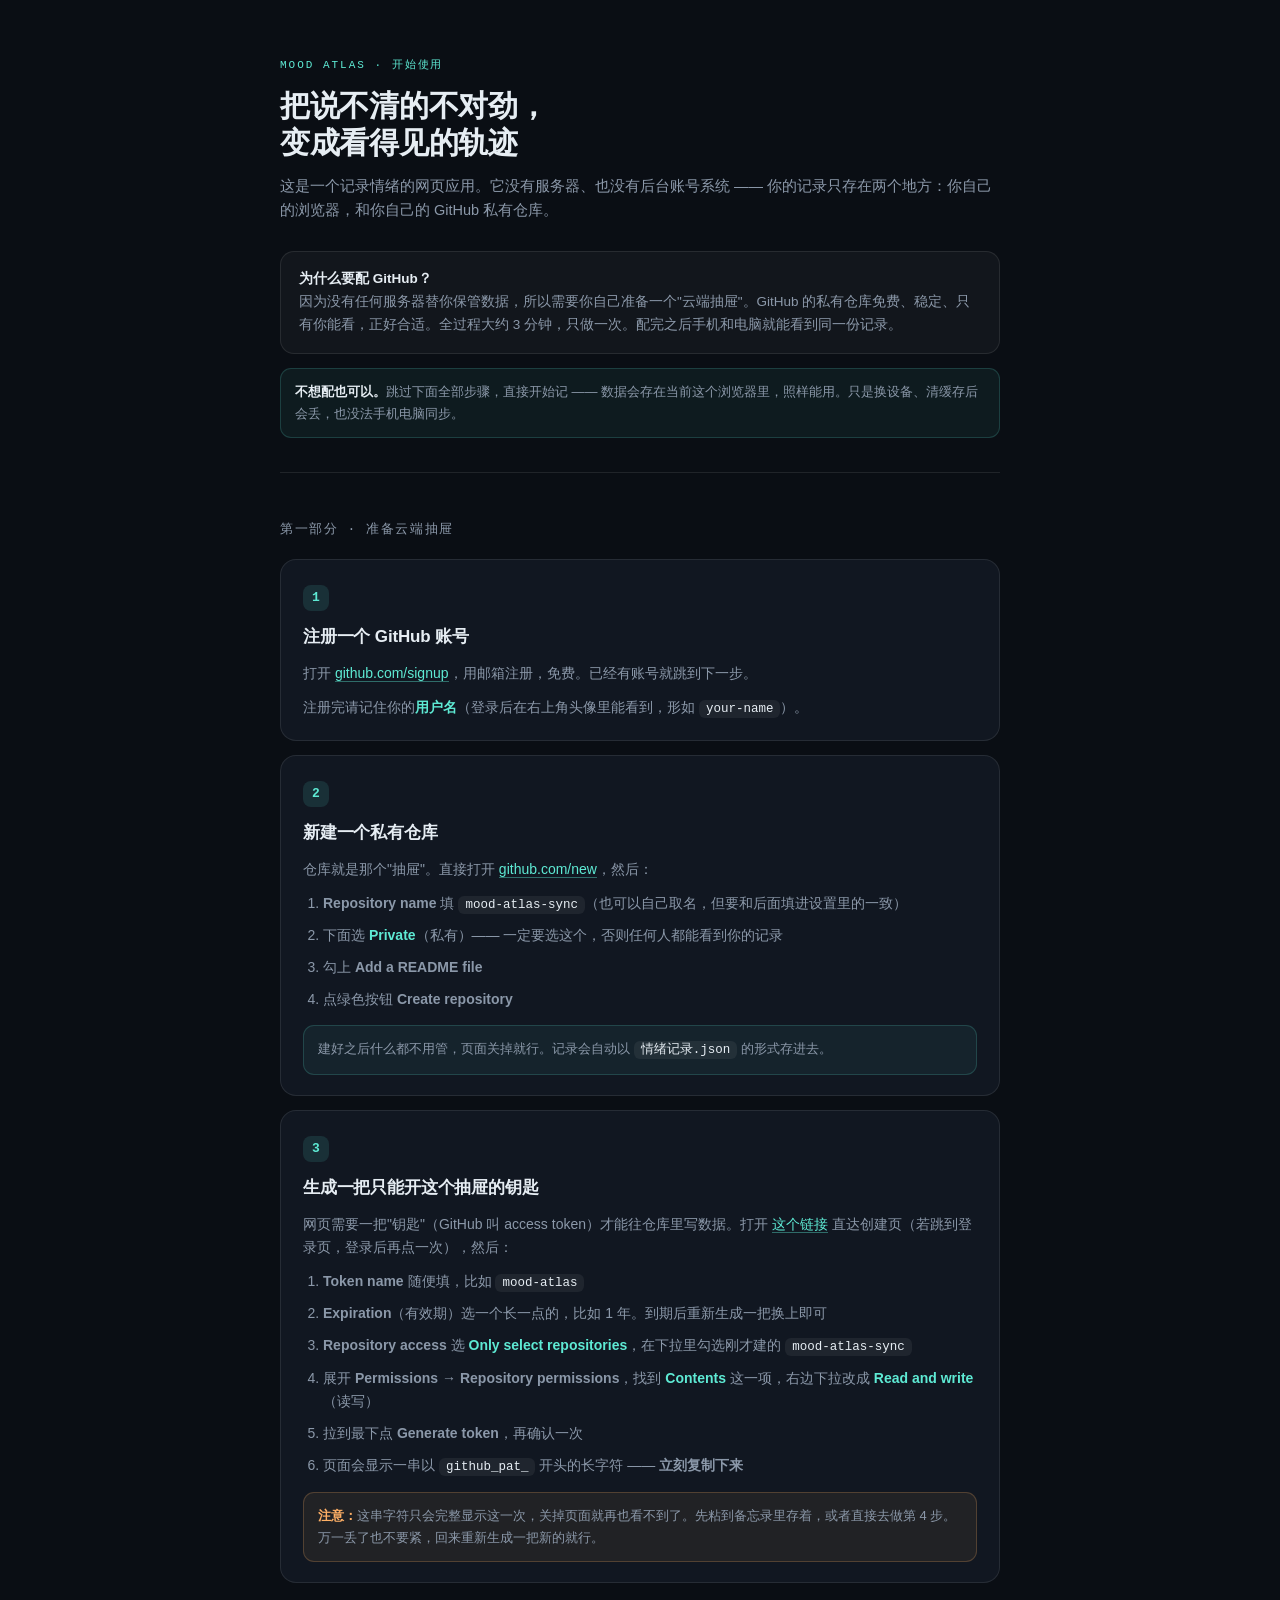
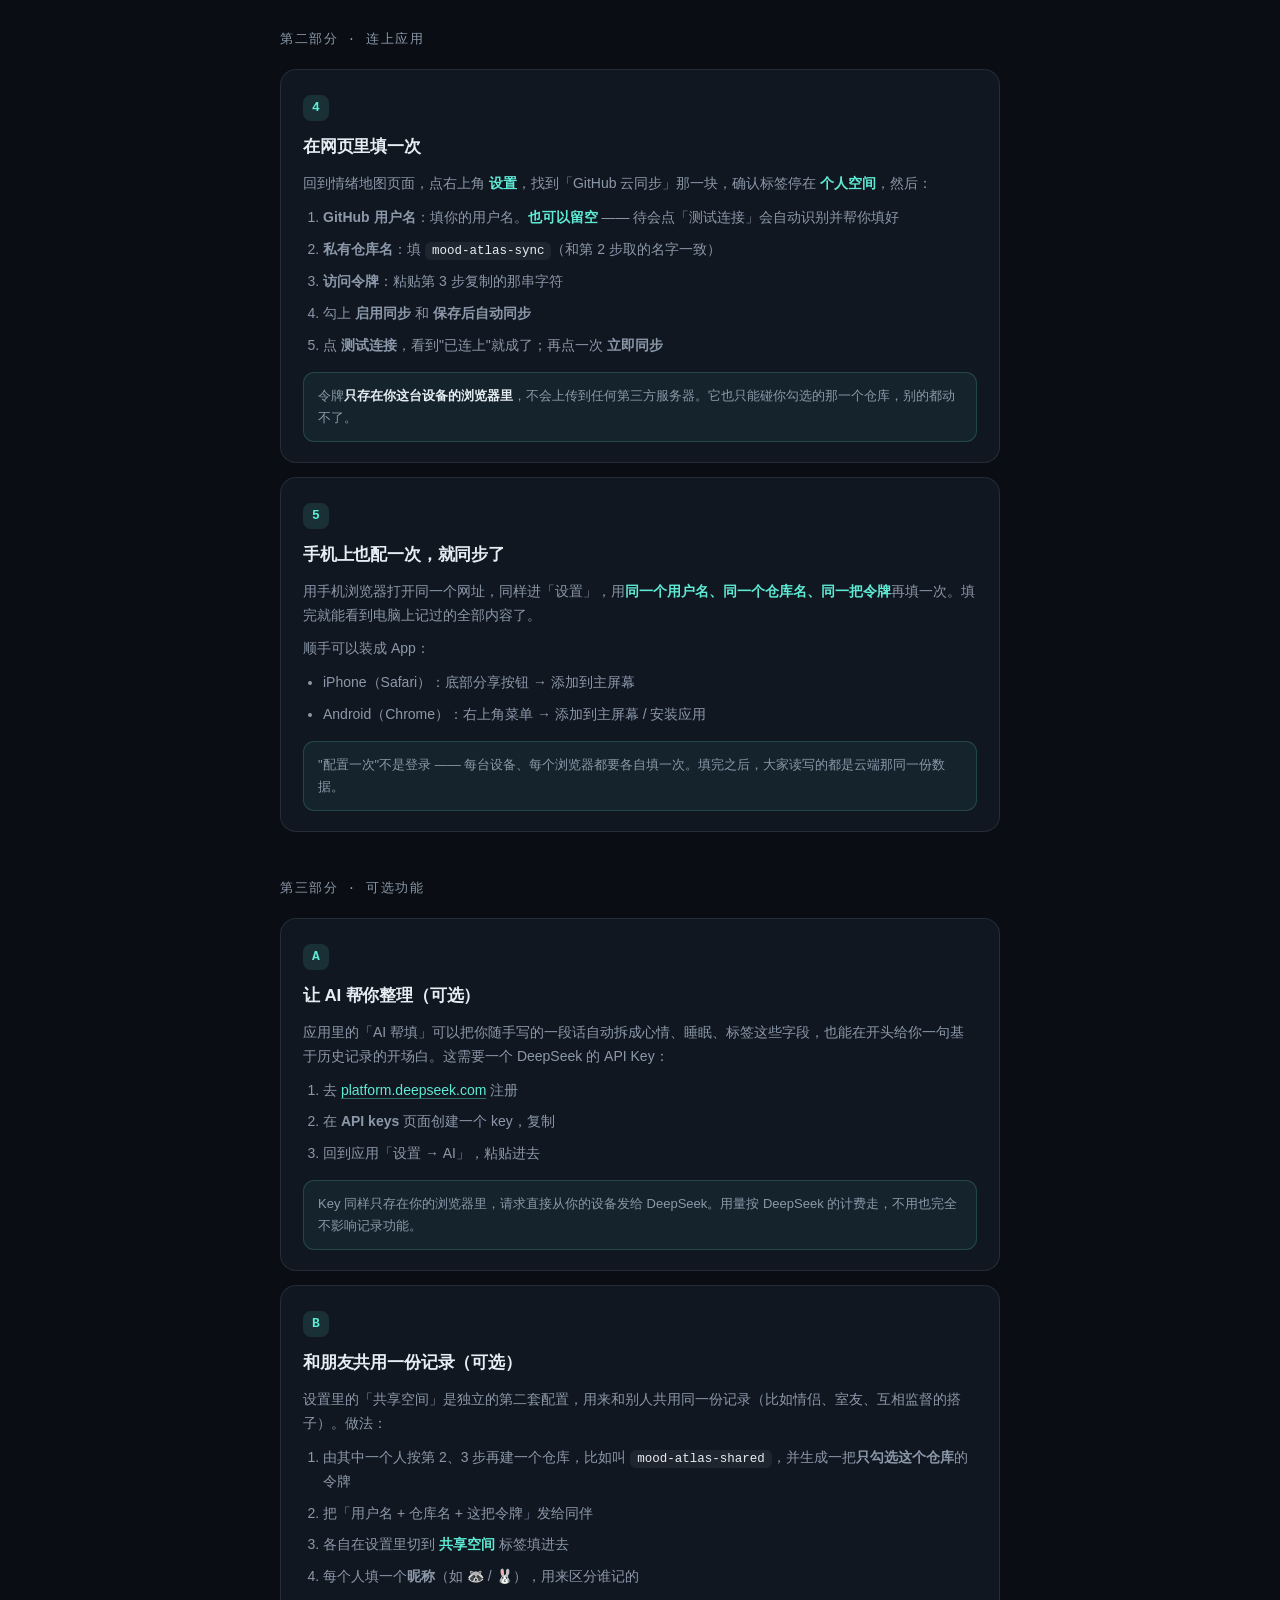
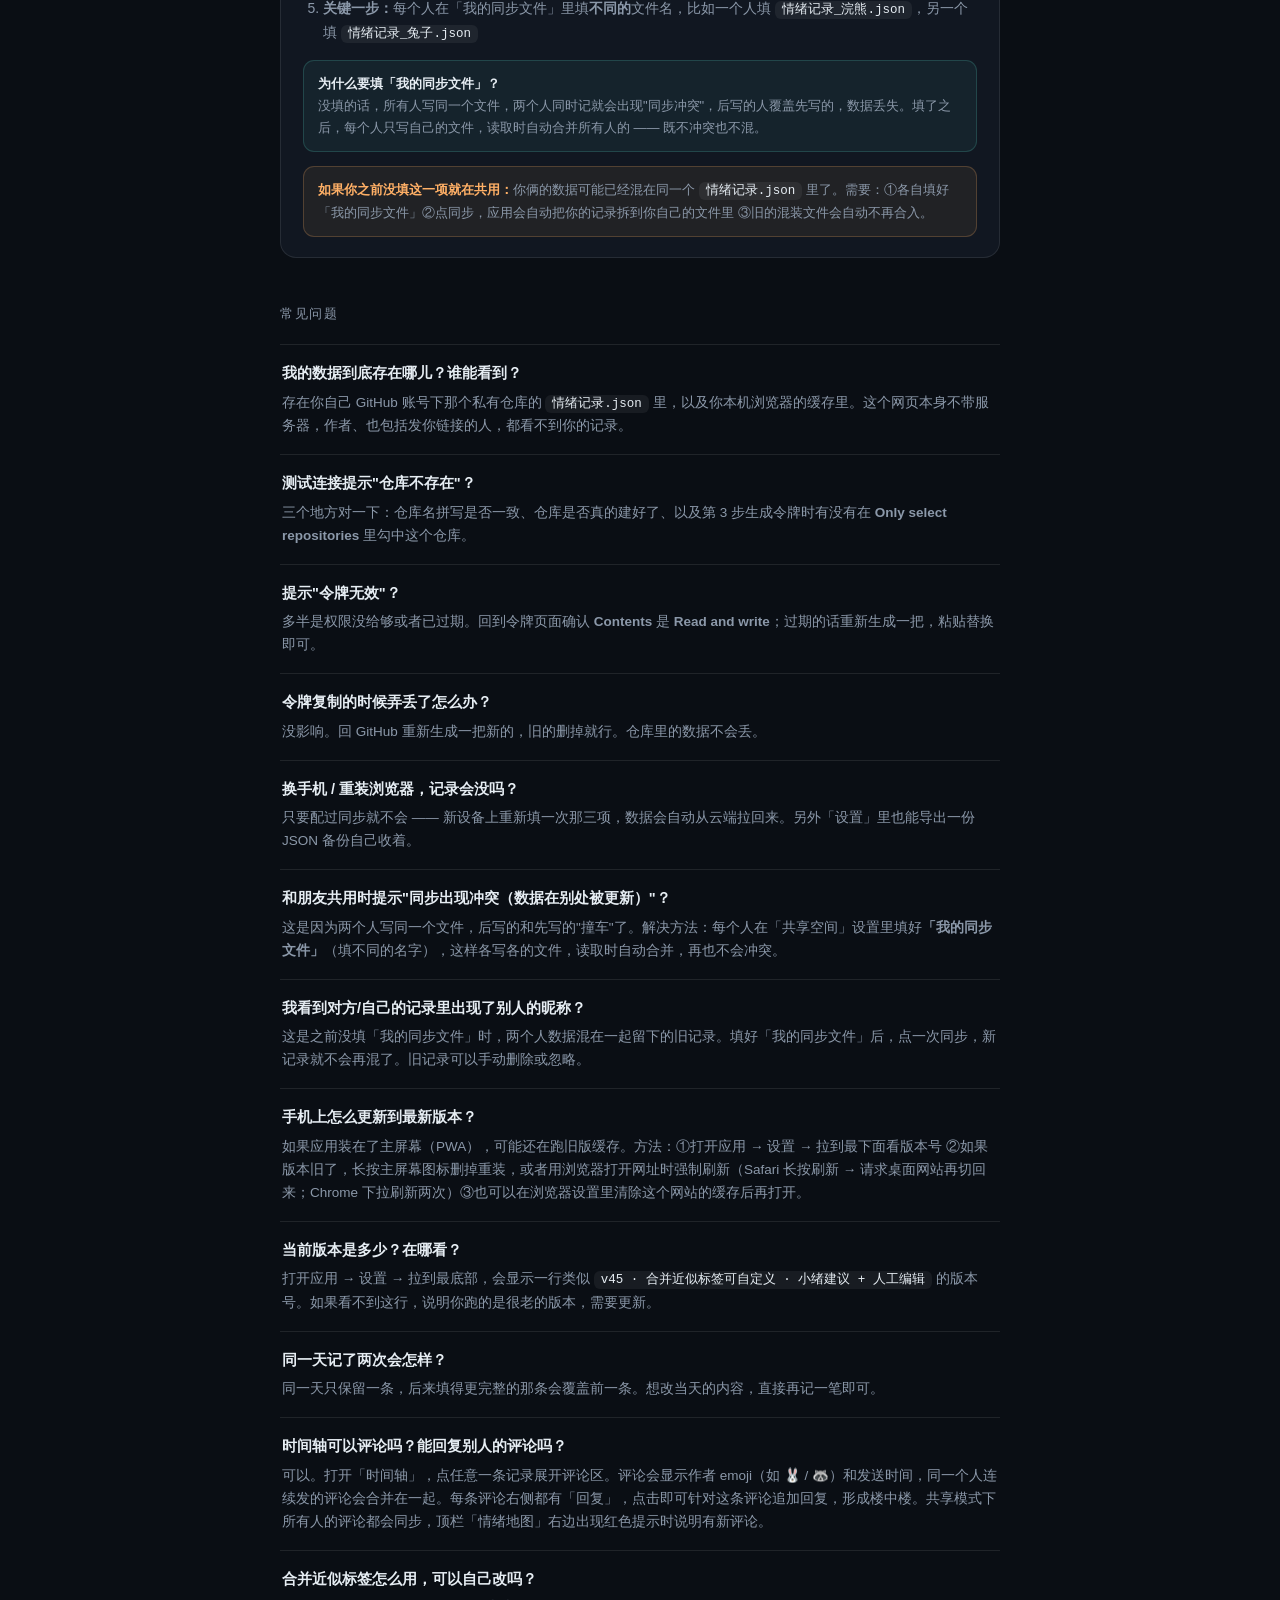
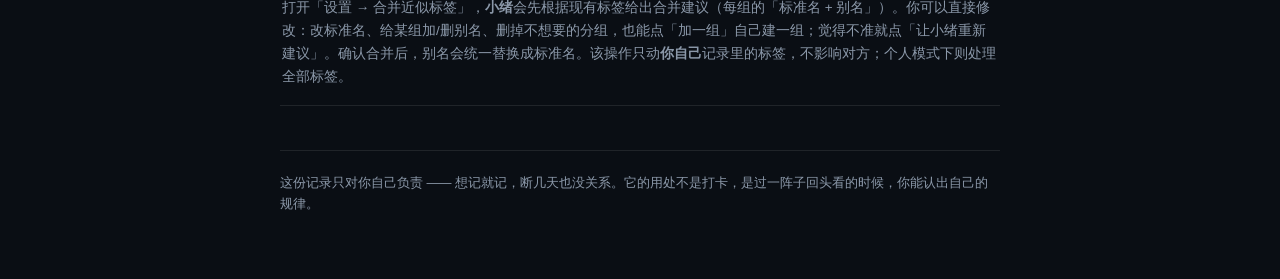
<file: deploy/guide.html>
<!DOCTYPE html>
<html lang="zh-CN">
<head>
<meta charset="utf-8">
<meta name="viewport" content="width=device-width,initial-scale=1,viewport-fit=cover">
<title>开始使用 · 情绪地图</title>
<style>
:root{
  --bg:#0a0e14; --bg-2:#111721; --ink:#e6edf3; --ink-dim:#8b98a9;
  --accent:#5eead4; --brd:rgba(255,255,255,.09); --glass:rgba(255,255,255,.035);
  --font:-apple-system,BlinkMacSystemFont,"Segoe UI","PingFang SC","Hiragino Sans GB","Microsoft YaHei",sans-serif;
  --mono:ui-monospace,SFMono-Regular,Menlo,Consolas,"Liberation Mono",monospace;
}
*{box-sizing:border-box}
body{
  margin:0;background:var(--bg);color:var(--ink);font-family:var(--font);
  line-height:1.7;-webkit-font-smoothing:antialiased;
  padding:0 20px calc(64px + env(safe-area-inset-bottom));
}
.wrap{max-width:720px;margin:0 auto}
header{padding:56px 0 34px;border-bottom:1px solid var(--brd)}
.kicker{font-family:var(--mono);font-size:11px;letter-spacing:.18em;text-transform:uppercase;color:var(--accent);margin:0 0 12px}
h1{font-size:30px;line-height:1.25;margin:0 0 12px;font-weight:600;letter-spacing:-.01em}
.lede{color:var(--ink-dim);font-size:14.5px;margin:0}
.tldr{
  margin:28px 0 0;padding:16px 18px;border-radius:14px;
  background:var(--glass);border:1px solid var(--brd);font-size:13.5px;color:var(--ink-dim)
}
.tldr b{color:var(--ink);font-weight:600}
h2{font-size:13px;font-family:var(--mono);letter-spacing:.12em;text-transform:uppercase;color:var(--ink-dim);margin:46px 0 18px;font-weight:500}
.step{position:relative;padding:22px 22px 20px 22px;margin:0 0 14px;border-radius:16px;background:var(--bg-2);border:1px solid var(--brd)}
.step-n{
  display:inline-flex;align-items:center;justify-content:center;width:26px;height:26px;border-radius:8px;
  background:rgba(94,234,212,.12);color:var(--accent);font-family:var(--mono);font-size:13px;font-weight:600;
  margin-bottom:12px
}
.step h3{margin:0 0 10px;font-size:17px;font-weight:600;letter-spacing:-.01em}
.step p{margin:0 0 10px;font-size:14px;color:var(--ink-dim)}
.step p:last-child{margin-bottom:0}
ol.sub,ul.sub{margin:10px 0 0;padding-left:20px;font-size:14px;color:var(--ink-dim)}
ol.sub li,ul.sub li{margin:0 0 8px}
ol.sub li:last-child,ul.sub li:last-child{margin-bottom:0}
code{font-family:var(--mono);font-size:12.5px;background:rgba(255,255,255,.06);color:var(--ink);padding:2px 7px;border-radius:6px;word-break:break-all}
.k{color:var(--accent);font-weight:600}
a{color:var(--accent);text-decoration:none;border-bottom:1px solid rgba(94,234,212,.4)}
a:hover{border-bottom-color:var(--accent)}
.note{
  margin:14px 0 0;padding:12px 14px;border-radius:11px;font-size:13px;
  background:rgba(94,234,212,.06);border:1px solid rgba(94,234,212,.18);color:var(--ink-dim)
}
.note b{color:var(--ink)}
.warn{background:rgba(255,176,102,.07);border-color:rgba(255,176,102,.22)}
.warn b{color:#ffb066}
.faq{border-top:1px solid var(--brd);padding:16px 2px}
.faq:last-of-type{border-bottom:1px solid var(--brd)}
.faq .q{font-size:14.5px;font-weight:600;margin:0 0 6px}
.faq .a{font-size:13.5px;color:var(--ink-dim);margin:0}
footer{margin:44px 0 0;padding-top:22px;border-top:1px solid var(--brd);font-size:12.5px;color:var(--ink-dim)}
@media (max-width:560px){
  header{padding:38px 0 26px}
  h1{font-size:25px}
  body{padding:0 16px 56px}
  .step{padding:18px}
}
</style>
</head>
<body>
<div class="wrap">

<header>
  <p class="kicker">Mood Atlas · 开始使用</p>
  <h1>把说不清的不对劲，<br>变成看得见的轨迹</h1>
  <p class="lede">这是一个记录情绪的网页应用。它没有服务器、也没有后台账号系统 —— 你的记录只存在两个地方：你自己的浏览器，和你自己的 GitHub 私有仓库。</p>
  <div class="tldr">
    <b>为什么要配 GitHub？</b><br>
    因为没有任何服务器替你保管数据，所以需要你自己准备一个"云端抽屉"。GitHub 的私有仓库免费、稳定、只有你能看，正好合适。全过程大约 3 分钟，只做一次。配完之后手机和电脑就能看到同一份记录。
  </div>
  <div class="note">
    <b>不想配也可以。</b>跳过下面全部步骤，直接开始记 —— 数据会存在当前这个浏览器里，照样能用。只是换设备、清缓存后会丢，也没法手机电脑同步。
  </div>
</header>

<h2>第一部分 · 准备云端抽屉</h2>

<div class="step">
  <div class="step-n">1</div>
  <h3>注册一个 GitHub 账号</h3>
  <p>打开 <a href="https://github.com/signup" target="_blank" rel="noopener">github.com/signup</a>，用邮箱注册，免费。已经有账号就跳到下一步。</p>
  <p>注册完请记住你的<span class="k">用户名</span>（登录后在右上角头像里能看到，形如 <code>your-name</code>）。</p>
</div>

<div class="step">
  <div class="step-n">2</div>
  <h3>新建一个私有仓库</h3>
  <p>仓库就是那个"抽屉"。直接打开 <a href="https://github.com/new" target="_blank" rel="noopener">github.com/new</a>，然后：</p>
  <ol class="sub">
    <li><b>Repository name</b> 填 <code>mood-atlas-sync</code>（也可以自己取名，但要和后面填进设置里的一致）</li>
    <li>下面选 <span class="k">Private</span>（私有）—— 一定要选这个，否则任何人都能看到你的记录</li>
    <li>勾上 <b>Add a README file</b></li>
    <li>点绿色按钮 <b>Create repository</b></li>
  </ol>
  <div class="note">建好之后什么都不用管，页面关掉就行。记录会自动以 <code>情绪记录.json</code> 的形式存进去。</div>
</div>

<div class="step">
  <div class="step-n">3</div>
  <h3>生成一把只能开这个抽屉的钥匙</h3>
  <p>网页需要一把"钥匙"（GitHub 叫 access token）才能往仓库里写数据。打开 <a href="https://github.com/settings/personal-access-tokens/new" target="_blank" rel="noopener">这个链接</a> 直达创建页（若跳到登录页，登录后再点一次），然后：</p>
  <ol class="sub">
    <li><b>Token name</b> 随便填，比如 <code>mood-atlas</code></li>
    <li><b>Expiration</b>（有效期）选一个长一点的，比如 1 年。到期后重新生成一把换上即可</li>
    <li><b>Repository access</b> 选 <span class="k">Only select repositories</span>，在下拉里勾选刚才建的 <code>mood-atlas-sync</code></li>
    <li>展开 <b>Permissions → Repository permissions</b>，找到 <span class="k">Contents</span> 这一项，右边下拉改成 <span class="k">Read and write</span>（读写）</li>
    <li>拉到最下点 <b>Generate token</b>，再确认一次</li>
    <li>页面会显示一串以 <code>github_pat_</code> 开头的长字符 —— <b>立刻复制下来</b></li>
  </ol>
  <div class="note warn"><b>注意：</b>这串字符只会完整显示这一次，关掉页面就再也看不到了。先粘到备忘录里存着，或者直接去做第 4 步。万一丢了也不要紧，回来重新生成一把新的就行。</div>
</div>

<h2>第二部分 · 连上应用</h2>

<div class="step">
  <div class="step-n">4</div>
  <h3>在网页里填一次</h3>
  <p>回到情绪地图页面，点右上角 <span class="k">设置</span>，找到「GitHub 云同步」那一块，确认标签停在 <span class="k">个人空间</span>，然后：</p>
  <ol class="sub">
    <li><b>GitHub 用户名</b>：填你的用户名。<span class="k">也可以留空</span> —— 待会点「测试连接」会自动识别并帮你填好</li>
    <li><b>私有仓库名</b>：填 <code>mood-atlas-sync</code>（和第 2 步取的名字一致）</li>
    <li><b>访问令牌</b>：粘贴第 3 步复制的那串字符</li>
    <li>勾上 <b>启用同步</b> 和 <b>保存后自动同步</b></li>
    <li>点 <b>测试连接</b>，看到"已连上"就成了；再点一次 <b>立即同步</b></li>
  </ol>
  <div class="note">令牌<b>只存在你这台设备的浏览器里</b>，不会上传到任何第三方服务器。它也只能碰你勾选的那一个仓库，别的都动不了。</div>
</div>

<div class="step">
  <div class="step-n">5</div>
  <h3>手机上也配一次，就同步了</h3>
  <p>用手机浏览器打开同一个网址，同样进「设置」，用<span class="k">同一个用户名、同一个仓库名、同一把令牌</span>再填一次。填完就能看到电脑上记过的全部内容了。</p>
  <p>顺手可以装成 App：</p>
  <ul class="sub">
    <li>iPhone（Safari）：底部分享按钮 → 添加到主屏幕</li>
    <li>Android（Chrome）：右上角菜单 → 添加到主屏幕 / 安装应用</li>
  </ul>
  <div class="note">"配置一次"不是登录 —— 每台设备、每个浏览器都要各自填一次。填完之后，大家读写的都是云端那同一份数据。</div>
</div>

<h2>第三部分 · 可选功能</h2>

<div class="step">
  <div class="step-n">A</div>
  <h3>让 AI 帮你整理（可选）</h3>
  <p>应用里的「AI 帮填」可以把你随手写的一段话自动拆成心情、睡眠、标签这些字段，也能在开头给你一句基于历史记录的开场白。这需要一个 DeepSeek 的 API Key：</p>
  <ol class="sub">
    <li>去 <a href="https://platform.deepseek.com/" target="_blank" rel="noopener">platform.deepseek.com</a> 注册</li>
    <li>在 <b>API keys</b> 页面创建一个 key，复制</li>
    <li>回到应用「设置 → AI」，粘贴进去</li>
  </ol>
  <div class="note">Key 同样只存在你的浏览器里，请求直接从你的设备发给 DeepSeek。用量按 DeepSeek 的计费走，不用也完全不影响记录功能。</div>
</div>

<div class="step">
  <div class="step-n">B</div>
  <h3>和朋友共用一份记录（可选）</h3>
  <p>设置里的「共享空间」是独立的第二套配置，用来和别人共用同一份记录（比如情侣、室友、互相监督的搭子）。做法：</p>
  <ol class="sub">
    <li>由其中一个人按第 2、3 步再建一个仓库，比如叫 <code>mood-atlas-shared</code>，并生成一把<b>只勾选这个仓库</b>的令牌</li>
    <li>把「用户名 + 仓库名 + 这把令牌」发给同伴</li>
    <li>各自在设置里切到 <span class="k">共享空间</span> 标签填进去</li>
    <li>每个人填一个<b>昵称</b>（如 🦝 / 🐰），用来区分谁记的</li>
    <li><b>关键一步：</b>每个人在「我的同步文件」里填<b>不同的</b>文件名，比如一个人填 <code>情绪记录_浣熊.json</code>，另一个填 <code>情绪记录_兔子.json</code></li>
  </ol>
  <div class="note">
    <b>为什么要填「我的同步文件」？</b><br>
    没填的话，所有人写同一个文件，两个人同时记就会出现"同步冲突"，后写的人覆盖先写的，数据丢失。填了之后，每个人只写自己的文件，读取时自动合并所有人的 —— 既不冲突也不混。
  </div>
  <div class="note warn">
    <b>如果你之前没填这一项就在共用：</b>你俩的数据可能已经混在同一个 <code>情绪记录.json</code> 里了。需要：①各自填好「我的同步文件」②点同步，应用会自动把你的记录拆到你自己的文件里 ③旧的混装文件会自动不再合入。
  </div>
</div>

<h2>常见问题</h2>

<div class="faq">
  <p class="q">我的数据到底存在哪儿？谁能看到？</p>
  <p class="a">存在你自己 GitHub 账号下那个私有仓库的 <code>情绪记录.json</code> 里，以及你本机浏览器的缓存里。这个网页本身不带服务器，作者、也包括发你链接的人，都看不到你的记录。</p>
</div>
<div class="faq">
  <p class="q">测试连接提示"仓库不存在"？</p>
  <p class="a">三个地方对一下：仓库名拼写是否一致、仓库是否真的建好了、以及第 3 步生成令牌时有没有在 <b>Only select repositories</b> 里勾中这个仓库。</p>
</div>
<div class="faq">
  <p class="q">提示"令牌无效"？</p>
  <p class="a">多半是权限没给够或者已过期。回到令牌页面确认 <b>Contents</b> 是 <b>Read and write</b>；过期的话重新生成一把，粘贴替换即可。</p>
</div>
<div class="faq">
  <p class="q">令牌复制的时候弄丢了怎么办？</p>
  <p class="a">没影响。回 GitHub 重新生成一把新的，旧的删掉就行。仓库里的数据不会丢。</p>
</div>
<div class="faq">
  <p class="q">换手机 / 重装浏览器，记录会没吗？</p>
  <p class="a">只要配过同步就不会 —— 新设备上重新填一次那三项，数据会自动从云端拉回来。另外「设置」里也能导出一份 JSON 备份自己收着。</p>
</div>
<div class="faq">
  <p class="q">和朋友共用时提示"同步出现冲突（数据在别处被更新）"？</p>
  <p class="a">这是因为两个人写同一个文件，后写的和先写的"撞车"了。解决方法：每个人在「共享空间」设置里填好<b>「我的同步文件」</b>（填不同的名字），这样各写各的文件，读取时自动合并，再也不会冲突。</p>
</div>
<div class="faq">
  <p class="q">我看到对方/自己的记录里出现了别人的昵称？</p>
  <p class="a">这是之前没填「我的同步文件」时，两个人数据混在一起留下的旧记录。填好「我的同步文件」后，点一次同步，新记录就不会再混了。旧记录可以手动删除或忽略。</p>
</div>
<div class="faq">
  <p class="q">手机上怎么更新到最新版本？</p>
  <p class="a">如果应用装在了主屏幕（PWA），可能还在跑旧版缓存。方法：①打开应用 → 设置 → 拉到最下面看版本号 ②如果版本旧了，长按主屏幕图标删掉重装，或者用浏览器打开网址时强制刷新（Safari 长按刷新 → 请求桌面网站再切回来；Chrome 下拉刷新两次）③也可以在浏览器设置里清除这个网站的缓存后再打开。</p>
</div>
<div class="faq">
  <p class="q">当前版本是多少？在哪看？</p>
  <p class="a">打开应用 → 设置 → 拉到最底部，会显示一行类似 <code>v45 · 合并近似标签可自定义 · 小绪建议 + 人工编辑</code> 的版本号。如果看不到这行，说明你跑的是很老的版本，需要更新。</p>
</div>
<div class="faq">
  <p class="q">同一天记了两次会怎样？</p>
  <p class="a">同一天只保留一条，后来填得更完整的那条会覆盖前一条。想改当天的内容，直接再记一笔即可。</p>
</div>
<div class="faq">
  <p class="q">时间轴可以评论吗？能回复别人的评论吗？</p>
  <p class="a">可以。打开「时间轴」，点任意一条记录展开评论区。评论会显示作者 emoji（如 🐰 / 🦝）和发送时间，同一个人连续发的评论会合并在一起。每条评论右侧都有「回复」，点击即可针对这条评论追加回复，形成楼中楼。共享模式下所有人的评论都会同步，顶栏「情绪地图」右边出现红色提示时说明有新评论。</p>
</div>
<div class="faq">
  <p class="q">合并近似标签怎么用，可以自己改吗？</p>
  <p class="a">打开「设置 → 合并近似标签」，<b>小绪</b>会先根据现有标签给出合并建议（每组的「标准名 + 别名」）。你可以直接修改：改标准名、给某组加/删别名、删掉不想要的分组，也能点「加一组」自己建一组；觉得不准就点「让小绪重新建议」。确认合并后，别名会统一替换成标准名。该操作只动<b>你自己</b>记录里的标签，不影响对方；个人模式下则处理全部标签。</p>
</div>

<footer>
  这份记录只对你自己负责 —— 想记就记，断几天也没关系。它的用处不是打卡，是过一阵子回头看的时候，你能认出自己的规律。
</footer>

</div>
</body>
</html>
</file>
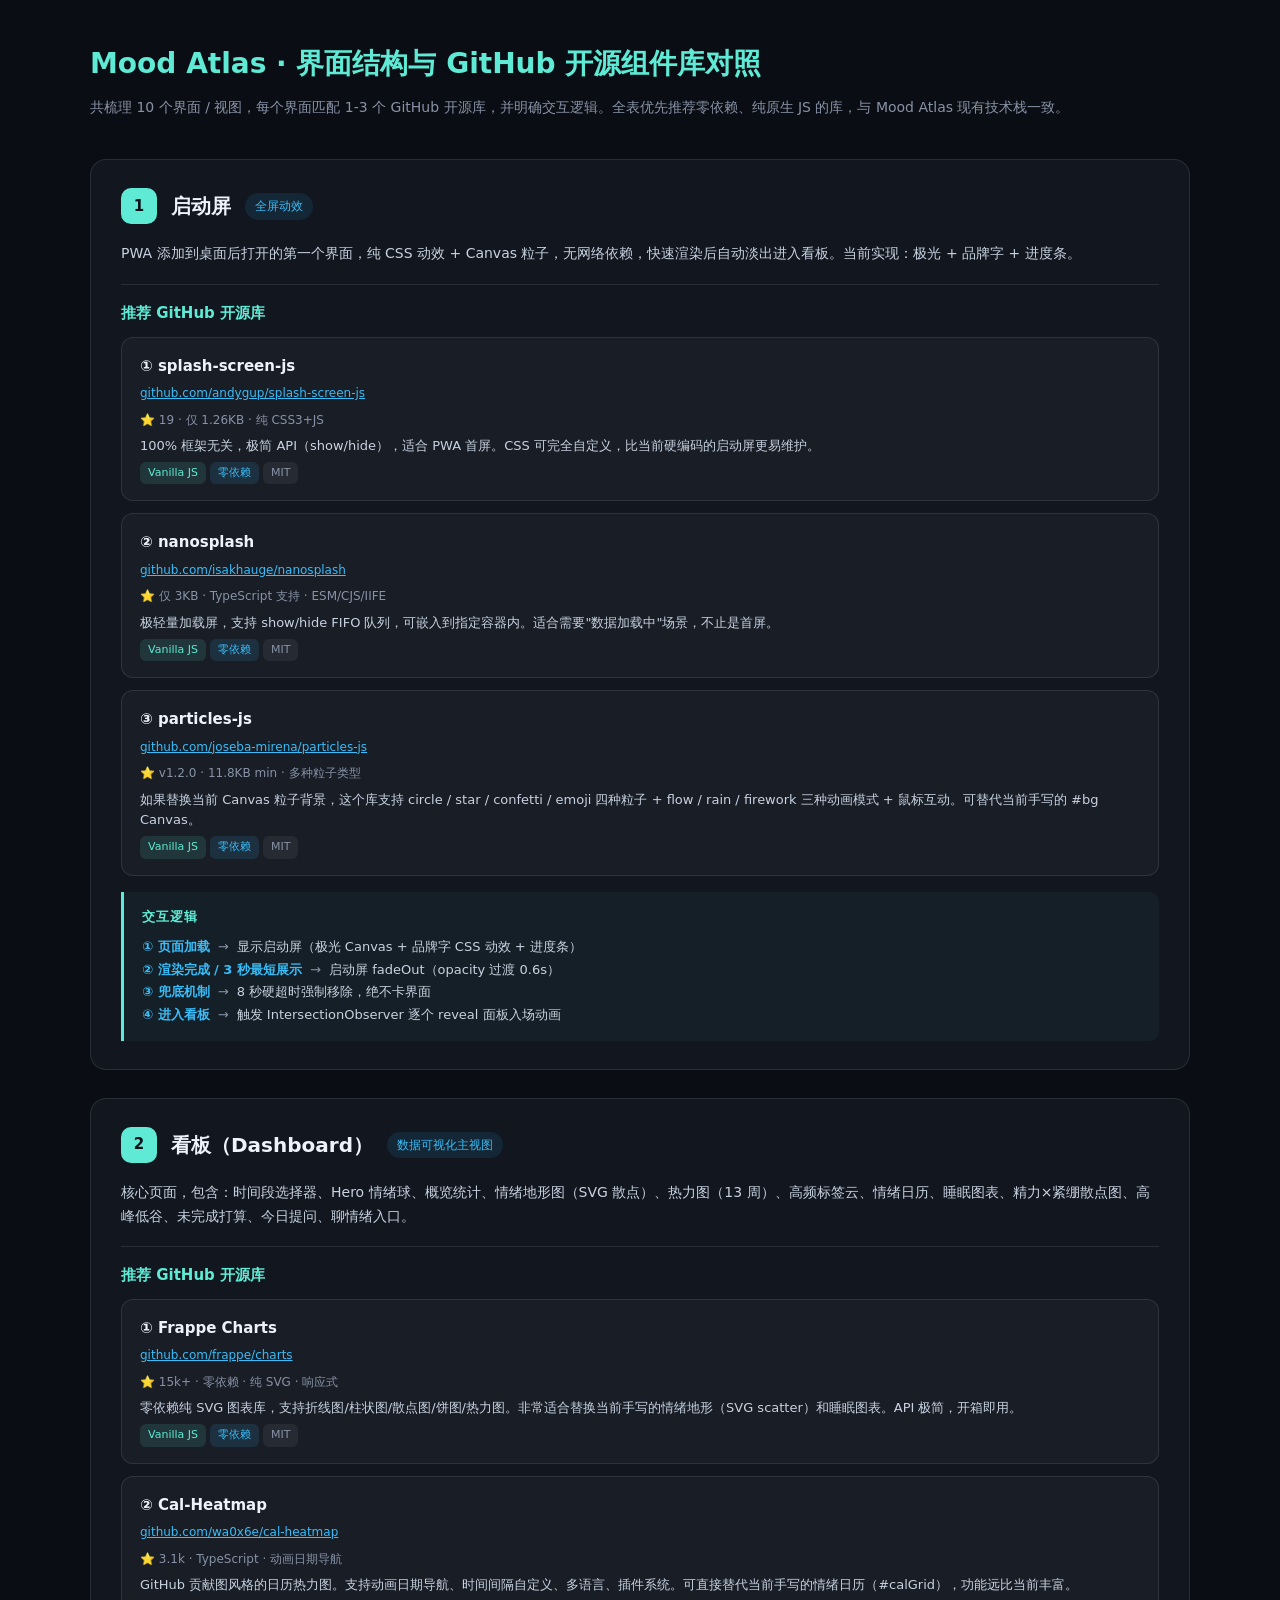
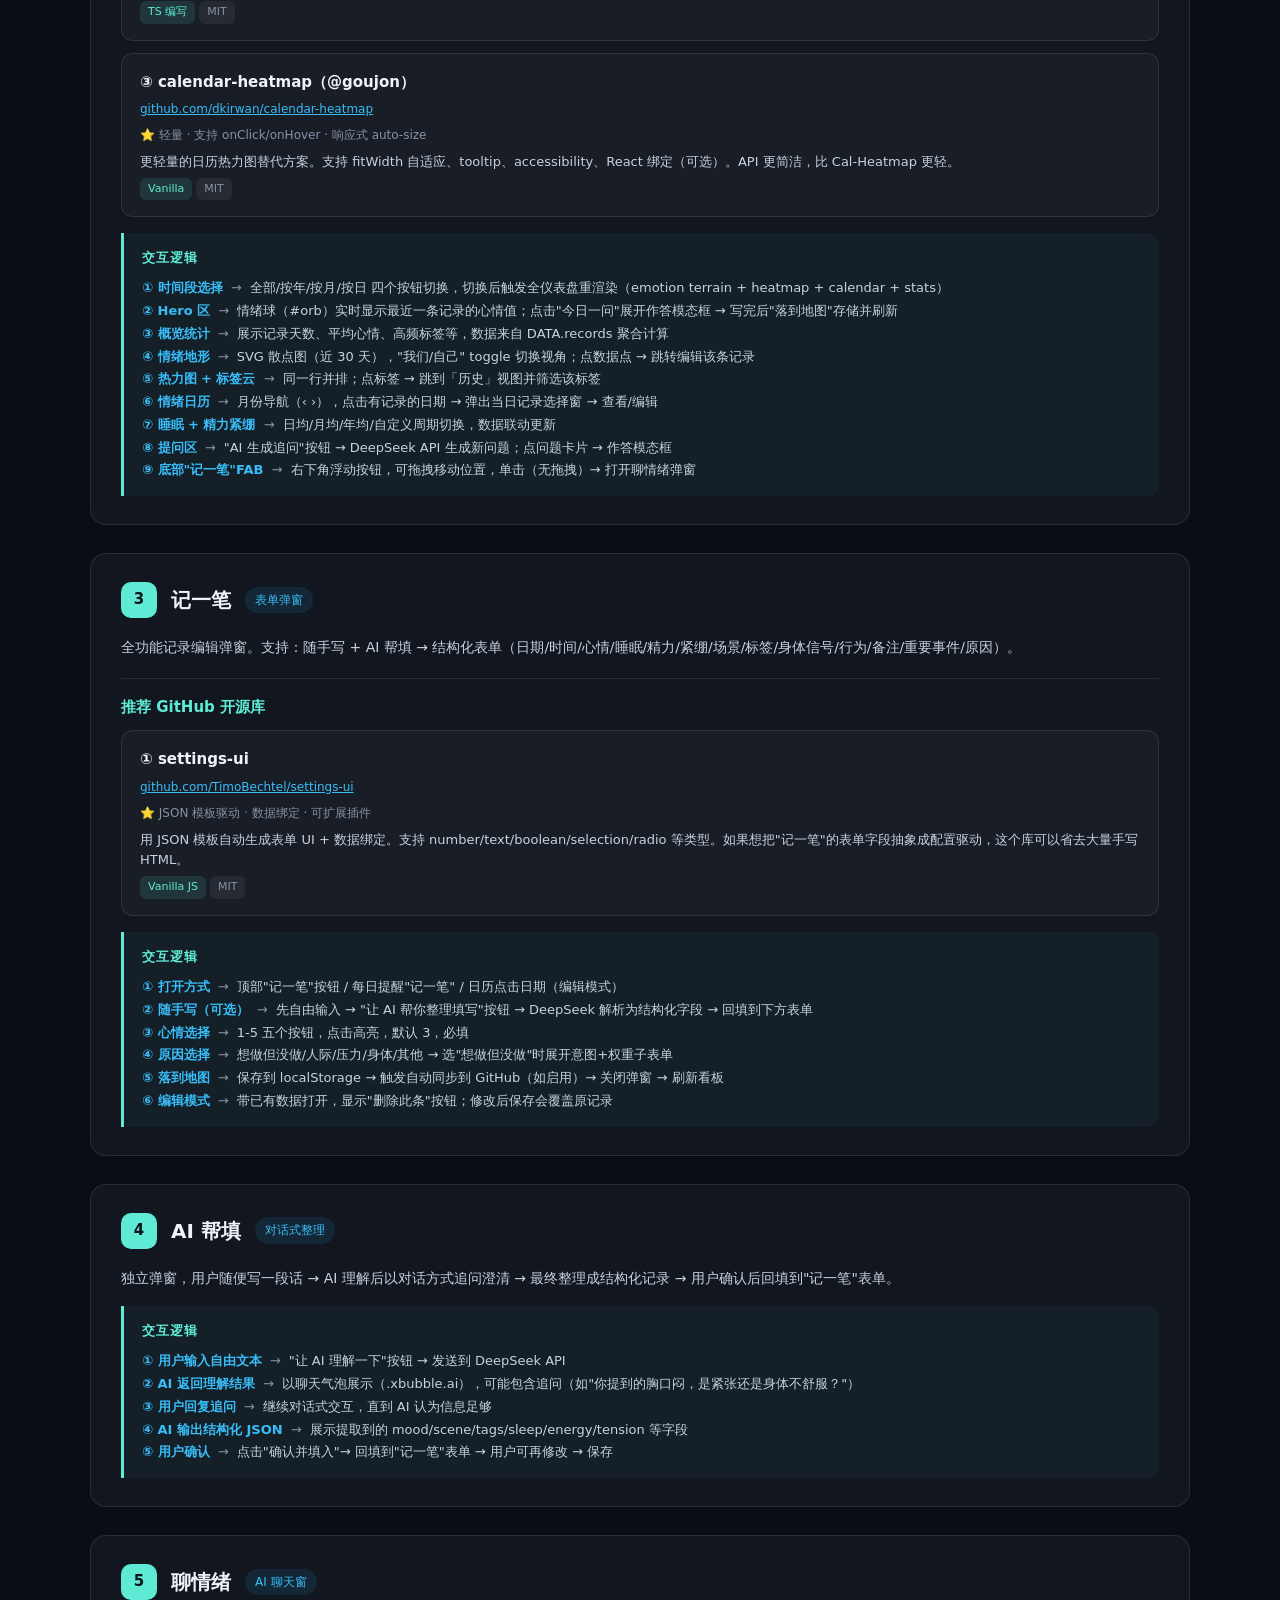
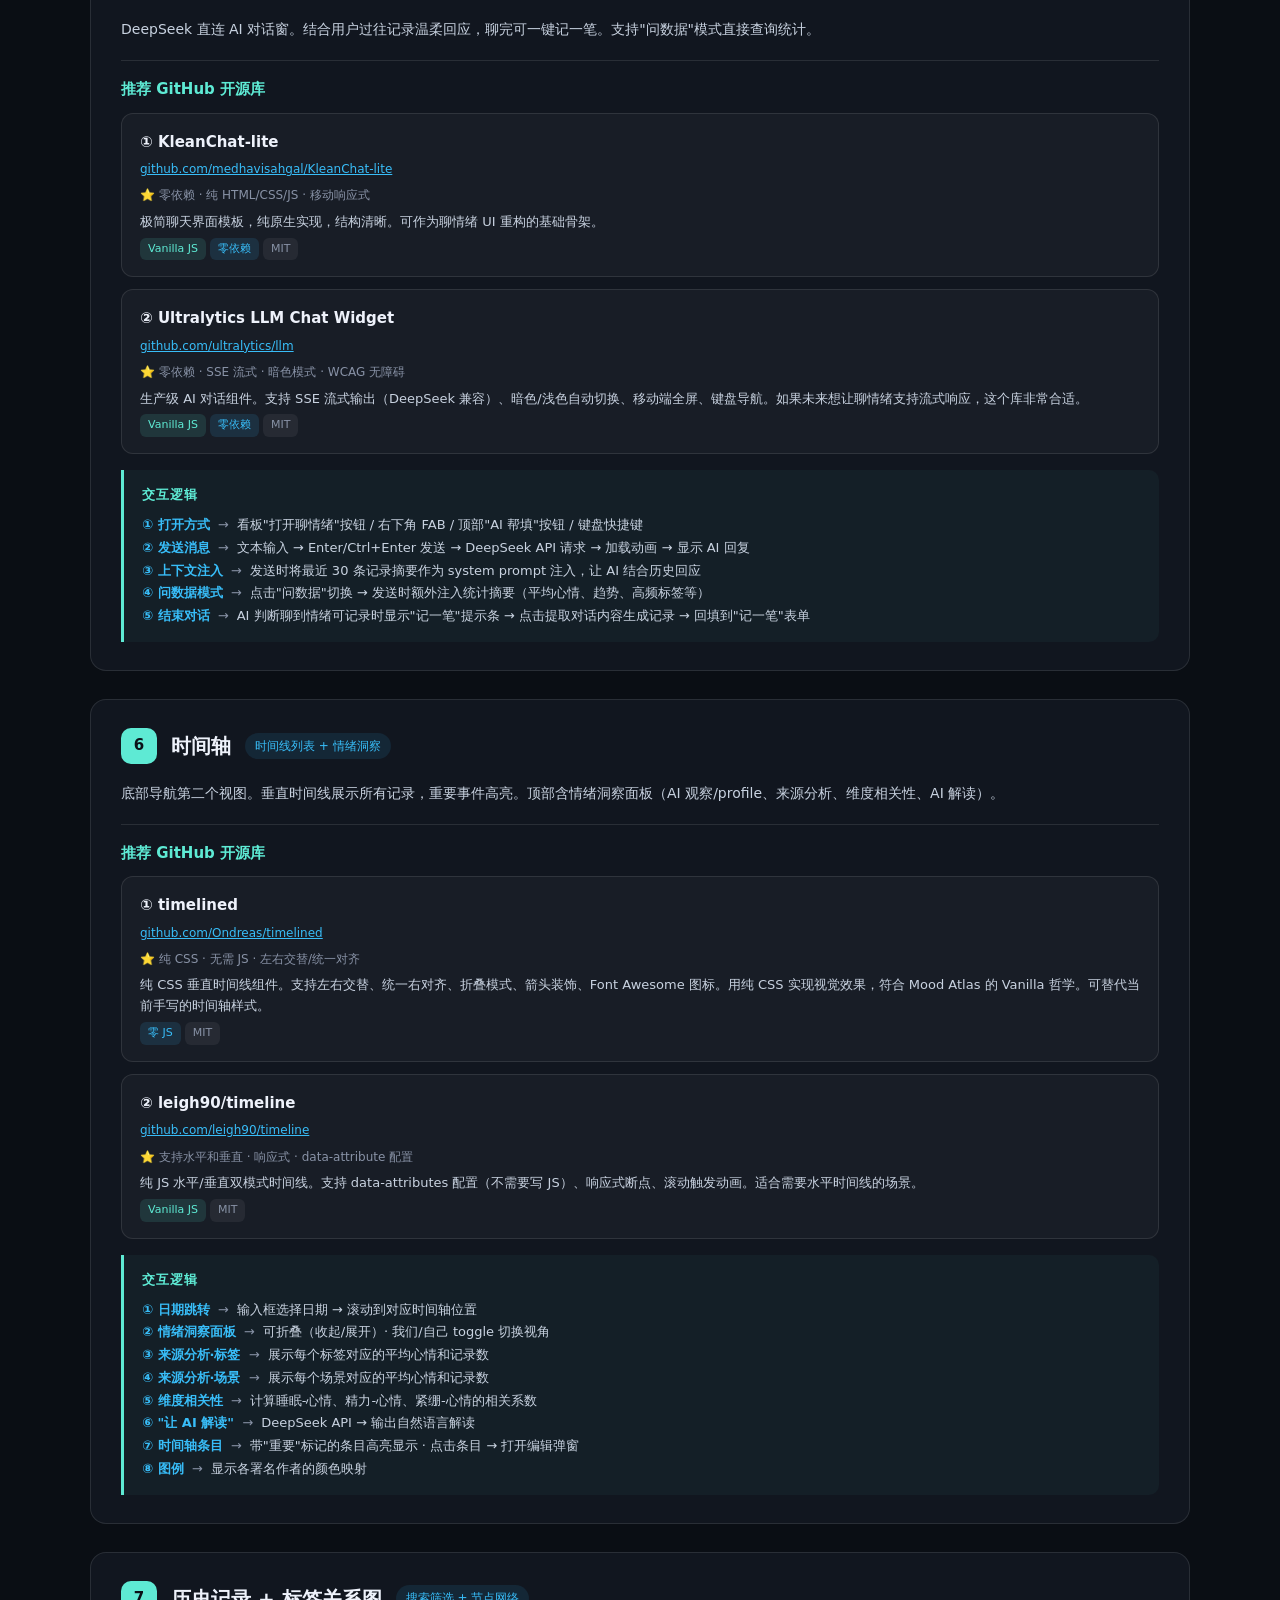
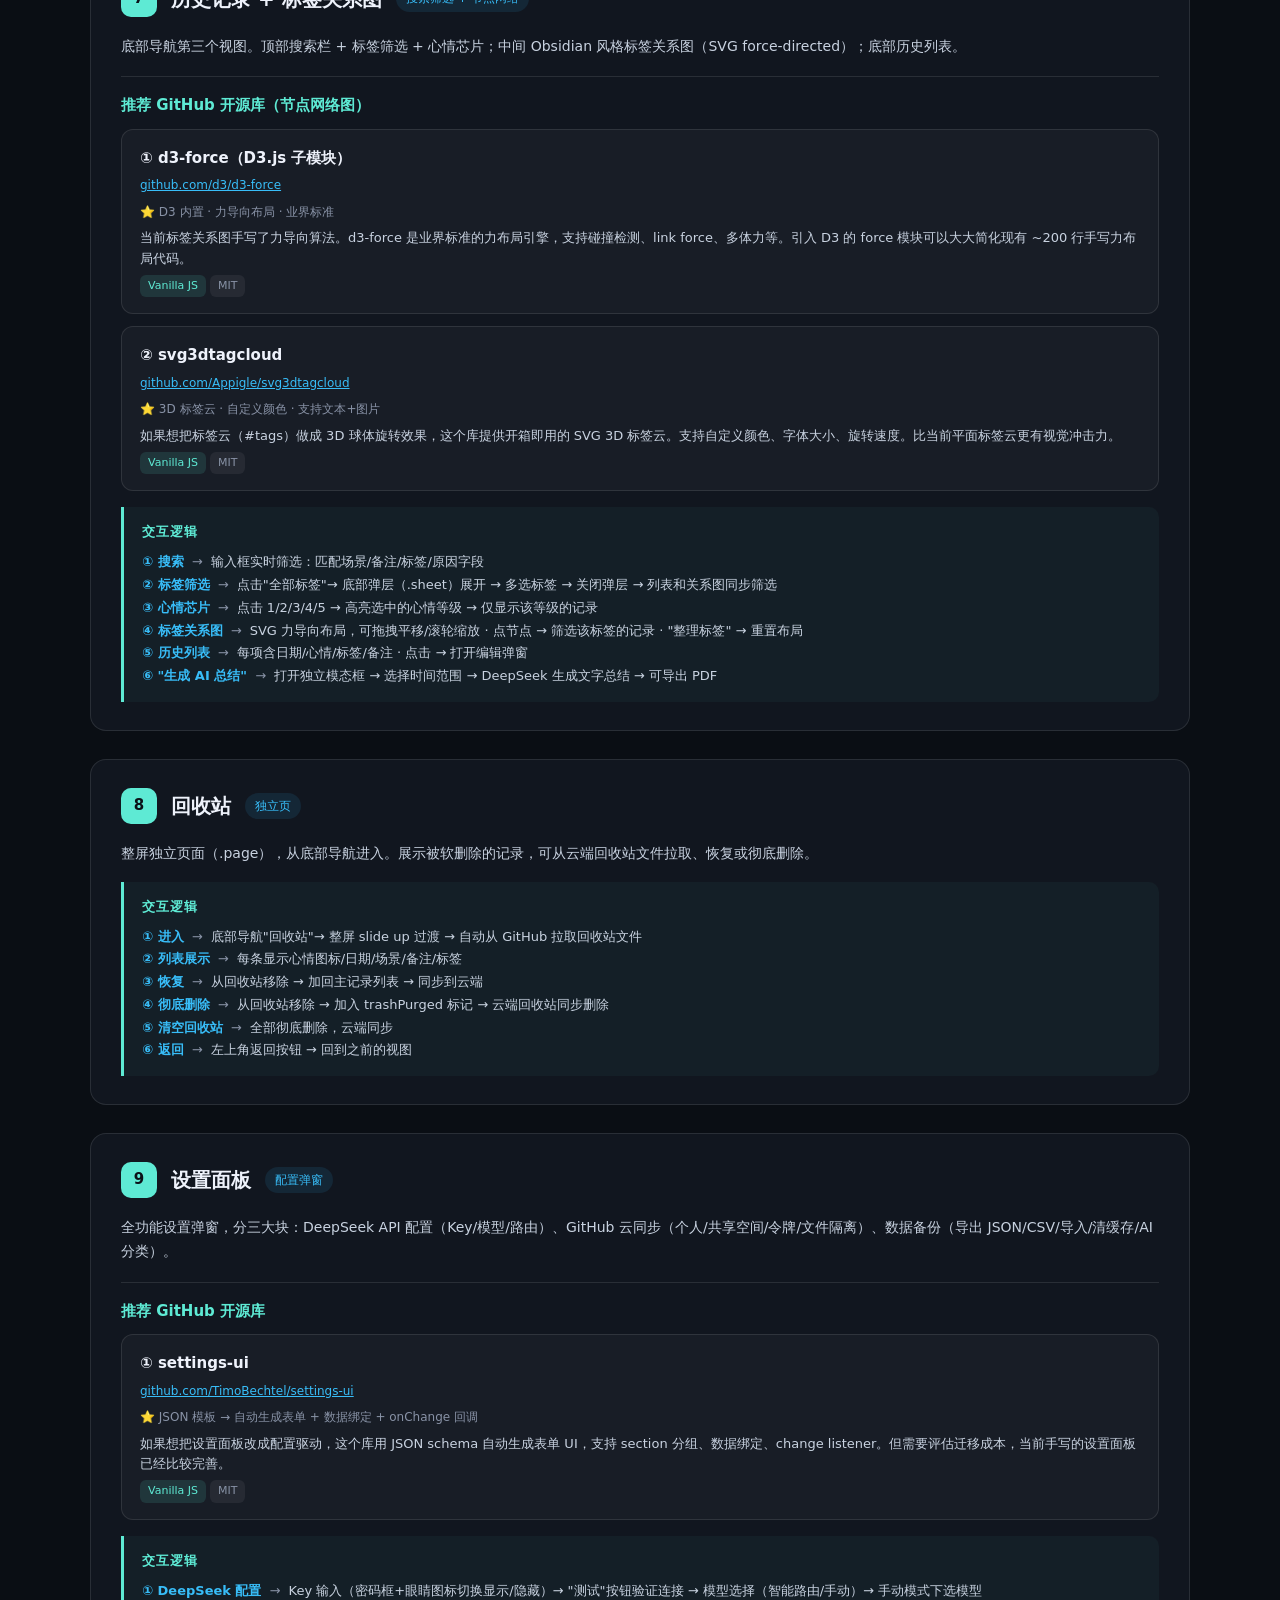
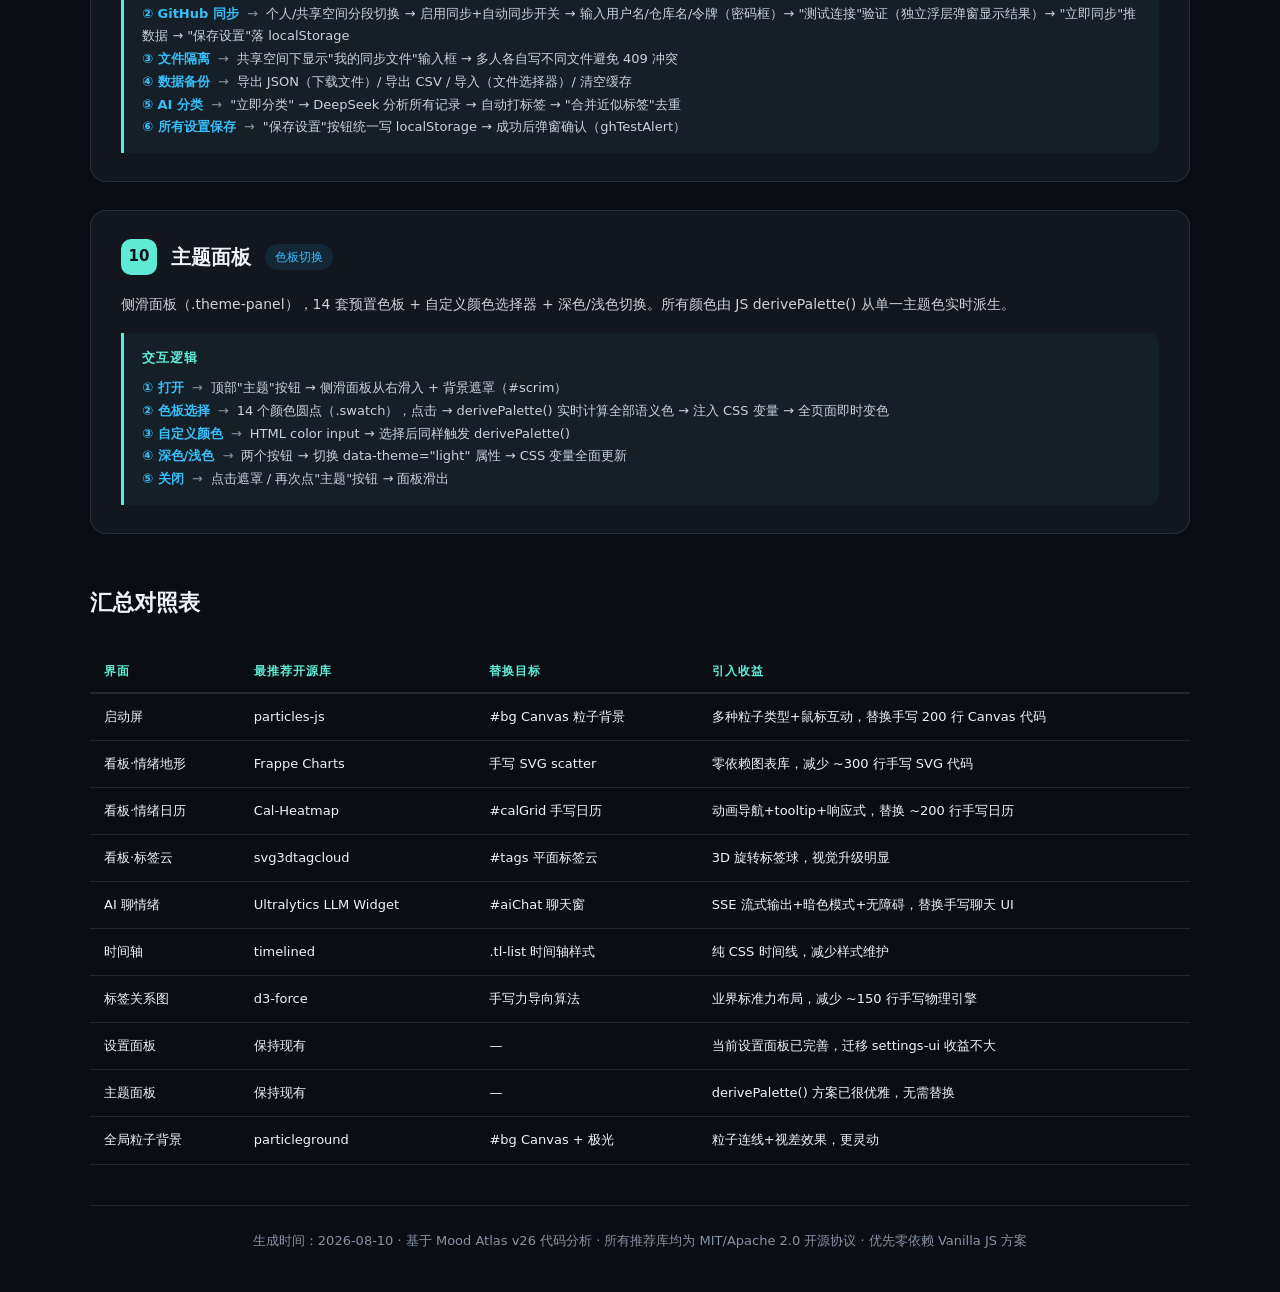
<file: deploy/.workbuddy/MoodAtlas-UI-GitHub组件库对照表.html>
<!DOCTYPE html>
<html lang="zh-CN">
<head>
<meta charset="UTF-8">
<meta name="viewport" content="width=device-width, initial-scale=1.0">
<title>Mood Atlas · 界面结构与 GitHub 开源组件库对照</title>
<style>
  :root {
    --bg: #0a0e14; --card: #11161f; --border: rgba(255,255,255,0.1);
    --text: #eef2fb; --soft: #c8d2e0; --dim: #8892a6;
    --accent: #5eead4; --accent2: #38bdf8;
  }
  * { box-sizing: border-box; margin: 0; padding: 0; }
  body { background: var(--bg); color: var(--text); font-family: 'PingFang SC','Microsoft YaHei',system-ui,sans-serif; line-height: 1.7; padding: 40px 20px; }
  .container { max-width: 1100px; margin: 0 auto; }
  h1 { font-size: 28px; font-weight: 700; margin-bottom: 8px; color: var(--accent); }
  .subtitle { color: var(--dim); font-size: 14px; margin-bottom: 40px; }

  .screen-section { background: var(--card); border: 1px solid var(--border); border-radius: 16px; padding: 28px 30px; margin-bottom: 28px; }
  .screen-section:hover { border-color: var(--accent); }

  .screen-header { display: flex; align-items: center; gap: 14px; margin-bottom: 18px; flex-wrap: wrap; }
  .screen-num { width: 36px; height: 36px; border-radius: 10px; background: var(--accent); color: #0b1118; display: flex; align-items: center; justify-content: center; font-weight: 800; font-size: 15px; flex-shrink: 0; }
  .screen-title { font-size: 20px; font-weight: 700; }
  .screen-type { font-size: 12px; color: var(--accent2); background: rgba(56,189,248,0.1); padding: 3px 10px; border-radius: 999px; }
  .screen-desc { color: var(--soft); font-size: 14px; margin-bottom: 16px; }

  .sub-section { margin-top: 18px; padding-top: 16px; border-top: 1px solid var(--border); }
  .sub-title { font-size: 15px; font-weight: 600; color: var(--accent); margin-bottom: 10px; }

  .lib-grid { display: grid; grid-template-columns: 1fr; gap: 12px; margin-top: 10px; }
  .lib-card { background: rgba(255,255,255,0.03); border: 1px solid var(--border); border-radius: 12px; padding: 16px 18px; }
  .lib-name { font-size: 15px; font-weight: 700; color: var(--text); margin-bottom: 4px; }
  .lib-url { font-size: 12px; color: var(--accent2); word-break: break-all; margin-bottom: 6px; display: block; }
  .lib-stars { font-size: 12px; color: var(--dim); margin-bottom: 6px; }
  .lib-why { font-size: 13px; color: var(--soft); line-height: 1.6; }
  .lib-tag { display: inline-block; font-size: 11px; padding: 2px 8px; border-radius: 6px; margin-right: 4px; margin-top: 4px; }
  .tag-vanilla { background: rgba(94,234,212,0.12); color: var(--accent); }
  .tag-zero { background: rgba(56,189,248,0.12); color: var(--accent2); }
  .tag-mit { background: rgba(255,255,255,0.06); color: var(--dim); }

  .interaction-block { margin-top: 16px; background: rgba(94,234,212,0.04); border-left: 3px solid var(--accent); padding: 14px 18px; border-radius: 0 10px 10px 0; }
  .interaction-title { font-size: 13px; font-weight: 700; color: var(--accent); margin-bottom: 8px; text-transform: uppercase; letter-spacing: 1px; }
  .interaction-flow { font-size: 13px; color: var(--soft); line-height: 1.75; }
  .interaction-flow .step { color: var(--accent2); font-weight: 600; }
  .interaction-flow .arrow { color: var(--dim); margin: 0 4px; }

  .summary-table { width: 100%; border-collapse: collapse; margin-top: 30px; }
  .summary-table th { text-align: left; padding: 10px 14px; font-size: 12px; color: var(--accent); text-transform: uppercase; letter-spacing: 1px; border-bottom: 2px solid var(--border); }
  .summary-table td { padding: 12px 14px; font-size: 13px; border-bottom: 1px solid var(--border); vertical-align: top; }
  .summary-table tr:hover td { background: rgba(255,255,255,0.02); }

  @media (max-width: 768px) {
    body { padding: 20px 12px; }
    .screen-section { padding: 20px 16px; }
    .screen-header { gap: 8px; }
    .screen-title { font-size: 17px; }
  }
</style>
</head>
<body>
<div class="container">
<h1>Mood Atlas · 界面结构与 GitHub 开源组件库对照</h1>
<p class="subtitle">共梳理 10 个界面 / 视图，每个界面匹配 1-3 个 GitHub 开源库，并明确交互逻辑。全表优先推荐零依赖、纯原生 JS 的库，与 Mood Atlas 现有技术栈一致。</p>

<!-- 1. 启动屏 -->
<div class="screen-section">
  <div class="screen-header">
    <span class="screen-num">1</span>
    <span class="screen-title">启动屏</span>
    <span class="screen-type">全屏动效</span>
  </div>
  <p class="screen-desc">PWA 添加到桌面后打开的第一个界面，纯 CSS 动效 + Canvas 粒子，无网络依赖，快速渲染后自动淡出进入看板。当前实现：极光 + 品牌字 + 进度条。</p>

  <div class="sub-section">
    <div class="sub-title">推荐 GitHub 开源库</div>
    <div class="lib-grid">
      <div class="lib-card">
        <div class="lib-name">① splash-screen-js</div>
        <a class="lib-url" href="https://github.com/andygup/splash-screen-js" target="_blank">github.com/andygup/splash-screen-js</a>
        <div class="lib-stars">⭐ 19 · 仅 1.26KB · 纯 CSS3+JS</div>
        <div class="lib-why">100% 框架无关，极简 API（show/hide），适合 PWA 首屏。CSS 可完全自定义，比当前硬编码的启动屏更易维护。</div>
        <span class="lib-tag tag-vanilla">Vanilla JS</span><span class="lib-tag tag-zero">零依赖</span><span class="lib-tag tag-mit">MIT</span>
      </div>
      <div class="lib-card">
        <div class="lib-name">② nanosplash</div>
        <a class="lib-url" href="https://github.com/isakhauge/nanosplash" target="_blank">github.com/isakhauge/nanosplash</a>
        <div class="lib-stars">⭐ 仅 3KB · TypeScript 支持 · ESM/CJS/IIFE</div>
        <div class="lib-why">极轻量加载屏，支持 show/hide FIFO 队列，可嵌入到指定容器内。适合需要"数据加载中"场景，不止是首屏。</div>
        <span class="lib-tag tag-vanilla">Vanilla JS</span><span class="lib-tag tag-zero">零依赖</span><span class="lib-tag tag-mit">MIT</span>
      </div>
      <div class="lib-card">
        <div class="lib-name">③ particles-js</div>
        <a class="lib-url" href="https://github.com/joseba-mirena/particles-js" target="_blank">github.com/joseba-mirena/particles-js</a>
        <div class="lib-stars">⭐ v1.2.0 · 11.8KB min · 多种粒子类型</div>
        <div class="lib-why">如果替换当前 Canvas 粒子背景，这个库支持 circle / star / confetti / emoji 四种粒子 + flow / rain / firework 三种动画模式 + 鼠标互动。可替代当前手写的 #bg Canvas。</div>
        <span class="lib-tag tag-vanilla">Vanilla JS</span><span class="lib-tag tag-zero">零依赖</span><span class="lib-tag tag-mit">MIT</span>
      </div>
    </div>
  </div>

  <div class="interaction-block">
    <div class="interaction-title">交互逻辑</div>
    <div class="interaction-flow">
      <span class="step">① 页面加载</span> <span class="arrow">→</span> 显示启动屏（极光 Canvas + 品牌字 CSS 动效 + 进度条）<br>
      <span class="step">② 渲染完成 / 3 秒最短展示</span> <span class="arrow">→</span> 启动屏 fadeOut（opacity 过渡 0.6s）<br>
      <span class="step">③ 兜底机制</span> <span class="arrow">→</span> 8 秒硬超时强制移除，绝不卡界面<br>
      <span class="step">④ 进入看板</span> <span class="arrow">→</span> 触发 IntersectionObserver 逐个 reveal 面板入场动画
    </div>
  </div>
</div>

<!-- 2. 看板 -->
<div class="screen-section">
  <div class="screen-header">
    <span class="screen-num">2</span>
    <span class="screen-title">看板（Dashboard）</span>
    <span class="screen-type">数据可视化主视图</span>
  </div>
  <p class="screen-desc">核心页面，包含：时间段选择器、Hero 情绪球、概览统计、情绪地形图（SVG 散点）、热力图（13 周）、高频标签云、情绪日历、睡眠图表、精力×紧绷散点图、高峰低谷、未完成打算、今日提问、聊情绪入口。</p>

  <div class="sub-section">
    <div class="sub-title">推荐 GitHub 开源库</div>
    <div class="lib-grid">
      <div class="lib-card">
        <div class="lib-name">① Frappe Charts</div>
        <a class="lib-url" href="https://github.com/frappe/charts" target="_blank">github.com/frappe/charts</a>
        <div class="lib-stars">⭐ 15k+ · 零依赖 · 纯 SVG · 响应式</div>
        <div class="lib-why">零依赖纯 SVG 图表库，支持折线图/柱状图/散点图/饼图/热力图。非常适合替换当前手写的情绪地形（SVG scatter）和睡眠图表。API 极简，开箱即用。</div>
        <span class="lib-tag tag-vanilla">Vanilla JS</span><span class="lib-tag tag-zero">零依赖</span><span class="lib-tag tag-mit">MIT</span>
      </div>
      <div class="lib-card">
        <div class="lib-name">② Cal-Heatmap</div>
        <a class="lib-url" href="https://github.com/wa0x6e/cal-heatmap" target="_blank">github.com/wa0x6e/cal-heatmap</a>
        <div class="lib-stars">⭐ 3.1k · TypeScript · 动画日期导航</div>
        <div class="lib-why">GitHub 贡献图风格的日历热力图。支持动画日期导航、时间间隔自定义、多语言、插件系统。可直接替代当前手写的情绪日历（#calGrid），功能远比当前丰富。</div>
        <span class="lib-tag tag-vanilla">TS 编写</span><span class="lib-tag tag-mit">MIT</span>
      </div>
      <div class="lib-card">
        <div class="lib-name">③ calendar-heatmap（@goujon）</div>
        <a class="lib-url" href="https://github.com/dkirwan/calendar-heatmap" target="_blank">github.com/dkirwan/calendar-heatmap</a>
        <div class="lib-stars">⭐ 轻量 · 支持 onClick/onHover · 响应式 auto-size</div>
        <div class="lib-why">更轻量的日历热力图替代方案。支持 fitWidth 自适应、tooltip、accessibility、React 绑定（可选）。API 更简洁，比 Cal-Heatmap 更轻。</div>
        <span class="lib-tag tag-vanilla">Vanilla</span><span class="lib-tag tag-mit">MIT</span>
      </div>
    </div>
  </div>

  <div class="interaction-block">
    <div class="interaction-title">交互逻辑</div>
    <div class="interaction-flow">
      <span class="step">① 时间段选择</span> <span class="arrow">→</span> 全部/按年/按月/按日 四个按钮切换，切换后触发全仪表盘重渲染（emotion terrain + heatmap + calendar + stats）<br>
      <span class="step">② Hero 区</span> <span class="arrow">→</span> 情绪球（#orb）实时显示最近一条记录的心情值；点击"今日一问"展开作答模态框 → 写完后"落到地图"存储并刷新<br>
      <span class="step">③ 概览统计</span> <span class="arrow">→</span> 展示记录天数、平均心情、高频标签等，数据来自 DATA.records 聚合计算<br>
      <span class="step">④ 情绪地形</span> <span class="arrow">→</span> SVG 散点图（近 30 天），"我们/自己" toggle 切换视角；点数据点 → 跳转编辑该条记录<br>
      <span class="step">⑤ 热力图 + 标签云</span> <span class="arrow">→</span> 同一行并排；点标签 → 跳到「历史」视图并筛选该标签<br>
      <span class="step">⑥ 情绪日历</span> <span class="arrow">→</span> 月份导航（‹ ›），点击有记录的日期 → 弹出当日记录选择窗 → 查看/编辑<br>
      <span class="step">⑦ 睡眠 + 精力紧绷</span> <span class="arrow">→</span> 日均/月均/年均/自定义周期切换，数据联动更新<br>
      <span class="step">⑧ 提问区</span> <span class="arrow">→</span> "AI 生成追问"按钮 → DeepSeek API 生成新问题；点问题卡片 → 作答模态框<br>
      <span class="step">⑨ 底部"记一笔"FAB</span> <span class="arrow">→</span> 右下角浮动按钮，可拖拽移动位置，单击（无拖拽）→ 打开聊情绪弹窗
    </div>
  </div>
</div>

<!-- 3. 记一笔 -->
<div class="screen-section">
  <div class="screen-header">
    <span class="screen-num">3</span>
    <span class="screen-title">记一笔</span>
    <span class="screen-type">表单弹窗</span>
  </div>
  <p class="screen-desc">全功能记录编辑弹窗。支持：随手写 + AI 帮填 → 结构化表单（日期/时间/心情/睡眠/精力/紧绷/场景/标签/身体信号/行为/备注/重要事件/原因）。</p>

  <div class="sub-section">
    <div class="sub-title">推荐 GitHub 开源库</div>
    <div class="lib-grid">
      <div class="lib-card">
        <div class="lib-name">① settings-ui</div>
        <a class="lib-url" href="https://github.com/TimoBechtel/settings-ui" target="_blank">github.com/TimoBechtel/settings-ui</a>
        <div class="lib-stars">⭐ JSON 模板驱动 · 数据绑定 · 可扩展插件</div>
        <div class="lib-why">用 JSON 模板自动生成表单 UI + 数据绑定。支持 number/text/boolean/selection/radio 等类型。如果想把"记一笔"的表单字段抽象成配置驱动，这个库可以省去大量手写 HTML。</div>
        <span class="lib-tag tag-vanilla">Vanilla JS</span><span class="lib-tag tag-mit">MIT</span>
      </div>
    </div>
  </div>

  <div class="interaction-block">
    <div class="interaction-title">交互逻辑</div>
    <div class="interaction-flow">
      <span class="step">① 打开方式</span> <span class="arrow">→</span> 顶部"记一笔"按钮 / 每日提醒"记一笔" / 日历点击日期（编辑模式）<br>
      <span class="step">② 随手写（可选）</span> <span class="arrow">→</span> 先自由输入 → "让 AI 帮你整理填写"按钮 → DeepSeek 解析为结构化字段 → 回填到下方表单<br>
      <span class="step">③ 心情选择</span> <span class="arrow">→</span> 1-5 五个按钮，点击高亮，默认 3，必填<br>
      <span class="step">④ 原因选择</span> <span class="arrow">→</span> 想做但没做/人际/压力/身体/其他 → 选"想做但没做"时展开意图+权重子表单<br>
      <span class="step">⑤ 落到地图</span> <span class="arrow">→</span> 保存到 localStorage → 触发自动同步到 GitHub（如启用）→ 关闭弹窗 → 刷新看板<br>
      <span class="step">⑥ 编辑模式</span> <span class="arrow">→</span> 带已有数据打开，显示"删除此条"按钮；修改后保存会覆盖原记录
    </div>
  </div>
</div>

<!-- 4. AI 帮填 -->
<div class="screen-section">
  <div class="screen-header">
    <span class="screen-num">4</span>
    <span class="screen-title">AI 帮填</span>
    <span class="screen-type">对话式整理</span>
  </div>
  <p class="screen-desc">独立弹窗，用户随便写一段话 → AI 理解后以对话方式追问澄清 → 最终整理成结构化记录 → 用户确认后回填到"记一笔"表单。</p>

  <div class="interaction-block">
    <div class="interaction-title">交互逻辑</div>
    <div class="interaction-flow">
      <span class="step">① 用户输入自由文本</span> <span class="arrow">→</span> "让 AI 理解一下"按钮 → 发送到 DeepSeek API<br>
      <span class="step">② AI 返回理解结果</span> <span class="arrow">→</span> 以聊天气泡展示（.xbubble.ai），可能包含追问（如"你提到的胸口闷，是紧张还是身体不舒服？"）<br>
      <span class="step">③ 用户回复追问</span> <span class="arrow">→</span> 继续对话式交互，直到 AI 认为信息足够<br>
      <span class="step">④ AI 输出结构化 JSON</span> <span class="arrow">→</span> 展示提取到的 mood/scene/tags/sleep/energy/tension 等字段<br>
      <span class="step">⑤ 用户确认</span> <span class="arrow">→</span> 点击"确认并填入"→ 回填到"记一笔"表单 → 用户可再修改 → 保存
    </div>
  </div>
</div>

<!-- 5. 聊情绪 -->
<div class="screen-section">
  <div class="screen-header">
    <span class="screen-num">5</span>
    <span class="screen-title">聊情绪</span>
    <span class="screen-type">AI 聊天窗</span>
  </div>
  <p class="screen-desc">DeepSeek 直连 AI 对话窗。结合用户过往记录温柔回应，聊完可一键记一笔。支持"问数据"模式直接查询统计。</p>

  <div class="sub-section">
    <div class="sub-title">推荐 GitHub 开源库</div>
    <div class="lib-grid">
      <div class="lib-card">
        <div class="lib-name">① KleanChat-lite</div>
        <a class="lib-url" href="https://github.com/medhavisahgal/KleanChat-lite" target="_blank">github.com/medhavisahgal/KleanChat-lite</a>
        <div class="lib-stars">⭐ 零依赖 · 纯 HTML/CSS/JS · 移动响应式</div>
        <div class="lib-why">极简聊天界面模板，纯原生实现，结构清晰。可作为聊情绪 UI 重构的基础骨架。</div>
        <span class="lib-tag tag-vanilla">Vanilla JS</span><span class="lib-tag tag-zero">零依赖</span><span class="lib-tag tag-mit">MIT</span>
      </div>
      <div class="lib-card">
        <div class="lib-name">② Ultralytics LLM Chat Widget</div>
        <a class="lib-url" href="https://github.com/ultralytics/llm" target="_blank">github.com/ultralytics/llm</a>
        <div class="lib-stars">⭐ 零依赖 · SSE 流式 · 暗色模式 · WCAG 无障碍</div>
        <div class="lib-why">生产级 AI 对话组件。支持 SSE 流式输出（DeepSeek 兼容）、暗色/浅色自动切换、移动端全屏、键盘导航。如果未来想让聊情绪支持流式响应，这个库非常合适。</div>
        <span class="lib-tag tag-vanilla">Vanilla JS</span><span class="lib-tag tag-zero">零依赖</span><span class="lib-tag tag-mit">MIT</span>
      </div>
    </div>
  </div>

  <div class="interaction-block">
    <div class="interaction-title">交互逻辑</div>
    <div class="interaction-flow">
      <span class="step">① 打开方式</span> <span class="arrow">→</span> 看板"打开聊情绪"按钮 / 右下角 FAB / 顶部"AI 帮填"按钮 / 键盘快捷键<br>
      <span class="step">② 发送消息</span> <span class="arrow">→</span> 文本输入 → Enter/Ctrl+Enter 发送 → DeepSeek API 请求 → 加载动画 → 显示 AI 回复<br>
      <span class="step">③ 上下文注入</span> <span class="arrow">→</span> 发送时将最近 30 条记录摘要作为 system prompt 注入，让 AI 结合历史回应<br>
      <span class="step">④ 问数据模式</span> <span class="arrow">→</span> 点击"问数据"切换 → 发送时额外注入统计摘要（平均心情、趋势、高频标签等）<br>
      <span class="step">⑤ 结束对话</span> <span class="arrow">→</span> AI 判断聊到情绪可记录时显示"记一笔"提示条 → 点击提取对话内容生成记录 → 回填到"记一笔"表单
    </div>
  </div>
</div>

<!-- 6. 时间轴 -->
<div class="screen-section">
  <div class="screen-header">
    <span class="screen-num">6</span>
    <span class="screen-title">时间轴</span>
    <span class="screen-type">时间线列表 + 情绪洞察</span>
  </div>
  <p class="screen-desc">底部导航第二个视图。垂直时间线展示所有记录，重要事件高亮。顶部含情绪洞察面板（AI 观察/profile、来源分析、维度相关性、AI 解读）。</p>

  <div class="sub-section">
    <div class="sub-title">推荐 GitHub 开源库</div>
    <div class="lib-grid">
      <div class="lib-card">
        <div class="lib-name">① timelined</div>
        <a class="lib-url" href="https://github.com/Ondreas/timelined" target="_blank">github.com/Ondreas/timelined</a>
        <div class="lib-stars">⭐ 纯 CSS · 无需 JS · 左右交替/统一对齐</div>
        <div class="lib-why">纯 CSS 垂直时间线组件。支持左右交替、统一右对齐、折叠模式、箭头装饰、Font Awesome 图标。用纯 CSS 实现视觉效果，符合 Mood Atlas 的 Vanilla 哲学。可替代当前手写的时间轴样式。</div>
        <span class="lib-tag tag-zero">零 JS</span><span class="lib-tag tag-mit">MIT</span>
      </div>
      <div class="lib-card">
        <div class="lib-name">② leigh90/timeline</div>
        <a class="lib-url" href="https://github.com/leigh90/timeline" target="_blank">github.com/leigh90/timeline</a>
        <div class="lib-stars">⭐ 支持水平和垂直 · 响应式 · data-attribute 配置</div>
        <div class="lib-why">纯 JS 水平/垂直双模式时间线。支持 data-attributes 配置（不需要写 JS）、响应式断点、滚动触发动画。适合需要水平时间线的场景。</div>
        <span class="lib-tag tag-vanilla">Vanilla JS</span><span class="lib-tag tag-mit">MIT</span>
      </div>
    </div>
  </div>

  <div class="interaction-block">
    <div class="interaction-title">交互逻辑</div>
    <div class="interaction-flow">
      <span class="step">① 日期跳转</span> <span class="arrow">→</span> 输入框选择日期 → 滚动到对应时间轴位置<br>
      <span class="step">② 情绪洞察面板</span> <span class="arrow">→</span> 可折叠（收起/展开）· 我们/自己 toggle 切换视角<br>
      <span class="step">③ 来源分析·标签</span> <span class="arrow">→</span> 展示每个标签对应的平均心情和记录数<br>
      <span class="step">④ 来源分析·场景</span> <span class="arrow">→</span> 展示每个场景对应的平均心情和记录数<br>
      <span class="step">⑤ 维度相关性</span> <span class="arrow">→</span> 计算睡眠-心情、精力-心情、紧绷-心情的相关系数<br>
      <span class="step">⑥ "让 AI 解读"</span> <span class="arrow">→</span> DeepSeek API → 输出自然语言解读<br>
      <span class="step">⑦ 时间轴条目</span> <span class="arrow">→</span> 带"重要"标记的条目高亮显示 · 点击条目 → 打开编辑弹窗<br>
      <span class="step">⑧ 图例</span> <span class="arrow">→</span> 显示各署名作者的颜色映射
    </div>
  </div>
</div>

<!-- 7. 历史 + 标签关系图 -->
<div class="screen-section">
  <div class="screen-header">
    <span class="screen-num">7</span>
    <span class="screen-title">历史记录 + 标签关系图</span>
    <span class="screen-type">搜索筛选 + 节点网络</span>
  </div>
  <p class="screen-desc">底部导航第三个视图。顶部搜索栏 + 标签筛选 + 心情芯片；中间 Obsidian 风格标签关系图（SVG force-directed）；底部历史列表。</p>

  <div class="sub-section">
    <div class="sub-title">推荐 GitHub 开源库（节点网络图）</div>
    <div class="lib-grid">
      <div class="lib-card">
        <div class="lib-name">① d3-force（D3.js 子模块）</div>
        <a class="lib-url" href="https://github.com/d3/d3-force" target="_blank">github.com/d3/d3-force</a>
        <div class="lib-stars">⭐ D3 内置 · 力导向布局 · 业界标准</div>
        <div class="lib-why">当前标签关系图手写了力导向算法。d3-force 是业界标准的力布局引擎，支持碰撞检测、link force、多体力等。引入 D3 的 force 模块可以大大简化现有 ~200 行手写力布局代码。</div>
        <span class="lib-tag tag-vanilla">Vanilla JS</span><span class="lib-tag tag-mit">MIT</span>
      </div>
      <div class="lib-card">
        <div class="lib-name">② svg3dtagcloud</div>
        <a class="lib-url" href="https://github.com/Appigle/svg3dtagcloud" target="_blank">github.com/Appigle/svg3dtagcloud</a>
        <div class="lib-stars">⭐ 3D 标签云 · 自定义颜色 · 支持文本+图片</div>
        <div class="lib-why">如果想把标签云（#tags）做成 3D 球体旋转效果，这个库提供开箱即用的 SVG 3D 标签云。支持自定义颜色、字体大小、旋转速度。比当前平面标签云更有视觉冲击力。</div>
        <span class="lib-tag tag-vanilla">Vanilla JS</span><span class="lib-tag tag-mit">MIT</span>
      </div>
    </div>
  </div>

  <div class="interaction-block">
    <div class="interaction-title">交互逻辑</div>
    <div class="interaction-flow">
      <span class="step">① 搜索</span> <span class="arrow">→</span> 输入框实时筛选：匹配场景/备注/标签/原因字段<br>
      <span class="step">② 标签筛选</span> <span class="arrow">→</span> 点击"全部标签"→ 底部弹层（.sheet）展开 → 多选标签 → 关闭弹层 → 列表和关系图同步筛选<br>
      <span class="step">③ 心情芯片</span> <span class="arrow">→</span> 点击 1/2/3/4/5 → 高亮选中的心情等级 → 仅显示该等级的记录<br>
      <span class="step">④ 标签关系图</span> <span class="arrow">→</span> SVG 力导向布局，可拖拽平移/滚轮缩放 · 点节点 → 筛选该标签的记录 · "整理标签" → 重置布局<br>
      <span class="step">⑤ 历史列表</span> <span class="arrow">→</span> 每项含日期/心情/标签/备注 · 点击 → 打开编辑弹窗<br>
      <span class="step">⑥ "生成 AI 总结"</span> <span class="arrow">→</span> 打开独立模态框 → 选择时间范围 → DeepSeek 生成文字总结 → 可导出 PDF
    </div>
  </div>
</div>

<!-- 8. 回收站 -->
<div class="screen-section">
  <div class="screen-header">
    <span class="screen-num">8</span>
    <span class="screen-title">回收站</span>
    <span class="screen-type">独立页</span>
  </div>
  <p class="screen-desc">整屏独立页面（.page），从底部导航进入。展示被软删除的记录，可从云端回收站文件拉取、恢复或彻底删除。</p>

  <div class="interaction-block">
    <div class="interaction-title">交互逻辑</div>
    <div class="interaction-flow">
      <span class="step">① 进入</span> <span class="arrow">→</span> 底部导航"回收站"→ 整屏 slide up 过渡 → 自动从 GitHub 拉取回收站文件<br>
      <span class="step">② 列表展示</span> <span class="arrow">→</span> 每条显示心情图标/日期/场景/备注/标签<br>
      <span class="step">③ 恢复</span> <span class="arrow">→</span> 从回收站移除 → 加回主记录列表 → 同步到云端<br>
      <span class="step">④ 彻底删除</span> <span class="arrow">→</span> 从回收站移除 → 加入 trashPurged 标记 → 云端回收站同步删除<br>
      <span class="step">⑤ 清空回收站</span> <span class="arrow">→</span> 全部彻底删除，云端同步<br>
      <span class="step">⑥ 返回</span> <span class="arrow">→</span> 左上角返回按钮 → 回到之前的视图
    </div>
  </div>
</div>

<!-- 9. 设置面板 -->
<div class="screen-section">
  <div class="screen-header">
    <span class="screen-num">9</span>
    <span class="screen-title">设置面板</span>
    <span class="screen-type">配置弹窗</span>
  </div>
  <p class="screen-desc">全功能设置弹窗，分三大块：DeepSeek API 配置（Key/模型/路由）、GitHub 云同步（个人/共享空间/令牌/文件隔离）、数据备份（导出 JSON/CSV/导入/清缓存/AI 分类）。</p>

  <div class="sub-section">
    <div class="sub-title">推荐 GitHub 开源库</div>
    <div class="lib-grid">
      <div class="lib-card">
        <div class="lib-name">① settings-ui</div>
        <a class="lib-url" href="https://github.com/TimoBechtel/settings-ui" target="_blank">github.com/TimoBechtel/settings-ui</a>
        <div class="lib-stars">⭐ JSON 模板 → 自动生成表单 + 数据绑定 + onChange 回调</div>
        <div class="lib-why">如果想把设置面板改成配置驱动，这个库用 JSON schema 自动生成表单 UI，支持 section 分组、数据绑定、change listener。但需要评估迁移成本，当前手写的设置面板已经比较完善。</div>
        <span class="lib-tag tag-vanilla">Vanilla JS</span><span class="lib-tag tag-mit">MIT</span>
      </div>
    </div>
  </div>

  <div class="interaction-block">
    <div class="interaction-title">交互逻辑</div>
    <div class="interaction-flow">
      <span class="step">① DeepSeek 配置</span> <span class="arrow">→</span> Key 输入（密码框+眼睛图标切换显示/隐藏）→ "测试"按钮验证连接 → 模型选择（智能路由/手动）→ 手动模式下选模型<br>
      <span class="step">② GitHub 同步</span> <span class="arrow">→</span> 个人/共享空间分段切换 → 启用同步+自动同步开关 → 输入用户名/仓库名/令牌（密码框）→ "测试连接"验证（独立浮层弹窗显示结果）→ "立即同步"推数据 → "保存设置"落 localStorage<br>
      <span class="step">③ 文件隔离</span> <span class="arrow">→</span> 共享空间下显示"我的同步文件"输入框 → 多人各自写不同文件避免 409 冲突<br>
      <span class="step">④ 数据备份</span> <span class="arrow">→</span> 导出 JSON（下载文件）/ 导出 CSV / 导入（文件选择器）/ 清空缓存<br>
      <span class="step">⑤ AI 分类</span> <span class="arrow">→</span> "立即分类" → DeepSeek 分析所有记录 → 自动打标签 → "合并近似标签"去重<br>
      <span class="step">⑥ 所有设置保存</span> <span class="arrow">→</span> "保存设置"按钮统一写 localStorage → 成功后弹窗确认（ghTestAlert）
    </div>
  </div>
</div>

<!-- 10. 主题面板 -->
<div class="screen-section">
  <div class="screen-header">
    <span class="screen-num">10</span>
    <span class="screen-title">主题面板</span>
    <span class="screen-type">色板切换</span>
  </div>
  <p class="screen-desc">侧滑面板（.theme-panel），14 套预置色板 + 自定义颜色选择器 + 深色/浅色切换。所有颜色由 JS derivePalette() 从单一主题色实时派生。</p>

  <div class="interaction-block">
    <div class="interaction-title">交互逻辑</div>
    <div class="interaction-flow">
      <span class="step">① 打开</span> <span class="arrow">→</span> 顶部"主题"按钮 → 侧滑面板从右滑入 + 背景遮罩（#scrim）<br>
      <span class="step">② 色板选择</span> <span class="arrow">→</span> 14 个颜色圆点（.swatch），点击 → derivePalette() 实时计算全部语义色 → 注入 CSS 变量 → 全页面即时变色<br>
      <span class="step">③ 自定义颜色</span> <span class="arrow">→</span> HTML color input → 选择后同样触发 derivePalette()<br>
      <span class="step">④ 深色/浅色</span> <span class="arrow">→</span> 两个按钮 → 切换 data-theme="light" 属性 → CSS 变量全面更新<br>
      <span class="step">⑤ 关闭</span> <span class="arrow">→</span> 点击遮罩 / 再次点"主题"按钮 → 面板滑出
    </div>
  </div>
</div>

<!-- 汇总表 -->
<h2 style="margin-top: 50px; margin-bottom: 16px; font-size: 22px;">汇总对照表</h2>
<table class="summary-table">
  <thead>
    <tr><th>界面</th><th>最推荐开源库</th><th>替换目标</th><th>引入收益</th></tr>
  </thead>
  <tbody>
    <tr>
      <td>启动屏</td>
      <td>particles-js</td>
      <td>#bg Canvas 粒子背景</td>
      <td>多种粒子类型+鼠标互动，替换手写 200 行 Canvas 代码</td>
    </tr>
    <tr>
      <td>看板·情绪地形</td>
      <td>Frappe Charts</td>
      <td>手写 SVG scatter</td>
      <td>零依赖图表库，减少 ~300 行手写 SVG 代码</td>
    </tr>
    <tr>
      <td>看板·情绪日历</td>
      <td>Cal-Heatmap</td>
      <td>#calGrid 手写日历</td>
      <td>动画导航+tooltip+响应式，替换 ~200 行手写日历</td>
    </tr>
    <tr>
      <td>看板·标签云</td>
      <td>svg3dtagcloud</td>
      <td>#tags 平面标签云</td>
      <td>3D 旋转标签球，视觉升级明显</td>
    </tr>
    <tr>
      <td>AI 聊情绪</td>
      <td>Ultralytics LLM Widget</td>
      <td>#aiChat 聊天窗</td>
      <td>SSE 流式输出+暗色模式+无障碍，替换手写聊天 UI</td>
    </tr>
    <tr>
      <td>时间轴</td>
      <td>timelined</td>
      <td>.tl-list 时间轴样式</td>
      <td>纯 CSS 时间线，减少样式维护</td>
    </tr>
    <tr>
      <td>标签关系图</td>
      <td>d3-force</td>
      <td>手写力导向算法</td>
      <td>业界标准力布局，减少 ~150 行手写物理引擎</td>
    </tr>
    <tr>
      <td>设置面板</td>
      <td>保持现有</td>
      <td>—</td>
      <td>当前设置面板已完善，迁移 settings-ui 收益不大</td>
    </tr>
    <tr>
      <td>主题面板</td>
      <td>保持现有</td>
      <td>—</td>
      <td>derivePalette() 方案已很优雅，无需替换</td>
    </tr>
    <tr>
      <td>全局粒子背景</td>
      <td>particleground</td>
      <td>#bg Canvas + 极光</td>
      <td>粒子连线+视差效果，更灵动</td>
    </tr>
  </tbody>
</table>

<p style="margin-top: 40px; color: var(--dim); font-size: 13px; text-align: center; border-top: 1px solid var(--border); padding-top: 24px;">
  生成时间：2026-08-10 · 基于 Mood Atlas v26 代码分析 · 所有推荐库均为 MIT/Apache 2.0 开源协议 · 优先零依赖 Vanilla JS 方案
</p>
</div>
</body>
</html>
</file>
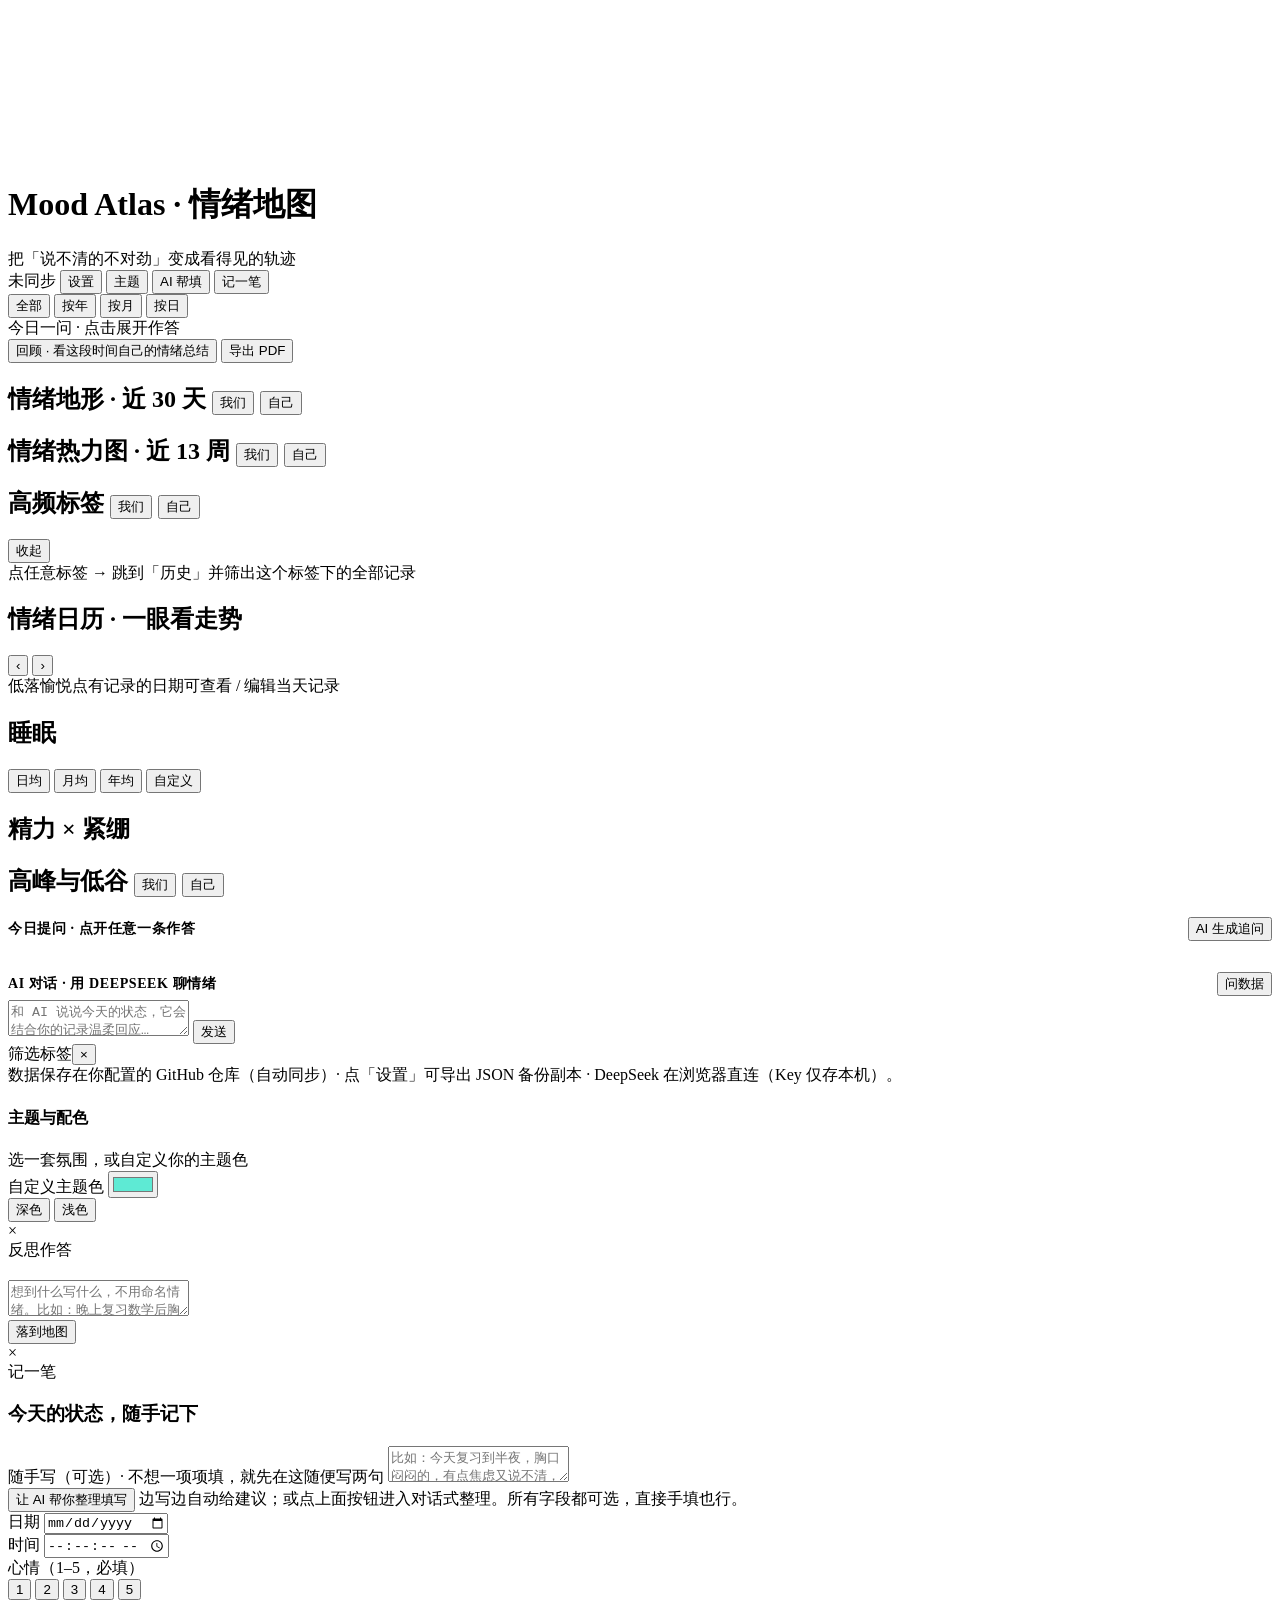
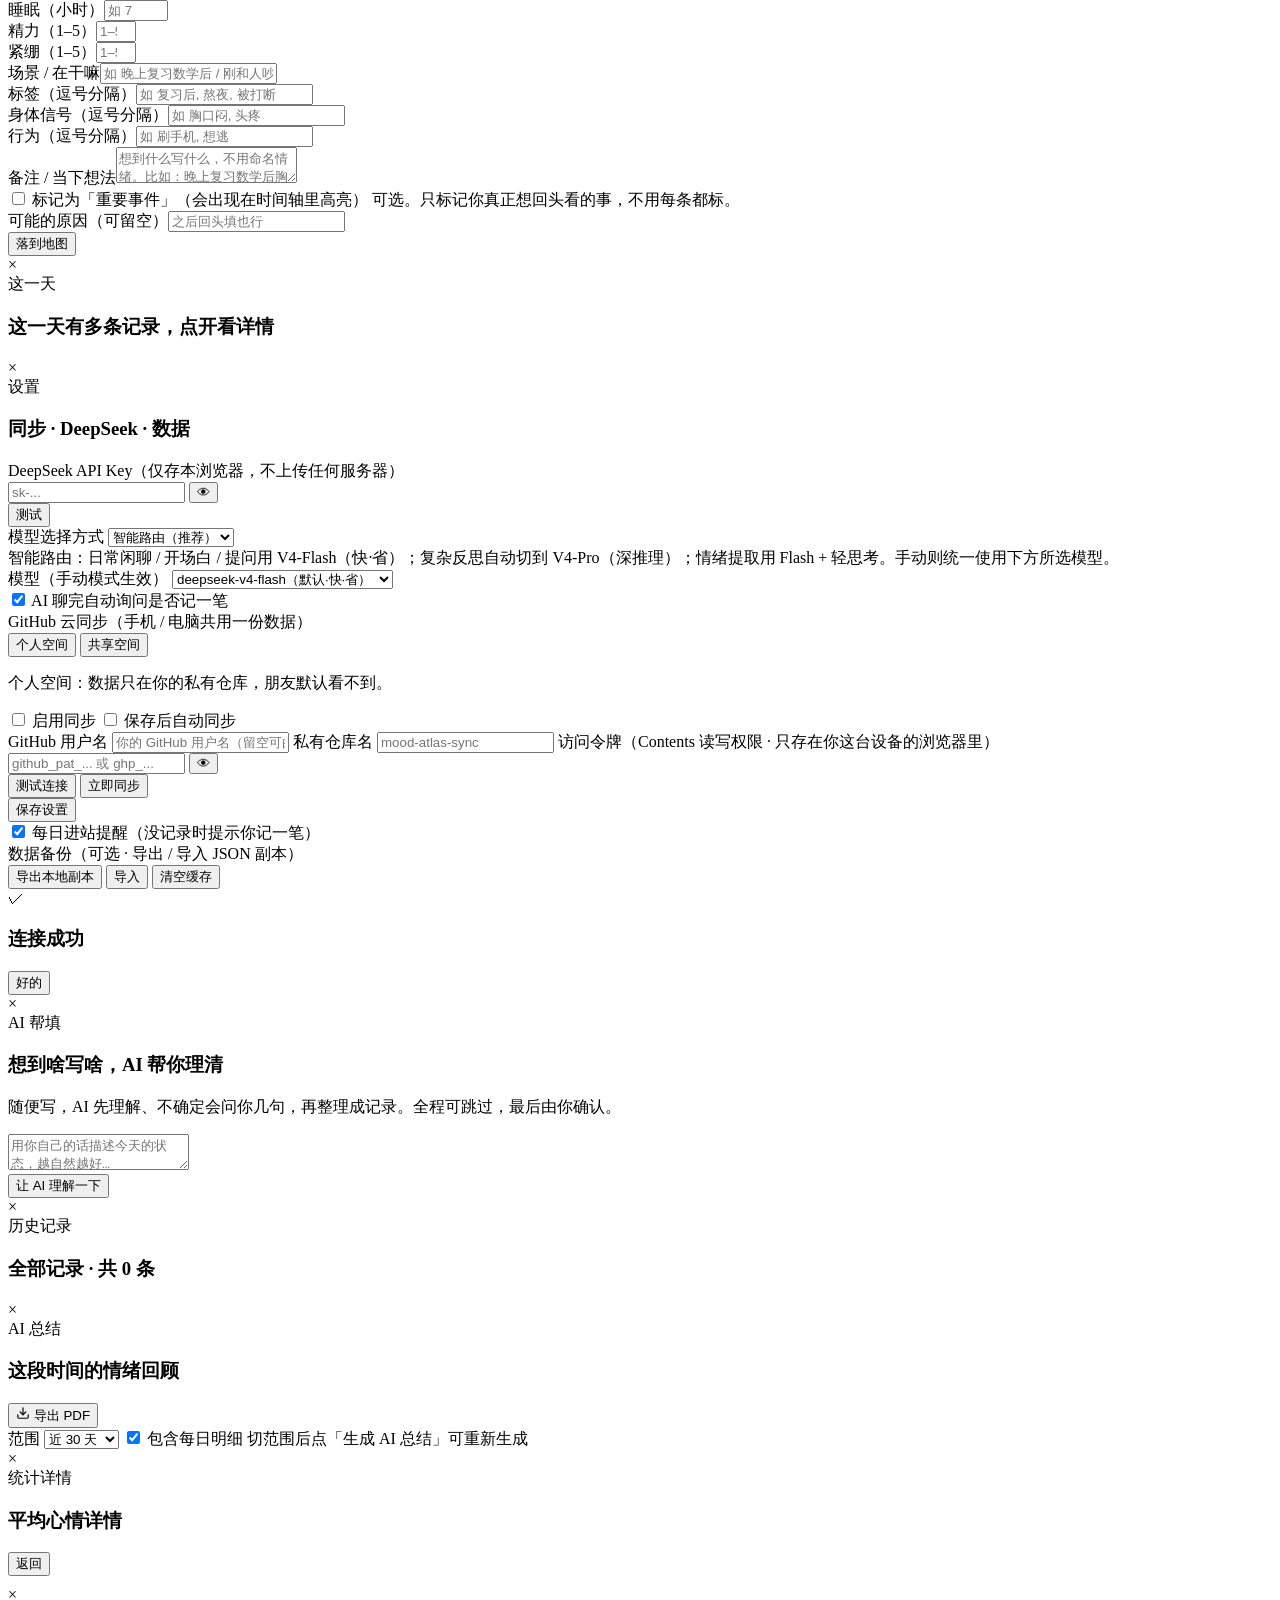
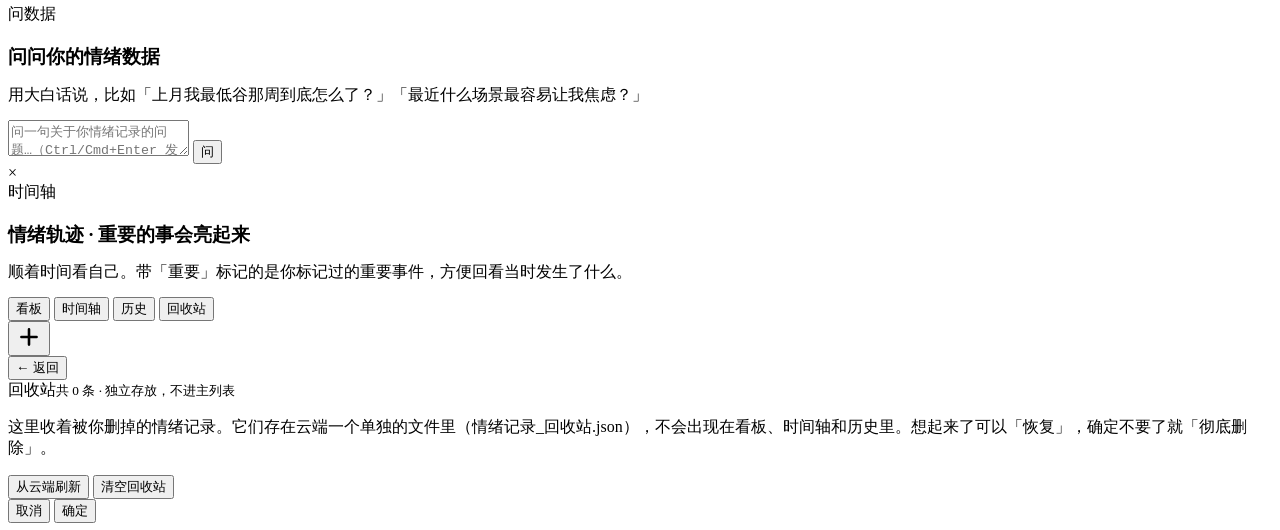
<file: tools/assets/app.html>
<!DOCTYPE html>
<html lang="zh-CN">
<head>
<meta charset="UTF-8">
<meta name="viewport" content="width=device-width, initial-scale=1.0, viewport-fit=cover">
<meta name="theme-color" content="#0a0e14">
<link rel="manifest" href="manifest.webmanifest">
<link rel="apple-touch-icon" href="icon-192.png">
<meta name="apple-mobile-web-app-capable" content="yes">
<meta name="mobile-web-app-capable" content="yes">
<title>情绪记录 · Mood Atlas</title>
<style>/*__CSS__*/</style>
</head>
<body>
<canvas id="bg"></canvas>
<div class="glow" id="glow"></div>
<div class="aurora"><span class="a1"></span><span class="a2"></span><span class="a3"></span><span class="a4"></span></div>
<div class="tip" id="tip"></div>

<header class="topbar wrap" style="padding-bottom:0">
  <div class="brand">
    <span class="dot"></span>
    <div>
      <h1>Mood Atlas · 情绪地图</h1>
      <div class="sub">把「说不清的不对劲」变成看得见的轨迹</div>
    </div>
  </div>
  <div class="tools">
    <span class="conn" id="connDot" title="同步状态"><i></i><span id="connTxt">未同步</span></span>
    <button class="btn" id="setBtn">设置</button>
    <button class="btn" id="themeBtn">主题</button>
    <button class="btn" id="aiFillBtn">AI 帮填</button>
    <button class="btn primary" id="recBtn">记一笔</button>
  </div>
</header>

<div class="wrap" id="page">
  <section class="timebar reveal" id="timeBar">
    <div class="tb-seg" id="tbSeg">
      <button class="tb-btn active" data-mode="all">全部</button>
      <button class="tb-btn" data-mode="year">按年</button>
      <button class="tb-btn" data-mode="month">按月</button>
      <button class="tb-btn" data-mode="day">按日</button>
    </div>
    <div class="tb-pick" id="tbPick"></div>
    <div class="tb-label" id="viewLabel"></div>
  </section>
  <main id="bento">
    <!-- 每日提醒 -->
    <div class="remind-bar" id="remindBar" style="display:none">
      <span class="remind-ic">🌱</span>
      <span class="remind-txt">今天还没记录哦，花 1 分钟记一笔？</span>
      <button class="btn primary sm" id="remindGo" type="button">记一笔</button>
      <button class="btn sm ghost" id="remindLater" type="button">下次再说</button>
    </div>
    <!-- HERO -->
    <section class="hero reveal">
      <div class="orb-wrap"><div id="orb"></div><div class="orb-val" id="orbVal"></div></div>
      <div class="hero-meta">
        <div class="q-label">今日一问 · 点击展开作答</div>
        <div class="today-q" id="todayQ"></div>
        <div class="date" id="heroDate"></div>
        <div class="hero-sub" id="heroSub"></div>
        <div class="hero-ai" id="heroAi"></div>
      </div>
    </section>

    <!-- 快捷：回顾 / 导出 PDF（首页入口） -->
    <div class="quick-row reveal">
      <button class="btn primary" id="reviewBtn" type="button">回顾 · 看这段时间自己的情绪总结</button>
      <button class="btn" id="heroPdf" type="button">导出 PDF</button>
    </div>

    <!-- 概览（无形胶囊） -->
    <section class="glance reveal" id="stats"></section>
    <div class="divider reveal"></div>

    <!-- 情绪地形 -->
    <section class="panel reveal">
      <h2><span class="ic"></span>情绪地形 · 近 30 天
        <span class="trend-toggle" id="trendToggle" data-self-toggle>
          <button type="button" data-v="all" class="on">我们</button>
          <button type="button" data-v="self">自己</button>
        </span>
      </h2>
      <div class="map-wrap" id="trendWrap">
        <div id="trend"></div>
        <div class="map-tip" id="mapTip" hidden></div>
      </div>
      <div class="map-legend legend" id="trendLegend"></div>
    </section>

    <div class="row2">
      <section class="panel reveal">
        <h2><span class="ic"></span>情绪热力图 · 近 13 周
          <span class="trend-toggle" data-self-toggle>
            <button type="button" data-v="all" class="on">我们</button>
            <button type="button" data-v="self">自己</button>
          </span>
        </h2>
        <div class="heat-months" id="heatMonths"></div>
        <div class="heat" id="heat"></div>
      </section>
      <section class="panel reveal" id="tagPanel">
        <div class="panel-head">
          <h2><span class="ic"></span>高频标签
            <span class="trend-toggle" data-self-toggle>
              <button type="button" data-v="all" class="on">我们</button>
              <button type="button" data-v="self">自己</button>
            </span>
          </h2>
          <button class="collapse-btn" id="tagsToggle" type="button" aria-expanded="true">收起</button>
        </div>
        <div class="collapsible" id="tagsBody">
          <div class="tagcloud" id="tags"></div>
          <div class="tag-hint">点任意标签 → 跳到「历史」并筛出这个标签下的全部记录</div>
        </div>
      </section>
    </div>

    <!-- 日历热力图 -->
    <section class="panel reveal" id="calCard">
      <div class="cal-head">
        <h2><span class="ic"></span>情绪日历 · 一眼看走势</h2>
        <div class="cal-nav">
          <button class="cal-arrow" id="calPrev" type="button" aria-label="上个月">‹</button>
          <span class="cal-title" id="calTitle"></span>
          <button class="cal-arrow" id="calNext" type="button" aria-label="下个月">›</button>
        </div>
      </div>
      <div class="cal-grid" id="calGrid"></div>
      <div class="cal-legend"><span class="cal-lg lo">低落</span><span class="cal-grad"></span><span class="cal-lg hi">愉悦</span><span class="cal-note">点有记录的日期可查看 / 编辑当天记录</span></div>
    </section>

    <div class="row3">
      <section class="panel reveal">
        <div class="panel-head">
          <h2><span class="ic"></span>睡眠</h2>
          <span class="seg-mini" id="sleepPeriod">
            <button type="button" data-v="day" class="on">日均</button>
            <button type="button" data-v="month">月均</button>
            <button type="button" data-v="year">年均</button>
            <button type="button" data-v="custom">自定义</button>
          </span>
        </div>
        <div class="sleep-custom" id="sleepCustom" style="display:none">
          <input type="date" id="sleepStart" class="sleep-date" aria-label="开始日期"> <span class="sleep-sep">至</span> <input type="date" id="sleepEnd" class="sleep-date" aria-label="结束日期">
        </div>
        <div class="sleep-wrap" id="sleep"></div>
      </section>
      <section class="panel reveal">
        <h2><span class="ic"></span>精力 × 紧绷</h2>
        <div id="scatter"></div>
      </section>
      <section class="panel reveal">
        <h2><span class="ic"></span>高峰与低谷
          <span class="trend-toggle" data-self-toggle>
            <button type="button" data-v="all" class="on">我们</button>
            <button type="button" data-v="self">自己</button>
          </span>
        </h2>
        <div class="peaks" id="peaks"></div>
      </section>
    </div>

    <!-- 提问（可点击作答） -->
    <section class="qalist reveal">
      <div style="display:flex;justify-content:space-between;align-items:center;gap:10px;flex-wrap:wrap">
        <h2 style="font-size:14px;color:var(--ink-soft);letter-spacing:.6px;text-transform:uppercase;margin:0">今日提问 · 点开任意一条作答</h2>
        <button class="btn primary sm" id="aiGen">AI 生成追问</button>
      </div>
      <div id="aiStatus" style="font-size:12px;color:var(--ink-soft);margin:6px 0 2px;min-height:14px"></div>
      <div class="qa-grid" id="qaList"></div>
    </section>

    <!-- AI 对话（DeepSeek 直连） -->
    <section class="ai-box reveal">
      <h2 style="font-size:14px;color:var(--ink-soft);letter-spacing:.6px;text-transform:uppercase;margin-bottom:4px;display:flex;justify-content:space-between;align-items:center;gap:10px"><span>AI 对话 · 用 DeepSeek 聊情绪</span><button class="btn sm ghost" id="askDataBtn" type="button">问数据</button></h2>
      <div class="ai-chat" id="aiChat"></div>
      <div class="ai-row">
        <div class="ai-input-wrap">
          <textarea id="aiInput" placeholder="和 AI 说说今天的状态，它会结合你的记录温柔回应…（Ctrl/Cmd+Enter 发送）"></textarea>
          <button class="btn primary" id="aiSend" aria-label="发送">发送</button>
        </div>
      </div>
      <div class="ai-record-prompt" id="aiRecordPrompt" style="display:none">
        <span class="arp-txt">要把这次聊到的情绪记一笔吗？</span>
        <button class="btn sm primary" id="aiRecordSave" type="button">记一笔</button>
        <button class="btn sm ghost" id="aiRecordSkip" type="button">不用了</button>
      </div>
      <div class="assist-saved" id="aiChatStatus"></div>
    </section>

  </main>

  <!-- 视图：时间轴（底部导航切换，全页展示） -->
  <section id="viewTl" class="view" hidden>
    <div class="view-head">
      <h2>情绪轨迹 · 重要的事会亮起来</h2>
      <p>顺着时间看自己。带「重要」标记的是你标记过的重要事件，方便回看当时发生了什么。</p>
      <div class="tl-toolbar">
        <input type="date" id="tlDateJump" class="tl-date-jump" title="跳转到指定日期">
        <div class="tg-legend tl-legend" id="tlAuthorLegend"></div>
      </div>
    </div>
    <section class="insight-panel panel reveal" id="insightPanel">
      <div class="panel-head">
        <h2><span class="ic"></span>情绪洞察 · 来源与相关
          <span class="trend-toggle" data-self-toggle id="insightToggle">
            <button type="button" data-v="all" class="on">我们</button>
            <button type="button" data-v="self">自己</button>
          </span>
        </h2>
        <button class="collapse-btn" id="insightCollapse" type="button" aria-expanded="true">收起</button>
      </div>
      <div class="insight-body" id="insightBody">
        <div class="insight-grid">
          <div class="insight-card">
            <h3>来源分析 · 标签</h3>
            <div id="insightTagSrc" class="src-list"></div>
          </div>
          <div class="insight-card">
            <h3>来源分析 · 场景</h3>
            <div id="insightSceneSrc" class="src-list"></div>
          </div>
          <div class="insight-card insight-card-wide">
            <h3>维度相关性</h3>
            <div id="insightCorr" class="corr-list"></div>
            <button class="btn ghost sm" id="insightAi" type="button">让 AI 解读</button>
            <div id="insightAiOut" class="insight-ai-out"></div>
          </div>
        </div>
      </div>
    </section>
    <div class="tl-list" id="viewTlList"></div>
  </section>

  <!-- 视图：历史记录（底部导航切换，全页展示） -->
  <section id="viewHist" class="view" hidden>
    <div class="view-head">
      <h2>全部记录 · 共 <span id="viewHistCount">0</span> 条</h2>
      <button class="btn primary sm" id="genReport" type="button">生成 AI 总结</button>
    </div>
    <div class="hist-toolbar">
      <input type="search" id="histSearch" class="hist-search" placeholder="搜索场景 / 备注 / 标签 / 原因…">
      <button type="button" class="hist-tagfilter" id="histTagFilterBtn"><span id="histTagFilterLabel">全部标签</span><span class="caret">▾</span></button>
      <div class="mood-chips">
        <span class="mood-chip" data-m="1">1</span>
        <span class="mood-chip" data-m="2">2</span>
        <span class="mood-chip" data-m="3">3</span>
        <span class="mood-chip" data-m="4">4</span>
        <span class="mood-chip" data-m="5">5</span>
      </div>
    </div>

    <!-- 标签关系图（Obsidian 风格节点网络）：点节点即筛选 -->
    <section class="tg-card" id="tagGraphCard">
      <div class="panel-head">
        <div class="tg-title-wrap">
          <h2><span class="ic"></span>标签关系图</h2>
          <span class="tg-sub">点一个节点，看这一类下的全部记录 · 拖空白处平移 · 滚轮 / 双指缩放</span>
        </div>
        <div class="panel-head-actions">
          <button class="btn sm ghost" id="tgArrange" type="button">整理标签</button>
          <button class="collapse-btn" id="tgToggle" type="button" aria-expanded="true">收起</button>
        </div>
      </div>
      <div class="collapsible" id="tgBody">
        <div class="tg-legend" id="authorLegend"></div>
        <div class="tg-wrap"><svg class="tg-svg" id="tagGraph" viewBox="0 0 720 420" preserveAspectRatio="xMidYMid meet"></svg></div>
        <div class="tg-foot">
          <span id="tgActive" class="tg-active"></span>
          <button class="btn sm ghost" id="tgReset" type="button">清除筛选</button>
        </div>
      </div>
    </section>

    <div class="hist-list" id="viewHistList"></div>
  </section>

  <!-- 标签筛选底部弹层（替代原生 select，UI 与 App 一致，移动端友好） -->
  <div class="modal sheet" id="tagSheet">
    <div class="sheet-card">
      <div class="sheet-head"><span>筛选标签</span><button class="sheet-x" id="tagSheetX" type="button" aria-label="关闭">×</button></div>
      <div class="sheet-body" id="tagSheetBody"></div>
    </div>
  </div>

  <footer class="foot">
    <div id="genDate"></div>
    <div>数据保存在你配置的 GitHub 仓库（自动同步）· 点「设置」可导出 JSON 备份副本 · DeepSeek 在浏览器直连（Key 仅存本机）。</div>
  </footer>
</div>

<!-- 主题面板 -->
<div class="theme-panel" id="themePanel">
  <h4>主题与配色</h4>
  <div class="tp-sub">选一套氛围，或自定义你的主题色</div>
  <div class="swatch-row" id="swatches"></div>
  <div class="tp-divider"></div>
  <div class="tp-custom">
    <label for="customColor">自定义主题色</label>
    <input type="color" id="customColor" value="#5eead4">
  </div>
  <div class="tp-toggle">
    <button class="btn" id="modeDark">深色</button>
    <button class="btn" id="modeLight">浅色</button>
  </div>
</div>
<div class="scrim" id="scrim"></div>

<!-- 作答模态框 -->
<div class="modal" id="qModal">
  <span class="mclose" id="mClose">×</span>
  <div class="mtag">反思作答</div>
  <h3 id="mQ"></h3>
  <div class="qhint-inline" id="mPrompts"></div>
  <textarea id="mInput" placeholder="想到什么写什么，不用命名情绪。比如：晚上复习数学后胸口发闷，想逃…"></textarea>
  <div class="mactions">
    <button class="btn primary" id="mDeploy">落到地图</button>
  </div>
  <div class="msaved" id="mSaved"></div>
</div>

<!-- 记一笔（网页内直接录入，可写回文件） -->
<div class="modal" id="recModal">
  <span class="mclose" id="recClose">×</span>
  <div class="mtag">记一笔</div>
  <h3>今天的状态，随手记下</h3>
  <p class="rec-tip" id="recTip" style="display:none"></p>

  <!-- 随手写（可选）：先随便写，AI 帮你整理成下面的结构化字段 -->
  <div class="rec-free">
    <label>随手写（可选）· 不想一项项填，就先在这随便写两句</label>
    <textarea id="recFree" placeholder="比如：今天复习到半夜，胸口闷闷的，有点焦虑又说不清，精力透支了，想逃…"></textarea>
    <div class="rec-free-row">
      <button class="btn" id="recAiFill" type="button">让 AI 帮你整理填写</button>
      <span class="rec-free-hint">边写边自动给建议；或点上面按钮进入对话式整理。所有字段都可选，直接手填也行。</span>
    </div>
    <div class="rec-suggest" id="recSuggest" style="display:none"></div>
  </div>

  <div class="rec-form">
    <div class="rec-row">
      <div class="rec-field" style="flex:0 0 160px">
        <label>日期</label>
        <input type="date" id="recDate">
      </div>
      <div class="rec-field" style="flex:0 0 110px">
        <label>时间</label>
        <input type="time" id="recTime" step="1">
      </div>
      <div class="rec-field" style="flex:1">
        <label>心情（1–5，必填）</label>
        <div class="mood-pick" id="recMood" data-val="3">
          <button type="button" data-m="1">1</button>
          <button type="button" data-m="2">2</button>
          <button type="button" class="active" data-m="3">3</button>
          <button type="button" data-m="4">4</button>
          <button type="button" data-m="5">5</button>
        </div>
      </div>
    </div>
    <div class="rec-row">
      <div class="rec-field"><label>睡眠（小时）</label><input type="number" id="recSleep" step="0.5" min="0" max="14" placeholder="如 7"></div>
      <div class="rec-field"><label>精力（1–5）</label><input type="number" id="recEnergy" step="1" min="1" max="5" placeholder="1–5"></div>
      <div class="rec-field"><label>紧绷（1–5）</label><input type="number" id="recTension" step="1" min="1" max="5" placeholder="1–5"></div>
    </div>
    <div class="rec-field"><label>场景 / 在干嘛</label><input type="text" id="recScene" placeholder="如 晚上复习数学后 / 刚和人吵完"></div>
    <div class="rec-field"><label>标签（逗号分隔）</label><input type="text" id="recTags" placeholder="如 复习后, 熬夜, 被打断"></div>
    <div class="rec-row">
      <div class="rec-field"><label>身体信号（逗号分隔）</label><input type="text" id="recBody" placeholder="如 胸口闷, 头疼"></div>
      <div class="rec-field"><label>行为（逗号分隔）</label><input type="text" id="recBehavior" placeholder="如 刷手机, 想逃"></div>
    </div>
    <div class="rec-field"><label>备注 / 当下想法</label><textarea id="recNote" placeholder="想到什么写什么，不用命名情绪。比如：晚上复习数学后胸口发闷，想逃…"></textarea></div>
    <div class="rec-imp-wrap">
      <label class="switch"><input type="checkbox" id="recImportant"> 标记为「重要事件」（会出现在时间轴里高亮）</label>
      <span class="rec-free-hint">可选。只标记你真正想回头看的事，不用每条都标。</span>
    </div>
    <div class="rec-field"><label>可能的原因（可留空）</label><input type="text" id="recCause" placeholder="之后回头填也行"></div>
  </div>
  <div class="mactions">
    <button class="btn danger ghost" id="recDelete" type="button" style="display:none">删除此条</button>
    <button class="btn primary" id="recSave">落到地图</button>
  </div>
  <div class="msaved" id="recSaved"></div>
</div>

<!-- 某日多条记录的选择弹窗 -->
<div class="modal" id="dayPickModal">
  <span class="mclose" id="dayPickClose">×</span>
  <div class="mtag">这一天</div>
  <h3 id="dayPickTitle">这一天有多条记录，点开看详情</h3>
  <div class="daypick-list" id="dayPickList"></div>
</div>

<!-- 设置：DeepSeek / 云同步与备份 -->
<div class="modal" id="setModal">
  <span class="mclose" id="setClose">×</span>
  <div class="mtag">设置</div>
  <h3>同步 · DeepSeek · 数据</h3>
  <div class="set-block">
    <label>DeepSeek API Key（仅存本浏览器，不上传任何服务器）</label>
    <div class="set-row">
      <div class="pwd-wrap">
        <input type="password" id="dsKey" placeholder="sk-..." autocomplete="off" spellcheck="false">
        <button type="button" class="eye-btn" id="dsKeyEye" title="显示 Key" aria-label="显示或隐藏 Key">👁</button>
      </div>
      <button class="btn" id="dsTest">测试</button>
    </div>
    <div class="key-hint" id="dsKeyHint"></div>
    <label>模型选择方式</label>
    <select id="dsRoute">
      <option value="auto">智能路由（推荐）</option>
      <option value="manual">手动指定模型</option>
    </select>
    <div class="set-hint">智能路由：日常闲聊 / 开场白 / 提问用 V4-Flash（快·省）；复杂反思自动切到 V4-Pro（深推理）；情绪提取用 Flash + 轻思考。手动则统一使用下方所选模型。</div>
    <label>模型（手动模式生效）</label>
    <select id="dsModel">
      <option value="deepseek-v4-flash">deepseek-v4-flash（默认·快·省）</option>
      <option value="deepseek-v4-pro">deepseek-v4-pro（深推理·慢·贵）</option>
    </select>
    <div class="set-inline">
      <label class="switch"><input type="checkbox" id="aiRecordAuto" checked> AI 聊完自动询问是否记一笔</label>
    </div>
  </div>
  <div class="set-divider"></div>
  <div class="set-block">
    <label>GitHub 云同步（手机 / 电脑共用一份数据）</label>
    <div class="seg" id="ghSeg">
      <button type="button" class="seg-btn active" data-profile="personal">个人空间</button>
      <button type="button" class="seg-btn" data-profile="shared">共享空间</button>
    </div>
    <p class="set-hint" id="ghHint">个人空间：数据只在你的私有仓库，朋友默认看不到。</p>
    <div class="set-inline">
      <label class="switch"><input type="checkbox" id="ghEnable"> 启用同步</label>
      <label class="switch"><input type="checkbox" id="ghAuto"> 保存后自动同步</label>
    </div>
    <div class="gh-guide" id="ghGuideWrap" style="display:none">
      第一次用？需要先在 GitHub 建一个自己的私有仓库和访问令牌（免费，约 3 分钟）。
      <a id="ghGuideLink" href="./guide.html" target="_blank" rel="noopener">查看从零开始的图文步骤</a>
    </div>
    <label>GitHub 用户名</label>
    <input type="text" id="ghUser" placeholder="你的 GitHub 用户名（留空可由令牌自动识别）">
    <label>私有仓库名</label>
    <input type="text" id="ghRepo" placeholder="mood-atlas-sync">
    <label>访问令牌（Contents 读写权限 · 只存在你这台设备的浏览器里）</label>
    <div class="pwd-wrap">
      <input type="password" id="ghToken" placeholder="github_pat_... 或 ghp_..." autocomplete="off" spellcheck="false">
      <button type="button" class="eye-btn" id="ghTokenEye" title="显示令牌" aria-label="显示或隐藏令牌">👁</button>
    </div>
    <div class="key-hint" id="ghTokenHint"></div>
    <div class="set-row-nick" id="ghNickWrap" style="display:none">
      <label>共享空间昵称（会出现在你共享的记录上，方便一起用的人辨认）</label>
      <input type="text" id="ghNick" placeholder="如 小苏 / 阿May">
    </div>
    <div class="set-row">
      <button class="btn" id="ghTest">测试连接</button>
      <button class="btn primary" id="ghSync">立即同步</button>
    </div>
      <div class="msaved" id="ghMsg"></div>
      <div class="set-row set-save-row">
        <button class="btn primary" id="setSave">保存设置</button>
      </div>
      <div class="set-inline">
        <label class="switch"><input type="checkbox" id="remindOn" checked> 每日进站提醒（没记录时提示你记一笔）</label>
      </div>
  </div>
  <div class="set-divider"></div>
  <div class="set-block">
    <label>数据备份（可选 · 导出 / 导入 JSON 副本）</label>
    <div class="set-row">
      <button class="btn" id="setExport">导出本地副本</button>
      <button class="btn" id="setImportBtn">导入</button>
      <button class="btn" id="setClear">清空缓存</button>
    </div>
    <input type="file" id="setImport" accept="application/json,.json" hidden>
  </div>
  <div class="msaved" id="setMsg"></div>
  <div class="set-ver" id="setVer"></div>
</div>

<!-- GitHub 测试连接结果弹窗（独立浮层，可叠加在设置面板之上） -->
<div class="alert-scrim" id="ghTestScrim"></div>
<div class="alert-modal" id="ghTestModal" role="alertdialog" aria-modal="true" aria-labelledby="ghTestTitle">
  <div class="alert-ico" id="ghTestIco">✓</div>
  <h3 id="ghTestTitle">连接成功</h3>
  <p class="alert-body" id="ghTestBody"></p>
  <div class="alert-actions">
    <button class="btn primary" id="ghTestOk">好的</button>
  </div>
</div>

<!-- AI 帮填（对话式：随手写 → AI 理解/追问澄清 → 你确认） -->
<div class="modal" id="extractModal">
  <span class="mclose" id="extractClose">×</span>
  <div class="mtag">AI 帮填</div>
  <h3>想到啥写啥，AI 帮你理清</h3>
  <p class="rec-tip" style="font-weight:400;color:var(--ink-soft)">随便写，AI 先理解、不确定会问你几句，再整理成记录。全程可跳过，最后由你确认。</p>
  <textarea id="extractText" placeholder="用你自己的话描述今天的状态，越自然越好…"></textarea>
  <div class="mactions">
    <button class="btn primary" id="extractBtn">让 AI 理解一下</button>
  </div>
  <div class="extract-chat" id="extractChat"></div>
  <div id="extractFollow" style="display:none">
    <textarea id="extractAns" placeholder="回答 AI 的问题，或补充任何想说的…"></textarea>
    <div class="mactions">
      <button class="btn primary" id="extractAnsBtn">回答并再判断</button>
      <button class="btn" id="extractApply">采用目前理解，去填写</button>
    </div>
  </div>
  <div class="msaved" id="extractStatus"></div>
</div>

<!-- 历史记录（全部条目列表，手机端主入口之一） -->
<div class="modal" id="histModal">
  <span class="mclose" id="histClose">×</span>
  <div class="mtag">历史记录</div>
  <h3>全部记录 · 共 <span id="histCount">0</span> 条</h3>
  <div class="hist-list" id="histList"></div>
</div>

<!-- AI 总结报告 -->
<div class="modal" id="reportModal">
  <span class="mclose" id="reportClose">×</span>
  <div class="mtag">AI 总结</div>
  <div class="report-head">
    <h3>这段时间的情绪回顾</h3>
    <button class="btn sm primary" id="reportPdf" type="button">
      <svg viewBox="0 0 24 24" width="14" height="14" fill="none" stroke="currentColor" stroke-width="2" stroke-linecap="round" stroke-linejoin="round"><path d="M21 15v4a2 2 0 0 1-2 2H5a2 2 0 0 1-2-2v-4"/><polyline points="7 10 12 15 17 10"/><line x1="12" y1="15" x2="12" y2="3"/></svg>
      导出 PDF
    </button>
  </div>
  <div class="report-range">
    <label>范围</label>
    <select id="repRange">
      <option value="week">近 7 天</option>
      <option value="month" selected>近 30 天</option>
      <option value="year">近 1 年</option>
      <option value="all">全部</option>
      <option value="custom">自定义…</option>
    </select>
    <div class="report-custom" id="repCustom" style="display:none">
      <input type="date" id="repStart" class="rep-date" aria-label="起始日期">
      <span class="rep-arrow">→</span>
      <input type="date" id="repEnd" class="rep-date" aria-label="结束日期">
    </div>
    <label class="rep-check"><input type="checkbox" id="repDaily" checked> 包含每日明细</label>
    <span class="report-hint">切范围后点「生成 AI 总结」可重新生成</span>
  </div>
  <div class="report-stats" id="reportStats"></div>
  <div class="report-body" id="reportBody"></div>
</div>

<!-- 平均心情 / 平均睡眠 详情（手机端替代导出 PDF） -->
<div class="modal stat-detail" id="statDetail">
  <span class="mclose sd-x">×</span>
  <div class="mtag">统计详情</div>
  <h3 class="sd-title">平均心情详情</h3>
  <div class="report-head" style="margin-bottom:10px">
    <button class="btn sm" type="button" id="statBack">返回</button>
  </div>
  <div class="sd-body"></div>
</div>

<!-- 问数据：用自然语言查询自己的历史记录 -->
<div class="modal" id="askModal">
  <span class="mclose" id="askClose">×</span>
  <div class="mtag">问数据</div>
  <h3>问问你的情绪数据</h3>
  <p class="rec-tip" style="font-weight:400;color:var(--ink-soft);margin:-4px 0 14px">用大白话说，比如「上月我最低谷那周到底怎么了？」「最近什么场景最容易让我焦虑？」</p>
  <div class="ai-chat" id="askChat"></div>
  <div class="ai-row">
    <div class="ai-input-wrap">
      <textarea id="askInput" placeholder="问一句关于你情绪记录的问题…（Ctrl/Cmd+Enter 发送）"></textarea>
      <button class="btn primary" id="askSend" aria-label="发送">问</button>
    </div>
  </div>
  <div class="assist-saved" id="askStatus"></div>
</div>

<!-- 时间轴：按时间串联所有记录，重要事件高亮 -->
<div class="modal" id="tlModal">
  <span class="mclose" id="tlClose">×</span>
  <div class="mtag">时间轴</div>
  <h3>情绪轨迹 · 重要的事会亮起来</h3>
  <p class="rec-tip" style="font-weight:400;color:var(--ink-soft);margin:-4px 0 14px">顺着时间看自己。带「重要」标记的是你标记过的重要事件，方便回看当时发生了什么。</p>
  <div class="tl-list" id="tlList"></div>
</div>

<!-- 底部导航：四个视图切换（看板 / 时间轴 / 历史 / 回收站）。记一笔改为右下角悬浮 FAB，更醒目且不挤。 -->
<div class="botnav" id="botnav">
  <button class="bnav-btn active" id="navDash"><span>看板</span></button>
  <button class="bnav-btn" id="navTl"><span>时间轴</span></button>
  <button class="bnav-btn" id="navHist"><span>历史</span></button>
  <button class="bnav-btn" id="navTrash"><span>回收站</span></button>
</div>
<button class="fab fab-rec" id="recFab" type="button" aria-label="记一笔" title="记一笔">
  <svg viewBox="0 0 24 24" width="26" height="26" aria-hidden="true"><path d="M12 5v14M5 12h14" fill="none" stroke="currentColor" stroke-width="2.4" stroke-linecap="round"/></svg>
</button>

<script>/*__DATA__*/</script>
<script>/*__JS__*/</script>

<!-- 回收站：独立整屏页面（不是弹窗） -->
<div class="page" id="trashPage">
  <div class="page-top">
    <button class="page-back" id="trashBack" type="button">← 返回</button>
    <div class="page-title">回收站<small>共 <span id="trashCount">0</span> 条 · 独立存放，不进主列表</small></div>
  </div>
  <div class="page-body">
    <p class="page-lead">这里收着被你删掉的情绪记录。它们存在云端一个单独的文件里（情绪记录_回收站.json），不会出现在看板、时间轴和历史里。想起来了可以「恢复」，确定不要了就「彻底删除」。</p>
    <div class="page-tools">
      <button class="btn sm" id="trashRefresh" type="button">从云端刷新</button>
      <button class="btn sm danger" id="trashPurgeAll" type="button">清空回收站</button>
    </div>
    <div class="page-msg" id="trashMsg"></div>
    <div class="trash-list" id="trashList"></div>
  </div>
</div>

<!-- 通用应用内确认弹窗（替代原生 confirm） -->
<div class="modal app-confirm" id="appConfirm">
  <div class="ac-box">
    <div class="ac-msg"></div>
    <div class="ac-actions">
      <button class="btn sm ac-cancel" type="button" id="acCancel">取消</button>
      <button class="btn sm danger ac-ok" type="button" id="acOk">确定</button>
    </div>
  </div>
</div>

</body>
</html>
</file>
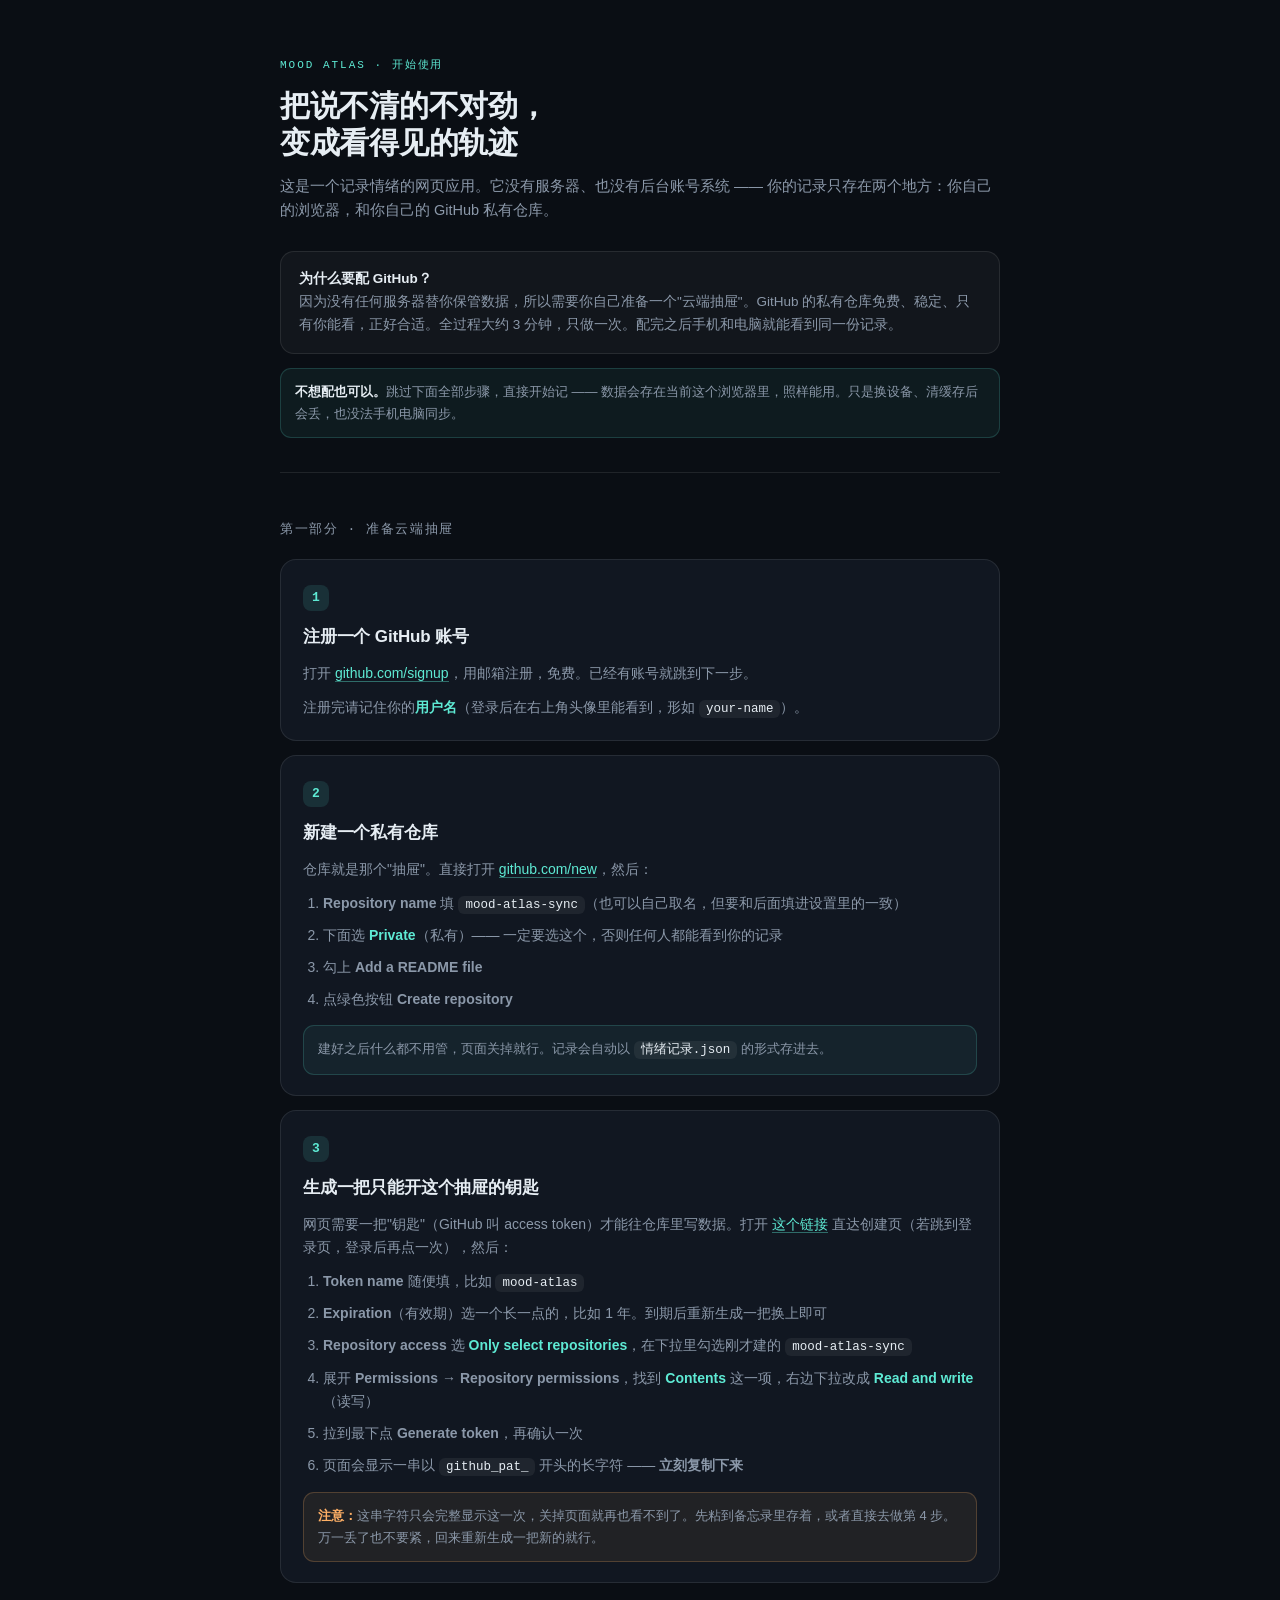
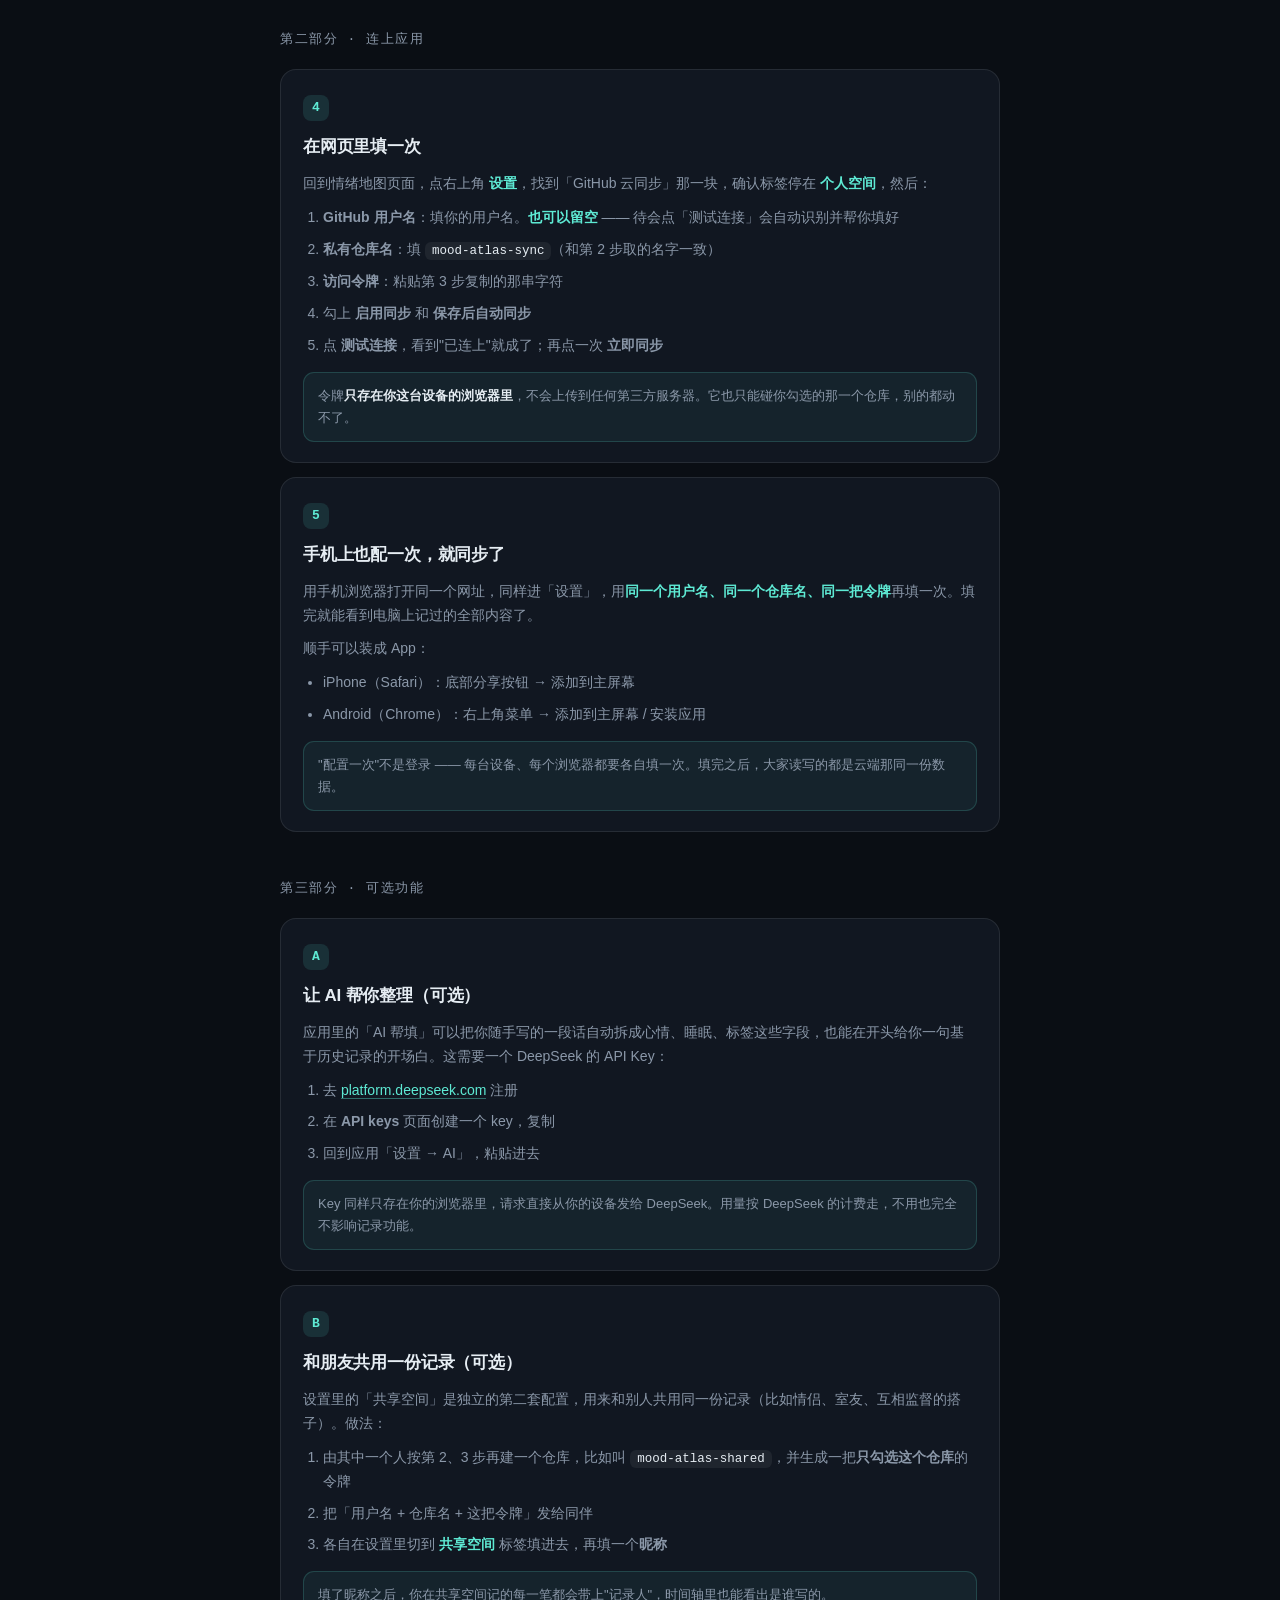
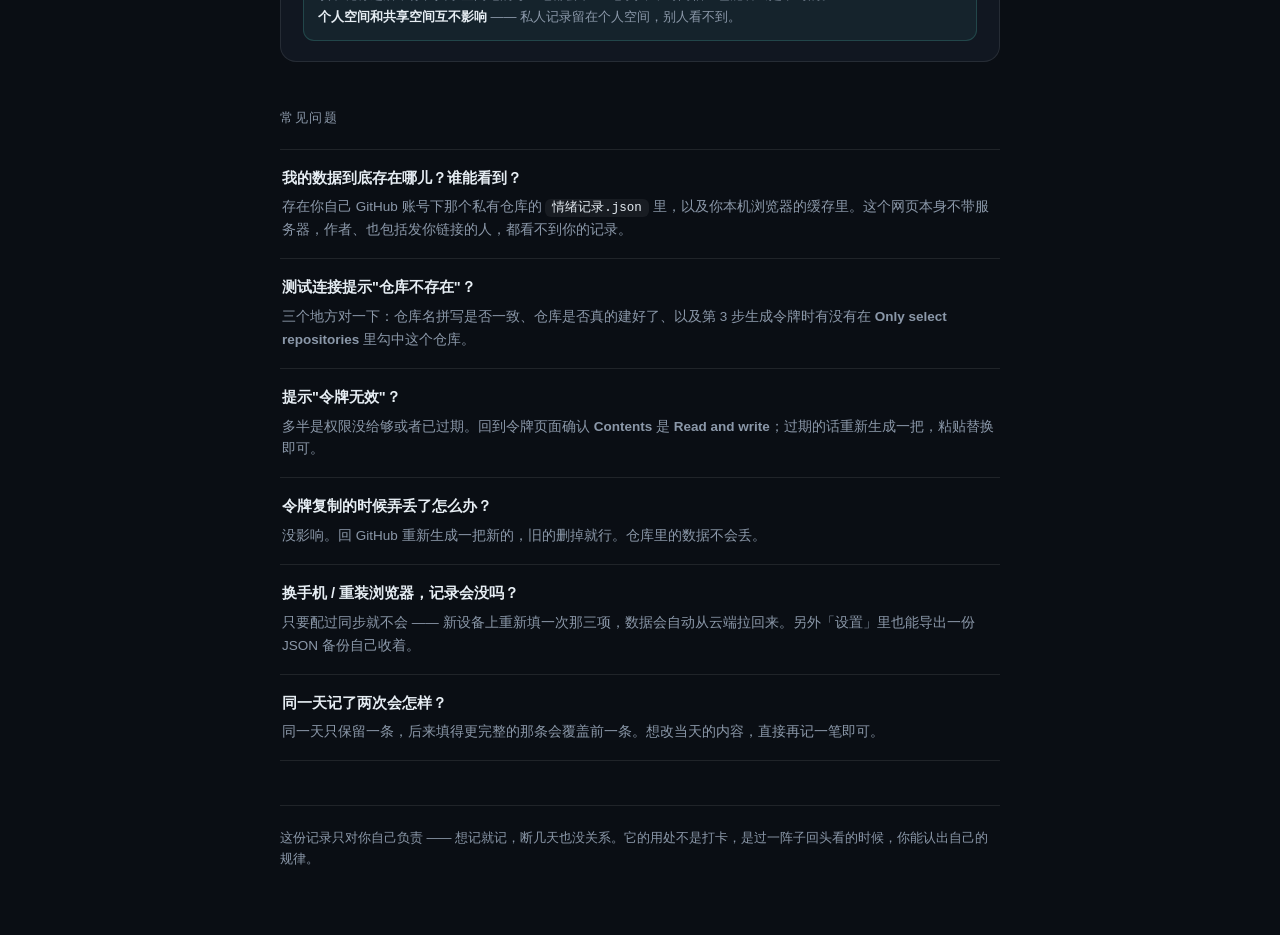
<file: tools/assets/guide.html>
<!DOCTYPE html>
<html lang="zh-CN">
<head>
<meta charset="utf-8">
<meta name="viewport" content="width=device-width,initial-scale=1,viewport-fit=cover">
<title>开始使用 · 情绪地图</title>
<style>
:root{
  --bg:#0a0e14; --bg-2:#111721; --ink:#e6edf3; --ink-dim:#8b98a9;
  --accent:#5eead4; --brd:rgba(255,255,255,.09); --glass:rgba(255,255,255,.035);
  --font:-apple-system,BlinkMacSystemFont,"Segoe UI","PingFang SC","Hiragino Sans GB","Microsoft YaHei",sans-serif;
  --mono:ui-monospace,SFMono-Regular,Menlo,Consolas,"Liberation Mono",monospace;
}
*{box-sizing:border-box}
body{
  margin:0;background:var(--bg);color:var(--ink);font-family:var(--font);
  line-height:1.7;-webkit-font-smoothing:antialiased;
  padding:0 20px calc(64px + env(safe-area-inset-bottom));
}
.wrap{max-width:720px;margin:0 auto}
header{padding:56px 0 34px;border-bottom:1px solid var(--brd)}
.kicker{font-family:var(--mono);font-size:11px;letter-spacing:.18em;text-transform:uppercase;color:var(--accent);margin:0 0 12px}
h1{font-size:30px;line-height:1.25;margin:0 0 12px;font-weight:600;letter-spacing:-.01em}
.lede{color:var(--ink-dim);font-size:14.5px;margin:0}
.tldr{
  margin:28px 0 0;padding:16px 18px;border-radius:14px;
  background:var(--glass);border:1px solid var(--brd);font-size:13.5px;color:var(--ink-dim)
}
.tldr b{color:var(--ink);font-weight:600}
h2{font-size:13px;font-family:var(--mono);letter-spacing:.12em;text-transform:uppercase;color:var(--ink-dim);margin:46px 0 18px;font-weight:500}
.step{position:relative;padding:22px 22px 20px 22px;margin:0 0 14px;border-radius:16px;background:var(--bg-2);border:1px solid var(--brd)}
.step-n{
  display:inline-flex;align-items:center;justify-content:center;width:26px;height:26px;border-radius:8px;
  background:rgba(94,234,212,.12);color:var(--accent);font-family:var(--mono);font-size:13px;font-weight:600;
  margin-bottom:12px
}
.step h3{margin:0 0 10px;font-size:17px;font-weight:600;letter-spacing:-.01em}
.step p{margin:0 0 10px;font-size:14px;color:var(--ink-dim)}
.step p:last-child{margin-bottom:0}
ol.sub,ul.sub{margin:10px 0 0;padding-left:20px;font-size:14px;color:var(--ink-dim)}
ol.sub li,ul.sub li{margin:0 0 8px}
ol.sub li:last-child,ul.sub li:last-child{margin-bottom:0}
code{font-family:var(--mono);font-size:12.5px;background:rgba(255,255,255,.06);color:var(--ink);padding:2px 7px;border-radius:6px;word-break:break-all}
.k{color:var(--accent);font-weight:600}
a{color:var(--accent);text-decoration:none;border-bottom:1px solid rgba(94,234,212,.4)}
a:hover{border-bottom-color:var(--accent)}
.note{
  margin:14px 0 0;padding:12px 14px;border-radius:11px;font-size:13px;
  background:rgba(94,234,212,.06);border:1px solid rgba(94,234,212,.18);color:var(--ink-dim)
}
.note b{color:var(--ink)}
.warn{background:rgba(255,176,102,.07);border-color:rgba(255,176,102,.22)}
.warn b{color:#ffb066}
.faq{border-top:1px solid var(--brd);padding:16px 2px}
.faq:last-of-type{border-bottom:1px solid var(--brd)}
.faq .q{font-size:14.5px;font-weight:600;margin:0 0 6px}
.faq .a{font-size:13.5px;color:var(--ink-dim);margin:0}
footer{margin:44px 0 0;padding-top:22px;border-top:1px solid var(--brd);font-size:12.5px;color:var(--ink-dim)}
@media (max-width:560px){
  header{padding:38px 0 26px}
  h1{font-size:25px}
  body{padding:0 16px 56px}
  .step{padding:18px}
}
</style>
</head>
<body>
<div class="wrap">

<header>
  <p class="kicker">Mood Atlas · 开始使用</p>
  <h1>把说不清的不对劲，<br>变成看得见的轨迹</h1>
  <p class="lede">这是一个记录情绪的网页应用。它没有服务器、也没有后台账号系统 —— 你的记录只存在两个地方：你自己的浏览器，和你自己的 GitHub 私有仓库。</p>
  <div class="tldr">
    <b>为什么要配 GitHub？</b><br>
    因为没有任何服务器替你保管数据，所以需要你自己准备一个"云端抽屉"。GitHub 的私有仓库免费、稳定、只有你能看，正好合适。全过程大约 3 分钟，只做一次。配完之后手机和电脑就能看到同一份记录。
  </div>
  <div class="note">
    <b>不想配也可以。</b>跳过下面全部步骤，直接开始记 —— 数据会存在当前这个浏览器里，照样能用。只是换设备、清缓存后会丢，也没法手机电脑同步。
  </div>
</header>

<h2>第一部分 · 准备云端抽屉</h2>

<div class="step">
  <div class="step-n">1</div>
  <h3>注册一个 GitHub 账号</h3>
  <p>打开 <a href="https://github.com/signup" target="_blank" rel="noopener">github.com/signup</a>，用邮箱注册，免费。已经有账号就跳到下一步。</p>
  <p>注册完请记住你的<span class="k">用户名</span>（登录后在右上角头像里能看到，形如 <code>your-name</code>）。</p>
</div>

<div class="step">
  <div class="step-n">2</div>
  <h3>新建一个私有仓库</h3>
  <p>仓库就是那个"抽屉"。直接打开 <a href="https://github.com/new" target="_blank" rel="noopener">github.com/new</a>，然后：</p>
  <ol class="sub">
    <li><b>Repository name</b> 填 <code>mood-atlas-sync</code>（也可以自己取名，但要和后面填进设置里的一致）</li>
    <li>下面选 <span class="k">Private</span>（私有）—— 一定要选这个，否则任何人都能看到你的记录</li>
    <li>勾上 <b>Add a README file</b></li>
    <li>点绿色按钮 <b>Create repository</b></li>
  </ol>
  <div class="note">建好之后什么都不用管，页面关掉就行。记录会自动以 <code>情绪记录.json</code> 的形式存进去。</div>
</div>

<div class="step">
  <div class="step-n">3</div>
  <h3>生成一把只能开这个抽屉的钥匙</h3>
  <p>网页需要一把"钥匙"（GitHub 叫 access token）才能往仓库里写数据。打开 <a href="https://github.com/settings/personal-access-tokens/new" target="_blank" rel="noopener">这个链接</a> 直达创建页（若跳到登录页，登录后再点一次），然后：</p>
  <ol class="sub">
    <li><b>Token name</b> 随便填，比如 <code>mood-atlas</code></li>
    <li><b>Expiration</b>（有效期）选一个长一点的，比如 1 年。到期后重新生成一把换上即可</li>
    <li><b>Repository access</b> 选 <span class="k">Only select repositories</span>，在下拉里勾选刚才建的 <code>mood-atlas-sync</code></li>
    <li>展开 <b>Permissions → Repository permissions</b>，找到 <span class="k">Contents</span> 这一项，右边下拉改成 <span class="k">Read and write</span>（读写）</li>
    <li>拉到最下点 <b>Generate token</b>，再确认一次</li>
    <li>页面会显示一串以 <code>github_pat_</code> 开头的长字符 —— <b>立刻复制下来</b></li>
  </ol>
  <div class="note warn"><b>注意：</b>这串字符只会完整显示这一次，关掉页面就再也看不到了。先粘到备忘录里存着，或者直接去做第 4 步。万一丢了也不要紧，回来重新生成一把新的就行。</div>
</div>

<h2>第二部分 · 连上应用</h2>

<div class="step">
  <div class="step-n">4</div>
  <h3>在网页里填一次</h3>
  <p>回到情绪地图页面，点右上角 <span class="k">设置</span>，找到「GitHub 云同步」那一块，确认标签停在 <span class="k">个人空间</span>，然后：</p>
  <ol class="sub">
    <li><b>GitHub 用户名</b>：填你的用户名。<span class="k">也可以留空</span> —— 待会点「测试连接」会自动识别并帮你填好</li>
    <li><b>私有仓库名</b>：填 <code>mood-atlas-sync</code>（和第 2 步取的名字一致）</li>
    <li><b>访问令牌</b>：粘贴第 3 步复制的那串字符</li>
    <li>勾上 <b>启用同步</b> 和 <b>保存后自动同步</b></li>
    <li>点 <b>测试连接</b>，看到"已连上"就成了；再点一次 <b>立即同步</b></li>
  </ol>
  <div class="note">令牌<b>只存在你这台设备的浏览器里</b>，不会上传到任何第三方服务器。它也只能碰你勾选的那一个仓库，别的都动不了。</div>
</div>

<div class="step">
  <div class="step-n">5</div>
  <h3>手机上也配一次，就同步了</h3>
  <p>用手机浏览器打开同一个网址，同样进「设置」，用<span class="k">同一个用户名、同一个仓库名、同一把令牌</span>再填一次。填完就能看到电脑上记过的全部内容了。</p>
  <p>顺手可以装成 App：</p>
  <ul class="sub">
    <li>iPhone（Safari）：底部分享按钮 → 添加到主屏幕</li>
    <li>Android（Chrome）：右上角菜单 → 添加到主屏幕 / 安装应用</li>
  </ul>
  <div class="note">"配置一次"不是登录 —— 每台设备、每个浏览器都要各自填一次。填完之后，大家读写的都是云端那同一份数据。</div>
</div>

<h2>第三部分 · 可选功能</h2>

<div class="step">
  <div class="step-n">A</div>
  <h3>让 AI 帮你整理（可选）</h3>
  <p>应用里的「AI 帮填」可以把你随手写的一段话自动拆成心情、睡眠、标签这些字段，也能在开头给你一句基于历史记录的开场白。这需要一个 DeepSeek 的 API Key：</p>
  <ol class="sub">
    <li>去 <a href="https://platform.deepseek.com/" target="_blank" rel="noopener">platform.deepseek.com</a> 注册</li>
    <li>在 <b>API keys</b> 页面创建一个 key，复制</li>
    <li>回到应用「设置 → AI」，粘贴进去</li>
  </ol>
  <div class="note">Key 同样只存在你的浏览器里，请求直接从你的设备发给 DeepSeek。用量按 DeepSeek 的计费走，不用也完全不影响记录功能。</div>
</div>

<div class="step">
  <div class="step-n">B</div>
  <h3>和朋友共用一份记录（可选）</h3>
  <p>设置里的「共享空间」是独立的第二套配置，用来和别人共用同一份记录（比如情侣、室友、互相监督的搭子）。做法：</p>
  <ol class="sub">
    <li>由其中一个人按第 2、3 步再建一个仓库，比如叫 <code>mood-atlas-shared</code>，并生成一把<b>只勾选这个仓库</b>的令牌</li>
    <li>把「用户名 + 仓库名 + 这把令牌」发给同伴</li>
    <li>各自在设置里切到 <span class="k">共享空间</span> 标签填进去，再填一个<b>昵称</b></li>
  </ol>
  <div class="note">填了昵称之后，你在共享空间记的每一笔都会带上"记录人"，时间轴里也能看出是谁写的。<br><b>个人空间和共享空间互不影响</b> —— 私人记录留在个人空间，别人看不到。</div>
</div>

<h2>常见问题</h2>

<div class="faq">
  <p class="q">我的数据到底存在哪儿？谁能看到？</p>
  <p class="a">存在你自己 GitHub 账号下那个私有仓库的 <code>情绪记录.json</code> 里，以及你本机浏览器的缓存里。这个网页本身不带服务器，作者、也包括发你链接的人，都看不到你的记录。</p>
</div>
<div class="faq">
  <p class="q">测试连接提示"仓库不存在"？</p>
  <p class="a">三个地方对一下：仓库名拼写是否一致、仓库是否真的建好了、以及第 3 步生成令牌时有没有在 <b>Only select repositories</b> 里勾中这个仓库。</p>
</div>
<div class="faq">
  <p class="q">提示"令牌无效"？</p>
  <p class="a">多半是权限没给够或者已过期。回到令牌页面确认 <b>Contents</b> 是 <b>Read and write</b>；过期的话重新生成一把，粘贴替换即可。</p>
</div>
<div class="faq">
  <p class="q">令牌复制的时候弄丢了怎么办？</p>
  <p class="a">没影响。回 GitHub 重新生成一把新的，旧的删掉就行。仓库里的数据不会丢。</p>
</div>
<div class="faq">
  <p class="q">换手机 / 重装浏览器，记录会没吗？</p>
  <p class="a">只要配过同步就不会 —— 新设备上重新填一次那三项，数据会自动从云端拉回来。另外「设置」里也能导出一份 JSON 备份自己收着。</p>
</div>
<div class="faq">
  <p class="q">同一天记了两次会怎样？</p>
  <p class="a">同一天只保留一条，后来填得更完整的那条会覆盖前一条。想改当天的内容，直接再记一笔即可。</p>
</div>

<footer>
  这份记录只对你自己负责 —— 想记就记，断几天也没关系。它的用处不是打卡，是过一阵子回头看的时候，你能认出自己的规律。
</footer>

</div>
</body>
</html>
</file>
